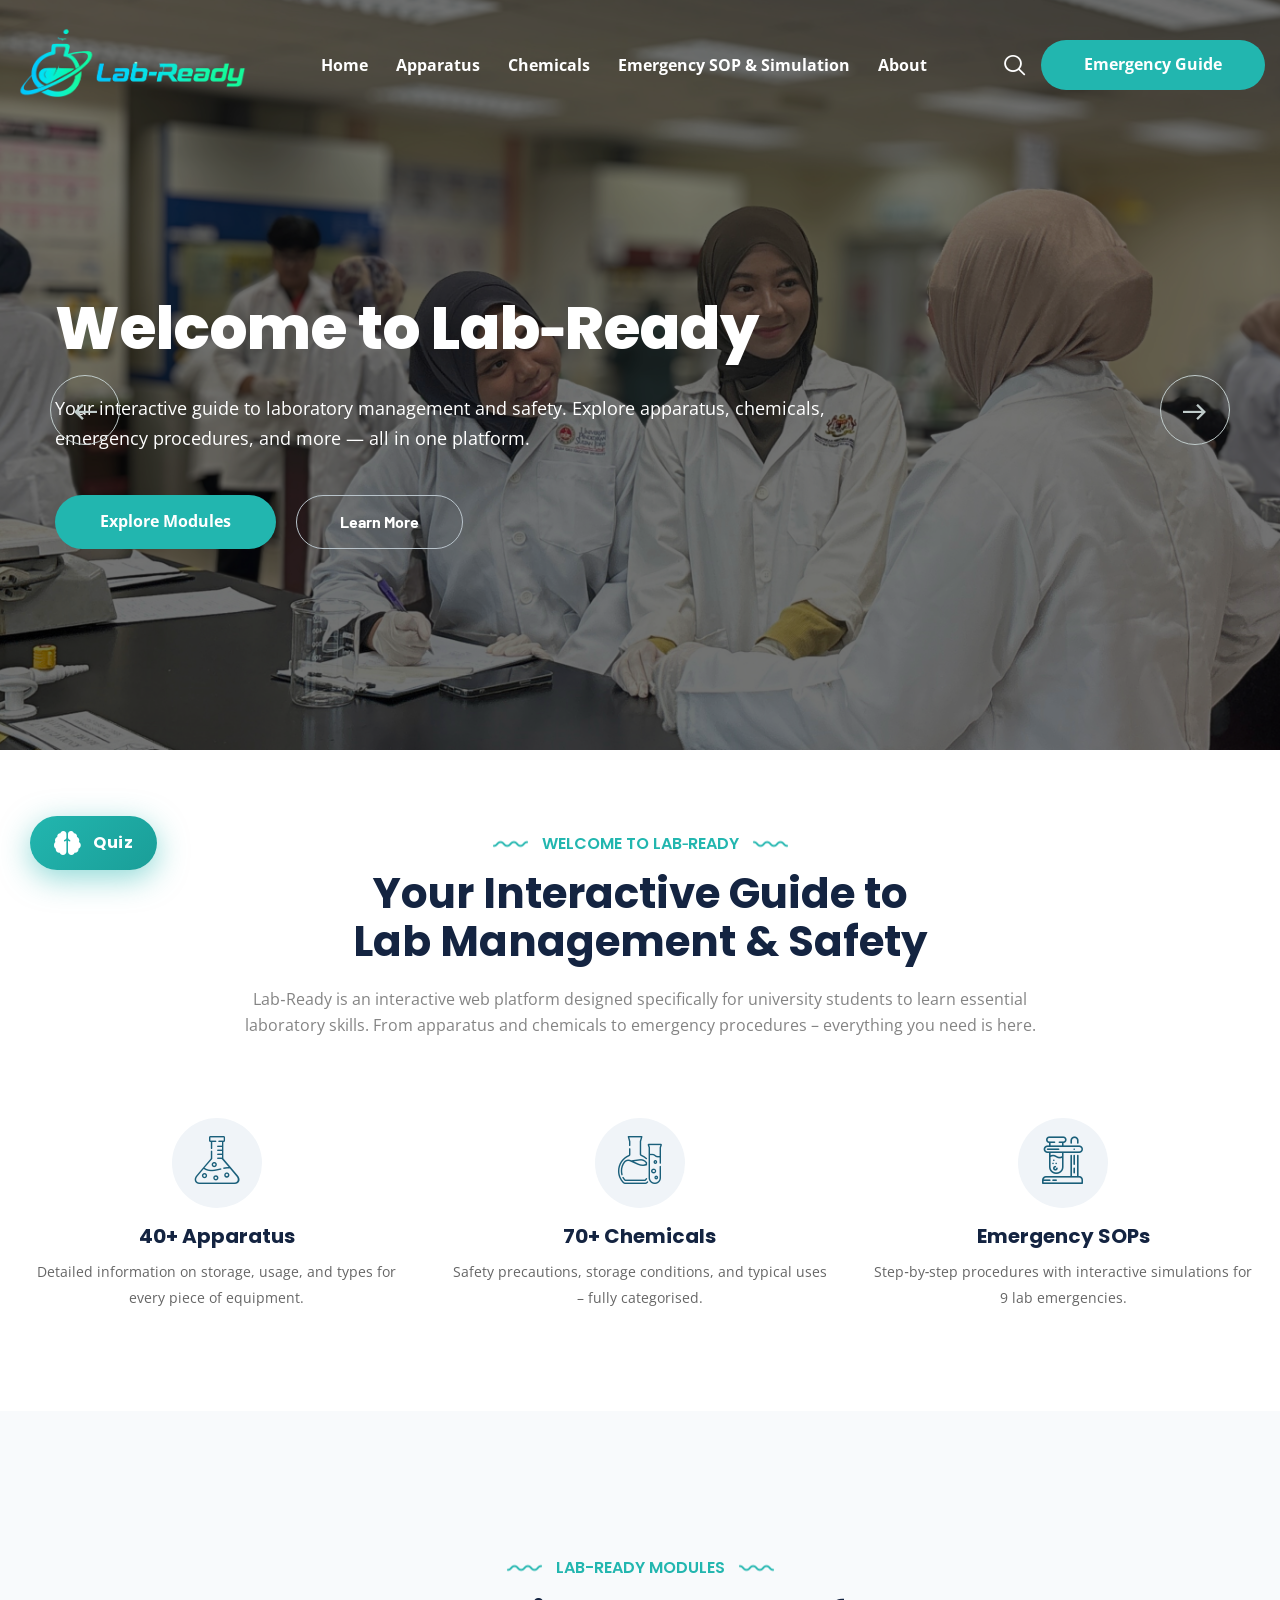
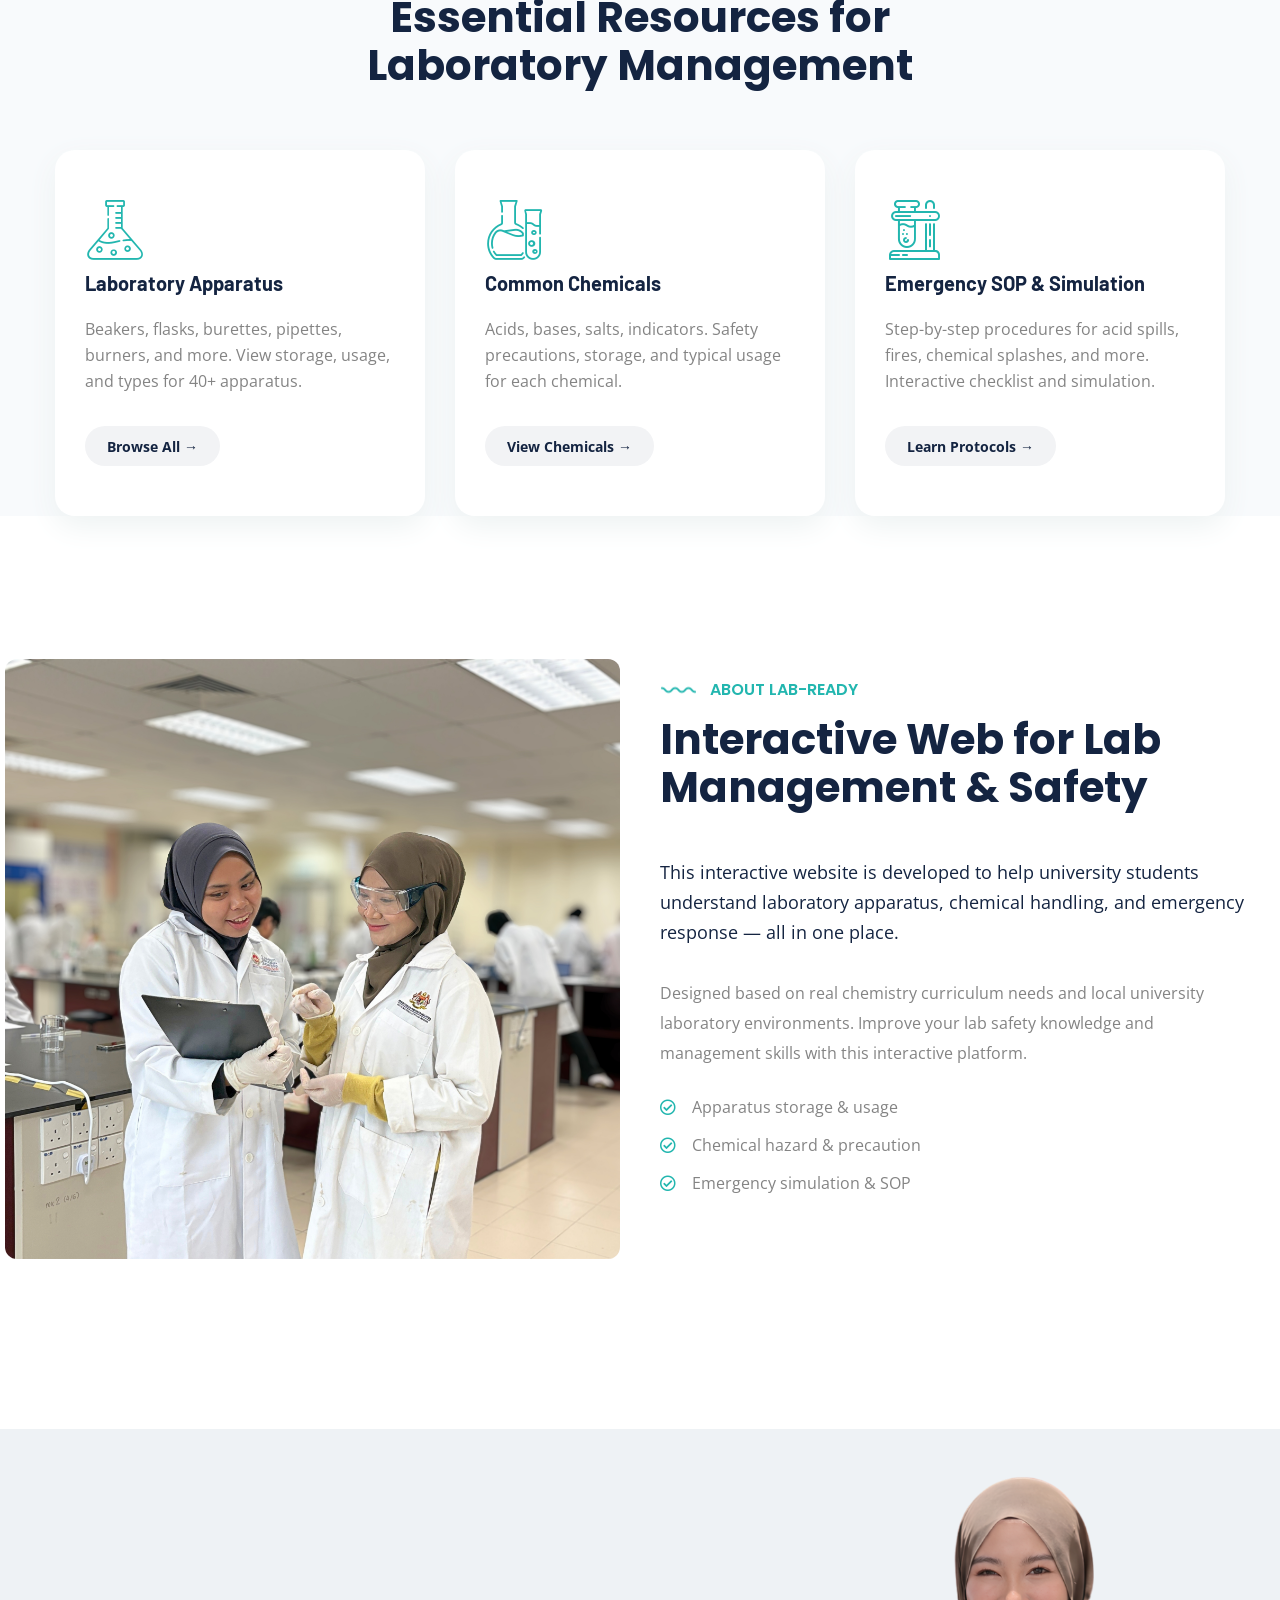
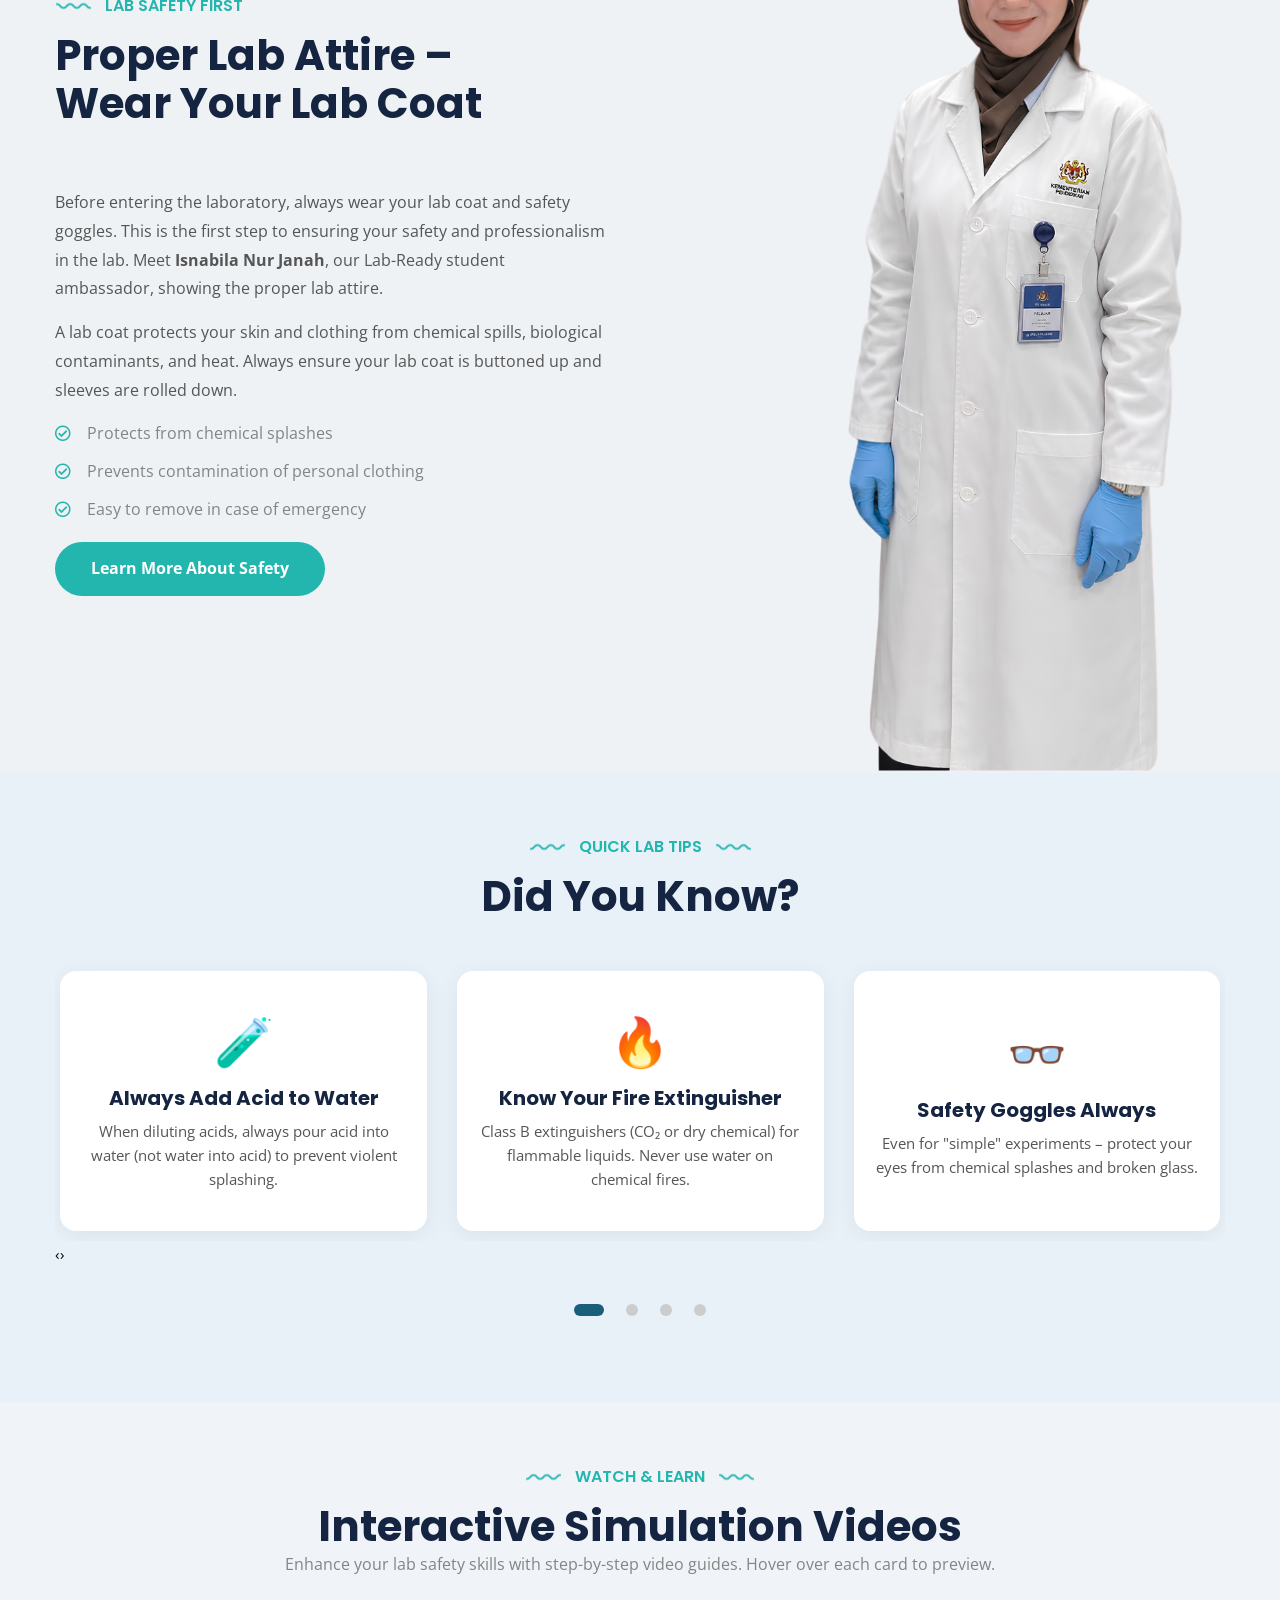
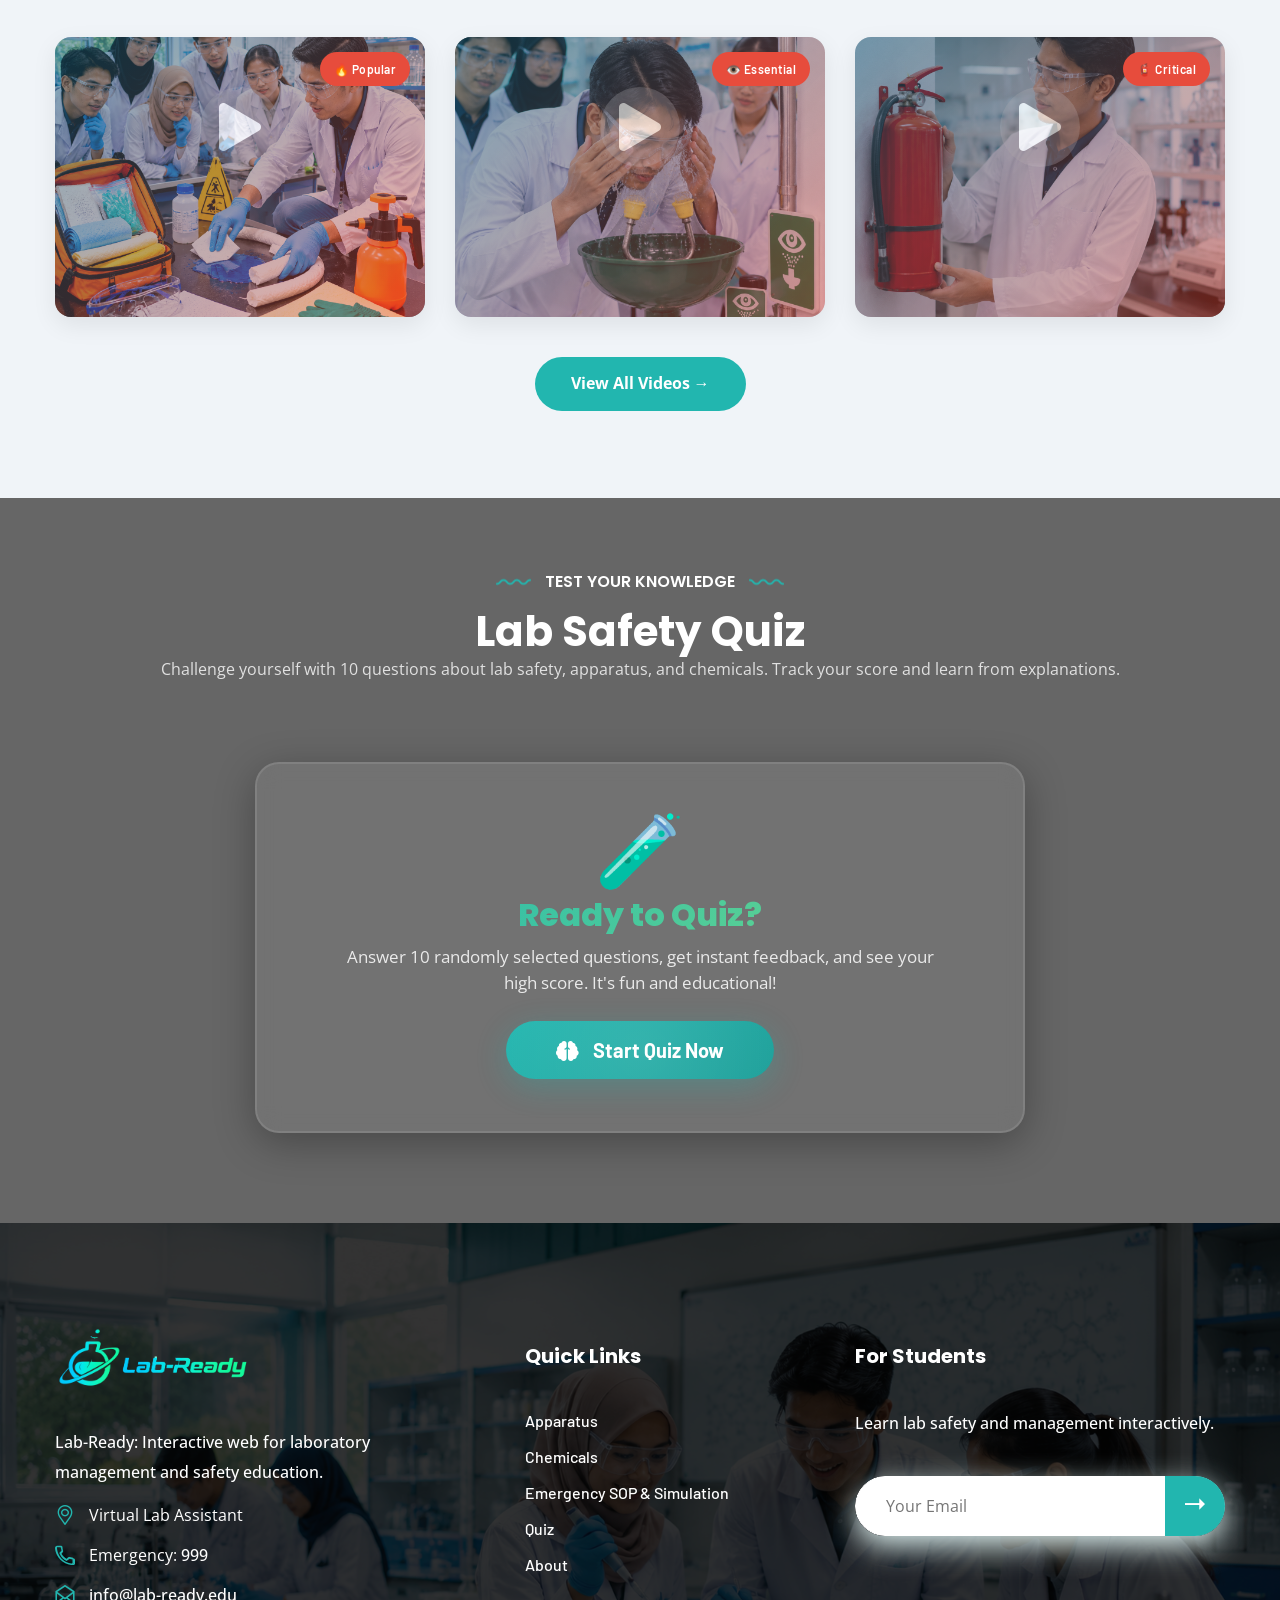
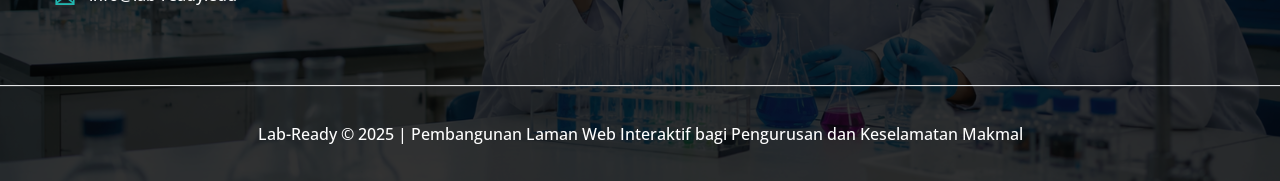
<file: Laborex Pack/Laborex/index.html>
<!DOCTYPE html>
<html lang="en">
<head>
<meta charset="utf-8">
<meta http-equiv="X-UA-Compatible" content="IE=edge">
<meta name="viewport" content="width=device-width, initial-scale=1.0, maximum-scale=1.0, user-scalable=0">
<title>Lab-Ready | Interactive Lab Management & Safety</title>

<!-- Fav Icon -->
<link rel="icon" href="assets/images/favicon.ico" type="image/x-icon">

<!-- Google Fonts -->
<link href="https://fonts.googleapis.com/css2?family=Barlow:ital,wght@0,300;0,400;0,500;0,600;0,700;0,800;0,900;1,300;1,400;1,500;1,600;1,700;1,800;1,900&display=swap" rel="stylesheet">
<link href="https://fonts.googleapis.com/css2?family=Open+Sans:ital,wght@0,300;0,400;0,600;0,700;0,800;1,300;1,400;1,600;1,700;1,800&display=swap" rel="stylesheet">
<link href="https://fonts.googleapis.com/css2?family=Poppins:wght@400;500;600;700;800;900&display=swap" rel="stylesheet">

<!-- Stylesheets -->
<link href="assets/css/font-awesome-all.css" rel="stylesheet">
<link href="assets/css/flaticon.css" rel="stylesheet">
<link href="assets/css/owl.css" rel="stylesheet">
<link href="assets/css/bootstrap.css" rel="stylesheet">
<link href="assets/css/jquery.fancybox.min.css" rel="stylesheet">
<link href="assets/css/animate.css" rel="stylesheet">
<link href="assets/css/color.css" rel="stylesheet">
<link href="assets/css/style.css" rel="stylesheet">
<link href="assets/css/responsive.css" rel="stylesheet">

<style>
/* ====== Override fonts for chemistry theme ====== */
h1, h2, h3, h4, h5, h6,
.sec-title h2,
.banner-section .content-box h2,
.page-title .title h1,
.quiz-promo-card h3,
.floating-quiz-btn .btn-text {
    font-family: 'Poppins', 'Barlow', sans-serif !important;
    font-weight: 700;
}
body, p, li, .btn, .theme-btn-one, .theme-btn-two {
    font-family: 'Inter', 'Open Sans', sans-serif;
}

/* ====== Base & existing styles ====== */
.btn-page-link {
    transition: all 0.3s ease;
}
.btn-page-link:hover {
    transform: translateY(-3px);
}
.service-block-one .inner-box {
    transition: transform 0.3s ease, box-shadow 0.3s ease;
}
.service-block-one .inner-box:hover {
    transform: translateY(-8px);
    box-shadow: 0 15px 30px rgba(0,0,0,0.1);
}
.loader-wrap {
    display: none;
}

/* ====== Banner ====== */
.banner-carousel .slide-item {
    position: relative;
    overflow: hidden;
}
.banner-carousel .slide-item .bg-img {
    position: absolute;
    top: 0;
    left: 0;
    width: 100%;
    height: 100%;
    background-size: cover;
    background-position: center;
    transition: transform 10s ease-in;
    transform: scale(1);
    z-index: 0;
}
.banner-carousel .active .slide-item .bg-img {
    transform: scale(1.4);
}
.banner-carousel .slide-item .auto-container {
    position: relative;
    z-index: 2;
}
.banner-carousel .slide-item:before {
    content: '';
    position: absolute;
    top: 0;
    left: 0;
    width: 100%;
    height: 100%;
    background: rgba(0,0,0,0.6);
    z-index: 1;
}
.banner-section.style-four.style-five {
    padding: 0 !important;
    position: relative;
    overflow: hidden;
}
.banner-section .banner-carousel .slide-item {
    min-height: 750px;
    display: flex;
    align-items: center;
}
.banner-section .banner-carousel .slide-item .bg-img {
    position: absolute;
    top: 0;
    left: 0;
    width: 100%;
    height: 100%;
    background-size: cover;
    background-position: center;
    z-index: 0;
}
.banner-section .banner-carousel .slide-item:before {
    content: '';
    position: absolute;
    top: 0;
    left: 0;
    width: 100%;
    height: 100%;
    background: rgba(0,0,0,0.55);
    z-index: 1;
}
.banner-section .banner-carousel .auto-container {
    position: relative;
    z-index: 2;
}
.banner-section.style-five .image-box {
    padding: 0 !important;
    margin: 0 !important;
}
.banner-section.style-five .image-box .image {
    z-index: auto;
}
.banner-section.style-five .image-box .image:before,
.banner-section.style-five .image-box .admin-box,
.banner-section.style-five .pattern-layer {
    display: none !important;
}

/* ====== Section Backgrounds ====== */
.bg-white {
    background: #ffffff;
}
.bg-light-gray {
    background: #f8fafc;
}
.bg-mid-gray {
    background: #eef2f5;
}
.bg-soft-blue {
    background: #f0f4f8;
}
.bg-lighter-blue {
    background: #e8f0f8;
}

/* ====== Introduction ====== */
.intro-feature-item {
    text-align: center;
    padding: 20px;
    transition: all 0.3s ease;
}
.intro-feature-item:hover {
    transform: translateY(-5px);
}
.intro-feature-icon {
    font-size: 48px;
    margin-bottom: 15px;
    display: inline-block;
    background: #f0f4f8;
    width: 90px;
    height: 90px;
    line-height: 90px;
    border-radius: 50%;
    color: #1a5f7a;
    transition: 0.3s;
}
.intro-feature-item:hover .intro-feature-icon {
    background: #1a5f7a;
    color: #fff;
}
.intro-feature-item h4 {
    font-size: 20px;
    margin-bottom: 10px;
}
.intro-feature-item p {
    font-size: 14px;
    color: #666;
}

/* ====== About Section – Fixed Height Columns with Gap ====== */
.about-style-two .auto-container {
    max-width: 1320px;
    padding: 0 20px;
}

.about-fixed-row {
    display: flex;
    align-items: stretch;
    height: 600px;
    gap: 40px;
}
@media (max-width: 991px) {
    .about-fixed-row {
        height: auto;
        flex-direction: column;
        gap: 30px;
    }
}

.about-fixed-row .image-column,
.about-fixed-row .content-column {
    flex: 0 0 calc(50% - 20px);
    max-width: calc(50% - 20px);
    height: 100%;
    overflow: hidden;
}
@media (max-width: 991px) {
    .about-fixed-row .image-column,
    .about-fixed-row .content-column {
        flex: 0 0 100%;
        max-width: 100%;
        height: auto;
    }
}

.about-image-wrapper {
    width: 100%;
    height: 100%;
    overflow: hidden;
    border-radius: 12px;
    position: relative;
}
.about-image-wrapper img {
    width: 100%;
    height: 100%;
    object-fit: cover;
    display: block;
    transition: transform 0.6s cubic-bezier(0.25, 0.46, 0.45, 0.94);
}
.about-image-wrapper:hover img {
    transform: scale(1.08);
}
@media (max-width: 991px) {
    .about-image-wrapper {
        height: 300px;
    }
}

.about-content-wrapper {
    display: flex;
    align-items: center;
    height: 100%;
    padding: 20px 0;
}
@media (max-width: 991px) {
    .about-content-wrapper {
        height: auto;
        padding: 20px 0;
    }
}
.about-content-wrapper .content-box {
    padding-right: 20px;
}
@media (max-width: 991px) {
    .about-content-wrapper .content-box {
        padding-right: 0;
    }
}

/* ====== LAB ATTIRE – Gambar di Kanan (Foreground) ====== */
.lab-attire-section .auto-container {
    position: relative;
    overflow: visible;
}
.lab-attire-section .attire-foreground-image {
    position: absolute;
    right: -5%;
    top: 45%;
    transform: translateY(-50%);
    width: 600px;
    z-index: 10;
    pointer-events: none;
}
.lab-attire-section .attire-foreground-image img {
    display: block;
    width: 100%;
    height: auto;
}
.lab-attire-section .attire-content {
    padding: 20px 20px 20px 0;
}
.lab-attire-section .attire-desc {
    font-size: 16px;
    line-height: 1.8;
    color: #555;
    margin-bottom: 15px;
}
@media (max-width: 991px) {
    .lab-attire-section .attire-foreground-image {
        position: relative;
        right: auto;
        top: auto;
        transform: none;
        width: 60%;
        margin: 0 auto 30px;
        pointer-events: auto;
    }
    .lab-attire-section .row {
        flex-direction: column-reverse;
    }
    .lab-attire-section .attire-content {
        padding: 0;
    }
}
@media (max-width: 576px) {
    .lab-attire-section .attire-foreground-image {
        width: 80%;
    }
}
@media (max-width: 400px) {
    .lab-attire-section .attire-foreground-image {
        width: 90%;
    }
}

/* ====== Quick Tips – Auto-scroll Carousel ====== */
.quick-tips-carousel {
    padding: 60px 0 80px;
}
.quick-tips-carousel .sec-title {
    margin-bottom: 40px;
}
.quick-tips-carousel-owl .slider-tip-item {
    padding: 10px 5px;
}
.quick-tips-carousel-owl .slider-tip-item .inner-box {
    padding: 30px 20px;
    min-height: 260px;
    background: #fff;
    border-radius: 16px;
    box-shadow: 0 5px 25px rgba(0,0,0,0.06);
    transition: transform 0.35s cubic-bezier(0.25, 0.46, 0.45, 0.94),
                box-shadow 0.35s ease;
    display: flex;
    flex-direction: column;
    justify-content: center;
    text-align: center;
    height: 100%;
}
.quick-tips-carousel-owl .slider-tip-item .inner-box .icon-box {
    font-size: 48px;
    display: block;
    margin-bottom: 18px;
    line-height: 1.2;
    transition: transform 0.3s ease;
}
.quick-tips-carousel-owl .slider-tip-item .inner-box h4 {
    font-size: 20px;
    font-weight: 700;
    margin-bottom: 8px;
}
.quick-tips-carousel-owl .slider-tip-item .inner-box p {
    font-size: 15px;
    line-height: 1.6;
    margin-bottom: 0;
    color: #555;
}
.quick-tips-carousel-owl .slider-tip-item .inner-box:hover {
    transform: scale(1.05) translateY(-4px);
    box-shadow: 0 20px 40px rgba(0,0,0,0.12);
    z-index: 10;
}
.quick-tips-carousel-owl .slider-tip-item .inner-box:hover .icon-box {
    transform: scale(1.1);
}
.quick-tips-carousel-owl .owl-dots {
    margin-top: 30px;
    text-align: center;
}
.quick-tips-carousel-owl .owl-dots .owl-dot {
    display: inline-block;
    margin: 0 6px;
}
.quick-tips-carousel-owl .owl-dots .owl-dot span {
    width: 12px;
    height: 12px;
    border-radius: 50%;
    background: #ccc;
    display: block;
    transition: 0.3s;
}
.quick-tips-carousel-owl .owl-dots .owl-dot.active span {
    background: #1a5f7a;
    width: 30px;
    border-radius: 30px;
}

@media (max-width: 768px) {
    .quick-tips-carousel-owl .slider-tip-item .inner-box {
        padding: 25px 16px;
        min-height: 230px;
    }
    .quick-tips-carousel-owl .slider-tip-item .inner-box .icon-box {
        font-size: 40px;
    }
    .quick-tips-carousel-owl .slider-tip-item .inner-box h4 {
        font-size: 18px;
    }
    .quick-tips-carousel-owl .slider-tip-item .inner-box p {
        font-size: 14px;
    }
}
@media (max-width: 480px) {
    .quick-tips-carousel-owl .slider-tip-item .inner-box {
        padding: 20px 14px;
        min-height: 200px;
    }
}

/* ================================================================ */
/* ====== VIDEO CARDS – HOVER EFFECT ====== */
.video-showcase-section {
    padding: 60px 0 80px;
    background: #f0f4f8;
}
.video-card-grid {
    display: grid;
    grid-template-columns: repeat(3, 1fr);
    gap: 30px;
    margin-top: 30px;
}
@media (max-width: 992px) {
    .video-card-grid {
        grid-template-columns: repeat(2, 1fr);
    }
}
@media (max-width: 576px) {
    .video-card-grid {
        grid-template-columns: 1fr;
    }
}
.video-card {
    position: relative;
    border-radius: 16px;
    overflow: hidden;
    box-shadow: 0 8px 25px rgba(0,0,0,0.08);
    transition: transform 0.4s cubic-bezier(0.25, 0.46, 0.45, 0.94),
                box-shadow 0.4s ease;
    background: #fff;
    height: 280px;
    background-size: cover;
    background-position: center;
    cursor: pointer;
    text-decoration: none;
    display: block;
}
.video-card:hover {
    transform: translateY(-12px) scale(1.02);
    box-shadow: 0 20px 45px rgba(0,0,0,0.15);
}
.video-card .card-overlay {
    position: absolute;
    top: 0;
    left: 0;
    width: 100%;
    height: 100%;
    background: linear-gradient(135deg, rgba(26, 95, 122, 0.75), rgba(231, 76, 60, 0.65));
    opacity: 0.7;
    transition: opacity 0.4s ease;
    display: flex;
    flex-direction: column;
    align-items: center;
    justify-content: center;
    padding: 20px;
    text-align: center;
    color: #fff;
}
.video-card:hover .card-overlay {
    opacity: 0.95;
}
.video-card .play-icon {
    font-size: 48px;
    color: #fff;
    background: rgba(255,255,255,0.2);
    width: 80px;
    height: 80px;
    border-radius: 50%;
    display: flex;
    align-items: center;
    justify-content: center;
    transition: 0.4s;
    backdrop-filter: blur(4px);
    margin-bottom: 15px;
}
.video-card:hover .play-icon {
    transform: scale(1.15);
    background: rgba(231, 76, 60, 0.9);
}
.video-card .card-title {
    font-size: 22px;
    font-weight: 700;
    margin-bottom: 6px;
    transform: translateY(10px);
    transition: 0.4s;
    opacity: 0;
}
.video-card .card-desc {
    font-size: 14px;
    opacity: 0;
    transform: translateY(15px);
    transition: 0.4s 0.1s;
    max-width: 90%;
}
.video-card:hover .card-title,
.video-card:hover .card-desc {
    opacity: 1;
    transform: translateY(0);
}
.video-card .card-tag {
    position: absolute;
    top: 15px;
    right: 15px;
    background: #e74c3c;
    color: #fff;
    padding: 4px 14px;
    border-radius: 30px;
    font-size: 12px;
    font-weight: 600;
    z-index: 2;
    letter-spacing: 0.5px;
}

/* ================================================================ */
/* ====== QUIZ SECTION – Video Background ====== */
.quiz-promo-section {
    position: relative;
    overflow: hidden;
    padding: 70px 0 90px;
    color: #fff;
}
.quiz-promo-section .video-bg {
    position: absolute;
    inset: 0;
    z-index: 0;
    overflow: hidden;
}
.quiz-promo-section .video-bg video {
    position: absolute;
    top: 50%;
    left: 50%;
    transform: translate(-50%, -50%);
    min-width: 100%;
    min-height: 100%;
    width: auto;
    height: auto;
    object-fit: cover;
}
.quiz-promo-section .overlay {
    position: absolute;
    inset: 0;
    background: rgba(0, 0, 0, 0.6);
    z-index: 1;
}
.quiz-promo-section .auto-container {
    position: relative;
    z-index: 2;
}
.quiz-promo-section .sec-title h6,
.quiz-promo-section .sec-title h2 {
    color: #fff;
}
.quiz-promo-section .sec-title p {
    color: rgba(255,255,255,0.8);
}
.quiz-promo-card {
    background: rgba(255,255,255,0.08);
    backdrop-filter: blur(12px);
    border: 2px solid rgba(255,255,255,0.1);
    border-radius: 24px;
    padding: 45px 35px;
    text-align: center;
    transition: all 0.5s cubic-bezier(0.25, 0.46, 0.45, 0.94);
    margin-top: 20px;
    box-shadow: 0 10px 40px rgba(0,0,0,0.3);
}
.quiz-promo-card:hover {
    transform: translateY(-8px) scale(1.01);
    border-color: rgba(34, 182, 175, 0.5);
    box-shadow: 0 20px 60px rgba(34,182,175,0.2);
    background: rgba(255,255,255,0.12);
}
.quiz-promo-card .icon-big {
    font-size: 72px;
    margin-bottom: 15px;
    display: inline-block;
    animation: pulseIcon 3s infinite ease-in-out;
}
@keyframes pulseIcon {
    0%, 100% { transform: scale(1); }
    50% { transform: scale(1.1); }
}
.quiz-promo-card h3 {
    font-size: 32px;
    font-weight: 800;
    margin-bottom: 10px;
    background: linear-gradient(135deg, #22b6af, #6fda8a);
    -webkit-background-clip: text;
    -webkit-text-fill-color: transparent;
    background-clip: text;
}
.quiz-promo-card p {
    font-size: 17px;
    color: rgba(255,255,255,0.85);
    max-width: 600px;
    margin: 0 auto 25px;
}
.btn-quiz-cta {
    background: linear-gradient(135deg, #22b6af, #1a9e98);
    color: #fff;
    padding: 16px 50px;
    border-radius: 60px;
    font-weight: 700;
    font-size: 20px;
    border: none;
    transition: all 0.4s cubic-bezier(0.25, 0.46, 0.45, 0.94);
    display: inline-block;
    text-decoration: none;
    box-shadow: 0 8px 30px rgba(34,182,175,0.3);
    position: relative;
    overflow: hidden;
}
.btn-quiz-cta::after {
    content: '';
    position: absolute;
    top: -50%;
    left: -50%;
    width: 200%;
    height: 200%;
    background: radial-gradient(circle, rgba(255,255,255,0.1) 0%, transparent 70%);
    animation: shimmer 4s infinite linear;
}
@keyframes shimmer {
    0% { transform: translateX(-100%) rotate(45deg); }
    100% { transform: translateX(100%) rotate(45deg); }
}
.btn-quiz-cta:hover {
    transform: scale(1.05);
    box-shadow: 0 12px 45px rgba(34,182,175,0.5);
    color: #fff;
}
.btn-quiz-cta i {
    margin-right: 10px;
}

/* ================================================================ */
/* ====== FLOATING QUIZ BUTTON – BOTTOM LEFT ====== */
.floating-quiz-btn {
    position: fixed;
    bottom: 30px;
    left: 30px;
    z-index: 999;
    background: linear-gradient(135deg, #22b6af, #1a9e98);
    color: #fff;
    padding: 14px 24px;
    border-radius: 60px;
    display: flex;
    align-items: center;
    gap: 12px;
    box-shadow: 0 8px 30px rgba(34,182,175,0.5);
    text-decoration: none;
    transition: all 0.3s cubic-bezier(0.25, 0.46, 0.45, 0.94);
    animation: pulse-glow 2.5s infinite;
    font-weight: 600;
    font-size: 16px;
}
.floating-quiz-btn i {
    font-size: 24px;
}
.floating-quiz-btn .btn-text {
    font-family: 'Poppins', sans-serif;
    font-weight: 700;
    letter-spacing: 0.5px;
}
.floating-quiz-btn:hover {
    transform: scale(1.08);
    background: linear-gradient(135deg, #1a9e98, #0f7a75);
    box-shadow: 0 12px 45px rgba(34,182,175,0.7);
    color: #fff;
}
@keyframes pulse-glow {
    0% { box-shadow: 0 0 0 0 rgba(34,182,175,0.5); }
    70% { box-shadow: 0 0 0 20px rgba(34,182,175,0); }
    100% { box-shadow: 0 0 0 0 rgba(34,182,175,0); }
}
@media (max-width: 576px) {
    .floating-quiz-btn {
        padding: 12px 18px;
        font-size: 14px;
        bottom: 16px;
        left: 16px;
    }
    .floating-quiz-btn i {
        font-size: 20px;
    }
}

/* ================================================================ */
/* ====== FOOTER – Background Image + Overlay ====== */
.main-footer.footer-with-bg {
    background-image: url('assets/images/local/local-2.png');
    background-size: cover;
    background-position: center;
    position: relative;
    background-color: transparent !important;
}
.main-footer.footer-with-bg::before {
    content: '';
    position: absolute;
    inset: 0;
    background: rgba(0, 0, 0, 0.8);
    z-index: 0;
}
.main-footer.footer-with-bg .footer-top,
.main-footer.footer-with-bg .footer-bottom {
    position: relative;
    z-index: 1;
}
.main-footer.footer-with-bg .footer-widget .text p,
.main-footer.footer-with-bg .footer-widget .text ul.info li,
.main-footer.footer-with-bg .footer-widget .text ul.info li a,
.main-footer.footer-with-bg .widget-title h4,
.main-footer.footer-with-bg .links-list li a,
.main-footer.footer-with-bg .subscribe-widget p,
.main-footer.footer-with-bg .copyright p {
    color: #fff;
}
.main-footer.footer-with-bg .footer-widget .text ul.info li i {
    color: #22b6af;
}
.main-footer.footer-with-bg .footer-bottom {
    border-top: 1px solid rgba(255,255,255,0.1);
}

/* ================================================================ */
/* ====== SEARCH OVERLAY ====== */
.search-overlay {
    position: fixed;
    top: 0;
    left: 0;
    width: 100%;
    height: 100%;
    background: rgba(0, 0, 0, 0.85);
    backdrop-filter: blur(12px);
    z-index: 1000;
    display: none;
    align-items: flex-start;
    justify-content: center;
    padding-top: 100px;
    animation: fadeIn 0.3s ease;
}
.search-overlay.active {
    display: flex;
}
.search-overlay .search-container {
    width: 100%;
    max-width: 720px;
    padding: 0 20px;
}
.search-overlay .search-input-wrap {
    position: relative;
    margin-bottom: 30px;
}
.search-overlay .search-input-wrap i {
    position: absolute;
    left: 20px;
    top: 50%;
    transform: translateY(-50%);
    color: rgba(255,255,255,0.4);
    font-size: 20px;
}
.search-overlay .search-input-wrap input {
    width: 100%;
    padding: 18px 20px 18px 55px;
    border: 2px solid rgba(255,255,255,0.1);
    border-radius: 60px;
    background: rgba(255,255,255,0.06);
    color: #fff;
    font-size: 18px;
    font-weight: 500;
    outline: none;
    transition: 0.3s;
    font-family: 'Inter', sans-serif;
}
.search-overlay .search-input-wrap input::placeholder {
    color: rgba(255,255,255,0.35);
}
.search-overlay .search-input-wrap input:focus {
    border-color: rgba(34, 182, 175, 0.5);
    background: rgba(255,255,255,0.08);
}
.search-overlay .search-input-wrap .clear-btn {
    position: absolute;
    right: 20px;
    top: 50%;
    transform: translateY(-50%);
    background: none;
    border: none;
    color: rgba(255,255,255,0.3);
    font-size: 18px;
    cursor: pointer;
    display: none;
    transition: 0.2s;
}
.search-overlay .search-input-wrap .clear-btn:hover {
    color: #fff;
}
.search-overlay .search-input-wrap .clear-btn.show {
    display: block;
}
.search-overlay .search-results {
    max-height: 55vh;
    overflow-y: auto;
    margin-top: 10px;
}
.search-overlay .search-results::-webkit-scrollbar {
    width: 4px;
}
.search-overlay .search-results::-webkit-scrollbar-track {
    background: rgba(255,255,255,0.05);
    border-radius: 10px;
}
.search-overlay .search-results::-webkit-scrollbar-thumb {
    background: rgba(34, 182, 175, 0.4);
    border-radius: 10px;
}
.search-overlay .result-item {
    display: flex;
    align-items: center;
    gap: 16px;
    padding: 14px 20px;
    border-radius: 12px;
    background: rgba(255,255,255,0.03);
    cursor: pointer;
    transition: 0.2s;
    margin-bottom: 4px;
    text-decoration: none;
    color: #fff;
}
.search-overlay .result-item:hover {
    background: rgba(255,255,255,0.08);
    transform: translateX(4px);
}
.search-overlay .result-item .result-icon {
    width: 40px;
    height: 40px;
    display: flex;
    align-items: center;
    justify-content: center;
    background: rgba(34, 182, 175, 0.15);
    border-radius: 10px;
    color: #22b6af;
    font-size: 18px;
    flex-shrink: 0;
}
.search-overlay .result-item .result-info {
    flex: 1;
    min-width: 0;
}
.search-overlay .result-item .result-info .result-title {
    font-size: 15px;
    font-weight: 600;
    color: #fff;
    margin-bottom: 2px;
}
.search-overlay .result-item .result-info .result-desc {
    font-size: 13px;
    color: rgba(255,255,255,0.5);
    white-space: nowrap;
    overflow: hidden;
    text-overflow: ellipsis;
}
.search-overlay .result-item .result-info .result-category {
    font-size: 11px;
    color: rgba(255,255,255,0.3);
    background: rgba(255,255,255,0.06);
    padding: 2px 10px;
    border-radius: 20px;
    display: inline-block;
    margin-top: 2px;
}
.search-overlay .no-results {
    text-align: center;
    color: rgba(255,255,255,0.4);
    font-size: 16px;
    padding: 40px 0;
}
.search-overlay .search-hint {
    text-align: center;
    color: rgba(255,255,255,0.2);
    font-size: 13px;
    margin-top: 20px;
    letter-spacing: 0.5px;
}
.search-overlay .close-search-btn {
    position: absolute;
    top: 30px;
    right: 40px;
    background: none;
    border: none;
    color: rgba(255,255,255,0.5);
    font-size: 28px;
    cursor: pointer;
    transition: 0.2s;
}
.search-overlay .close-search-btn:hover {
    color: #fff;
    transform: rotate(90deg);
}

/* ===== MOST SEARCHED / POPULAR SUGGESTIONS ===== */
.search-suggestions {
    display: grid;
    grid-template-columns: repeat(5, 1fr);
    gap: 12px;
    margin-top: 16px;
}
.search-suggestions .suggestion-card {
    background: rgba(255,255,255,0.05);
    border: 1px solid rgba(255,255,255,0.06);
    border-radius: 12px;
    padding: 16px 12px;
    text-align: center;
    cursor: pointer;
    transition: all 0.3s ease;
    text-decoration: none;
    color: #fff;
}
.search-suggestions .suggestion-card:hover {
    background: rgba(34, 182, 175, 0.15);
    border-color: rgba(34, 182, 175, 0.3);
    transform: translateY(-4px);
    box-shadow: 0 8px 30px rgba(34, 182, 175, 0.1);
}
.search-suggestions .suggestion-card .suggestion-icon {
    font-size: 28px;
    display: block;
    margin-bottom: 8px;
    opacity: 0.7;
}
.search-suggestions .suggestion-card .suggestion-label {
    font-size: 13px;
    font-weight: 600;
    color: rgba(255,255,255,0.8);
}
.search-suggestions .suggestion-card .suggestion-desc {
    font-size: 11px;
    color: rgba(255,255,255,0.35);
    margin-top: 4px;
}
.search-suggestions .suggestion-card .suggestion-badge {
    display: inline-block;
    background: rgba(231, 76, 60, 0.2);
    color: #e74c3c;
    font-size: 9px;
    font-weight: 700;
    padding: 1px 8px;
    border-radius: 20px;
    margin-top: 6px;
    text-transform: uppercase;
    letter-spacing: 0.5px;
}
@media (max-width: 768px) {
    .search-suggestions {
        grid-template-columns: repeat(3, 1fr);
    }
}
@media (max-width: 480px) {
    .search-suggestions {
        grid-template-columns: repeat(2, 1fr);
    }
    .search-suggestions .suggestion-card {
        padding: 12px 8px;
    }
    .search-suggestions .suggestion-card .suggestion-icon {
        font-size: 22px;
    }
}
@media (max-width: 576px) {
    .search-overlay {
        padding-top: 60px;
    }
    .search-overlay .close-search-btn {
        top: 16px;
        right: 20px;
        font-size: 22px;
    }
    .search-overlay .search-input-wrap input {
        padding: 14px 16px 14px 48px;
        font-size: 16px;
    }
}
</style>
</head>
<body>

<div class="boxed_wrapper">

    <!-- preloader -->
    <div class="loader-wrap">
        <div class="preloader">
            <div class="preloader-close">Preloader Close</div>
            <div id="handle-preloader" class="handle-preloader">
                <div class="animation-preloader">
                    <div class="spinner"></div>
                    <div class="txt-loading">
                        <span data-text-preloader="L" class="letters-loading">L</span>
                        <span data-text-preloader="a" class="letters-loading">a</span>
                        <span data-text-preloader="b" class="letters-loading">b</span>
                        <span data-text-preloader="-" class="letters-loading">-</span>
                        <span data-text-preloader="R" class="letters-loading">R</span>
                        <span data-text-preloader="e" class="letters-loading">e</span>
                        <span data-text-preloader="a" class="letters-loading">a</span>
                        <span data-text-preloader="d" class="letters-loading">d</span>
                        <span data-text-preloader="y" class="letters-loading">y</span>
                    </div>
                </div>  
            </div>
        </div>
    </div>
    <!-- preloader end -->

    <!-- ===== SEARCH OVERLAY ===== -->
    <div class="search-overlay" id="searchOverlay">
        <button class="close-search-btn" id="closeSearchBtn"><i class="fas fa-times"></i></button>
        <div class="search-container">
            <div class="search-input-wrap">
                <i class="fas fa-search"></i>
                <input type="text" id="searchInput" placeholder="Search apparatus, chemicals, emergencies..." autofocus>
                <button class="clear-btn" id="clearSearchBtn"><i class="fas fa-times-circle"></i></button>
            </div>
            <div class="search-results" id="searchResults">
                <!-- Popular Suggestions will be shown here by default -->
            </div>
        </div>
    </div>

    <!-- search-popup (old – hidden) -->
    <div id="search-popup" class="search-popup" style="display:none;">
        <div class="close-search"><span>x</span></div>
        <div class="popup-inner">
            <div class="overlay-layer"></div>
            <div class="search-form">
                <form method="post" action="#">
                    <div class="form-group">
                        <fieldset>
                            <input type="search" class="form-control" name="search-input" value="" placeholder="Search apparatus, chemicals..." required>
                            <input type="submit" value="Search Now!" class="theme-btn style-four">
                        </fieldset>
                    </div>
                </form>
            </div>
        </div>
    </div>

    <!-- main header -->
    <header class="main-header style-four style-five">
        <div class="header-lower">
            <div class="outer-box">
                <div class="logo-box">
                    <figure class="logo"><a href="index.html"><img src="assets/images/lab-ready3.png" alt="Lab-Ready"></a></figure>
                </div>
                <div class="menu-area clearfix">
                    <div class="mobile-nav-toggler">
                        <i class="icon-bar"></i>
                        <i class="icon-bar"></i>
                        <i class="icon-bar"></i>
                    </div>
                    <nav class="main-menu navbar-expand-md navbar-light">
                        <div class="collapse navbar-collapse show clearfix" id="navbarSupportedContent">
                            <ul class="navigation scroll-nav clearfix">
                                <li class="current"><a href="index.html">Home</a></li>
                                <li><a href="apparatus.html">Apparatus</a></li>
                                <li><a href="chemicals.html">Chemicals</a></li>
                                <li><a href="emergency.html">Emergency SOP & Simulation</a></li>
                                <li><a href="#about">About</a></li>
                            </ul>
                        </div>
                    </nav>
                </div>
                <ul class="menu-right-content clearfix">
                    <li class="search-btn">
                        <button type="button" class="search-toggler" id="searchToggler"><i class="icon-1"></i></button>
                    </li>
                    <li class="btn-box">
                        <a href="emergency.html" class="theme-btn-one">Emergency Guide</a>
                    </li>
                </ul>
            </div>
        </div>
        <div class="sticky-header">
            <div class="auto-container">
                <div class="outer-box clearfix">
                    <div class="menu-area pull-left">
                        <nav class="main-menu clearfix"></nav>
                    </div>
                    <ul class="menu-right-content pull-right clearfix">
                        <li class="search-btn"><button type="button" class="search-toggler" id="searchTogglerSticky"><i class="icon-1"></i></button></li>
                        <li class="btn-box"><a href="emergency.html" class="theme-btn-one">Emergency Guide</a></li>
                    </ul>
                </div>
            </div>
        </div>
    </header>

    <!-- Mobile Menu -->
    <div class="mobile-menu">
        <div class="menu-backdrop"></div>
        <div class="close-btn"><i class="fas fa-times"></i></div>
        <nav class="menu-box">
            <div class="nav-logo"><a href="index.html"><img src="assets/images/lab-ready3.png" alt=""></a></div>
            <div class="menu-outer"></div>
        </nav>
    </div>

    <!-- ============================================================ -->
    <!-- MULTI‑SLIDE BANNER – 4 SLIDES (1 INTRO + 3 MODULES) -->
    <!-- ============================================================ -->
    <section class="banner-section style-four style-five">
        <div class="banner-carousel owl-theme owl-carousel owl-dots-none">
            
            <!-- SLIDE 1: INTRO TO LAB-READY -->
            <div class="slide-item">
                <div class="bg-img" style="background-image: url('assets/images/clients/enhanced/lab-1.png');"></div>
                <div class="auto-container">
                    <div class="row align-items-center clearfix">
                        <div class="col-lg-8 col-md-12 col-sm-12 content-column" style="margin-top: 100px;">
                            <div class="content-box">
                                <h2>Welcome to Lab‑Ready</h2>
                                <p>Your interactive guide to laboratory management and safety. Explore apparatus, chemicals, emergency procedures, and more — all in one platform.</p>
                                <div class="btn-box">
                                    <a href="#modules" class="theme-btn-one">Explore Modules</a>
                                    <a href="#about" class="banner-btn">Learn More</a>
                                </div>
                            </div>
                        </div>
                    </div>
                </div>
            </div>

            <!-- SLIDE 2: APPARATUS -->
            <div class="slide-item">
                <div class="bg-img" style="background-image: url('assets/images/clients/enhanced/lab-2.png');"></div>
                <div class="auto-container">
                    <div class="row align-items-center clearfix">
                        <div class="col-lg-8 col-md-12 col-sm-12 content-column" style="margin-top: 100px;">
                            <div class="content-box">
                                <h2>Laboratory Apparatus</h2>
                                <p>Explore 40+ essential lab equipment – beakers, flasks, burettes, pipettes, and more. View storage, usage, and types for each apparatus.</p>
                                <div class="btn-box">
                                    <a href="apparatus.html" class="theme-btn-one">Browse Apparatus</a>
                                    <a href="apparatus.html" class="banner-btn">Learn More</a>
                                </div>
                            </div>
                        </div>
                    </div>
                </div>
            </div>

            <!-- SLIDE 3: CHEMICALS -->
            <div class="slide-item">
                <div class="bg-img" style="background-image: url('assets/images/clients/enhanced/lab-3.png');"></div>
                <div class="auto-container">
                    <div class="row align-items-center clearfix">
                        <div class="col-lg-9 col-md-12 col-sm-12 content-column" style="margin-top: 100px; margin-right: 70px;">
                            <div class="content-box">
                                <h2>Common Chemicals</h2>
                                <p>Learn safety precautions, storage, and usage for 70+ common lab chemicals – acids, bases, salts, indicators, and more.</p>
                                <div class="btn-box">
                                    <a href="chemicals.html" class="theme-btn-one">View Chemicals</a>
                                    <a href="chemicals.html" class="banner-btn">Learn More</a>
                                </div>
                            </div>
                        </div>
                    </div>
                </div>
            </div>

            <!-- SLIDE 4: EMERGENCY SOP & SIMULATION -->
            <div class="slide-item">
                <div class="bg-img" style="background-image: url('assets/images/clients/enhanced/lab-5.png');"></div>
                <div class="auto-container">
                    <div class="row align-items-center clearfix">
                        <div class="col-lg-8 col-md-12 col-sm-12 content-column" style="margin-top: 100px;">
                            <div class="content-box">
                                <h2>Emergency SOP & Simulation</h2>
                                <p>Step-by-step procedures for 9 lab emergencies – acid spills, fires, chemical splashes. Interactive simulation with checklists and video guides.</p>
                                <div class="btn-box">
                                    <a href="emergency.html" class="theme-btn-one">View SOPs</a>
                                    <a href="emergency.html" class="banner-btn">Start Simulation</a>
                                </div>
                            </div>
                        </div>
                    </div>
                </div>
            </div>

        </div>
    </section>

    <!-- INTRODUCTION -->
    <section class="about-style-two sec-pad bg-white" style="padding: 80px 0;">
        <div class="auto-container">
            <div class="sec-title centred">
                <h6>Welcome to Lab‑Ready</h6>
                <h2>Your Interactive Guide to <br />Lab Management & Safety</h2>
                <p style="max-width: 800px; margin: 20px auto 0;">Lab‑Ready is an interactive web platform designed specifically for university students to learn essential laboratory skills. From apparatus and chemicals to emergency procedures – everything you need is here.</p>
            </div>
            <div class="row clearfix" style="margin-top: 40px;">
                <div class="col-lg-4 col-md-6 col-sm-12 intro-feature-item">
                    <div class="intro-feature-icon"><i class="icon-5"></i></div>
                    <h4>40+ Apparatus</h4>
                    <p>Detailed information on storage, usage, and types for every piece of equipment.</p>
                </div>
                <div class="col-lg-4 col-md-6 col-sm-12 intro-feature-item">
                    <div class="intro-feature-icon"><i class="icon-6"></i></div>
                    <h4>70+ Chemicals</h4>
                    <p>Safety precautions, storage conditions, and typical uses – fully categorised.</p>
                </div>
                <div class="col-lg-4 col-md-6 col-sm-12 intro-feature-item">
                    <div class="intro-feature-icon"><i class="icon-8"></i></div>
                    <h4>Emergency SOPs</h4>
                    <p>Step‑by‑step procedures with interactive simulations for 9 lab emergencies.</p>
                </div>
            </div>
        </div>
    </section>

    <!-- MODULES -->
    <section class="service-section alternat-2 bg-light-gray" id="modules">
        <div class="pattern-layer"></div>
        <div class="auto-container">
            <div class="sec-title centred">
                <h6>Lab-Ready Modules</h6>
                <h2>Essential Resources for <br />Laboratory Management</h2>
            </div>
            <div class="row clearfix">
                <div class="col-lg-4 col-md-6 col-sm-12 service-block">
                    <div class="service-block-one wow fadeInUp animated" data-wow-delay="00ms">
                        <div class="inner-box">
                            <div class="icon-box"><i class="icon-5"></i></div>
                            <h4><a href="apparatus.html">Laboratory Apparatus</a></h4>
                            <p>Beakers, flasks, burettes, pipettes, burners, and more. View storage, usage, and types for 40+ apparatus.</p>
                            <div class="btn-box"><a href="apparatus.html" class="theme-btn-two btn-page-link">Browse All →</a></div>
                        </div>
                    </div>
                </div>
                <div class="col-lg-4 col-md-6 col-sm-12 service-block">
                    <div class="service-block-one wow fadeInUp animated" data-wow-delay="200ms">
                        <div class="inner-box">
                            <div class="icon-box"><i class="icon-6"></i></div>
                            <h4><a href="chemicals.html">Common Chemicals</a></h4>
                            <p>Acids, bases, salts, indicators. Safety precautions, storage, and typical usage for each chemical.</p>
                            <div class="btn-box"><a href="chemicals.html" class="theme-btn-two btn-page-link">View Chemicals →</a></div>
                        </div>
                    </div>
                </div>
                <div class="col-lg-4 col-md-6 col-sm-12 service-block">
                    <div class="service-block-one wow fadeInUp animated" data-wow-delay="400ms">
                        <div class="inner-box">
                            <div class="icon-box"><i class="icon-8"></i></div>
                            <h4><a href="emergency.html">Emergency SOP & Simulation</a></h4>
                            <p>Step-by-step procedures for acid spills, fires, chemical splashes, and more. Interactive checklist and simulation.</p>
                            <div class="btn-box"><a href="emergency.html" class="theme-btn-two btn-page-link">Learn Protocols →</a></div>
                        </div>
                    </div>
                </div>
            </div>
        </div>
    </section>

    <!-- ============================================================ -->
    <!-- ABOUT – Updated with Local Context (bg-white) + Zoom Effect -->
    <!-- ============================================================ -->
    <section class="about-style-two sec-pad bg-white" id="about">
        <div class="auto-container">
            <div class="row about-fixed-row">
                <div class="image-column">
                    <div class="about-image-wrapper">
                        <img src="assets/images/clients/enhanced/lab-4.png" alt="Laboratory environment at our university">
                    </div>
                </div>
                <div class="content-column">
                    <div class="about-content-wrapper">
                        <div class="content_block_1 w-100">
                            <div class="content-box">
                                <div class="sec-title">
                                    <h6>About Lab-Ready</h6>
                                    <h2>Interactive Web for Lab Management & Safety</h2>
                                </div>
                                <div class="bold-text">
                                    <p>This interactive website is developed to help university students understand laboratory apparatus, chemical handling, and emergency response — all in one place.</p>
                                </div>
                                <div class="text">
                                    <p>Designed based on real chemistry curriculum needs and local university laboratory environments. Improve your lab safety knowledge and management skills with this interactive platform.</p>
                                    <ul class="list-style-one clearfix">
                                        <li>Apparatus storage & usage</li>
                                        <li>Chemical hazard & precaution</li>
                                        <li>Emergency simulation & SOP</li>
                                    </ul>
                                </div>
                            </div>
                        </div>
                    </div>
                </div>
            </div>
        </div>
    </section>

    <!-- ============================================================ -->
    <!-- PROPER LAB ATTIRE – bg-mid-gray (lebih gelap) -->
    <!-- ============================================================ -->
    <section class="lab-attire-section sec-pad bg-mid-gray" id="lab-attire">
        <div class="auto-container" style="position: relative; overflow: visible; min-height: 500px;">
            
            <!-- GAMBAR FOREGROUND (di sebelah kanan) -->
            <div class="attire-foreground-image">
                <img src="assets/images/clients/isketambola-1.PNG" alt="Student wearing lab coat" class="img-fluid">
            </div>

            <!-- KOLUM: TEKS DI KIRI, KOSONG DI KANAN UNTUK GAMBAR -->
            <div class="row align-items-center" style="min-height: 500px;">
                <!-- Kolom kiri – TEKS -->
                <div class="col-lg-6 col-md-12">
                    <div class="attire-content">
                        <div class="sec-title">
                            <h6>Lab Safety First</h6>
                            <h2>Proper Lab Attire – <br>Wear Your Lab Coat</h2>
                        </div>
                        <p class="attire-desc">
                            Before entering the laboratory, always wear your lab coat and safety goggles. 
                            This is the first step to ensuring your safety and professionalism in the lab. 
                            Meet <strong>Isnabila Nur Janah</strong>, our Lab-Ready student ambassador, showing the proper lab attire.
                        </p>
                        <p class="attire-desc">
                            A lab coat protects your skin and clothing from chemical spills, biological contaminants, 
                            and heat. Always ensure your lab coat is buttoned up and sleeves are rolled down.
                        </p>
                        <ul class="list-style-one clearfix">
                            <li>Protects from chemical splashes</li>
                            <li>Prevents contamination of personal clothing</li>
                            <li>Easy to remove in case of emergency</li>
                        </ul>
                        <div class="btn-box" style="margin-top: 20px;">
                            <a href="emergency.html" class="theme-btn-one">Learn More About Safety</a>
                        </div>
                    </div>
                </div>
                
                <!-- Kolom kanan – kosong (untuk ruang gambar) -->
                <div class="col-lg-6 col-md-12">
                    <!-- Biarkan kosong – gambar akan overlap di sini -->
                </div>
            </div>
        </div>
    </section>

    <!-- QUICK TIPS -->
    <section class="quick-tips-carousel research-section bg-lighter-blue">
        <div class="auto-container">
            <div class="sec-title centred">
                <h6>Quick Lab Tips</h6>
                <h2>Did You Know?</h2>
            </div>
            <div class="quick-tips-owl-wrap">
                <div class="quick-tips-carousel-owl owl-carousel owl-theme" id="tipsCarousel">
                    <!-- Tips will be injected by JavaScript -->
                </div>
            </div>
        </div>
    </section>

    <!-- ============================================================ -->
    <!-- INTERACTIVE SIMULATION VIDEOS – ATTRACTIVE CARDS -->
    <!-- ============================================================ -->
    <section class="video-showcase-section">
        <div class="auto-container">
            <div class="sec-title centred">
                <h6>Watch & Learn</h6>
                <h2>Interactive Simulation Videos</h2>
                <p>Enhance your lab safety skills with step-by-step video guides. Hover over each card to preview.</p>
            </div>
            <div class="video-card-grid">
                <a href="emergency.html" class="video-card" style="background-image: url('assets/images/local/local-6.png');">
                    <span class="card-tag">🔥 Popular</span>
                    <div class="card-overlay">
                        <div class="play-icon"><i class="fas fa-play"></i></div>
                        <div class="card-title">Chemical Spill Response</div>
                        <div class="card-desc">Step-by-step demonstration of handling acid spills safely.</div>
                    </div>
                </a>
                <a href="emergency.html" class="video-card" style="background-image: url('assets/images/local/local-7.png');">
                    <span class="card-tag">👁️ Essential</span>
                    <div class="card-overlay">
                        <div class="play-icon"><i class="fas fa-play"></i></div>
                        <div class="card-title">Using Eyewash Station</div>
                        <div class="card-desc">Proper technique for flushing eyes after chemical splash.</div>
                    </div>
                </a>
                <a href="emergency.html" class="video-card" style="background-image: url('assets/images/local/local-8.png');">
                    <span class="card-tag">🧯 Critical</span>
                    <div class="card-overlay">
                        <div class="play-icon"><i class="fas fa-play"></i></div>
                        <div class="card-title">Fire Extinguisher Usage</div>
                        <div class="card-desc">Learn which extinguisher to use for different fire types.</div>
                    </div>
                </a>
            </div>
            <div class="text-center" style="margin-top: 40px;">
                <a href="emergency.html" class="theme-btn-one">View All Videos →</a>
            </div>
        </div>
    </section>

    <!-- ============================================================ -->
    <!-- QUIZ PROMO SECTION – Video Background -->
    <!-- ============================================================ -->
    <section class="quiz-promo-section">
        <!-- Video Background -->
        <div class="video-bg">
            <video autoplay loop muted playsinline>
                <source src="assets/images/video/quiz-bg.mp4" type="video/mp4">
                <div class="fallback-bg" style="position:absolute;inset:0;background:linear-gradient(135deg,#0f1a2e,#1a2b4c);"></div>
            </video>
        </div>
        <!-- Overlay gelap -->
        <div class="overlay"></div>

        <!-- Content -->
        <div class="auto-container">
            <div class="sec-title centred">
                <h6>Test Your Knowledge</h6>
                <h2>Lab Safety Quiz</h2>
                <p>Challenge yourself with 10 questions about lab safety, apparatus, and chemicals. Track your score and learn from explanations.</p>
            </div>
            <div class="row justify-content-center">
                <div class="col-lg-8">
                    <div class="quiz-promo-card">
                        <div class="icon-big">🧪</div>
                        <h3>Ready to Quiz?</h3>
                        <p>Answer 10 randomly selected questions, get instant feedback, and see your high score. It's fun and educational!</p>
                        <a href="quiz.html" class="btn-quiz-cta"><i class="fas fa-brain"></i> Start Quiz Now</a>
                    </div>
                </div>
            </div>
        </div>
    </section>

    <!-- ============================================================ -->
    <!-- FOOTER – Background Image + Overlay -->
    <!-- ============================================================ -->
    <footer class="main-footer footer-with-bg">
        <div class="footer-top">
            <div class="auto-container">
                <div class="row clearfix">
                    <div class="col-lg-4 col-md-6 col-sm-12 footer-column">
                        <div class="footer-widget logo-widget">
                            <div class="footer-logo">
                                <figure class="logo"><a href="index.html"><img src="assets/images/lab-ready3.png" alt=""></a></figure>
                            </div>
                            <div class="text">
                                <p>Lab-Ready: Interactive web for laboratory management and safety education.</p>
                                <ul class="info clearfix">
                                    <li><i class="icon-26"></i>Virtual Lab Assistant</li>
                                    <li><i class="icon-24"></i>Emergency: <a href="tel:999">999</a></li>
                                    <li><i class="icon-25"></i><a href="mailto:info@lab-ready.edu">info@lab-ready.edu</a></li>
                                </ul>
                            </div>
                        </div>
                    </div>
                    <div class="col-lg-4 col-md-6 col-sm-12 footer-column">
                        <div class="footer-widget links-widget ml-70">
                            <div class="widget-title"><h4>Quick Links</h4></div>
                            <div class="widget-content">
                                <ul class="links-list clearfix">
                                    <li><a href="apparatus.html">Apparatus</a></li>
                                    <li><a href="chemicals.html">Chemicals</a></li>
                                    <li><a href="emergency.html">Emergency SOP & Simulation</a></li>
                                    <li><a href="quiz.html">Quiz</a></li>
                                    <li><a href="#about">About</a></li>
                                </ul>
                            </div>
                        </div>
                    </div>
                    <div class="col-lg-4 col-md-6 col-sm-12 footer-column">
                        <div class="footer-widget subscribe-widget">
                            <div class="widget-title"><h4>For Students</h4></div>
                            <div class="widget-content">
                                <p>Learn lab safety and management interactively.</p>
                                <form action="#" method="post" class="subscribe-form">
                                    <div class="form-group">
                                        <input type="email" name="email" placeholder="Your Email" required="">
                                        <button type="submit"><i class="icon-27"></i></button>
                                    </div>
                                </form>
                            </div>
                        </div>
                    </div>
                </div>
            </div>
        </div>
        <div class="footer-bottom centred">
            <div class="auto-container">
                <div class="copyright">
                    <p>Lab-Ready © 2025 | Pembangunan Laman Web Interaktif bagi Pengurusan dan Keselamatan Makmal</p>
                </div>
            </div>
        </div>
    </footer>

    <button class="scroll-top scroll-to-target" data-target="html">
        <span class="fal fa-angle-up"></span>
    </button>

    <!-- ============================================================ -->
    <!-- FLOATING QUIZ BUTTON – BOTTOM LEFT -->
    <!-- ============================================================ -->
    <a href="quiz.html" class="floating-quiz-btn">
        <i class="fas fa-brain"></i>
        <span class="btn-text">Quiz</span>
    </a>

</div>

<!-- Scripts -->
<script src="assets/js/jquery.js"></script>
<script src="assets/js/popper.min.js"></script>
<script src="assets/js/bootstrap.min.js"></script>
<script src="assets/js/owl.js"></script>
<script src="assets/js/wow.js"></script>
<script src="assets/js/validation.js"></script>
<script src="assets/js/jquery.fancybox.js"></script>
<script src="assets/js/appear.js"></script>
<script src="assets/js/isotope.js"></script>
<script src="assets/js/jquery.nice-select.min.js"></script>
<script src="assets/js/nav-tool.js"></script>
<script src="assets/js/jquery.paroller.min.js"></script>
<script src="assets/js/pagenav.js"></script>
<script src="assets/js/script.js"></script>

<script>
// ================================================================
// SEARCH ENGINE – Lab-Ready Site-wide Search
// ================================================================

// ===== POPULAR SUGGESTIONS =====
const popularSuggestions = [
    { icon: "fa-flask", label: "Apparatus", desc: "Browse 40+ lab equipment", url: "apparatus.html", badge: "Most Searched" },
    { icon: "fa-vial", label: "Chemicals", desc: "70+ chemicals with safety data", url: "chemicals.html", badge: "Popular" },
    { icon: "fa-triangle-exclamation", label: "Emergency SOP", desc: "9 emergencies with simulation", url: "emergency.html", badge: "Critical" },
    { icon: "fa-brain", label: "Quiz", desc: "Test your lab knowledge", url: "quiz.html", badge: "Try Now" },
    { icon: "fa-info-circle", label: "About", desc: "Learn about Lab-Ready", url: "#about", badge: "" }
];

// ===== SEARCH DATA =====
const searchData = [
    // === PAGES ===
    { title: "Home", url: "index.html", category: "Page", icon: "fa-home", desc: "Lab-Ready homepage – interactive lab management and safety" },
    { title: "Apparatus", url: "apparatus.html", category: "Page", icon: "fa-flask", desc: "Browse 40+ laboratory apparatus with storage, usage, and types" },
    { title: "Chemicals", url: "chemicals.html", category: "Page", icon: "fa-vial", desc: "70+ common lab chemicals – safety precautions, storage, and usage" },
    { title: "Emergency SOP", url: "emergency.html", category: "Page", icon: "fa-triangle-exclamation", desc: "Step-by-step emergency procedures with interactive simulation" },
    { title: "Quiz", url: "quiz.html", category: "Page", icon: "fa-brain", desc: "Test your knowledge with 10 questions on lab safety" },
    { title: "About", url: "#about", category: "Page", icon: "fa-info-circle", desc: "Learn about the Lab-Ready project" },
    { title: "Modules", url: "#modules", category: "Page", icon: "fa-th-large", desc: "Lab-Ready modules – Apparatus, Chemicals, Emergency" },
    // === APPARATUS (samples) ===
    { title: "Beaker", url: "apparatus.html", category: "Apparatus", icon: "fa-flask", desc: "Mixing, heating liquids. Borosilicate glass, sizes 50-1000mL." },
    { title: "Erlenmeyer Flask", url: "apparatus.html", category: "Apparatus", icon: "fa-flask", desc: "Conical shape, narrow neck. Used for swirling liquids, titration." },
    { title: "Volumetric Flask", url: "apparatus.html", category: "Apparatus", icon: "fa-flask", desc: "Precise solution preparation. Glass, single calibration mark." },
    { title: "Bunsen Burner", url: "apparatus.html", category: "Apparatus", icon: "fa-fire", desc: "Heating, sterilizing, combustion. Adjustable air hole." },
    { title: "Hot Plate", url: "apparatus.html", category: "Apparatus", icon: "fa-fire", desc: "Heating liquids indirectly. Electric, ceramic top." },
    { title: "Analytical Balance", url: "apparatus.html", category: "Apparatus", icon: "fa-weight-scale", desc: "Precise mass measurement (0.0001g). Digital, enclosed draft shield." },
    { title: "pH Meter", url: "apparatus.html", category: "Apparatus", icon: "fa-flask", desc: "Measuring pH of solutions. Electronic with probe." },
    { title: "Spectrophotometer", url: "apparatus.html", category: "Apparatus", icon: "fa-flask", desc: "Measuring light absorbance. UV-Vis, single beam." },
    { title: "Safety Goggles", url: "apparatus.html", category: "Apparatus", icon: "fa-eye", desc: "Protecting eyes from splashes. Chemical splash goggles." },
    { title: "Laboratory Coat", url: "apparatus.html", category: "Apparatus", icon: "fa-shirt", desc: "Protecting skin and clothing. Cotton, polyester." },
    { title: "Fume Hood", url: "apparatus.html", category: "Apparatus", icon: "fa-wind", desc: "Removing toxic fumes. Ducted or recirculating." },
    { title: "Fire Extinguisher", url: "apparatus.html", category: "Apparatus", icon: "fa-fire-extinguisher", desc: "Putting out small fires. Class ABC, CO2." },
    { title: "Eyewash Station", url: "apparatus.html", category: "Apparatus", icon: "fa-eye", desc: "Flushing eyes after chemical splash. Plumbed or portable." },
    { title: "Magnetic Stirrer", url: "apparatus.html", category: "Apparatus", icon: "fa-flask", desc: "Stirring liquids using magnetic field." },
    { title: "UV-Visible Spectrophotometer", url: "apparatus.html", category: "Apparatus", icon: "fa-flask", desc: "Measuring absorbance/transmittance of UV and visible light." },
    { title: "HPLC", url: "apparatus.html", category: "Apparatus", icon: "fa-flask", desc: "High-Performance Liquid Chromatograph – non-volatile compounds." },
    // === CHEMICALS ===
    { title: "Hydrochloric Acid", url: "chemicals.html", category: "Chemical", icon: "fa-vial", desc: "HCl – Strong acid. Corrosive. Use fume hood, wear PPE." },
    { title: "Sulfuric Acid", url: "chemicals.html", category: "Chemical", icon: "fa-vial", desc: "H₂SO₄ – Strong acid, dehydrating agent. Use fume hood." },
    { title: "Nitric Acid", url: "chemicals.html", category: "Chemical", icon: "fa-vial", desc: "HNO₃ – Strong acid, oxidizer. Use fume hood." },
    { title: "Sodium Hydroxide", url: "chemicals.html", category: "Chemical", icon: "fa-vial", desc: "NaOH – Strong base. Causes severe burns. Wear PPE." },
    { title: "Potassium Hydroxide", url: "chemicals.html", category: "Chemical", icon: "fa-vial", desc: "KOH – Strong base. Corrosive. Absorbent for CO₂." },
    { title: "Ammonia", url: "chemicals.html", category: "Chemical", icon: "fa-vial", desc: "NH₃ – Aqueous ammonia. Toxic, irritant. Use fume hood." },
    { title: "Ethanol", url: "chemicals.html", category: "Chemical", icon: "fa-vial", desc: "C₂H₅OH – Flammable. Solvent, disinfectant, extraction." },
    { title: "Acetone", url: "chemicals.html", category: "Chemical", icon: "fa-vial", desc: "C₃H₆O – Highly flammable. Cleaning glassware, solvent." },
    { title: "Copper Sulfate", url: "chemicals.html", category: "Chemical", icon: "fa-vial", desc: "CuSO₄·5H₂O – Blue salt. Hydrate experiments, electroplating." },
    { title: "Silver Nitrate", url: "chemicals.html", category: "Chemical", icon: "fa-vial", desc: "AgNO₃ – Corrosive, stains skin black. Light sensitive." },
    { title: "Phenolphthalein", url: "chemicals.html", category: "Chemical", icon: "fa-vial", desc: "pH indicator – colourless in acid, pink in base." },
    { title: "Methyl Orange", url: "chemicals.html", category: "Chemical", icon: "fa-vial", desc: "pH indicator – red in acid, yellow in base." },
    // === EMERGENCY ===
    { title: "Acid Spill", url: "emergency.html", category: "Emergency", icon: "fa-triangle-exclamation", desc: "Neutralize with sodium bicarbonate, contain spill, dispose safely." },
    { title: "Chemical Spill", url: "emergency.html", category: "Emergency", icon: "fa-triangle-exclamation", desc: "Evacuate, neutralize with appropriate agent, dispose safely." },
    { title: "Skin Splash", url: "emergency.html", category: "Emergency", icon: "fa-hand-holding-water", desc: "Rinse with copious water for 15 minutes, remove contaminated clothing." },
    { title: "Eye Splash", url: "emergency.html", category: "Emergency", icon: "fa-eye", desc: "Use eyewash station for 15+ minutes, keep eyelids open." },
    { title: "Fire", url: "emergency.html", category: "Emergency", icon: "fa-fire", desc: "Activate alarm, smother small fires, evacuate if large." },
    { title: "Clothing Fire", url: "emergency.html", category: "Emergency", icon: "fa-fire", desc: "STOP, DROP, and ROLL. Use safety shower if available." },
    { title: "Mercury Spill", url: "emergency.html", category: "Emergency", icon: "fa-tint", desc: "Contain droplets, use mercury vacuum or amalgamation." }
];

// ===== RENDER SUGGESTIONS =====
function renderSuggestions() {
    const container = document.getElementById('searchResults');
    let html = `
        <div class="search-suggestions">
    `;
    popularSuggestions.forEach(item => {
        html += `
            <a href="${item.url}" class="suggestion-card" onclick="closeSearch()">
                <span class="suggestion-icon"><i class="fas ${item.icon}"></i></span>
                <div class="suggestion-label">${item.label}</div>
                <div class="suggestion-desc">${item.desc}</div>
                ${item.badge ? `<span class="suggestion-badge">${item.badge}</span>` : ''}
            </a>
        `;
    });
    html += `</div>`;
    // Also add a small hint below
    html += `<div class="search-hint">✨ Popular searches — click to navigate</div>`;
    container.innerHTML = html;
}

// ===== SEARCH FUNCTION =====
function performSearch(query) {
    if (!query || query.length < 1) {
        return [];
    }
    const q = query.toLowerCase().trim();
    const results = searchData.filter(item => {
        return item.title.toLowerCase().includes(q) || 
               item.desc.toLowerCase().includes(q) ||
               item.category.toLowerCase().includes(q);
    });
    results.sort((a, b) => {
        const aTitle = a.title.toLowerCase();
        const bTitle = b.title.toLowerCase();
        if (aTitle === q && bTitle !== q) return -1;
        if (bTitle === q && aTitle !== q) return 1;
        if (a.category === "Page" && b.category !== "Page") return -1;
        if (b.category === "Page" && a.category !== "Page") return 1;
        return 0;
    });
    return results.slice(0, 20);
}

// ===== RENDER RESULTS =====
function renderResults(results) {
    const container = document.getElementById('searchResults');
    if (results.length === 0) {
        container.innerHTML = `<div class="no-results"><i class="fas fa-search" style="font-size:32px;display:block;margin-bottom:12px;opacity:0.3;"></i>No results found. Try a different keyword.</div>`;
        return;
    }
    let html = '';
    results.forEach(item => {
        const icon = item.icon || 'fa-circle';
        const url = item.url || '#';
        html += `
            <a href="${url}" class="result-item" onclick="closeSearch()">
                <div class="result-icon"><i class="fas ${icon}"></i></div>
                <div class="result-info">
                    <div class="result-title">${highlightMatch(item.title)}</div>
                    <div class="result-desc">${highlightMatch(item.desc)}</div>
                    <span class="result-category">${item.category}</span>
                </div>
            </a>
        `;
    });
    container.innerHTML = html;
}

// ===== HIGHLIGHT MATCH =====
function highlightMatch(text) {
    const query = document.getElementById('searchInput').value.trim();
    if (!query || query.length < 2) return text;
    const regex = new RegExp(`(${query.replace(/[.*+?^${}()|[\]\\]/g, '\\$&')})`, 'gi');
    return text.replace(regex, '<mark style="background:rgba(34,182,175,0.3);color:#fff;padding:1px 4px;border-radius:3px;">$1</mark>');
}

// ===== SEARCH OVERLAY CONTROLS =====
function openSearch() {
    const overlay = document.getElementById('searchOverlay');
    overlay.classList.add('active');
    document.body.style.overflow = 'hidden';
    renderSuggestions();
    setTimeout(() => {
        document.getElementById('searchInput').focus();
    }, 200);
}

function closeSearch() {
    const overlay = document.getElementById('searchOverlay');
    overlay.classList.remove('active');
    document.body.style.overflow = '';
    document.getElementById('searchInput').value = '';
    document.getElementById('clearSearchBtn').classList.remove('show');
    renderSuggestions();
}

// ===== EVENT LISTENERS =====
document.addEventListener('DOMContentLoaded', function() {
    // Init suggestions
    renderSuggestions();

    // Search togglers
    document.querySelectorAll('.search-toggler').forEach(el => {
        el.addEventListener('click', function(e) {
            e.preventDefault();
            openSearch();
        });
    });

    // Close button
    document.getElementById('closeSearchBtn').addEventListener('click', closeSearch);

    // Clear button
    document.getElementById('clearSearchBtn').addEventListener('click', function() {
        document.getElementById('searchInput').value = '';
        this.classList.remove('show');
        renderSuggestions();
        document.getElementById('searchInput').focus();
    });

    // Input handler
    document.getElementById('searchInput').addEventListener('input', function() {
        const query = this.value.trim();
        const clearBtn = document.getElementById('clearSearchBtn');
        if (query.length > 0) {
            clearBtn.classList.add('show');
        } else {
            clearBtn.classList.remove('show');
        }
        if (query.length > 0) {
            const results = performSearch(query);
            renderResults(results);
        } else {
            renderSuggestions();
        }
    });

    // Keyboard shortcuts
    document.addEventListener('keydown', function(e) {
        if ((e.ctrlKey || e.metaKey) && e.key === 'k') {
            e.preventDefault();
            openSearch();
        }
        if (e.key === 'Escape') {
            if (document.getElementById('searchOverlay').classList.contains('active')) {
                closeSearch();
            }
        }
    });

    // Click outside to close
    document.getElementById('searchOverlay').addEventListener('click', function(e) {
        if (e.target === this) {
            closeSearch();
        }
    });
});

// ================================================================
// EXISTING SCRIPTS (Banner Carousel + Quick Tips)
// ================================================================
$(document).ready(function(){

    // ===== BANNER CAROUSEL =====
    if ($('.banner-carousel').length) {
        $('.banner-carousel').trigger('destroy.owl.carousel');
        $('.banner-carousel').owlCarousel({
            loop: true,
            margin: 0,
            nav: true,
            animateOut: 'fadeOut',
            animateIn: 'fadeIn',
            smartSpeed: 1000,
            autoplay: true,
            autoplayTimeout: 10000,
            autoplayHoverPause: false,
            navText: [ '<span class="icon-19"></span>', '<span class="icon-18"></span>' ],
            responsive: {
                0: { items: 1 },
                600: { items: 1 },
                800: { items: 1 },
                1024: { items: 1 }
            }
        });
    }

    // ===== QUICK TIPS – AUTO-SCROLL CAROUSEL =====
    var tipsData = [
        { icon: '🧪', title: 'Always Add Acid to Water', desc: 'When diluting acids, always pour acid into water (not water into acid) to prevent violent splashing.' },
        { icon: '🔥', title: 'Know Your Fire Extinguisher', desc: 'Class B extinguishers (CO₂ or dry chemical) for flammable liquids. Never use water on chemical fires.' },
        { icon: '👓', title: 'Safety Goggles Always', desc: 'Even for "simple" experiments – protect your eyes from chemical splashes and broken glass.' },
        { icon: '🧤', title: 'Choose the Right Gloves', desc: 'Nitrile for chemicals, latex for biological, vinyl for light tasks. Never use damaged gloves.' },
        { icon: '🧯', title: 'Know Your Exits', desc: 'Always locate the nearest fire exit, eyewash station, and safety shower before starting any experiment.' },
        { icon: '🗑️', title: 'Dispose Waste Properly', desc: 'Separate chemical waste by type – acids, bases, organic solvents, and heavy metals. Never mix incompatible waste.' },
        { icon: '📋', title: 'Label Everything', desc: 'Always label containers with chemical name, concentration, date, and your initials. Never use unlabelled bottles.' },
        { icon: '🧬', title: 'Never Pipette by Mouth', desc: 'Use a pipette filler or automatic pipette. Mouth pipetting is extremely dangerous and strictly prohibited.' },
        { icon: '🌡️', title: 'Check Temperature Limits', desc: 'Know the boiling and flash points of chemicals. Never heat flammable liquids without a water bath.' },
        { icon: '📞', title: 'Emergency Contacts', desc: 'Keep emergency numbers (fire, medical, lab supervisor) visible near your workstation at all times.' }
    ];

    function buildTipHTML(tip) {
        return `
            <div class="slider-tip-item">
                <div class="inner-box">
                    <div class="icon-box">${tip.icon}</div>
                    <h4>${tip.title}</h4>
                    <p>${tip.desc}</p>
                </div>
            </div>
        `;
    }

    var carouselContainer = $('#tipsCarousel');
    var html = '';
    tipsData.forEach(function(tip) { html += buildTipHTML(tip); });
    carouselContainer.html(html);

    carouselContainer.owlCarousel({
        loop: true,
        margin: 20,
        nav: false,
        dots: true,
        autoplay: true,
        autoplayTimeout: 4000,
        autoplayHoverPause: true,
        smartSpeed: 600,
        responsive: {
            0: { items: 1 },
            600: { items: 2 },
            992: { items: 3 }
        }
    });

});
</script>

</body>
</html>
</file>
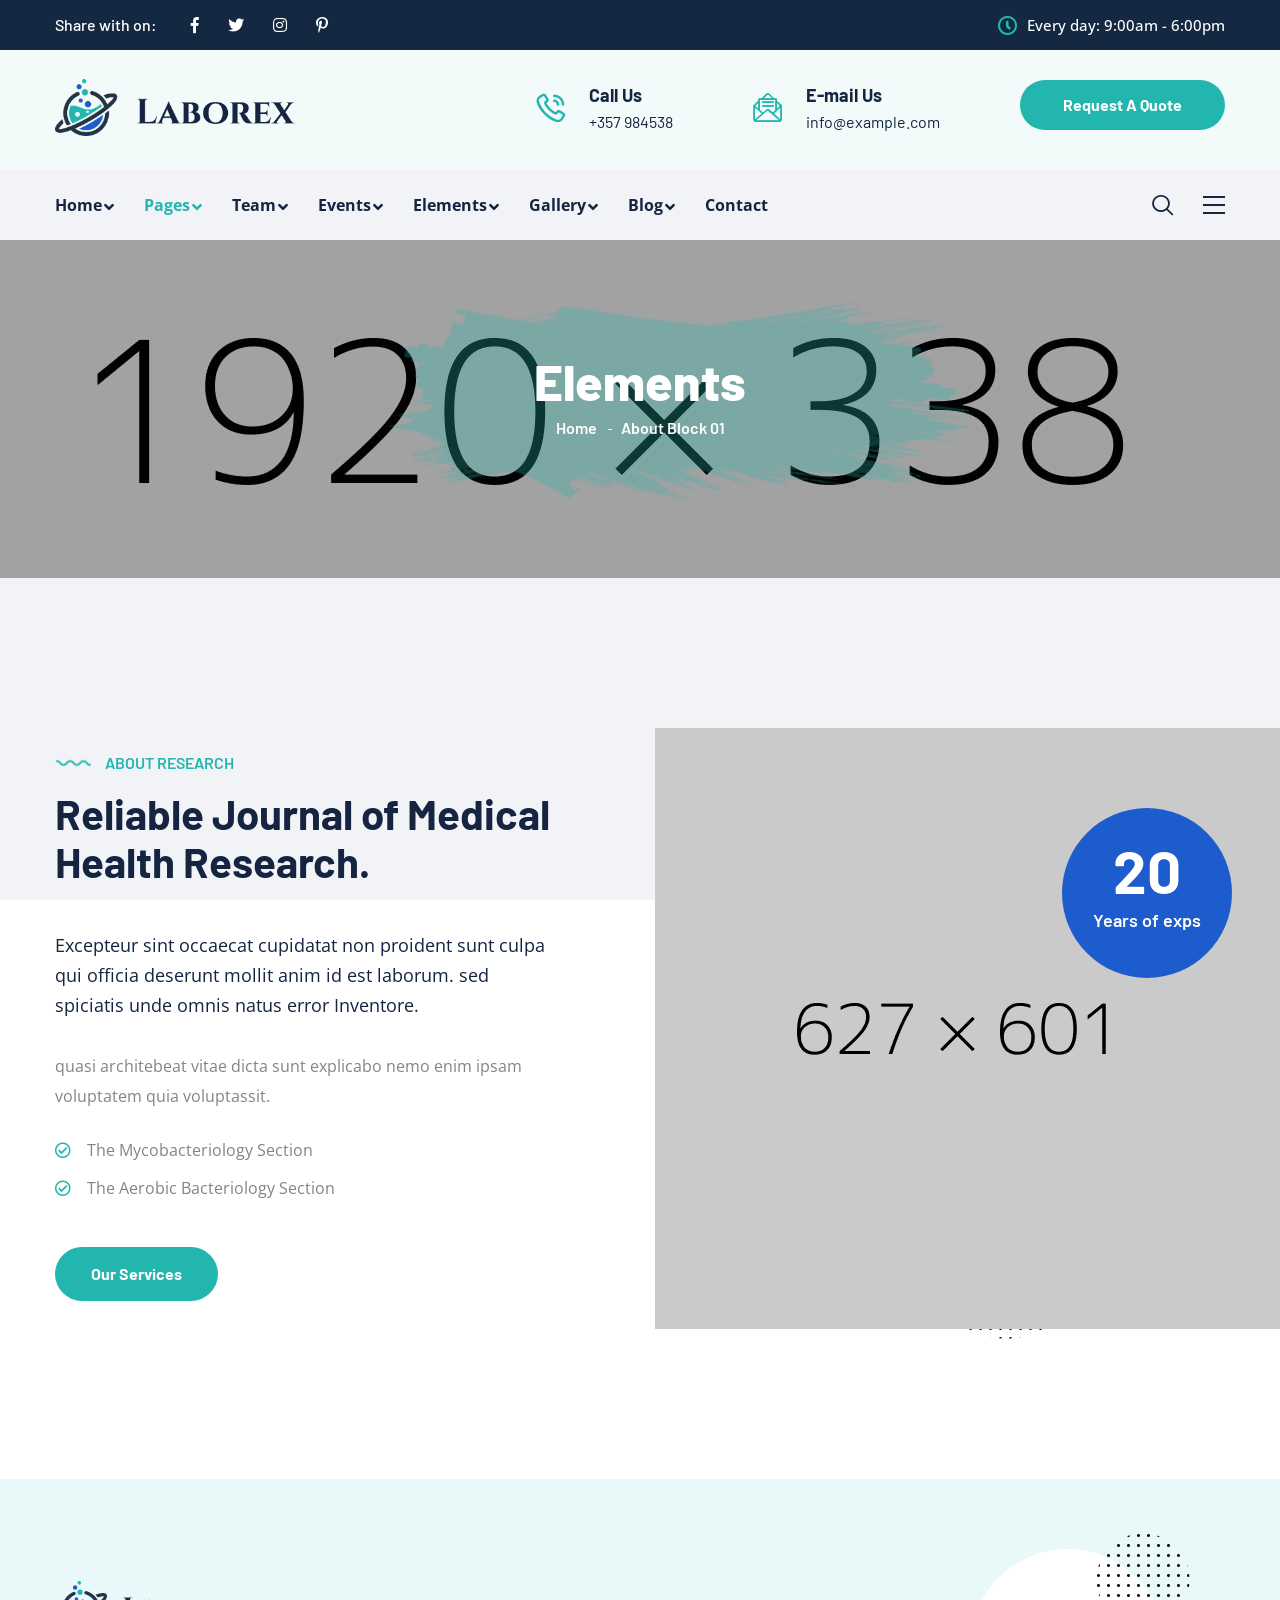
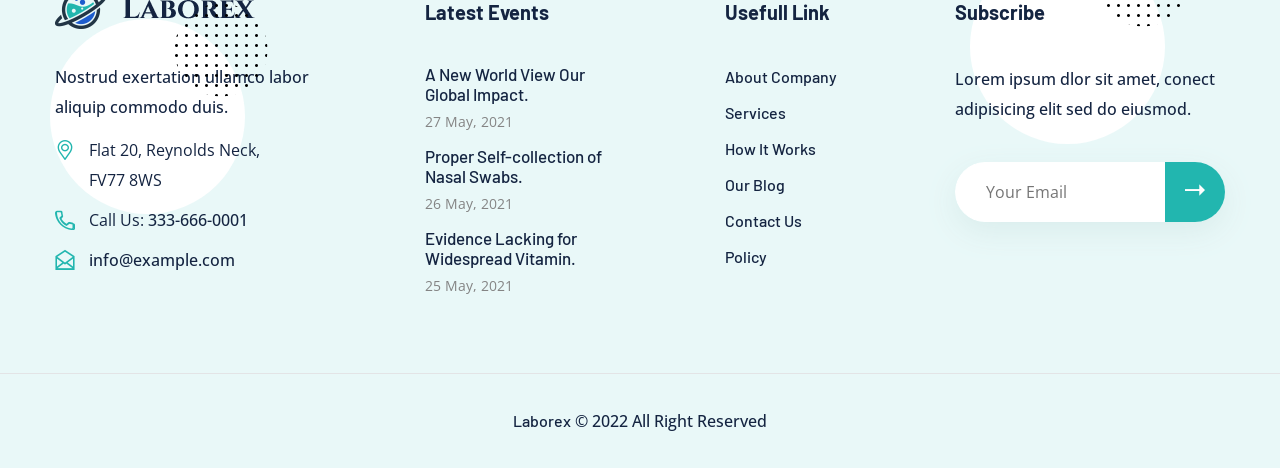
<file: Laborex Pack/Laborex/about-element-1.html>
<!DOCTYPE html>
<html lang="en">
<head>
<meta charset="utf-8">
<meta http-equiv="X-UA-Compatible" content="IE=edge">
<meta name="viewport" content="width=device-width, initial-scale=1.0, maximum-scale=1.0, user-scalable=0">

<title>Laborex - HTML 5 Template Preview</title>

<!-- Fav Icon -->
<link rel="icon" href="assets/images/favicon.ico" type="image/x-icon">

<!-- Google Fonts -->
<link href="https://fonts.googleapis.com/css2?family=Barlow:ital,wght@0,300;0,400;0,500;0,600;0,700;0,800;0,900;1,300;1,400;1,500;1,600;1,700;1,800;1,900&display=swap" rel="stylesheet">
<link href="https://fonts.googleapis.com/css2?family=Open+Sans:ital,wght@0,300;0,400;0,600;0,700;0,800;1,300;1,400;1,600;1,700;1,800&display=swap" rel="stylesheet">

<!-- Stylesheets -->
<link href="assets/css/font-awesome-all.css" rel="stylesheet">
<link href="assets/css/flaticon.css" rel="stylesheet">
<link href="assets/css/owl.css" rel="stylesheet">
<link href="assets/css/bootstrap.css" rel="stylesheet">
<link href="assets/css/jquery.fancybox.min.css" rel="stylesheet">
<link href="assets/css/animate.css" rel="stylesheet">
<link href="assets/css/color.css" rel="stylesheet">
<link href="assets/css/style.css" rel="stylesheet">
<link href="assets/css/responsive.css" rel="stylesheet">

</head>


<!-- page wrapper -->
<body>

    <div class="boxed_wrapper">


        <!-- preloader -->
        <div class="loader-wrap">
            <div class="preloader">
                <div class="preloader-close">Preloader Close</div>
                <div id="handle-preloader" class="handle-preloader">
                    <div class="animation-preloader">
                        <div class="spinner"></div>
                        <div class="txt-loading">
                            <span data-text-preloader="l" class="letters-loading">
                                l
                            </span>
                            <span data-text-preloader="a" class="letters-loading">
                                a
                            </span>
                            <span data-text-preloader="b" class="letters-loading">
                                b
                            </span>
                            <span data-text-preloader="o" class="letters-loading">
                                o
                            </span>
                            <span data-text-preloader="r" class="letters-loading">
                                r
                            </span>
                            <span data-text-preloader="e" class="letters-loading">
                                e
                            </span>
                            <span data-text-preloader="x" class="letters-loading">
                                x
                            </span>
                        </div>
                    </div>  
                </div>
            </div>
        </div>
        <!-- preloader end -->


        <!-- search-popup -->
        <div id="search-popup" class="search-popup">
            <div class="close-search"><span>x</span></div>
            <div class="popup-inner">
                <div class="overlay-layer"></div>
                <div class="search-form">
                    <form method="post" action="index.html">
                        <div class="form-group">
                            <fieldset>
                                <input type="search" class="form-control" name="search-input" value="" placeholder="Search Here" required >
                                <input type="submit" value="Search Now!" class="theme-btn style-four">
                            </fieldset>
                        </div>
                    </form>
                    <h3>Recent Search Keywords</h3>
                    <ul class="recent-searches">
                        <li><a href="index.html">Finance</a></li>
                        <li><a href="index.html">Idea</a></li>
                        <li><a href="index.html">Service</a></li>
                        <li><a href="index.html">Growth</a></li>
                        <li><a href="index.html">Plan</a></li>
                    </ul>
                </div>
            </div>
        </div>
        <!-- search-popup end -->


        <!-- sidebar cart item -->
        <div class="xs-sidebar-group info-group info-sidebar">
            <div class="xs-overlay xs-bg-black"></div>
            <div class="xs-sidebar-widget">
                <div class="sidebar-widget-container">
                    <div class="widget-heading">
                        <a href="#" class="close-side-widget"><i class="fal fa-times"></i></a>
                    </div>
                    <div class="sidebar-textwidget">
                        <div class="sidebar-info-contents">
                            <div class="content-inner">
                                <div class="logo">
                                    <a href="index.html"><img src="assets/images/logo-2.png" alt="" /></a>
                                </div>
                                <div class="content-box">
                                    <h4>Book Now</h4>
                                    <form action="index-2.html" method="post" class="booking-form">
                                        <div class="form-group">
                                            <input type="text" name="name" placeholder="Name" required="">
                                        </div>
                                        <div class="form-group">
                                            <input type="email" name="email" placeholder="Email" required="">
                                        </div>
                                        <div class="form-group">
                                            <textarea name="message" placeholder="Text"></textarea>
                                        </div>
                                        <div class="form-group message-btn">
                                            <button type="submit" class="theme-btn-one">Send Now</button>
                                        </div>
                                    </form>
                                </div>
                                <div class="contact-info">
                                    <h4>Contact Info</h4>
                                    <ul>
                                        <li>Chicago 12, Melborne City, USA</li>
                                        <li><a href="tel:+8801682648101">+88 01682648101</a></li>
                                        <li><a href="mailto:info@example.com">info@example.com</a></li>
                                    </ul>
                                </div>
                                <ul class="social-box">
                                    <li class="facebook"><a href="index.html" class="fab fa-facebook-f"></a></li>
                                    <li class="twitter"><a href="index.html" class="fab fa-twitter"></a></li>
                                    <li class="linkedin"><a href="index.html" class="fab fa-linkedin-in"></a></li>
                                    <li class="instagram"><a href="index.html" class="fab fa-instagram"></a></li>
                                </ul>
                            </div>
                        </div>
                    </div>
                </div>
            </div>
        </div>
        <!-- END sidebar widget item -->


        <!-- main header -->
        <header class="main-header style-two">
            <!-- header-top -->
            <div class="header-top">
                <div class="auto-container">
                    <div class="top-inner clearfix">
                        <ul class="social-links pull-left clearfix">
                            <li><h6>Share with on:</h6></li>
                            <li><a href="index.html"><i class="fab fa-facebook-f"></i></a></li>
                            <li><a href="index.html"><i class="fab fa-twitter"></i></a></li>
                            <li><a href="index.html"><i class="fab fa-instagram"></i></a></li>
                            <li><a href="index.html"><i class="fab fa-pinterest-p"></i></a></li>
                        </ul>
                        <div class="text pull-right">
                            <p><i class="icon-22"></i>Every day: 9:00am - 6:00pm</p>
                        </div>
                    </div>
                </div>
            </div>
            <!-- header-upper -->
            <div class="header-upper-two">
                <div class="auto-container">
                    <div class="upper-inner clearfix">
                        <div class="logo-box pull-left">
                            <figure class="logo"><a href="index.html"><img src="assets/images/logo.png" alt=""></a></figure>
                        </div>
                        <ul class="info-box pull-right clearfix">
                            <li>
                                <i class="icon-28"></i>
                                <h5>Call Us</h5>
                                <p><a href="tel:357984538">+357 984538</a></p>
                            </li>
                            <li>
                                <i class="icon-29"></i>
                                <h5>E-mail Us</h5>
                                <p><a href="mailto:info@example.com">info@example.com</a></p>
                            </li>
                            <li class="btn-box"><a href="research.html" class="theme-btn-one">Request A Quote</a></li>
                        </ul>
                    </div>
                </div>
            </div>
            <!-- header-lower -->
            <div class="header-lower">
                <div class="auto-container">
                    <div class="outer-box clearfix">
                        <div class="menu-area pull-left clearfix">
                            <!--Mobile Navigation Toggler-->
                            <div class="mobile-nav-toggler">
                                <i class="icon-bar"></i>
                                <i class="icon-bar"></i>
                                <i class="icon-bar"></i>
                            </div>
                            <nav class="main-menu navbar-expand-md navbar-light">
                                <div class="collapse navbar-collapse show clearfix" id="navbarSupportedContent">
                                    <ul class="navigation clearfix">
                                        <li class="dropdown"><a href="index.html">Home</a>
                                            <ul>
                                                <li><a href="index.html">Home Page 01</a></li>
                                                <li><a href="index-2.html">Home Page 02</a></li>
                                                <li><a href="index-3.html">Home Page 03</a></li>
                                                <li><a href="index-4.html">Home Page 04</a></li>
                                                <li><a href="index-5.html">Home Page 05</a></li>
                                                <li><a href="index-onepage.html">OnePage Home</a></li>
                                                <li><a href="index-rtl.html">RTL Home</a></li>
                                                <li class="dropdown"><a href="index.html">Header Style</a>
                                                    <ul>
                                                        <li><a href="index.html">Header Style 01</a></li>
                                                        <li><a href="index-2.html">Header Style 02</a></li>
                                                        <li><a href="index-4.html">Header Style 03</a></li>
                                                    </ul>
                                                </li>
                                            </ul>
                                        </li>
                                        <li class="current dropdown"><a href="index.html">Pages</a>
                                            <ul>
                                                <li><a href="about.html">About Us</a></li>
                                                <li><a href="research.html">Research</a></li>
                                                <li><a href="books.html">Our Books</a></li>
                                                <li><a href="journal-article.html">Journal Article</a></li>
                                                <li><a href="future-member.html">Future Member</a></li>
                                                <li><a href="testimonial.html">Testimonials</a></li>
                                                <li><a href="faq.html">Faq's</a></li>
                                                <li><a href="error.html">404</a></li>
                                            </ul>
                                        </li>
                                        <li class="dropdown"><a href="index.html">Team</a>
                                            <ul>
                                                <li><a href="team.html">Our Team</a></li>
                                                <li><a href="team-details.html">Team Details</a></li>
                                            </ul>
                                        </li> 
                                        <li class="dropdown"><a href="index.html">Events</a>
                                            <ul>
                                                <li><a href="events.html">Our Events</a></li>
                                                <li><a href="event-details.html">Event Details</a></li>
                                            </ul>
                                        </li> 
                                        <li class="dropdown"><a href="index.html">Elements</a>
                                            <div class="megamenu">
                                                <div class="row clearfix">
                                                    <div class="col-xl-4 column">
                                                        <ul>
                                                            <li><h4>Elements 1</h4></li>
                                                            <li><a href="about-element-1.html">About Block 01</a></li>
                                                            <li><a href="about-element-2.html">About Block 02</a></li>
                                                            <li><a href="about-element-3.html">About Block 03</a></li>
                                                            <li><a href="about-element-4.html">About Block 04</a></li>
                                                            <li><a href="about-element-5.html">About Block 05</a></li>
                                                            <li><a href="service-element-1.html">Service Block 01</a></li>
                                                            <li><a href="service-element-2.html">Service Block 02</a></li>
                                                            <li><a href="service-element-3.html">Service Block 03</a></li>
                                                        </ul>
                                                    </div>
                                                    <div class="col-xl-4 column">
                                                        <ul>
                                                            <li><h4>Elements 2</h4></li>
                                                            <li><a href="service-element-4.html">Service Block 04</a></li>
                                                            <li><a href="team-element-1.html">Team Block 01</a></li>
                                                            <li><a href="team-element-2.html">Team Block 02</a></li>
                                                            <li><a href="team-element-3.html">Team Block 03</a></li>
                                                            <li><a href="team-element-4.html">Team Block 04</a></li>
                                                            <li><a href="event-element-1.html">Event Block 01</a></li>
                                                            <li><a href="event-element-2.html">Event Block 02</a></li>
                                                            <li><a href="news-element-1.html">News Block 01</a></li>
                                                        </ul>
                                                    </div>
                                                    <div class="col-xl-4 column">
                                                        <ul>
                                                            <li><h4>Elements 3</h4></li>
                                                            <li><a href="news-element-2.html">News Block 02</a></li>
                                                            <li><a href="news-element-3.html">News Block 03</a></li>
                                                            <li><a href="news-element-4.html">News Block 04</a></li>
                                                            <li><a href="funfact-element-1.html">Funfact Block 01</a></li>
                                                            <li><a href="funfact-element-2.html">Funfact Block 02</a></li>
                                                            <li><a href="chooseus-element.html">Chooseus Block</a></li>
                                                            <li><a href="video-element.html">Video Block</a></li>
                                                            <li><a href="cta-element.html">Cta Block</a></li>
                                                        </ul>
                                                    </div>                                   
                                                </div>                                        
                                            </div>
                                        </li> 
                                        <li class="dropdown"><a href="index.html">Gallery</a>
                                            <ul>
                                                <li><a href="gallery.html">Gallery 01</a></li>
                                                <li><a href="gallery-2.html">Gallery 02</a></li>
                                            </ul>
                                        </li>
                                        <li class="dropdown"><a href="index.html">Blog</a>
                                            <ul>
                                                <li><a href="blog.html">Blog 01</a></li>
                                                <li><a href="blog-2.html">Blog 02</a></li>
                                                <li><a href="blog-3.html">Blog 03</a></li>
                                                <li><a href="blog-details.html">Blog Details</a></li>
                                            </ul>
                                        </li>  
                                        <li><a href="contact.html">Contact</a></li>   
                                    </ul>
                                </div>
                            </nav>
                        </div>
                        <ul class="menu-right-content pull-right clearfix">
                            <li class="search-btn">
                                <button type="button" class="search-toggler"><i class="icon-1"></i></button>
                            </li>
                            <li class="nav-btn nav-toggler navSidebar-button clearfix">
                                <button><i class="icon-30"></i></button>
                            </li>
                        </ul>
                    </div>
                </div>
            </div>

            <!--sticky Header-->
            <div class="sticky-header">
                <div class="auto-container">
                    <div class="outer-box clearfix">
                        <div class="menu-area pull-left">
                            <nav class="main-menu clearfix">
                                <!--Keep This Empty / Menu will come through Javascript-->
                            </nav>
                        </div>
                        <ul class="menu-right-content pull-right clearfix">
                            <li class="search-btn">
                                <button type="button" class="search-toggler"><i class="icon-1"></i></button>
                            </li>
                            <li class="nav-btn nav-toggler navSidebar-button clearfix">
                                <button><i class="icon-30"></i></button>
                            </li>
                        </ul>
                    </div>
                </div>
            </div>
        </header>
        <!-- main-header end -->

        <!-- Mobile Menu  -->
        <div class="mobile-menu">
            <div class="menu-backdrop"></div>
            <div class="close-btn"><i class="fas fa-times"></i></div>
            
            <nav class="menu-box">
                <div class="nav-logo"><a href="index.html"><img src="assets/images/logo-2.png" alt="" title=""></a></div>
                <div class="menu-outer"><!--Here Menu Will Come Automatically Via Javascript / Same Menu as in Header--></div>
                <div class="contact-info">
                    <h4>Contact Info</h4>
                    <ul>
                        <li>Chicago 12, Melborne City, USA</li>
                        <li><a href="tel:+8801682648101">+88 01682648101</a></li>
                        <li><a href="mailto:info@example.com">info@example.com</a></li>
                    </ul>
                </div>
                <div class="social-links">
                    <ul class="clearfix">
                        <li><a href="index.html"><span class="fab fa-twitter"></span></a></li>
                        <li><a href="index.html"><span class="fab fa-facebook-square"></span></a></li>
                        <li><a href="index.html"><span class="fab fa-pinterest-p"></span></a></li>
                        <li><a href="index.html"><span class="fab fa-instagram"></span></a></li>
                        <li><a href="index.html"><span class="fab fa-youtube"></span></a></li>
                    </ul>
                </div>
            </nav>
        </div>
        <!-- End Mobile Menu -->


        <!-- Page Title -->
        <section class="page-title centred" style="background-image: url(assets/images/background/page-title.jpg);">
            <div class="auto-container">
                <div class="content-box">
                    <div class="shape" style="background-image: url(assets/images/shape/shape-63.png);"></div>
                    <div class="title">
                        <h1>Elements</h1>
                    </div>
                    <ul class="bread-crumb clearfix">
                        <li><a href="index.html">Home</a></li>
                        <li>About Block 01</li>
                    </ul>
                </div>
            </div>
        </section>
        <!-- End Page Title -->


        <!-- about-section -->
        <section class="about-section sec-pad-2">
            <div class="auto-container">
                <div class="row align-items-center clearfix">
                    <div class="col-lg-6 col-md-12 col-sm-12 content-column">
                        <div class="content_block_1">
                            <div class="content-box">
                                <div class="sec-title">
                                    <h6>About Research</h6>
                                    <h2>Reliable Journal of Medical Health Research.</h2>
                                </div>
                                <div class="bold-text">
                                    <p>Excepteur sint occaecat cupidatat non proident sunt culpa qui officia deserunt mollit anim id est laborum. sed  spiciatis unde omnis natus error Inventore.</p>
                                </div>
                                <div class="text">
                                    <p>quasi architebeat vitae dicta sunt explicabo nemo enim ipsam voluptatem quia voluptassit.</p>
                                    <ul class="list-style-one clearfix">
                                        <li>The Mycobacteriology Section</li>
                                        <li>The Aerobic Bacteriology Section</li>
                                    </ul>
                                </div>
                                <div class="btn-box">
                                    <a href="index.html" class="theme-btn-one">Our Services</a>
                                </div>
                            </div>
                        </div>
                    </div>
                    <div class="col-lg-6 col-md-12 col-sm-12 image-column">
                        <div class="image_block_1">
                            <div class="image-box">
                                <div class="shape">
                                    <div class="shape-1" style="background-image: url(assets/images/shape/shape-5.png);"></div>
                                    <div class="shape-2" style="background-image: url(assets/images/shape/shape-2.png);"></div>
                                </div>
                                <figure class="image"><img src="assets/images/resource/about-1.png" alt=""></figure>
                                <div class="text">
                                    <h2>20</h2>
                                    <h5>Years of exps</h5>
                                </div>
                            </div>
                        </div>
                    </div>
                </div>
            </div>
        </section>
        <!-- about-section end -->


        <!-- main-footer -->
        <footer class="main-footer bg-color-1">
            <div class="footer-top">
                <div class="shape">
                    <div class="shape-1 rotate-me" style="background-image: url(assets/images/shape/shape-14.png);"></div>
                    <div class="shape-2 rotate-me" style="background-image: url(assets/images/shape/shape-14.png);"></div>
                    <div class="shape-3"></div>
                    <div class="shape-4"></div>
                </div>
                <div class="auto-container">
                    <div class="row clearfix">
                        <div class="col-lg-3 col-md-6 col-sm-12 footer-column">
                            <div class="footer-widget logo-widget">
                                <div class="footer-logo">
                                    <figure class="logo"><a href="index.html"><img src="assets/images/footer-logo.png" alt=""></a></figure>
                                </div>
                                <div class="text">
                                    <p>Nostrud exertation ullamco labor aliquip commodo duis.</p>
                                    <ul class="info clearfix">
                                        <li><i class="icon-26"></i>Flat 20, Reynolds Neck, <br />FV77 8WS</li>
                                        <li><i class="icon-24"></i>Call Us: <a href="tel:3336660001">333-666-0001</a></li>
                                        <li><i class="icon-25"></i><a href="mailto:info@example.com">info@example.com</a></li>
                                    </ul>
                                </div>
                            </div>
                        </div>
                        <div class="col-lg-3 col-md-6 col-sm-12 footer-column">
                            <div class="footer-widget post-widget ml-70">
                                <div class="widget-title">
                                    <h4>Latest Events</h4>
                                </div>
                                <div class="post-inner">
                                    <div class="post">
                                        <h5><a href="blog-details.html">A New World View Our Global Impact.</a></h5>
                                        <span class="post-date">27 May, 2021</span>
                                    </div>
                                    <div class="post">
                                        <h5><a href="blog-details.html">Proper Self-collection of Nasal Swabs.</a></h5>
                                        <span class="post-date">26 May, 2021</span>
                                    </div>
                                    <div class="post">
                                        <h5><a href="blog-details.html">Evidence Lacking for Widespread Vitamin.</a></h5>
                                        <span class="post-date">25 May, 2021</span>
                                    </div>
                                </div>
                            </div>
                        </div>
                        <div class="col-lg-3 col-md-6 col-sm-12 footer-column">
                            <div class="footer-widget links-widget ml-70">
                                <div class="widget-title">
                                    <h4>Usefull Link</h4>
                                </div>
                                <div class="widget-content">
                                    <ul class="links-list clearfix">
                                        <li><a href="index.html">About Company</a></li>
                                        <li><a href="index.html">Services</a></li>
                                        <li><a href="index.html">How It Works</a></li>
                                        <li><a href="index.html">Our Blog</a></li>
                                        <li><a href="index.html">Contact Us</a></li>
                                        <li><a href="index.html">Policy</a></li>
                                    </ul>
                                </div>
                            </div>
                        </div>
                        <div class="col-lg-3 col-md-6 col-sm-12 footer-column">
                            <div class="footer-widget subscribe-widget">
                                <div class="widget-title">
                                    <h4>Subscribe</h4>
                                </div>
                                <div class="widget-content">
                                    <p>Lorem ipsum dlor sit amet, conect adipisicing elit sed do eiusmod.</p>
                                    <form action="contact.html" method="post" class="subscribe-form">
                                        <div class="form-group">
                                            <input type="email" name="email" placeholder="Your Email" required="">
                                            <button type="submit"><i class="icon-27"></i></button>
                                        </div>
                                    </form>
                                </div>
                            </div>
                        </div>
                    </div>
                </div>
            </div>
            <div class="footer-bottom centred">
                <div class="auto-container">
                    <div class="copyright">
                        <p><a href="index.html">Laborex</a> &copy; 2022 All Right Reserved</p>
                    </div>
                </div>
            </div>
        </footer>
        <!-- main-footer end -->



        <!--Scroll to top-->
        <button class="scroll-top scroll-to-target" data-target="html">
            <span class="fal fa-angle-up"></span>
        </button>
    </div>


    <!-- jequery plugins -->
    <script src="assets/js/jquery.js"></script>
    <script src="assets/js/popper.min.js"></script>
    <script src="assets/js/bootstrap.min.js"></script>
    <script src="assets/js/owl.js"></script>
    <script src="assets/js/wow.js"></script>
    <script src="assets/js/validation.js"></script>
    <script src="assets/js/jquery.fancybox.js"></script>
    <script src="assets/js/appear.js"></script>
    <script src="assets/js/isotope.js"></script>
    <script src="assets/js/jquery.nice-select.min.js"></script>
    <script src="assets/js/nav-tool.js"></script>
    <script src="assets/js/jquery.paroller.min.js"></script>

    <!-- main-js -->
    <script src="assets/js/script.js"></script>

</body><!-- End of .page_wrapper -->
</html>
</file>
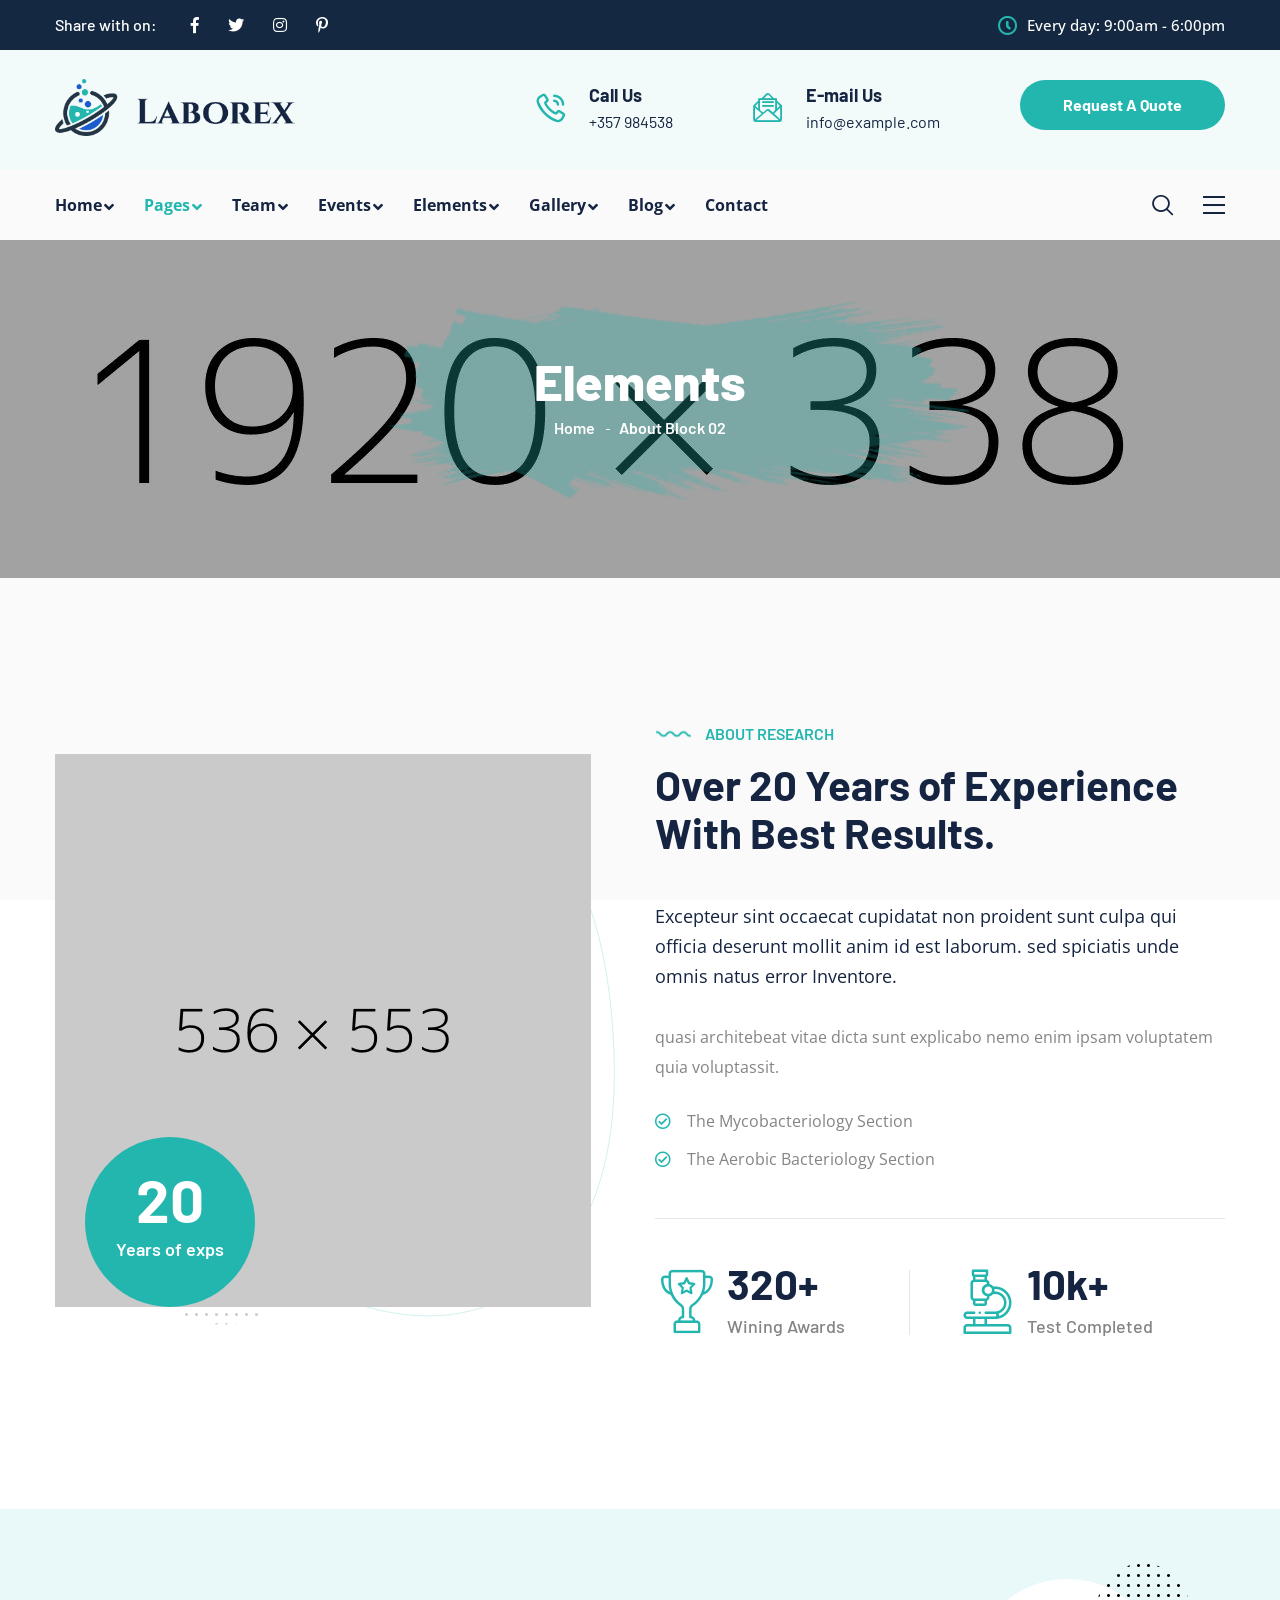
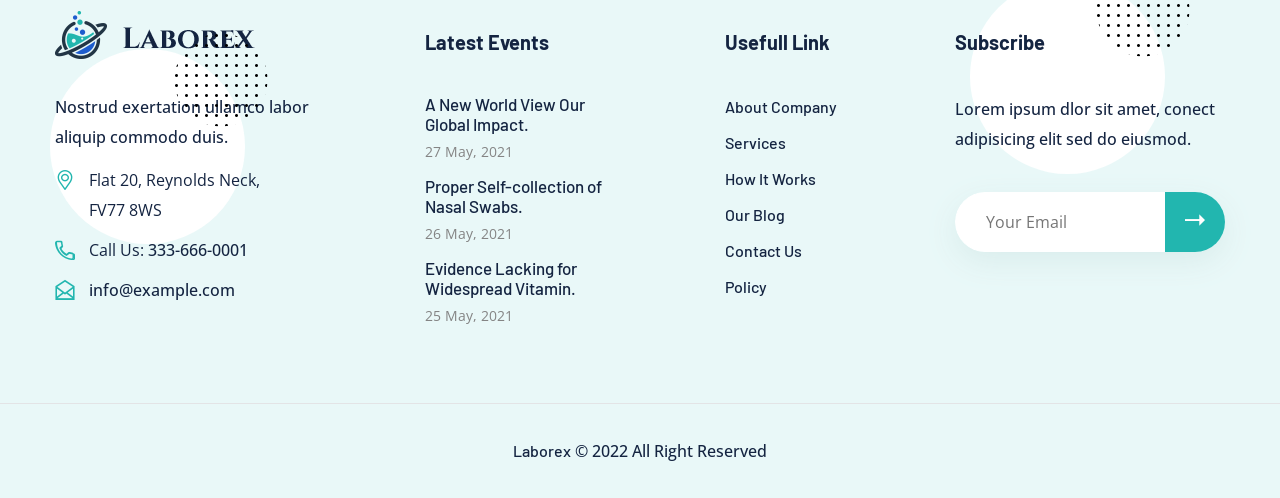
<file: Laborex Pack/Laborex/about-element-2.html>
<!DOCTYPE html>
<html lang="en">
<head>
<meta charset="utf-8">
<meta http-equiv="X-UA-Compatible" content="IE=edge">
<meta name="viewport" content="width=device-width, initial-scale=1.0, maximum-scale=1.0, user-scalable=0">

<title>Laborex - HTML 5 Template Preview</title>

<!-- Fav Icon -->
<link rel="icon" href="assets/images/favicon.ico" type="image/x-icon">

<!-- Google Fonts -->
<link href="https://fonts.googleapis.com/css2?family=Barlow:ital,wght@0,300;0,400;0,500;0,600;0,700;0,800;0,900;1,300;1,400;1,500;1,600;1,700;1,800;1,900&display=swap" rel="stylesheet">
<link href="https://fonts.googleapis.com/css2?family=Open+Sans:ital,wght@0,300;0,400;0,600;0,700;0,800;1,300;1,400;1,600;1,700;1,800&display=swap" rel="stylesheet">

<!-- Stylesheets -->
<link href="assets/css/font-awesome-all.css" rel="stylesheet">
<link href="assets/css/flaticon.css" rel="stylesheet">
<link href="assets/css/owl.css" rel="stylesheet">
<link href="assets/css/bootstrap.css" rel="stylesheet">
<link href="assets/css/jquery.fancybox.min.css" rel="stylesheet">
<link href="assets/css/animate.css" rel="stylesheet">
<link href="assets/css/color.css" rel="stylesheet">
<link href="assets/css/style.css" rel="stylesheet">
<link href="assets/css/responsive.css" rel="stylesheet">

</head>


<!-- page wrapper -->
<body>

    <div class="boxed_wrapper">


        <!-- preloader -->
        <div class="loader-wrap">
            <div class="preloader">
                <div class="preloader-close">Preloader Close</div>
                <div id="handle-preloader" class="handle-preloader">
                    <div class="animation-preloader">
                        <div class="spinner"></div>
                        <div class="txt-loading">
                            <span data-text-preloader="l" class="letters-loading">
                                l
                            </span>
                            <span data-text-preloader="a" class="letters-loading">
                                a
                            </span>
                            <span data-text-preloader="b" class="letters-loading">
                                b
                            </span>
                            <span data-text-preloader="o" class="letters-loading">
                                o
                            </span>
                            <span data-text-preloader="r" class="letters-loading">
                                r
                            </span>
                            <span data-text-preloader="e" class="letters-loading">
                                e
                            </span>
                            <span data-text-preloader="x" class="letters-loading">
                                x
                            </span>
                        </div>
                    </div>  
                </div>
            </div>
        </div>
        <!-- preloader end -->


        <!-- search-popup -->
        <div id="search-popup" class="search-popup">
            <div class="close-search"><span>x</span></div>
            <div class="popup-inner">
                <div class="overlay-layer"></div>
                <div class="search-form">
                    <form method="post" action="index.html">
                        <div class="form-group">
                            <fieldset>
                                <input type="search" class="form-control" name="search-input" value="" placeholder="Search Here" required >
                                <input type="submit" value="Search Now!" class="theme-btn style-four">
                            </fieldset>
                        </div>
                    </form>
                    <h3>Recent Search Keywords</h3>
                    <ul class="recent-searches">
                        <li><a href="index.html">Finance</a></li>
                        <li><a href="index.html">Idea</a></li>
                        <li><a href="index.html">Service</a></li>
                        <li><a href="index.html">Growth</a></li>
                        <li><a href="index.html">Plan</a></li>
                    </ul>
                </div>
            </div>
        </div>
        <!-- search-popup end -->


        <!-- sidebar cart item -->
        <div class="xs-sidebar-group info-group info-sidebar">
            <div class="xs-overlay xs-bg-black"></div>
            <div class="xs-sidebar-widget">
                <div class="sidebar-widget-container">
                    <div class="widget-heading">
                        <a href="#" class="close-side-widget"><i class="fal fa-times"></i></a>
                    </div>
                    <div class="sidebar-textwidget">
                        <div class="sidebar-info-contents">
                            <div class="content-inner">
                                <div class="logo">
                                    <a href="index.html"><img src="assets/images/logo-2.png" alt="" /></a>
                                </div>
                                <div class="content-box">
                                    <h4>Book Now</h4>
                                    <form action="index-2.html" method="post" class="booking-form">
                                        <div class="form-group">
                                            <input type="text" name="name" placeholder="Name" required="">
                                        </div>
                                        <div class="form-group">
                                            <input type="email" name="email" placeholder="Email" required="">
                                        </div>
                                        <div class="form-group">
                                            <textarea name="message" placeholder="Text"></textarea>
                                        </div>
                                        <div class="form-group message-btn">
                                            <button type="submit" class="theme-btn-one">Send Now</button>
                                        </div>
                                    </form>
                                </div>
                                <div class="contact-info">
                                    <h4>Contact Info</h4>
                                    <ul>
                                        <li>Chicago 12, Melborne City, USA</li>
                                        <li><a href="tel:+8801682648101">+88 01682648101</a></li>
                                        <li><a href="mailto:info@example.com">info@example.com</a></li>
                                    </ul>
                                </div>
                                <ul class="social-box">
                                    <li class="facebook"><a href="index.html" class="fab fa-facebook-f"></a></li>
                                    <li class="twitter"><a href="index.html" class="fab fa-twitter"></a></li>
                                    <li class="linkedin"><a href="index.html" class="fab fa-linkedin-in"></a></li>
                                    <li class="instagram"><a href="index.html" class="fab fa-instagram"></a></li>
                                </ul>
                            </div>
                        </div>
                    </div>
                </div>
            </div>
        </div>
        <!-- END sidebar widget item -->


        <!-- main header -->
        <header class="main-header style-two">
            <!-- header-top -->
            <div class="header-top">
                <div class="auto-container">
                    <div class="top-inner clearfix">
                        <ul class="social-links pull-left clearfix">
                            <li><h6>Share with on:</h6></li>
                            <li><a href="index.html"><i class="fab fa-facebook-f"></i></a></li>
                            <li><a href="index.html"><i class="fab fa-twitter"></i></a></li>
                            <li><a href="index.html"><i class="fab fa-instagram"></i></a></li>
                            <li><a href="index.html"><i class="fab fa-pinterest-p"></i></a></li>
                        </ul>
                        <div class="text pull-right">
                            <p><i class="icon-22"></i>Every day: 9:00am - 6:00pm</p>
                        </div>
                    </div>
                </div>
            </div>
            <!-- header-upper -->
            <div class="header-upper-two">
                <div class="auto-container">
                    <div class="upper-inner clearfix">
                        <div class="logo-box pull-left">
                            <figure class="logo"><a href="index.html"><img src="assets/images/logo.png" alt=""></a></figure>
                        </div>
                        <ul class="info-box pull-right clearfix">
                            <li>
                                <i class="icon-28"></i>
                                <h5>Call Us</h5>
                                <p><a href="tel:357984538">+357 984538</a></p>
                            </li>
                            <li>
                                <i class="icon-29"></i>
                                <h5>E-mail Us</h5>
                                <p><a href="mailto:info@example.com">info@example.com</a></p>
                            </li>
                            <li class="btn-box"><a href="research.html" class="theme-btn-one">Request A Quote</a></li>
                        </ul>
                    </div>
                </div>
            </div>
            <!-- header-lower -->
            <div class="header-lower">
                <div class="auto-container">
                    <div class="outer-box clearfix">
                        <div class="menu-area pull-left clearfix">
                            <!--Mobile Navigation Toggler-->
                            <div class="mobile-nav-toggler">
                                <i class="icon-bar"></i>
                                <i class="icon-bar"></i>
                                <i class="icon-bar"></i>
                            </div>
                            <nav class="main-menu navbar-expand-md navbar-light">
                                <div class="collapse navbar-collapse show clearfix" id="navbarSupportedContent">
                                    <ul class="navigation clearfix">
                                        <li class="dropdown"><a href="index.html">Home</a>
                                            <ul>
                                                <li><a href="index.html">Home Page 01</a></li>
                                                <li><a href="index-2.html">Home Page 02</a></li>
                                                <li><a href="index-3.html">Home Page 03</a></li>
                                                <li><a href="index-4.html">Home Page 04</a></li>
                                                <li><a href="index-5.html">Home Page 05</a></li>
                                                <li><a href="index-onepage.html">OnePage Home</a></li>
                                                <li><a href="index-rtl.html">RTL Home</a></li>
                                                <li class="dropdown"><a href="index.html">Header Style</a>
                                                    <ul>
                                                        <li><a href="index.html">Header Style 01</a></li>
                                                        <li><a href="index-2.html">Header Style 02</a></li>
                                                        <li><a href="index-4.html">Header Style 03</a></li>
                                                    </ul>
                                                </li>
                                            </ul>
                                        </li>
                                        <li class="current dropdown"><a href="index.html">Pages</a>
                                            <ul>
                                                <li><a href="about.html">About Us</a></li>
                                                <li><a href="research.html">Research</a></li>
                                                <li><a href="books.html">Our Books</a></li>
                                                <li><a href="journal-article.html">Journal Article</a></li>
                                                <li><a href="future-member.html">Future Member</a></li>
                                                <li><a href="testimonial.html">Testimonials</a></li>
                                                <li><a href="faq.html">Faq's</a></li>
                                                <li><a href="error.html">404</a></li>
                                            </ul>
                                        </li>
                                        <li class="dropdown"><a href="index.html">Team</a>
                                            <ul>
                                                <li><a href="team.html">Our Team</a></li>
                                                <li><a href="team-details.html">Team Details</a></li>
                                            </ul>
                                        </li> 
                                        <li class="dropdown"><a href="index.html">Events</a>
                                            <ul>
                                                <li><a href="events.html">Our Events</a></li>
                                                <li><a href="event-details.html">Event Details</a></li>
                                            </ul>
                                        </li> 
                                        <li class="dropdown"><a href="index.html">Elements</a>
                                            <div class="megamenu">
                                                <div class="row clearfix">
                                                    <div class="col-xl-4 column">
                                                        <ul>
                                                            <li><h4>Elements 1</h4></li>
                                                            <li><a href="about-element-1.html">About Block 01</a></li>
                                                            <li><a href="about-element-2.html">About Block 02</a></li>
                                                            <li><a href="about-element-3.html">About Block 03</a></li>
                                                            <li><a href="about-element-4.html">About Block 04</a></li>
                                                            <li><a href="about-element-5.html">About Block 05</a></li>
                                                            <li><a href="service-element-1.html">Service Block 01</a></li>
                                                            <li><a href="service-element-2.html">Service Block 02</a></li>
                                                            <li><a href="service-element-3.html">Service Block 03</a></li>
                                                        </ul>
                                                    </div>
                                                    <div class="col-xl-4 column">
                                                        <ul>
                                                            <li><h4>Elements 2</h4></li>
                                                            <li><a href="service-element-4.html">Service Block 04</a></li>
                                                            <li><a href="team-element-1.html">Team Block 01</a></li>
                                                            <li><a href="team-element-2.html">Team Block 02</a></li>
                                                            <li><a href="team-element-3.html">Team Block 03</a></li>
                                                            <li><a href="team-element-4.html">Team Block 04</a></li>
                                                            <li><a href="event-element-1.html">Event Block 01</a></li>
                                                            <li><a href="event-element-2.html">Event Block 02</a></li>
                                                            <li><a href="news-element-1.html">News Block 01</a></li>
                                                        </ul>
                                                    </div>
                                                    <div class="col-xl-4 column">
                                                        <ul>
                                                            <li><h4>Elements 3</h4></li>
                                                            <li><a href="news-element-2.html">News Block 02</a></li>
                                                            <li><a href="news-element-3.html">News Block 03</a></li>
                                                            <li><a href="news-element-4.html">News Block 04</a></li>
                                                            <li><a href="funfact-element-1.html">Funfact Block 01</a></li>
                                                            <li><a href="funfact-element-2.html">Funfact Block 02</a></li>
                                                            <li><a href="chooseus-element.html">Chooseus Block</a></li>
                                                            <li><a href="video-element.html">Video Block</a></li>
                                                            <li><a href="cta-element.html">Cta Block</a></li>
                                                        </ul>
                                                    </div>                                   
                                                </div>                                        
                                            </div>
                                        </li> 
                                        <li class="dropdown"><a href="index.html">Gallery</a>
                                            <ul>
                                                <li><a href="gallery.html">Gallery 01</a></li>
                                                <li><a href="gallery-2.html">Gallery 02</a></li>
                                            </ul>
                                        </li>
                                        <li class="dropdown"><a href="index.html">Blog</a>
                                            <ul>
                                                <li><a href="blog.html">Blog 01</a></li>
                                                <li><a href="blog-2.html">Blog 02</a></li>
                                                <li><a href="blog-3.html">Blog 03</a></li>
                                                <li><a href="blog-details.html">Blog Details</a></li>
                                            </ul>
                                        </li>  
                                        <li><a href="contact.html">Contact</a></li>   
                                    </ul>
                                </div>
                            </nav>
                        </div>
                        <ul class="menu-right-content pull-right clearfix">
                            <li class="search-btn">
                                <button type="button" class="search-toggler"><i class="icon-1"></i></button>
                            </li>
                            <li class="nav-btn nav-toggler navSidebar-button clearfix">
                                <button><i class="icon-30"></i></button>
                            </li>
                        </ul>
                    </div>
                </div>
            </div>

            <!--sticky Header-->
            <div class="sticky-header">
                <div class="auto-container">
                    <div class="outer-box clearfix">
                        <div class="menu-area pull-left">
                            <nav class="main-menu clearfix">
                                <!--Keep This Empty / Menu will come through Javascript-->
                            </nav>
                        </div>
                        <ul class="menu-right-content pull-right clearfix">
                            <li class="search-btn">
                                <button type="button" class="search-toggler"><i class="icon-1"></i></button>
                            </li>
                            <li class="nav-btn nav-toggler navSidebar-button clearfix">
                                <button><i class="icon-30"></i></button>
                            </li>
                        </ul>
                    </div>
                </div>
            </div>
        </header>
        <!-- main-header end -->

        <!-- Mobile Menu  -->
        <div class="mobile-menu">
            <div class="menu-backdrop"></div>
            <div class="close-btn"><i class="fas fa-times"></i></div>
            
            <nav class="menu-box">
                <div class="nav-logo"><a href="index.html"><img src="assets/images/logo-2.png" alt="" title=""></a></div>
                <div class="menu-outer"><!--Here Menu Will Come Automatically Via Javascript / Same Menu as in Header--></div>
                <div class="contact-info">
                    <h4>Contact Info</h4>
                    <ul>
                        <li>Chicago 12, Melborne City, USA</li>
                        <li><a href="tel:+8801682648101">+88 01682648101</a></li>
                        <li><a href="mailto:info@example.com">info@example.com</a></li>
                    </ul>
                </div>
                <div class="social-links">
                    <ul class="clearfix">
                        <li><a href="index.html"><span class="fab fa-twitter"></span></a></li>
                        <li><a href="index.html"><span class="fab fa-facebook-square"></span></a></li>
                        <li><a href="index.html"><span class="fab fa-pinterest-p"></span></a></li>
                        <li><a href="index.html"><span class="fab fa-instagram"></span></a></li>
                        <li><a href="index.html"><span class="fab fa-youtube"></span></a></li>
                    </ul>
                </div>
            </nav>
        </div>
        <!-- End Mobile Menu -->


        <!-- Page Title -->
        <section class="page-title centred" style="background-image: url(assets/images/background/page-title.jpg);">
            <div class="auto-container">
                <div class="content-box">
                    <div class="shape" style="background-image: url(assets/images/shape/shape-63.png);"></div>
                    <div class="title">
                        <h1>Elements</h1>
                    </div>
                    <ul class="bread-crumb clearfix">
                        <li><a href="index.html">Home</a></li>
                        <li>About Block 02</li>
                    </ul>
                </div>
            </div>
        </section>
        <!-- End Page Title -->


        <!-- about-style-two -->
        <section class="about-style-two sec-pad">
            <div class="auto-container">
                <div class="row align-items-center clearfix">
                    <div class="col-lg-6 col-md-12 col-sm-12 image-column">
                        <div class="image_block_3">
                            <div class="image-box">
                                <div class="shape">
                                    <div class="shape-1 rotate-me" style="background-image: url(assets/images/shape/shape-18.png);"></div>
                                    <div class="shape-2" style="background-image: url(assets/images/shape/shape-19.png);"></div>
                                    <div class="shape-3" style="background-image: url(assets/images/shape/shape-20.png);"></div>
                                </div>
                                <figure class="image"><img src="assets/images/resource/about-2.png" alt=""></figure>
                                <div class="text">
                                    <h2>20</h2>
                                    <h5>Years of exps</h5>
                                </div>
                            </div>
                        </div>
                    </div>
                    <div class="col-lg-6 col-md-12 col-sm-12 content-column">
                        <div class="content_block_1">
                            <div class="content-box">
                                <div class="sec-title">
                                    <h6>About Research</h6>
                                    <h2>Over 20 Years of Experience With Best Results.</h2>
                                </div>
                                <div class="bold-text">
                                    <p>Excepteur sint occaecat cupidatat non proident sunt culpa qui officia deserunt mollit anim id est laborum. sed  spiciatis unde omnis natus error Inventore.</p>
                                </div>
                                <div class="text">
                                    <p>quasi architebeat vitae dicta sunt explicabo nemo enim ipsam voluptatem quia voluptassit.</p>
                                    <ul class="list-style-one clearfix">
                                        <li>The Mycobacteriology Section</li>
                                        <li>The Aerobic Bacteriology Section</li>
                                    </ul>
                                </div>
                                <div class="inner-box">
                                    <div class="row clearfix">
                                        <div class="col-lg-6 col-md-6 col-sm-12 single-column">
                                            <div class="single-item">
                                                <div class="icon-box"><i class="icon-34"></i></div>
                                                <h2>320+</h2>
                                                <h5>Wining Awards</h5>
                                            </div>
                                        </div>
                                        <div class="col-lg-6 col-md-6 col-sm-12 single-column">
                                            <div class="single-item">
                                                <div class="icon-box"><i class="icon-35"></i></div>
                                                <h2>10k+</h2>
                                                <h5>Test Completed</h5>
                                            </div>
                                        </div>
                                    </div>
                                </div>
                            </div>
                        </div>
                    </div>
                </div>
            </div>
        </section>
        <!-- about-style-two end -->


        <!-- main-footer -->
        <footer class="main-footer bg-color-1">
            <div class="footer-top">
                <div class="shape">
                    <div class="shape-1 rotate-me" style="background-image: url(assets/images/shape/shape-14.png);"></div>
                    <div class="shape-2 rotate-me" style="background-image: url(assets/images/shape/shape-14.png);"></div>
                    <div class="shape-3"></div>
                    <div class="shape-4"></div>
                </div>
                <div class="auto-container">
                    <div class="row clearfix">
                        <div class="col-lg-3 col-md-6 col-sm-12 footer-column">
                            <div class="footer-widget logo-widget">
                                <div class="footer-logo">
                                    <figure class="logo"><a href="index.html"><img src="assets/images/footer-logo.png" alt=""></a></figure>
                                </div>
                                <div class="text">
                                    <p>Nostrud exertation ullamco labor aliquip commodo duis.</p>
                                    <ul class="info clearfix">
                                        <li><i class="icon-26"></i>Flat 20, Reynolds Neck, <br />FV77 8WS</li>
                                        <li><i class="icon-24"></i>Call Us: <a href="tel:3336660001">333-666-0001</a></li>
                                        <li><i class="icon-25"></i><a href="mailto:info@example.com">info@example.com</a></li>
                                    </ul>
                                </div>
                            </div>
                        </div>
                        <div class="col-lg-3 col-md-6 col-sm-12 footer-column">
                            <div class="footer-widget post-widget ml-70">
                                <div class="widget-title">
                                    <h4>Latest Events</h4>
                                </div>
                                <div class="post-inner">
                                    <div class="post">
                                        <h5><a href="blog-details.html">A New World View Our Global Impact.</a></h5>
                                        <span class="post-date">27 May, 2021</span>
                                    </div>
                                    <div class="post">
                                        <h5><a href="blog-details.html">Proper Self-collection of Nasal Swabs.</a></h5>
                                        <span class="post-date">26 May, 2021</span>
                                    </div>
                                    <div class="post">
                                        <h5><a href="blog-details.html">Evidence Lacking for Widespread Vitamin.</a></h5>
                                        <span class="post-date">25 May, 2021</span>
                                    </div>
                                </div>
                            </div>
                        </div>
                        <div class="col-lg-3 col-md-6 col-sm-12 footer-column">
                            <div class="footer-widget links-widget ml-70">
                                <div class="widget-title">
                                    <h4>Usefull Link</h4>
                                </div>
                                <div class="widget-content">
                                    <ul class="links-list clearfix">
                                        <li><a href="index.html">About Company</a></li>
                                        <li><a href="index.html">Services</a></li>
                                        <li><a href="index.html">How It Works</a></li>
                                        <li><a href="index.html">Our Blog</a></li>
                                        <li><a href="index.html">Contact Us</a></li>
                                        <li><a href="index.html">Policy</a></li>
                                    </ul>
                                </div>
                            </div>
                        </div>
                        <div class="col-lg-3 col-md-6 col-sm-12 footer-column">
                            <div class="footer-widget subscribe-widget">
                                <div class="widget-title">
                                    <h4>Subscribe</h4>
                                </div>
                                <div class="widget-content">
                                    <p>Lorem ipsum dlor sit amet, conect adipisicing elit sed do eiusmod.</p>
                                    <form action="contact.html" method="post" class="subscribe-form">
                                        <div class="form-group">
                                            <input type="email" name="email" placeholder="Your Email" required="">
                                            <button type="submit"><i class="icon-27"></i></button>
                                        </div>
                                    </form>
                                </div>
                            </div>
                        </div>
                    </div>
                </div>
            </div>
            <div class="footer-bottom centred">
                <div class="auto-container">
                    <div class="copyright">
                        <p><a href="index.html">Laborex</a> &copy; 2022 All Right Reserved</p>
                    </div>
                </div>
            </div>
        </footer>
        <!-- main-footer end -->



        <!--Scroll to top-->
        <button class="scroll-top scroll-to-target" data-target="html">
            <span class="fal fa-angle-up"></span>
        </button>
    </div>


    <!-- jequery plugins -->
    <script src="assets/js/jquery.js"></script>
    <script src="assets/js/popper.min.js"></script>
    <script src="assets/js/bootstrap.min.js"></script>
    <script src="assets/js/owl.js"></script>
    <script src="assets/js/wow.js"></script>
    <script src="assets/js/validation.js"></script>
    <script src="assets/js/jquery.fancybox.js"></script>
    <script src="assets/js/appear.js"></script>
    <script src="assets/js/isotope.js"></script>
    <script src="assets/js/jquery.nice-select.min.js"></script>
    <script src="assets/js/nav-tool.js"></script>
    <script src="assets/js/jquery.paroller.min.js"></script>

    <!-- main-js -->
    <script src="assets/js/script.js"></script>

</body><!-- End of .page_wrapper -->
</html>
</file>
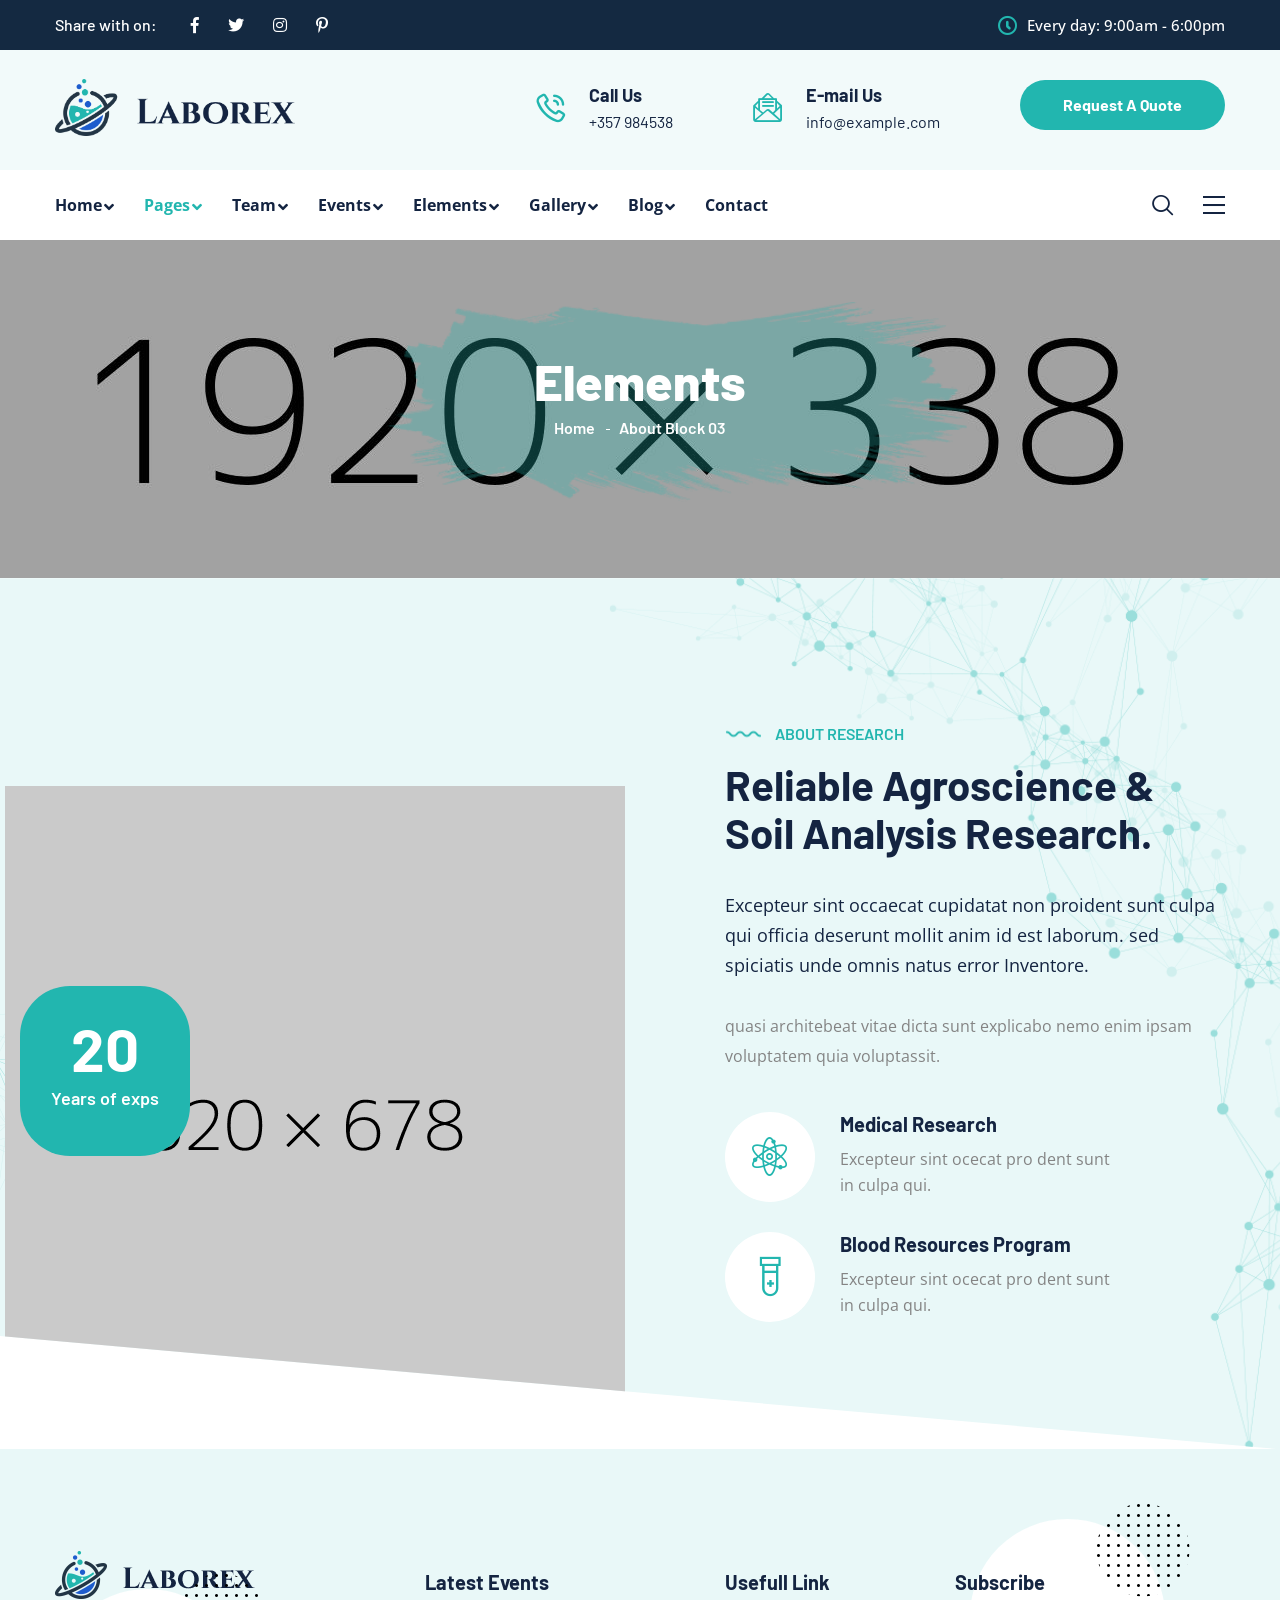
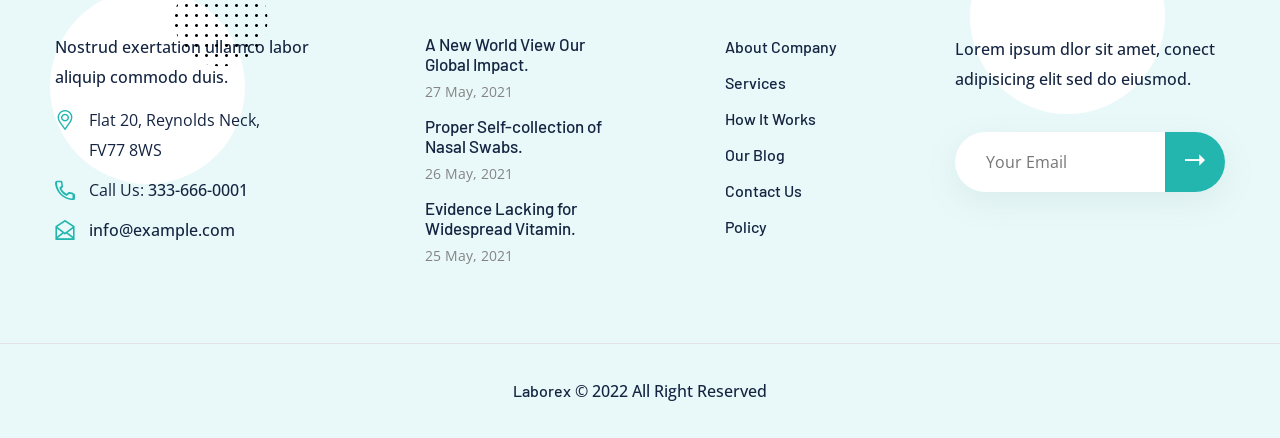
<file: Laborex Pack/Laborex/about-element-3.html>
<!DOCTYPE html>
<html lang="en">
<head>
<meta charset="utf-8">
<meta http-equiv="X-UA-Compatible" content="IE=edge">
<meta name="viewport" content="width=device-width, initial-scale=1.0, maximum-scale=1.0, user-scalable=0">

<title>Laborex - HTML 5 Template Preview</title>

<!-- Fav Icon -->
<link rel="icon" href="assets/images/favicon.ico" type="image/x-icon">

<!-- Google Fonts -->
<link href="https://fonts.googleapis.com/css2?family=Barlow:ital,wght@0,300;0,400;0,500;0,600;0,700;0,800;0,900;1,300;1,400;1,500;1,600;1,700;1,800;1,900&display=swap" rel="stylesheet">
<link href="https://fonts.googleapis.com/css2?family=Open+Sans:ital,wght@0,300;0,400;0,600;0,700;0,800;1,300;1,400;1,600;1,700;1,800&display=swap" rel="stylesheet">

<!-- Stylesheets -->
<link href="assets/css/font-awesome-all.css" rel="stylesheet">
<link href="assets/css/flaticon.css" rel="stylesheet">
<link href="assets/css/owl.css" rel="stylesheet">
<link href="assets/css/bootstrap.css" rel="stylesheet">
<link href="assets/css/jquery.fancybox.min.css" rel="stylesheet">
<link href="assets/css/animate.css" rel="stylesheet">
<link href="assets/css/color.css" rel="stylesheet">
<link href="assets/css/style.css" rel="stylesheet">
<link href="assets/css/responsive.css" rel="stylesheet">

</head>


<!-- page wrapper -->
<body>

    <div class="boxed_wrapper">


        <!-- preloader -->
        <div class="loader-wrap">
            <div class="preloader">
                <div class="preloader-close">Preloader Close</div>
                <div id="handle-preloader" class="handle-preloader">
                    <div class="animation-preloader">
                        <div class="spinner"></div>
                        <div class="txt-loading">
                            <span data-text-preloader="l" class="letters-loading">
                                l
                            </span>
                            <span data-text-preloader="a" class="letters-loading">
                                a
                            </span>
                            <span data-text-preloader="b" class="letters-loading">
                                b
                            </span>
                            <span data-text-preloader="o" class="letters-loading">
                                o
                            </span>
                            <span data-text-preloader="r" class="letters-loading">
                                r
                            </span>
                            <span data-text-preloader="e" class="letters-loading">
                                e
                            </span>
                            <span data-text-preloader="x" class="letters-loading">
                                x
                            </span>
                        </div>
                    </div>  
                </div>
            </div>
        </div>
        <!-- preloader end -->


        <!-- search-popup -->
        <div id="search-popup" class="search-popup">
            <div class="close-search"><span>x</span></div>
            <div class="popup-inner">
                <div class="overlay-layer"></div>
                <div class="search-form">
                    <form method="post" action="index.html">
                        <div class="form-group">
                            <fieldset>
                                <input type="search" class="form-control" name="search-input" value="" placeholder="Search Here" required >
                                <input type="submit" value="Search Now!" class="theme-btn style-four">
                            </fieldset>
                        </div>
                    </form>
                    <h3>Recent Search Keywords</h3>
                    <ul class="recent-searches">
                        <li><a href="index.html">Finance</a></li>
                        <li><a href="index.html">Idea</a></li>
                        <li><a href="index.html">Service</a></li>
                        <li><a href="index.html">Growth</a></li>
                        <li><a href="index.html">Plan</a></li>
                    </ul>
                </div>
            </div>
        </div>
        <!-- search-popup end -->


        <!-- sidebar cart item -->
        <div class="xs-sidebar-group info-group info-sidebar">
            <div class="xs-overlay xs-bg-black"></div>
            <div class="xs-sidebar-widget">
                <div class="sidebar-widget-container">
                    <div class="widget-heading">
                        <a href="#" class="close-side-widget"><i class="fal fa-times"></i></a>
                    </div>
                    <div class="sidebar-textwidget">
                        <div class="sidebar-info-contents">
                            <div class="content-inner">
                                <div class="logo">
                                    <a href="index.html"><img src="assets/images/logo-2.png" alt="" /></a>
                                </div>
                                <div class="content-box">
                                    <h4>Book Now</h4>
                                    <form action="index-2.html" method="post" class="booking-form">
                                        <div class="form-group">
                                            <input type="text" name="name" placeholder="Name" required="">
                                        </div>
                                        <div class="form-group">
                                            <input type="email" name="email" placeholder="Email" required="">
                                        </div>
                                        <div class="form-group">
                                            <textarea name="message" placeholder="Text"></textarea>
                                        </div>
                                        <div class="form-group message-btn">
                                            <button type="submit" class="theme-btn-one">Send Now</button>
                                        </div>
                                    </form>
                                </div>
                                <div class="contact-info">
                                    <h4>Contact Info</h4>
                                    <ul>
                                        <li>Chicago 12, Melborne City, USA</li>
                                        <li><a href="tel:+8801682648101">+88 01682648101</a></li>
                                        <li><a href="mailto:info@example.com">info@example.com</a></li>
                                    </ul>
                                </div>
                                <ul class="social-box">
                                    <li class="facebook"><a href="index.html" class="fab fa-facebook-f"></a></li>
                                    <li class="twitter"><a href="index.html" class="fab fa-twitter"></a></li>
                                    <li class="linkedin"><a href="index.html" class="fab fa-linkedin-in"></a></li>
                                    <li class="instagram"><a href="index.html" class="fab fa-instagram"></a></li>
                                </ul>
                            </div>
                        </div>
                    </div>
                </div>
            </div>
        </div>
        <!-- END sidebar widget item -->


        <!-- main header -->
        <header class="main-header style-two">
            <!-- header-top -->
            <div class="header-top">
                <div class="auto-container">
                    <div class="top-inner clearfix">
                        <ul class="social-links pull-left clearfix">
                            <li><h6>Share with on:</h6></li>
                            <li><a href="index.html"><i class="fab fa-facebook-f"></i></a></li>
                            <li><a href="index.html"><i class="fab fa-twitter"></i></a></li>
                            <li><a href="index.html"><i class="fab fa-instagram"></i></a></li>
                            <li><a href="index.html"><i class="fab fa-pinterest-p"></i></a></li>
                        </ul>
                        <div class="text pull-right">
                            <p><i class="icon-22"></i>Every day: 9:00am - 6:00pm</p>
                        </div>
                    </div>
                </div>
            </div>
            <!-- header-upper -->
            <div class="header-upper-two">
                <div class="auto-container">
                    <div class="upper-inner clearfix">
                        <div class="logo-box pull-left">
                            <figure class="logo"><a href="index.html"><img src="assets/images/logo.png" alt=""></a></figure>
                        </div>
                        <ul class="info-box pull-right clearfix">
                            <li>
                                <i class="icon-28"></i>
                                <h5>Call Us</h5>
                                <p><a href="tel:357984538">+357 984538</a></p>
                            </li>
                            <li>
                                <i class="icon-29"></i>
                                <h5>E-mail Us</h5>
                                <p><a href="mailto:info@example.com">info@example.com</a></p>
                            </li>
                            <li class="btn-box"><a href="research.html" class="theme-btn-one">Request A Quote</a></li>
                        </ul>
                    </div>
                </div>
            </div>
            <!-- header-lower -->
            <div class="header-lower">
                <div class="auto-container">
                    <div class="outer-box clearfix">
                        <div class="menu-area pull-left clearfix">
                            <!--Mobile Navigation Toggler-->
                            <div class="mobile-nav-toggler">
                                <i class="icon-bar"></i>
                                <i class="icon-bar"></i>
                                <i class="icon-bar"></i>
                            </div>
                            <nav class="main-menu navbar-expand-md navbar-light">
                                <div class="collapse navbar-collapse show clearfix" id="navbarSupportedContent">
                                    <ul class="navigation clearfix">
                                        <li class="dropdown"><a href="index.html">Home</a>
                                            <ul>
                                                <li><a href="index.html">Home Page 01</a></li>
                                                <li><a href="index-2.html">Home Page 02</a></li>
                                                <li><a href="index-3.html">Home Page 03</a></li>
                                                <li><a href="index-4.html">Home Page 04</a></li>
                                                <li><a href="index-5.html">Home Page 05</a></li>
                                                <li><a href="index-onepage.html">OnePage Home</a></li>
                                                <li><a href="index-rtl.html">RTL Home</a></li>
                                                <li class="dropdown"><a href="index.html">Header Style</a>
                                                    <ul>
                                                        <li><a href="index.html">Header Style 01</a></li>
                                                        <li><a href="index-2.html">Header Style 02</a></li>
                                                        <li><a href="index-4.html">Header Style 03</a></li>
                                                    </ul>
                                                </li>
                                            </ul>
                                        </li>
                                        <li class="current dropdown"><a href="index.html">Pages</a>
                                            <ul>
                                                <li><a href="about.html">About Us</a></li>
                                                <li><a href="research.html">Research</a></li>
                                                <li><a href="books.html">Our Books</a></li>
                                                <li><a href="journal-article.html">Journal Article</a></li>
                                                <li><a href="future-member.html">Future Member</a></li>
                                                <li><a href="testimonial.html">Testimonials</a></li>
                                                <li><a href="faq.html">Faq's</a></li>
                                                <li><a href="error.html">404</a></li>
                                            </ul>
                                        </li>
                                        <li class="dropdown"><a href="index.html">Team</a>
                                            <ul>
                                                <li><a href="team.html">Our Team</a></li>
                                                <li><a href="team-details.html">Team Details</a></li>
                                            </ul>
                                        </li> 
                                        <li class="dropdown"><a href="index.html">Events</a>
                                            <ul>
                                                <li><a href="events.html">Our Events</a></li>
                                                <li><a href="event-details.html">Event Details</a></li>
                                            </ul>
                                        </li> 
                                        <li class="dropdown"><a href="index.html">Elements</a>
                                            <div class="megamenu">
                                                <div class="row clearfix">
                                                    <div class="col-xl-4 column">
                                                        <ul>
                                                            <li><h4>Elements 1</h4></li>
                                                            <li><a href="about-element-1.html">About Block 01</a></li>
                                                            <li><a href="about-element-2.html">About Block 02</a></li>
                                                            <li><a href="about-element-3.html">About Block 03</a></li>
                                                            <li><a href="about-element-4.html">About Block 04</a></li>
                                                            <li><a href="about-element-5.html">About Block 05</a></li>
                                                            <li><a href="service-element-1.html">Service Block 01</a></li>
                                                            <li><a href="service-element-2.html">Service Block 02</a></li>
                                                            <li><a href="service-element-3.html">Service Block 03</a></li>
                                                        </ul>
                                                    </div>
                                                    <div class="col-xl-4 column">
                                                        <ul>
                                                            <li><h4>Elements 2</h4></li>
                                                            <li><a href="service-element-4.html">Service Block 04</a></li>
                                                            <li><a href="team-element-1.html">Team Block 01</a></li>
                                                            <li><a href="team-element-2.html">Team Block 02</a></li>
                                                            <li><a href="team-element-3.html">Team Block 03</a></li>
                                                            <li><a href="team-element-4.html">Team Block 04</a></li>
                                                            <li><a href="event-element-1.html">Event Block 01</a></li>
                                                            <li><a href="event-element-2.html">Event Block 02</a></li>
                                                            <li><a href="news-element-1.html">News Block 01</a></li>
                                                        </ul>
                                                    </div>
                                                    <div class="col-xl-4 column">
                                                        <ul>
                                                            <li><h4>Elements 3</h4></li>
                                                            <li><a href="news-element-2.html">News Block 02</a></li>
                                                            <li><a href="news-element-3.html">News Block 03</a></li>
                                                            <li><a href="news-element-4.html">News Block 04</a></li>
                                                            <li><a href="funfact-element-1.html">Funfact Block 01</a></li>
                                                            <li><a href="funfact-element-2.html">Funfact Block 02</a></li>
                                                            <li><a href="chooseus-element.html">Chooseus Block</a></li>
                                                            <li><a href="video-element.html">Video Block</a></li>
                                                            <li><a href="cta-element.html">Cta Block</a></li>
                                                        </ul>
                                                    </div>                                   
                                                </div>                                        
                                            </div>
                                        </li> 
                                        <li class="dropdown"><a href="index.html">Gallery</a>
                                            <ul>
                                                <li><a href="gallery.html">Gallery 01</a></li>
                                                <li><a href="gallery-2.html">Gallery 02</a></li>
                                            </ul>
                                        </li>
                                        <li class="dropdown"><a href="index.html">Blog</a>
                                            <ul>
                                                <li><a href="blog.html">Blog 01</a></li>
                                                <li><a href="blog-2.html">Blog 02</a></li>
                                                <li><a href="blog-3.html">Blog 03</a></li>
                                                <li><a href="blog-details.html">Blog Details</a></li>
                                            </ul>
                                        </li>  
                                        <li><a href="contact.html">Contact</a></li>   
                                    </ul>
                                </div>
                            </nav>
                        </div>
                        <ul class="menu-right-content pull-right clearfix">
                            <li class="search-btn">
                                <button type="button" class="search-toggler"><i class="icon-1"></i></button>
                            </li>
                            <li class="nav-btn nav-toggler navSidebar-button clearfix">
                                <button><i class="icon-30"></i></button>
                            </li>
                        </ul>
                    </div>
                </div>
            </div>

            <!--sticky Header-->
            <div class="sticky-header">
                <div class="auto-container">
                    <div class="outer-box clearfix">
                        <div class="menu-area pull-left">
                            <nav class="main-menu clearfix">
                                <!--Keep This Empty / Menu will come through Javascript-->
                            </nav>
                        </div>
                        <ul class="menu-right-content pull-right clearfix">
                            <li class="search-btn">
                                <button type="button" class="search-toggler"><i class="icon-1"></i></button>
                            </li>
                            <li class="nav-btn nav-toggler navSidebar-button clearfix">
                                <button><i class="icon-30"></i></button>
                            </li>
                        </ul>
                    </div>
                </div>
            </div>
        </header>
        <!-- main-header end -->

        <!-- Mobile Menu  -->
        <div class="mobile-menu">
            <div class="menu-backdrop"></div>
            <div class="close-btn"><i class="fas fa-times"></i></div>
            
            <nav class="menu-box">
                <div class="nav-logo"><a href="index.html"><img src="assets/images/logo-2.png" alt="" title=""></a></div>
                <div class="menu-outer"><!--Here Menu Will Come Automatically Via Javascript / Same Menu as in Header--></div>
                <div class="contact-info">
                    <h4>Contact Info</h4>
                    <ul>
                        <li>Chicago 12, Melborne City, USA</li>
                        <li><a href="tel:+8801682648101">+88 01682648101</a></li>
                        <li><a href="mailto:info@example.com">info@example.com</a></li>
                    </ul>
                </div>
                <div class="social-links">
                    <ul class="clearfix">
                        <li><a href="index.html"><span class="fab fa-twitter"></span></a></li>
                        <li><a href="index.html"><span class="fab fa-facebook-square"></span></a></li>
                        <li><a href="index.html"><span class="fab fa-pinterest-p"></span></a></li>
                        <li><a href="index.html"><span class="fab fa-instagram"></span></a></li>
                        <li><a href="index.html"><span class="fab fa-youtube"></span></a></li>
                    </ul>
                </div>
            </nav>
        </div>
        <!-- End Mobile Menu -->


        <!-- Page Title -->
        <section class="page-title centred" style="background-image: url(assets/images/background/page-title.jpg);">
            <div class="auto-container">
                <div class="content-box">
                    <div class="shape" style="background-image: url(assets/images/shape/shape-63.png);"></div>
                    <div class="title">
                        <h1>Elements</h1>
                    </div>
                    <ul class="bread-crumb clearfix">
                        <li><a href="index.html">Home</a></li>
                        <li>About Block 03</li>
                    </ul>
                </div>
            </div>
        </section>
        <!-- End Page Title -->


        <!-- about-style-three -->
        <section class="about-style-three bg-color-1">
            <div class="pattern-layer">
                <div class="pattern-1 wow zoomIn animated animated" data-wow-delay="00ms" data-wow-duration="1500ms" style="background-image: url(assets/images/shape/shape-24.png);"></div>
                <div class="pattern-2  wow zoomIn animated animated" data-wow-delay="300ms" data-wow-duration="1500ms" style="background-image: url(assets/images/shape/shape-25.png);"></div>
            </div>
            <div class="auto-container">
                <div class="row clearfix">
                    <div class="col-lg-6 col-md-12 col-sm-12 image-column">
                        <div class="image_block_4">
                            <div class="image-box">
                                <div class="shape">
                                    <div class="shape-1"></div>
                                    <div class="shape-2"></div>
                                </div>
                                <figure class="image"><img src="assets/images/resource/about-3.png" alt=""></figure>
                                <div class="text">
                                    <h2>20</h2>
                                    <h5>Years of exps</h5>
                                </div>
                            </div>
                        </div>
                    </div>
                    <div class="col-lg-6 col-md-12 col-sm-12 content-column">
                        <div class="content_block_1">
                            <div class="content-box ml-70">
                                <div class="sec-title">
                                    <h6>About Research</h6>
                                    <h2>Reliable Agroscience & Soil Analysis Research.</h2>
                                </div>
                                <div class="bold-text">
                                    <p>Excepteur sint occaecat cupidatat non proident sunt culpa qui officia deserunt mollit anim id est laborum. sed  spiciatis unde omnis natus error Inventore.</p>
                                </div>
                                <div class="text">
                                    <p>quasi architebeat vitae dicta sunt explicabo nemo enim ipsam voluptatem quia voluptassit.</p>
                                </div>
                                <div class="singl-block">
                                    <div class="single-item">
                                        <div class="icon-box"><i class="icon-36"></i></div>
                                        <h4>Medical Research</h4>
                                        <p>Excepteur sint ocecat pro dent sunt in culpa qui.</p>
                                    </div>
                                    <div class="single-item">
                                        <div class="icon-box"><i class="icon-37"></i></div>
                                        <h4>Blood Resources Program</h4>
                                        <p>Excepteur sint ocecat pro dent sunt in culpa qui.</p>
                                    </div>
                                </div>
                            </div>
                        </div>
                    </div>
                </div>
            </div>
        </section>
        <!-- about-style-three end -->


        <!-- main-footer -->
        <footer class="main-footer bg-color-1">
            <div class="footer-top">
                <div class="shape">
                    <div class="shape-1 rotate-me" style="background-image: url(assets/images/shape/shape-14.png);"></div>
                    <div class="shape-2 rotate-me" style="background-image: url(assets/images/shape/shape-14.png);"></div>
                    <div class="shape-3"></div>
                    <div class="shape-4"></div>
                </div>
                <div class="auto-container">
                    <div class="row clearfix">
                        <div class="col-lg-3 col-md-6 col-sm-12 footer-column">
                            <div class="footer-widget logo-widget">
                                <div class="footer-logo">
                                    <figure class="logo"><a href="index.html"><img src="assets/images/footer-logo.png" alt=""></a></figure>
                                </div>
                                <div class="text">
                                    <p>Nostrud exertation ullamco labor aliquip commodo duis.</p>
                                    <ul class="info clearfix">
                                        <li><i class="icon-26"></i>Flat 20, Reynolds Neck, <br />FV77 8WS</li>
                                        <li><i class="icon-24"></i>Call Us: <a href="tel:3336660001">333-666-0001</a></li>
                                        <li><i class="icon-25"></i><a href="mailto:info@example.com">info@example.com</a></li>
                                    </ul>
                                </div>
                            </div>
                        </div>
                        <div class="col-lg-3 col-md-6 col-sm-12 footer-column">
                            <div class="footer-widget post-widget ml-70">
                                <div class="widget-title">
                                    <h4>Latest Events</h4>
                                </div>
                                <div class="post-inner">
                                    <div class="post">
                                        <h5><a href="blog-details.html">A New World View Our Global Impact.</a></h5>
                                        <span class="post-date">27 May, 2021</span>
                                    </div>
                                    <div class="post">
                                        <h5><a href="blog-details.html">Proper Self-collection of Nasal Swabs.</a></h5>
                                        <span class="post-date">26 May, 2021</span>
                                    </div>
                                    <div class="post">
                                        <h5><a href="blog-details.html">Evidence Lacking for Widespread Vitamin.</a></h5>
                                        <span class="post-date">25 May, 2021</span>
                                    </div>
                                </div>
                            </div>
                        </div>
                        <div class="col-lg-3 col-md-6 col-sm-12 footer-column">
                            <div class="footer-widget links-widget ml-70">
                                <div class="widget-title">
                                    <h4>Usefull Link</h4>
                                </div>
                                <div class="widget-content">
                                    <ul class="links-list clearfix">
                                        <li><a href="index.html">About Company</a></li>
                                        <li><a href="index.html">Services</a></li>
                                        <li><a href="index.html">How It Works</a></li>
                                        <li><a href="index.html">Our Blog</a></li>
                                        <li><a href="index.html">Contact Us</a></li>
                                        <li><a href="index.html">Policy</a></li>
                                    </ul>
                                </div>
                            </div>
                        </div>
                        <div class="col-lg-3 col-md-6 col-sm-12 footer-column">
                            <div class="footer-widget subscribe-widget">
                                <div class="widget-title">
                                    <h4>Subscribe</h4>
                                </div>
                                <div class="widget-content">
                                    <p>Lorem ipsum dlor sit amet, conect adipisicing elit sed do eiusmod.</p>
                                    <form action="contact.html" method="post" class="subscribe-form">
                                        <div class="form-group">
                                            <input type="email" name="email" placeholder="Your Email" required="">
                                            <button type="submit"><i class="icon-27"></i></button>
                                        </div>
                                    </form>
                                </div>
                            </div>
                        </div>
                    </div>
                </div>
            </div>
            <div class="footer-bottom centred">
                <div class="auto-container">
                    <div class="copyright">
                        <p><a href="index.html">Laborex</a> &copy; 2022 All Right Reserved</p>
                    </div>
                </div>
            </div>
        </footer>
        <!-- main-footer end -->



        <!--Scroll to top-->
        <button class="scroll-top scroll-to-target" data-target="html">
            <span class="fal fa-angle-up"></span>
        </button>
    </div>


    <!-- jequery plugins -->
    <script src="assets/js/jquery.js"></script>
    <script src="assets/js/popper.min.js"></script>
    <script src="assets/js/bootstrap.min.js"></script>
    <script src="assets/js/owl.js"></script>
    <script src="assets/js/wow.js"></script>
    <script src="assets/js/validation.js"></script>
    <script src="assets/js/jquery.fancybox.js"></script>
    <script src="assets/js/appear.js"></script>
    <script src="assets/js/isotope.js"></script>
    <script src="assets/js/jquery.nice-select.min.js"></script>
    <script src="assets/js/nav-tool.js"></script>
    <script src="assets/js/jquery.paroller.min.js"></script>

    <!-- main-js -->
    <script src="assets/js/script.js"></script>

</body><!-- End of .page_wrapper -->
</html>
</file>
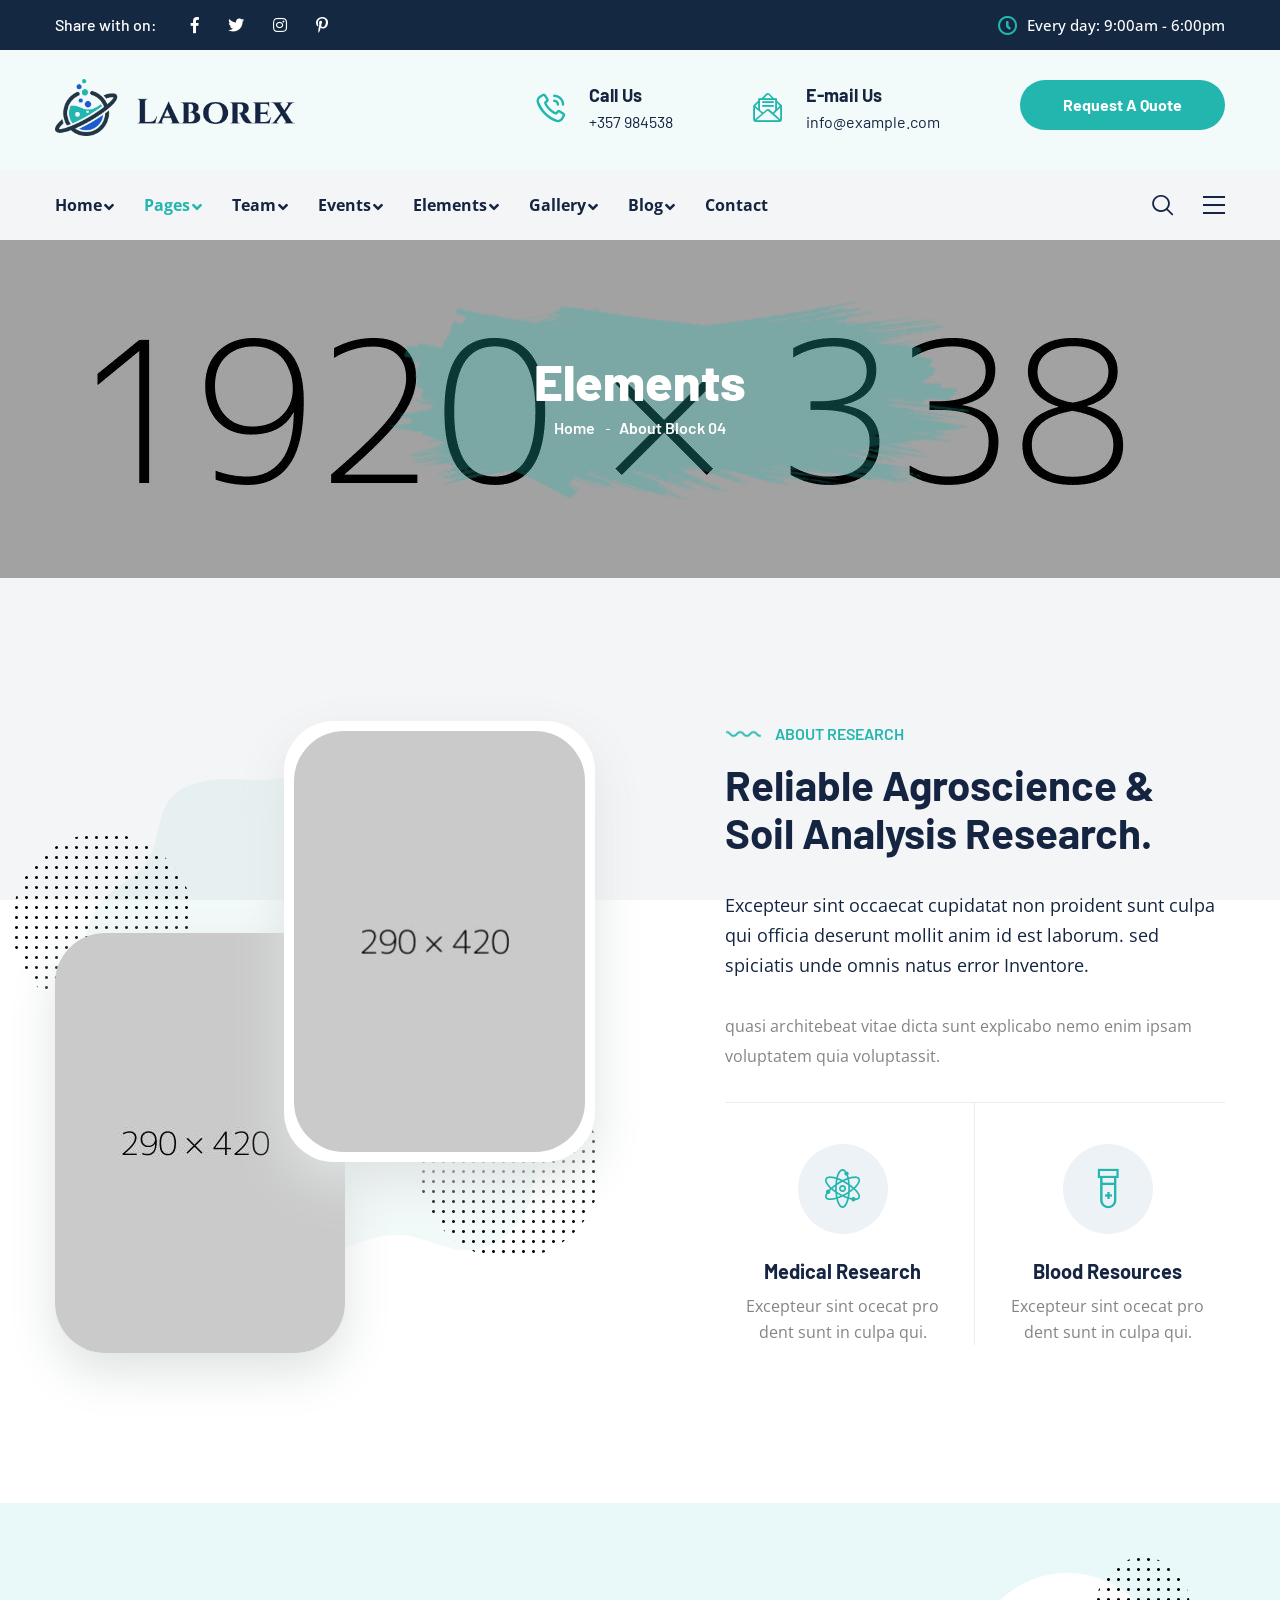
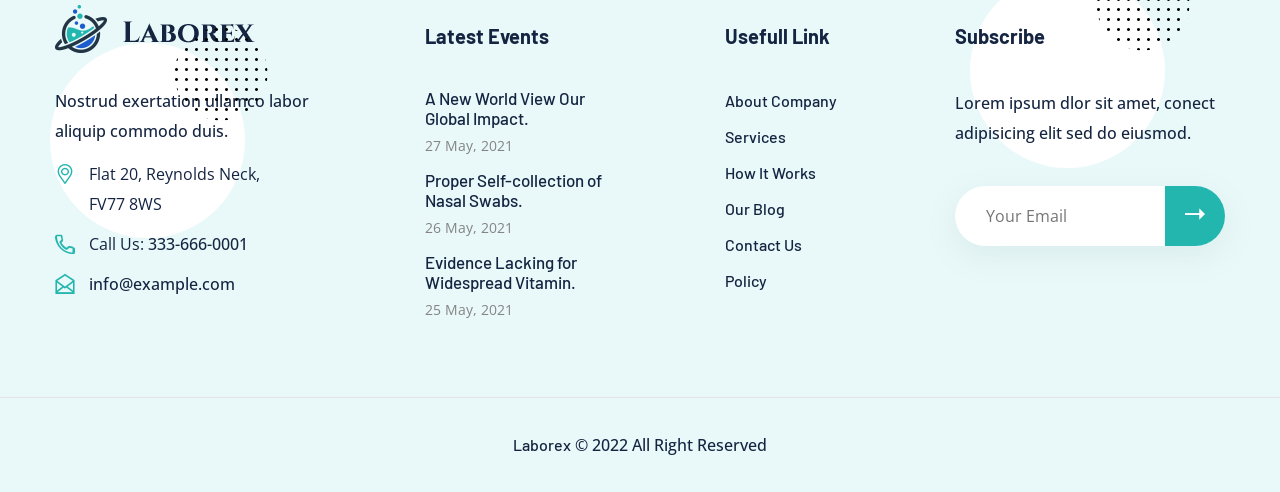
<file: Laborex Pack/Laborex/about-element-4.html>
<!DOCTYPE html>
<html lang="en">
<head>
<meta charset="utf-8">
<meta http-equiv="X-UA-Compatible" content="IE=edge">
<meta name="viewport" content="width=device-width, initial-scale=1.0, maximum-scale=1.0, user-scalable=0">

<title>Laborex - HTML 5 Template Preview</title>

<!-- Fav Icon -->
<link rel="icon" href="assets/images/favicon.ico" type="image/x-icon">

<!-- Google Fonts -->
<link href="https://fonts.googleapis.com/css2?family=Barlow:ital,wght@0,300;0,400;0,500;0,600;0,700;0,800;0,900;1,300;1,400;1,500;1,600;1,700;1,800;1,900&display=swap" rel="stylesheet">
<link href="https://fonts.googleapis.com/css2?family=Open+Sans:ital,wght@0,300;0,400;0,600;0,700;0,800;1,300;1,400;1,600;1,700;1,800&display=swap" rel="stylesheet">

<!-- Stylesheets -->
<link href="assets/css/font-awesome-all.css" rel="stylesheet">
<link href="assets/css/flaticon.css" rel="stylesheet">
<link href="assets/css/owl.css" rel="stylesheet">
<link href="assets/css/bootstrap.css" rel="stylesheet">
<link href="assets/css/jquery.fancybox.min.css" rel="stylesheet">
<link href="assets/css/animate.css" rel="stylesheet">
<link href="assets/css/color.css" rel="stylesheet">
<link href="assets/css/style.css" rel="stylesheet">
<link href="assets/css/responsive.css" rel="stylesheet">

</head>


<!-- page wrapper -->
<body>

    <div class="boxed_wrapper">


        <!-- preloader -->
        <div class="loader-wrap">
            <div class="preloader">
                <div class="preloader-close">Preloader Close</div>
                <div id="handle-preloader" class="handle-preloader">
                    <div class="animation-preloader">
                        <div class="spinner"></div>
                        <div class="txt-loading">
                            <span data-text-preloader="l" class="letters-loading">
                                l
                            </span>
                            <span data-text-preloader="a" class="letters-loading">
                                a
                            </span>
                            <span data-text-preloader="b" class="letters-loading">
                                b
                            </span>
                            <span data-text-preloader="o" class="letters-loading">
                                o
                            </span>
                            <span data-text-preloader="r" class="letters-loading">
                                r
                            </span>
                            <span data-text-preloader="e" class="letters-loading">
                                e
                            </span>
                            <span data-text-preloader="x" class="letters-loading">
                                x
                            </span>
                        </div>
                    </div>  
                </div>
            </div>
        </div>
        <!-- preloader end -->


        <!-- search-popup -->
        <div id="search-popup" class="search-popup">
            <div class="close-search"><span>x</span></div>
            <div class="popup-inner">
                <div class="overlay-layer"></div>
                <div class="search-form">
                    <form method="post" action="index.html">
                        <div class="form-group">
                            <fieldset>
                                <input type="search" class="form-control" name="search-input" value="" placeholder="Search Here" required >
                                <input type="submit" value="Search Now!" class="theme-btn style-four">
                            </fieldset>
                        </div>
                    </form>
                    <h3>Recent Search Keywords</h3>
                    <ul class="recent-searches">
                        <li><a href="index.html">Finance</a></li>
                        <li><a href="index.html">Idea</a></li>
                        <li><a href="index.html">Service</a></li>
                        <li><a href="index.html">Growth</a></li>
                        <li><a href="index.html">Plan</a></li>
                    </ul>
                </div>
            </div>
        </div>
        <!-- search-popup end -->


        <!-- sidebar cart item -->
        <div class="xs-sidebar-group info-group info-sidebar">
            <div class="xs-overlay xs-bg-black"></div>
            <div class="xs-sidebar-widget">
                <div class="sidebar-widget-container">
                    <div class="widget-heading">
                        <a href="#" class="close-side-widget"><i class="fal fa-times"></i></a>
                    </div>
                    <div class="sidebar-textwidget">
                        <div class="sidebar-info-contents">
                            <div class="content-inner">
                                <div class="logo">
                                    <a href="index.html"><img src="assets/images/logo-2.png" alt="" /></a>
                                </div>
                                <div class="content-box">
                                    <h4>Book Now</h4>
                                    <form action="index-2.html" method="post" class="booking-form">
                                        <div class="form-group">
                                            <input type="text" name="name" placeholder="Name" required="">
                                        </div>
                                        <div class="form-group">
                                            <input type="email" name="email" placeholder="Email" required="">
                                        </div>
                                        <div class="form-group">
                                            <textarea name="message" placeholder="Text"></textarea>
                                        </div>
                                        <div class="form-group message-btn">
                                            <button type="submit" class="theme-btn-one">Send Now</button>
                                        </div>
                                    </form>
                                </div>
                                <div class="contact-info">
                                    <h4>Contact Info</h4>
                                    <ul>
                                        <li>Chicago 12, Melborne City, USA</li>
                                        <li><a href="tel:+8801682648101">+88 01682648101</a></li>
                                        <li><a href="mailto:info@example.com">info@example.com</a></li>
                                    </ul>
                                </div>
                                <ul class="social-box">
                                    <li class="facebook"><a href="index.html" class="fab fa-facebook-f"></a></li>
                                    <li class="twitter"><a href="index.html" class="fab fa-twitter"></a></li>
                                    <li class="linkedin"><a href="index.html" class="fab fa-linkedin-in"></a></li>
                                    <li class="instagram"><a href="index.html" class="fab fa-instagram"></a></li>
                                </ul>
                            </div>
                        </div>
                    </div>
                </div>
            </div>
        </div>
        <!-- END sidebar widget item -->


        <!-- main header -->
        <header class="main-header style-two">
            <!-- header-top -->
            <div class="header-top">
                <div class="auto-container">
                    <div class="top-inner clearfix">
                        <ul class="social-links pull-left clearfix">
                            <li><h6>Share with on:</h6></li>
                            <li><a href="index.html"><i class="fab fa-facebook-f"></i></a></li>
                            <li><a href="index.html"><i class="fab fa-twitter"></i></a></li>
                            <li><a href="index.html"><i class="fab fa-instagram"></i></a></li>
                            <li><a href="index.html"><i class="fab fa-pinterest-p"></i></a></li>
                        </ul>
                        <div class="text pull-right">
                            <p><i class="icon-22"></i>Every day: 9:00am - 6:00pm</p>
                        </div>
                    </div>
                </div>
            </div>
            <!-- header-upper -->
            <div class="header-upper-two">
                <div class="auto-container">
                    <div class="upper-inner clearfix">
                        <div class="logo-box pull-left">
                            <figure class="logo"><a href="index.html"><img src="assets/images/logo.png" alt=""></a></figure>
                        </div>
                        <ul class="info-box pull-right clearfix">
                            <li>
                                <i class="icon-28"></i>
                                <h5>Call Us</h5>
                                <p><a href="tel:357984538">+357 984538</a></p>
                            </li>
                            <li>
                                <i class="icon-29"></i>
                                <h5>E-mail Us</h5>
                                <p><a href="mailto:info@example.com">info@example.com</a></p>
                            </li>
                            <li class="btn-box"><a href="research.html" class="theme-btn-one">Request A Quote</a></li>
                        </ul>
                    </div>
                </div>
            </div>
            <!-- header-lower -->
            <div class="header-lower">
                <div class="auto-container">
                    <div class="outer-box clearfix">
                        <div class="menu-area pull-left clearfix">
                            <!--Mobile Navigation Toggler-->
                            <div class="mobile-nav-toggler">
                                <i class="icon-bar"></i>
                                <i class="icon-bar"></i>
                                <i class="icon-bar"></i>
                            </div>
                            <nav class="main-menu navbar-expand-md navbar-light">
                                <div class="collapse navbar-collapse show clearfix" id="navbarSupportedContent">
                                    <ul class="navigation clearfix">
                                        <li class="dropdown"><a href="index.html">Home</a>
                                            <ul>
                                                <li><a href="index.html">Home Page 01</a></li>
                                                <li><a href="index-2.html">Home Page 02</a></li>
                                                <li><a href="index-3.html">Home Page 03</a></li>
                                                <li><a href="index-4.html">Home Page 04</a></li>
                                                <li><a href="index-5.html">Home Page 05</a></li>
                                                <li><a href="index-onepage.html">OnePage Home</a></li>
                                                <li><a href="index-rtl.html">RTL Home</a></li>
                                                <li class="dropdown"><a href="index.html">Header Style</a>
                                                    <ul>
                                                        <li><a href="index.html">Header Style 01</a></li>
                                                        <li><a href="index-2.html">Header Style 02</a></li>
                                                        <li><a href="index-4.html">Header Style 03</a></li>
                                                    </ul>
                                                </li>
                                            </ul>
                                        </li>
                                        <li class="current dropdown"><a href="index.html">Pages</a>
                                            <ul>
                                                <li><a href="about.html">About Us</a></li>
                                                <li><a href="research.html">Research</a></li>
                                                <li><a href="books.html">Our Books</a></li>
                                                <li><a href="journal-article.html">Journal Article</a></li>
                                                <li><a href="future-member.html">Future Member</a></li>
                                                <li><a href="testimonial.html">Testimonials</a></li>
                                                <li><a href="faq.html">Faq's</a></li>
                                                <li><a href="error.html">404</a></li>
                                            </ul>
                                        </li>
                                        <li class="dropdown"><a href="index.html">Team</a>
                                            <ul>
                                                <li><a href="team.html">Our Team</a></li>
                                                <li><a href="team-details.html">Team Details</a></li>
                                            </ul>
                                        </li> 
                                        <li class="dropdown"><a href="index.html">Events</a>
                                            <ul>
                                                <li><a href="events.html">Our Events</a></li>
                                                <li><a href="event-details.html">Event Details</a></li>
                                            </ul>
                                        </li> 
                                        <li class="dropdown"><a href="index.html">Elements</a>
                                            <div class="megamenu">
                                                <div class="row clearfix">
                                                    <div class="col-xl-4 column">
                                                        <ul>
                                                            <li><h4>Elements 1</h4></li>
                                                            <li><a href="about-element-1.html">About Block 01</a></li>
                                                            <li><a href="about-element-2.html">About Block 02</a></li>
                                                            <li><a href="about-element-3.html">About Block 03</a></li>
                                                            <li><a href="about-element-4.html">About Block 04</a></li>
                                                            <li><a href="about-element-5.html">About Block 05</a></li>
                                                            <li><a href="service-element-1.html">Service Block 01</a></li>
                                                            <li><a href="service-element-2.html">Service Block 02</a></li>
                                                            <li><a href="service-element-3.html">Service Block 03</a></li>
                                                        </ul>
                                                    </div>
                                                    <div class="col-xl-4 column">
                                                        <ul>
                                                            <li><h4>Elements 2</h4></li>
                                                            <li><a href="service-element-4.html">Service Block 04</a></li>
                                                            <li><a href="team-element-1.html">Team Block 01</a></li>
                                                            <li><a href="team-element-2.html">Team Block 02</a></li>
                                                            <li><a href="team-element-3.html">Team Block 03</a></li>
                                                            <li><a href="team-element-4.html">Team Block 04</a></li>
                                                            <li><a href="event-element-1.html">Event Block 01</a></li>
                                                            <li><a href="event-element-2.html">Event Block 02</a></li>
                                                            <li><a href="news-element-1.html">News Block 01</a></li>
                                                        </ul>
                                                    </div>
                                                    <div class="col-xl-4 column">
                                                        <ul>
                                                            <li><h4>Elements 3</h4></li>
                                                            <li><a href="news-element-2.html">News Block 02</a></li>
                                                            <li><a href="news-element-3.html">News Block 03</a></li>
                                                            <li><a href="news-element-4.html">News Block 04</a></li>
                                                            <li><a href="funfact-element-1.html">Funfact Block 01</a></li>
                                                            <li><a href="funfact-element-2.html">Funfact Block 02</a></li>
                                                            <li><a href="chooseus-element.html">Chooseus Block</a></li>
                                                            <li><a href="video-element.html">Video Block</a></li>
                                                            <li><a href="cta-element.html">Cta Block</a></li>
                                                        </ul>
                                                    </div>                                   
                                                </div>                                        
                                            </div>
                                        </li> 
                                        <li class="dropdown"><a href="index.html">Gallery</a>
                                            <ul>
                                                <li><a href="gallery.html">Gallery 01</a></li>
                                                <li><a href="gallery-2.html">Gallery 02</a></li>
                                            </ul>
                                        </li>
                                        <li class="dropdown"><a href="index.html">Blog</a>
                                            <ul>
                                                <li><a href="blog.html">Blog 01</a></li>
                                                <li><a href="blog-2.html">Blog 02</a></li>
                                                <li><a href="blog-3.html">Blog 03</a></li>
                                                <li><a href="blog-details.html">Blog Details</a></li>
                                            </ul>
                                        </li>  
                                        <li><a href="contact.html">Contact</a></li>   
                                    </ul>
                                </div>
                            </nav>
                        </div>
                        <ul class="menu-right-content pull-right clearfix">
                            <li class="search-btn">
                                <button type="button" class="search-toggler"><i class="icon-1"></i></button>
                            </li>
                            <li class="nav-btn nav-toggler navSidebar-button clearfix">
                                <button><i class="icon-30"></i></button>
                            </li>
                        </ul>
                    </div>
                </div>
            </div>

            <!--sticky Header-->
            <div class="sticky-header">
                <div class="auto-container">
                    <div class="outer-box clearfix">
                        <div class="menu-area pull-left">
                            <nav class="main-menu clearfix">
                                <!--Keep This Empty / Menu will come through Javascript-->
                            </nav>
                        </div>
                        <ul class="menu-right-content pull-right clearfix">
                            <li class="search-btn">
                                <button type="button" class="search-toggler"><i class="icon-1"></i></button>
                            </li>
                            <li class="nav-btn nav-toggler navSidebar-button clearfix">
                                <button><i class="icon-30"></i></button>
                            </li>
                        </ul>
                    </div>
                </div>
            </div>
        </header>
        <!-- main-header end -->

        <!-- Mobile Menu  -->
        <div class="mobile-menu">
            <div class="menu-backdrop"></div>
            <div class="close-btn"><i class="fas fa-times"></i></div>
            
            <nav class="menu-box">
                <div class="nav-logo"><a href="index.html"><img src="assets/images/logo-2.png" alt="" title=""></a></div>
                <div class="menu-outer"><!--Here Menu Will Come Automatically Via Javascript / Same Menu as in Header--></div>
                <div class="contact-info">
                    <h4>Contact Info</h4>
                    <ul>
                        <li>Chicago 12, Melborne City, USA</li>
                        <li><a href="tel:+8801682648101">+88 01682648101</a></li>
                        <li><a href="mailto:info@example.com">info@example.com</a></li>
                    </ul>
                </div>
                <div class="social-links">
                    <ul class="clearfix">
                        <li><a href="index.html"><span class="fab fa-twitter"></span></a></li>
                        <li><a href="index.html"><span class="fab fa-facebook-square"></span></a></li>
                        <li><a href="index.html"><span class="fab fa-pinterest-p"></span></a></li>
                        <li><a href="index.html"><span class="fab fa-instagram"></span></a></li>
                        <li><a href="index.html"><span class="fab fa-youtube"></span></a></li>
                    </ul>
                </div>
            </nav>
        </div>
        <!-- End Mobile Menu -->


        <!-- Page Title -->
        <section class="page-title centred" style="background-image: url(assets/images/background/page-title.jpg);">
            <div class="auto-container">
                <div class="content-box">
                    <div class="shape" style="background-image: url(assets/images/shape/shape-63.png);"></div>
                    <div class="title">
                        <h1>Elements</h1>
                    </div>
                    <ul class="bread-crumb clearfix">
                        <li><a href="index.html">Home</a></li>
                        <li>About Block 04</li>
                    </ul>
                </div>
            </div>
        </section>
        <!-- End Page Title -->


        <!-- about-style-four -->
        <section class="about-style-four sec-pad">
            <div class="auto-container">
                <div class="row clearfix">
                    <div class="col-lg-6 col-md-12 col-sm-12 image-column">
                        <div class="image_block_5">
                            <div class="image-box">
                                <div class="shape">
                                    <div class="shape-3" style="background-image: url(assets/images/shape/shape-40.png);"></div>
                                    <div class="shape-4" style="background-image: url(assets/images/shape/shape-40.png);"></div>
                                    <div class="shape-5" style="background-image: url(assets/images/shape/shape-41.png);"></div>
                                </div>
                                <figure class="image image-1 paroller"><img src="assets/images/resource/about-1.jpg" alt=""></figure>
                                <figure class="image image-2 paroller-2"><img src="assets/images/resource/about-2.jpg" alt=""></figure>
                            </div>
                        </div>
                    </div>
                    <div class="col-lg-6 col-md-12 col-sm-12 content-column">
                        <div class="content_block_1">
                            <div class="content-box ml-70">
                                <div class="sec-title">
                                    <h6>About Research</h6>
                                    <h2>Reliable Agroscience & Soil Analysis Research.</h2>
                                </div>
                                <div class="bold-text">
                                    <p>Excepteur sint occaecat cupidatat non proident sunt culpa qui officia deserunt mollit anim id est laborum. sed  spiciatis unde omnis natus error Inventore.</p>
                                </div>
                                <div class="text">
                                    <p>quasi architebeat vitae dicta sunt explicabo nemo enim ipsam voluptatem quia voluptassit.</p>
                                </div>
                                <div class="singl-block centred">
                                    <div class="row clearfix">
                                        <div class="col-lg-6 col-md-6 col-sm-12 single-column">
                                            <div class="single-item">
                                                <div class="icon-box"><i class="icon-36"></i></div>
                                                <h4>Medical Research</h4>
                                                <p>Excepteur sint ocecat pro dent sunt in culpa qui.</p>
                                            </div>
                                        </div>
                                        <div class="col-lg-6 col-md-6 col-sm-12 single-column">
                                            <div class="single-item">
                                                <div class="icon-box"><i class="icon-37"></i></div>
                                                <h4>Blood Resources</h4>
                                                <p>Excepteur sint ocecat pro dent sunt in culpa qui.</p>
                                            </div>
                                        </div>
                                    </div>
                                </div>
                            </div>
                        </div>
                    </div>
                </div>
            </div>
        </section>
        <!-- about-style-four end -->


        <!-- main-footer -->
        <footer class="main-footer bg-color-1">
            <div class="footer-top">
                <div class="shape">
                    <div class="shape-1 rotate-me" style="background-image: url(assets/images/shape/shape-14.png);"></div>
                    <div class="shape-2 rotate-me" style="background-image: url(assets/images/shape/shape-14.png);"></div>
                    <div class="shape-3"></div>
                    <div class="shape-4"></div>
                </div>
                <div class="auto-container">
                    <div class="row clearfix">
                        <div class="col-lg-3 col-md-6 col-sm-12 footer-column">
                            <div class="footer-widget logo-widget">
                                <div class="footer-logo">
                                    <figure class="logo"><a href="index.html"><img src="assets/images/footer-logo.png" alt=""></a></figure>
                                </div>
                                <div class="text">
                                    <p>Nostrud exertation ullamco labor aliquip commodo duis.</p>
                                    <ul class="info clearfix">
                                        <li><i class="icon-26"></i>Flat 20, Reynolds Neck, <br />FV77 8WS</li>
                                        <li><i class="icon-24"></i>Call Us: <a href="tel:3336660001">333-666-0001</a></li>
                                        <li><i class="icon-25"></i><a href="mailto:info@example.com">info@example.com</a></li>
                                    </ul>
                                </div>
                            </div>
                        </div>
                        <div class="col-lg-3 col-md-6 col-sm-12 footer-column">
                            <div class="footer-widget post-widget ml-70">
                                <div class="widget-title">
                                    <h4>Latest Events</h4>
                                </div>
                                <div class="post-inner">
                                    <div class="post">
                                        <h5><a href="blog-details.html">A New World View Our Global Impact.</a></h5>
                                        <span class="post-date">27 May, 2021</span>
                                    </div>
                                    <div class="post">
                                        <h5><a href="blog-details.html">Proper Self-collection of Nasal Swabs.</a></h5>
                                        <span class="post-date">26 May, 2021</span>
                                    </div>
                                    <div class="post">
                                        <h5><a href="blog-details.html">Evidence Lacking for Widespread Vitamin.</a></h5>
                                        <span class="post-date">25 May, 2021</span>
                                    </div>
                                </div>
                            </div>
                        </div>
                        <div class="col-lg-3 col-md-6 col-sm-12 footer-column">
                            <div class="footer-widget links-widget ml-70">
                                <div class="widget-title">
                                    <h4>Usefull Link</h4>
                                </div>
                                <div class="widget-content">
                                    <ul class="links-list clearfix">
                                        <li><a href="index.html">About Company</a></li>
                                        <li><a href="index.html">Services</a></li>
                                        <li><a href="index.html">How It Works</a></li>
                                        <li><a href="index.html">Our Blog</a></li>
                                        <li><a href="index.html">Contact Us</a></li>
                                        <li><a href="index.html">Policy</a></li>
                                    </ul>
                                </div>
                            </div>
                        </div>
                        <div class="col-lg-3 col-md-6 col-sm-12 footer-column">
                            <div class="footer-widget subscribe-widget">
                                <div class="widget-title">
                                    <h4>Subscribe</h4>
                                </div>
                                <div class="widget-content">
                                    <p>Lorem ipsum dlor sit amet, conect adipisicing elit sed do eiusmod.</p>
                                    <form action="contact.html" method="post" class="subscribe-form">
                                        <div class="form-group">
                                            <input type="email" name="email" placeholder="Your Email" required="">
                                            <button type="submit"><i class="icon-27"></i></button>
                                        </div>
                                    </form>
                                </div>
                            </div>
                        </div>
                    </div>
                </div>
            </div>
            <div class="footer-bottom centred">
                <div class="auto-container">
                    <div class="copyright">
                        <p><a href="index.html">Laborex</a> &copy; 2022 All Right Reserved</p>
                    </div>
                </div>
            </div>
        </footer>
        <!-- main-footer end -->



        <!--Scroll to top-->
        <button class="scroll-top scroll-to-target" data-target="html">
            <span class="fal fa-angle-up"></span>
        </button>
    </div>


    <!-- jequery plugins -->
    <script src="assets/js/jquery.js"></script>
    <script src="assets/js/popper.min.js"></script>
    <script src="assets/js/bootstrap.min.js"></script>
    <script src="assets/js/owl.js"></script>
    <script src="assets/js/wow.js"></script>
    <script src="assets/js/validation.js"></script>
    <script src="assets/js/jquery.fancybox.js"></script>
    <script src="assets/js/appear.js"></script>
    <script src="assets/js/isotope.js"></script>
    <script src="assets/js/jquery.nice-select.min.js"></script>
    <script src="assets/js/nav-tool.js"></script>
    <script src="assets/js/jquery.paroller.min.js"></script>

    <!-- main-js -->
    <script src="assets/js/script.js"></script>

</body><!-- End of .page_wrapper -->
</html>
</file>
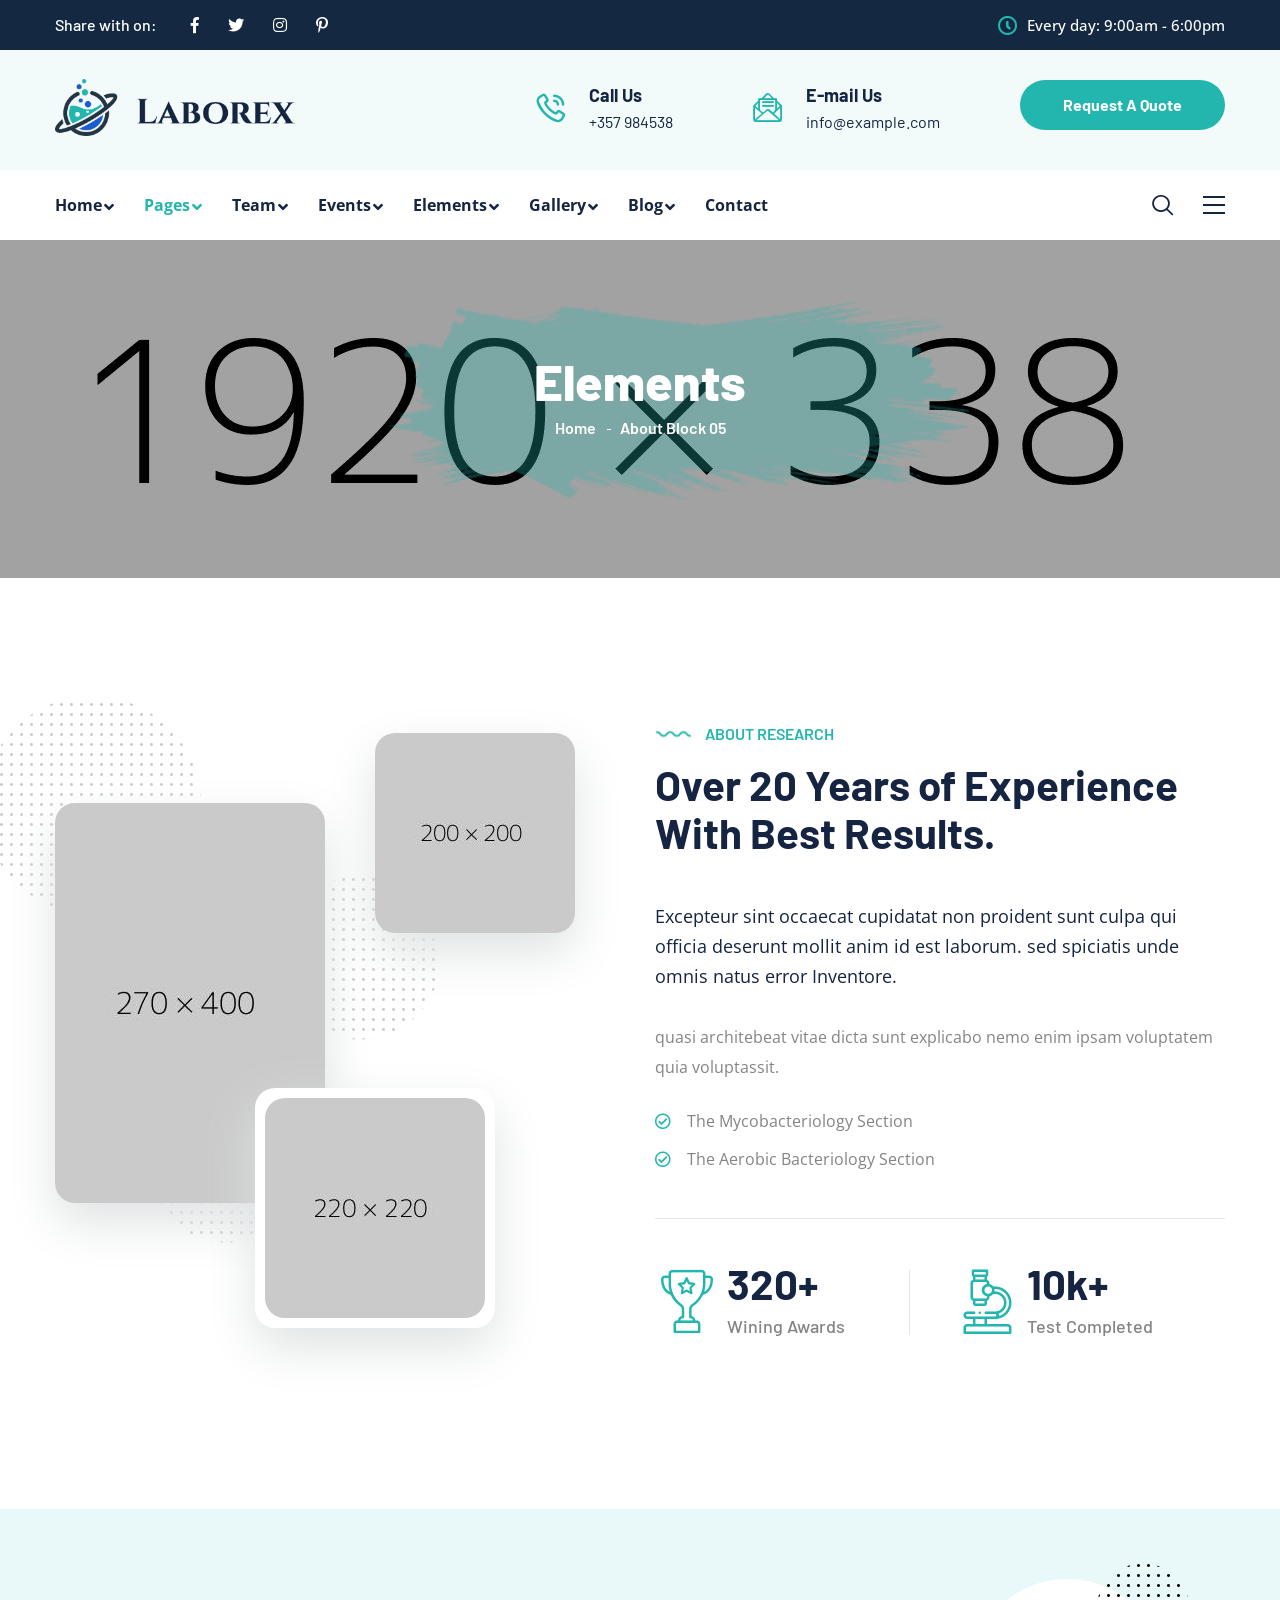
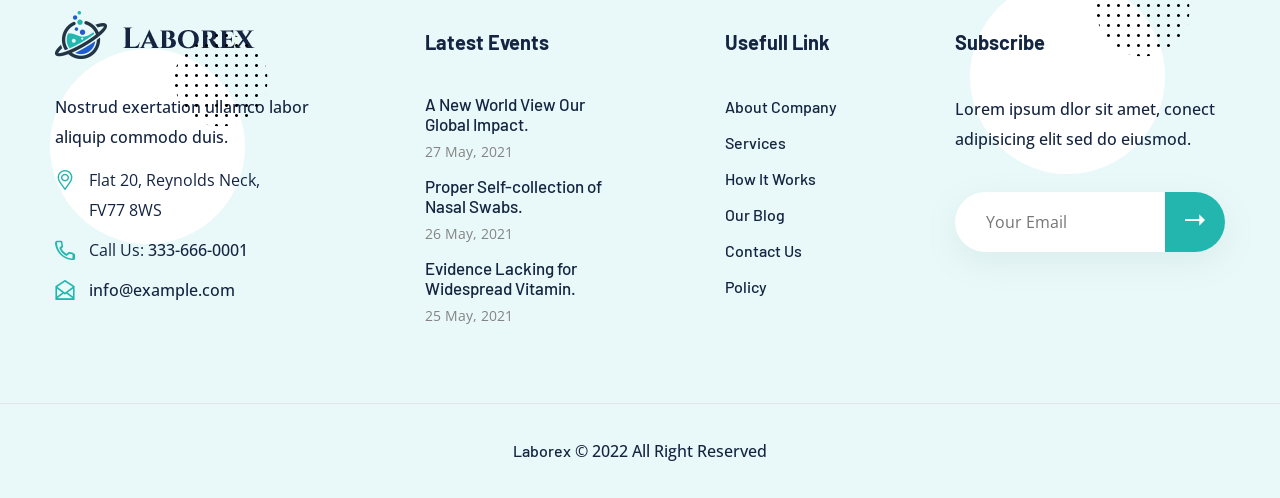
<file: Laborex Pack/Laborex/about-element-5.html>
<!DOCTYPE html>
<html lang="en">
<head>
<meta charset="utf-8">
<meta http-equiv="X-UA-Compatible" content="IE=edge">
<meta name="viewport" content="width=device-width, initial-scale=1.0, maximum-scale=1.0, user-scalable=0">

<title>Laborex - HTML 5 Template Preview</title>

<!-- Fav Icon -->
<link rel="icon" href="assets/images/favicon.ico" type="image/x-icon">

<!-- Google Fonts -->
<link href="https://fonts.googleapis.com/css2?family=Barlow:ital,wght@0,300;0,400;0,500;0,600;0,700;0,800;0,900;1,300;1,400;1,500;1,600;1,700;1,800;1,900&display=swap" rel="stylesheet">
<link href="https://fonts.googleapis.com/css2?family=Open+Sans:ital,wght@0,300;0,400;0,600;0,700;0,800;1,300;1,400;1,600;1,700;1,800&display=swap" rel="stylesheet">

<!-- Stylesheets -->
<link href="assets/css/font-awesome-all.css" rel="stylesheet">
<link href="assets/css/flaticon.css" rel="stylesheet">
<link href="assets/css/owl.css" rel="stylesheet">
<link href="assets/css/bootstrap.css" rel="stylesheet">
<link href="assets/css/jquery.fancybox.min.css" rel="stylesheet">
<link href="assets/css/animate.css" rel="stylesheet">
<link href="assets/css/color.css" rel="stylesheet">
<link href="assets/css/style.css" rel="stylesheet">
<link href="assets/css/responsive.css" rel="stylesheet">

</head>


<!-- page wrapper -->
<body>

    <div class="boxed_wrapper">


        <!-- preloader -->
        <div class="loader-wrap">
            <div class="preloader">
                <div class="preloader-close">Preloader Close</div>
                <div id="handle-preloader" class="handle-preloader">
                    <div class="animation-preloader">
                        <div class="spinner"></div>
                        <div class="txt-loading">
                            <span data-text-preloader="l" class="letters-loading">
                                l
                            </span>
                            <span data-text-preloader="a" class="letters-loading">
                                a
                            </span>
                            <span data-text-preloader="b" class="letters-loading">
                                b
                            </span>
                            <span data-text-preloader="o" class="letters-loading">
                                o
                            </span>
                            <span data-text-preloader="r" class="letters-loading">
                                r
                            </span>
                            <span data-text-preloader="e" class="letters-loading">
                                e
                            </span>
                            <span data-text-preloader="x" class="letters-loading">
                                x
                            </span>
                        </div>
                    </div>  
                </div>
            </div>
        </div>
        <!-- preloader end -->


        <!-- search-popup -->
        <div id="search-popup" class="search-popup">
            <div class="close-search"><span>x</span></div>
            <div class="popup-inner">
                <div class="overlay-layer"></div>
                <div class="search-form">
                    <form method="post" action="index.html">
                        <div class="form-group">
                            <fieldset>
                                <input type="search" class="form-control" name="search-input" value="" placeholder="Search Here" required >
                                <input type="submit" value="Search Now!" class="theme-btn style-four">
                            </fieldset>
                        </div>
                    </form>
                    <h3>Recent Search Keywords</h3>
                    <ul class="recent-searches">
                        <li><a href="index.html">Finance</a></li>
                        <li><a href="index.html">Idea</a></li>
                        <li><a href="index.html">Service</a></li>
                        <li><a href="index.html">Growth</a></li>
                        <li><a href="index.html">Plan</a></li>
                    </ul>
                </div>
            </div>
        </div>
        <!-- search-popup end -->


        <!-- sidebar cart item -->
        <div class="xs-sidebar-group info-group info-sidebar">
            <div class="xs-overlay xs-bg-black"></div>
            <div class="xs-sidebar-widget">
                <div class="sidebar-widget-container">
                    <div class="widget-heading">
                        <a href="#" class="close-side-widget"><i class="fal fa-times"></i></a>
                    </div>
                    <div class="sidebar-textwidget">
                        <div class="sidebar-info-contents">
                            <div class="content-inner">
                                <div class="logo">
                                    <a href="index.html"><img src="assets/images/logo-2.png" alt="" /></a>
                                </div>
                                <div class="content-box">
                                    <h4>Book Now</h4>
                                    <form action="index-2.html" method="post" class="booking-form">
                                        <div class="form-group">
                                            <input type="text" name="name" placeholder="Name" required="">
                                        </div>
                                        <div class="form-group">
                                            <input type="email" name="email" placeholder="Email" required="">
                                        </div>
                                        <div class="form-group">
                                            <textarea name="message" placeholder="Text"></textarea>
                                        </div>
                                        <div class="form-group message-btn">
                                            <button type="submit" class="theme-btn-one">Send Now</button>
                                        </div>
                                    </form>
                                </div>
                                <div class="contact-info">
                                    <h4>Contact Info</h4>
                                    <ul>
                                        <li>Chicago 12, Melborne City, USA</li>
                                        <li><a href="tel:+8801682648101">+88 01682648101</a></li>
                                        <li><a href="mailto:info@example.com">info@example.com</a></li>
                                    </ul>
                                </div>
                                <ul class="social-box">
                                    <li class="facebook"><a href="index.html" class="fab fa-facebook-f"></a></li>
                                    <li class="twitter"><a href="index.html" class="fab fa-twitter"></a></li>
                                    <li class="linkedin"><a href="index.html" class="fab fa-linkedin-in"></a></li>
                                    <li class="instagram"><a href="index.html" class="fab fa-instagram"></a></li>
                                </ul>
                            </div>
                        </div>
                    </div>
                </div>
            </div>
        </div>
        <!-- END sidebar widget item -->


        <!-- main header -->
        <header class="main-header style-two">
            <!-- header-top -->
            <div class="header-top">
                <div class="auto-container">
                    <div class="top-inner clearfix">
                        <ul class="social-links pull-left clearfix">
                            <li><h6>Share with on:</h6></li>
                            <li><a href="index.html"><i class="fab fa-facebook-f"></i></a></li>
                            <li><a href="index.html"><i class="fab fa-twitter"></i></a></li>
                            <li><a href="index.html"><i class="fab fa-instagram"></i></a></li>
                            <li><a href="index.html"><i class="fab fa-pinterest-p"></i></a></li>
                        </ul>
                        <div class="text pull-right">
                            <p><i class="icon-22"></i>Every day: 9:00am - 6:00pm</p>
                        </div>
                    </div>
                </div>
            </div>
            <!-- header-upper -->
            <div class="header-upper-two">
                <div class="auto-container">
                    <div class="upper-inner clearfix">
                        <div class="logo-box pull-left">
                            <figure class="logo"><a href="index.html"><img src="assets/images/logo.png" alt=""></a></figure>
                        </div>
                        <ul class="info-box pull-right clearfix">
                            <li>
                                <i class="icon-28"></i>
                                <h5>Call Us</h5>
                                <p><a href="tel:357984538">+357 984538</a></p>
                            </li>
                            <li>
                                <i class="icon-29"></i>
                                <h5>E-mail Us</h5>
                                <p><a href="mailto:info@example.com">info@example.com</a></p>
                            </li>
                            <li class="btn-box"><a href="research.html" class="theme-btn-one">Request A Quote</a></li>
                        </ul>
                    </div>
                </div>
            </div>
            <!-- header-lower -->
            <div class="header-lower">
                <div class="auto-container">
                    <div class="outer-box clearfix">
                        <div class="menu-area pull-left clearfix">
                            <!--Mobile Navigation Toggler-->
                            <div class="mobile-nav-toggler">
                                <i class="icon-bar"></i>
                                <i class="icon-bar"></i>
                                <i class="icon-bar"></i>
                            </div>
                            <nav class="main-menu navbar-expand-md navbar-light">
                                <div class="collapse navbar-collapse show clearfix" id="navbarSupportedContent">
                                    <ul class="navigation clearfix">
                                        <li class="dropdown"><a href="index.html">Home</a>
                                            <ul>
                                                <li><a href="index.html">Home Page 01</a></li>
                                                <li><a href="index-2.html">Home Page 02</a></li>
                                                <li><a href="index-3.html">Home Page 03</a></li>
                                                <li><a href="index-4.html">Home Page 04</a></li>
                                                <li><a href="index-5.html">Home Page 05</a></li>
                                                <li><a href="index-onepage.html">OnePage Home</a></li>
                                                <li><a href="index-rtl.html">RTL Home</a></li>
                                                <li class="dropdown"><a href="index.html">Header Style</a>
                                                    <ul>
                                                        <li><a href="index.html">Header Style 01</a></li>
                                                        <li><a href="index-2.html">Header Style 02</a></li>
                                                        <li><a href="index-4.html">Header Style 03</a></li>
                                                    </ul>
                                                </li>
                                            </ul>
                                        </li>
                                        <li class="current dropdown"><a href="index.html">Pages</a>
                                            <ul>
                                                <li><a href="about.html">About Us</a></li>
                                                <li><a href="research.html">Research</a></li>
                                                <li><a href="books.html">Our Books</a></li>
                                                <li><a href="journal-article.html">Journal Article</a></li>
                                                <li><a href="future-member.html">Future Member</a></li>
                                                <li><a href="testimonial.html">Testimonials</a></li>
                                                <li><a href="faq.html">Faq's</a></li>
                                                <li><a href="error.html">404</a></li>
                                            </ul>
                                        </li>
                                        <li class="dropdown"><a href="index.html">Team</a>
                                            <ul>
                                                <li><a href="team.html">Our Team</a></li>
                                                <li><a href="team-details.html">Team Details</a></li>
                                            </ul>
                                        </li> 
                                        <li class="dropdown"><a href="index.html">Events</a>
                                            <ul>
                                                <li><a href="events.html">Our Events</a></li>
                                                <li><a href="event-details.html">Event Details</a></li>
                                            </ul>
                                        </li> 
                                        <li class="dropdown"><a href="index.html">Elements</a>
                                            <div class="megamenu">
                                                <div class="row clearfix">
                                                    <div class="col-xl-4 column">
                                                        <ul>
                                                            <li><h4>Elements 1</h4></li>
                                                            <li><a href="about-element-1.html">About Block 01</a></li>
                                                            <li><a href="about-element-2.html">About Block 02</a></li>
                                                            <li><a href="about-element-3.html">About Block 03</a></li>
                                                            <li><a href="about-element-4.html">About Block 04</a></li>
                                                            <li><a href="about-element-5.html">About Block 05</a></li>
                                                            <li><a href="service-element-1.html">Service Block 01</a></li>
                                                            <li><a href="service-element-2.html">Service Block 02</a></li>
                                                            <li><a href="service-element-3.html">Service Block 03</a></li>
                                                        </ul>
                                                    </div>
                                                    <div class="col-xl-4 column">
                                                        <ul>
                                                            <li><h4>Elements 2</h4></li>
                                                            <li><a href="service-element-4.html">Service Block 04</a></li>
                                                            <li><a href="team-element-1.html">Team Block 01</a></li>
                                                            <li><a href="team-element-2.html">Team Block 02</a></li>
                                                            <li><a href="team-element-3.html">Team Block 03</a></li>
                                                            <li><a href="team-element-4.html">Team Block 04</a></li>
                                                            <li><a href="event-element-1.html">Event Block 01</a></li>
                                                            <li><a href="event-element-2.html">Event Block 02</a></li>
                                                            <li><a href="news-element-1.html">News Block 01</a></li>
                                                        </ul>
                                                    </div>
                                                    <div class="col-xl-4 column">
                                                        <ul>
                                                            <li><h4>Elements 3</h4></li>
                                                            <li><a href="news-element-2.html">News Block 02</a></li>
                                                            <li><a href="news-element-3.html">News Block 03</a></li>
                                                            <li><a href="news-element-4.html">News Block 04</a></li>
                                                            <li><a href="funfact-element-1.html">Funfact Block 01</a></li>
                                                            <li><a href="funfact-element-2.html">Funfact Block 02</a></li>
                                                            <li><a href="chooseus-element.html">Chooseus Block</a></li>
                                                            <li><a href="video-element.html">Video Block</a></li>
                                                            <li><a href="cta-element.html">Cta Block</a></li>
                                                        </ul>
                                                    </div>                                   
                                                </div>                                        
                                            </div>
                                        </li> 
                                        <li class="dropdown"><a href="index.html">Gallery</a>
                                            <ul>
                                                <li><a href="gallery.html">Gallery 01</a></li>
                                                <li><a href="gallery-2.html">Gallery 02</a></li>
                                            </ul>
                                        </li>
                                        <li class="dropdown"><a href="index.html">Blog</a>
                                            <ul>
                                                <li><a href="blog.html">Blog 01</a></li>
                                                <li><a href="blog-2.html">Blog 02</a></li>
                                                <li><a href="blog-3.html">Blog 03</a></li>
                                                <li><a href="blog-details.html">Blog Details</a></li>
                                            </ul>
                                        </li>  
                                        <li><a href="contact.html">Contact</a></li>   
                                    </ul>
                                </div>
                            </nav>
                        </div>
                        <ul class="menu-right-content pull-right clearfix">
                            <li class="search-btn">
                                <button type="button" class="search-toggler"><i class="icon-1"></i></button>
                            </li>
                            <li class="nav-btn nav-toggler navSidebar-button clearfix">
                                <button><i class="icon-30"></i></button>
                            </li>
                        </ul>
                    </div>
                </div>
            </div>

            <!--sticky Header-->
            <div class="sticky-header">
                <div class="auto-container">
                    <div class="outer-box clearfix">
                        <div class="menu-area pull-left">
                            <nav class="main-menu clearfix">
                                <!--Keep This Empty / Menu will come through Javascript-->
                            </nav>
                        </div>
                        <ul class="menu-right-content pull-right clearfix">
                            <li class="search-btn">
                                <button type="button" class="search-toggler"><i class="icon-1"></i></button>
                            </li>
                            <li class="nav-btn nav-toggler navSidebar-button clearfix">
                                <button><i class="icon-30"></i></button>
                            </li>
                        </ul>
                    </div>
                </div>
            </div>
        </header>
        <!-- main-header end -->

        <!-- Mobile Menu  -->
        <div class="mobile-menu">
            <div class="menu-backdrop"></div>
            <div class="close-btn"><i class="fas fa-times"></i></div>
            
            <nav class="menu-box">
                <div class="nav-logo"><a href="index.html"><img src="assets/images/logo-2.png" alt="" title=""></a></div>
                <div class="menu-outer"><!--Here Menu Will Come Automatically Via Javascript / Same Menu as in Header--></div>
                <div class="contact-info">
                    <h4>Contact Info</h4>
                    <ul>
                        <li>Chicago 12, Melborne City, USA</li>
                        <li><a href="tel:+8801682648101">+88 01682648101</a></li>
                        <li><a href="mailto:info@example.com">info@example.com</a></li>
                    </ul>
                </div>
                <div class="social-links">
                    <ul class="clearfix">
                        <li><a href="index.html"><span class="fab fa-twitter"></span></a></li>
                        <li><a href="index.html"><span class="fab fa-facebook-square"></span></a></li>
                        <li><a href="index.html"><span class="fab fa-pinterest-p"></span></a></li>
                        <li><a href="index.html"><span class="fab fa-instagram"></span></a></li>
                        <li><a href="index.html"><span class="fab fa-youtube"></span></a></li>
                    </ul>
                </div>
            </nav>
        </div>
        <!-- End Mobile Menu -->


        <!-- Page Title -->
        <section class="page-title centred" style="background-image: url(assets/images/background/page-title.jpg);">
            <div class="auto-container">
                <div class="content-box">
                    <div class="shape" style="background-image: url(assets/images/shape/shape-63.png);"></div>
                    <div class="title">
                        <h1>Elements</h1>
                    </div>
                    <ul class="bread-crumb clearfix">
                        <li><a href="index.html">Home</a></li>
                        <li>About Block 05</li>
                    </ul>
                </div>
            </div>
        </section>
        <!-- End Page Title -->


        <!-- about-style-two -->
        <section class="about-style-two sec-pad">
            <div class="auto-container">
                <div class="row align-items-center clearfix">
                    <div class="col-lg-6 col-md-12 col-sm-12 image-column">
                        <div class="image_block_8">
                            <div class="image-box">
                                <div class="shape">
                                    <div class="shape-1 rotate-me" style="background-image: url(assets/images/shape/shape-56.png);"></div>
                                    <div class="shape-2" style="background-image: url(assets/images/shape/shape-57.png);"></div>
                                    <div class="shape-3" style="background-image: url(assets/images/shape/shape-57.png);"></div>
                                </div>
                                <figure class="image image-1"><img src="assets/images/resource/about-3.jpg" alt=""></figure>
                                <figure class="image image-2 paroller"><img src="assets/images/resource/about-4.jpg" alt=""></figure>
                                <figure class="image image-3 paroller-2"><img src="assets/images/resource/about-5.jpg" alt=""></figure>
                            </div>
                        </div>
                    </div>
                    <div class="col-lg-6 col-md-12 col-sm-12 content-column">
                        <div class="content_block_1">
                            <div class="content-box">
                                <div class="sec-title">
                                    <h6>About Research</h6>
                                    <h2>Over 20 Years of Experience With Best Results.</h2>
                                </div>
                                <div class="bold-text">
                                    <p>Excepteur sint occaecat cupidatat non proident sunt culpa qui officia deserunt mollit anim id est laborum. sed  spiciatis unde omnis natus error Inventore.</p>
                                </div>
                                <div class="text">
                                    <p>quasi architebeat vitae dicta sunt explicabo nemo enim ipsam voluptatem quia voluptassit.</p>
                                    <ul class="list-style-one clearfix">
                                        <li>The Mycobacteriology Section</li>
                                        <li>The Aerobic Bacteriology Section</li>
                                    </ul>
                                </div>
                                <div class="inner-box">
                                    <div class="row clearfix">
                                        <div class="col-lg-6 col-md-6 col-sm-12 single-column">
                                            <div class="single-item">
                                                <div class="icon-box"><i class="icon-34"></i></div>
                                                <h2>320+</h2>
                                                <h5>Wining Awards</h5>
                                            </div>
                                        </div>
                                        <div class="col-lg-6 col-md-6 col-sm-12 single-column">
                                            <div class="single-item">
                                                <div class="icon-box"><i class="icon-35"></i></div>
                                                <h2>10k+</h2>
                                                <h5>Test Completed</h5>
                                            </div>
                                        </div>
                                    </div>
                                </div>
                            </div>
                        </div>
                    </div>
                </div>
            </div>
        </section>
        <!-- about-style-two end -->


        <!-- main-footer -->
        <footer class="main-footer bg-color-1">
            <div class="footer-top">
                <div class="shape">
                    <div class="shape-1 rotate-me" style="background-image: url(assets/images/shape/shape-14.png);"></div>
                    <div class="shape-2 rotate-me" style="background-image: url(assets/images/shape/shape-14.png);"></div>
                    <div class="shape-3"></div>
                    <div class="shape-4"></div>
                </div>
                <div class="auto-container">
                    <div class="row clearfix">
                        <div class="col-lg-3 col-md-6 col-sm-12 footer-column">
                            <div class="footer-widget logo-widget">
                                <div class="footer-logo">
                                    <figure class="logo"><a href="index.html"><img src="assets/images/footer-logo.png" alt=""></a></figure>
                                </div>
                                <div class="text">
                                    <p>Nostrud exertation ullamco labor aliquip commodo duis.</p>
                                    <ul class="info clearfix">
                                        <li><i class="icon-26"></i>Flat 20, Reynolds Neck, <br />FV77 8WS</li>
                                        <li><i class="icon-24"></i>Call Us: <a href="tel:3336660001">333-666-0001</a></li>
                                        <li><i class="icon-25"></i><a href="mailto:info@example.com">info@example.com</a></li>
                                    </ul>
                                </div>
                            </div>
                        </div>
                        <div class="col-lg-3 col-md-6 col-sm-12 footer-column">
                            <div class="footer-widget post-widget ml-70">
                                <div class="widget-title">
                                    <h4>Latest Events</h4>
                                </div>
                                <div class="post-inner">
                                    <div class="post">
                                        <h5><a href="blog-details.html">A New World View Our Global Impact.</a></h5>
                                        <span class="post-date">27 May, 2021</span>
                                    </div>
                                    <div class="post">
                                        <h5><a href="blog-details.html">Proper Self-collection of Nasal Swabs.</a></h5>
                                        <span class="post-date">26 May, 2021</span>
                                    </div>
                                    <div class="post">
                                        <h5><a href="blog-details.html">Evidence Lacking for Widespread Vitamin.</a></h5>
                                        <span class="post-date">25 May, 2021</span>
                                    </div>
                                </div>
                            </div>
                        </div>
                        <div class="col-lg-3 col-md-6 col-sm-12 footer-column">
                            <div class="footer-widget links-widget ml-70">
                                <div class="widget-title">
                                    <h4>Usefull Link</h4>
                                </div>
                                <div class="widget-content">
                                    <ul class="links-list clearfix">
                                        <li><a href="index.html">About Company</a></li>
                                        <li><a href="index.html">Services</a></li>
                                        <li><a href="index.html">How It Works</a></li>
                                        <li><a href="index.html">Our Blog</a></li>
                                        <li><a href="index.html">Contact Us</a></li>
                                        <li><a href="index.html">Policy</a></li>
                                    </ul>
                                </div>
                            </div>
                        </div>
                        <div class="col-lg-3 col-md-6 col-sm-12 footer-column">
                            <div class="footer-widget subscribe-widget">
                                <div class="widget-title">
                                    <h4>Subscribe</h4>
                                </div>
                                <div class="widget-content">
                                    <p>Lorem ipsum dlor sit amet, conect adipisicing elit sed do eiusmod.</p>
                                    <form action="contact.html" method="post" class="subscribe-form">
                                        <div class="form-group">
                                            <input type="email" name="email" placeholder="Your Email" required="">
                                            <button type="submit"><i class="icon-27"></i></button>
                                        </div>
                                    </form>
                                </div>
                            </div>
                        </div>
                    </div>
                </div>
            </div>
            <div class="footer-bottom centred">
                <div class="auto-container">
                    <div class="copyright">
                        <p><a href="index.html">Laborex</a> &copy; 2022 All Right Reserved</p>
                    </div>
                </div>
            </div>
        </footer>
        <!-- main-footer end -->



        <!--Scroll to top-->
        <button class="scroll-top scroll-to-target" data-target="html">
            <span class="fal fa-angle-up"></span>
        </button>
    </div>


    <!-- jequery plugins -->
    <script src="assets/js/jquery.js"></script>
    <script src="assets/js/popper.min.js"></script>
    <script src="assets/js/bootstrap.min.js"></script>
    <script src="assets/js/owl.js"></script>
    <script src="assets/js/wow.js"></script>
    <script src="assets/js/validation.js"></script>
    <script src="assets/js/jquery.fancybox.js"></script>
    <script src="assets/js/appear.js"></script>
    <script src="assets/js/isotope.js"></script>
    <script src="assets/js/jquery.nice-select.min.js"></script>
    <script src="assets/js/nav-tool.js"></script>
    <script src="assets/js/jquery.paroller.min.js"></script>

    <!-- main-js -->
    <script src="assets/js/script.js"></script>

</body><!-- End of .page_wrapper -->
</html>
</file>
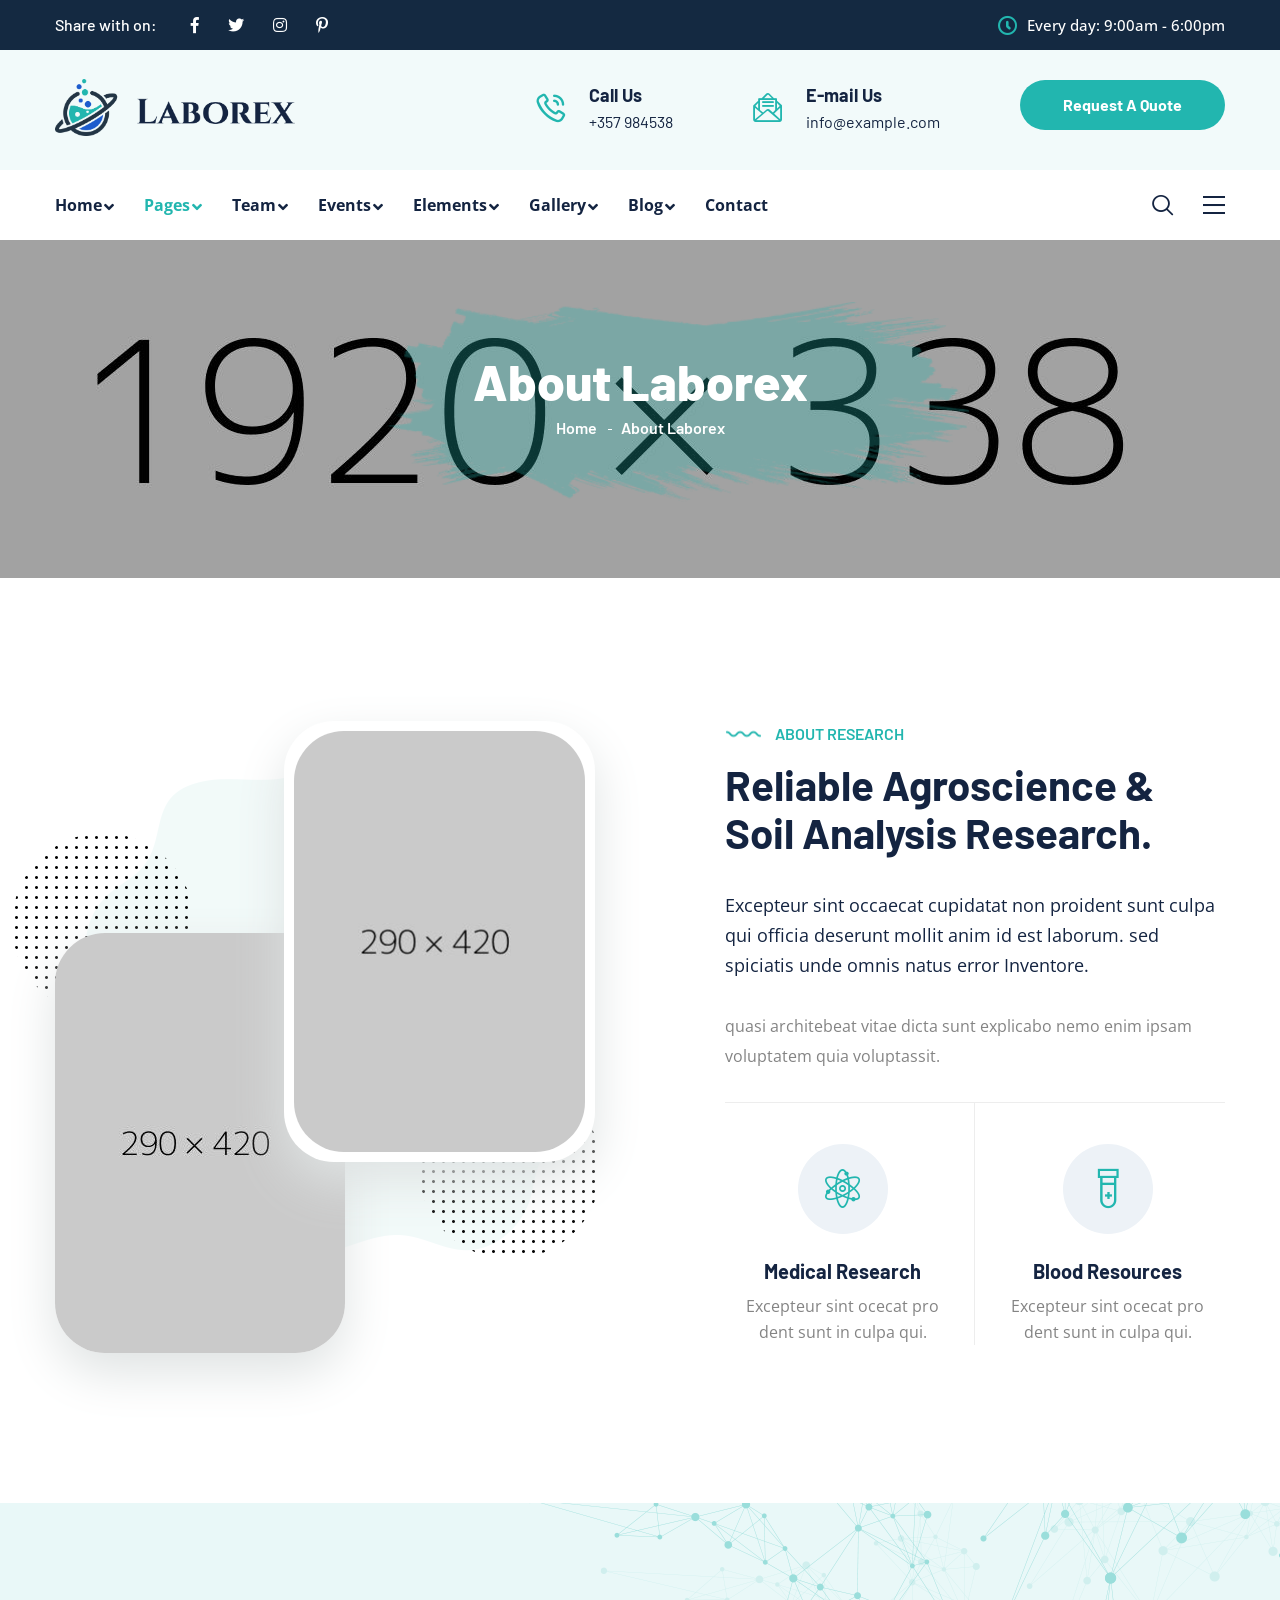
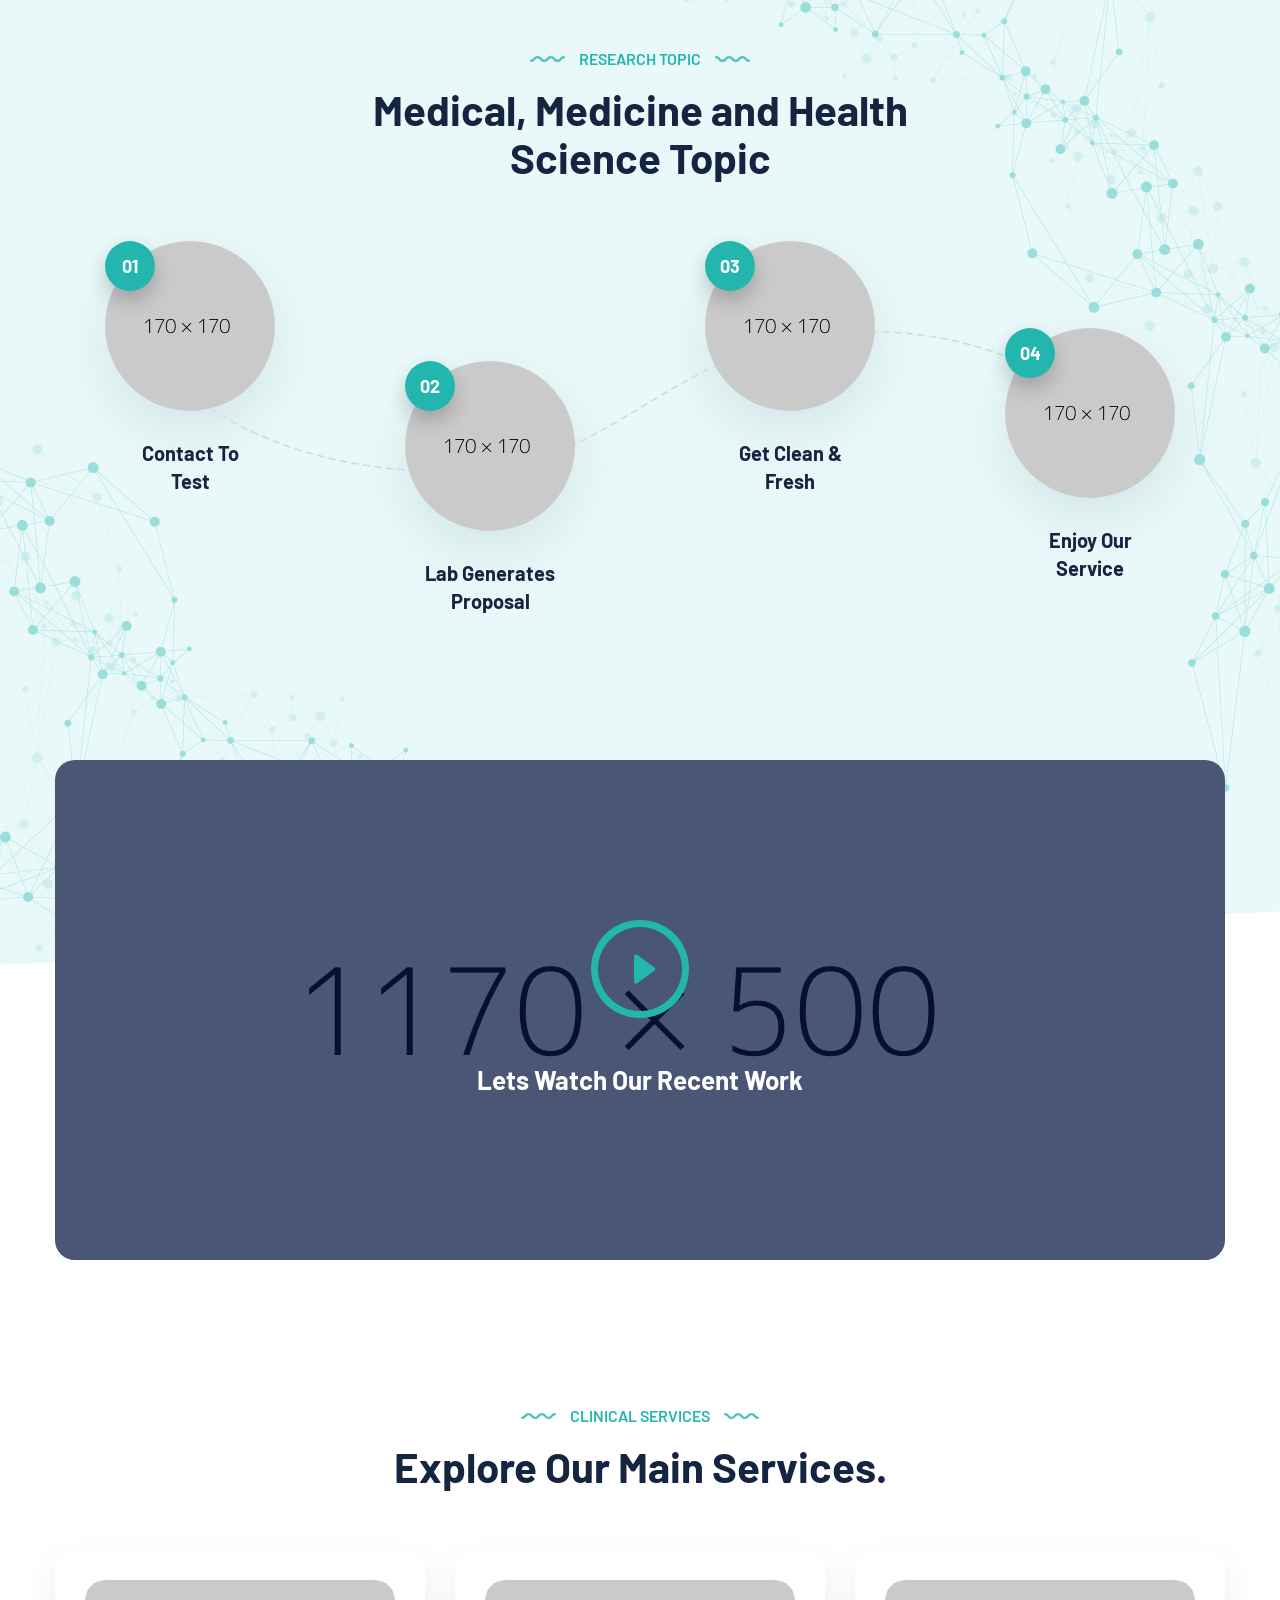
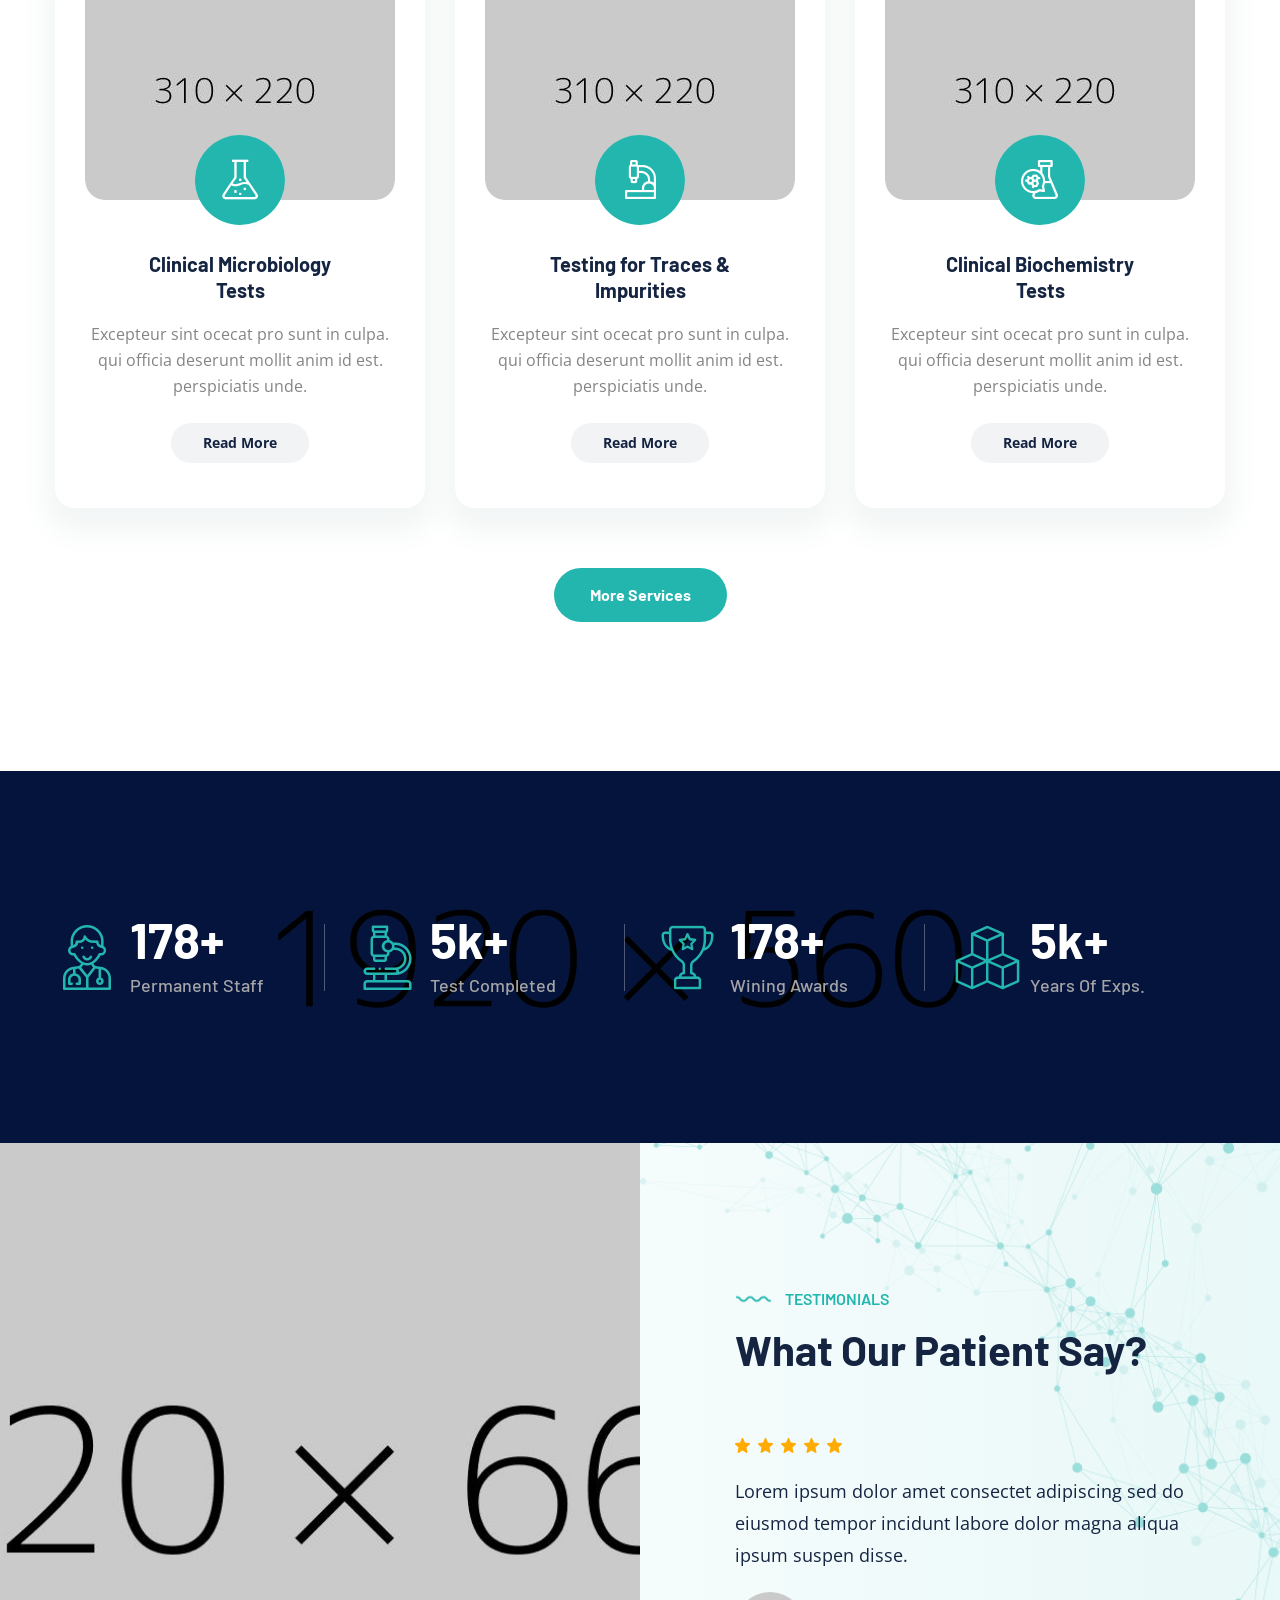
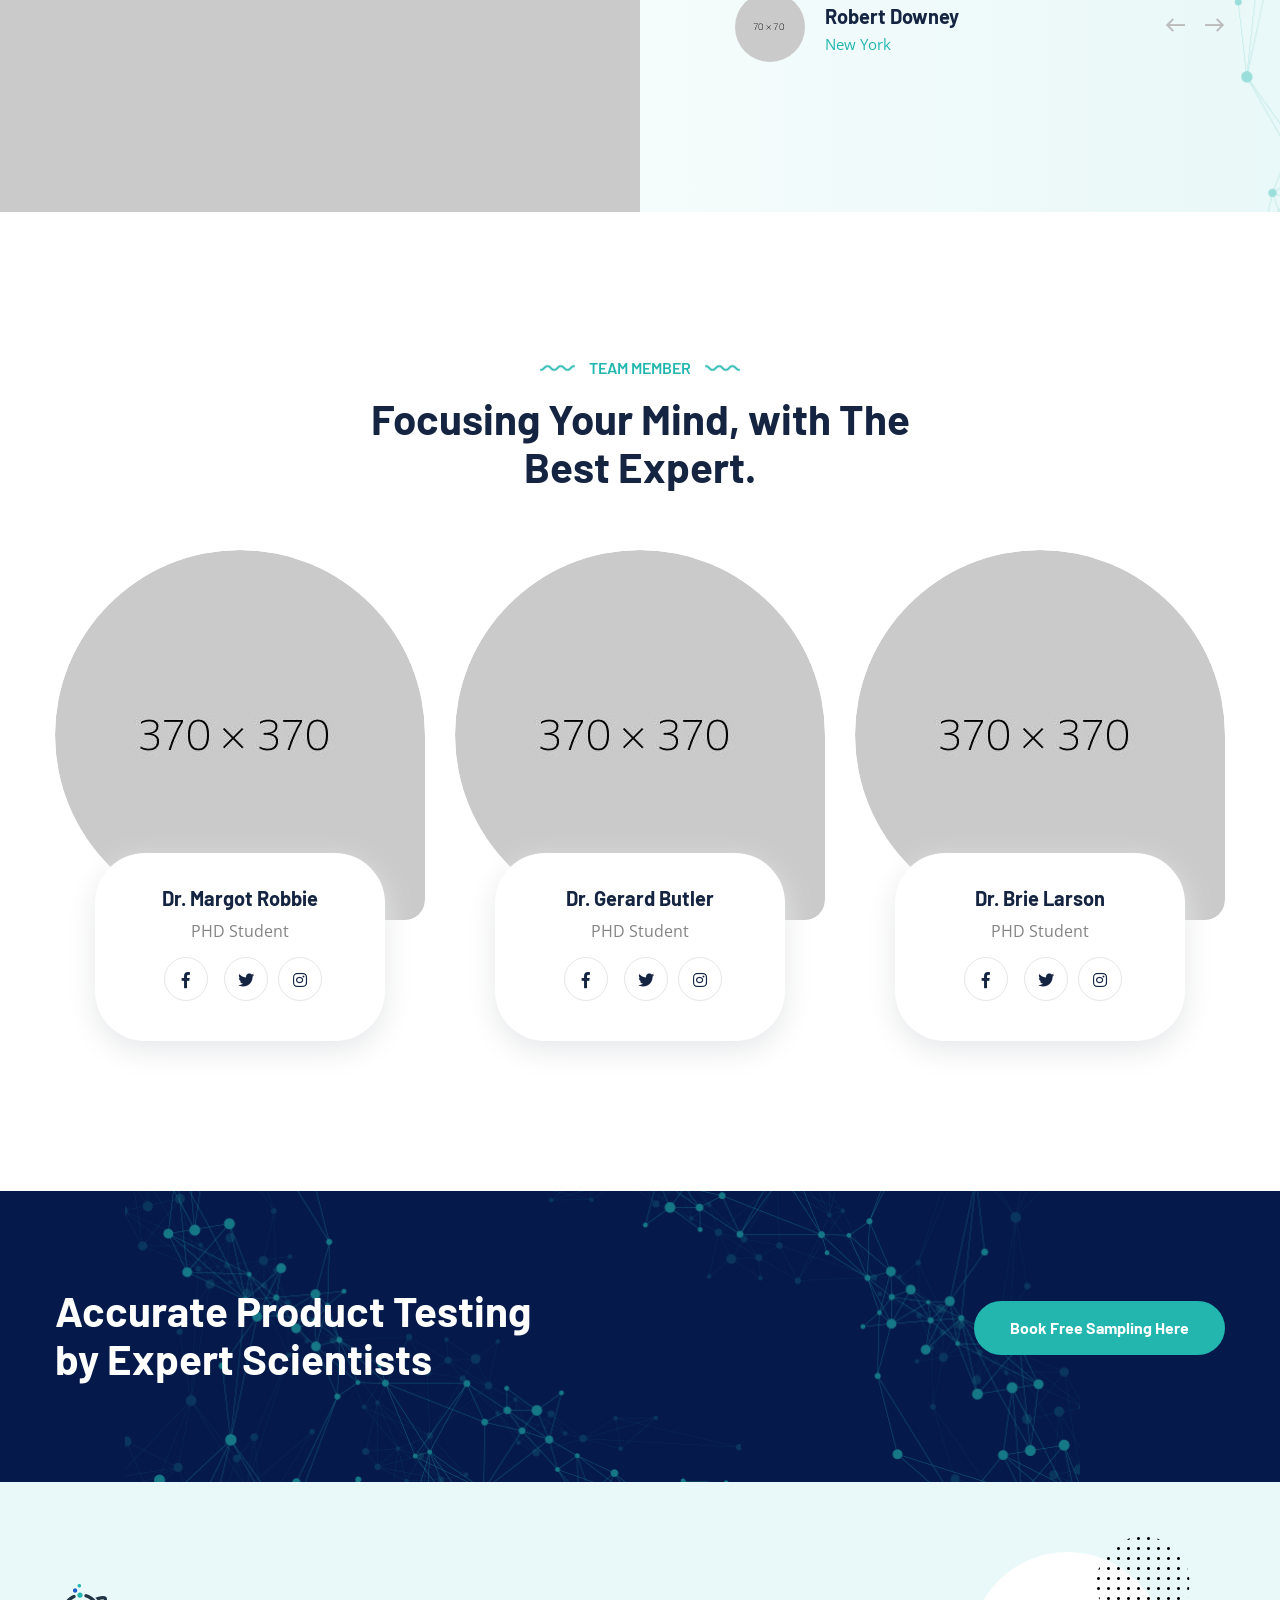
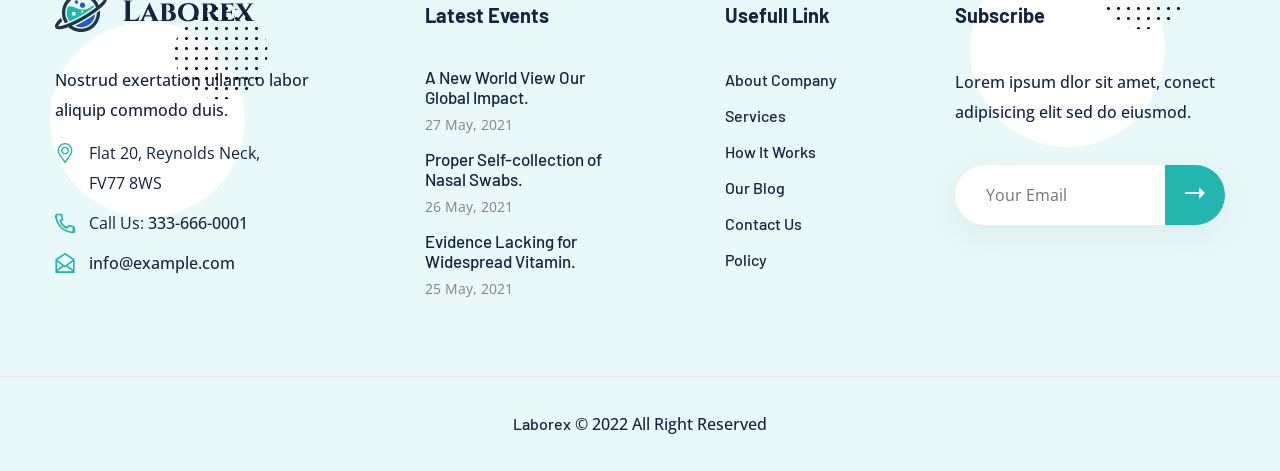
<file: Laborex Pack/Laborex/about.html>
<!DOCTYPE html>
<html lang="en">
<head>
<meta charset="utf-8">
<meta http-equiv="X-UA-Compatible" content="IE=edge">
<meta name="viewport" content="width=device-width, initial-scale=1.0, maximum-scale=1.0, user-scalable=0">

<title>Laborex - HTML 5 Template Preview</title>

<!-- Fav Icon -->
<link rel="icon" href="assets/images/favicon.ico" type="image/x-icon">

<!-- Google Fonts -->
<link href="https://fonts.googleapis.com/css2?family=Barlow:ital,wght@0,300;0,400;0,500;0,600;0,700;0,800;0,900;1,300;1,400;1,500;1,600;1,700;1,800;1,900&display=swap" rel="stylesheet">
<link href="https://fonts.googleapis.com/css2?family=Open+Sans:ital,wght@0,300;0,400;0,600;0,700;0,800;1,300;1,400;1,600;1,700;1,800&display=swap" rel="stylesheet">

<!-- Stylesheets -->
<link href="assets/css/font-awesome-all.css" rel="stylesheet">
<link href="assets/css/flaticon.css" rel="stylesheet">
<link href="assets/css/owl.css" rel="stylesheet">
<link href="assets/css/bootstrap.css" rel="stylesheet">
<link href="assets/css/jquery.fancybox.min.css" rel="stylesheet">
<link href="assets/css/animate.css" rel="stylesheet">
<link href="assets/css/color.css" rel="stylesheet">
<link href="assets/css/style.css" rel="stylesheet">
<link href="assets/css/responsive.css" rel="stylesheet">

</head>


<!-- page wrapper -->
<body>

    <div class="boxed_wrapper about-page">


        <!-- preloader -->
        <div class="loader-wrap">
            <div class="preloader">
                <div class="preloader-close">Preloader Close</div>
                <div id="handle-preloader" class="handle-preloader">
                    <div class="animation-preloader">
                        <div class="spinner"></div>
                        <div class="txt-loading">
                            <span data-text-preloader="l" class="letters-loading">
                                l
                            </span>
                            <span data-text-preloader="a" class="letters-loading">
                                a
                            </span>
                            <span data-text-preloader="b" class="letters-loading">
                                b
                            </span>
                            <span data-text-preloader="o" class="letters-loading">
                                o
                            </span>
                            <span data-text-preloader="r" class="letters-loading">
                                r
                            </span>
                            <span data-text-preloader="e" class="letters-loading">
                                e
                            </span>
                            <span data-text-preloader="x" class="letters-loading">
                                x
                            </span>
                        </div>
                    </div>  
                </div>
            </div>
        </div>
        <!-- preloader end -->


        <!-- search-popup -->
        <div id="search-popup" class="search-popup">
            <div class="close-search"><span>x</span></div>
            <div class="popup-inner">
                <div class="overlay-layer"></div>
                <div class="search-form">
                    <form method="post" action="index.html">
                        <div class="form-group">
                            <fieldset>
                                <input type="search" class="form-control" name="search-input" value="" placeholder="Search Here" required >
                                <input type="submit" value="Search Now!" class="theme-btn style-four">
                            </fieldset>
                        </div>
                    </form>
                    <h3>Recent Search Keywords</h3>
                    <ul class="recent-searches">
                        <li><a href="index.html">Finance</a></li>
                        <li><a href="index.html">Idea</a></li>
                        <li><a href="index.html">Service</a></li>
                        <li><a href="index.html">Growth</a></li>
                        <li><a href="index.html">Plan</a></li>
                    </ul>
                </div>
            </div>
        </div>
        <!-- search-popup end -->


        <!-- sidebar cart item -->
        <div class="xs-sidebar-group info-group info-sidebar">
            <div class="xs-overlay xs-bg-black"></div>
            <div class="xs-sidebar-widget">
                <div class="sidebar-widget-container">
                    <div class="widget-heading">
                        <a href="#" class="close-side-widget"><i class="fal fa-times"></i></a>
                    </div>
                    <div class="sidebar-textwidget">
                        <div class="sidebar-info-contents">
                            <div class="content-inner">
                                <div class="logo">
                                    <a href="index.html"><img src="assets/images/logo-2.png" alt="" /></a>
                                </div>
                                <div class="content-box">
                                    <h4>Book Now</h4>
                                    <form action="index-2.html" method="post" class="booking-form">
                                        <div class="form-group">
                                            <input type="text" name="name" placeholder="Name" required="">
                                        </div>
                                        <div class="form-group">
                                            <input type="email" name="email" placeholder="Email" required="">
                                        </div>
                                        <div class="form-group">
                                            <textarea name="message" placeholder="Text"></textarea>
                                        </div>
                                        <div class="form-group message-btn">
                                            <button type="submit" class="theme-btn-one">Send Now</button>
                                        </div>
                                    </form>
                                </div>
                                <div class="contact-info">
                                    <h4>Contact Info</h4>
                                    <ul>
                                        <li>Chicago 12, Melborne City, USA</li>
                                        <li><a href="tel:+8801682648101">+88 01682648101</a></li>
                                        <li><a href="mailto:info@example.com">info@example.com</a></li>
                                    </ul>
                                </div>
                                <ul class="social-box">
                                    <li class="facebook"><a href="index.html" class="fab fa-facebook-f"></a></li>
                                    <li class="twitter"><a href="index.html" class="fab fa-twitter"></a></li>
                                    <li class="linkedin"><a href="index.html" class="fab fa-linkedin-in"></a></li>
                                    <li class="instagram"><a href="index.html" class="fab fa-instagram"></a></li>
                                </ul>
                            </div>
                        </div>
                    </div>
                </div>
            </div>
        </div>
        <!-- END sidebar widget item -->


        <!-- main header -->
        <header class="main-header style-two">
            <!-- header-top -->
            <div class="header-top">
                <div class="auto-container">
                    <div class="top-inner clearfix">
                        <ul class="social-links pull-left clearfix">
                            <li><h6>Share with on:</h6></li>
                            <li><a href="index.html"><i class="fab fa-facebook-f"></i></a></li>
                            <li><a href="index.html"><i class="fab fa-twitter"></i></a></li>
                            <li><a href="index.html"><i class="fab fa-instagram"></i></a></li>
                            <li><a href="index.html"><i class="fab fa-pinterest-p"></i></a></li>
                        </ul>
                        <div class="text pull-right">
                            <p><i class="icon-22"></i>Every day: 9:00am - 6:00pm</p>
                        </div>
                    </div>
                </div>
            </div>
            <!-- header-upper -->
            <div class="header-upper-two">
                <div class="auto-container">
                    <div class="upper-inner clearfix">
                        <div class="logo-box pull-left">
                            <figure class="logo"><a href="index.html"><img src="assets/images/logo.png" alt=""></a></figure>
                        </div>
                        <ul class="info-box pull-right clearfix">
                            <li>
                                <i class="icon-28"></i>
                                <h5>Call Us</h5>
                                <p><a href="tel:357984538">+357 984538</a></p>
                            </li>
                            <li>
                                <i class="icon-29"></i>
                                <h5>E-mail Us</h5>
                                <p><a href="mailto:info@example.com">info@example.com</a></p>
                            </li>
                            <li class="btn-box"><a href="research.html" class="theme-btn-one">Request A Quote</a></li>
                        </ul>
                    </div>
                </div>
            </div>
            <!-- header-lower -->
            <div class="header-lower">
                <div class="auto-container">
                    <div class="outer-box clearfix">
                        <div class="menu-area pull-left clearfix">
                            <!--Mobile Navigation Toggler-->
                            <div class="mobile-nav-toggler">
                                <i class="icon-bar"></i>
                                <i class="icon-bar"></i>
                                <i class="icon-bar"></i>
                            </div>
                            <nav class="main-menu navbar-expand-md navbar-light">
                                <div class="collapse navbar-collapse show clearfix" id="navbarSupportedContent">
                                    <ul class="navigation clearfix">
                                        <li class="dropdown"><a href="index.html">Home</a>
                                            <ul>
                                                <li><a href="index.html">Home Page 01</a></li>
                                                <li><a href="index-2.html">Home Page 02</a></li>
                                                <li><a href="index-3.html">Home Page 03</a></li>
                                                <li><a href="index-4.html">Home Page 04</a></li>
                                                <li><a href="index-5.html">Home Page 05</a></li>
                                                <li><a href="index-onepage.html">OnePage Home</a></li>
                                                <li><a href="index-rtl.html">RTL Home</a></li>
                                                <li class="dropdown"><a href="index.html">Header Style</a>
                                                    <ul>
                                                        <li><a href="index.html">Header Style 01</a></li>
                                                        <li><a href="index-2.html">Header Style 02</a></li>
                                                        <li><a href="index-4.html">Header Style 03</a></li>
                                                    </ul>
                                                </li>
                                            </ul>
                                        </li>
                                        <li class="current dropdown"><a href="index.html">Pages</a>
                                            <ul>
                                                <li><a href="about.html">About Us</a></li>
                                                <li><a href="research.html">Research</a></li>
                                                <li><a href="books.html">Our Books</a></li>
                                                <li><a href="journal-article.html">Journal Article</a></li>
                                                <li><a href="future-member.html">Future Member</a></li>
                                                <li><a href="testimonial.html">Testimonials</a></li>
                                                <li><a href="faq.html">Faq's</a></li>
                                                <li><a href="error.html">404</a></li>
                                            </ul>
                                        </li>
                                        <li class="dropdown"><a href="index.html">Team</a>
                                            <ul>
                                                <li><a href="team.html">Our Team</a></li>
                                                <li><a href="team-details.html">Team Details</a></li>
                                            </ul>
                                        </li> 
                                        <li class="dropdown"><a href="index.html">Events</a>
                                            <ul>
                                                <li><a href="events.html">Our Events</a></li>
                                                <li><a href="event-details.html">Event Details</a></li>
                                            </ul>
                                        </li> 
                                        <li class="dropdown"><a href="index.html">Elements</a>
                                            <div class="megamenu">
                                                <div class="row clearfix">
                                                    <div class="col-xl-4 column">
                                                        <ul>
                                                            <li><h4>Elements 1</h4></li>
                                                            <li><a href="about-element-1.html">About Block 01</a></li>
                                                            <li><a href="about-element-2.html">About Block 02</a></li>
                                                            <li><a href="about-element-3.html">About Block 03</a></li>
                                                            <li><a href="about-element-4.html">About Block 04</a></li>
                                                            <li><a href="about-element-5.html">About Block 05</a></li>
                                                            <li><a href="service-element-1.html">Service Block 01</a></li>
                                                            <li><a href="service-element-2.html">Service Block 02</a></li>
                                                            <li><a href="service-element-3.html">Service Block 03</a></li>
                                                        </ul>
                                                    </div>
                                                    <div class="col-xl-4 column">
                                                        <ul>
                                                            <li><h4>Elements 2</h4></li>
                                                            <li><a href="service-element-4.html">Service Block 04</a></li>
                                                            <li><a href="team-element-1.html">Team Block 01</a></li>
                                                            <li><a href="team-element-2.html">Team Block 02</a></li>
                                                            <li><a href="team-element-3.html">Team Block 03</a></li>
                                                            <li><a href="team-element-4.html">Team Block 04</a></li>
                                                            <li><a href="event-element-1.html">Event Block 01</a></li>
                                                            <li><a href="event-element-2.html">Event Block 02</a></li>
                                                            <li><a href="news-element-1.html">News Block 01</a></li>
                                                        </ul>
                                                    </div>
                                                    <div class="col-xl-4 column">
                                                        <ul>
                                                            <li><h4>Elements 3</h4></li>
                                                            <li><a href="news-element-2.html">News Block 02</a></li>
                                                            <li><a href="news-element-3.html">News Block 03</a></li>
                                                            <li><a href="news-element-4.html">News Block 04</a></li>
                                                            <li><a href="funfact-element-1.html">Funfact Block 01</a></li>
                                                            <li><a href="funfact-element-2.html">Funfact Block 02</a></li>
                                                            <li><a href="chooseus-element.html">Chooseus Block</a></li>
                                                            <li><a href="video-element.html">Video Block</a></li>
                                                            <li><a href="cta-element.html">Cta Block</a></li>
                                                        </ul>
                                                    </div>                                   
                                                </div>                                        
                                            </div>
                                        </li> 
                                        <li class="dropdown"><a href="index.html">Gallery</a>
                                            <ul>
                                                <li><a href="gallery.html">Gallery 01</a></li>
                                                <li><a href="gallery-2.html">Gallery 02</a></li>
                                            </ul>
                                        </li>
                                        <li class="dropdown"><a href="index.html">Blog</a>
                                            <ul>
                                                <li><a href="blog.html">Blog 01</a></li>
                                                <li><a href="blog-2.html">Blog 02</a></li>
                                                <li><a href="blog-3.html">Blog 03</a></li>
                                                <li><a href="blog-details.html">Blog Details</a></li>
                                            </ul>
                                        </li>  
                                        <li><a href="contact.html">Contact</a></li>   
                                    </ul>
                                </div>
                            </nav>
                        </div>
                        <ul class="menu-right-content pull-right clearfix">
                            <li class="search-btn">
                                <button type="button" class="search-toggler"><i class="icon-1"></i></button>
                            </li>
                            <li class="nav-btn nav-toggler navSidebar-button clearfix">
                                <button><i class="icon-30"></i></button>
                            </li>
                        </ul>
                    </div>
                </div>
            </div>

            <!--sticky Header-->
            <div class="sticky-header">
                <div class="auto-container">
                    <div class="outer-box clearfix">
                        <div class="menu-area pull-left">
                            <nav class="main-menu clearfix">
                                <!--Keep This Empty / Menu will come through Javascript-->
                            </nav>
                        </div>
                        <ul class="menu-right-content pull-right clearfix">
                            <li class="search-btn">
                                <button type="button" class="search-toggler"><i class="icon-1"></i></button>
                            </li>
                            <li class="nav-btn nav-toggler navSidebar-button clearfix">
                                <button><i class="icon-30"></i></button>
                            </li>
                        </ul>
                    </div>
                </div>
            </div>
        </header>
        <!-- main-header end -->

        <!-- Mobile Menu  -->
        <div class="mobile-menu">
            <div class="menu-backdrop"></div>
            <div class="close-btn"><i class="fas fa-times"></i></div>
            
            <nav class="menu-box">
                <div class="nav-logo"><a href="index.html"><img src="assets/images/logo-2.png" alt="" title=""></a></div>
                <div class="menu-outer"><!--Here Menu Will Come Automatically Via Javascript / Same Menu as in Header--></div>
                <div class="contact-info">
                    <h4>Contact Info</h4>
                    <ul>
                        <li>Chicago 12, Melborne City, USA</li>
                        <li><a href="tel:+8801682648101">+88 01682648101</a></li>
                        <li><a href="mailto:info@example.com">info@example.com</a></li>
                    </ul>
                </div>
                <div class="social-links">
                    <ul class="clearfix">
                        <li><a href="index.html"><span class="fab fa-twitter"></span></a></li>
                        <li><a href="index.html"><span class="fab fa-facebook-square"></span></a></li>
                        <li><a href="index.html"><span class="fab fa-pinterest-p"></span></a></li>
                        <li><a href="index.html"><span class="fab fa-instagram"></span></a></li>
                        <li><a href="index.html"><span class="fab fa-youtube"></span></a></li>
                    </ul>
                </div>
            </nav>
        </div>
        <!-- End Mobile Menu -->


        <!-- Page Title -->
        <section class="page-title centred" style="background-image: url(assets/images/background/page-title.jpg);">
            <div class="auto-container">
                <div class="content-box">
                    <div class="shape" style="background-image: url(assets/images/shape/shape-63.png);"></div>
                    <div class="title">
                        <h1>About Laborex</h1>
                    </div>
                    <ul class="bread-crumb clearfix">
                        <li><a href="index.html">Home</a></li>
                        <li>About Laborex</li>
                    </ul>
                </div>
            </div>
        </section>
        <!-- End Page Title -->


        <!-- about-style-four -->
        <section class="about-style-four sec-pad">
            <div class="auto-container">
                <div class="row clearfix">
                    <div class="col-lg-6 col-md-12 col-sm-12 image-column">
                        <div class="image_block_5">
                            <div class="image-box">
                                <div class="shape">
                                    <div class="shape-3" style="background-image: url(assets/images/shape/shape-40.png);"></div>
                                    <div class="shape-4" style="background-image: url(assets/images/shape/shape-40.png);"></div>
                                    <div class="shape-5" style="background-image: url(assets/images/shape/shape-41.png);"></div>
                                </div>
                                <figure class="image image-1 paroller"><img src="assets/images/resource/about-1.jpg" alt=""></figure>
                                <figure class="image image-2 paroller-2"><img src="assets/images/resource/about-2.jpg" alt=""></figure>
                            </div>
                        </div>
                    </div>
                    <div class="col-lg-6 col-md-12 col-sm-12 content-column">
                        <div class="content_block_1">
                            <div class="content-box ml-70">
                                <div class="sec-title">
                                    <h6>About Research</h6>
                                    <h2>Reliable Agroscience & Soil Analysis Research.</h2>
                                </div>
                                <div class="bold-text">
                                    <p>Excepteur sint occaecat cupidatat non proident sunt culpa qui officia deserunt mollit anim id est laborum. sed  spiciatis unde omnis natus error Inventore.</p>
                                </div>
                                <div class="text">
                                    <p>quasi architebeat vitae dicta sunt explicabo nemo enim ipsam voluptatem quia voluptassit.</p>
                                </div>
                                <div class="singl-block centred">
                                    <div class="row clearfix">
                                        <div class="col-lg-6 col-md-6 col-sm-12 single-column">
                                            <div class="single-item">
                                                <div class="icon-box"><i class="icon-36"></i></div>
                                                <h4>Medical Research</h4>
                                                <p>Excepteur sint ocecat pro dent sunt in culpa qui.</p>
                                            </div>
                                        </div>
                                        <div class="col-lg-6 col-md-6 col-sm-12 single-column">
                                            <div class="single-item">
                                                <div class="icon-box"><i class="icon-37"></i></div>
                                                <h4>Blood Resources</h4>
                                                <p>Excepteur sint ocecat pro dent sunt in culpa qui.</p>
                                            </div>
                                        </div>
                                    </div>
                                </div>
                            </div>
                        </div>
                    </div>
                </div>
            </div>
        </section>
        <!-- about-style-four end -->


        <!-- research-style-two -->
        <section class="research-style-two centred bg-color-1">
            <div class="pattern-layer">
                <div class="pattern-1" style="background-image: url(assets/images/shape/shape-65.png);"></div>
                <div class="pattern-2" style="background-image: url(assets/images/shape/shape-66.png);"></div>
            </div>
            <div class="auto-container">
                <div class="sec-title centred">
                    <h6>Research Topic</h6>
                    <h2>Medical, Medicine and Health <br />Science Topic</h2>
                </div>
                <div class="inner-content">
                    <div class="shape" style="background-image: url(assets/images/shape/shape-64.png);"></div>
                    <div class="row clearfix">
                        <div class="col-lg-3 col-md-6 col-sm-12 research-block">
                            <div class="research-block-two wow fadeInUp animated" data-wow-delay="00ms" data-wow-duration="1500ms">
                                <div class="inner-box">
                                    <figure class="image-box">
                                        <img src="assets/images/resource/research-1.png" alt="">
                                        <h5>01</h5>
                                    </figure>
                                    <div class="text">
                                        <h4>Contact To <br />Test</h4>
                                    </div>
                                </div>
                            </div>
                        </div>
                        <div class="col-lg-3 col-md-6 col-sm-12 research-block">
                            <div class="research-block-two wow fadeInUp animated" data-wow-delay="200ms" data-wow-duration="1500ms">
                                <div class="inner-box">
                                    <figure class="image-box">
                                        <img src="assets/images/resource/research-2.png" alt="">
                                        <h5>02</h5>
                                    </figure>
                                    <div class="text">
                                        <h4>Lab Generates <br />Proposal</h4>
                                    </div>
                                </div>
                            </div>
                        </div>
                        <div class="col-lg-3 col-md-6 col-sm-12 research-block">
                            <div class="research-block-two wow fadeInUp animated" data-wow-delay="400ms" data-wow-duration="1500ms">
                                <div class="inner-box">
                                    <figure class="image-box">
                                        <img src="assets/images/resource/research-3.png" alt="">
                                        <h5>03</h5>
                                    </figure>
                                    <div class="text">
                                        <h4>Get Clean & <br />Fresh</h4>
                                    </div>
                                </div>
                            </div>
                        </div>
                        <div class="col-lg-3 col-md-6 col-sm-12 research-block">
                            <div class="research-block-two wow fadeInUp animated" data-wow-delay="600ms" data-wow-duration="1500ms">
                                <div class="inner-box">
                                    <figure class="image-box">
                                        <img src="assets/images/resource/research-4.png" alt="">
                                        <h5>04</h5>
                                    </figure>
                                    <div class="text">
                                        <h4>Enjoy Our <br />Service</h4>
                                    </div>
                                </div>
                            </div>
                        </div>
                    </div>
                </div>
            </div>
        </section>
        <!-- research-style-two end -->


        <!-- video-style-two -->
        <section class="video-style-two centred">
            <div class="auto-container">
                <div class="inner-box" style="background-image: url(assets/images/background/video-2.jpg);">
                    <div class="content-box">
                        <div class="video-btn">
                            <a href="https://www.youtube.com/watch?v=nfP5N9Yc72A&amp;t=28s" class="lightbox-image" data-caption=""><i class="icon-4"></i></a>
                        </div>
                        <h3>Lets Watch Our Recent Work</h3>
                    </div>
                </div>
            </div>
        </section>
        <!-- video-style-two end -->


        <!-- service-style-two -->
        <section class="service-style-two sec-pad centred">
            <div class="auto-container">
                <div class="sec-title centred">
                    <h6>Clinical Services</h6>
                    <h2>Explore Our Main Services.</h2>
                </div>
                <div class="row clearfix">
                    <div class="col-lg-4 col-md-6 col-sm-12 service-block">
                        <div class="service-block-two wow fadeInUp animated" data-wow-delay="00ms" data-wow-duration="1500ms">
                            <div class="inner-box">
                                <figure class="image-box"><img src="assets/images/service/service-1.jpg" alt=""></figure>
                                <div class="lower-content">
                                    <div class="icon-box"><i class="icon-39"></i></div>
                                    <h4><a href="index-2.html">Clinical Microbiology <br />Tests</a></h4>
                                    <p>Excepteur sint ocecat pro sunt in culpa. qui officia deserunt mollit anim id est. perspiciatis unde.</p>
                                    <div class="btn-box"><a href="index-2.html" class="theme-btn-two">Read More</a></div>
                                </div>
                            </div>
                        </div>
                    </div>
                    <div class="col-lg-4 col-md-6 col-sm-12 service-block">
                        <div class="service-block-two wow fadeInUp animated" data-wow-delay="300ms" data-wow-duration="1500ms">
                            <div class="inner-box">
                                <figure class="image-box"><img src="assets/images/service/service-2.jpg" alt=""></figure>
                                <div class="lower-content">
                                    <div class="icon-box"><i class="icon-40"></i></div>
                                    <h4><a href="index-2.html">Testing for Traces & <br />Impurities</a></h4>
                                    <p>Excepteur sint ocecat pro sunt in culpa. qui officia deserunt mollit anim id est. perspiciatis unde.</p>
                                    <div class="btn-box"><a href="index-2.html" class="theme-btn-two">Read More</a></div>
                                </div>
                            </div>
                        </div>
                    </div>
                    <div class="col-lg-4 col-md-6 col-sm-12 service-block">
                        <div class="service-block-two wow fadeInUp animated" data-wow-delay="600ms" data-wow-duration="1500ms">
                            <div class="inner-box">
                                <figure class="image-box"><img src="assets/images/service/service-3.jpg" alt=""></figure>
                                <div class="lower-content">
                                    <div class="icon-box"><i class="icon-41"></i></div>
                                    <h4><a href="index-2.html">Clinical Biochemistry <br />Tests</a></h4>
                                    <p>Excepteur sint ocecat pro sunt in culpa. qui officia deserunt mollit anim id est. perspiciatis unde.</p>
                                    <div class="btn-box"><a href="index-2.html" class="theme-btn-two">Read More</a></div>
                                </div>
                            </div>
                        </div>
                    </div>
                </div>
                <div class="more-btn">
                    <a href="index-2.html" class="theme-btn-one">More Services</a>
                </div>
            </div>
        </section>
        <!-- service-style-two end -->


        <!-- funfact-style-two -->
        <section class="funfact-style-two" style="background-image: url(assets/images/background/funfact-1.jpg);">
            <div class="auto-container">
                <div class="row clearfix">
                    <div class="col-lg-3 col-md-6 col-sm-12 counter-block">
                        <div class="counter-block-two">
                            <div class="inner-box">
                                <div class="icon-box"><i class="icon-42"></i></div>
                                <div class="count-outer count-box">
                                    <span class="count-text" data-speed="1500" data-stop="320">0</span><span>+</span>
                                </div>
                                <h5>Permanent Staff</h5>
                            </div>
                        </div>
                    </div>
                    <div class="col-lg-3 col-md-6 col-sm-12 counter-block">
                        <div class="counter-block-two">
                            <div class="inner-box">
                                <div class="icon-box"><i class="icon-43"></i></div>
                                <div class="count-outer count-box">
                                    <span class="count-text" data-speed="1500" data-stop="10">0</span><span>k+</span>
                                </div>
                                <h5>Test Completed</h5>
                            </div>
                        </div>
                    </div>
                    <div class="col-lg-3 col-md-6 col-sm-12 counter-block">
                        <div class="counter-block-two">
                            <div class="inner-box">
                                <div class="icon-box"><i class="icon-44"></i></div>
                                <div class="count-outer count-box">
                                    <span class="count-text" data-speed="1500" data-stop="320">0</span><span>+</span>
                                </div>
                                <h5>Wining Awards</h5>
                            </div>
                        </div>
                    </div>
                    <div class="col-lg-3 col-md-6 col-sm-12 counter-block">
                        <div class="counter-block-two">
                            <div class="inner-box">
                                <div class="icon-box"><i class="icon-45"></i></div>
                                <div class="count-outer count-box">
                                    <span class="count-text" data-speed="1500" data-stop="10">0</span><span>k+</span>
                                </div>
                                <h5>Years Of Exps.</h5>
                            </div>
                        </div>
                    </div>
                </div>
            </div>
        </section>
        <!-- funfact-style-two end -->


        <!-- testimonial-section -->
        <section class="testimonial-section alternat-4 bg-color-1">
            <div class="bg-layer" style="background-image: url(assets/images/background/testimonial-3.jpg);"></div>
            <div class="pattern-layer" style="background-image: url(assets/images/shape/shape-59.png);"></div>
            <div class="auto-container">
                <div class="row clearfix">
                    <div class="col-lg-6 col-md-12 col-sm-12 offset-lg-6 inner-column">
                        <div class="inner-box">
                            <div class="sec-title">
                                <h6>Testimonials</h6>
                                <h2>What Our Patient Say?</h2>
                            </div>
                            <div class="single-item-carousel owl-carousel owl-theme owl-dots-none">
                                <div class="content_block_3">
                                    <div class="content-box">
                                        <ul class="rating clearfix">
                                            <li><i class="icon-20"></i></li>
                                            <li><i class="icon-20"></i></li>
                                            <li><i class="icon-20"></i></li>
                                            <li><i class="icon-20"></i></li>
                                            <li><i class="icon-20"></i></li>
                                        </ul>
                                        <div class="text">
                                            <p>Lorem ipsum dolor amet consectet adipiscing sed do eiusmod tempor incidunt labore dolor magna aliqua ipsum suspen disse.</p>
                                        </div>
                                        <div class="author-box">
                                            <figure class="author-thumb"><img src="assets/images/resource/testimonial-1.png" alt=""></figure>
                                            <h4>Robert Downey</h4>
                                            <span class="designation">New York</span>
                                        </div>
                                    </div>
                                </div>
                                <div class="content_block_3">
                                    <div class="content-box">
                                        <ul class="rating clearfix">
                                            <li><i class="icon-20"></i></li>
                                            <li><i class="icon-20"></i></li>
                                            <li><i class="icon-20"></i></li>
                                            <li><i class="icon-20"></i></li>
                                            <li><i class="icon-20"></i></li>
                                        </ul>
                                        <div class="text">
                                            <p>Lorem ipsum dolor amet consectet adipiscing sed do eiusmod tempor incidunt labore dolor magna aliqua ipsum suspen disse.</p>
                                        </div>
                                        <div class="author-box">
                                            <figure class="author-thumb"><img src="assets/images/resource/testimonial-1.png" alt=""></figure>
                                            <h4>Robert Downey</h4>
                                            <span class="designation">New York</span>
                                        </div>
                                    </div>
                                </div>
                                <div class="content_block_3">
                                    <div class="content-box">
                                        <ul class="rating clearfix">
                                            <li><i class="icon-20"></i></li>
                                            <li><i class="icon-20"></i></li>
                                            <li><i class="icon-20"></i></li>
                                            <li><i class="icon-20"></i></li>
                                            <li><i class="icon-20"></i></li>
                                        </ul>
                                        <div class="text">
                                            <p>Lorem ipsum dolor amet consectet adipiscing sed do eiusmod tempor incidunt labore dolor magna aliqua ipsum suspen disse.</p>
                                        </div>
                                        <div class="author-box">
                                            <figure class="author-thumb"><img src="assets/images/resource/testimonial-1.png" alt=""></figure>
                                            <h4>Robert Downey</h4>
                                            <span class="designation">New York</span>
                                        </div>
                                    </div>
                                </div>
                            </div>
                        </div>
                    </div>
                </div>
            </div>
        </section>
        <!-- testimonial-section end -->


        <!-- team-style-three -->
        <section class="team-style-three sec-pad centred">
            <div class="auto-container">
                <div class="sec-title centred">
                    <h6>Team Member</h6>
                    <h2>Focusing Your Mind, with The <br />Best Expert.</h2>
                </div>
                <div class="row clearfix"> 
                    <div class="col-lg-4 col-md-6 col-sm-12 team-block">
                        <div class="team-block-two wow fadeInUp animated" data-wow-delay="00ms" data-wow-duration="1500ms">
                            <div class="inner-box">
                                <figure class="image-box"><img src="assets/images/team/team-9.jpg" alt=""></figure>
                                <div class="lower-content">
                                    <div class="inner">
                                        <h4><a href="team-details.html">Dr. Margot Robbie</a></h4>
                                        <span class="designation">PHD Student</span>
                                        <ul class="social-style-one">
                                            <li><a href="index-3.html"><i class="fab fa-facebook-f"></i></a></li>
                                            <li><a href="index-3.html"><i class="fab fa-twitter"></i></a></li>
                                            <li><a href="index-3.html"><i class="fab fa-instagram"></i></a></li>
                                        </ul>
                                    </div>
                                </div>
                            </div>
                        </div>
                    </div>
                    <div class="col-lg-4 col-md-6 col-sm-12 team-block">
                        <div class="team-block-two wow fadeInUp animated" data-wow-delay="300ms" data-wow-duration="1500ms">
                            <div class="inner-box">
                                <figure class="image-box"><img src="assets/images/team/team-10.jpg" alt=""></figure>
                                <div class="lower-content">
                                    <div class="inner">
                                        <h4><a href="team-details.html">Dr. Gerard Butler</a></h4>
                                        <span class="designation">PHD Student</span>
                                        <ul class="social-style-one">
                                            <li><a href="index-3.html"><i class="fab fa-facebook-f"></i></a></li>
                                            <li><a href="index-3.html"><i class="fab fa-twitter"></i></a></li>
                                            <li><a href="index-3.html"><i class="fab fa-instagram"></i></a></li>
                                        </ul>
                                    </div>
                                </div>
                            </div>
                        </div>
                    </div>
                    <div class="col-lg-4 col-md-6 col-sm-12 team-block">
                        <div class="team-block-two wow fadeInUp animated" data-wow-delay="600ms" data-wow-duration="1500ms">
                            <div class="inner-box">
                                <figure class="image-box"><img src="assets/images/team/team-11.jpg" alt=""></figure>
                                <div class="lower-content">
                                    <div class="inner">
                                        <h4><a href="team-details.html">Dr. Brie Larson</a></h4>
                                        <span class="designation">PHD Student</span>
                                        <ul class="social-style-one">
                                            <li><a href="index-3.html"><i class="fab fa-facebook-f"></i></a></li>
                                            <li><a href="index-3.html"><i class="fab fa-twitter"></i></a></li>
                                            <li><a href="index-3.html"><i class="fab fa-instagram"></i></a></li>
                                        </ul>
                                    </div>
                                </div>
                            </div>
                        </div>
                    </div>
                </div>
            </div>
        </section>
        <!-- team-style-three end -->


        <!-- cta-style-two -->
        <section class="cta-style-two bg-color-4">
            <div class="pattern-layer">
                <div class="pattern-1" style="background-image: url(assets/images/shape/shape-61.png);"></div>
                <div class="pattern-2" style="background-image: url(assets/images/shape/shape-62.png);"></div>
            </div>
            <div class="auto-container">
                <div class="inner-box clearfix">
                    <div class="text pull-left">
                        <h2>Accurate Product Testing <br />by Expert Scientists</h2>
                    </div>
                    <div class="btn-box pull-right">
                        <a href="index-4.html" class="theme-btn-one">Book Free Sampling Here</a>
                    </div>
                </div>
            </div>
        </section>
        <!-- cta-style-two end -->


        <!-- main-footer -->
        <footer class="main-footer bg-color-1">
            <div class="footer-top">
                <div class="shape">
                    <div class="shape-1 rotate-me" style="background-image: url(assets/images/shape/shape-14.png);"></div>
                    <div class="shape-2 rotate-me" style="background-image: url(assets/images/shape/shape-14.png);"></div>
                    <div class="shape-3"></div>
                    <div class="shape-4"></div>
                </div>
                <div class="auto-container">
                    <div class="row clearfix">
                        <div class="col-lg-3 col-md-6 col-sm-12 footer-column">
                            <div class="footer-widget logo-widget">
                                <div class="footer-logo">
                                    <figure class="logo"><a href="index.html"><img src="assets/images/footer-logo.png" alt=""></a></figure>
                                </div>
                                <div class="text">
                                    <p>Nostrud exertation ullamco labor aliquip commodo duis.</p>
                                    <ul class="info clearfix">
                                        <li><i class="icon-26"></i>Flat 20, Reynolds Neck, <br />FV77 8WS</li>
                                        <li><i class="icon-24"></i>Call Us: <a href="tel:3336660001">333-666-0001</a></li>
                                        <li><i class="icon-25"></i><a href="mailto:info@example.com">info@example.com</a></li>
                                    </ul>
                                </div>
                            </div>
                        </div>
                        <div class="col-lg-3 col-md-6 col-sm-12 footer-column">
                            <div class="footer-widget post-widget ml-70">
                                <div class="widget-title">
                                    <h4>Latest Events</h4>
                                </div>
                                <div class="post-inner">
                                    <div class="post">
                                        <h5><a href="blog-details.html">A New World View Our Global Impact.</a></h5>
                                        <span class="post-date">27 May, 2021</span>
                                    </div>
                                    <div class="post">
                                        <h5><a href="blog-details.html">Proper Self-collection of Nasal Swabs.</a></h5>
                                        <span class="post-date">26 May, 2021</span>
                                    </div>
                                    <div class="post">
                                        <h5><a href="blog-details.html">Evidence Lacking for Widespread Vitamin.</a></h5>
                                        <span class="post-date">25 May, 2021</span>
                                    </div>
                                </div>
                            </div>
                        </div>
                        <div class="col-lg-3 col-md-6 col-sm-12 footer-column">
                            <div class="footer-widget links-widget ml-70">
                                <div class="widget-title">
                                    <h4>Usefull Link</h4>
                                </div>
                                <div class="widget-content">
                                    <ul class="links-list clearfix">
                                        <li><a href="index.html">About Company</a></li>
                                        <li><a href="index.html">Services</a></li>
                                        <li><a href="index.html">How It Works</a></li>
                                        <li><a href="index.html">Our Blog</a></li>
                                        <li><a href="index.html">Contact Us</a></li>
                                        <li><a href="index.html">Policy</a></li>
                                    </ul>
                                </div>
                            </div>
                        </div>
                        <div class="col-lg-3 col-md-6 col-sm-12 footer-column">
                            <div class="footer-widget subscribe-widget">
                                <div class="widget-title">
                                    <h4>Subscribe</h4>
                                </div>
                                <div class="widget-content">
                                    <p>Lorem ipsum dlor sit amet, conect adipisicing elit sed do eiusmod.</p>
                                    <form action="contact.html" method="post" class="subscribe-form">
                                        <div class="form-group">
                                            <input type="email" name="email" placeholder="Your Email" required="">
                                            <button type="submit"><i class="icon-27"></i></button>
                                        </div>
                                    </form>
                                </div>
                            </div>
                        </div>
                    </div>
                </div>
            </div>
            <div class="footer-bottom centred">
                <div class="auto-container">
                    <div class="copyright">
                        <p><a href="index.html">Laborex</a> &copy; 2022 All Right Reserved</p>
                    </div>
                </div>
            </div>
        </footer>
        <!-- main-footer end -->



        <!--Scroll to top-->
        <button class="scroll-top scroll-to-target" data-target="html">
            <span class="fal fa-angle-up"></span>
        </button>
    </div>


    <!-- jequery plugins -->
    <script src="assets/js/jquery.js"></script>
    <script src="assets/js/popper.min.js"></script>
    <script src="assets/js/bootstrap.min.js"></script>
    <script src="assets/js/owl.js"></script>
    <script src="assets/js/wow.js"></script>
    <script src="assets/js/validation.js"></script>
    <script src="assets/js/jquery.fancybox.js"></script>
    <script src="assets/js/appear.js"></script>
    <script src="assets/js/isotope.js"></script>
    <script src="assets/js/jquery.nice-select.min.js"></script>
    <script src="assets/js/nav-tool.js"></script>
    <script src="assets/js/jquery.paroller.min.js"></script>

    <!-- main-js -->
    <script src="assets/js/script.js"></script>

</body><!-- End of .page_wrapper -->
</html>
</file>
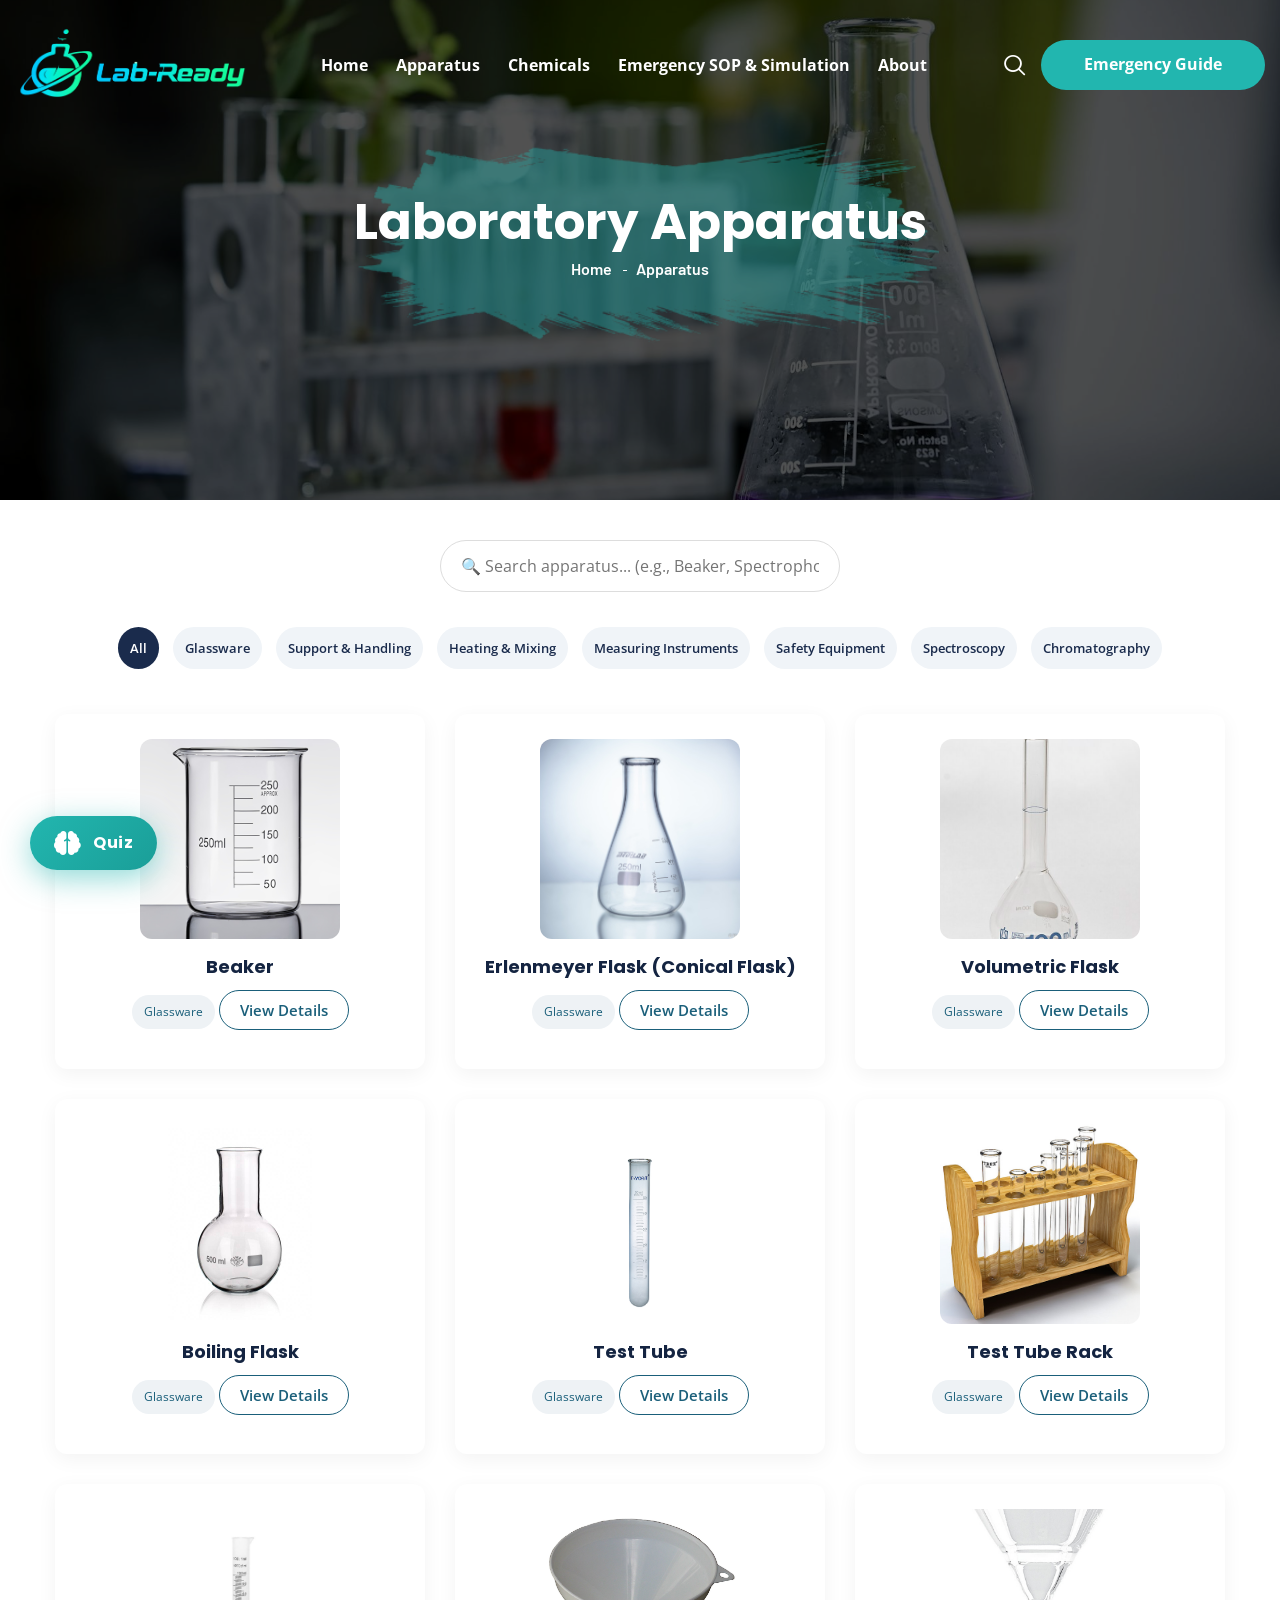
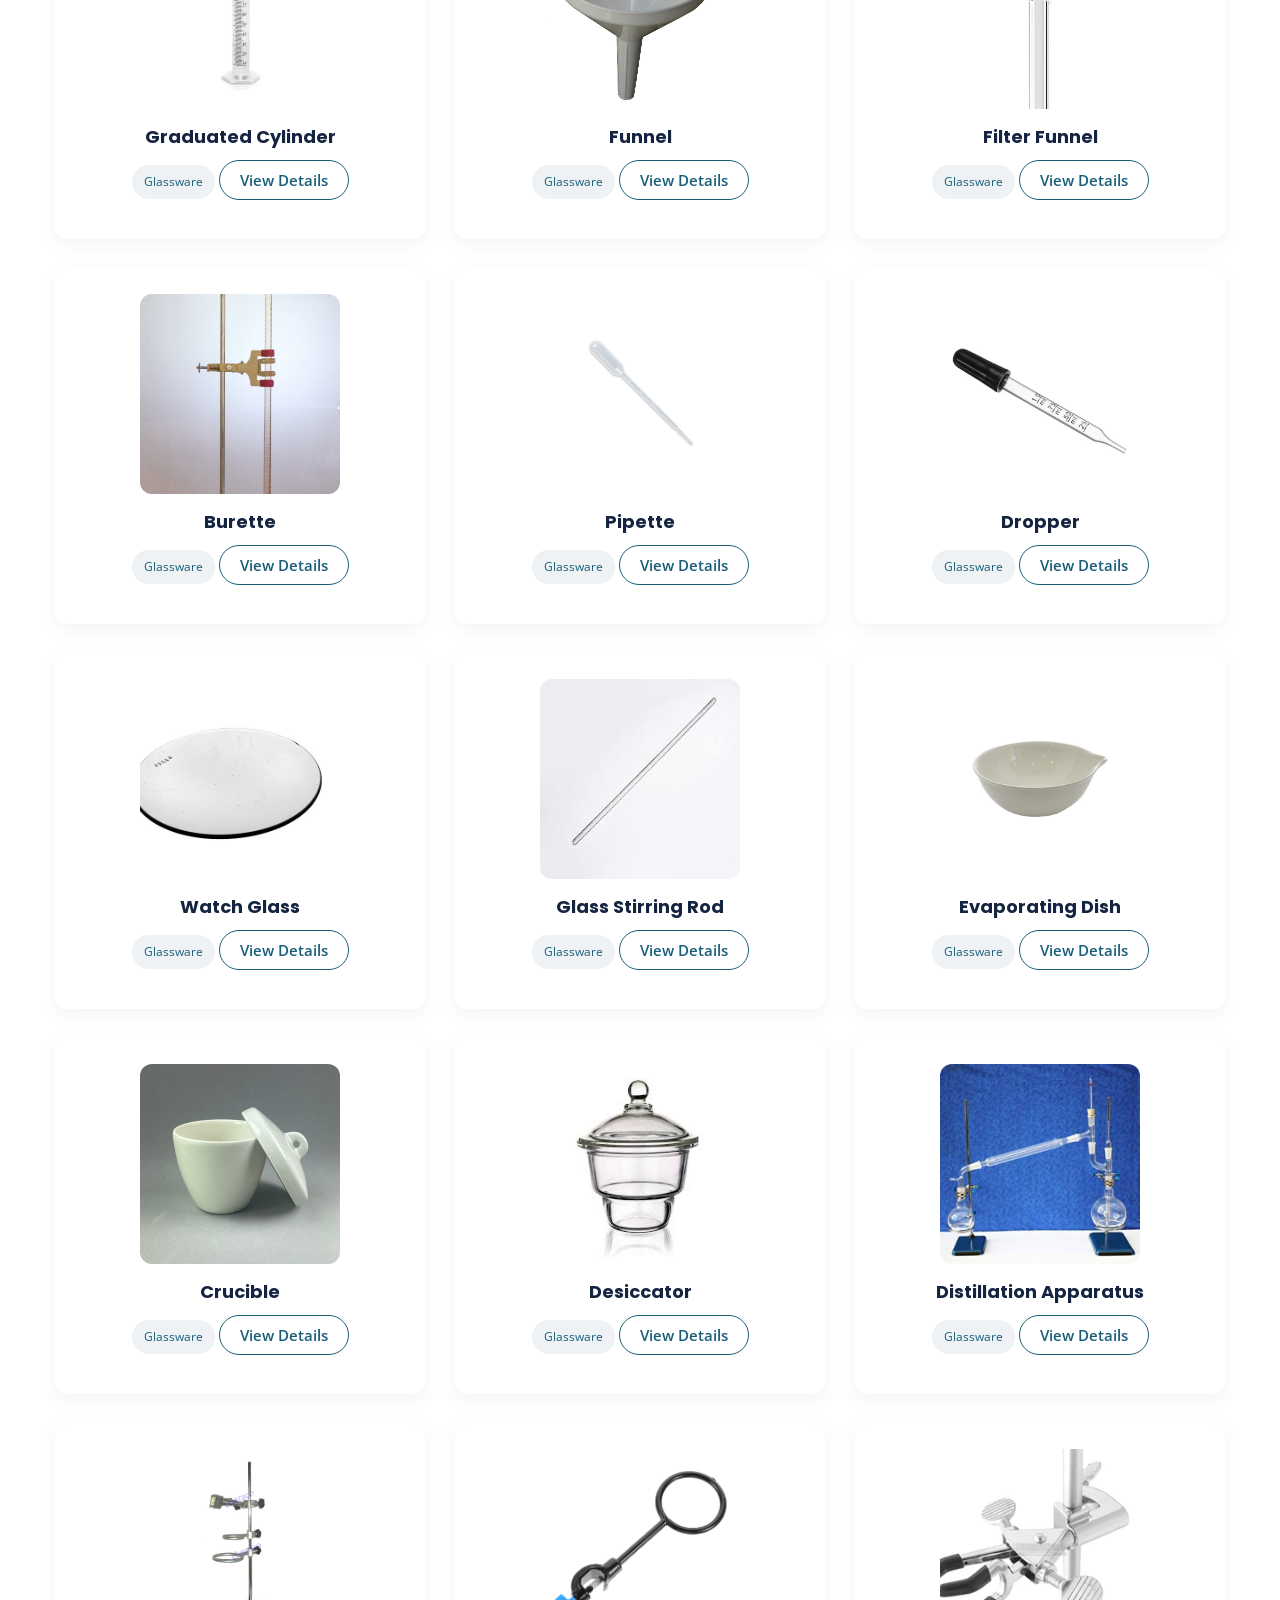
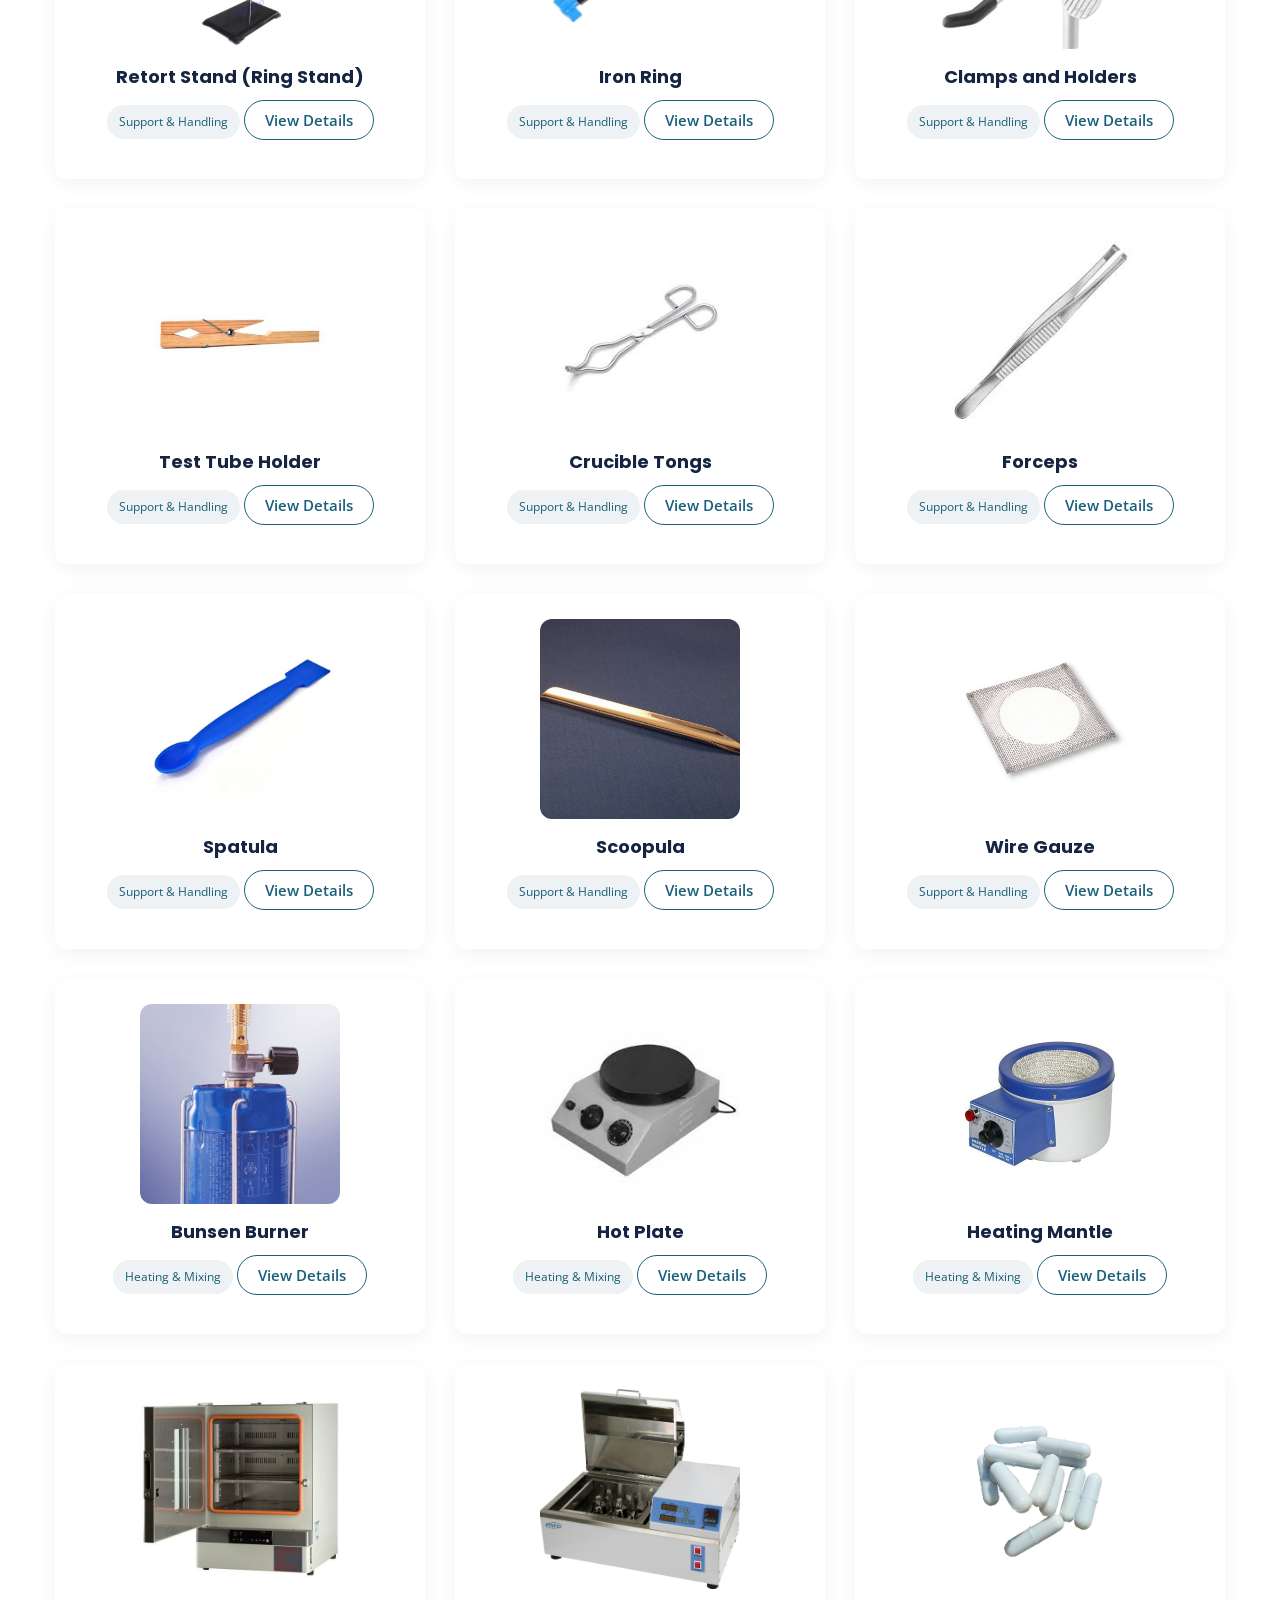
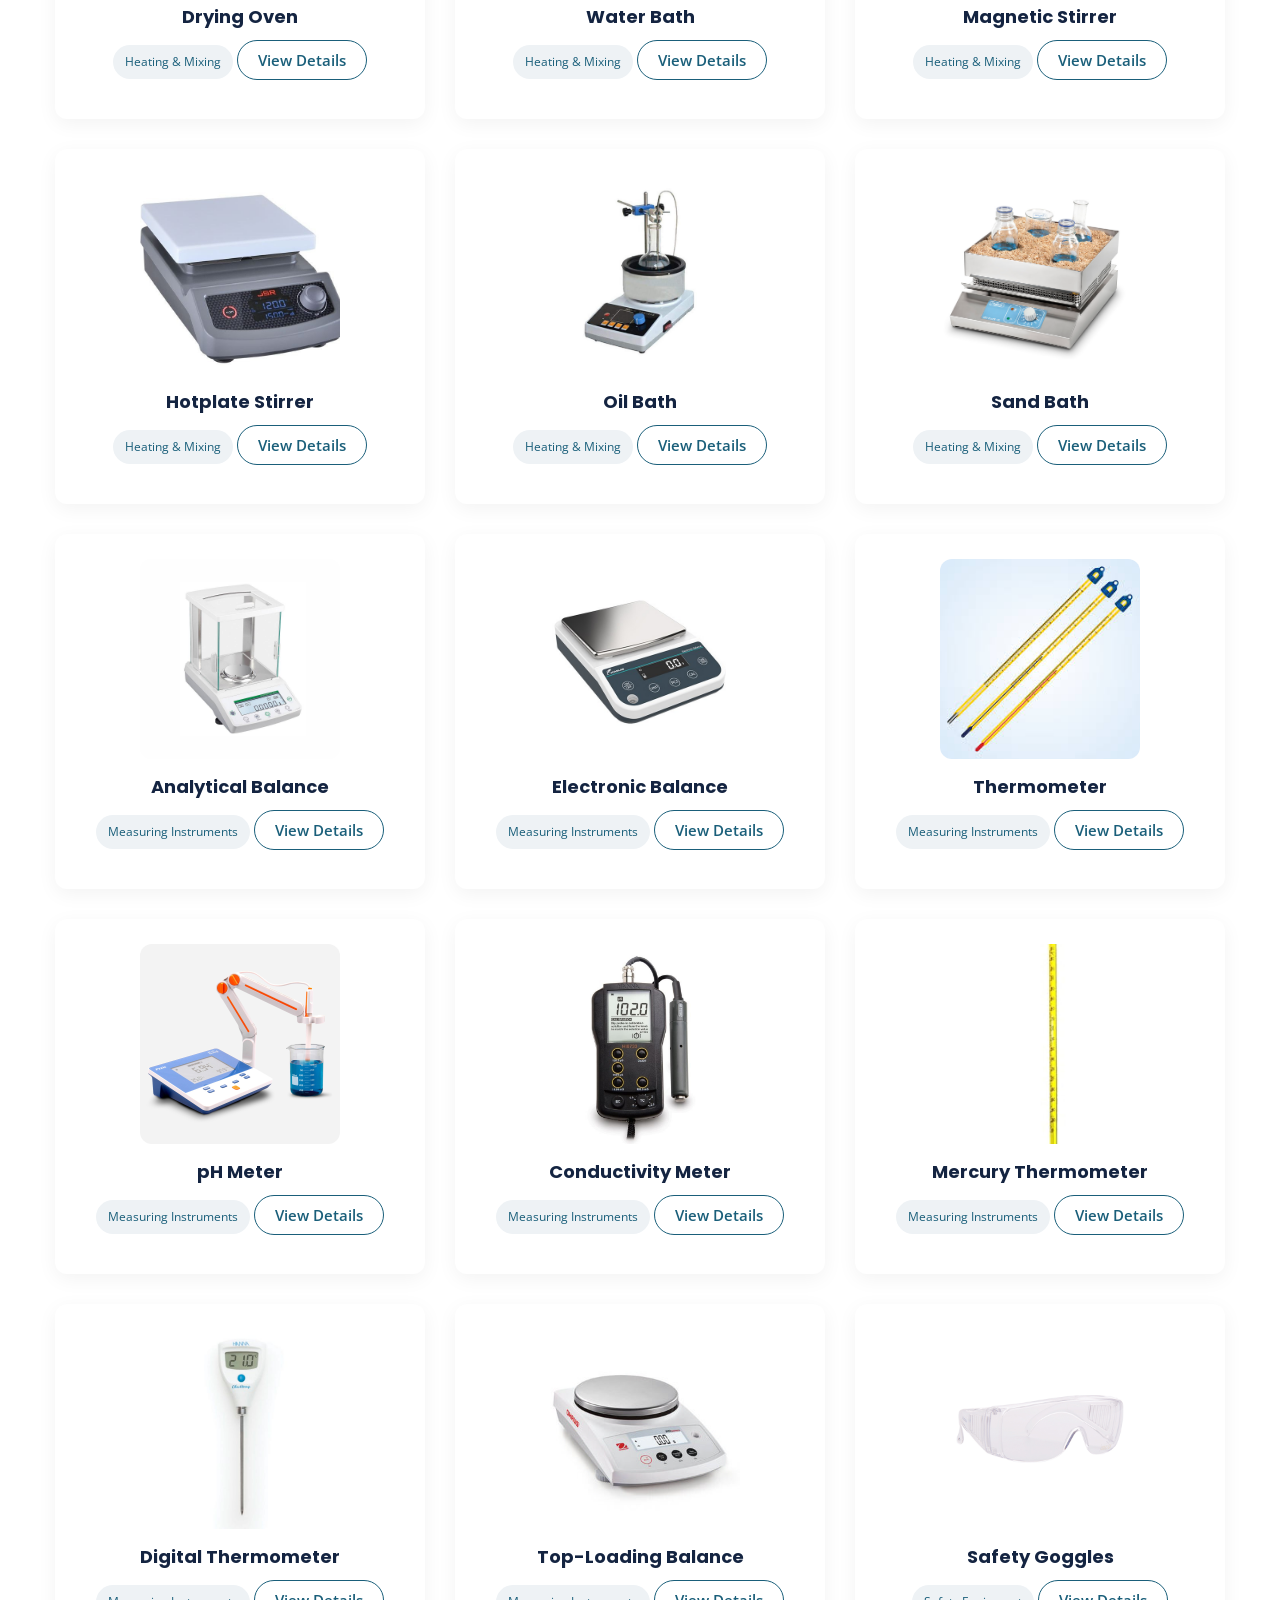
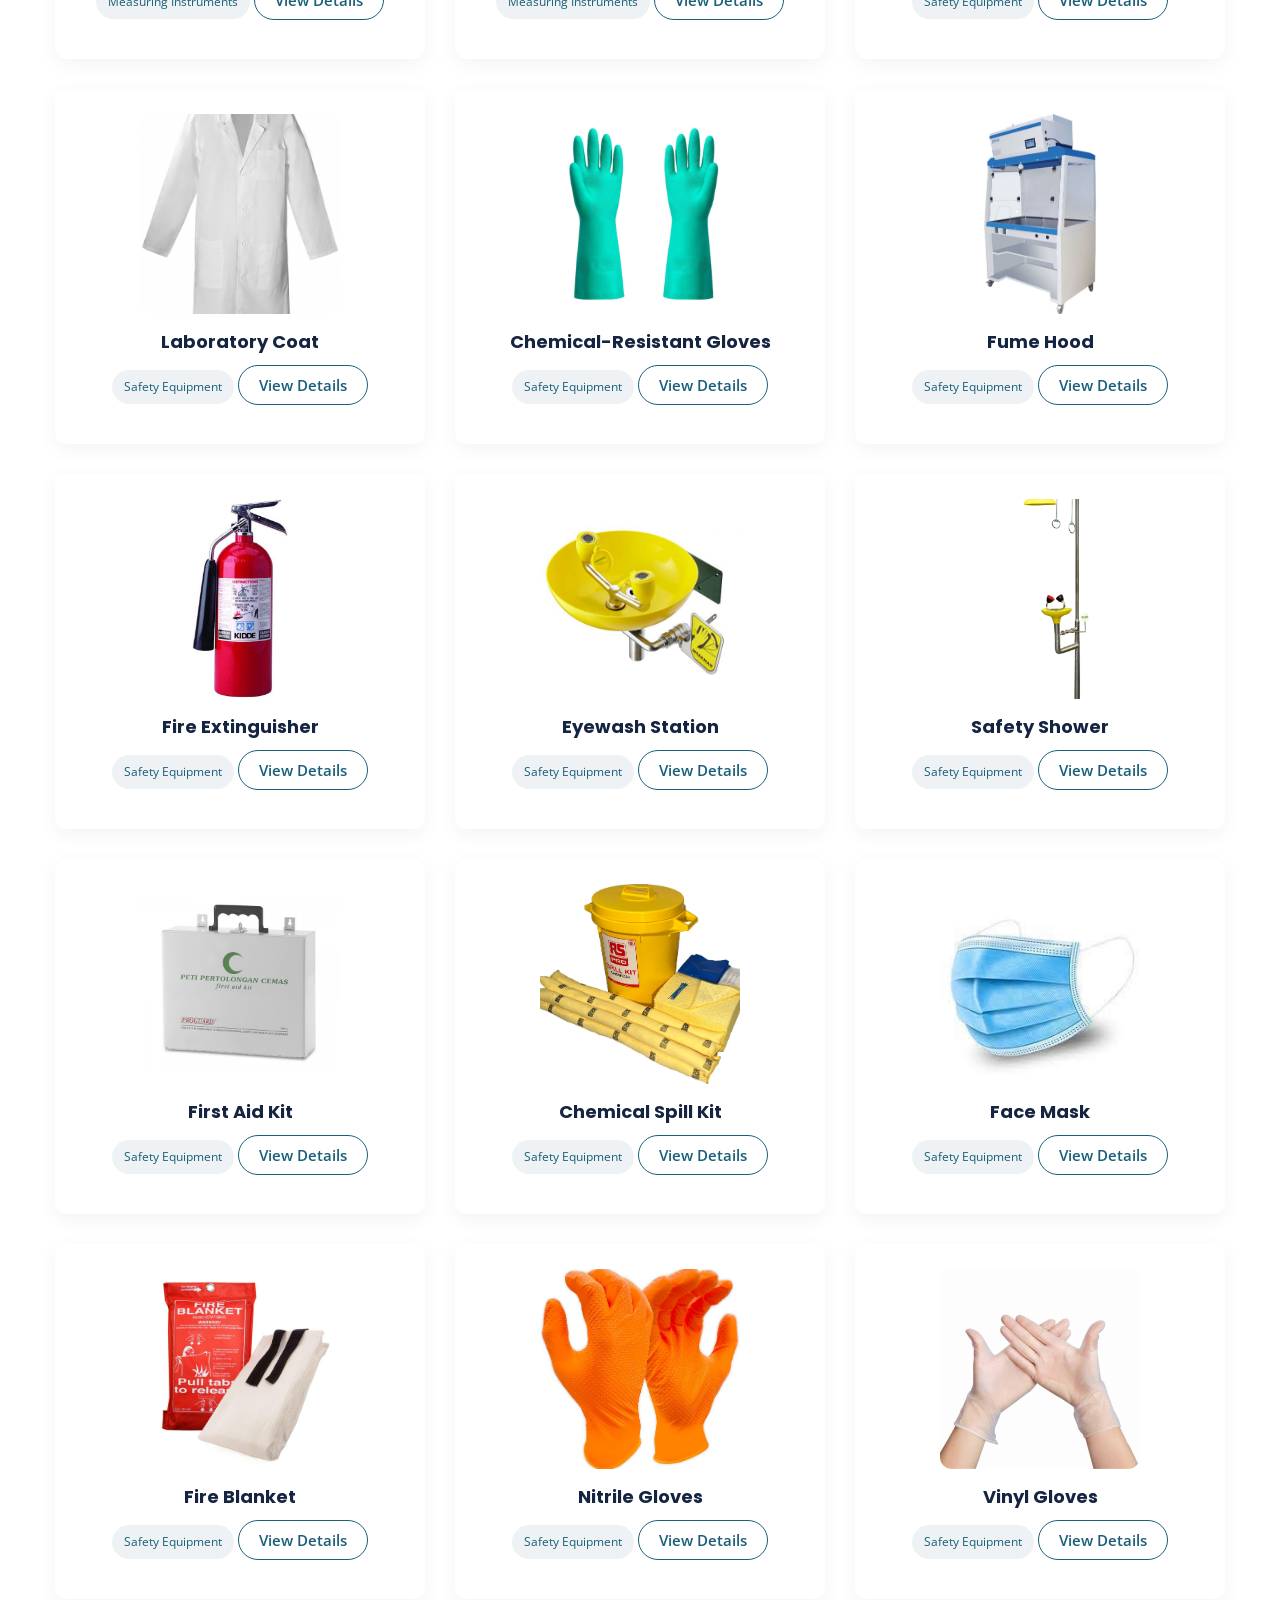
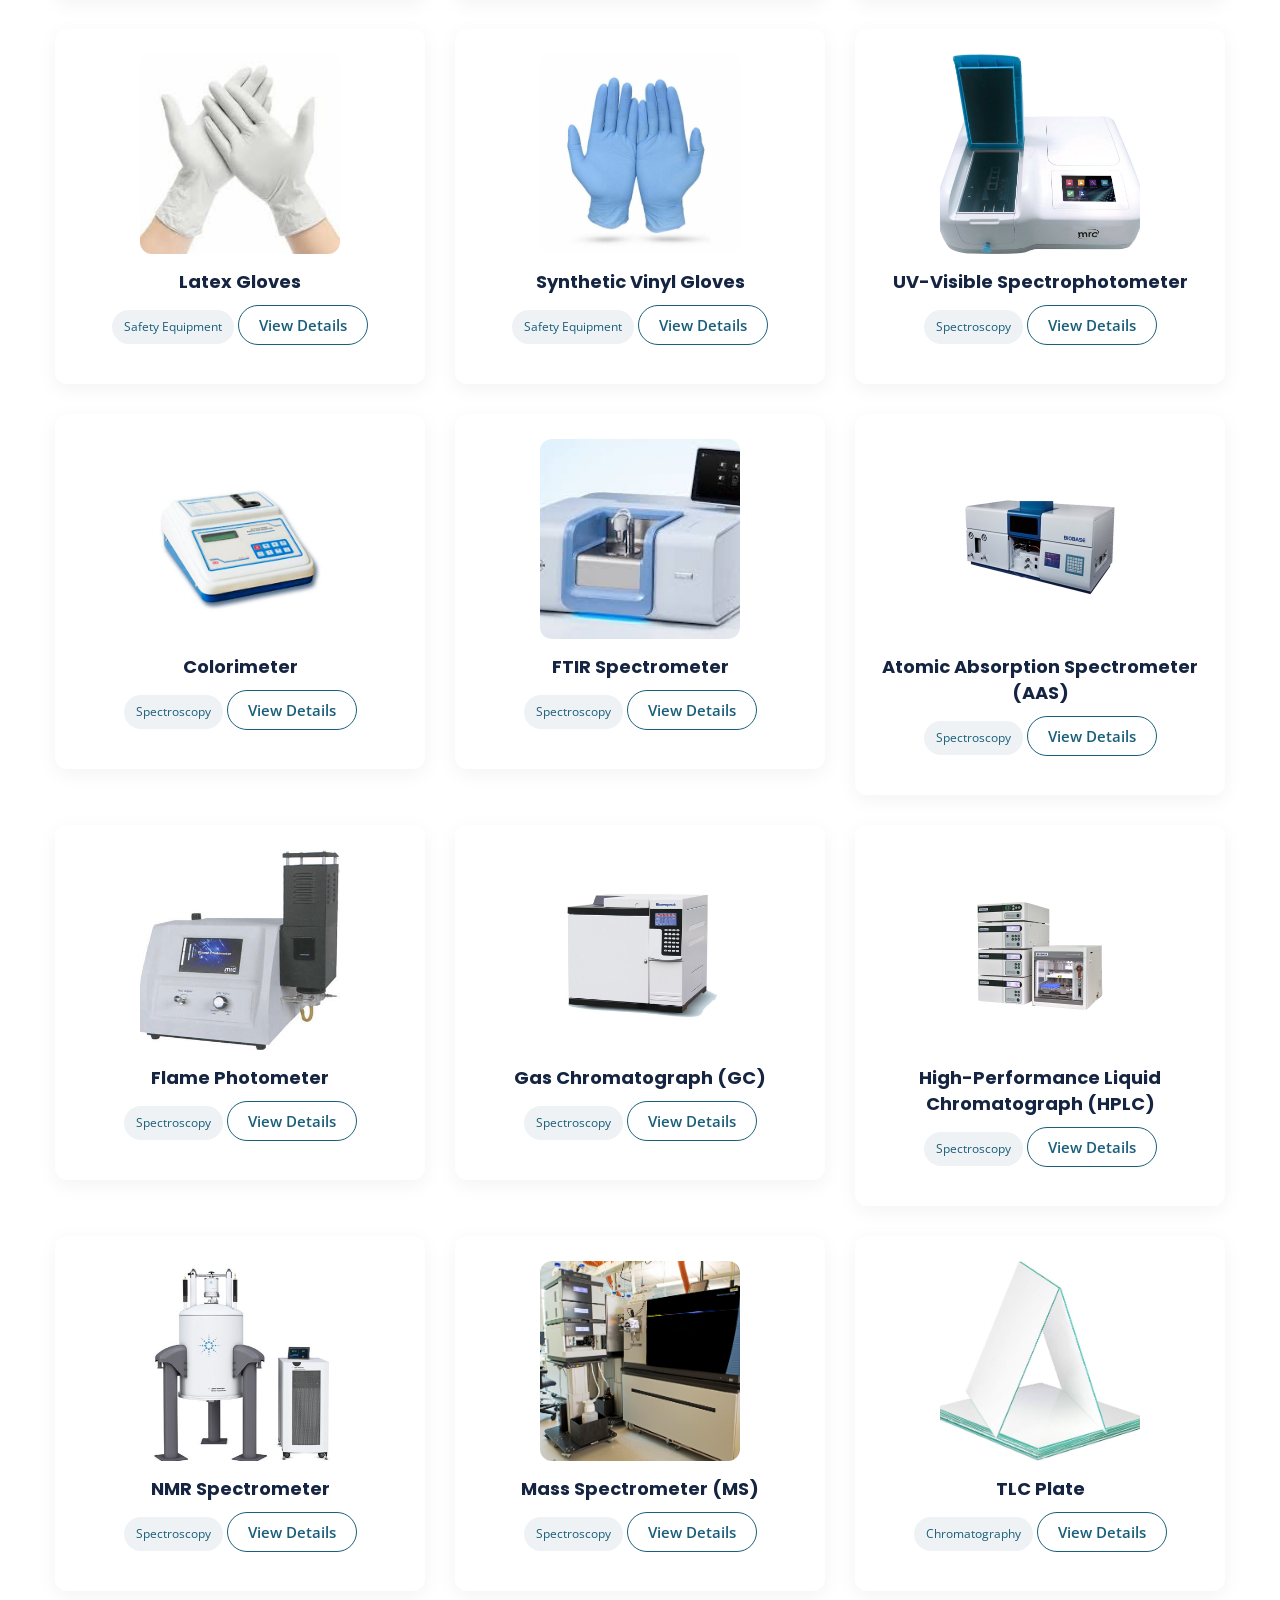
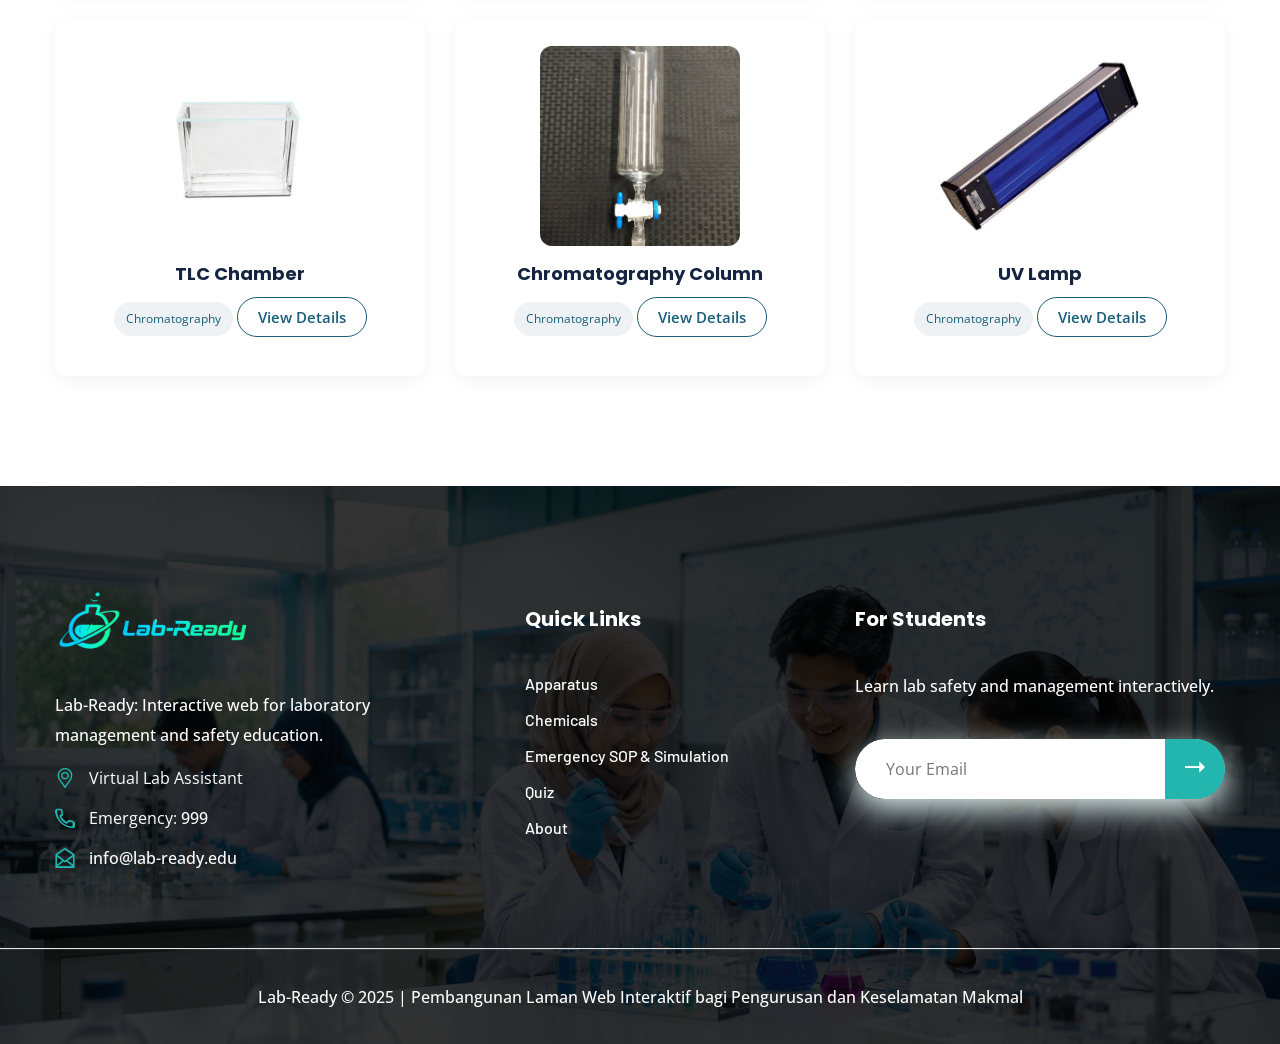
<file: Laborex Pack/Laborex/apparatus.html>
<!DOCTYPE html>
<html lang="en">
<head>
<meta charset="utf-8">
<meta http-equiv="X-UA-Compatible" content="IE=edge">
<meta name="viewport" content="width=device-width, initial-scale=1.0, maximum-scale=1.0, user-scalable=0">
<title>Lab-Ready | Laboratory Apparatus</title>

<!-- Fav Icon -->
<link rel="icon" href="assets/images/favicon.ico" type="image/x-icon">

<!-- Google Fonts -->
<link href="https://fonts.googleapis.com/css2?family=Barlow:ital,wght@0,300;0,400;0,500;0,600;0,700;0,800;0,900;1,300;1,400;1,500;1,600;1,700;1,800;1,900&display=swap" rel="stylesheet">
<link href="https://fonts.googleapis.com/css2?family=Open+Sans:ital,wght@0,300;0,400;0,600;0,700;0,800;1,300;1,400;1,600;1,700;1,800&display=swap" rel="stylesheet">
<!-- ADD: Poppins for modern/chemistry feel -->
<link href="https://fonts.googleapis.com/css2?family=Poppins:wght@400;500;600;700;800;900&display=swap" rel="stylesheet">

<!-- Stylesheets -->
<link href="assets/css/font-awesome-all.css" rel="stylesheet">
<link href="assets/css/flaticon.css" rel="stylesheet">
<link href="assets/css/owl.css" rel="stylesheet">
<link href="assets/css/bootstrap.css" rel="stylesheet">
<link href="assets/css/jquery.fancybox.min.css" rel="stylesheet">
<link href="assets/css/animate.css" rel="stylesheet">
<link href="assets/css/color.css" rel="stylesheet">
<link href="assets/css/style.css" rel="stylesheet">
<link href="assets/css/responsive.css" rel="stylesheet">

<style>
/* ====== Override fonts for chemistry theme ====== */
h1, h2, h3, h4, h5, h6,
.sec-title h2,
.page-title .title h1,
.floating-quiz-btn .btn-text {
    font-family: 'Poppins', 'Barlow', sans-serif !important;
    font-weight: 700;
}
body, p, li, .btn, .theme-btn-one, .theme-btn-two {
    font-family: 'Inter', 'Open Sans', sans-serif;
}

/* ====== Custom styles ====== */
.apparatus-grid {
    padding: 40px 0 80px;
}
.filter-bar {
    margin: 30px 0 40px;
    text-align: center;
}
.filter-btn {
    display: inline-block;
    background: #f0f4f8;
    color: #1a2b4c;
    border: none;
    padding: 8px 12px;
    margin: 5px;
    border-radius: 30px;
    font-weight: 600;
    transition: 0.3s;
    cursor: pointer;
    font-size: 13px;
}
.filter-btn.active, .filter-btn:hover {
    background: #1a2b4c;
    color: #fff;
}
.search-box {
    max-width: 400px;
    margin: 0 auto 30px;
}
.search-box input {
    width: 100%;
    padding: 12px 20px;
    border-radius: 40px;
    border: 1px solid #ddd;
    font-size: 16px;
}
.apparatus-card {
    background: #fff;
    border-radius: 12px;
    box-shadow: 0 5px 20px rgba(0,0,0,0.05);
    transition: transform 0.3s, box-shadow 0.3s;
    margin-bottom: 30px;
    overflow: hidden;
    text-align: center;
    padding: 25px 15px;
}
.apparatus-card:hover {
    transform: translateY(-8px);
    box-shadow: 0 15px 30px rgba(0,0,0,0.1);
}
.apparatus-img {
    width: 200px;
    height: 200px;
    object-fit: cover;
    border-radius: 12px;
    margin-bottom: 15px;
    cursor: pointer;
    transition: transform 0.2s;
}
.apparatus-img:hover {
    transform: scale(1.02);
}
.apparatus-card h4 {
    font-size: 18px;
    font-weight: 700;
    margin-bottom: 10px;
}
.category-badge {
    display: inline-block;
    background: #eef2f5;
    color: #1a5f7a;
    font-size: 12px;
    padding: 4px 12px;
    border-radius: 20px;
    margin-bottom: 15px;
}
.btn-details {
    background: transparent;
    border: 1px solid #1a5f7a;
    color: #1a5f7a;
    padding: 6px 20px;
    border-radius: 30px;
    font-weight: 600;
    transition: 0.3s;
}
.btn-details:hover {
    background: #1a5f7a;
    color: #fff;
}
.modal-body p {
    margin-bottom: 10px;
}
.loader-wrap {
    display: none;
}

/* ====== Page Title with Image Background ====== */
.page-title.centred {
    position: relative;
    background-size: cover;
    background-position: center;
    background-repeat: no-repeat;
    min-height: 500px;
    display: flex;
    align-items: center;
}
.page-title .video-background {
    display: none !important;
}
.page-title .overlay {
    position: absolute;
    top: 0;
    left: 0;
    width: 100%;
    height: 100%;
    background: rgba(0, 0, 0, 0.6);
    z-index: 1;
}
.page-title .auto-container {
    position: relative;
    z-index: 2;
}
.page-title .title h1,
.page-title .bread-crumb li,
.page-title .bread-crumb li a {
    color: #fff;
}
.page-title .content-box .shape {
    opacity: 0.8;
}

/* ================================================================ */
/* ====== FOOTER – Background Image + Overlay ====== */
.main-footer.footer-with-bg {
    background-image: url('assets/images/local/local-2.png');
    background-size: cover;
    background-position: center;
    position: relative;
    background-color: transparent !important;
}
.main-footer.footer-with-bg::before {
    content: '';
    position: absolute;
    inset: 0;
    background: rgba(0, 0, 0, 0.8);
    z-index: 0;
}
.main-footer.footer-with-bg .footer-top,
.main-footer.footer-with-bg .footer-bottom {
    position: relative;
    z-index: 1;
}
.main-footer.footer-with-bg .footer-widget .text p,
.main-footer.footer-with-bg .footer-widget .text ul.info li,
.main-footer.footer-with-bg .footer-widget .text ul.info li a,
.main-footer.footer-with-bg .widget-title h4,
.main-footer.footer-with-bg .links-list li a,
.main-footer.footer-with-bg .subscribe-widget p,
.main-footer.footer-with-bg .copyright p {
    color: #fff;
}
.main-footer.footer-with-bg .footer-widget .text ul.info li i {
    color: #22b6af;
}
.main-footer.footer-with-bg .footer-bottom {
    border-top: 1px solid rgba(255,255,255,0.1);
}

/* ================================================================ */
/* ====== FLOATING QUIZ BUTTON – BOTTOM LEFT ====== */
.floating-quiz-btn {
    position: fixed;
    bottom: 30px;
    left: 30px;
    z-index: 999;
    background: linear-gradient(135deg, #22b6af, #1a9e98);
    color: #fff;
    padding: 14px 24px;
    border-radius: 60px;
    display: flex;
    align-items: center;
    gap: 12px;
    box-shadow: 0 8px 30px rgba(34,182,175,0.5);
    text-decoration: none;
    transition: all 0.3s cubic-bezier(0.25, 0.46, 0.45, 0.94);
    animation: pulse-glow 2.5s infinite;
    font-weight: 600;
    font-size: 16px;
}
.floating-quiz-btn i {
    font-size: 24px;
}
.floating-quiz-btn .btn-text {
    font-family: 'Poppins', sans-serif;
    font-weight: 700;
    letter-spacing: 0.5px;
}
.floating-quiz-btn:hover {
    transform: scale(1.08);
    background: linear-gradient(135deg, #1a9e98, #0f7a75);
    box-shadow: 0 12px 45px rgba(34,182,175,0.7);
    color: #fff;
}
@keyframes pulse-glow {
    0% { box-shadow: 0 0 0 0 rgba(34,182,175,0.5); }
    70% { box-shadow: 0 0 0 20px rgba(34,182,175,0); }
    100% { box-shadow: 0 0 0 0 rgba(34,182,175,0); }
}
@media (max-width: 576px) {
    .floating-quiz-btn {
        padding: 12px 18px;
        font-size: 14px;
        bottom: 16px;
        left: 16px;
    }
    .floating-quiz-btn i {
        font-size: 20px;
    }
}

/* ================================================================ */
/* ====== SEARCH OVERLAY ====== */
.search-overlay {
    position: fixed;
    top: 0;
    left: 0;
    width: 100%;
    height: 100%;
    background: rgba(0, 0, 0, 0.85);
    backdrop-filter: blur(12px);
    z-index: 1000;
    display: none;
    align-items: flex-start;
    justify-content: center;
    padding-top: 100px;
    animation: fadeIn 0.3s ease;
}
.search-overlay.active {
    display: flex;
}
.search-overlay .search-container {
    width: 100%;
    max-width: 720px;
    padding: 0 20px;
}
.search-overlay .search-input-wrap {
    position: relative;
    margin-bottom: 30px;
}
.search-overlay .search-input-wrap i {
    position: absolute;
    left: 20px;
    top: 50%;
    transform: translateY(-50%);
    color: rgba(255,255,255,0.4);
    font-size: 20px;
}
.search-overlay .search-input-wrap input {
    width: 100%;
    padding: 18px 20px 18px 55px;
    border: 2px solid rgba(255,255,255,0.1);
    border-radius: 60px;
    background: rgba(255,255,255,0.06);
    color: #fff;
    font-size: 18px;
    font-weight: 500;
    outline: none;
    transition: 0.3s;
    font-family: 'Inter', sans-serif;
}
.search-overlay .search-input-wrap input::placeholder {
    color: rgba(255,255,255,0.35);
}
.search-overlay .search-input-wrap input:focus {
    border-color: rgba(34, 182, 175, 0.5);
    background: rgba(255,255,255,0.08);
}
.search-overlay .search-input-wrap .clear-btn {
    position: absolute;
    right: 20px;
    top: 50%;
    transform: translateY(-50%);
    background: none;
    border: none;
    color: rgba(255,255,255,0.3);
    font-size: 18px;
    cursor: pointer;
    display: none;
    transition: 0.2s;
}
.search-overlay .search-input-wrap .clear-btn:hover {
    color: #fff;
}
.search-overlay .search-input-wrap .clear-btn.show {
    display: block;
}
.search-overlay .search-results {
    max-height: 55vh;
    overflow-y: auto;
    margin-top: 10px;
}
.search-overlay .search-results::-webkit-scrollbar {
    width: 4px;
}
.search-overlay .search-results::-webkit-scrollbar-track {
    background: rgba(255,255,255,0.05);
    border-radius: 10px;
}
.search-overlay .search-results::-webkit-scrollbar-thumb {
    background: rgba(34, 182, 175, 0.4);
    border-radius: 10px;
}
.search-overlay .result-item {
    display: flex;
    align-items: center;
    gap: 16px;
    padding: 14px 20px;
    border-radius: 12px;
    background: rgba(255,255,255,0.03);
    cursor: pointer;
    transition: 0.2s;
    margin-bottom: 4px;
    text-decoration: none;
    color: #fff;
}
.search-overlay .result-item:hover {
    background: rgba(255,255,255,0.08);
    transform: translateX(4px);
}
.search-overlay .result-item .result-icon {
    width: 40px;
    height: 40px;
    display: flex;
    align-items: center;
    justify-content: center;
    background: rgba(34, 182, 175, 0.15);
    border-radius: 10px;
    color: #22b6af;
    font-size: 18px;
    flex-shrink: 0;
}
.search-overlay .result-item .result-info {
    flex: 1;
    min-width: 0;
}
.search-overlay .result-item .result-info .result-title {
    font-size: 15px;
    font-weight: 600;
    color: #fff;
    margin-bottom: 2px;
}
.search-overlay .result-item .result-info .result-desc {
    font-size: 13px;
    color: rgba(255,255,255,0.5);
    white-space: nowrap;
    overflow: hidden;
    text-overflow: ellipsis;
}
.search-overlay .result-item .result-info .result-category {
    font-size: 11px;
    color: rgba(255,255,255,0.3);
    background: rgba(255,255,255,0.06);
    padding: 2px 10px;
    border-radius: 20px;
    display: inline-block;
    margin-top: 2px;
}
.search-overlay .no-results {
    text-align: center;
    color: rgba(255,255,255,0.4);
    font-size: 16px;
    padding: 40px 0;
}
.search-overlay .search-hint {
    text-align: center;
    color: rgba(255,255,255,0.2);
    font-size: 13px;
    margin-top: 20px;
    letter-spacing: 0.5px;
}
.search-overlay .close-search-btn {
    position: absolute;
    top: 30px;
    right: 40px;
    background: none;
    border: none;
    color: rgba(255,255,255,0.5);
    font-size: 28px;
    cursor: pointer;
    transition: 0.2s;
}
.search-overlay .close-search-btn:hover {
    color: #fff;
    transform: rotate(90deg);
}

/* ===== MOST SEARCHED / POPULAR SUGGESTIONS ===== */
.search-suggestions {
    display: grid;
    grid-template-columns: repeat(5, 1fr);
    gap: 12px;
    margin-top: 16px;
}
.search-suggestions .suggestion-card {
    background: rgba(255,255,255,0.05);
    border: 1px solid rgba(255,255,255,0.06);
    border-radius: 12px;
    padding: 16px 12px;
    text-align: center;
    cursor: pointer;
    transition: all 0.3s ease;
    text-decoration: none;
    color: #fff;
}
.search-suggestions .suggestion-card:hover {
    background: rgba(34, 182, 175, 0.15);
    border-color: rgba(34, 182, 175, 0.3);
    transform: translateY(-4px);
    box-shadow: 0 8px 30px rgba(34, 182, 175, 0.1);
}
.search-suggestions .suggestion-card .suggestion-icon {
    font-size: 28px;
    display: block;
    margin-bottom: 8px;
    opacity: 0.7;
}
.search-suggestions .suggestion-card .suggestion-label {
    font-size: 13px;
    font-weight: 600;
    color: rgba(255,255,255,0.8);
}
.search-suggestions .suggestion-card .suggestion-desc {
    font-size: 11px;
    color: rgba(255,255,255,0.35);
    margin-top: 4px;
}
.search-suggestions .suggestion-card .suggestion-badge {
    display: inline-block;
    background: rgba(231, 76, 60, 0.2);
    color: #e74c3c;
    font-size: 9px;
    font-weight: 700;
    padding: 1px 8px;
    border-radius: 20px;
    margin-top: 6px;
    text-transform: uppercase;
    letter-spacing: 0.5px;
}
@media (max-width: 768px) {
    .search-suggestions {
        grid-template-columns: repeat(3, 1fr);
    }
}
@media (max-width: 480px) {
    .search-suggestions {
        grid-template-columns: repeat(2, 1fr);
    }
    .search-suggestions .suggestion-card {
        padding: 12px 8px;
    }
    .search-suggestions .suggestion-card .suggestion-icon {
        font-size: 22px;
    }
}
@media (max-width: 576px) {
    .search-overlay {
        padding-top: 60px;
    }
    .search-overlay .close-search-btn {
        top: 16px;
        right: 20px;
        font-size: 22px;
    }
    .search-overlay .search-input-wrap input {
        padding: 14px 16px 14px 48px;
        font-size: 16px;
    }
}
</style>
</head>
<body>

<div class="boxed_wrapper">

    <!-- preloader -->
    <div class="loader-wrap">
        <div class="preloader">
            <div class="preloader-close">Preloader Close</div>
            <div id="handle-preloader" class="handle-preloader">
                <div class="animation-preloader">
                    <div class="spinner"></div>
                    <div class="txt-loading">
                        <span data-text-preloader="L" class="letters-loading">L</span>
                        <span data-text-preloader="a" class="letters-loading">a</span>
                        <span data-text-preloader="b" class="letters-loading">b</span>
                        <span data-text-preloader="-" class="letters-loading">-</span>
                        <span data-text-preloader="R" class="letters-loading">R</span>
                        <span data-text-preloader="e" class="letters-loading">e</span>
                        <span data-text-preloader="a" class="letters-loading">a</span>
                        <span data-text-preloader="d" class="letters-loading">d</span>
                        <span data-text-preloader="y" class="letters-loading">y</span>
                    </div>
                </div>  
            </div>
        </div>
    </div>
    <!-- preloader end -->

    <!-- ===== SEARCH OVERLAY ===== -->
    <div class="search-overlay" id="searchOverlay">
        <button class="close-search-btn" id="closeSearchBtn"><i class="fas fa-times"></i></button>
        <div class="search-container">
            <div class="search-input-wrap">
                <i class="fas fa-search"></i>
                <input type="text" id="searchInput" placeholder="Search apparatus..." autofocus>
                <button class="clear-btn" id="clearSearchBtn"><i class="fas fa-times-circle"></i></button>
            </div>
            <div class="search-results" id="searchResults">
                <!-- Popular Suggestions will be shown here by default -->
            </div>
        </div>
    </div>

    <!-- search-popup (old – hidden) -->
    <div id="search-popup" class="search-popup" style="display:none;">
        <div class="close-search"><span>x</span></div>
        <div class="popup-inner">
            <div class="overlay-layer"></div>
            <div class="search-form">
                <form method="post" action="#">
                    <div class="form-group">
                        <fieldset>
                            <input type="search" class="form-control" name="search-input" value="" placeholder="Search apparatus..." required>
                            <input type="submit" value="Search Now!" class="theme-btn style-four">
                        </fieldset>
                    </div>
                </form>
            </div>
        </div>
    </div>

    <!-- ===== HEADER ===== -->
    <header class="main-header style-four style-five">
        <div class="header-lower">
            <div class="outer-box">
                <div class="logo-box">
                    <figure class="logo"><a href="index.html"><img src="assets/images/lab-ready3.png" alt="Lab-Ready"></a></figure>
                </div>
                <div class="menu-area clearfix">
                    <div class="mobile-nav-toggler">
                        <i class="icon-bar"></i>
                        <i class="icon-bar"></i>
                        <i class="icon-bar"></i>
                    </div>
                    <nav class="main-menu navbar-expand-md navbar-light">
                        <div class="collapse navbar-collapse show clearfix" id="navbarSupportedContent">
                            <ul class="navigation scroll-nav clearfix">
                                <li><a href="index.html">Home</a></li>
                                <li class="current"><a href="apparatus.html">Apparatus</a></li>
                                <li><a href="chemicals.html">Chemicals</a></li>
                                <li><a href="emergency.html">Emergency SOP & Simulation</a></li>
                                <li><a href="index.html#about">About</a></li>
                            </ul>
                        </div>
                    </nav>
                </div>
                <ul class="menu-right-content clearfix">
                    <li class="search-btn">
                        <button type="button" class="search-toggler" id="searchToggler"><i class="icon-1"></i></button>
                    </li>
                    <li class="btn-box">
                        <a href="emergency.html" class="theme-btn-one">Emergency Guide</a>
                    </li>
                </ul>
            </div>
        </div>
        <div class="sticky-header">
            <div class="auto-container">
                <div class="outer-box clearfix">
                    <div class="menu-area pull-left">
                        <nav class="main-menu clearfix"></nav>
                    </div>
                    <ul class="menu-right-content pull-right clearfix">
                        <li class="search-btn"><button type="button" class="search-toggler" id="searchTogglerSticky"><i class="icon-1"></i></button></li>
                        <li class="btn-box"><a href="emergency.html" class="theme-btn-one">Emergency Guide</a></li>
                    </ul>
                </div>
            </div>
        </div>
    </header>

    <!-- Mobile Menu -->
    <div class="mobile-menu">
        <div class="menu-backdrop"></div>
        <div class="close-btn"><i class="fas fa-times"></i></div>
        <nav class="menu-box">
            <div class="nav-logo"><a href="index.html"><img src="assets/images/lab-ready3.png" alt=""></a></div>
            <div class="menu-outer"></div>
        </nav>
    </div>

    <!-- ===== PAGE TITLE ===== -->
    <section class="page-title centred" style="background-image: url('assets/images/banner/apparatus-1.jpg');">
        <div class="overlay"></div>
        <div class="auto-container">
            <div class="content-box">
                <div class="shape" style="background-image: url(assets/images/shape/shape-63.png);"></div>
                <div class="title">
                    <h1>Laboratory Apparatus</h1>
                </div>
                <ul class="bread-crumb clearfix">
                    <li><a href="index.html">Home</a></li>
                    <li>Apparatus</li>
                </ul>
            </div>
        </div>
    </section>

    <!-- ===== SEARCH & FILTER ===== -->
    <section class="apparatus-grid">
        <div class="auto-container">
            <div class="search-box">
                <input type="text" id="pageSearchInput" placeholder="🔍 Search apparatus... (e.g., Beaker, Spectrophotometer)">
            </div>
            <div class="filter-bar" id="filterBar">
                <button class="filter-btn active" data-category="all">All</button>
                <button class="filter-btn" data-category="Glassware">Glassware</button>
                <button class="filter-btn" data-category="Support & Handling">Support & Handling</button>
                <button class="filter-btn" data-category="Heating & Mixing">Heating & Mixing</button>
                <button class="filter-btn" data-category="Measuring Instruments">Measuring Instruments</button>
                <button class="filter-btn" data-category="Safety Equipment">Safety Equipment</button>
                <button class="filter-btn" data-category="Spectroscopy">Spectroscopy</button>
                <button class="filter-btn" data-category="Chromatography">Chromatography</button>
            </div>
            <div class="row" id="apparatusContainer">
                <!-- Cards injected by JS -->
            </div>
        </div>
    </section>

    <!-- ===== FOOTER – Background Image + Overlay ===== -->
    <footer class="main-footer footer-with-bg">
        <div class="footer-top">
            <div class="auto-container">
                <div class="row clearfix">
                    <div class="col-lg-4 col-md-6 col-sm-12 footer-column">
                        <div class="footer-widget logo-widget">
                            <div class="footer-logo">
                                <figure class="logo"><a href="index.html"><img src="assets/images/lab-ready3.png" alt=""></a></figure>
                            </div>
                            <div class="text">
                                <p>Lab-Ready: Interactive web for laboratory management and safety education.</p>
                                <ul class="info clearfix">
                                    <li><i class="icon-26"></i>Virtual Lab Assistant</li>
                                    <li><i class="icon-24"></i>Emergency: <a href="tel:999">999</a></li>
                                    <li><i class="icon-25"></i><a href="mailto:info@lab-ready.edu">info@lab-ready.edu</a></li>
                                </ul>
                            </div>
                        </div>
                    </div>
                    <div class="col-lg-4 col-md-6 col-sm-12 footer-column">
                        <div class="footer-widget links-widget ml-70">
                            <div class="widget-title"><h4>Quick Links</h4></div>
                            <div class="widget-content">
                                <ul class="links-list clearfix">
                                    <li><a href="apparatus.html">Apparatus</a></li>
                                    <li><a href="chemicals.html">Chemicals</a></li>
                                    <li><a href="emergency.html">Emergency SOP & Simulation</a></li>
                                    <li><a href="quiz.html">Quiz</a></li>
                                    <li><a href="index.html#about">About</a></li>
                                </ul>
                            </div>
                        </div>
                    </div>
                    <div class="col-lg-4 col-md-6 col-sm-12 footer-column">
                        <div class="footer-widget subscribe-widget">
                            <div class="widget-title"><h4>For Students</h4></div>
                            <div class="widget-content">
                                <p>Learn lab safety and management interactively.</p>
                                <form action="#" method="post" class="subscribe-form">
                                    <div class="form-group">
                                        <input type="email" name="email" placeholder="Your Email" required="">
                                        <button type="submit"><i class="icon-27"></i></button>
                                    </div>
                                </form>
                            </div>
                        </div>
                    </div>
                </div>
            </div>
        </div>
        <div class="footer-bottom centred">
            <div class="auto-container">
                <div class="copyright">
                    <p>Lab-Ready © 2025 | Pembangunan Laman Web Interaktif bagi Pengurusan dan Keselamatan Makmal</p>
                </div>
            </div>
        </div>
    </footer>

    <button class="scroll-top scroll-to-target" data-target="html">
        <span class="fal fa-angle-up"></span>
    </button>

    <!-- ============================================================ -->
    <!-- FLOATING QUIZ BUTTON – BOTTOM LEFT -->
    <!-- ============================================================ -->
    <a href="quiz.html" class="floating-quiz-btn">
        <i class="fas fa-brain"></i>
        <span class="btn-text">Quiz</span>
    </a>

</div>

<!-- ===== MODAL ===== -->
<div class="modal fade" id="apparatusDetailModal" tabindex="-1" role="dialog">
    <div class="modal-dialog" role="document">
        <div class="modal-content">
            <div class="modal-header">
                <h5 class="modal-title">Apparatus Details</h5>
                <button type="button" class="close" data-dismiss="modal">&times;</button>
            </div>
            <div class="modal-body" id="modalBody">
                <!-- dynamic -->
            </div>
        </div>
    </div>
</div>

<!-- ===== SCRIPTS ===== -->
<script src="assets/js/jquery.js"></script>
<script src="assets/js/popper.min.js"></script>
<script src="assets/js/bootstrap.min.js"></script>
<script src="assets/js/owl.js"></script>
<script src="assets/js/wow.js"></script>
<script src="assets/js/validation.js"></script>
<script src="assets/js/jquery.fancybox.js"></script>
<script src="assets/js/appear.js"></script>
<script src="assets/js/isotope.js"></script>
<script src="assets/js/jquery.nice-select.min.js"></script>
<script src="assets/js/nav-tool.js"></script>
<script src="assets/js/jquery.paroller.min.js"></script>
<script src="assets/js/script.js"></script>

<script>
// ================================================================
// SEARCH ENGINE – Apparatus Page Search
// ================================================================

// ===== POPULAR SUGGESTIONS =====
const popularSuggestions = [
    { icon: "fa-flask", label: "Glassware", desc: "Beakers, flasks, burettes", url: "#", badge: "Most Used" },
    { icon: "fa-microscope", label: "Spectroscopy", desc: "UV-Vis, FTIR, AAS, HPLC", url: "#", badge: "Analytical" },
    { icon: "fa-eye", label: "Safety Equipment", desc: "Goggles, gloves, fume hood", url: "#", badge: "Essential" },
    { icon: "fa-fire", label: "Heating & Mixing", desc: "Bunsen, hot plate, stirrer", url: "#", badge: "Popular" },
    { icon: "fa-weight-scale", label: "Measuring", desc: "Balances, pH meter, thermometer", url: "#", badge: "Lab Tools" }
];

// ===== BUILD SEARCH DATA FROM APPARATUS =====
function buildSearchData() {
    const data = [];
    // Add page entry
    data.push({
        title: "Apparatus",
        url: "apparatus.html",
        category: "Page",
        icon: "fa-flask",
        desc: "Browse 40+ laboratory apparatus with storage, usage, and types"
    });
    // Add all apparatus items
    apparatusData.forEach(item => {
        data.push({
            title: item.name,
            url: "apparatus.html",
            category: item.category,
            icon: getCategoryIcon(item.category),
            desc: item.usage.substring(0, 80) + (item.usage.length > 80 ? '...' : '')
        });
    });
    return data;
}

function getCategoryIcon(category) {
    const icons = {
        "Glassware": "fa-flask",
        "Support & Handling": "fa-tools",
        "Heating & Mixing": "fa-fire",
        "Measuring Instruments": "fa-weight-scale",
        "Safety Equipment": "fa-eye",
        "Spectroscopy": "fa-microscope",
        "Chromatography": "fa-vial"
    };
    return icons[category] || "fa-circle";
}

// ===== SEARCH DATA =====
let searchData = [];

// ===== RENDER SUGGESTIONS =====
function renderSuggestions() {
    const container = document.getElementById('searchResults');
    let html = `
        <div class="search-suggestions">
    `;
    popularSuggestions.forEach(item => {
        // For suggestions, we'll filter by category when clicked
        const filterCategory = item.label;
        html += `
            <div class="suggestion-card" onclick="applyFilter('${filterCategory}')">
                <span class="suggestion-icon"><i class="fas ${item.icon}"></i></span>
                <div class="suggestion-label">${item.label}</div>
                <div class="suggestion-desc">${item.desc}</div>
                ${item.badge ? `<span class="suggestion-badge">${item.badge}</span>` : ''}
            </div>
        `;
    });
    html += `</div>`;
    html += `<div class="search-hint">✨ Popular categories — click to filter apparatus</div>`;
    container.innerHTML = html;
}

// ===== APPLY FILTER FROM SUGGESTION =====
function applyFilter(category) {
    closeSearch();
    // Map suggestion label to category
    const categoryMap = {
        "Glassware": "Glassware",
        "Spectroscopy": "Spectroscopy",
        "Safety Equipment": "Safety Equipment",
        "Heating & Mixing": "Heating & Mixing",
        "Measuring": "Measuring Instruments"
    };
    const targetCategory = categoryMap[category] || category;
    
    // Click the corresponding filter button
    const buttons = document.querySelectorAll('.filter-btn');
    buttons.forEach(btn => {
        btn.classList.remove('active');
        if (btn.getAttribute('data-category') === targetCategory) {
            btn.classList.add('active');
            btn.click();
        }
    });
    
    // If "All" button, click it
    if (category === "All") {
        document.querySelector('.filter-btn[data-category="all"]')?.click();
    }
}

// ===== PERFORM SEARCH =====
function performSearch(query) {
    if (!query || query.length < 1) {
        return [];
    }
    const q = query.toLowerCase().trim();
    const results = searchData.filter(item => {
        return item.title.toLowerCase().includes(q) || 
               item.desc.toLowerCase().includes(q) ||
               item.category.toLowerCase().includes(q);
    });
    results.sort((a, b) => {
        const aTitle = a.title.toLowerCase();
        const bTitle = b.title.toLowerCase();
        if (aTitle === q && bTitle !== q) return -1;
        if (bTitle === q && aTitle !== q) return 1;
        return 0;
    });
    return results.slice(0, 20);
}

// ===== RENDER RESULTS =====
function renderResults(results) {
    const container = document.getElementById('searchResults');
    if (results.length === 0) {
        container.innerHTML = `<div class="no-results"><i class="fas fa-search" style="font-size:32px;display:block;margin-bottom:12px;opacity:0.3;"></i>No apparatus found. Try a different keyword.</div>`;
        return;
    }
    let html = '';
    results.forEach(item => {
        const icon = item.icon || 'fa-circle';
        const url = item.url || '#';
        html += `
            <a href="${url}" class="result-item" onclick="closeSearch()">
                <div class="result-icon"><i class="fas ${icon}"></i></div>
                <div class="result-info">
                    <div class="result-title">${highlightMatch(item.title)}</div>
                    <div class="result-desc">${highlightMatch(item.desc)}</div>
                    <span class="result-category">${item.category}</span>
                </div>
            </a>
        `;
    });
    container.innerHTML = html;
}

// ===== HIGHLIGHT MATCH =====
function highlightMatch(text) {
    const query = document.getElementById('searchInput').value.trim();
    if (!query || query.length < 2) return text;
    const regex = new RegExp(`(${query.replace(/[.*+?^${}()|[\]\\]/g, '\\$&')})`, 'gi');
    return text.replace(regex, '<mark style="background:rgba(34,182,175,0.3);color:#fff;padding:1px 4px;border-radius:3px;">$1</mark>');
}

// ===== SEARCH OVERLAY CONTROLS =====
function openSearch() {
    const overlay = document.getElementById('searchOverlay');
    overlay.classList.add('active');
    document.body.style.overflow = 'hidden';
    renderSuggestions();
    setTimeout(() => {
        document.getElementById('searchInput').focus();
    }, 200);
}

function closeSearch() {
    const overlay = document.getElementById('searchOverlay');
    overlay.classList.remove('active');
    document.body.style.overflow = '';
    document.getElementById('searchInput').value = '';
    document.getElementById('clearSearchBtn').classList.remove('show');
    renderSuggestions();
}

// ================================================================
// SEARCH EVENT LISTENERS
// ================================================================
document.addEventListener('DOMContentLoaded', function() {
    // Build search data from apparatus
    searchData = buildSearchData();
    renderSuggestions();

    // Search togglers
    document.querySelectorAll('.search-toggler').forEach(el => {
        el.addEventListener('click', function(e) {
            e.preventDefault();
            openSearch();
        });
    });

    // Close button
    document.getElementById('closeSearchBtn').addEventListener('click', closeSearch);

    // Clear button
    document.getElementById('clearSearchBtn').addEventListener('click', function() {
        document.getElementById('searchInput').value = '';
        this.classList.remove('show');
        renderSuggestions();
        document.getElementById('searchInput').focus();
    });

    // Input handler
    document.getElementById('searchInput').addEventListener('input', function() {
        const query = this.value.trim();
        const clearBtn = document.getElementById('clearSearchBtn');
        if (query.length > 0) {
            clearBtn.classList.add('show');
        } else {
            clearBtn.classList.remove('show');
        }
        if (query.length > 0) {
            const results = performSearch(query);
            renderResults(results);
        } else {
            renderSuggestions();
        }
    });

    // Keyboard shortcuts
    document.addEventListener('keydown', function(e) {
        if ((e.ctrlKey || e.metaKey) && e.key === 'k') {
            e.preventDefault();
            openSearch();
        }
        if (e.key === 'Escape') {
            if (document.getElementById('searchOverlay').classList.contains('active')) {
                closeSearch();
            }
        }
    });

    // Click outside to close
    document.getElementById('searchOverlay').addEventListener('click', function(e) {
        if (e.target === this) {
            closeSearch();
        }
    });
});

// ================================================================
// APPARATUS DATA & RENDER (Existing)
// ================================================================

// Helper to convert apparatus name to image filename
function getImageFileName(name) {
    return name
        .toLowerCase()
        .replace(/[\(\)]/g, '')
        .replace(/[^a-z0-9]+/g, '-')
        .replace(/^-|-$/g, '')
        + '.jpg';
}

// Hide preloader after page load
window.addEventListener('load', function() {
    var preloader = document.querySelector('.loader-wrap');
    if (preloader) preloader.style.display = 'none';
});

// ============================================================
// APPARATUS DATA
// ============================================================
const apparatusData = [
    // ===== GLASSWARE (18) =====
    { name: "Beaker", category: "Glassware", storage: "Stack upside down on drying rack.", usage: "Mixing, heating liquids. Not for precise volume.", type: "Borosilicate glass, plastic. Sizes: 50-1000mL." },
    { name: "Erlenmeyer Flask (Conical Flask)", category: "Glassware", storage: "On shelves, avoid rim chipping.", usage: "Swirling liquids, titration.", type: "Conical shape, narrow neck." },
    { name: "Volumetric Flask", category: "Glassware", storage: "Stoppered, upright in cabinet.", usage: "Precise solution preparation.", type: "Glass, single calibration mark." },
    { name: "Boiling Flask", category: "Glassware", storage: "On padded shelves.", usage: "Heating liquids to boiling.", type: "Round bottom, flat bottom available." },
    { name: "Test Tube", category: "Glassware", storage: "In test tube racks.", usage: "Small reactions, heating.", type: "Borosilicate, rimmed." },
    { name: "Test Tube Rack", category: "Glassware", storage: "On shelf, dry.", usage: "Holding test tubes upright.", type: "Wood, plastic, wire." },
    { name: "Graduated Cylinder", category: "Glassware", storage: "Upright, away from edge.", usage: "Measuring liquid volumes.", type: "Glass or plastic, various sizes." },
    { name: "Funnel", category: "Glassware", storage: "Nested, on shelf.", usage: "Pouring liquids into narrow openings.", type: "Glass, plastic, porcelain." },
    { name: "Filter Funnel", category: "Glassware", storage: "With filter paper nearby.", usage: "Filtration with filter paper.", type: "Angled stem." },
    { name: "Burette", category: "Glassware", storage: "Hang vertically or lay flat.", usage: "Precise volume dispensing for titration.", type: "Glass, PTFE stopcock." },
    { name: "Pipette", category: "Glassware", storage: "Vertical in pipette stand.", usage: "Transfer exact liquid volumes.", type: "Volumetric, serological, micropipette." },
    { name: "Dropper", category: "Glassware", storage: "In container, upright.", usage: "Transfer small drops.", type: "Glass or plastic." },
    { name: "Watch Glass", category: "Glassware", storage: "Stacked in cabinet.", usage: "Covering beakers, evaporating small amounts.", type: "Concave glass." },
    { name: "Glass Stirring Rod", category: "Glassware", storage: "In beaker or drawer.", usage: "Stirring solutions.", type: "Solid glass rod." },
    { name: "Evaporating Dish", category: "Glassware", storage: "Stacked carefully.", usage: "Evaporating liquids to leave solids.", type: "Porcelain or glass." },
    { name: "Crucible", category: "Glassware", storage: "With lid, in desiccator.", usage: "Heating solids to high temperatures.", type: "Porcelain, metal." },
    { name: "Desiccator", category: "Glassware", storage: "On bench with lid sealed.", usage: "Drying substances.", type: "Glass with airtight lid." },
    { name: "Distillation Apparatus", category: "Glassware", storage: "Disassembled in padded box.", usage: "Separating liquids by boiling point.", type: "Glass set with condenser." },

    // ===== SUPPORT & HANDLING (9) =====
    { name: "Retort Stand (Ring Stand)", category: "Support & Handling", storage: "Upright on shelf.", usage: "Supporting clamps and apparatus.", type: "Metal rod + heavy base." },
    { name: "Iron Ring", category: "Support & Handling", storage: "Hanging on pegboard.", usage: "Holding wire gauze or clay triangle.", type: "Cast iron with clamp." },
    { name: "Clamps and Holders", category: "Support & Handling", storage: "Organised by size.", usage: "Holding burettes, flasks.", type: "Metal with rubber grips." },
    { name: "Test Tube Holder", category: "Support & Handling", storage: "In drawer.", usage: "Holding test tube over flame.", type: "Metal spring clamp." },
    { name: "Crucible Tongs", category: "Support & Handling", storage: "Hanging.", usage: "Handling hot crucibles.", type: "Stainless steel." },
    { name: "Forceps", category: "Support & Handling", storage: "In drawer.", usage: "Picking small items.", type: "Metal, plastic tips." },
    { name: "Spatula", category: "Support & Handling", storage: "In drawer or beaker.", usage: "Transferring solids.", type: "Stainless steel, porcelain." },
    { name: "Scoopula", category: "Support & Handling", storage: "In drawer.", usage: "Scooping powders.", type: "Metal." },
    { name: "Wire Gauze", category: "Support & Handling", storage: "Flat on shelf.", usage: "Supporting beakers on tripod.", type: "Metal mesh with ceramic centre." },

    // ===== HEATING & MIXING (10) =====
    { name: "Bunsen Burner", category: "Heating & Mixing", storage: "Securely on base, gas hose attached.", usage: "Heating, sterilizing, combustion.", type: "Adjustable air hole." },
    { name: "Hot Plate", category: "Heating & Mixing", storage: "On bench, cord wrapped.", usage: "Heating liquids indirectly.", type: "Electric, ceramic top." },
    { name: "Heating Mantle", category: "Heating & Mixing", storage: "Hanging or on shelf.", usage: "Heating round-bottom flasks.", type: "Fiberglass, electric." },
    { name: "Drying Oven", category: "Heating & Mixing", storage: "On bench, vented.", usage: "Drying glassware or samples.", type: "Electric, temperature controlled." },
    { name: "Water Bath", category: "Heating & Mixing", storage: "Empty, dry.", usage: "Incubation at constant temperature.", type: "Electric or simple container." },
    { name: "Magnetic Stirrer", category: "Heating & Mixing", storage: "With stir bar stored nearby.", usage: "Stirring liquids using magnetic field.", type: "Single position, multi-position." },
    { name: "Hotplate Stirrer", category: "Heating & Mixing", storage: "On bench, away from flammables.", usage: "Heating and stirring simultaneously.", type: "Combined unit." },
    { name: "Oil Bath", category: "Heating & Mixing", storage: "Covered, with oil inside.", usage: "High‑temperature heating (>100°C).", type: "Silicone oil, mineral oil." },
    { name: "Sand Bath", category: "Heating & Mixing", storage: "Sand filled container.", usage: "Uniform heating for irregular vessels.", type: "Simple metal pan with sand." },

    // ===== MEASURING INSTRUMENTS (8) =====
    { name: "Analytical Balance", category: "Measuring Instruments", storage: "On vibration-free bench, levelled.", usage: "Precise mass measurement (0.0001g).", type: "Digital, enclosed draft shield." },
    { name: "Electronic Balance", category: "Measuring Instruments", storage: "On flat surface.", usage: "Mass measurement (0.01g - 0.1g).", type: "Digital." },
    { name: "Thermometer", category: "Measuring Instruments", storage: "In protective case.", usage: "Measuring temperature.", type: "Mercury, alcohol, digital." },
    { name: "pH Meter", category: "Measuring Instruments", storage: "Electrode stored in buffer.", usage: "Measuring pH of solutions.", type: "Electronic with probe." },
    { name: "Conductivity Meter", category: "Measuring Instruments", storage: "Electrode clean and dry.", usage: "Measuring electrical conductivity.", type: "Portable or benchtop." },
    { name: "Mercury Thermometer", category: "Measuring Instruments", storage: "In protective case, upright.", usage: "Accurate temperature measurement (mercury).", type: "Mercury-in-glass, various ranges." },
    { name: "Digital Thermometer", category: "Measuring Instruments", storage: "With probe, clean.", usage: "Accurate temperature monitoring.", type: "Thermocouple, thermistor." },
    { name: "Top-Loading Balance", category: "Measuring Instruments", storage: "On bench, calibrated.", usage: "General mass measurement (0.1g–0.01g).", type: "Digital, mechanical." },

    // ===== SAFETY EQUIPMENT (16) =====
    { name: "Safety Goggles", category: "Safety Equipment", storage: "Clean, in case.", usage: "Protecting eyes from splashes.", type: "Chemical splash goggles." },
    { name: "Laboratory Coat", category: "Safety Equipment", storage: "Hanging.", usage: "Protecting skin and clothing.", type: "Cotton, polyester." },
    { name: "Chemical-Resistant Gloves", category: "Safety Equipment", storage: "Dry, away from sunlight.", usage: "Handling hazardous chemicals.", type: "Nitrile, neoprene." },
    { name: "Fume Hood", category: "Safety Equipment", storage: "Working area clear, sash down when not in use.", usage: "Removing toxic fumes.", type: "Ducted or recirculating." },
    { name: "Fire Extinguisher", category: "Safety Equipment", storage: "Mounted on wall, accessible.", usage: "Putting out small fires.", type: "Class ABC, CO2." },
    { name: "Eyewash Station", category: "Safety Equipment", storage: "Unobstructed, tested weekly.", usage: "Flushing eyes after chemical splash.", type: "Plumbed or portable." },
    { name: "Safety Shower", category: "Safety Equipment", storage: "Clear access.", usage: "Emergency body rinse.", type: "Plumbed." },
    { name: "First Aid Kit", category: "Safety Equipment", storage: "Visible, accessible.", usage: "Treating minor injuries.", type: "Wall-mounted box." },
    { name: "Chemical Spill Kit", category: "Safety Equipment", storage: "Near chemical storage.", usage: "Containing and neutralising spills.", type: "Contains absorbents, neutralisers, PPE." },
    { name: "Face Mask", category: "Safety Equipment", storage: "Clean, dry area.", usage: "Protecting from inhalation of dust or vapours.", type: "Surgical, N95, reusable cloth." },
    { name: "Fire Blanket", category: "Safety Equipment", storage: "Visible, accessible wall mount.", usage: "Smothering small fires or wrapping around person on fire.", type: "Wool, fiberglass." },
    { name: "Nitrile Gloves", category: "Safety Equipment", storage: "Box, away from sunlight.", usage: "Chemical resistance, puncture resistant.", type: "Nitrile, powder-free." },
    { name: "Vinyl Gloves", category: "Safety Equipment", storage: "Box, room temperature.", usage: "General protection, low chemical resistance.", type: "Vinyl, disposable." },
    { name: "Latex Gloves", category: "Safety Equipment", storage: "Box, away from heat.", usage: "Good dexterity, allergen risk.", type: "Natural rubber latex." },
    { name: "Synthetic Vinyl Gloves", category: "Safety Equipment", storage: "Box, room temperature, away from heat.", usage: "Latex-free alternative, good for general lab work.", type: "Synthetic vinyl, powder-free, disposable." },

    // ===== SPECTROSCOPY (9) =====
    { name: "UV-Visible Spectrophotometer", category: "Spectroscopy", storage: "Covered, dust-free, away from vibrations.", usage: "Measuring absorbance/transmittance of UV and visible light.", type: "Double beam, single beam." },
    { name: "Colorimeter", category: "Spectroscopy", storage: "Clean, dry, with calibration standards.", usage: "Measuring colour intensity for concentration analysis.", type: "Filter-based, LED." },
    { name: "FTIR Spectrometer", category: "Spectroscopy", storage: "Dry environment (moisture sensitive).", usage: "Identifying functional groups via infrared absorption.", type: "Benchtop, portable." },
    { name: "Atomic Absorption Spectrometer (AAS)", category: "Spectroscopy", storage: "Stable bench, with gas supply.", usage: "Quantitative metal analysis.", type: "Flame, graphite furnace." },
    { name: "Flame Photometer", category: "Spectroscopy", storage: "Dust-free, with fuel gas connected.", usage: "Measuring alkali and alkaline earth metals.", type: "Single-channel, multi-channel." },
    { name: "Gas Chromatograph (GC)", category: "Spectroscopy", storage: "Clean, with carrier gas supply.", usage: "Separating and analysing volatile compounds.", type: "With FID, TCD detector." },
    { name: "High-Performance Liquid Chromatograph (HPLC)", category: "Spectroscopy", storage: "Stable bench, solvent bottles attached.", usage: "Separating and analysing non-volatile compounds.", type: "Isocratic, gradient." },
    { name: "NMR Spectrometer", category: "Spectroscopy", storage: "Shielded room, cryogen filled.", usage: "Structural elucidation of organic compounds.", type: "300MHz, 400MHz, 600MHz." },
    { name: "Mass Spectrometer (MS)", category: "Spectroscopy", storage: "Clean, vibration-free bench.", usage: "Determining molecular mass and structure.", type: "Quadrupole, TOF, ion trap." },

    // ===== CHROMATOGRAPHY (4) =====
    { name: "TLC Plate", category: "Chromatography", storage: "In closed container, away from moisture.", usage: "Thin Layer Chromatography – compound separation.", type: "Silica gel, alumina, cellulose." },
    { name: "TLC Chamber", category: "Chromatography", storage: "Clean, with lid.", usage: "Solvent development for TLC plates.", type: "Glass or metal with lid." },
    { name: "Chromatography Column", category: "Chromatography", storage: "Vertical, with stopcock closed.", usage: "Column chromatography – purification of compounds.", type: "Glass with frit, PTFE stopcock." },
    { name: "UV Lamp", category: "Chromatography", storage: "In protective housing.", usage: "Visualising spots on TLC plates.", type: "254nm, 365nm dual wavelength." }
];

// ============================================================
// RENDER CARDS
// ============================================================
function renderCards(filterCategory = "all", searchTerm = "") {
    const container = document.getElementById("apparatusContainer");
    container.innerHTML = "";
    const filtered = apparatusData.filter(item => {
        const matchesCategory = (filterCategory === "all" || item.category === filterCategory);
        const matchesSearch = item.name.toLowerCase().includes(searchTerm.toLowerCase());
        return matchesCategory && matchesSearch;
    });
    if (filtered.length === 0) {
        container.innerHTML = '<div class="col-12 text-center"><p>No apparatus found.</p></div>';
        return;
    }
    filtered.forEach(item => {
        const imageName = getImageFileName(item.name);
        const imgPath = `assets/images/apparatus/${imageName}`;
        const fallbackPlaceholder = `https://placehold.co/200x200?text=${encodeURIComponent(item.name.substring(0,20))}`;
        
        const col = document.createElement("div");
        col.className = "col-lg-4 col-md-6 col-sm-12";
        col.innerHTML = `
            <div class="apparatus-card">
                <a href="${imgPath}" data-fancybox="apparatus-gallery" data-caption="${item.name}">
                    <img src="${imgPath}" alt="${item.name}" class="apparatus-img" onerror="this.src='${fallbackPlaceholder}'; this.onerror=null;">
                </a>
                <h4>${item.name}</h4>
                <div class="category-badge">${item.category}</div>
                <button class="btn-details" data-name="${item.name}" data-storage="${item.storage}" data-usage="${item.usage}" data-type="${item.type}">View Details</button>
            </div>
        `;
        container.appendChild(col);
    });
    // attach detail button events
    document.querySelectorAll(".btn-details").forEach(btn => {
        btn.addEventListener("click", function() {
            const name = this.getAttribute("data-name");
            const storage = this.getAttribute("data-storage");
            const usage = this.getAttribute("data-usage");
            const type = this.getAttribute("data-type");
            document.getElementById("modalBody").innerHTML = `
                <h4>${name}</h4>
                <hr>
                <p><strong>Storage:</strong> ${storage}</p>
                <p><strong>Usage:</strong> ${usage}</p>
                <p><strong>Type/Material:</strong> ${type}</p>
            `;
            $("#apparatusDetailModal").modal("show");
        });
    });
    // re-init fancybox for the new images
    if ($.fancybox) {
        $.fancybox.defaults.buttons = ["zoom","slideShow","fullScreen","thumbs","close"];
        $('[data-fancybox="apparatus-gallery"]').fancybox();
    }
}

let currentCategory = "all";
let currentSearch = "";

function updateDisplay() {
    renderCards(currentCategory, currentSearch);
}

// ===== FILTER BUTTONS =====
document.querySelectorAll(".filter-btn").forEach(btn => {
    btn.addEventListener("click", function() {
        document.querySelectorAll(".filter-btn").forEach(b => b.classList.remove("active"));
        this.classList.add("active");
        currentCategory = this.getAttribute("data-category");
        updateDisplay();
    });
});

// ===== PAGE SEARCH =====
document.getElementById("pageSearchInput").addEventListener("keyup", function(e) {
    currentSearch = this.value;
    updateDisplay();
});

// ===== INITIAL RENDER =====
renderCards();
</script>

</body>
</html>
</file>
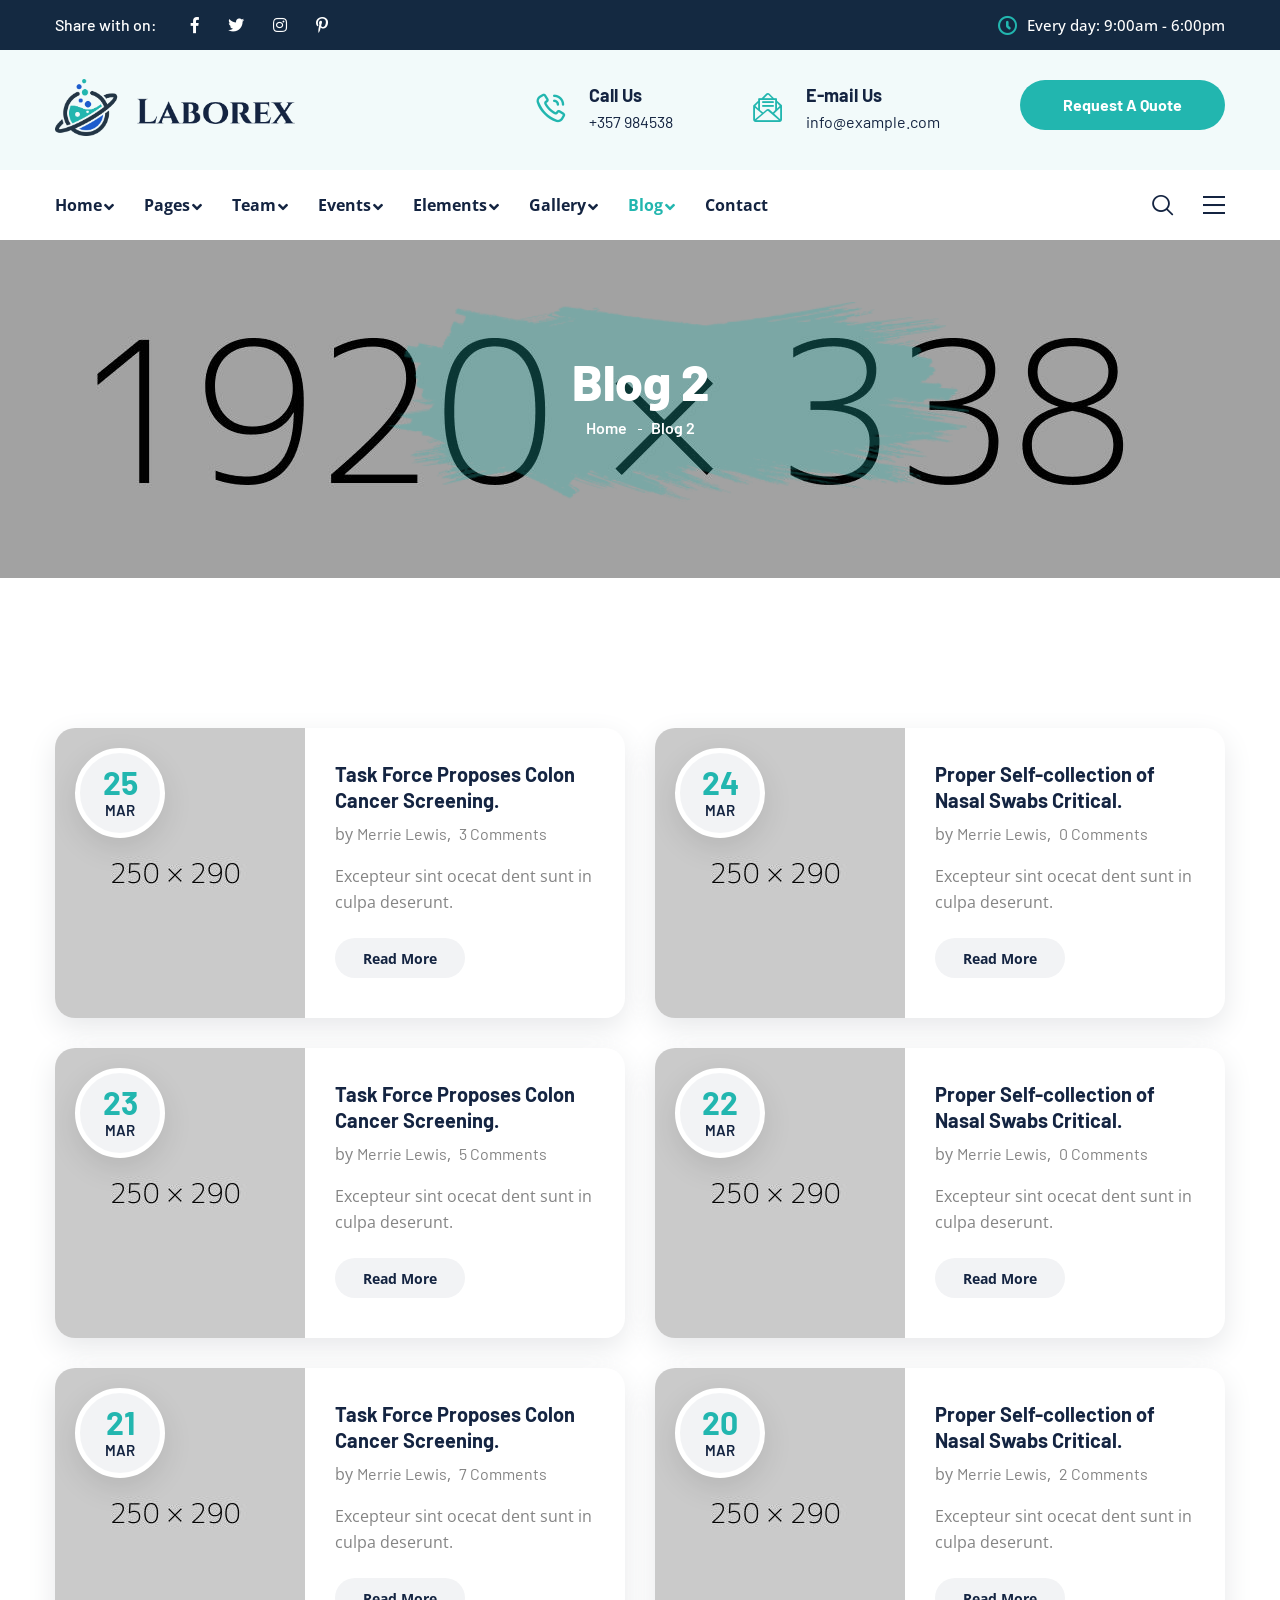
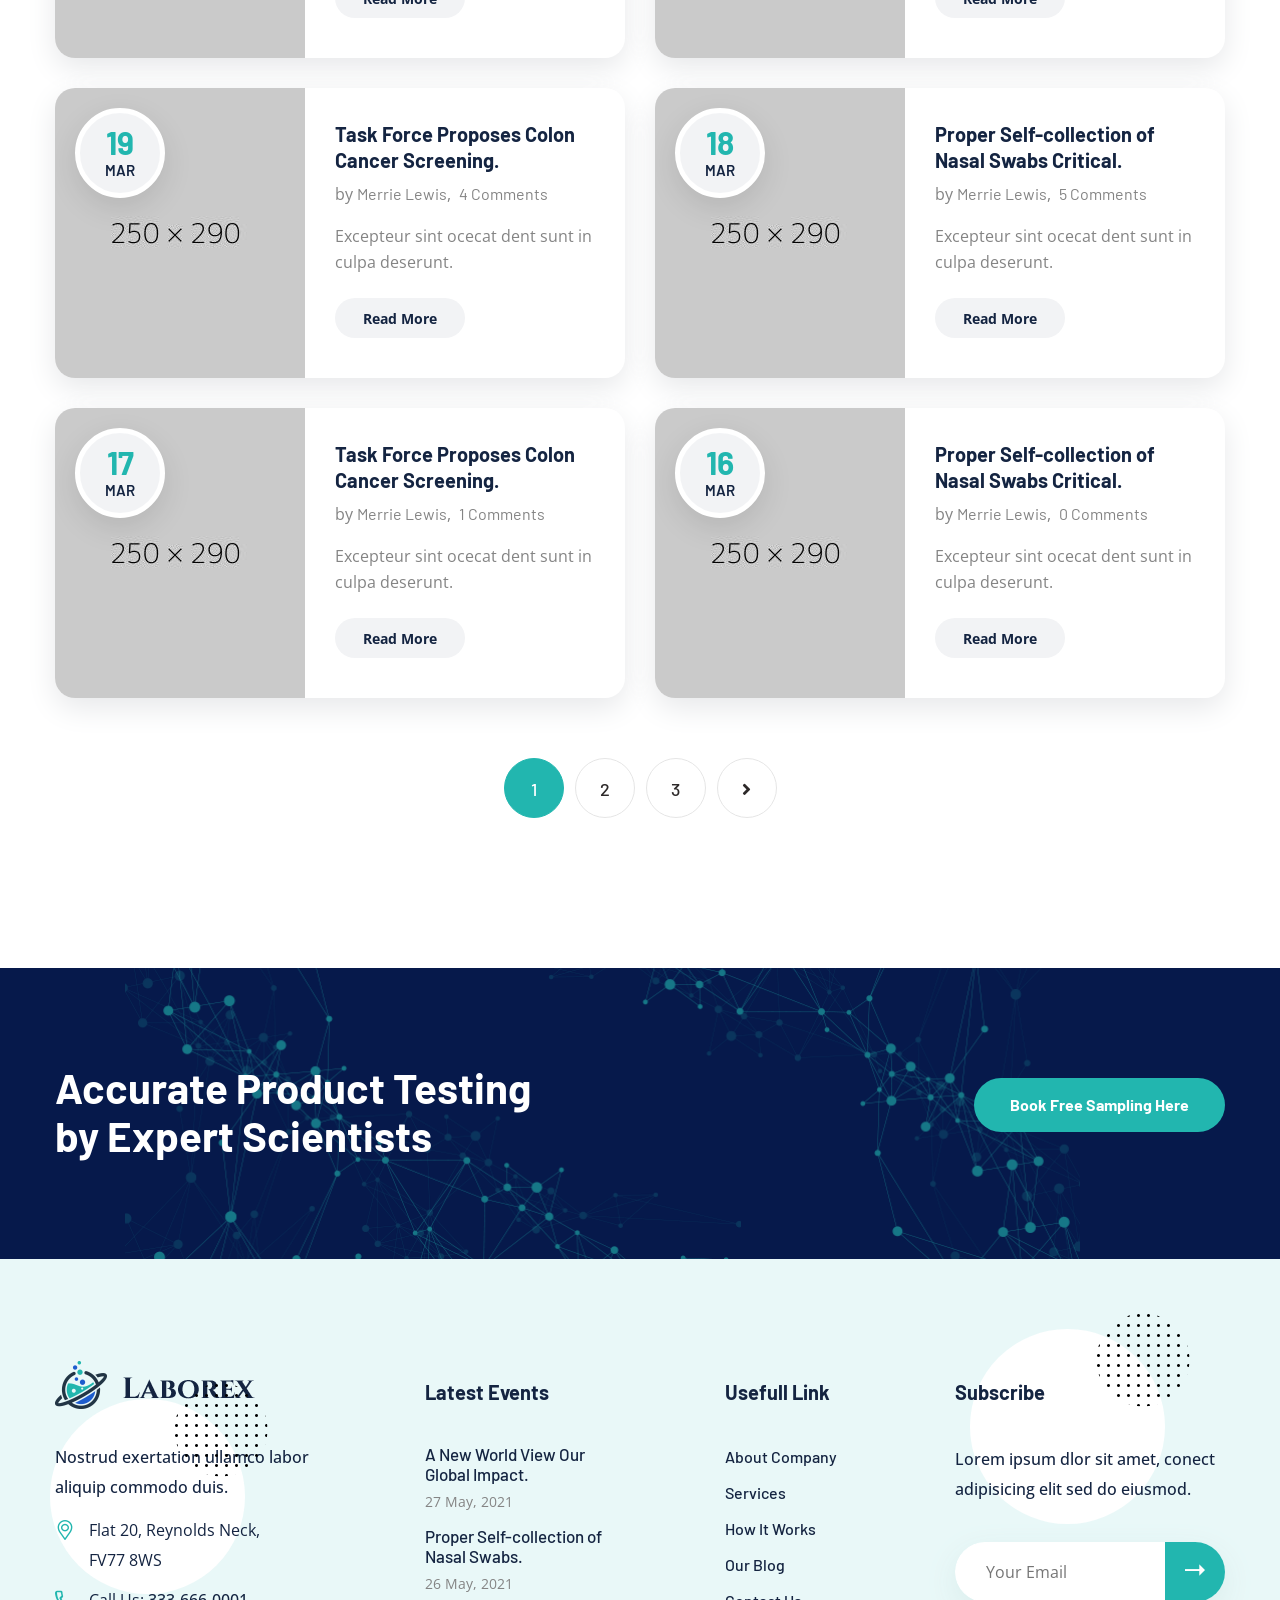
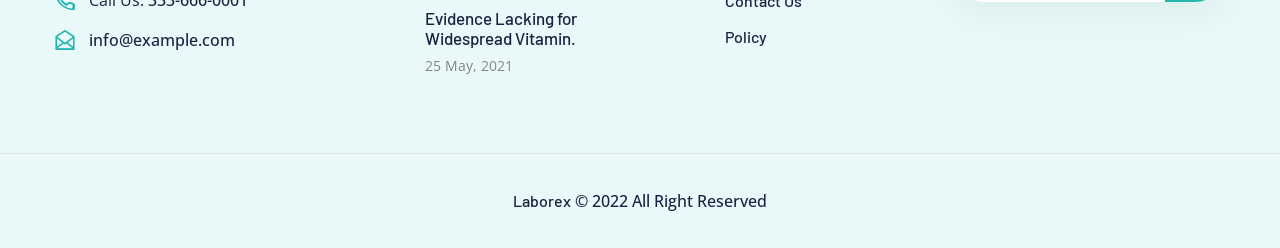
<file: Laborex Pack/Laborex/blog-2.html>
<!DOCTYPE html>
<html lang="en">
<head>
<meta charset="utf-8">
<meta http-equiv="X-UA-Compatible" content="IE=edge">
<meta name="viewport" content="width=device-width, initial-scale=1.0, maximum-scale=1.0, user-scalable=0">

<title>Laborex - HTML 5 Template Preview</title>

<!-- Fav Icon -->
<link rel="icon" href="assets/images/favicon.ico" type="image/x-icon">

<!-- Google Fonts -->
<link href="https://fonts.googleapis.com/css2?family=Barlow:ital,wght@0,300;0,400;0,500;0,600;0,700;0,800;0,900;1,300;1,400;1,500;1,600;1,700;1,800;1,900&display=swap" rel="stylesheet">
<link href="https://fonts.googleapis.com/css2?family=Open+Sans:ital,wght@0,300;0,400;0,600;0,700;0,800;1,300;1,400;1,600;1,700;1,800&display=swap" rel="stylesheet">

<!-- Stylesheets -->
<link href="assets/css/font-awesome-all.css" rel="stylesheet">
<link href="assets/css/flaticon.css" rel="stylesheet">
<link href="assets/css/owl.css" rel="stylesheet">
<link href="assets/css/bootstrap.css" rel="stylesheet">
<link href="assets/css/jquery.fancybox.min.css" rel="stylesheet">
<link href="assets/css/animate.css" rel="stylesheet">
<link href="assets/css/color.css" rel="stylesheet">
<link href="assets/css/style.css" rel="stylesheet">
<link href="assets/css/responsive.css" rel="stylesheet">

</head>


<!-- page wrapper -->
<body>

    <div class="boxed_wrapper">


        <!-- preloader -->
        <div class="loader-wrap">
            <div class="preloader">
                <div class="preloader-close">Preloader Close</div>
                <div id="handle-preloader" class="handle-preloader">
                    <div class="animation-preloader">
                        <div class="spinner"></div>
                        <div class="txt-loading">
                            <span data-text-preloader="l" class="letters-loading">
                                l
                            </span>
                            <span data-text-preloader="a" class="letters-loading">
                                a
                            </span>
                            <span data-text-preloader="b" class="letters-loading">
                                b
                            </span>
                            <span data-text-preloader="o" class="letters-loading">
                                o
                            </span>
                            <span data-text-preloader="r" class="letters-loading">
                                r
                            </span>
                            <span data-text-preloader="e" class="letters-loading">
                                e
                            </span>
                            <span data-text-preloader="x" class="letters-loading">
                                x
                            </span>
                        </div>
                    </div>  
                </div>
            </div>
        </div>
        <!-- preloader end -->


        <!-- search-popup -->
        <div id="search-popup" class="search-popup">
            <div class="close-search"><span>x</span></div>
            <div class="popup-inner">
                <div class="overlay-layer"></div>
                <div class="search-form">
                    <form method="post" action="index.html">
                        <div class="form-group">
                            <fieldset>
                                <input type="search" class="form-control" name="search-input" value="" placeholder="Search Here" required >
                                <input type="submit" value="Search Now!" class="theme-btn style-four">
                            </fieldset>
                        </div>
                    </form>
                    <h3>Recent Search Keywords</h3>
                    <ul class="recent-searches">
                        <li><a href="index.html">Finance</a></li>
                        <li><a href="index.html">Idea</a></li>
                        <li><a href="index.html">Service</a></li>
                        <li><a href="index.html">Growth</a></li>
                        <li><a href="index.html">Plan</a></li>
                    </ul>
                </div>
            </div>
        </div>
        <!-- search-popup end -->


        <!-- sidebar cart item -->
        <div class="xs-sidebar-group info-group info-sidebar">
            <div class="xs-overlay xs-bg-black"></div>
            <div class="xs-sidebar-widget">
                <div class="sidebar-widget-container">
                    <div class="widget-heading">
                        <a href="#" class="close-side-widget"><i class="fal fa-times"></i></a>
                    </div>
                    <div class="sidebar-textwidget">
                        <div class="sidebar-info-contents">
                            <div class="content-inner">
                                <div class="logo">
                                    <a href="index.html"><img src="assets/images/logo-2.png" alt="" /></a>
                                </div>
                                <div class="content-box">
                                    <h4>Book Now</h4>
                                    <form action="index-2.html" method="post" class="booking-form">
                                        <div class="form-group">
                                            <input type="text" name="name" placeholder="Name" required="">
                                        </div>
                                        <div class="form-group">
                                            <input type="email" name="email" placeholder="Email" required="">
                                        </div>
                                        <div class="form-group">
                                            <textarea name="message" placeholder="Text"></textarea>
                                        </div>
                                        <div class="form-group message-btn">
                                            <button type="submit" class="theme-btn-one">Send Now</button>
                                        </div>
                                    </form>
                                </div>
                                <div class="contact-info">
                                    <h4>Contact Info</h4>
                                    <ul>
                                        <li>Chicago 12, Melborne City, USA</li>
                                        <li><a href="tel:+8801682648101">+88 01682648101</a></li>
                                        <li><a href="mailto:info@example.com">info@example.com</a></li>
                                    </ul>
                                </div>
                                <ul class="social-box">
                                    <li class="facebook"><a href="index.html" class="fab fa-facebook-f"></a></li>
                                    <li class="twitter"><a href="index.html" class="fab fa-twitter"></a></li>
                                    <li class="linkedin"><a href="index.html" class="fab fa-linkedin-in"></a></li>
                                    <li class="instagram"><a href="index.html" class="fab fa-instagram"></a></li>
                                </ul>
                            </div>
                        </div>
                    </div>
                </div>
            </div>
        </div>
        <!-- END sidebar widget item -->


        <!-- main header -->
        <header class="main-header style-two">
            <!-- header-top -->
            <div class="header-top">
                <div class="auto-container">
                    <div class="top-inner clearfix">
                        <ul class="social-links pull-left clearfix">
                            <li><h6>Share with on:</h6></li>
                            <li><a href="index.html"><i class="fab fa-facebook-f"></i></a></li>
                            <li><a href="index.html"><i class="fab fa-twitter"></i></a></li>
                            <li><a href="index.html"><i class="fab fa-instagram"></i></a></li>
                            <li><a href="index.html"><i class="fab fa-pinterest-p"></i></a></li>
                        </ul>
                        <div class="text pull-right">
                            <p><i class="icon-22"></i>Every day: 9:00am - 6:00pm</p>
                        </div>
                    </div>
                </div>
            </div>
            <!-- header-upper -->
            <div class="header-upper-two">
                <div class="auto-container">
                    <div class="upper-inner clearfix">
                        <div class="logo-box pull-left">
                            <figure class="logo"><a href="index.html"><img src="assets/images/logo.png" alt=""></a></figure>
                        </div>
                        <ul class="info-box pull-right clearfix">
                            <li>
                                <i class="icon-28"></i>
                                <h5>Call Us</h5>
                                <p><a href="tel:357984538">+357 984538</a></p>
                            </li>
                            <li>
                                <i class="icon-29"></i>
                                <h5>E-mail Us</h5>
                                <p><a href="mailto:info@example.com">info@example.com</a></p>
                            </li>
                            <li class="btn-box"><a href="research.html" class="theme-btn-one">Request A Quote</a></li>
                        </ul>
                    </div>
                </div>
            </div>
            <!-- header-lower -->
            <div class="header-lower">
                <div class="auto-container">
                    <div class="outer-box clearfix">
                        <div class="menu-area pull-left clearfix">
                            <!--Mobile Navigation Toggler-->
                            <div class="mobile-nav-toggler">
                                <i class="icon-bar"></i>
                                <i class="icon-bar"></i>
                                <i class="icon-bar"></i>
                            </div>
                            <nav class="main-menu navbar-expand-md navbar-light">
                                <div class="collapse navbar-collapse show clearfix" id="navbarSupportedContent">
                                    <ul class="navigation clearfix">
                                        <li class="dropdown"><a href="index.html">Home</a>
                                            <ul>
                                                <li><a href="index.html">Home Page 01</a></li>
                                                <li><a href="index-2.html">Home Page 02</a></li>
                                                <li><a href="index-3.html">Home Page 03</a></li>
                                                <li><a href="index-4.html">Home Page 04</a></li>
                                                <li><a href="index-5.html">Home Page 05</a></li>
                                                <li><a href="index-onepage.html">OnePage Home</a></li>
                                                <li><a href="index-rtl.html">RTL Home</a></li>
                                                <li class="dropdown"><a href="index.html">Header Style</a>
                                                    <ul>
                                                        <li><a href="index.html">Header Style 01</a></li>
                                                        <li><a href="index-2.html">Header Style 02</a></li>
                                                        <li><a href="index-4.html">Header Style 03</a></li>
                                                    </ul>
                                                </li>
                                            </ul>
                                        </li>
                                        <li class="dropdown"><a href="index.html">Pages</a>
                                            <ul>
                                                <li><a href="about.html">About Us</a></li>
                                                <li><a href="research.html">Research</a></li>
                                                <li><a href="books.html">Our Books</a></li>
                                                <li><a href="journal-article.html">Journal Article</a></li>
                                                <li><a href="future-member.html">Future Member</a></li>
                                                <li><a href="testimonial.html">Testimonials</a></li>
                                                <li><a href="faq.html">Faq's</a></li>
                                                <li><a href="error.html">404</a></li>
                                            </ul>
                                        </li>
                                        <li class="dropdown"><a href="index.html">Team</a>
                                            <ul>
                                                <li><a href="team.html">Our Team</a></li>
                                                <li><a href="team-details.html">Team Details</a></li>
                                            </ul>
                                        </li> 
                                        <li class="dropdown"><a href="index.html">Events</a>
                                            <ul>
                                                <li><a href="events.html">Our Events</a></li>
                                                <li><a href="event-details.html">Event Details</a></li>
                                            </ul>
                                        </li> 
                                        <li class="dropdown"><a href="index.html">Elements</a>
                                            <div class="megamenu">
                                                <div class="row clearfix">
                                                    <div class="col-xl-4 column">
                                                        <ul>
                                                            <li><h4>Elements 1</h4></li>
                                                            <li><a href="about-element-1.html">About Block 01</a></li>
                                                            <li><a href="about-element-2.html">About Block 02</a></li>
                                                            <li><a href="about-element-3.html">About Block 03</a></li>
                                                            <li><a href="about-element-4.html">About Block 04</a></li>
                                                            <li><a href="about-element-5.html">About Block 05</a></li>
                                                            <li><a href="service-element-1.html">Service Block 01</a></li>
                                                            <li><a href="service-element-2.html">Service Block 02</a></li>
                                                            <li><a href="service-element-3.html">Service Block 03</a></li>
                                                        </ul>
                                                    </div>
                                                    <div class="col-xl-4 column">
                                                        <ul>
                                                            <li><h4>Elements 2</h4></li>
                                                            <li><a href="service-element-4.html">Service Block 04</a></li>
                                                            <li><a href="team-element-1.html">Team Block 01</a></li>
                                                            <li><a href="team-element-2.html">Team Block 02</a></li>
                                                            <li><a href="team-element-3.html">Team Block 03</a></li>
                                                            <li><a href="team-element-4.html">Team Block 04</a></li>
                                                            <li><a href="event-element-1.html">Event Block 01</a></li>
                                                            <li><a href="event-element-2.html">Event Block 02</a></li>
                                                            <li><a href="news-element-1.html">News Block 01</a></li>
                                                        </ul>
                                                    </div>
                                                    <div class="col-xl-4 column">
                                                        <ul>
                                                            <li><h4>Elements 3</h4></li>
                                                            <li><a href="news-element-2.html">News Block 02</a></li>
                                                            <li><a href="news-element-3.html">News Block 03</a></li>
                                                            <li><a href="news-element-4.html">News Block 04</a></li>
                                                            <li><a href="funfact-element-1.html">Funfact Block 01</a></li>
                                                            <li><a href="funfact-element-2.html">Funfact Block 02</a></li>
                                                            <li><a href="chooseus-element.html">Chooseus Block</a></li>
                                                            <li><a href="video-element.html">Video Block</a></li>
                                                            <li><a href="cta-element.html">Cta Block</a></li>
                                                        </ul>
                                                    </div>                                   
                                                </div>                                        
                                            </div>
                                        </li> 
                                        <li class="dropdown"><a href="index.html">Gallery</a>
                                            <ul>
                                                <li><a href="gallery.html">Gallery 01</a></li>
                                                <li><a href="gallery-2.html">Gallery 02</a></li>
                                            </ul>
                                        </li>
                                        <li class="current dropdown"><a href="index.html">Blog</a>
                                            <ul>
                                                <li><a href="blog.html">Blog 01</a></li>
                                                <li><a href="blog-2.html">Blog 02</a></li>
                                                <li><a href="blog-3.html">Blog 03</a></li>
                                                <li><a href="blog-details.html">Blog Details</a></li>
                                            </ul>
                                        </li>  
                                        <li><a href="contact.html">Contact</a></li>   
                                    </ul>
                                </div>
                            </nav>
                        </div>
                        <ul class="menu-right-content pull-right clearfix">
                            <li class="search-btn">
                                <button type="button" class="search-toggler"><i class="icon-1"></i></button>
                            </li>
                            <li class="nav-btn nav-toggler navSidebar-button clearfix">
                                <button><i class="icon-30"></i></button>
                            </li>
                        </ul>
                    </div>
                </div>
            </div>

            <!--sticky Header-->
            <div class="sticky-header">
                <div class="auto-container">
                    <div class="outer-box clearfix">
                        <div class="menu-area pull-left">
                            <nav class="main-menu clearfix">
                                <!--Keep This Empty / Menu will come through Javascript-->
                            </nav>
                        </div>
                        <ul class="menu-right-content pull-right clearfix">
                            <li class="search-btn">
                                <button type="button" class="search-toggler"><i class="icon-1"></i></button>
                            </li>
                            <li class="nav-btn nav-toggler navSidebar-button clearfix">
                                <button><i class="icon-30"></i></button>
                            </li>
                        </ul>
                    </div>
                </div>
            </div>
        </header>
        <!-- main-header end -->

        <!-- Mobile Menu  -->
        <div class="mobile-menu">
            <div class="menu-backdrop"></div>
            <div class="close-btn"><i class="fas fa-times"></i></div>
            
            <nav class="menu-box">
                <div class="nav-logo"><a href="index.html"><img src="assets/images/logo-2.png" alt="" title=""></a></div>
                <div class="menu-outer"><!--Here Menu Will Come Automatically Via Javascript / Same Menu as in Header--></div>
                <div class="contact-info">
                    <h4>Contact Info</h4>
                    <ul>
                        <li>Chicago 12, Melborne City, USA</li>
                        <li><a href="tel:+8801682648101">+88 01682648101</a></li>
                        <li><a href="mailto:info@example.com">info@example.com</a></li>
                    </ul>
                </div>
                <div class="social-links">
                    <ul class="clearfix">
                        <li><a href="index.html"><span class="fab fa-twitter"></span></a></li>
                        <li><a href="index.html"><span class="fab fa-facebook-square"></span></a></li>
                        <li><a href="index.html"><span class="fab fa-pinterest-p"></span></a></li>
                        <li><a href="index.html"><span class="fab fa-instagram"></span></a></li>
                        <li><a href="index.html"><span class="fab fa-youtube"></span></a></li>
                    </ul>
                </div>
            </nav>
        </div>
        <!-- End Mobile Menu -->


        <!-- Page Title -->
        <section class="page-title centred" style="background-image: url(assets/images/background/page-title.jpg);">
            <div class="auto-container">
                <div class="content-box">
                    <div class="shape" style="background-image: url(assets/images/shape/shape-63.png);"></div>
                    <div class="title">
                        <h1>Blog 2</h1>
                    </div>
                    <ul class="bread-crumb clearfix">
                        <li><a href="index.html">Home</a></li>
                        <li>Blog 2</li>
                    </ul>
                </div>
            </div>
        </section>
        <!-- End Page Title -->


        <!-- blog-page-section -->
        <section class="blog-page-section sec-pad-2">
            <div class="auto-container">
                <div class="row clearfix">
                    <div class="col-lg-6 col-md-6 col-sm-12 news-block">
                        <div class="news-block-two">
                            <div class="inner-box">
                                <figure class="image-box">
                                    <img src="assets/images/news/news-4.jpg" alt="">
                                    <a href="blog-details.html" class="link"><i class="fas fa-link"></i></a>
                                    <div class="post-date"><h3>25<span>MAR</span></h3></div>
                                </figure>
                                <div class="content-box">
                                    <h4><a href="blog-details.html">Task Force Proposes Colon Cancer Screening.</a></h4>
                                    <ul class="post-info clearfix">
                                        <li>by <a href="blog-details.html">Merrie Lewis</a>,</li>
                                        <li><a href="blog-details.html">3 Comments</a></li>
                                    </ul>
                                    <p>Excepteur sint ocecat dent sunt in culpa deserunt.</p>
                                    <div class="btn-box"><a href="blog-details.html" class="theme-btn-two">Read More</a></div>
                                </div>
                            </div>
                        </div>
                    </div>
                    <div class="col-lg-6 col-md-6 col-sm-12 news-block">
                        <div class="news-block-two">
                            <div class="inner-box">
                                <figure class="image-box">
                                    <img src="assets/images/news/news-5.jpg" alt="">
                                    <a href="blog-details.html" class="link"><i class="fas fa-link"></i></a>
                                    <div class="post-date"><h3>24<span>MAR</span></h3></div>
                                </figure>
                                <div class="content-box">
                                    <h4><a href="blog-details.html">Proper Self-collection of Nasal Swabs Critical.</a></h4>
                                    <ul class="post-info clearfix">
                                        <li>by <a href="blog-details.html">Merrie Lewis</a>,</li>
                                        <li><a href="blog-details.html">0 Comments</a></li>
                                    </ul>
                                    <p>Excepteur sint ocecat dent sunt in culpa deserunt.</p>
                                    <div class="btn-box"><a href="blog-details.html" class="theme-btn-two">Read More</a></div>
                                </div>
                            </div>
                        </div>
                    </div>
                    <div class="col-lg-6 col-md-6 col-sm-12 news-block">
                        <div class="news-block-two">
                            <div class="inner-box">
                                <figure class="image-box">
                                    <img src="assets/images/news/news-13.jpg" alt="">
                                    <a href="blog-details.html" class="link"><i class="fas fa-link"></i></a>
                                    <div class="post-date"><h3>23<span>MAR</span></h3></div>
                                </figure>
                                <div class="content-box">
                                    <h4><a href="blog-details.html">Task Force Proposes Colon Cancer Screening.</a></h4>
                                    <ul class="post-info clearfix">
                                        <li>by <a href="blog-details.html">Merrie Lewis</a>,</li>
                                        <li><a href="blog-details.html">5 Comments</a></li>
                                    </ul>
                                    <p>Excepteur sint ocecat dent sunt in culpa deserunt.</p>
                                    <div class="btn-box"><a href="blog-details.html" class="theme-btn-two">Read More</a></div>
                                </div>
                            </div>
                        </div>
                    </div>
                    <div class="col-lg-6 col-md-6 col-sm-12 news-block">
                        <div class="news-block-two">
                            <div class="inner-box">
                                <figure class="image-box">
                                    <img src="assets/images/news/news-14.jpg" alt="">
                                    <a href="blog-details.html" class="link"><i class="fas fa-link"></i></a>
                                    <div class="post-date"><h3>22<span>MAR</span></h3></div>
                                </figure>
                                <div class="content-box">
                                    <h4><a href="blog-details.html">Proper Self-collection of Nasal Swabs Critical.</a></h4>
                                    <ul class="post-info clearfix">
                                        <li>by <a href="blog-details.html">Merrie Lewis</a>,</li>
                                        <li><a href="blog-details.html">0 Comments</a></li>
                                    </ul>
                                    <p>Excepteur sint ocecat dent sunt in culpa deserunt.</p>
                                    <div class="btn-box"><a href="blog-details.html" class="theme-btn-two">Read More</a></div>
                                </div>
                            </div>
                        </div>
                    </div>
                    <div class="col-lg-6 col-md-6 col-sm-12 news-block">
                        <div class="news-block-two">
                            <div class="inner-box">
                                <figure class="image-box">
                                    <img src="assets/images/news/news-15.jpg" alt="">
                                    <a href="blog-details.html" class="link"><i class="fas fa-link"></i></a>
                                    <div class="post-date"><h3>21<span>MAR</span></h3></div>
                                </figure>
                                <div class="content-box">
                                    <h4><a href="blog-details.html">Task Force Proposes Colon Cancer Screening.</a></h4>
                                    <ul class="post-info clearfix">
                                        <li>by <a href="blog-details.html">Merrie Lewis</a>,</li>
                                        <li><a href="blog-details.html">7 Comments</a></li>
                                    </ul>
                                    <p>Excepteur sint ocecat dent sunt in culpa deserunt.</p>
                                    <div class="btn-box"><a href="blog-details.html" class="theme-btn-two">Read More</a></div>
                                </div>
                            </div>
                        </div>
                    </div>
                    <div class="col-lg-6 col-md-6 col-sm-12 news-block">
                        <div class="news-block-two">
                            <div class="inner-box">
                                <figure class="image-box">
                                    <img src="assets/images/news/news-16.jpg" alt="">
                                    <a href="blog-details.html" class="link"><i class="fas fa-link"></i></a>
                                    <div class="post-date"><h3>20<span>MAR</span></h3></div>
                                </figure>
                                <div class="content-box">
                                    <h4><a href="blog-details.html">Proper Self-collection of Nasal Swabs Critical.</a></h4>
                                    <ul class="post-info clearfix">
                                        <li>by <a href="blog-details.html">Merrie Lewis</a>,</li>
                                        <li><a href="blog-details.html">2 Comments</a></li>
                                    </ul>
                                    <p>Excepteur sint ocecat dent sunt in culpa deserunt.</p>
                                    <div class="btn-box"><a href="blog-details.html" class="theme-btn-two">Read More</a></div>
                                </div>
                            </div>
                        </div>
                    </div>
                    <div class="col-lg-6 col-md-6 col-sm-12 news-block">
                        <div class="news-block-two">
                            <div class="inner-box">
                                <figure class="image-box">
                                    <img src="assets/images/news/news-17.jpg" alt="">
                                    <a href="blog-details.html" class="link"><i class="fas fa-link"></i></a>
                                    <div class="post-date"><h3>19<span>MAR</span></h3></div>
                                </figure>
                                <div class="content-box">
                                    <h4><a href="blog-details.html">Task Force Proposes Colon Cancer Screening.</a></h4>
                                    <ul class="post-info clearfix">
                                        <li>by <a href="blog-details.html">Merrie Lewis</a>,</li>
                                        <li><a href="blog-details.html">4 Comments</a></li>
                                    </ul>
                                    <p>Excepteur sint ocecat dent sunt in culpa deserunt.</p>
                                    <div class="btn-box"><a href="blog-details.html" class="theme-btn-two">Read More</a></div>
                                </div>
                            </div>
                        </div>
                    </div>
                    <div class="col-lg-6 col-md-6 col-sm-12 news-block">
                        <div class="news-block-two">
                            <div class="inner-box">
                                <figure class="image-box">
                                    <img src="assets/images/news/news-18.jpg" alt="">
                                    <a href="blog-details.html" class="link"><i class="fas fa-link"></i></a>
                                    <div class="post-date"><h3>18<span>MAR</span></h3></div>
                                </figure>
                                <div class="content-box">
                                    <h4><a href="blog-details.html">Proper Self-collection of Nasal Swabs Critical.</a></h4>
                                    <ul class="post-info clearfix">
                                        <li>by <a href="blog-details.html">Merrie Lewis</a>,</li>
                                        <li><a href="blog-details.html">5 Comments</a></li>
                                    </ul>
                                    <p>Excepteur sint ocecat dent sunt in culpa deserunt.</p>
                                    <div class="btn-box"><a href="blog-details.html" class="theme-btn-two">Read More</a></div>
                                </div>
                            </div>
                        </div>
                    </div>
                    <div class="col-lg-6 col-md-6 col-sm-12 news-block">
                        <div class="news-block-two">
                            <div class="inner-box">
                                <figure class="image-box">
                                    <img src="assets/images/news/news-19.jpg" alt="">
                                    <a href="blog-details.html" class="link"><i class="fas fa-link"></i></a>
                                    <div class="post-date"><h3>17<span>MAR</span></h3></div>
                                </figure>
                                <div class="content-box">
                                    <h4><a href="blog-details.html">Task Force Proposes Colon Cancer Screening.</a></h4>
                                    <ul class="post-info clearfix">
                                        <li>by <a href="blog-details.html">Merrie Lewis</a>,</li>
                                        <li><a href="blog-details.html">1 Comments</a></li>
                                    </ul>
                                    <p>Excepteur sint ocecat dent sunt in culpa deserunt.</p>
                                    <div class="btn-box"><a href="blog-details.html" class="theme-btn-two">Read More</a></div>
                                </div>
                            </div>
                        </div>
                    </div>
                    <div class="col-lg-6 col-md-6 col-sm-12 news-block">
                        <div class="news-block-two">
                            <div class="inner-box">
                                <figure class="image-box">
                                    <img src="assets/images/news/news-20.jpg" alt="">
                                    <a href="blog-details.html" class="link"><i class="fas fa-link"></i></a>
                                    <div class="post-date"><h3>16<span>MAR</span></h3></div>
                                </figure>
                                <div class="content-box">
                                    <h4><a href="blog-details.html">Proper Self-collection of Nasal Swabs Critical.</a></h4>
                                    <ul class="post-info clearfix">
                                        <li>by <a href="blog-details.html">Merrie Lewis</a>,</li>
                                        <li><a href="blog-details.html">0 Comments</a></li>
                                    </ul>
                                    <p>Excepteur sint ocecat dent sunt in culpa deserunt.</p>
                                    <div class="btn-box"><a href="blog-details.html" class="theme-btn-two">Read More</a></div>
                                </div>
                            </div>
                        </div>
                    </div>
                </div>
                <div class="pagination-wrapper centred">
                    <ul class="pagination clearfix">
                        <li><a href="blog-2.html" class="current">1</a></li>
                        <li><a href="blog-2.html">2</a></li>
                        <li><a href="blog-2.html">3</a></li>
                        <li><a href="blog-2.html"><i class="fas fa-angle-right"></i></a></li>
                    </ul>
                </div>
            </div>
        </section>
        <!-- blog-page-section end -->


        <!-- cta-style-two -->
        <section class="cta-style-two bg-color-4">
            <div class="pattern-layer">
                <div class="pattern-1" style="background-image: url(assets/images/shape/shape-61.png);"></div>
                <div class="pattern-2" style="background-image: url(assets/images/shape/shape-62.png);"></div>
            </div>
            <div class="auto-container">
                <div class="inner-box clearfix">
                    <div class="text pull-left">
                        <h2>Accurate Product Testing <br />by Expert Scientists</h2>
                    </div>
                    <div class="btn-box pull-right">
                        <a href="index-4.html" class="theme-btn-one">Book Free Sampling Here</a>
                    </div>
                </div>
            </div>
        </section>
        <!-- cta-style-two end -->


        <!-- main-footer -->
        <footer class="main-footer bg-color-1">
            <div class="footer-top">
                <div class="shape">
                    <div class="shape-1 rotate-me" style="background-image: url(assets/images/shape/shape-14.png);"></div>
                    <div class="shape-2 rotate-me" style="background-image: url(assets/images/shape/shape-14.png);"></div>
                    <div class="shape-3"></div>
                    <div class="shape-4"></div>
                </div>
                <div class="auto-container">
                    <div class="row clearfix">
                        <div class="col-lg-3 col-md-6 col-sm-12 footer-column">
                            <div class="footer-widget logo-widget">
                                <div class="footer-logo">
                                    <figure class="logo"><a href="index.html"><img src="assets/images/footer-logo.png" alt=""></a></figure>
                                </div>
                                <div class="text">
                                    <p>Nostrud exertation ullamco labor aliquip commodo duis.</p>
                                    <ul class="info clearfix">
                                        <li><i class="icon-26"></i>Flat 20, Reynolds Neck, <br />FV77 8WS</li>
                                        <li><i class="icon-24"></i>Call Us: <a href="tel:3336660001">333-666-0001</a></li>
                                        <li><i class="icon-25"></i><a href="mailto:info@example.com">info@example.com</a></li>
                                    </ul>
                                </div>
                            </div>
                        </div>
                        <div class="col-lg-3 col-md-6 col-sm-12 footer-column">
                            <div class="footer-widget post-widget ml-70">
                                <div class="widget-title">
                                    <h4>Latest Events</h4>
                                </div>
                                <div class="post-inner">
                                    <div class="post">
                                        <h5><a href="blog-details.html">A New World View Our Global Impact.</a></h5>
                                        <span class="post-date">27 May, 2021</span>
                                    </div>
                                    <div class="post">
                                        <h5><a href="blog-details.html">Proper Self-collection of Nasal Swabs.</a></h5>
                                        <span class="post-date">26 May, 2021</span>
                                    </div>
                                    <div class="post">
                                        <h5><a href="blog-details.html">Evidence Lacking for Widespread Vitamin.</a></h5>
                                        <span class="post-date">25 May, 2021</span>
                                    </div>
                                </div>
                            </div>
                        </div>
                        <div class="col-lg-3 col-md-6 col-sm-12 footer-column">
                            <div class="footer-widget links-widget ml-70">
                                <div class="widget-title">
                                    <h4>Usefull Link</h4>
                                </div>
                                <div class="widget-content">
                                    <ul class="links-list clearfix">
                                        <li><a href="index.html">About Company</a></li>
                                        <li><a href="index.html">Services</a></li>
                                        <li><a href="index.html">How It Works</a></li>
                                        <li><a href="index.html">Our Blog</a></li>
                                        <li><a href="index.html">Contact Us</a></li>
                                        <li><a href="index.html">Policy</a></li>
                                    </ul>
                                </div>
                            </div>
                        </div>
                        <div class="col-lg-3 col-md-6 col-sm-12 footer-column">
                            <div class="footer-widget subscribe-widget">
                                <div class="widget-title">
                                    <h4>Subscribe</h4>
                                </div>
                                <div class="widget-content">
                                    <p>Lorem ipsum dlor sit amet, conect adipisicing elit sed do eiusmod.</p>
                                    <form action="contact.html" method="post" class="subscribe-form">
                                        <div class="form-group">
                                            <input type="email" name="email" placeholder="Your Email" required="">
                                            <button type="submit"><i class="icon-27"></i></button>
                                        </div>
                                    </form>
                                </div>
                            </div>
                        </div>
                    </div>
                </div>
            </div>
            <div class="footer-bottom centred">
                <div class="auto-container">
                    <div class="copyright">
                        <p><a href="index.html">Laborex</a> &copy; 2022 All Right Reserved</p>
                    </div>
                </div>
            </div>
        </footer>
        <!-- main-footer end -->



        <!--Scroll to top-->
        <button class="scroll-top scroll-to-target" data-target="html">
            <span class="fal fa-angle-up"></span>
        </button>
    </div>


    <!-- jequery plugins -->
    <script src="assets/js/jquery.js"></script>
    <script src="assets/js/popper.min.js"></script>
    <script src="assets/js/bootstrap.min.js"></script>
    <script src="assets/js/owl.js"></script>
    <script src="assets/js/wow.js"></script>
    <script src="assets/js/validation.js"></script>
    <script src="assets/js/jquery.fancybox.js"></script>
    <script src="assets/js/appear.js"></script>
    <script src="assets/js/isotope.js"></script>
    <script src="assets/js/jquery.nice-select.min.js"></script>
    <script src="assets/js/nav-tool.js"></script>
    <script src="assets/js/jquery.paroller.min.js"></script>

    <!-- main-js -->
    <script src="assets/js/script.js"></script>

</body><!-- End of .page_wrapper -->
</html>
</file>
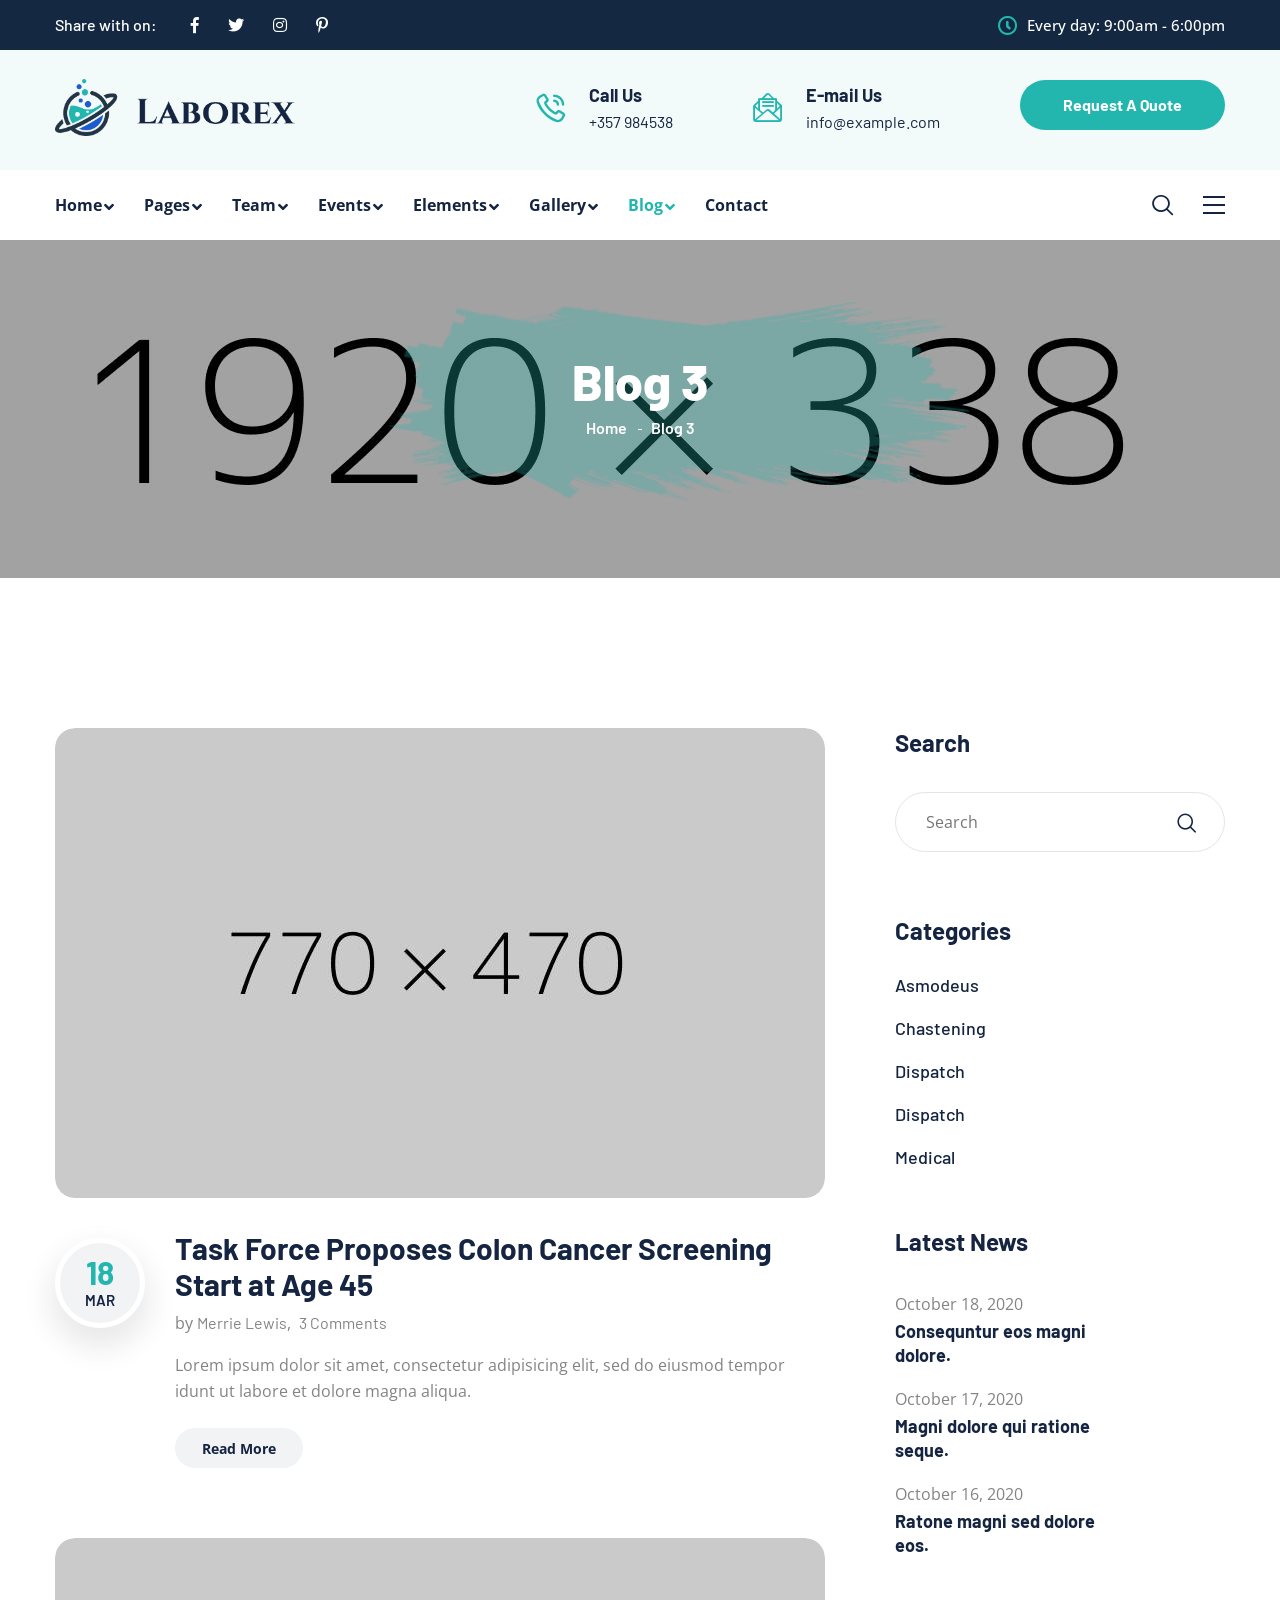
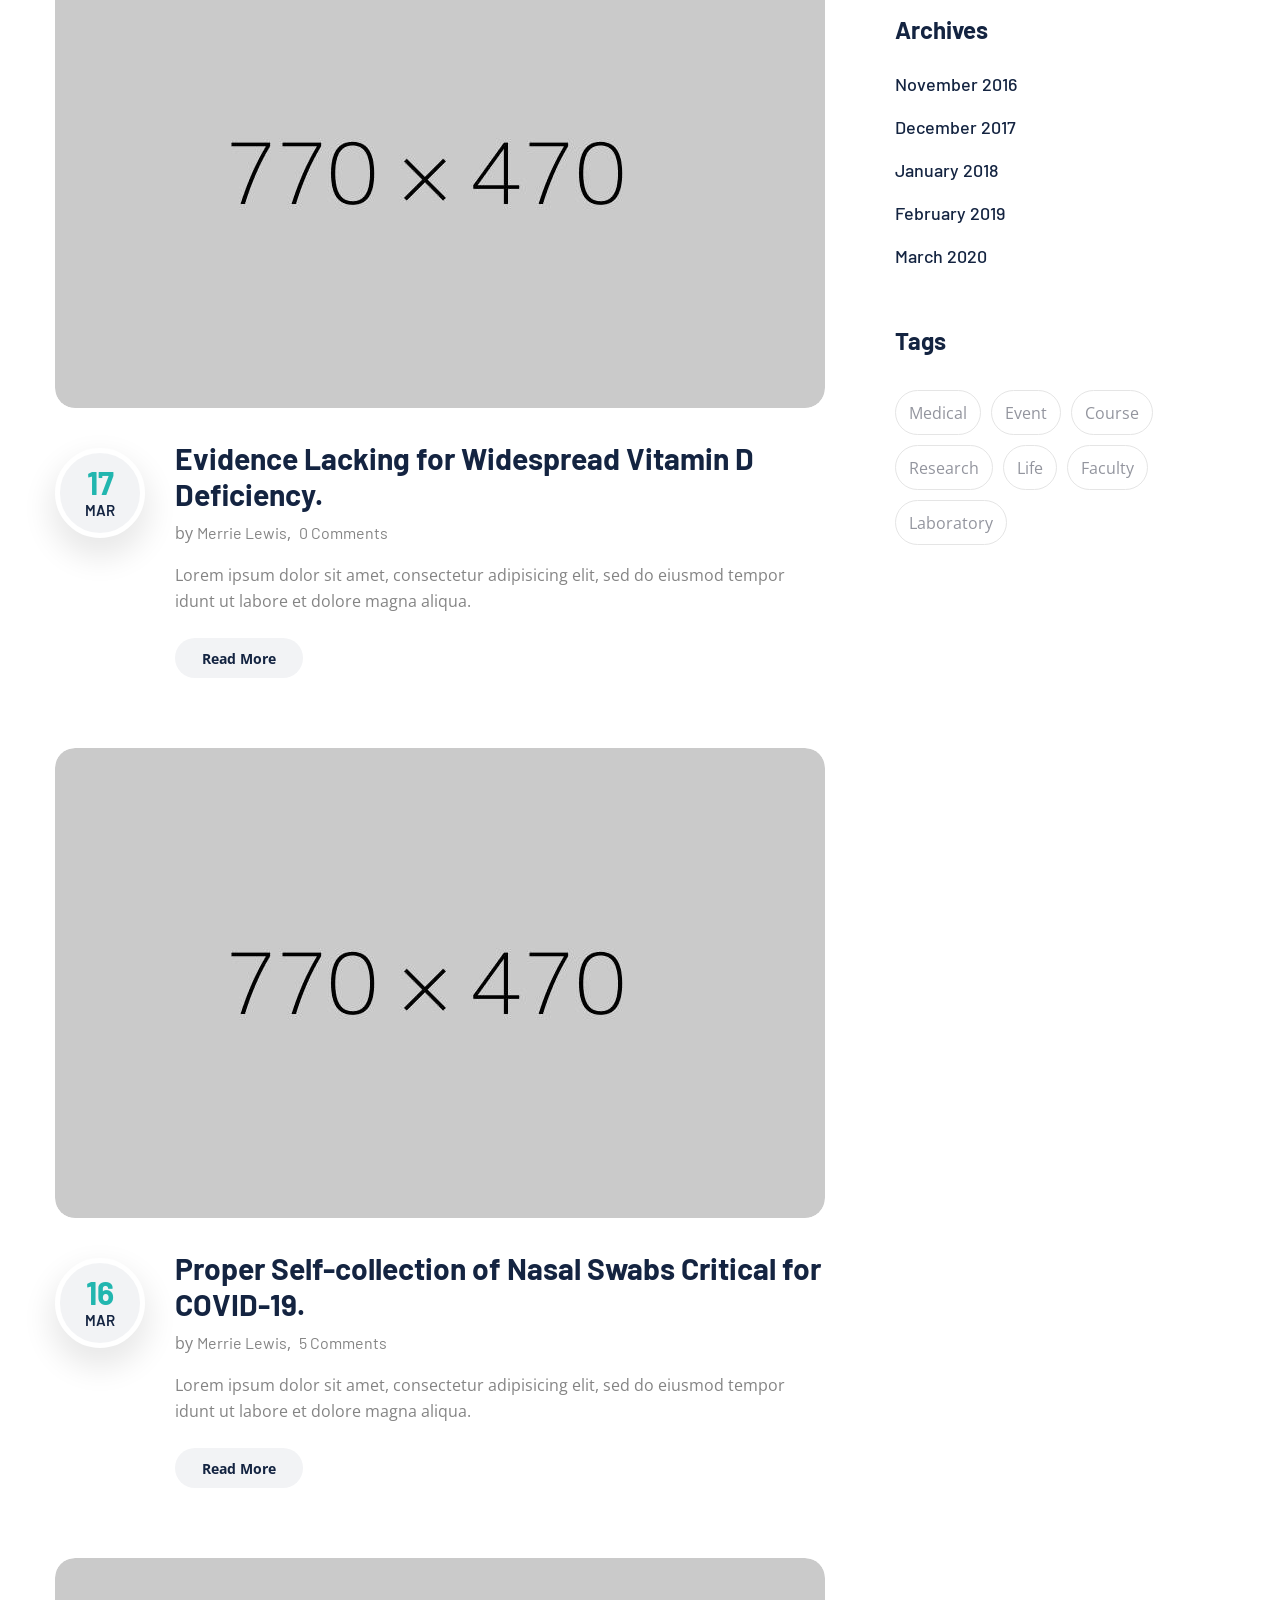
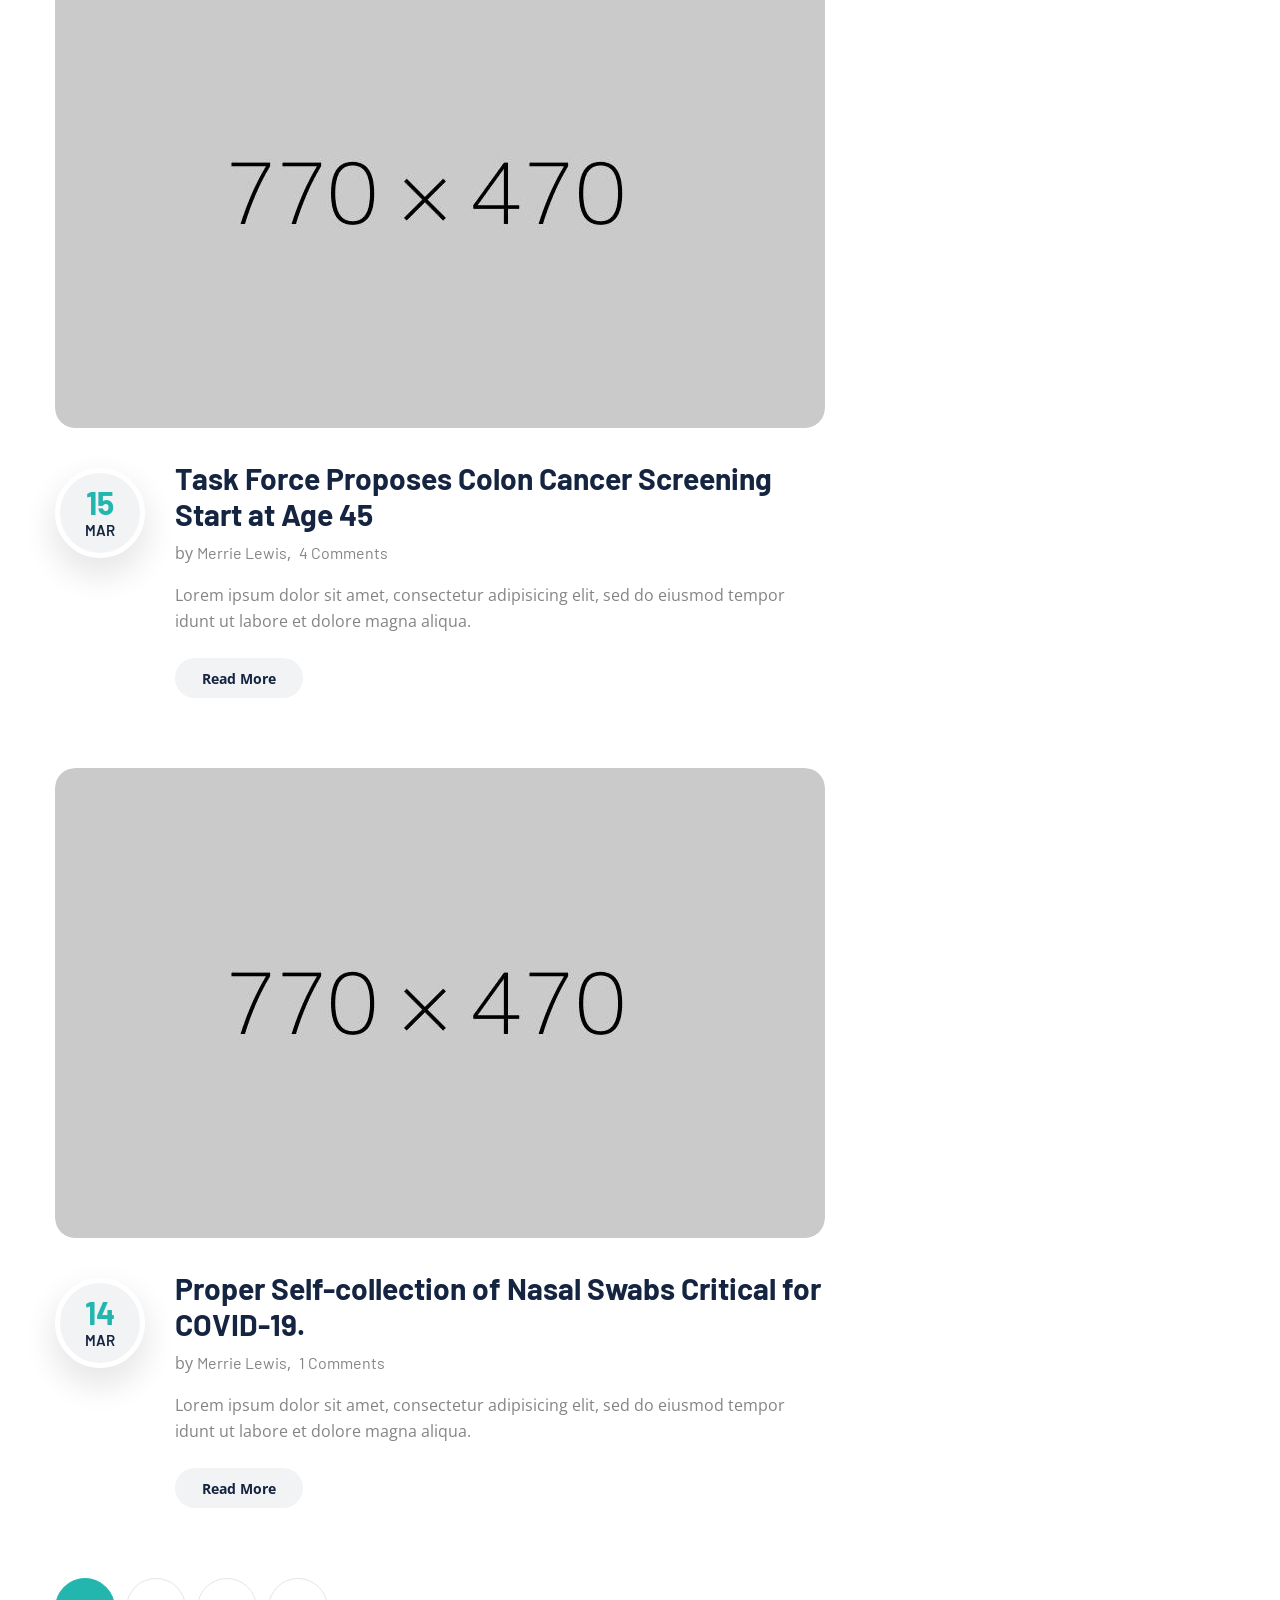
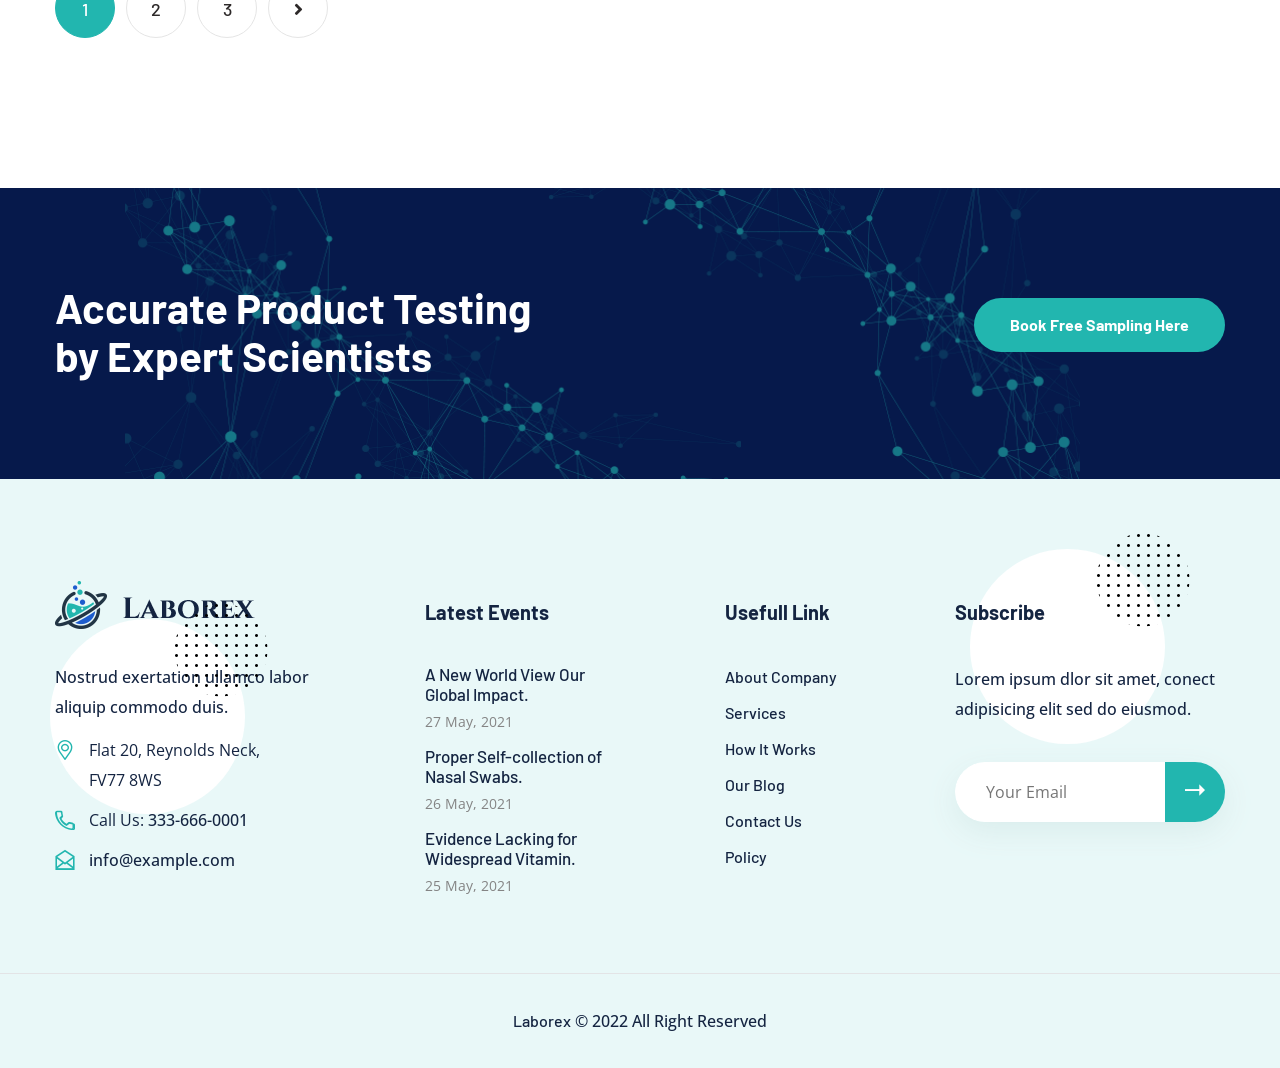
<file: Laborex Pack/Laborex/blog-3.html>
<!DOCTYPE html>
<html lang="en">
<head>
<meta charset="utf-8">
<meta http-equiv="X-UA-Compatible" content="IE=edge">
<meta name="viewport" content="width=device-width, initial-scale=1.0, maximum-scale=1.0, user-scalable=0">

<title>Laborex - HTML 5 Template Preview</title>

<!-- Fav Icon -->
<link rel="icon" href="assets/images/favicon.ico" type="image/x-icon">

<!-- Google Fonts -->
<link href="https://fonts.googleapis.com/css2?family=Barlow:ital,wght@0,300;0,400;0,500;0,600;0,700;0,800;0,900;1,300;1,400;1,500;1,600;1,700;1,800;1,900&display=swap" rel="stylesheet">
<link href="https://fonts.googleapis.com/css2?family=Open+Sans:ital,wght@0,300;0,400;0,600;0,700;0,800;1,300;1,400;1,600;1,700;1,800&display=swap" rel="stylesheet">

<!-- Stylesheets -->
<link href="assets/css/font-awesome-all.css" rel="stylesheet">
<link href="assets/css/flaticon.css" rel="stylesheet">
<link href="assets/css/owl.css" rel="stylesheet">
<link href="assets/css/bootstrap.css" rel="stylesheet">
<link href="assets/css/jquery.fancybox.min.css" rel="stylesheet">
<link href="assets/css/animate.css" rel="stylesheet">
<link href="assets/css/color.css" rel="stylesheet">
<link href="assets/css/style.css" rel="stylesheet">
<link href="assets/css/responsive.css" rel="stylesheet">

</head>


<!-- page wrapper -->
<body>

    <div class="boxed_wrapper">


        <!-- preloader -->
        <div class="loader-wrap">
            <div class="preloader">
                <div class="preloader-close">Preloader Close</div>
                <div id="handle-preloader" class="handle-preloader">
                    <div class="animation-preloader">
                        <div class="spinner"></div>
                        <div class="txt-loading">
                            <span data-text-preloader="l" class="letters-loading">
                                l
                            </span>
                            <span data-text-preloader="a" class="letters-loading">
                                a
                            </span>
                            <span data-text-preloader="b" class="letters-loading">
                                b
                            </span>
                            <span data-text-preloader="o" class="letters-loading">
                                o
                            </span>
                            <span data-text-preloader="r" class="letters-loading">
                                r
                            </span>
                            <span data-text-preloader="e" class="letters-loading">
                                e
                            </span>
                            <span data-text-preloader="x" class="letters-loading">
                                x
                            </span>
                        </div>
                    </div>  
                </div>
            </div>
        </div>
        <!-- preloader end -->


        <!-- search-popup -->
        <div id="search-popup" class="search-popup">
            <div class="close-search"><span>x</span></div>
            <div class="popup-inner">
                <div class="overlay-layer"></div>
                <div class="search-form">
                    <form method="post" action="index.html">
                        <div class="form-group">
                            <fieldset>
                                <input type="search" class="form-control" name="search-input" value="" placeholder="Search Here" required >
                                <input type="submit" value="Search Now!" class="theme-btn style-four">
                            </fieldset>
                        </div>
                    </form>
                    <h3>Recent Search Keywords</h3>
                    <ul class="recent-searches">
                        <li><a href="index.html">Finance</a></li>
                        <li><a href="index.html">Idea</a></li>
                        <li><a href="index.html">Service</a></li>
                        <li><a href="index.html">Growth</a></li>
                        <li><a href="index.html">Plan</a></li>
                    </ul>
                </div>
            </div>
        </div>
        <!-- search-popup end -->


        <!-- sidebar cart item -->
        <div class="xs-sidebar-group info-group info-sidebar">
            <div class="xs-overlay xs-bg-black"></div>
            <div class="xs-sidebar-widget">
                <div class="sidebar-widget-container">
                    <div class="widget-heading">
                        <a href="#" class="close-side-widget"><i class="fal fa-times"></i></a>
                    </div>
                    <div class="sidebar-textwidget">
                        <div class="sidebar-info-contents">
                            <div class="content-inner">
                                <div class="logo">
                                    <a href="index.html"><img src="assets/images/logo-2.png" alt="" /></a>
                                </div>
                                <div class="content-box">
                                    <h4>Book Now</h4>
                                    <form action="index-2.html" method="post" class="booking-form">
                                        <div class="form-group">
                                            <input type="text" name="name" placeholder="Name" required="">
                                        </div>
                                        <div class="form-group">
                                            <input type="email" name="email" placeholder="Email" required="">
                                        </div>
                                        <div class="form-group">
                                            <textarea name="message" placeholder="Text"></textarea>
                                        </div>
                                        <div class="form-group message-btn">
                                            <button type="submit" class="theme-btn-one">Send Now</button>
                                        </div>
                                    </form>
                                </div>
                                <div class="contact-info">
                                    <h4>Contact Info</h4>
                                    <ul>
                                        <li>Chicago 12, Melborne City, USA</li>
                                        <li><a href="tel:+8801682648101">+88 01682648101</a></li>
                                        <li><a href="mailto:info@example.com">info@example.com</a></li>
                                    </ul>
                                </div>
                                <ul class="social-box">
                                    <li class="facebook"><a href="index.html" class="fab fa-facebook-f"></a></li>
                                    <li class="twitter"><a href="index.html" class="fab fa-twitter"></a></li>
                                    <li class="linkedin"><a href="index.html" class="fab fa-linkedin-in"></a></li>
                                    <li class="instagram"><a href="index.html" class="fab fa-instagram"></a></li>
                                </ul>
                            </div>
                        </div>
                    </div>
                </div>
            </div>
        </div>
        <!-- END sidebar widget item -->


        <!-- main header -->
        <header class="main-header style-two">
            <!-- header-top -->
            <div class="header-top">
                <div class="auto-container">
                    <div class="top-inner clearfix">
                        <ul class="social-links pull-left clearfix">
                            <li><h6>Share with on:</h6></li>
                            <li><a href="index.html"><i class="fab fa-facebook-f"></i></a></li>
                            <li><a href="index.html"><i class="fab fa-twitter"></i></a></li>
                            <li><a href="index.html"><i class="fab fa-instagram"></i></a></li>
                            <li><a href="index.html"><i class="fab fa-pinterest-p"></i></a></li>
                        </ul>
                        <div class="text pull-right">
                            <p><i class="icon-22"></i>Every day: 9:00am - 6:00pm</p>
                        </div>
                    </div>
                </div>
            </div>
            <!-- header-upper -->
            <div class="header-upper-two">
                <div class="auto-container">
                    <div class="upper-inner clearfix">
                        <div class="logo-box pull-left">
                            <figure class="logo"><a href="index.html"><img src="assets/images/logo.png" alt=""></a></figure>
                        </div>
                        <ul class="info-box pull-right clearfix">
                            <li>
                                <i class="icon-28"></i>
                                <h5>Call Us</h5>
                                <p><a href="tel:357984538">+357 984538</a></p>
                            </li>
                            <li>
                                <i class="icon-29"></i>
                                <h5>E-mail Us</h5>
                                <p><a href="mailto:info@example.com">info@example.com</a></p>
                            </li>
                            <li class="btn-box"><a href="research.html" class="theme-btn-one">Request A Quote</a></li>
                        </ul>
                    </div>
                </div>
            </div>
            <!-- header-lower -->
            <div class="header-lower">
                <div class="auto-container">
                    <div class="outer-box clearfix">
                        <div class="menu-area pull-left clearfix">
                            <!--Mobile Navigation Toggler-->
                            <div class="mobile-nav-toggler">
                                <i class="icon-bar"></i>
                                <i class="icon-bar"></i>
                                <i class="icon-bar"></i>
                            </div>
                            <nav class="main-menu navbar-expand-md navbar-light">
                                <div class="collapse navbar-collapse show clearfix" id="navbarSupportedContent">
                                    <ul class="navigation clearfix">
                                        <li class="dropdown"><a href="index.html">Home</a>
                                            <ul>
                                                <li><a href="index.html">Home Page 01</a></li>
                                                <li><a href="index-2.html">Home Page 02</a></li>
                                                <li><a href="index-3.html">Home Page 03</a></li>
                                                <li><a href="index-4.html">Home Page 04</a></li>
                                                <li><a href="index-5.html">Home Page 05</a></li>
                                                <li><a href="index-onepage.html">OnePage Home</a></li>
                                                <li><a href="index-rtl.html">RTL Home</a></li>
                                                <li class="dropdown"><a href="index.html">Header Style</a>
                                                    <ul>
                                                        <li><a href="index.html">Header Style 01</a></li>
                                                        <li><a href="index-2.html">Header Style 02</a></li>
                                                        <li><a href="index-4.html">Header Style 03</a></li>
                                                    </ul>
                                                </li>
                                            </ul>
                                        </li>
                                        <li class="dropdown"><a href="index.html">Pages</a>
                                            <ul>
                                                <li><a href="about.html">About Us</a></li>
                                                <li><a href="research.html">Research</a></li>
                                                <li><a href="books.html">Our Books</a></li>
                                                <li><a href="journal-article.html">Journal Article</a></li>
                                                <li><a href="future-member.html">Future Member</a></li>
                                                <li><a href="testimonial.html">Testimonials</a></li>
                                                <li><a href="faq.html">Faq's</a></li>
                                                <li><a href="error.html">404</a></li>
                                            </ul>
                                        </li>
                                        <li class="dropdown"><a href="index.html">Team</a>
                                            <ul>
                                                <li><a href="team.html">Our Team</a></li>
                                                <li><a href="team-details.html">Team Details</a></li>
                                            </ul>
                                        </li> 
                                        <li class="dropdown"><a href="index.html">Events</a>
                                            <ul>
                                                <li><a href="events.html">Our Events</a></li>
                                                <li><a href="event-details.html">Event Details</a></li>
                                            </ul>
                                        </li> 
                                        <li class="dropdown"><a href="index.html">Elements</a>
                                            <div class="megamenu">
                                                <div class="row clearfix">
                                                    <div class="col-xl-4 column">
                                                        <ul>
                                                            <li><h4>Elements 1</h4></li>
                                                            <li><a href="about-element-1.html">About Block 01</a></li>
                                                            <li><a href="about-element-2.html">About Block 02</a></li>
                                                            <li><a href="about-element-3.html">About Block 03</a></li>
                                                            <li><a href="about-element-4.html">About Block 04</a></li>
                                                            <li><a href="about-element-5.html">About Block 05</a></li>
                                                            <li><a href="service-element-1.html">Service Block 01</a></li>
                                                            <li><a href="service-element-2.html">Service Block 02</a></li>
                                                            <li><a href="service-element-3.html">Service Block 03</a></li>
                                                        </ul>
                                                    </div>
                                                    <div class="col-xl-4 column">
                                                        <ul>
                                                            <li><h4>Elements 2</h4></li>
                                                            <li><a href="service-element-4.html">Service Block 04</a></li>
                                                            <li><a href="team-element-1.html">Team Block 01</a></li>
                                                            <li><a href="team-element-2.html">Team Block 02</a></li>
                                                            <li><a href="team-element-3.html">Team Block 03</a></li>
                                                            <li><a href="team-element-4.html">Team Block 04</a></li>
                                                            <li><a href="event-element-1.html">Event Block 01</a></li>
                                                            <li><a href="event-element-2.html">Event Block 02</a></li>
                                                            <li><a href="news-element-1.html">News Block 01</a></li>
                                                        </ul>
                                                    </div>
                                                    <div class="col-xl-4 column">
                                                        <ul>
                                                            <li><h4>Elements 3</h4></li>
                                                            <li><a href="news-element-2.html">News Block 02</a></li>
                                                            <li><a href="news-element-3.html">News Block 03</a></li>
                                                            <li><a href="news-element-4.html">News Block 04</a></li>
                                                            <li><a href="funfact-element-1.html">Funfact Block 01</a></li>
                                                            <li><a href="funfact-element-2.html">Funfact Block 02</a></li>
                                                            <li><a href="chooseus-element.html">Chooseus Block</a></li>
                                                            <li><a href="video-element.html">Video Block</a></li>
                                                            <li><a href="cta-element.html">Cta Block</a></li>
                                                        </ul>
                                                    </div>                                   
                                                </div>                                        
                                            </div>
                                        </li> 
                                        <li class="dropdown"><a href="index.html">Gallery</a>
                                            <ul>
                                                <li><a href="gallery.html">Gallery 01</a></li>
                                                <li><a href="gallery-2.html">Gallery 02</a></li>
                                            </ul>
                                        </li>
                                        <li class="current dropdown"><a href="index.html">Blog</a>
                                            <ul>
                                                <li><a href="blog.html">Blog 01</a></li>
                                                <li><a href="blog-2.html">Blog 02</a></li>
                                                <li><a href="blog-3.html">Blog 03</a></li>
                                                <li><a href="blog-details.html">Blog Details</a></li>
                                            </ul>
                                        </li>  
                                        <li><a href="contact.html">Contact</a></li>   
                                    </ul>
                                </div>
                            </nav>
                        </div>
                        <ul class="menu-right-content pull-right clearfix">
                            <li class="search-btn">
                                <button type="button" class="search-toggler"><i class="icon-1"></i></button>
                            </li>
                            <li class="nav-btn nav-toggler navSidebar-button clearfix">
                                <button><i class="icon-30"></i></button>
                            </li>
                        </ul>
                    </div>
                </div>
            </div>

            <!--sticky Header-->
            <div class="sticky-header">
                <div class="auto-container">
                    <div class="outer-box clearfix">
                        <div class="menu-area pull-left">
                            <nav class="main-menu clearfix">
                                <!--Keep This Empty / Menu will come through Javascript-->
                            </nav>
                        </div>
                        <ul class="menu-right-content pull-right clearfix">
                            <li class="search-btn">
                                <button type="button" class="search-toggler"><i class="icon-1"></i></button>
                            </li>
                            <li class="nav-btn nav-toggler navSidebar-button clearfix">
                                <button><i class="icon-30"></i></button>
                            </li>
                        </ul>
                    </div>
                </div>
            </div>
        </header>
        <!-- main-header end -->

        <!-- Mobile Menu  -->
        <div class="mobile-menu">
            <div class="menu-backdrop"></div>
            <div class="close-btn"><i class="fas fa-times"></i></div>
            
            <nav class="menu-box">
                <div class="nav-logo"><a href="index.html"><img src="assets/images/logo-2.png" alt="" title=""></a></div>
                <div class="menu-outer"><!--Here Menu Will Come Automatically Via Javascript / Same Menu as in Header--></div>
                <div class="contact-info">
                    <h4>Contact Info</h4>
                    <ul>
                        <li>Chicago 12, Melborne City, USA</li>
                        <li><a href="tel:+8801682648101">+88 01682648101</a></li>
                        <li><a href="mailto:info@example.com">info@example.com</a></li>
                    </ul>
                </div>
                <div class="social-links">
                    <ul class="clearfix">
                        <li><a href="index.html"><span class="fab fa-twitter"></span></a></li>
                        <li><a href="index.html"><span class="fab fa-facebook-square"></span></a></li>
                        <li><a href="index.html"><span class="fab fa-pinterest-p"></span></a></li>
                        <li><a href="index.html"><span class="fab fa-instagram"></span></a></li>
                        <li><a href="index.html"><span class="fab fa-youtube"></span></a></li>
                    </ul>
                </div>
            </nav>
        </div>
        <!-- End Mobile Menu -->


        <!-- Page Title -->
        <section class="page-title centred" style="background-image: url(assets/images/background/page-title.jpg);">
            <div class="auto-container">
                <div class="content-box">
                    <div class="shape" style="background-image: url(assets/images/shape/shape-63.png);"></div>
                    <div class="title">
                        <h1>Blog 3</h1>
                    </div>
                    <ul class="bread-crumb clearfix">
                        <li><a href="index.html">Home</a></li>
                        <li>Blog 3</li>
                    </ul>
                </div>
            </div>
        </section>
        <!-- End Page Title -->


        <!-- sidebar-page-container -->
        <section class="sidebar-page-container sec-pad-2">
            <div class="auto-container">
                <div class="row clearfix">
                    <div class="col-lg-8 col-md-12 col-sm-12 content-side">
                        <div class="blog-classic-content">
                            <div class="news-block-three">
                                <div class="inner-box">
                                    <figure class="image-box">
                                        <img src="assets/images/news/news-21.jpg" alt="">
                                        <a href="blog-details.html"><i class="fas fa-link"></i></a>
                                    </figure>
                                    <div class="lower-content">
                                        <div class="post-date"><h3>18<span>MAR</span></h3></div>
                                        <div class="inner">
                                            <h3><a href="blog-details.html">Task Force Proposes Colon Cancer Screening Start at Age 45</a></h3>
                                            <div class="post-info">
                                                <p>by <a href="blog-details.html">Merrie Lewis</a>,&nbsp;&nbsp;<a href="blog-details.html">3 Comments</a></p>
                                            </div>
                                            <p>Lorem ipsum dolor sit amet, consectetur adipisicing elit, sed do eiusmod tempor idunt ut labore et dolore magna aliqua.</p>
                                            <div class="btn-box">
                                                <a href="blog-details.html" class="theme-btn-two">Read More</a>
                                            </div>
                                        </div>
                                    </div>
                                </div>
                            </div>
                            <div class="news-block-three">
                                <div class="inner-box">
                                    <figure class="image-box">
                                        <img src="assets/images/news/news-22.jpg" alt="">
                                        <a href="blog-details.html"><i class="fas fa-link"></i></a>
                                    </figure>
                                    <div class="lower-content">
                                        <div class="post-date"><h3>17<span>MAR</span></h3></div>
                                        <div class="inner">
                                            <h3><a href="blog-details.html">Evidence Lacking for Widespread Vitamin D Deficiency.</a></h3>
                                            <div class="post-info">
                                                <p>by <a href="blog-details.html">Merrie Lewis</a>,&nbsp;&nbsp;<a href="blog-details.html">0 Comments</a></p>
                                            </div>
                                            <p>Lorem ipsum dolor sit amet, consectetur adipisicing elit, sed do eiusmod tempor idunt ut labore et dolore magna aliqua.</p>
                                            <div class="btn-box">
                                                <a href="blog-details.html" class="theme-btn-two">Read More</a>
                                            </div>
                                        </div>
                                    </div>
                                </div>
                            </div>
                            <div class="news-block-three">
                                <div class="inner-box">
                                    <figure class="image-box">
                                        <img src="assets/images/news/news-23.jpg" alt="">
                                        <a href="blog-details.html"><i class="fas fa-link"></i></a>
                                    </figure>
                                    <div class="lower-content">
                                        <div class="post-date"><h3>16<span>MAR</span></h3></div>
                                        <div class="inner">
                                            <h3><a href="blog-details.html">Proper Self-collection of Nasal Swabs Critical for COVID-19.</a></h3>
                                            <div class="post-info">
                                                <p>by <a href="blog-details.html">Merrie Lewis</a>,&nbsp;&nbsp;<a href="blog-details.html">5 Comments</a></p>
                                            </div>
                                            <p>Lorem ipsum dolor sit amet, consectetur adipisicing elit, sed do eiusmod tempor idunt ut labore et dolore magna aliqua.</p>
                                            <div class="btn-box">
                                                <a href="blog-details.html" class="theme-btn-two">Read More</a>
                                            </div>
                                        </div>
                                    </div>
                                </div>
                            </div>
                            <div class="news-block-three">
                                <div class="inner-box">
                                    <figure class="image-box">
                                        <img src="assets/images/news/news-24.jpg" alt="">
                                        <a href="blog-details.html"><i class="fas fa-link"></i></a>
                                    </figure>
                                    <div class="lower-content">
                                        <div class="post-date"><h3>15<span>MAR</span></h3></div>
                                        <div class="inner">
                                            <h3><a href="blog-details.html">Task Force Proposes Colon Cancer Screening Start at Age 45</a></h3>
                                            <div class="post-info">
                                                <p>by <a href="blog-details.html">Merrie Lewis</a>,&nbsp;&nbsp;<a href="blog-details.html">4 Comments</a></p>
                                            </div>
                                            <p>Lorem ipsum dolor sit amet, consectetur adipisicing elit, sed do eiusmod tempor idunt ut labore et dolore magna aliqua.</p>
                                            <div class="btn-box">
                                                <a href="blog-details.html" class="theme-btn-two">Read More</a>
                                            </div>
                                        </div>
                                    </div>
                                </div>
                            </div>
                            <div class="news-block-three">
                                <div class="inner-box">
                                    <figure class="image-box">
                                        <img src="assets/images/news/news-25.jpg" alt="">
                                        <a href="blog-details.html"><i class="fas fa-link"></i></a>
                                    </figure>
                                    <div class="lower-content">
                                        <div class="post-date"><h3>14<span>MAR</span></h3></div>
                                        <div class="inner">
                                            <h3><a href="blog-details.html">Proper Self-collection of Nasal Swabs Critical for COVID-19.</a></h3>
                                            <div class="post-info">
                                                <p>by <a href="blog-details.html">Merrie Lewis</a>,&nbsp;&nbsp;<a href="blog-details.html">1 Comments</a></p>
                                            </div>
                                            <p>Lorem ipsum dolor sit amet, consectetur adipisicing elit, sed do eiusmod tempor idunt ut labore et dolore magna aliqua.</p>
                                            <div class="btn-box">
                                                <a href="blog-details.html" class="theme-btn-two">Read More</a>
                                            </div>
                                        </div>
                                    </div>
                                </div>
                            </div>
                            <div class="pagination-wrapper">
                                <ul class="pagination clearfix">
                                    <li><a href="blog.html" class="current">1</a></li>
                                    <li><a href="blog.html">2</a></li>
                                    <li><a href="blog.html">3</a></li>
                                    <li><a href="blog.html"><i class="fas fa-angle-right"></i></a></li>
                                </ul>
                            </div>
                        </div>
                    </div>
                    <div class="col-lg-4 col-md-12 col-sm-12 sidebar-side">
                        <div class="blog-sidebar">
                            <div class="sidebar-widget search-widget">
                                <div class="widget-title">
                                    <h3>Search</h3>
                                </div>
                                <form action="blog.html" method="post" class="search-form">
                                    <div class="form-group">
                                        <input type="search" name="search-field" placeholder="Search" required="">
                                        <button type="submit"><i class="icon-1"></i></button>
                                    </div>
                                </form>
                            </div>
                            <div class="sidebar-widget category-widget">
                                <div class="widget-title">
                                    <h3>Categories</h3>
                                </div>
                                <div class="widget-content">
                                    <ul class="category-list clearfix">
                                        <li><a href="blog-details.html">Asmodeus</a></li>
                                        <li><a href="blog-details.html">Chastening</a></li>
                                        <li><a href="blog-details.html">Dispatch</a></li>
                                        <li><a href="blog-details.html">Dispatch</a></li>
                                        <li><a href="blog-details.html">Medical</a></li>
                                    </ul>
                                </div>
                            </div>
                            <div class="sidebar-widget post-widget">
                                <div class="widget-title">
                                    <h3>Latest News</h3>
                                </div>
                                <div class="post-inner">
                                    <div class="post">
                                        <p>October 18, 2020</p>
                                        <h5><a href="blog-details.html">Consequntur eos magni dolore.</a></h5>
                                    </div>
                                    <div class="post">
                                        <p>October 17, 2020</p>
                                        <h5><a href="blog-details.html">Magni dolore qui ratione seque.</a></h5>
                                    </div>
                                    <div class="post">
                                        <p>October 16, 2020</p>
                                        <h5><a href="blog-details.html">Ratone magni sed dolore eos.</a></h5>
                                    </div>
                                </div>
                            </div>
                            <div class="sidebar-widget category-widget">
                                <div class="widget-title">
                                    <h3>Archives</h3>
                                </div>
                                <div class="widget-content">
                                    <ul class="category-list clearfix">
                                        <li><a href="blog-details.html">November 2016</a></li>
                                        <li><a href="blog-details.html">December 2017</a></li>
                                        <li><a href="blog-details.html">January 2018</a></li>
                                        <li><a href="blog-details.html">February 2019</a></li>
                                        <li><a href="blog-details.html">March 2020</a></li>
                                    </ul>
                                </div>
                            </div>
                            <div class="sidebar-widget tags-widget">
                                <div class="widget-title">
                                    <h3>Tags</h3>
                                </div>
                                <div class="widget-content">
                                    <ul class="tags-list clearfix">
                                        <li><a href="blog-details.html">Medical</a></li>
                                        <li><a href="blog-details.html">Event</a></li>
                                        <li><a href="blog-details.html">Course</a></li>
                                        <li><a href="blog-details.html">Research</a></li>
                                        <li><a href="blog-details.html">Life</a></li>
                                        <li><a href="blog-details.html">Faculty</a></li>
                                        <li><a href="blog-details.html">Laboratory</a></li>
                                    </ul>
                                </div>
                            </div>
                        </div>
                    </div>
                </div>
            </div>
        </section>
        <!-- sidebar-page-container end -->


        <!-- cta-style-two -->
        <section class="cta-style-two bg-color-4">
            <div class="pattern-layer">
                <div class="pattern-1" style="background-image: url(assets/images/shape/shape-61.png);"></div>
                <div class="pattern-2" style="background-image: url(assets/images/shape/shape-62.png);"></div>
            </div>
            <div class="auto-container">
                <div class="inner-box clearfix">
                    <div class="text pull-left">
                        <h2>Accurate Product Testing <br />by Expert Scientists</h2>
                    </div>
                    <div class="btn-box pull-right">
                        <a href="index-4.html" class="theme-btn-one">Book Free Sampling Here</a>
                    </div>
                </div>
            </div>
        </section>
        <!-- cta-style-two end -->


        <!-- main-footer -->
        <footer class="main-footer bg-color-1">
            <div class="footer-top">
                <div class="shape">
                    <div class="shape-1 rotate-me" style="background-image: url(assets/images/shape/shape-14.png);"></div>
                    <div class="shape-2 rotate-me" style="background-image: url(assets/images/shape/shape-14.png);"></div>
                    <div class="shape-3"></div>
                    <div class="shape-4"></div>
                </div>
                <div class="auto-container">
                    <div class="row clearfix">
                        <div class="col-lg-3 col-md-6 col-sm-12 footer-column">
                            <div class="footer-widget logo-widget">
                                <div class="footer-logo">
                                    <figure class="logo"><a href="index.html"><img src="assets/images/footer-logo.png" alt=""></a></figure>
                                </div>
                                <div class="text">
                                    <p>Nostrud exertation ullamco labor aliquip commodo duis.</p>
                                    <ul class="info clearfix">
                                        <li><i class="icon-26"></i>Flat 20, Reynolds Neck, <br />FV77 8WS</li>
                                        <li><i class="icon-24"></i>Call Us: <a href="tel:3336660001">333-666-0001</a></li>
                                        <li><i class="icon-25"></i><a href="mailto:info@example.com">info@example.com</a></li>
                                    </ul>
                                </div>
                            </div>
                        </div>
                        <div class="col-lg-3 col-md-6 col-sm-12 footer-column">
                            <div class="footer-widget post-widget ml-70">
                                <div class="widget-title">
                                    <h4>Latest Events</h4>
                                </div>
                                <div class="post-inner">
                                    <div class="post">
                                        <h5><a href="blog-details.html">A New World View Our Global Impact.</a></h5>
                                        <span class="post-date">27 May, 2021</span>
                                    </div>
                                    <div class="post">
                                        <h5><a href="blog-details.html">Proper Self-collection of Nasal Swabs.</a></h5>
                                        <span class="post-date">26 May, 2021</span>
                                    </div>
                                    <div class="post">
                                        <h5><a href="blog-details.html">Evidence Lacking for Widespread Vitamin.</a></h5>
                                        <span class="post-date">25 May, 2021</span>
                                    </div>
                                </div>
                            </div>
                        </div>
                        <div class="col-lg-3 col-md-6 col-sm-12 footer-column">
                            <div class="footer-widget links-widget ml-70">
                                <div class="widget-title">
                                    <h4>Usefull Link</h4>
                                </div>
                                <div class="widget-content">
                                    <ul class="links-list clearfix">
                                        <li><a href="index.html">About Company</a></li>
                                        <li><a href="index.html">Services</a></li>
                                        <li><a href="index.html">How It Works</a></li>
                                        <li><a href="index.html">Our Blog</a></li>
                                        <li><a href="index.html">Contact Us</a></li>
                                        <li><a href="index.html">Policy</a></li>
                                    </ul>
                                </div>
                            </div>
                        </div>
                        <div class="col-lg-3 col-md-6 col-sm-12 footer-column">
                            <div class="footer-widget subscribe-widget">
                                <div class="widget-title">
                                    <h4>Subscribe</h4>
                                </div>
                                <div class="widget-content">
                                    <p>Lorem ipsum dlor sit amet, conect adipisicing elit sed do eiusmod.</p>
                                    <form action="contact.html" method="post" class="subscribe-form">
                                        <div class="form-group">
                                            <input type="email" name="email" placeholder="Your Email" required="">
                                            <button type="submit"><i class="icon-27"></i></button>
                                        </div>
                                    </form>
                                </div>
                            </div>
                        </div>
                    </div>
                </div>
            </div>
            <div class="footer-bottom centred">
                <div class="auto-container">
                    <div class="copyright">
                        <p><a href="index.html">Laborex</a> &copy; 2022 All Right Reserved</p>
                    </div>
                </div>
            </div>
        </footer>
        <!-- main-footer end -->



        <!--Scroll to top-->
        <button class="scroll-top scroll-to-target" data-target="html">
            <span class="fal fa-angle-up"></span>
        </button>
    </div>


    <!-- jequery plugins -->
    <script src="assets/js/jquery.js"></script>
    <script src="assets/js/popper.min.js"></script>
    <script src="assets/js/bootstrap.min.js"></script>
    <script src="assets/js/owl.js"></script>
    <script src="assets/js/wow.js"></script>
    <script src="assets/js/validation.js"></script>
    <script src="assets/js/jquery.fancybox.js"></script>
    <script src="assets/js/appear.js"></script>
    <script src="assets/js/isotope.js"></script>
    <script src="assets/js/jquery.nice-select.min.js"></script>
    <script src="assets/js/nav-tool.js"></script>
    <script src="assets/js/jquery.paroller.min.js"></script>

    <!-- main-js -->
    <script src="assets/js/script.js"></script>

</body><!-- End of .page_wrapper -->
</html>
</file>
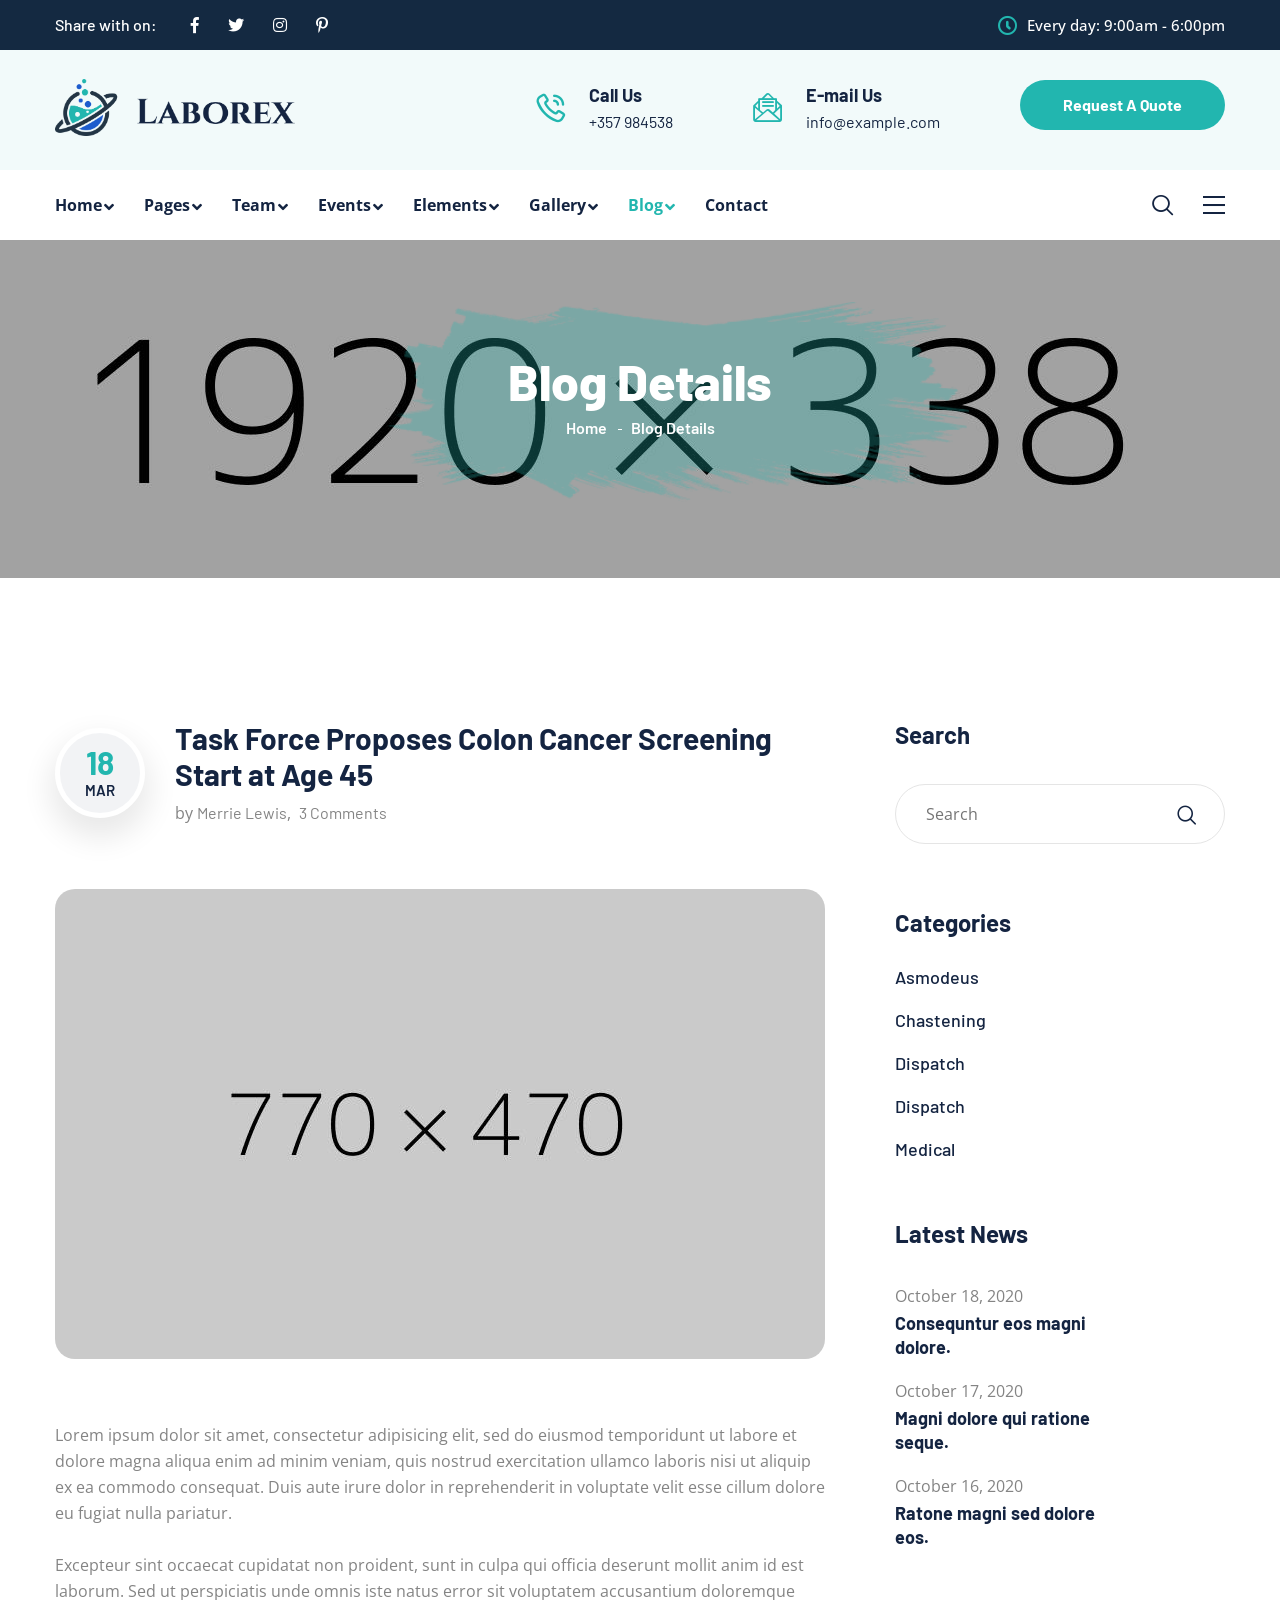
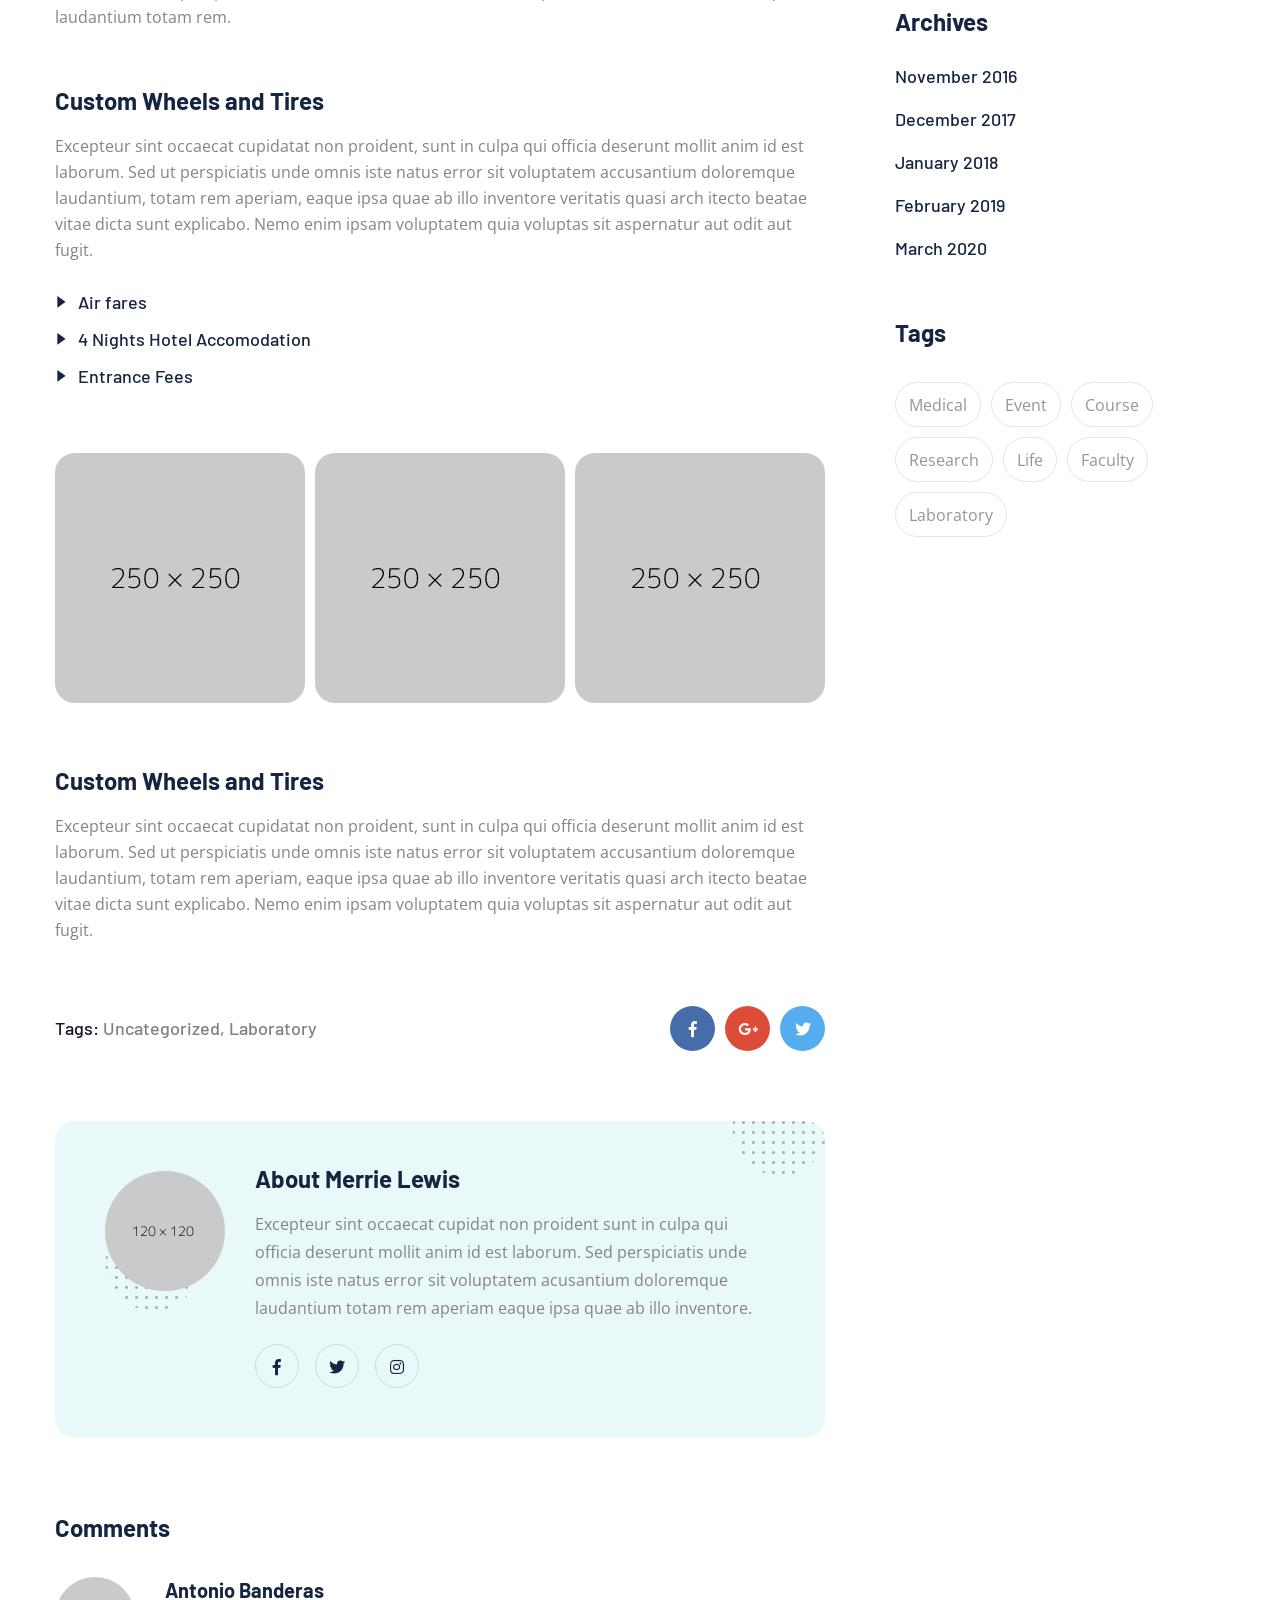
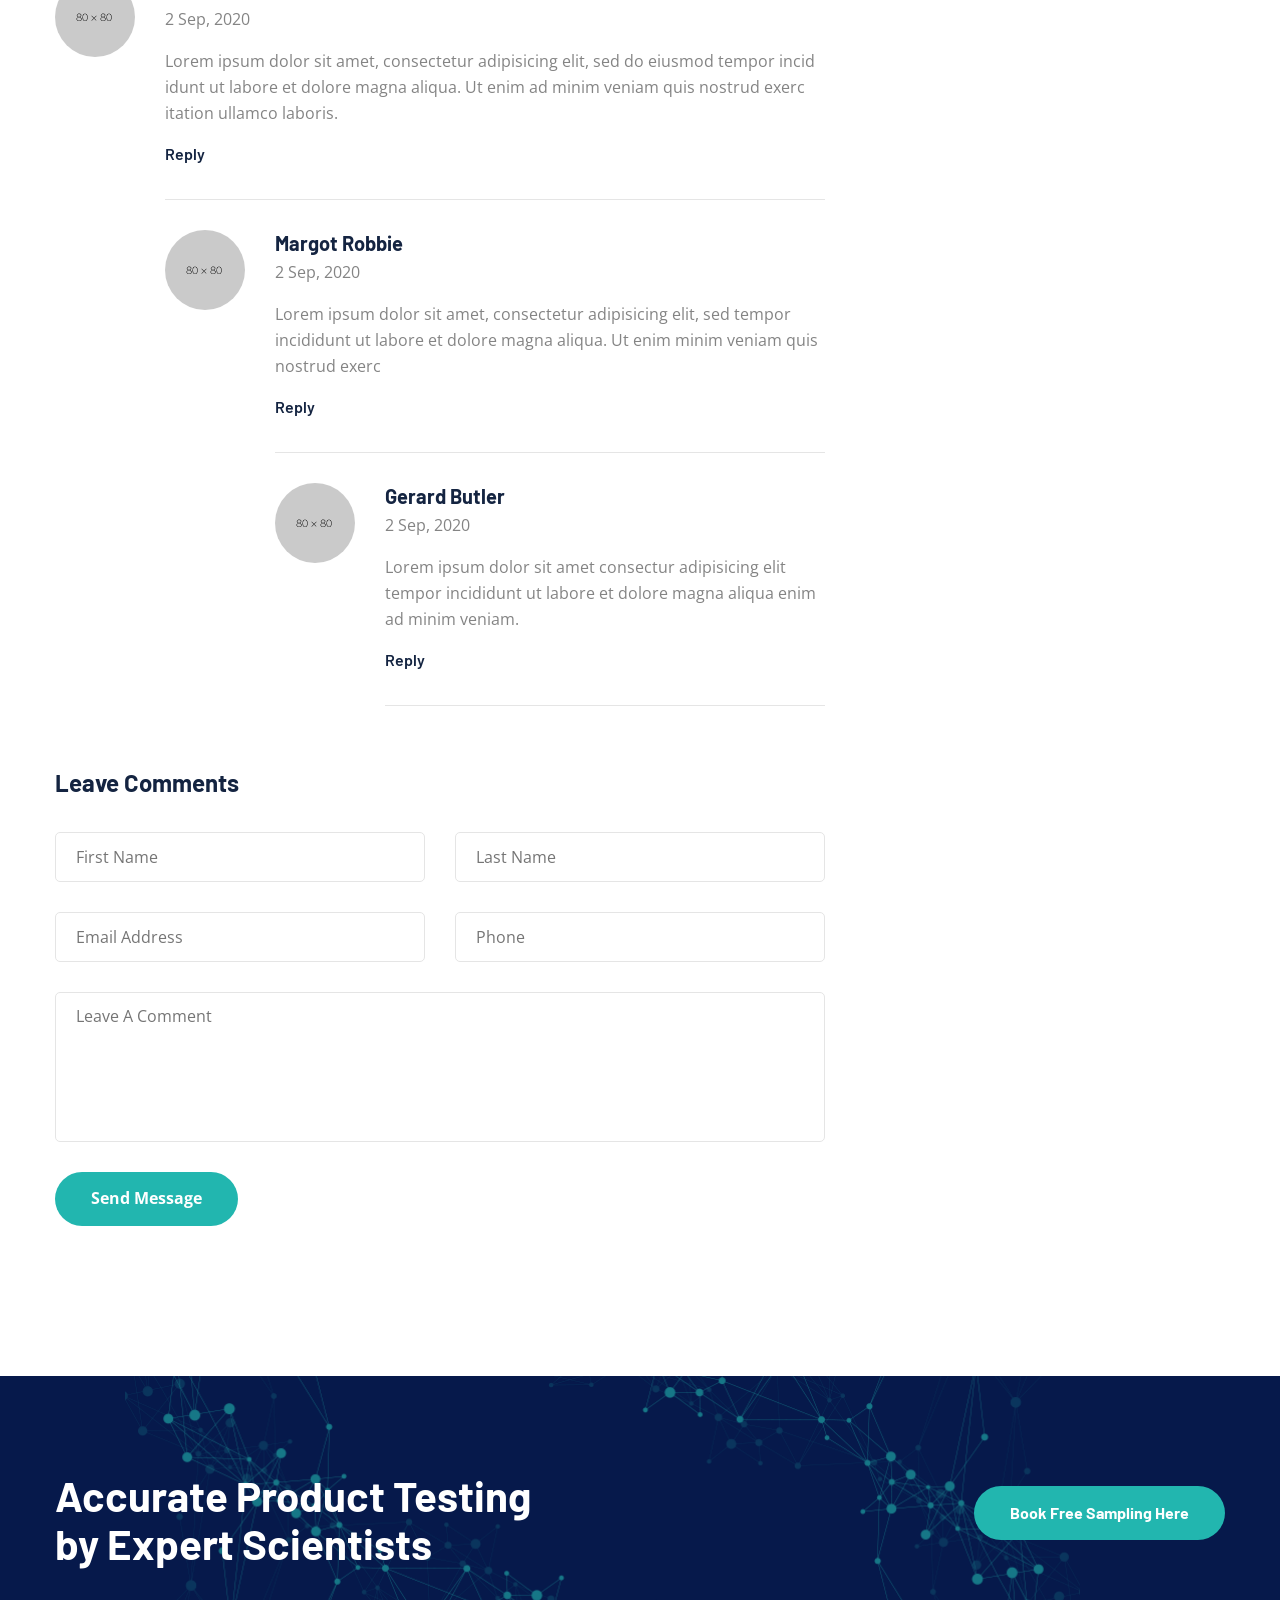
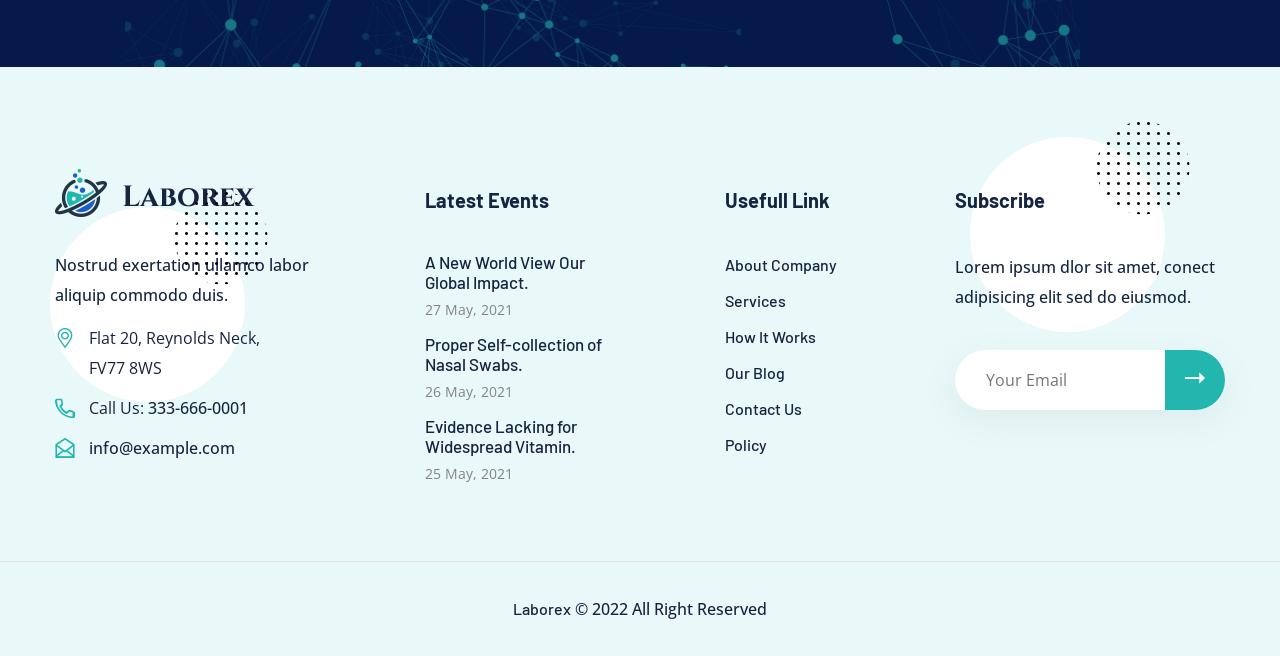
<file: Laborex Pack/Laborex/blog-details.html>
<!DOCTYPE html>
<html lang="en">
<head>
<meta charset="utf-8">
<meta http-equiv="X-UA-Compatible" content="IE=edge">
<meta name="viewport" content="width=device-width, initial-scale=1.0, maximum-scale=1.0, user-scalable=0">

<title>Laborex - HTML 5 Template Preview</title>

<!-- Fav Icon -->
<link rel="icon" href="assets/images/favicon.ico" type="image/x-icon">

<!-- Google Fonts -->
<link href="https://fonts.googleapis.com/css2?family=Barlow:ital,wght@0,300;0,400;0,500;0,600;0,700;0,800;0,900;1,300;1,400;1,500;1,600;1,700;1,800;1,900&display=swap" rel="stylesheet">
<link href="https://fonts.googleapis.com/css2?family=Open+Sans:ital,wght@0,300;0,400;0,600;0,700;0,800;1,300;1,400;1,600;1,700;1,800&display=swap" rel="stylesheet">

<!-- Stylesheets -->
<link href="assets/css/font-awesome-all.css" rel="stylesheet">
<link href="assets/css/flaticon.css" rel="stylesheet">
<link href="assets/css/owl.css" rel="stylesheet">
<link href="assets/css/bootstrap.css" rel="stylesheet">
<link href="assets/css/jquery.fancybox.min.css" rel="stylesheet">
<link href="assets/css/animate.css" rel="stylesheet">
<link href="assets/css/color.css" rel="stylesheet">
<link href="assets/css/style.css" rel="stylesheet">
<link href="assets/css/responsive.css" rel="stylesheet">

</head>


<!-- page wrapper -->
<body>

    <div class="boxed_wrapper">


        <!-- preloader -->
        <div class="loader-wrap">
            <div class="preloader">
                <div class="preloader-close">Preloader Close</div>
                <div id="handle-preloader" class="handle-preloader">
                    <div class="animation-preloader">
                        <div class="spinner"></div>
                        <div class="txt-loading">
                            <span data-text-preloader="l" class="letters-loading">
                                l
                            </span>
                            <span data-text-preloader="a" class="letters-loading">
                                a
                            </span>
                            <span data-text-preloader="b" class="letters-loading">
                                b
                            </span>
                            <span data-text-preloader="o" class="letters-loading">
                                o
                            </span>
                            <span data-text-preloader="r" class="letters-loading">
                                r
                            </span>
                            <span data-text-preloader="e" class="letters-loading">
                                e
                            </span>
                            <span data-text-preloader="x" class="letters-loading">
                                x
                            </span>
                        </div>
                    </div>  
                </div>
            </div>
        </div>
        <!-- preloader end -->


        <!-- search-popup -->
        <div id="search-popup" class="search-popup">
            <div class="close-search"><span>x</span></div>
            <div class="popup-inner">
                <div class="overlay-layer"></div>
                <div class="search-form">
                    <form method="post" action="index.html">
                        <div class="form-group">
                            <fieldset>
                                <input type="search" class="form-control" name="search-input" value="" placeholder="Search Here" required >
                                <input type="submit" value="Search Now!" class="theme-btn style-four">
                            </fieldset>
                        </div>
                    </form>
                    <h3>Recent Search Keywords</h3>
                    <ul class="recent-searches">
                        <li><a href="index.html">Finance</a></li>
                        <li><a href="index.html">Idea</a></li>
                        <li><a href="index.html">Service</a></li>
                        <li><a href="index.html">Growth</a></li>
                        <li><a href="index.html">Plan</a></li>
                    </ul>
                </div>
            </div>
        </div>
        <!-- search-popup end -->


        <!-- sidebar cart item -->
        <div class="xs-sidebar-group info-group info-sidebar">
            <div class="xs-overlay xs-bg-black"></div>
            <div class="xs-sidebar-widget">
                <div class="sidebar-widget-container">
                    <div class="widget-heading">
                        <a href="#" class="close-side-widget"><i class="fal fa-times"></i></a>
                    </div>
                    <div class="sidebar-textwidget">
                        <div class="sidebar-info-contents">
                            <div class="content-inner">
                                <div class="logo">
                                    <a href="index.html"><img src="assets/images/logo-2.png" alt="" /></a>
                                </div>
                                <div class="content-box">
                                    <h4>Book Now</h4>
                                    <form action="index-2.html" method="post" class="booking-form">
                                        <div class="form-group">
                                            <input type="text" name="name" placeholder="Name" required="">
                                        </div>
                                        <div class="form-group">
                                            <input type="email" name="email" placeholder="Email" required="">
                                        </div>
                                        <div class="form-group">
                                            <textarea name="message" placeholder="Text"></textarea>
                                        </div>
                                        <div class="form-group message-btn">
                                            <button type="submit" class="theme-btn-one">Send Now</button>
                                        </div>
                                    </form>
                                </div>
                                <div class="contact-info">
                                    <h4>Contact Info</h4>
                                    <ul>
                                        <li>Chicago 12, Melborne City, USA</li>
                                        <li><a href="tel:+8801682648101">+88 01682648101</a></li>
                                        <li><a href="mailto:info@example.com">info@example.com</a></li>
                                    </ul>
                                </div>
                                <ul class="social-box">
                                    <li class="facebook"><a href="index.html" class="fab fa-facebook-f"></a></li>
                                    <li class="twitter"><a href="index.html" class="fab fa-twitter"></a></li>
                                    <li class="linkedin"><a href="index.html" class="fab fa-linkedin-in"></a></li>
                                    <li class="instagram"><a href="index.html" class="fab fa-instagram"></a></li>
                                </ul>
                            </div>
                        </div>
                    </div>
                </div>
            </div>
        </div>
        <!-- END sidebar widget item -->


        <!-- main header -->
        <header class="main-header style-two">
            <!-- header-top -->
            <div class="header-top">
                <div class="auto-container">
                    <div class="top-inner clearfix">
                        <ul class="social-links pull-left clearfix">
                            <li><h6>Share with on:</h6></li>
                            <li><a href="index.html"><i class="fab fa-facebook-f"></i></a></li>
                            <li><a href="index.html"><i class="fab fa-twitter"></i></a></li>
                            <li><a href="index.html"><i class="fab fa-instagram"></i></a></li>
                            <li><a href="index.html"><i class="fab fa-pinterest-p"></i></a></li>
                        </ul>
                        <div class="text pull-right">
                            <p><i class="icon-22"></i>Every day: 9:00am - 6:00pm</p>
                        </div>
                    </div>
                </div>
            </div>
            <!-- header-upper -->
            <div class="header-upper-two">
                <div class="auto-container">
                    <div class="upper-inner clearfix">
                        <div class="logo-box pull-left">
                            <figure class="logo"><a href="index.html"><img src="assets/images/logo.png" alt=""></a></figure>
                        </div>
                        <ul class="info-box pull-right clearfix">
                            <li>
                                <i class="icon-28"></i>
                                <h5>Call Us</h5>
                                <p><a href="tel:357984538">+357 984538</a></p>
                            </li>
                            <li>
                                <i class="icon-29"></i>
                                <h5>E-mail Us</h5>
                                <p><a href="mailto:info@example.com">info@example.com</a></p>
                            </li>
                            <li class="btn-box"><a href="research.html" class="theme-btn-one">Request A Quote</a></li>
                        </ul>
                    </div>
                </div>
            </div>
            <!-- header-lower -->
            <div class="header-lower">
                <div class="auto-container">
                    <div class="outer-box clearfix">
                        <div class="menu-area pull-left clearfix">
                            <!--Mobile Navigation Toggler-->
                            <div class="mobile-nav-toggler">
                                <i class="icon-bar"></i>
                                <i class="icon-bar"></i>
                                <i class="icon-bar"></i>
                            </div>
                            <nav class="main-menu navbar-expand-md navbar-light">
                                <div class="collapse navbar-collapse show clearfix" id="navbarSupportedContent">
                                    <ul class="navigation clearfix">
                                        <li class="dropdown"><a href="index.html">Home</a>
                                            <ul>
                                                <li><a href="index.html">Home Page 01</a></li>
                                                <li><a href="index-2.html">Home Page 02</a></li>
                                                <li><a href="index-3.html">Home Page 03</a></li>
                                                <li><a href="index-4.html">Home Page 04</a></li>
                                                <li><a href="index-5.html">Home Page 05</a></li>
                                                <li><a href="index-onepage.html">OnePage Home</a></li>
                                                <li><a href="index-rtl.html">RTL Home</a></li>
                                                <li class="dropdown"><a href="index.html">Header Style</a>
                                                    <ul>
                                                        <li><a href="index.html">Header Style 01</a></li>
                                                        <li><a href="index-2.html">Header Style 02</a></li>
                                                        <li><a href="index-4.html">Header Style 03</a></li>
                                                    </ul>
                                                </li>
                                            </ul>
                                        </li>
                                        <li class="dropdown"><a href="index.html">Pages</a>
                                            <ul>
                                                <li><a href="about.html">About Us</a></li>
                                                <li><a href="research.html">Research</a></li>
                                                <li><a href="books.html">Our Books</a></li>
                                                <li><a href="journal-article.html">Journal Article</a></li>
                                                <li><a href="future-member.html">Future Member</a></li>
                                                <li><a href="testimonial.html">Testimonials</a></li>
                                                <li><a href="faq.html">Faq's</a></li>
                                                <li><a href="error.html">404</a></li>
                                            </ul>
                                        </li>
                                        <li class="dropdown"><a href="index.html">Team</a>
                                            <ul>
                                                <li><a href="team.html">Our Team</a></li>
                                                <li><a href="team-details.html">Team Details</a></li>
                                            </ul>
                                        </li> 
                                        <li class="dropdown"><a href="index.html">Events</a>
                                            <ul>
                                                <li><a href="events.html">Our Events</a></li>
                                                <li><a href="event-details.html">Event Details</a></li>
                                            </ul>
                                        </li> 
                                        <li class="dropdown"><a href="index.html">Elements</a>
                                            <div class="megamenu">
                                                <div class="row clearfix">
                                                    <div class="col-xl-4 column">
                                                        <ul>
                                                            <li><h4>Elements 1</h4></li>
                                                            <li><a href="about-element-1.html">About Block 01</a></li>
                                                            <li><a href="about-element-2.html">About Block 02</a></li>
                                                            <li><a href="about-element-3.html">About Block 03</a></li>
                                                            <li><a href="about-element-4.html">About Block 04</a></li>
                                                            <li><a href="about-element-5.html">About Block 05</a></li>
                                                            <li><a href="service-element-1.html">Service Block 01</a></li>
                                                            <li><a href="service-element-2.html">Service Block 02</a></li>
                                                            <li><a href="service-element-3.html">Service Block 03</a></li>
                                                        </ul>
                                                    </div>
                                                    <div class="col-xl-4 column">
                                                        <ul>
                                                            <li><h4>Elements 2</h4></li>
                                                            <li><a href="service-element-4.html">Service Block 04</a></li>
                                                            <li><a href="team-element-1.html">Team Block 01</a></li>
                                                            <li><a href="team-element-2.html">Team Block 02</a></li>
                                                            <li><a href="team-element-3.html">Team Block 03</a></li>
                                                            <li><a href="team-element-4.html">Team Block 04</a></li>
                                                            <li><a href="event-element-1.html">Event Block 01</a></li>
                                                            <li><a href="event-element-2.html">Event Block 02</a></li>
                                                            <li><a href="news-element-1.html">News Block 01</a></li>
                                                        </ul>
                                                    </div>
                                                    <div class="col-xl-4 column">
                                                        <ul>
                                                            <li><h4>Elements 3</h4></li>
                                                            <li><a href="news-element-2.html">News Block 02</a></li>
                                                            <li><a href="news-element-3.html">News Block 03</a></li>
                                                            <li><a href="news-element-4.html">News Block 04</a></li>
                                                            <li><a href="funfact-element-1.html">Funfact Block 01</a></li>
                                                            <li><a href="funfact-element-2.html">Funfact Block 02</a></li>
                                                            <li><a href="chooseus-element.html">Chooseus Block</a></li>
                                                            <li><a href="video-element.html">Video Block</a></li>
                                                            <li><a href="cta-element.html">Cta Block</a></li>
                                                        </ul>
                                                    </div>                                   
                                                </div>                                        
                                            </div>
                                        </li> 
                                        <li class="dropdown"><a href="index.html">Gallery</a>
                                            <ul>
                                                <li><a href="gallery.html">Gallery 01</a></li>
                                                <li><a href="gallery-2.html">Gallery 02</a></li>
                                            </ul>
                                        </li>
                                        <li class="current dropdown"><a href="index.html">Blog</a>
                                            <ul>
                                                <li><a href="blog.html">Blog 01</a></li>
                                                <li><a href="blog-2.html">Blog 02</a></li>
                                                <li><a href="blog-3.html">Blog 03</a></li>
                                                <li><a href="blog-details.html">Blog Details</a></li>
                                            </ul>
                                        </li>  
                                        <li><a href="contact.html">Contact</a></li>   
                                    </ul>
                                </div>
                            </nav>
                        </div>
                        <ul class="menu-right-content pull-right clearfix">
                            <li class="search-btn">
                                <button type="button" class="search-toggler"><i class="icon-1"></i></button>
                            </li>
                            <li class="nav-btn nav-toggler navSidebar-button clearfix">
                                <button><i class="icon-30"></i></button>
                            </li>
                        </ul>
                    </div>
                </div>
            </div>

            <!--sticky Header-->
            <div class="sticky-header">
                <div class="auto-container">
                    <div class="outer-box clearfix">
                        <div class="menu-area pull-left">
                            <nav class="main-menu clearfix">
                                <!--Keep This Empty / Menu will come through Javascript-->
                            </nav>
                        </div>
                        <ul class="menu-right-content pull-right clearfix">
                            <li class="search-btn">
                                <button type="button" class="search-toggler"><i class="icon-1"></i></button>
                            </li>
                            <li class="nav-btn nav-toggler navSidebar-button clearfix">
                                <button><i class="icon-30"></i></button>
                            </li>
                        </ul>
                    </div>
                </div>
            </div>
        </header>
        <!-- main-header end -->

        <!-- Mobile Menu  -->
        <div class="mobile-menu">
            <div class="menu-backdrop"></div>
            <div class="close-btn"><i class="fas fa-times"></i></div>
            
            <nav class="menu-box">
                <div class="nav-logo"><a href="index.html"><img src="assets/images/logo-2.png" alt="" title=""></a></div>
                <div class="menu-outer"><!--Here Menu Will Come Automatically Via Javascript / Same Menu as in Header--></div>
                <div class="contact-info">
                    <h4>Contact Info</h4>
                    <ul>
                        <li>Chicago 12, Melborne City, USA</li>
                        <li><a href="tel:+8801682648101">+88 01682648101</a></li>
                        <li><a href="mailto:info@example.com">info@example.com</a></li>
                    </ul>
                </div>
                <div class="social-links">
                    <ul class="clearfix">
                        <li><a href="index.html"><span class="fab fa-twitter"></span></a></li>
                        <li><a href="index.html"><span class="fab fa-facebook-square"></span></a></li>
                        <li><a href="index.html"><span class="fab fa-pinterest-p"></span></a></li>
                        <li><a href="index.html"><span class="fab fa-instagram"></span></a></li>
                        <li><a href="index.html"><span class="fab fa-youtube"></span></a></li>
                    </ul>
                </div>
            </nav>
        </div>
        <!-- End Mobile Menu -->


        <!-- Page Title -->
        <section class="page-title centred" style="background-image: url(assets/images/background/page-title.jpg);">
            <div class="auto-container">
                <div class="content-box">
                    <div class="shape" style="background-image: url(assets/images/shape/shape-63.png);"></div>
                    <div class="title">
                        <h1>Blog Details</h1>
                    </div>
                    <ul class="bread-crumb clearfix">
                        <li><a href="index.html">Home</a></li>
                        <li>Blog Details</li>
                    </ul>
                </div>
            </div>
        </section>
        <!-- End Page Title -->


        <!-- sidebar-page-container -->
        <section class="sidebar-page-container blog-details sec-pad-2">
            <div class="auto-container">
                <div class="row clearfix">
                    <div class="col-lg-8 col-md-12 col-sm-12 content-side">
                        <div class="blog-details-content">
                            <div class="news-block-three">
                                <div class="inner-box">
                                    <div class="lower-content">
                                        <div class="post-date"><h3>18<span>MAR</span></h3></div>
                                        <div class="inner">
                                            <h3>Task Force Proposes Colon Cancer Screening Start at Age 45</h3>
                                            <div class="post-info">
                                                <p>by <a href="blog-details.html">Merrie Lewis</a>,&nbsp;&nbsp;<a href="blog-details.html">3 Comments</a></p>
                                            </div>
                                        </div>
                                    </div>
                                </div>
                            </div>
                            <div class="content-one">
                                <figure class="image"><img src="assets/images/news/news-21.jpg" alt=""></figure>
                                <div class="text">
                                    <p>Lorem ipsum dolor sit amet, consectetur adipisicing elit, sed do eiusmod temporidunt ut labore et dolore magna aliqua enim ad minim veniam, quis nostrud exercitation ullamco laboris nisi ut aliquip ex ea commodo consequat. Duis aute irure dolor in reprehenderit in voluptate velit esse cillum dolore eu fugiat nulla pariatur.</p>
                                    <p>Excepteur sint occaecat cupidatat non proident, sunt in culpa qui officia deserunt mollit anim id est laborum. Sed ut perspiciatis unde omnis iste natus error sit voluptatem accusantium doloremque laudantium totam rem.</p>
                                    <h3>Custom Wheels and Tires</h3>
                                    <p>Excepteur sint occaecat cupidatat non proident, sunt in culpa qui officia deserunt mollit anim id est laborum. Sed ut perspiciatis unde omnis iste natus error sit voluptatem accusantium doloremque laudantium, totam rem aperiam, eaque ipsa quae ab illo inventore veritatis quasi arch itecto beatae vitae dicta sunt explicabo. Nemo enim ipsam voluptatem quia voluptas sit aspernatur aut odit aut fugit.</p>
                                    <ul class="list-item clearfix">
                                        <li>Air fares</li>
                                        <li>4 Nights Hotel Accomodation</li>
                                        <li>Entrance Fees</li>
                                    </ul>
                                </div>
                            </div>
                            <div class="content-two">
                                <div class="image-box clearfix">
                                    <figure class="image"><img src="assets/images/news/news-26.jpg" alt=""></figure>
                                    <figure class="image"><img src="assets/images/news/news-27.jpg" alt=""></figure>
                                    <figure class="image"><img src="assets/images/news/news-28.jpg" alt=""></figure>
                                </div>
                                <div class="text">
                                    <h3>Custom Wheels and Tires</h3>
                                    <p>Excepteur sint occaecat cupidatat non proident, sunt in culpa qui officia deserunt mollit anim id est laborum. Sed ut perspiciatis unde omnis iste natus error sit voluptatem accusantium doloremque laudantium, totam rem aperiam, eaque ipsa quae ab illo inventore veritatis quasi arch itecto beatae vitae dicta sunt explicabo. Nemo enim ipsam voluptatem quia voluptas sit aspernatur aut odit aut fugit.</p>
                                </div>
                            </div>
                            <div class="post-share-option clearfix">
                                <ul class="tags-list clearfix pull-left">
                                    <li><h5>Tags:</h5></li>
                                    <li><a href="blog-details.html">Uncategorized</a>,</li>
                                    <li><a href="blog-details.html">Laboratory</a></li>
                                </ul>
                                <ul class="social-links clearfix pull-right"> 
                                    <li><a href="blog-details.html"><i class="fab fa-facebook-f"></i></a></li>
                                    <li><a href="blog-details.html"><i class="fab fa-google-plus-g"></i></a></li>
                                    <li><a href="blog-details.html"><i class="fab fa-twitter"></i></a></li>
                                </ul>
                            </div>
                            <div class="author-box">
                                <div class="shape">
                                    <div class="shape-1" style="background-image: url(assets/images/shape/shape-73.png);"></div>
                                    <div class="shape-2" style="background-image: url(assets/images/shape/shape-74.png);"></div>
                                </div>
                                <figure class="author-thumb"><img src="assets/images/news/author-1.png" alt=""></figure>
                                <div class="inner">
                                    <h3>About Merrie Lewis</h3>
                                    <p>Excepteur sint occaecat cupidat non proident sunt in culpa qui officia deserunt mollit anim id est laborum. Sed perspiciatis unde omnis iste natus error sit voluptatem acusantium doloremque laudantium totam rem aperiam eaque ipsa quae ab illo inventore.</p>
                                    <ul class="social-links clearfix">
                                        <li><a href="blog-details.html"><i class="fab fa-facebook-f"></i></a></li>
                                        <li><a href="blog-details.html"><i class="fab fa-twitter"></i></a></li>
                                        <li><a href="blog-details.html"><i class="fab fa-instagram"></i></a></li>
                                    </ul>
                                </div>
                            </div>
                            <div class="comment-box">
                                <h3>Comments</h3>
                                <div class="comment">
                                    <figure class="thumb-box">
                                        <img src="assets/images/news/comment-1.png" alt="">
                                    </figure>
                                    <div class="comment-inner">
                                        <div class="comment-info clearfix">
                                            <h4>Antonio Banderas</h4>
                                            <span class="post-date">2 Sep, 2020</span>
                                        </div>
                                        <p>Lorem ipsum dolor sit amet, consectetur adipisicing elit, sed do eiusmod tempor incid idunt ut labore et dolore magna aliqua. Ut enim ad minim veniam quis nostrud exerc itation ullamco laboris.</p>
                                        <a href="blog-details.html" class="reply-btn">Reply</a>
                                    </div>
                                </div>
                                <div class="comment reply-comment">
                                    <figure class="thumb-box">
                                        <img src="assets/images/news/comment-2.png" alt="">
                                    </figure>
                                    <div class="comment-inner">
                                        <div class="comment-info clearfix">
                                            <h4>Margot Robbie</h4>
                                            <span class="post-date">2 Sep, 2020</span>
                                        </div>
                                        <p>Lorem ipsum dolor sit amet, consectetur adipisicing elit, sed tempor incididunt ut labore et dolore magna aliqua. Ut enim minim veniam quis nostrud exerc</p>
                                        <a href="blog-details.html" class="reply-btn">Reply</a>
                                    </div>
                                </div>
                                <div class="comment reply-comment sub-replay">
                                    <figure class="thumb-box">
                                        <img src="assets/images/news/comment-3.png" alt="">
                                    </figure>
                                    <div class="comment-inner">
                                        <div class="comment-info clearfix">
                                            <h4>Gerard Butler</h4>
                                            <span class="post-date">2 Sep, 2020</span>
                                        </div>
                                        <p>Lorem ipsum dolor sit amet  consectur adipisicing elit tempor incididunt ut labore et dolore magna aliqua enim ad minim veniam.</p>
                                        <a href="blog-details.html" class="reply-btn">Reply</a>
                                    </div>
                                </div>
                            </div>
                            <div class="comments-form-area">
                                <h3>Leave Comments</h3>
                                <form method="post" action="blog-details.html" class="default-form"> 
                                    <div class="row clearfix">
                                        <div class="col-lg-6 col-md-6 col-sm-12 form-group">
                                            <input type="text" name="fname" placeholder="First Name" required="">
                                        </div>
                                        <div class="col-lg-6 col-md-6 col-sm-12 form-group">
                                            <input type="text" name="lname" placeholder="Last Name" required="">
                                        </div>
                                        <div class="col-lg-6 col-md-6 col-sm-12 form-group">
                                            <input type="email" name="email" placeholder="Email Address" required="">
                                        </div>
                                        <div class="col-lg-6 col-md-6 col-sm-12 form-group">
                                            <input type="text" name="phone" placeholder="Phone" required="">
                                        </div>
                                        <div class="col-lg-12 col-md-12 col-sm-12 form-group">
                                            <textarea name="message" placeholder="Leave A Comment"></textarea>
                                        </div>
                                        <div class="col-lg-12 col-md-12 col-sm-12 form-group message-btn">
                                            <button class="theme-btn-one" type="submit" name="submit-form">Send Message</button>
                                        </div>
                                    </div>
                                </form>
                            </div>
                        </div>
                    </div>
                    <div class="col-lg-4 col-md-12 col-sm-12 sidebar-side">
                        <div class="blog-sidebar">
                            <div class="sidebar-widget search-widget">
                                <div class="widget-title">
                                    <h3>Search</h3>
                                </div>
                                <form action="blog.html" method="post" class="search-form">
                                    <div class="form-group">
                                        <input type="search" name="search-field" placeholder="Search" required="">
                                        <button type="submit"><i class="icon-1"></i></button>
                                    </div>
                                </form>
                            </div>
                            <div class="sidebar-widget category-widget">
                                <div class="widget-title">
                                    <h3>Categories</h3>
                                </div>
                                <div class="widget-content">
                                    <ul class="category-list clearfix">
                                        <li><a href="blog-details.html">Asmodeus</a></li>
                                        <li><a href="blog-details.html">Chastening</a></li>
                                        <li><a href="blog-details.html">Dispatch</a></li>
                                        <li><a href="blog-details.html">Dispatch</a></li>
                                        <li><a href="blog-details.html">Medical</a></li>
                                    </ul>
                                </div>
                            </div>
                            <div class="sidebar-widget post-widget">
                                <div class="widget-title">
                                    <h3>Latest News</h3>
                                </div>
                                <div class="post-inner">
                                    <div class="post">
                                        <p>October 18, 2020</p>
                                        <h5><a href="blog-details.html">Consequntur eos magni dolore.</a></h5>
                                    </div>
                                    <div class="post">
                                        <p>October 17, 2020</p>
                                        <h5><a href="blog-details.html">Magni dolore qui ratione seque.</a></h5>
                                    </div>
                                    <div class="post">
                                        <p>October 16, 2020</p>
                                        <h5><a href="blog-details.html">Ratone magni sed dolore eos.</a></h5>
                                    </div>
                                </div>
                            </div>
                            <div class="sidebar-widget category-widget">
                                <div class="widget-title">
                                    <h3>Archives</h3>
                                </div>
                                <div class="widget-content">
                                    <ul class="category-list clearfix">
                                        <li><a href="blog-details.html">November 2016</a></li>
                                        <li><a href="blog-details.html">December 2017</a></li>
                                        <li><a href="blog-details.html">January 2018</a></li>
                                        <li><a href="blog-details.html">February 2019</a></li>
                                        <li><a href="blog-details.html">March 2020</a></li>
                                    </ul>
                                </div>
                            </div>
                            <div class="sidebar-widget tags-widget">
                                <div class="widget-title">
                                    <h3>Tags</h3>
                                </div>
                                <div class="widget-content">
                                    <ul class="tags-list clearfix">
                                        <li><a href="blog-details.html">Medical</a></li>
                                        <li><a href="blog-details.html">Event</a></li>
                                        <li><a href="blog-details.html">Course</a></li>
                                        <li><a href="blog-details.html">Research</a></li>
                                        <li><a href="blog-details.html">Life</a></li>
                                        <li><a href="blog-details.html">Faculty</a></li>
                                        <li><a href="blog-details.html">Laboratory</a></li>
                                    </ul>
                                </div>
                            </div>
                        </div>
                    </div>
                </div>
            </div>
        </section>
        <!-- sidebar-page-container end -->


        <!-- cta-style-two -->
        <section class="cta-style-two bg-color-4">
            <div class="pattern-layer">
                <div class="pattern-1" style="background-image: url(assets/images/shape/shape-61.png);"></div>
                <div class="pattern-2" style="background-image: url(assets/images/shape/shape-62.png);"></div>
            </div>
            <div class="auto-container">
                <div class="inner-box clearfix">
                    <div class="text pull-left">
                        <h2>Accurate Product Testing <br />by Expert Scientists</h2>
                    </div>
                    <div class="btn-box pull-right">
                        <a href="index-4.html" class="theme-btn-one">Book Free Sampling Here</a>
                    </div>
                </div>
            </div>
        </section>
        <!-- cta-style-two end -->


        <!-- main-footer -->
        <footer class="main-footer bg-color-1">
            <div class="footer-top">
                <div class="shape">
                    <div class="shape-1 rotate-me" style="background-image: url(assets/images/shape/shape-14.png);"></div>
                    <div class="shape-2 rotate-me" style="background-image: url(assets/images/shape/shape-14.png);"></div>
                    <div class="shape-3"></div>
                    <div class="shape-4"></div>
                </div>
                <div class="auto-container">
                    <div class="row clearfix">
                        <div class="col-lg-3 col-md-6 col-sm-12 footer-column">
                            <div class="footer-widget logo-widget">
                                <div class="footer-logo">
                                    <figure class="logo"><a href="index.html"><img src="assets/images/footer-logo.png" alt=""></a></figure>
                                </div>
                                <div class="text">
                                    <p>Nostrud exertation ullamco labor aliquip commodo duis.</p>
                                    <ul class="info clearfix">
                                        <li><i class="icon-26"></i>Flat 20, Reynolds Neck, <br />FV77 8WS</li>
                                        <li><i class="icon-24"></i>Call Us: <a href="tel:3336660001">333-666-0001</a></li>
                                        <li><i class="icon-25"></i><a href="mailto:info@example.com">info@example.com</a></li>
                                    </ul>
                                </div>
                            </div>
                        </div>
                        <div class="col-lg-3 col-md-6 col-sm-12 footer-column">
                            <div class="footer-widget post-widget ml-70">
                                <div class="widget-title">
                                    <h4>Latest Events</h4>
                                </div>
                                <div class="post-inner">
                                    <div class="post">
                                        <h5><a href="blog-details.html">A New World View Our Global Impact.</a></h5>
                                        <span class="post-date">27 May, 2021</span>
                                    </div>
                                    <div class="post">
                                        <h5><a href="blog-details.html">Proper Self-collection of Nasal Swabs.</a></h5>
                                        <span class="post-date">26 May, 2021</span>
                                    </div>
                                    <div class="post">
                                        <h5><a href="blog-details.html">Evidence Lacking for Widespread Vitamin.</a></h5>
                                        <span class="post-date">25 May, 2021</span>
                                    </div>
                                </div>
                            </div>
                        </div>
                        <div class="col-lg-3 col-md-6 col-sm-12 footer-column">
                            <div class="footer-widget links-widget ml-70">
                                <div class="widget-title">
                                    <h4>Usefull Link</h4>
                                </div>
                                <div class="widget-content">
                                    <ul class="links-list clearfix">
                                        <li><a href="index.html">About Company</a></li>
                                        <li><a href="index.html">Services</a></li>
                                        <li><a href="index.html">How It Works</a></li>
                                        <li><a href="index.html">Our Blog</a></li>
                                        <li><a href="index.html">Contact Us</a></li>
                                        <li><a href="index.html">Policy</a></li>
                                    </ul>
                                </div>
                            </div>
                        </div>
                        <div class="col-lg-3 col-md-6 col-sm-12 footer-column">
                            <div class="footer-widget subscribe-widget">
                                <div class="widget-title">
                                    <h4>Subscribe</h4>
                                </div>
                                <div class="widget-content">
                                    <p>Lorem ipsum dlor sit amet, conect adipisicing elit sed do eiusmod.</p>
                                    <form action="contact.html" method="post" class="subscribe-form">
                                        <div class="form-group">
                                            <input type="email" name="email" placeholder="Your Email" required="">
                                            <button type="submit"><i class="icon-27"></i></button>
                                        </div>
                                    </form>
                                </div>
                            </div>
                        </div>
                    </div>
                </div>
            </div>
            <div class="footer-bottom centred">
                <div class="auto-container">
                    <div class="copyright">
                        <p><a href="index.html">Laborex</a> &copy; 2022 All Right Reserved</p>
                    </div>
                </div>
            </div>
        </footer>
        <!-- main-footer end -->



        <!--Scroll to top-->
        <button class="scroll-top scroll-to-target" data-target="html">
            <span class="fal fa-angle-up"></span>
        </button>
    </div>


    <!-- jequery plugins -->
    <script src="assets/js/jquery.js"></script>
    <script src="assets/js/popper.min.js"></script>
    <script src="assets/js/bootstrap.min.js"></script>
    <script src="assets/js/owl.js"></script>
    <script src="assets/js/wow.js"></script>
    <script src="assets/js/validation.js"></script>
    <script src="assets/js/jquery.fancybox.js"></script>
    <script src="assets/js/appear.js"></script>
    <script src="assets/js/isotope.js"></script>
    <script src="assets/js/jquery.nice-select.min.js"></script>
    <script src="assets/js/nav-tool.js"></script>
    <script src="assets/js/jquery.paroller.min.js"></script>

    <!-- main-js -->
    <script src="assets/js/script.js"></script>

</body><!-- End of .page_wrapper -->
</html>
</file>
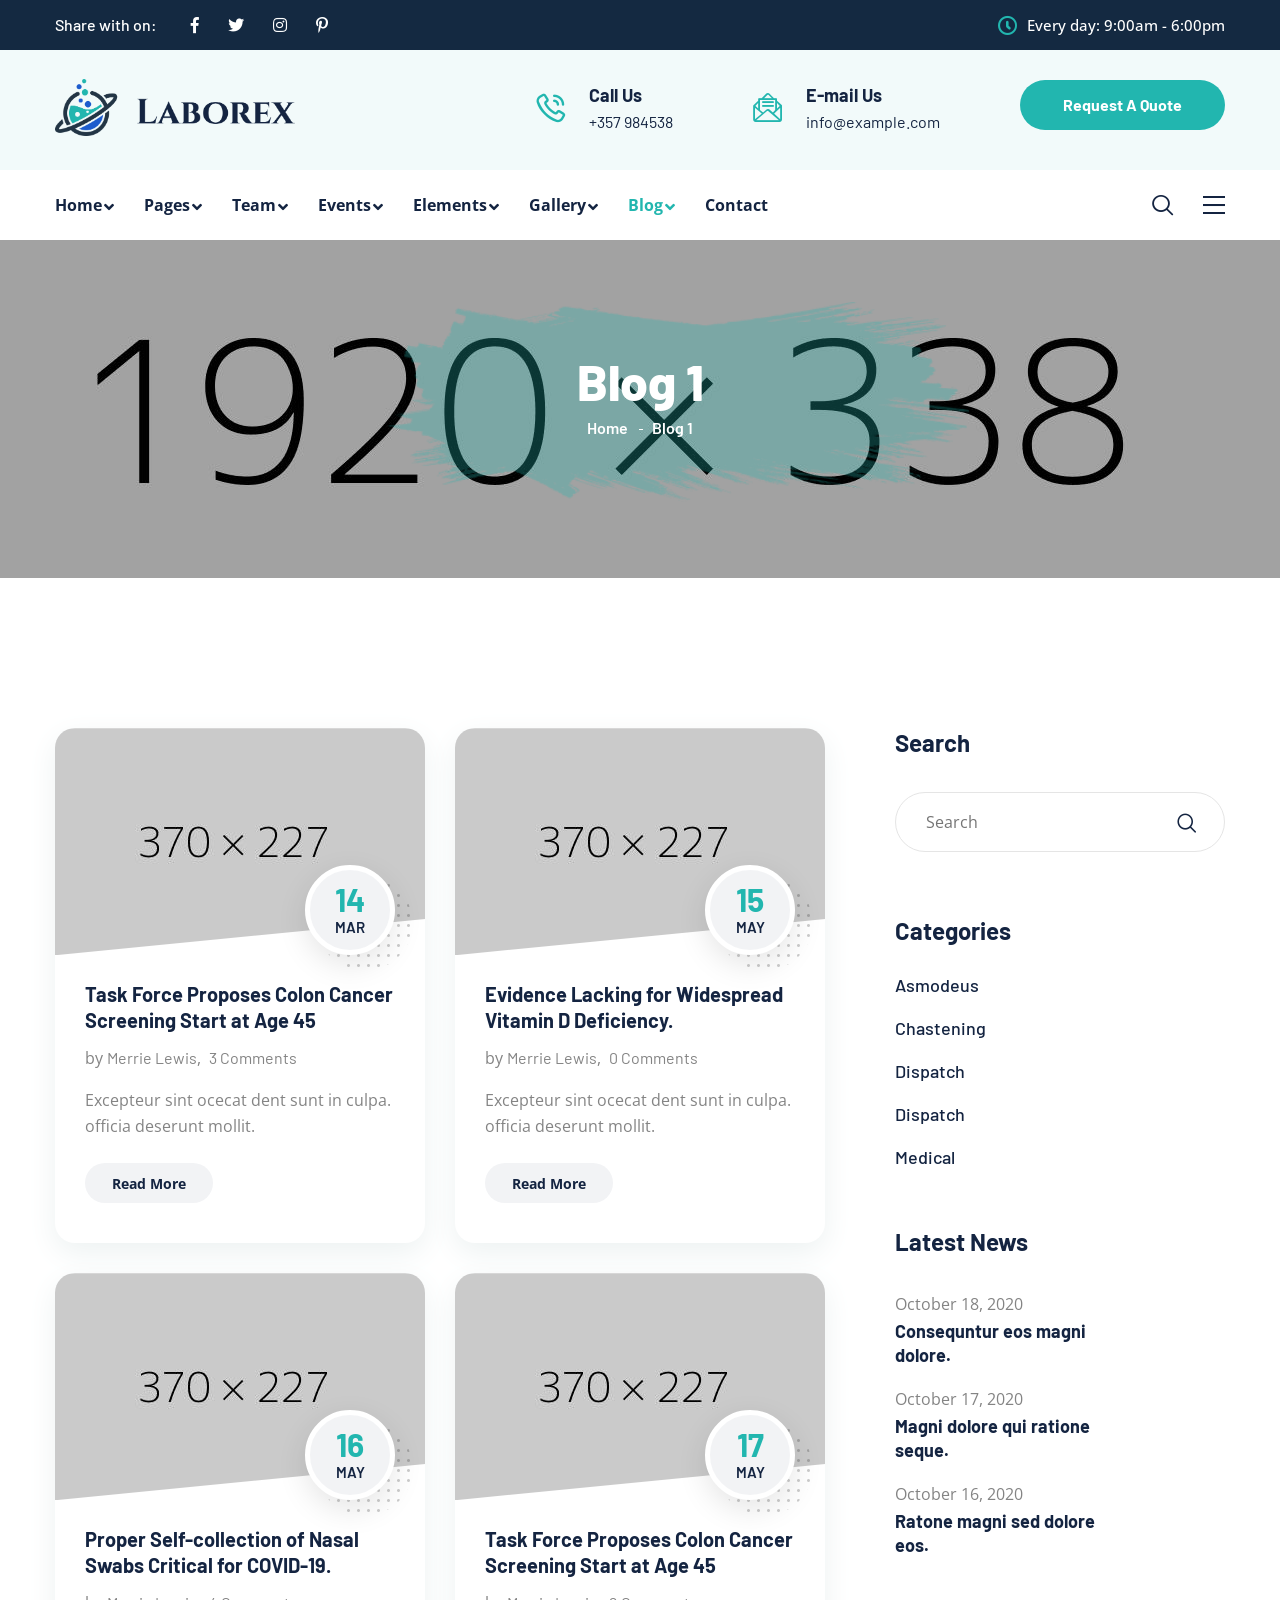
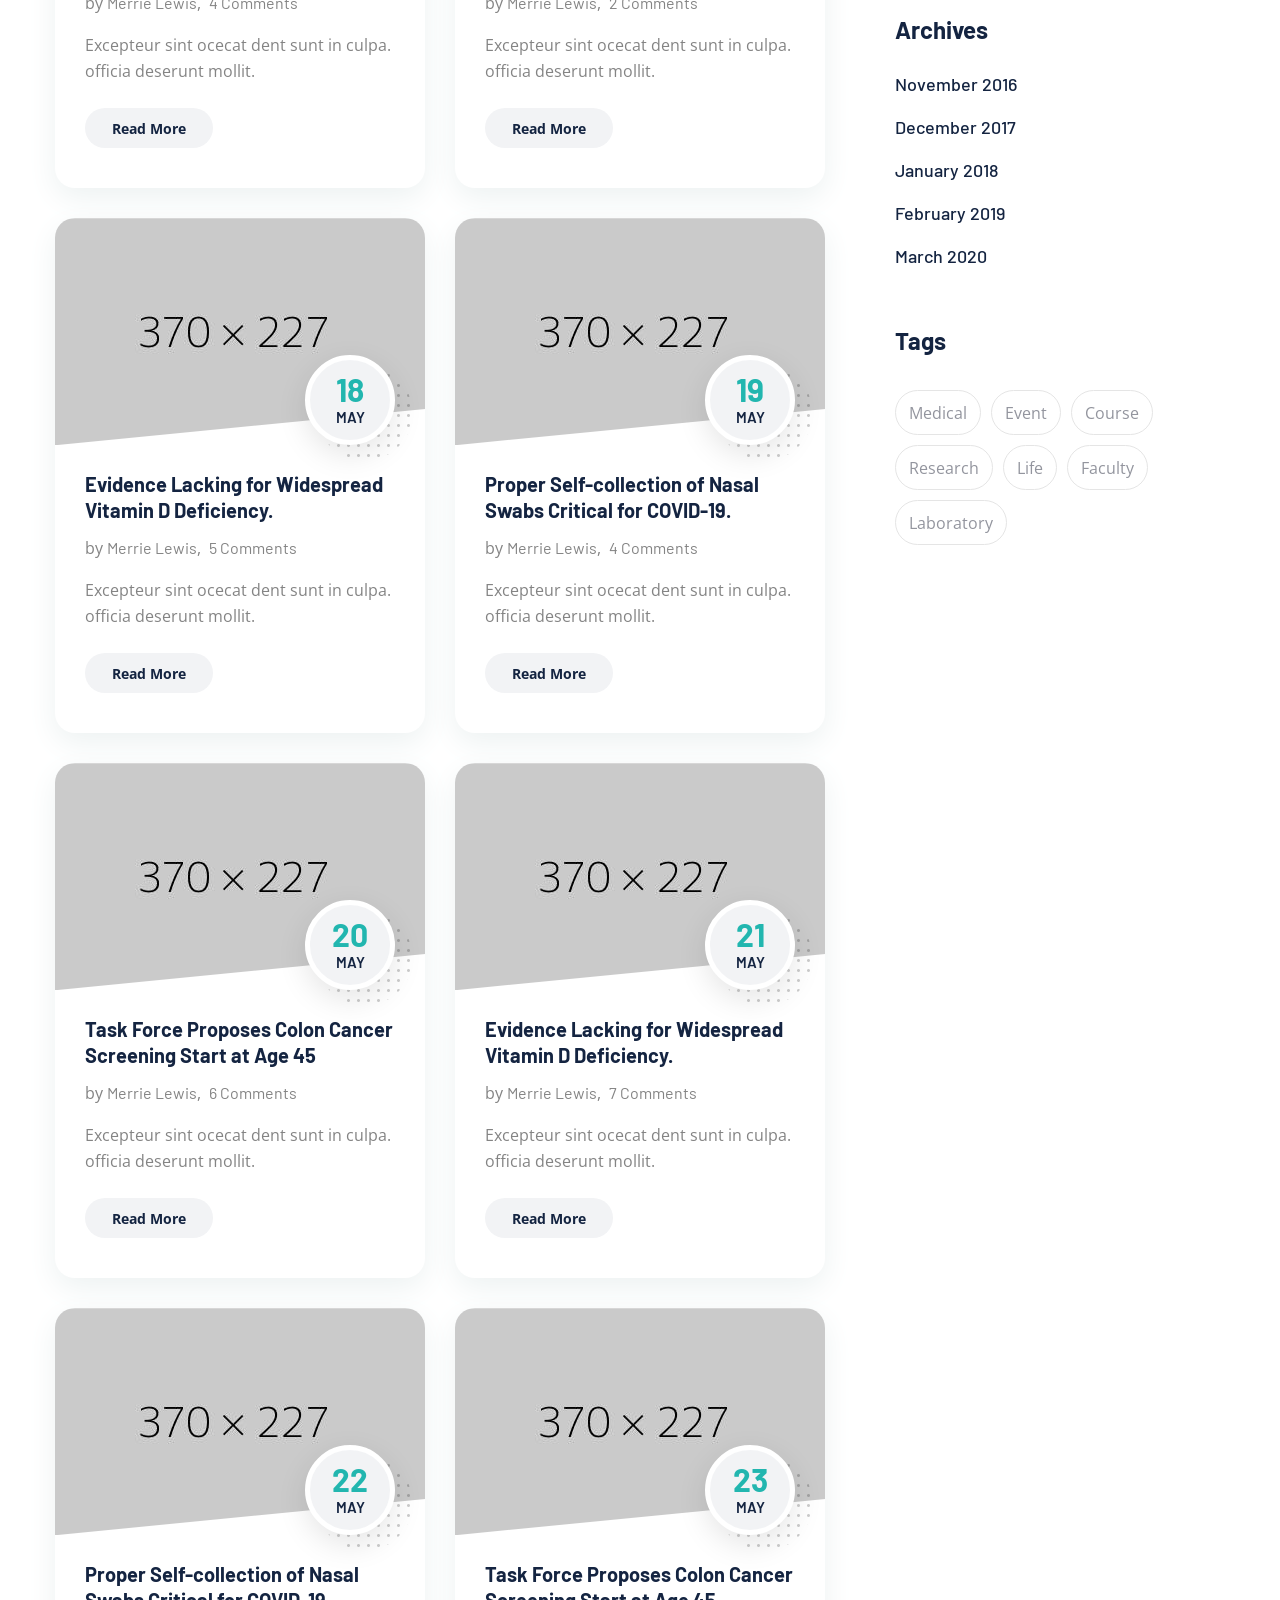
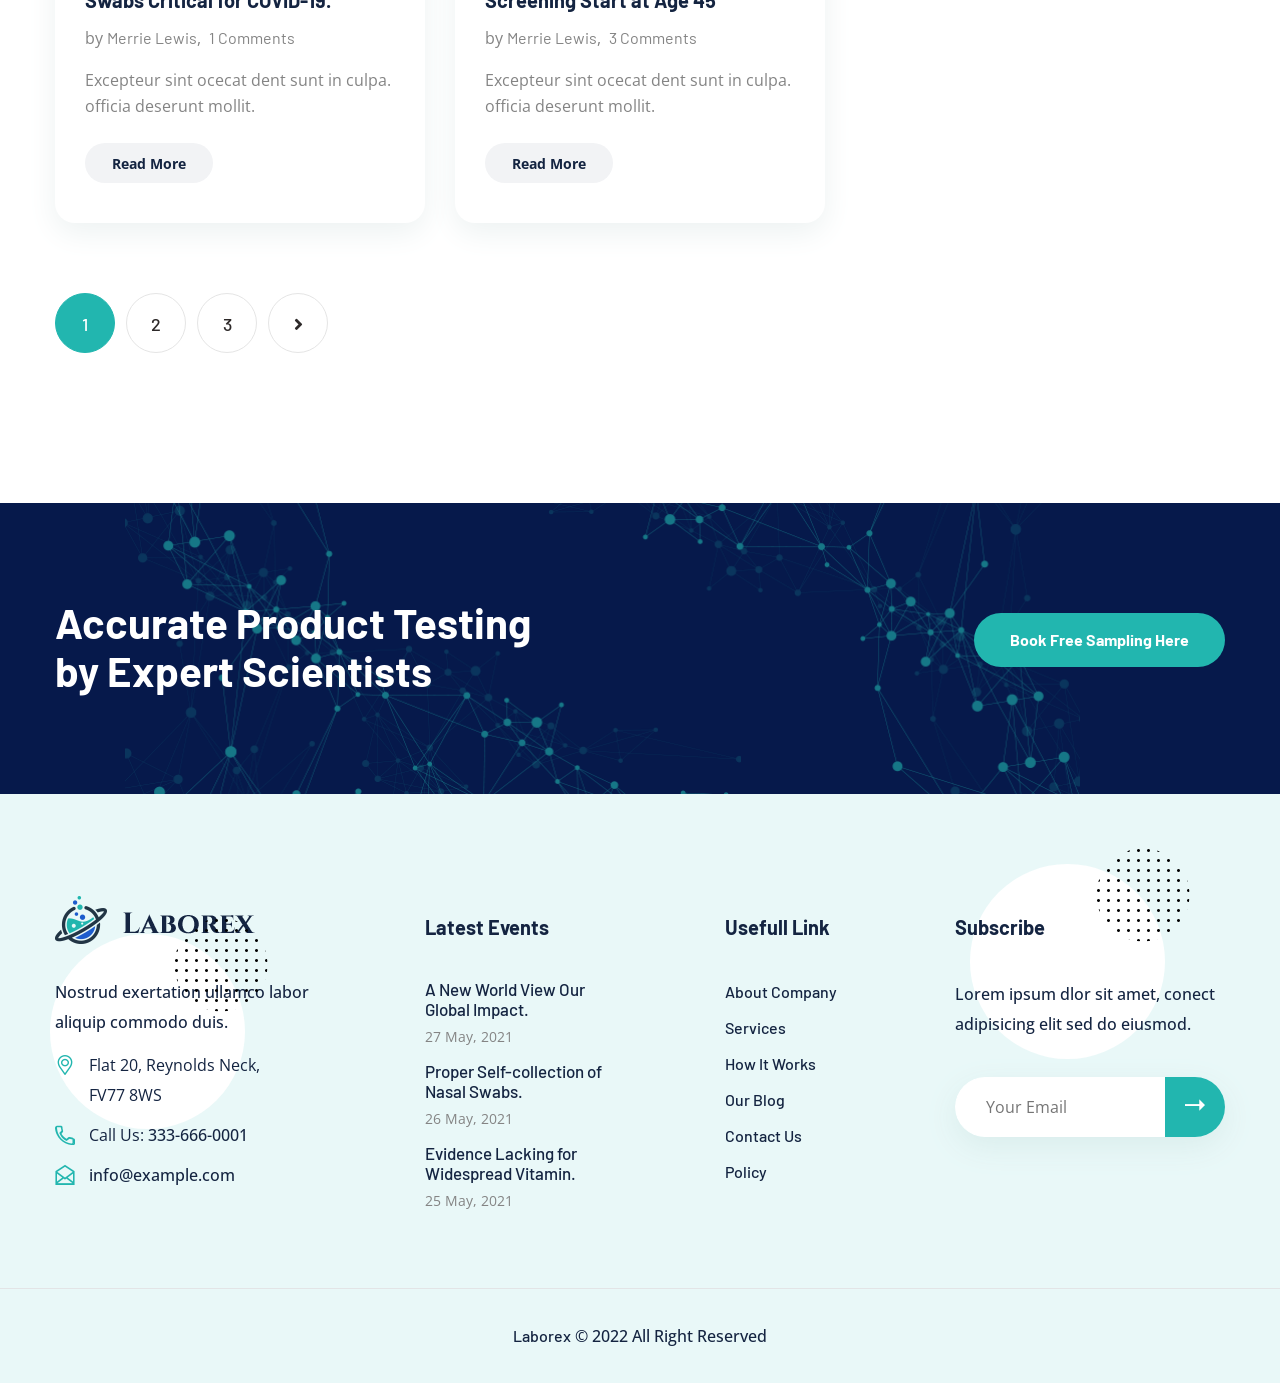
<file: Laborex Pack/Laborex/blog.html>
<!DOCTYPE html>
<html lang="en">
<head>
<meta charset="utf-8">
<meta http-equiv="X-UA-Compatible" content="IE=edge">
<meta name="viewport" content="width=device-width, initial-scale=1.0, maximum-scale=1.0, user-scalable=0">

<title>Laborex - HTML 5 Template Preview</title>

<!-- Fav Icon -->
<link rel="icon" href="assets/images/favicon.ico" type="image/x-icon">

<!-- Google Fonts -->
<link href="https://fonts.googleapis.com/css2?family=Barlow:ital,wght@0,300;0,400;0,500;0,600;0,700;0,800;0,900;1,300;1,400;1,500;1,600;1,700;1,800;1,900&display=swap" rel="stylesheet">
<link href="https://fonts.googleapis.com/css2?family=Open+Sans:ital,wght@0,300;0,400;0,600;0,700;0,800;1,300;1,400;1,600;1,700;1,800&display=swap" rel="stylesheet">

<!-- Stylesheets -->
<link href="assets/css/font-awesome-all.css" rel="stylesheet">
<link href="assets/css/flaticon.css" rel="stylesheet">
<link href="assets/css/owl.css" rel="stylesheet">
<link href="assets/css/bootstrap.css" rel="stylesheet">
<link href="assets/css/jquery.fancybox.min.css" rel="stylesheet">
<link href="assets/css/animate.css" rel="stylesheet">
<link href="assets/css/color.css" rel="stylesheet">
<link href="assets/css/style.css" rel="stylesheet">
<link href="assets/css/responsive.css" rel="stylesheet">

</head>


<!-- page wrapper -->
<body>

    <div class="boxed_wrapper">


        <!-- preloader -->
        <div class="loader-wrap">
            <div class="preloader">
                <div class="preloader-close">Preloader Close</div>
                <div id="handle-preloader" class="handle-preloader">
                    <div class="animation-preloader">
                        <div class="spinner"></div>
                        <div class="txt-loading">
                            <span data-text-preloader="l" class="letters-loading">
                                l
                            </span>
                            <span data-text-preloader="a" class="letters-loading">
                                a
                            </span>
                            <span data-text-preloader="b" class="letters-loading">
                                b
                            </span>
                            <span data-text-preloader="o" class="letters-loading">
                                o
                            </span>
                            <span data-text-preloader="r" class="letters-loading">
                                r
                            </span>
                            <span data-text-preloader="e" class="letters-loading">
                                e
                            </span>
                            <span data-text-preloader="x" class="letters-loading">
                                x
                            </span>
                        </div>
                    </div>  
                </div>
            </div>
        </div>
        <!-- preloader end -->


        <!-- search-popup -->
        <div id="search-popup" class="search-popup">
            <div class="close-search"><span>x</span></div>
            <div class="popup-inner">
                <div class="overlay-layer"></div>
                <div class="search-form">
                    <form method="post" action="index.html">
                        <div class="form-group">
                            <fieldset>
                                <input type="search" class="form-control" name="search-input" value="" placeholder="Search Here" required >
                                <input type="submit" value="Search Now!" class="theme-btn style-four">
                            </fieldset>
                        </div>
                    </form>
                    <h3>Recent Search Keywords</h3>
                    <ul class="recent-searches">
                        <li><a href="index.html">Finance</a></li>
                        <li><a href="index.html">Idea</a></li>
                        <li><a href="index.html">Service</a></li>
                        <li><a href="index.html">Growth</a></li>
                        <li><a href="index.html">Plan</a></li>
                    </ul>
                </div>
            </div>
        </div>
        <!-- search-popup end -->


        <!-- sidebar cart item -->
        <div class="xs-sidebar-group info-group info-sidebar">
            <div class="xs-overlay xs-bg-black"></div>
            <div class="xs-sidebar-widget">
                <div class="sidebar-widget-container">
                    <div class="widget-heading">
                        <a href="#" class="close-side-widget"><i class="fal fa-times"></i></a>
                    </div>
                    <div class="sidebar-textwidget">
                        <div class="sidebar-info-contents">
                            <div class="content-inner">
                                <div class="logo">
                                    <a href="index.html"><img src="assets/images/logo-2.png" alt="" /></a>
                                </div>
                                <div class="content-box">
                                    <h4>Book Now</h4>
                                    <form action="index-2.html" method="post" class="booking-form">
                                        <div class="form-group">
                                            <input type="text" name="name" placeholder="Name" required="">
                                        </div>
                                        <div class="form-group">
                                            <input type="email" name="email" placeholder="Email" required="">
                                        </div>
                                        <div class="form-group">
                                            <textarea name="message" placeholder="Text"></textarea>
                                        </div>
                                        <div class="form-group message-btn">
                                            <button type="submit" class="theme-btn-one">Send Now</button>
                                        </div>
                                    </form>
                                </div>
                                <div class="contact-info">
                                    <h4>Contact Info</h4>
                                    <ul>
                                        <li>Chicago 12, Melborne City, USA</li>
                                        <li><a href="tel:+8801682648101">+88 01682648101</a></li>
                                        <li><a href="mailto:info@example.com">info@example.com</a></li>
                                    </ul>
                                </div>
                                <ul class="social-box">
                                    <li class="facebook"><a href="index.html" class="fab fa-facebook-f"></a></li>
                                    <li class="twitter"><a href="index.html" class="fab fa-twitter"></a></li>
                                    <li class="linkedin"><a href="index.html" class="fab fa-linkedin-in"></a></li>
                                    <li class="instagram"><a href="index.html" class="fab fa-instagram"></a></li>
                                </ul>
                            </div>
                        </div>
                    </div>
                </div>
            </div>
        </div>
        <!-- END sidebar widget item -->


        <!-- main header -->
        <header class="main-header style-two">
            <!-- header-top -->
            <div class="header-top">
                <div class="auto-container">
                    <div class="top-inner clearfix">
                        <ul class="social-links pull-left clearfix">
                            <li><h6>Share with on:</h6></li>
                            <li><a href="index.html"><i class="fab fa-facebook-f"></i></a></li>
                            <li><a href="index.html"><i class="fab fa-twitter"></i></a></li>
                            <li><a href="index.html"><i class="fab fa-instagram"></i></a></li>
                            <li><a href="index.html"><i class="fab fa-pinterest-p"></i></a></li>
                        </ul>
                        <div class="text pull-right">
                            <p><i class="icon-22"></i>Every day: 9:00am - 6:00pm</p>
                        </div>
                    </div>
                </div>
            </div>
            <!-- header-upper -->
            <div class="header-upper-two">
                <div class="auto-container">
                    <div class="upper-inner clearfix">
                        <div class="logo-box pull-left">
                            <figure class="logo"><a href="index.html"><img src="assets/images/logo.png" alt=""></a></figure>
                        </div>
                        <ul class="info-box pull-right clearfix">
                            <li>
                                <i class="icon-28"></i>
                                <h5>Call Us</h5>
                                <p><a href="tel:357984538">+357 984538</a></p>
                            </li>
                            <li>
                                <i class="icon-29"></i>
                                <h5>E-mail Us</h5>
                                <p><a href="mailto:info@example.com">info@example.com</a></p>
                            </li>
                            <li class="btn-box"><a href="research.html" class="theme-btn-one">Request A Quote</a></li>
                        </ul>
                    </div>
                </div>
            </div>
            <!-- header-lower -->
            <div class="header-lower">
                <div class="auto-container">
                    <div class="outer-box clearfix">
                        <div class="menu-area pull-left clearfix">
                            <!--Mobile Navigation Toggler-->
                            <div class="mobile-nav-toggler">
                                <i class="icon-bar"></i>
                                <i class="icon-bar"></i>
                                <i class="icon-bar"></i>
                            </div>
                            <nav class="main-menu navbar-expand-md navbar-light">
                                <div class="collapse navbar-collapse show clearfix" id="navbarSupportedContent">
                                    <ul class="navigation clearfix">
                                        <li class="dropdown"><a href="index.html">Home</a>
                                            <ul>
                                                <li><a href="index.html">Home Page 01</a></li>
                                                <li><a href="index-2.html">Home Page 02</a></li>
                                                <li><a href="index-3.html">Home Page 03</a></li>
                                                <li><a href="index-4.html">Home Page 04</a></li>
                                                <li><a href="index-5.html">Home Page 05</a></li>
                                                <li><a href="index-onepage.html">OnePage Home</a></li>
                                                <li><a href="index-rtl.html">RTL Home</a></li>
                                                <li class="dropdown"><a href="index.html">Header Style</a>
                                                    <ul>
                                                        <li><a href="index.html">Header Style 01</a></li>
                                                        <li><a href="index-2.html">Header Style 02</a></li>
                                                        <li><a href="index-4.html">Header Style 03</a></li>
                                                    </ul>
                                                </li>
                                            </ul>
                                        </li>
                                        <li class="dropdown"><a href="index.html">Pages</a>
                                            <ul>
                                                <li><a href="about.html">About Us</a></li>
                                                <li><a href="research.html">Research</a></li>
                                                <li><a href="books.html">Our Books</a></li>
                                                <li><a href="journal-article.html">Journal Article</a></li>
                                                <li><a href="future-member.html">Future Member</a></li>
                                                <li><a href="testimonial.html">Testimonials</a></li>
                                                <li><a href="faq.html">Faq's</a></li>
                                                <li><a href="error.html">404</a></li>
                                            </ul>
                                        </li>
                                        <li class="dropdown"><a href="index.html">Team</a>
                                            <ul>
                                                <li><a href="team.html">Our Team</a></li>
                                                <li><a href="team-details.html">Team Details</a></li>
                                            </ul>
                                        </li> 
                                        <li class="dropdown"><a href="index.html">Events</a>
                                            <ul>
                                                <li><a href="events.html">Our Events</a></li>
                                                <li><a href="event-details.html">Event Details</a></li>
                                            </ul>
                                        </li> 
                                        <li class="dropdown"><a href="index.html">Elements</a>
                                            <div class="megamenu">
                                                <div class="row clearfix">
                                                    <div class="col-xl-4 column">
                                                        <ul>
                                                            <li><h4>Elements 1</h4></li>
                                                            <li><a href="about-element-1.html">About Block 01</a></li>
                                                            <li><a href="about-element-2.html">About Block 02</a></li>
                                                            <li><a href="about-element-3.html">About Block 03</a></li>
                                                            <li><a href="about-element-4.html">About Block 04</a></li>
                                                            <li><a href="about-element-5.html">About Block 05</a></li>
                                                            <li><a href="service-element-1.html">Service Block 01</a></li>
                                                            <li><a href="service-element-2.html">Service Block 02</a></li>
                                                            <li><a href="service-element-3.html">Service Block 03</a></li>
                                                        </ul>
                                                    </div>
                                                    <div class="col-xl-4 column">
                                                        <ul>
                                                            <li><h4>Elements 2</h4></li>
                                                            <li><a href="service-element-4.html">Service Block 04</a></li>
                                                            <li><a href="team-element-1.html">Team Block 01</a></li>
                                                            <li><a href="team-element-2.html">Team Block 02</a></li>
                                                            <li><a href="team-element-3.html">Team Block 03</a></li>
                                                            <li><a href="team-element-4.html">Team Block 04</a></li>
                                                            <li><a href="event-element-1.html">Event Block 01</a></li>
                                                            <li><a href="event-element-2.html">Event Block 02</a></li>
                                                            <li><a href="news-element-1.html">News Block 01</a></li>
                                                        </ul>
                                                    </div>
                                                    <div class="col-xl-4 column">
                                                        <ul>
                                                            <li><h4>Elements 3</h4></li>
                                                            <li><a href="news-element-2.html">News Block 02</a></li>
                                                            <li><a href="news-element-3.html">News Block 03</a></li>
                                                            <li><a href="news-element-4.html">News Block 04</a></li>
                                                            <li><a href="funfact-element-1.html">Funfact Block 01</a></li>
                                                            <li><a href="funfact-element-2.html">Funfact Block 02</a></li>
                                                            <li><a href="chooseus-element.html">Chooseus Block</a></li>
                                                            <li><a href="video-element.html">Video Block</a></li>
                                                            <li><a href="cta-element.html">Cta Block</a></li>
                                                        </ul>
                                                    </div>                                   
                                                </div>                                        
                                            </div>
                                        </li> 
                                        <li class="dropdown"><a href="index.html">Gallery</a>
                                            <ul>
                                                <li><a href="gallery.html">Gallery 01</a></li>
                                                <li><a href="gallery-2.html">Gallery 02</a></li>
                                            </ul>
                                        </li>
                                        <li class="current dropdown"><a href="index.html">Blog</a>
                                            <ul>
                                                <li><a href="blog.html">Blog 01</a></li>
                                                <li><a href="blog-2.html">Blog 02</a></li>
                                                <li><a href="blog-3.html">Blog 03</a></li>
                                                <li><a href="blog-details.html">Blog Details</a></li>
                                            </ul>
                                        </li>  
                                        <li><a href="contact.html">Contact</a></li>   
                                    </ul>
                                </div>
                            </nav>
                        </div>
                        <ul class="menu-right-content pull-right clearfix">
                            <li class="search-btn">
                                <button type="button" class="search-toggler"><i class="icon-1"></i></button>
                            </li>
                            <li class="nav-btn nav-toggler navSidebar-button clearfix">
                                <button><i class="icon-30"></i></button>
                            </li>
                        </ul>
                    </div>
                </div>
            </div>

            <!--sticky Header-->
            <div class="sticky-header">
                <div class="auto-container">
                    <div class="outer-box clearfix">
                        <div class="menu-area pull-left">
                            <nav class="main-menu clearfix">
                                <!--Keep This Empty / Menu will come through Javascript-->
                            </nav>
                        </div>
                        <ul class="menu-right-content pull-right clearfix">
                            <li class="search-btn">
                                <button type="button" class="search-toggler"><i class="icon-1"></i></button>
                            </li>
                            <li class="nav-btn nav-toggler navSidebar-button clearfix">
                                <button><i class="icon-30"></i></button>
                            </li>
                        </ul>
                    </div>
                </div>
            </div>
        </header>
        <!-- main-header end -->

        <!-- Mobile Menu  -->
        <div class="mobile-menu">
            <div class="menu-backdrop"></div>
            <div class="close-btn"><i class="fas fa-times"></i></div>
            
            <nav class="menu-box">
                <div class="nav-logo"><a href="index.html"><img src="assets/images/logo-2.png" alt="" title=""></a></div>
                <div class="menu-outer"><!--Here Menu Will Come Automatically Via Javascript / Same Menu as in Header--></div>
                <div class="contact-info">
                    <h4>Contact Info</h4>
                    <ul>
                        <li>Chicago 12, Melborne City, USA</li>
                        <li><a href="tel:+8801682648101">+88 01682648101</a></li>
                        <li><a href="mailto:info@example.com">info@example.com</a></li>
                    </ul>
                </div>
                <div class="social-links">
                    <ul class="clearfix">
                        <li><a href="index.html"><span class="fab fa-twitter"></span></a></li>
                        <li><a href="index.html"><span class="fab fa-facebook-square"></span></a></li>
                        <li><a href="index.html"><span class="fab fa-pinterest-p"></span></a></li>
                        <li><a href="index.html"><span class="fab fa-instagram"></span></a></li>
                        <li><a href="index.html"><span class="fab fa-youtube"></span></a></li>
                    </ul>
                </div>
            </nav>
        </div>
        <!-- End Mobile Menu -->


        <!-- Page Title -->
        <section class="page-title centred" style="background-image: url(assets/images/background/page-title.jpg);">
            <div class="auto-container">
                <div class="content-box">
                    <div class="shape" style="background-image: url(assets/images/shape/shape-63.png);"></div>
                    <div class="title">
                        <h1>Blog 1</h1>
                    </div>
                    <ul class="bread-crumb clearfix">
                        <li><a href="index.html">Home</a></li>
                        <li>Blog 1</li>
                    </ul>
                </div>
            </div>
        </section>
        <!-- End Page Title -->


        <!-- sidebar-page-container -->
        <section class="sidebar-page-container sec-pad-2">
            <div class="auto-container">
                <div class="row clearfix">
                    <div class="col-lg-8 col-md-12 col-sm-12 content-side">
                        <div class="blog-grid-content">
                            <div class="row clearfix">
                                <div class="col-lg-6 col-md-6 col-sm-12 news-block">
                                    <div class="news-block-one">
                                        <div class="inner-box">
                                            <figure class="image-box">
                                                <a href="blog-details.html"><i class="fas fa-link"></i></a>
                                                <img src="assets/images/news/news-1.jpg" alt="">
                                            </figure>
                                            <div class="lower-content">
                                                <div class="shape" style="background-image: url(assets/images/shape/shape-13.png);"></div>
                                                <div class="post-date"><h3>14<span>MAR</span></h3></div>
                                                <h4><a href="blog-details.html">Task Force Proposes Colon Cancer Screening Start at Age 45</a></h4>
                                                <div class="post-info">
                                                    <p>by <a href="blog-details.html">Merrie Lewis</a>,&nbsp;&nbsp;<a href="blog-details.html">3 Comments</a></p>
                                                </div>
                                                <p>Excepteur sint ocecat dent sunt in culpa. officia deserunt mollit.</p>
                                                <div class="btn-box"><a href="blog-details.html" class="theme-btn-two">Read More</a></div>
                                            </div>
                                        </div>
                                    </div>
                                </div>
                                <div class="col-lg-6 col-md-6 col-sm-12 news-block">
                                    <div class="news-block-one">
                                        <div class="inner-box">
                                            <figure class="image-box">
                                                <a href="blog-details.html"><i class="fas fa-link"></i></a>
                                                <img src="assets/images/news/news-2.jpg" alt="">
                                            </figure>
                                            <div class="lower-content">
                                                <div class="shape" style="background-image: url(assets/images/shape/shape-13.png);"></div>
                                                <div class="post-date"><h3>15<span>MAY</span></h3></div>
                                                <h4><a href="blog-details.html">Evidence Lacking for Widespread Vitamin D Deficiency.</a></h4>
                                                <div class="post-info">
                                                    <p>by <a href="blog-details.html">Merrie Lewis</a>,&nbsp;&nbsp;<a href="blog-details.html">0 Comments</a></p>
                                                </div>
                                                <p>Excepteur sint ocecat dent sunt in culpa. officia deserunt mollit.</p>
                                                <div class="btn-box"><a href="blog-details.html" class="theme-btn-two">Read More</a></div>
                                            </div>
                                        </div>
                                    </div>
                                </div>
                                <div class="col-lg-6 col-md-6 col-sm-12 news-block">
                                    <div class="news-block-one">
                                        <div class="inner-box">
                                            <figure class="image-box">
                                                <a href="blog-details.html"><i class="fas fa-link"></i></a>
                                                <img src="assets/images/news/news-3.jpg" alt="">
                                            </figure>
                                            <div class="lower-content">
                                                <div class="shape" style="background-image: url(assets/images/shape/shape-13.png);"></div>
                                                <div class="post-date"><h3>16<span>MAY</span></h3></div>
                                                <h4><a href="blog-details.html">Proper Self-collection of Nasal Swabs Critical for COVID-19.</a></h4>
                                                <div class="post-info">
                                                    <p>by <a href="blog-details.html">Merrie Lewis</a>,&nbsp;&nbsp;<a href="blog-details.html">4 Comments</a></p>
                                                </div>
                                                <p>Excepteur sint ocecat dent sunt in culpa. officia deserunt mollit.</p>
                                                <div class="btn-box"><a href="blog-details.html" class="theme-btn-two">Read More</a></div>
                                            </div>
                                        </div>
                                    </div>
                                </div>
                                <div class="col-lg-6 col-md-6 col-sm-12 news-block">
                                    <div class="news-block-one">
                                        <div class="inner-box">
                                            <figure class="image-box">
                                                <a href="blog-details.html"><i class="fas fa-link"></i></a>
                                                <img src="assets/images/news/news-6.jpg" alt="">
                                            </figure>
                                            <div class="lower-content">
                                                <div class="shape" style="background-image: url(assets/images/shape/shape-13.png);"></div>
                                                <div class="post-date"><h3>17<span>MAY</span></h3></div>
                                                <h4><a href="blog-details.html">Task Force Proposes Colon Cancer Screening Start at Age 45</a></h4>
                                                <div class="post-info">
                                                    <p>by <a href="blog-details.html">Merrie Lewis</a>,&nbsp;&nbsp;<a href="blog-details.html">2 Comments</a></p>
                                                </div>
                                                <p>Excepteur sint ocecat dent sunt in culpa. officia deserunt mollit.</p>
                                                <div class="btn-box"><a href="blog-details.html" class="theme-btn-two">Read More</a></div>
                                            </div>
                                        </div>
                                    </div>
                                </div>
                                <div class="col-lg-6 col-md-6 col-sm-12 news-block">
                                    <div class="news-block-one">
                                        <div class="inner-box">
                                            <figure class="image-box">
                                                <a href="blog-details.html"><i class="fas fa-link"></i></a>
                                                <img src="assets/images/news/news-7.jpg" alt="">
                                            </figure>
                                            <div class="lower-content">
                                                <div class="shape" style="background-image: url(assets/images/shape/shape-13.png);"></div>
                                                <div class="post-date"><h3>18<span>MAY</span></h3></div>
                                                <h4><a href="blog-details.html">Evidence Lacking for Widespread Vitamin D Deficiency.</a></h4>
                                                <div class="post-info">
                                                    <p>by <a href="blog-details.html">Merrie Lewis</a>,&nbsp;&nbsp;<a href="blog-details.html">5 Comments</a></p>
                                                </div>
                                                <p>Excepteur sint ocecat dent sunt in culpa. officia deserunt mollit.</p>
                                                <div class="btn-box"><a href="blog-details.html" class="theme-btn-two">Read More</a></div>
                                            </div>
                                        </div>
                                    </div>
                                </div>
                                <div class="col-lg-6 col-md-6 col-sm-12 news-block">
                                    <div class="news-block-one">
                                        <div class="inner-box">
                                            <figure class="image-box">
                                                <a href="blog-details.html"><i class="fas fa-link"></i></a>
                                                <img src="assets/images/news/news-8.jpg" alt="">
                                            </figure>
                                            <div class="lower-content">
                                                <div class="shape" style="background-image: url(assets/images/shape/shape-13.png);"></div>
                                                <div class="post-date"><h3>19<span>MAY</span></h3></div>
                                                <h4><a href="blog-details.html">Proper Self-collection of Nasal Swabs Critical for COVID-19.</a></h4>
                                                <div class="post-info">
                                                    <p>by <a href="blog-details.html">Merrie Lewis</a>,&nbsp;&nbsp;<a href="blog-details.html">4 Comments</a></p>
                                                </div>
                                                <p>Excepteur sint ocecat dent sunt in culpa. officia deserunt mollit.</p>
                                                <div class="btn-box"><a href="blog-details.html" class="theme-btn-two">Read More</a></div>
                                            </div>
                                        </div>
                                    </div>
                                </div>
                                <div class="col-lg-6 col-md-6 col-sm-12 news-block">
                                    <div class="news-block-one">
                                        <div class="inner-box">
                                            <figure class="image-box">
                                                <a href="blog-details.html"><i class="fas fa-link"></i></a>
                                                <img src="assets/images/news/news-9.jpg" alt="">
                                            </figure>
                                            <div class="lower-content">
                                                <div class="shape" style="background-image: url(assets/images/shape/shape-13.png);"></div>
                                                <div class="post-date"><h3>20<span>MAY</span></h3></div>
                                                <h4><a href="blog-details.html">Task Force Proposes Colon Cancer Screening Start at Age 45</a></h4>
                                                <div class="post-info">
                                                    <p>by <a href="blog-details.html">Merrie Lewis</a>,&nbsp;&nbsp;<a href="blog-details.html">6 Comments</a></p>
                                                </div>
                                                <p>Excepteur sint ocecat dent sunt in culpa. officia deserunt mollit.</p>
                                                <div class="btn-box"><a href="blog-details.html" class="theme-btn-two">Read More</a></div>
                                            </div>
                                        </div>
                                    </div>
                                </div>
                                <div class="col-lg-6 col-md-6 col-sm-12 news-block">
                                    <div class="news-block-one">
                                        <div class="inner-box">
                                            <figure class="image-box">
                                                <a href="blog-details.html"><i class="fas fa-link"></i></a>
                                                <img src="assets/images/news/news-10.jpg" alt="">
                                            </figure>
                                            <div class="lower-content">
                                                <div class="shape" style="background-image: url(assets/images/shape/shape-13.png);"></div>
                                                <div class="post-date"><h3>21<span>MAY</span></h3></div>
                                                <h4><a href="blog-details.html">Evidence Lacking for Widespread Vitamin D Deficiency.</a></h4>
                                                <div class="post-info">
                                                    <p>by <a href="blog-details.html">Merrie Lewis</a>,&nbsp;&nbsp;<a href="blog-details.html">7 Comments</a></p>
                                                </div>
                                                <p>Excepteur sint ocecat dent sunt in culpa. officia deserunt mollit.</p>
                                                <div class="btn-box"><a href="blog-details.html" class="theme-btn-two">Read More</a></div>
                                            </div>
                                        </div>
                                    </div>
                                </div>
                                <div class="col-lg-6 col-md-6 col-sm-12 news-block">
                                    <div class="news-block-one">
                                        <div class="inner-box">
                                            <figure class="image-box">
                                                <a href="blog-details.html"><i class="fas fa-link"></i></a>
                                                <img src="assets/images/news/news-11.jpg" alt="">
                                            </figure>
                                            <div class="lower-content">
                                                <div class="shape" style="background-image: url(assets/images/shape/shape-13.png);"></div>
                                                <div class="post-date"><h3>22<span>MAY</span></h3></div>
                                                <h4><a href="blog-details.html">Proper Self-collection of Nasal Swabs Critical for COVID-19.</a></h4>
                                                <div class="post-info">
                                                    <p>by <a href="blog-details.html">Merrie Lewis</a>,&nbsp;&nbsp;<a href="blog-details.html">1 Comments</a></p>
                                                </div>
                                                <p>Excepteur sint ocecat dent sunt in culpa. officia deserunt mollit.</p>
                                                <div class="btn-box"><a href="blog-details.html" class="theme-btn-two">Read More</a></div>
                                            </div>
                                        </div>
                                    </div>
                                </div>
                                <div class="col-lg-6 col-md-6 col-sm-12 news-block">
                                    <div class="news-block-one">
                                        <div class="inner-box">
                                            <figure class="image-box">
                                                <a href="blog-details.html"><i class="fas fa-link"></i></a>
                                                <img src="assets/images/news/news-12.jpg" alt="">
                                            </figure>
                                            <div class="lower-content">
                                                <div class="shape" style="background-image: url(assets/images/shape/shape-13.png);"></div>
                                                <div class="post-date"><h3>23<span>MAY</span></h3></div>
                                                <h4><a href="blog-details.html">Task Force Proposes Colon Cancer Screening Start at Age 45</a></h4>
                                                <div class="post-info">
                                                    <p>by <a href="blog-details.html">Merrie Lewis</a>,&nbsp;&nbsp;<a href="blog-details.html">3 Comments</a></p>
                                                </div>
                                                <p>Excepteur sint ocecat dent sunt in culpa. officia deserunt mollit.</p>
                                                <div class="btn-box"><a href="blog-details.html" class="theme-btn-two">Read More</a></div>
                                            </div>
                                        </div>
                                    </div>
                                </div>
                            </div>
                            <div class="pagination-wrapper">
                                <ul class="pagination clearfix">
                                    <li><a href="blog.html" class="current">1</a></li>
                                    <li><a href="blog.html">2</a></li>
                                    <li><a href="blog.html">3</a></li>
                                    <li><a href="blog.html"><i class="fas fa-angle-right"></i></a></li>
                                </ul>
                            </div>
                        </div>
                    </div>
                    <div class="col-lg-4 col-md-12 col-sm-12 sidebar-side">
                        <div class="blog-sidebar">
                            <div class="sidebar-widget search-widget">
                                <div class="widget-title">
                                    <h3>Search</h3>
                                </div>
                                <form action="blog.html" method="post" class="search-form">
                                    <div class="form-group">
                                        <input type="search" name="search-field" placeholder="Search" required="">
                                        <button type="submit"><i class="icon-1"></i></button>
                                    </div>
                                </form>
                            </div>
                            <div class="sidebar-widget category-widget">
                                <div class="widget-title">
                                    <h3>Categories</h3>
                                </div>
                                <div class="widget-content">
                                    <ul class="category-list clearfix">
                                        <li><a href="blog-details.html">Asmodeus</a></li>
                                        <li><a href="blog-details.html">Chastening</a></li>
                                        <li><a href="blog-details.html">Dispatch</a></li>
                                        <li><a href="blog-details.html">Dispatch</a></li>
                                        <li><a href="blog-details.html">Medical</a></li>
                                    </ul>
                                </div>
                            </div>
                            <div class="sidebar-widget post-widget">
                                <div class="widget-title">
                                    <h3>Latest News</h3>
                                </div>
                                <div class="post-inner">
                                    <div class="post">
                                        <p>October 18, 2020</p>
                                        <h5><a href="blog-details.html">Consequntur eos magni dolore.</a></h5>
                                    </div>
                                    <div class="post">
                                        <p>October 17, 2020</p>
                                        <h5><a href="blog-details.html">Magni dolore qui ratione seque.</a></h5>
                                    </div>
                                    <div class="post">
                                        <p>October 16, 2020</p>
                                        <h5><a href="blog-details.html">Ratone magni sed dolore eos.</a></h5>
                                    </div>
                                </div>
                            </div>
                            <div class="sidebar-widget category-widget">
                                <div class="widget-title">
                                    <h3>Archives</h3>
                                </div>
                                <div class="widget-content">
                                    <ul class="category-list clearfix">
                                        <li><a href="blog-details.html">November 2016</a></li>
                                        <li><a href="blog-details.html">December 2017</a></li>
                                        <li><a href="blog-details.html">January 2018</a></li>
                                        <li><a href="blog-details.html">February 2019</a></li>
                                        <li><a href="blog-details.html">March 2020</a></li>
                                    </ul>
                                </div>
                            </div>
                            <div class="sidebar-widget tags-widget">
                                <div class="widget-title">
                                    <h3>Tags</h3>
                                </div>
                                <div class="widget-content">
                                    <ul class="tags-list clearfix">
                                        <li><a href="blog-details.html">Medical</a></li>
                                        <li><a href="blog-details.html">Event</a></li>
                                        <li><a href="blog-details.html">Course</a></li>
                                        <li><a href="blog-details.html">Research</a></li>
                                        <li><a href="blog-details.html">Life</a></li>
                                        <li><a href="blog-details.html">Faculty</a></li>
                                        <li><a href="blog-details.html">Laboratory</a></li>
                                    </ul>
                                </div>
                            </div>
                        </div>
                    </div>
                </div>
            </div>
        </section>
        <!-- sidebar-page-container end -->


        <!-- cta-style-two -->
        <section class="cta-style-two bg-color-4">
            <div class="pattern-layer">
                <div class="pattern-1" style="background-image: url(assets/images/shape/shape-61.png);"></div>
                <div class="pattern-2" style="background-image: url(assets/images/shape/shape-62.png);"></div>
            </div>
            <div class="auto-container">
                <div class="inner-box clearfix">
                    <div class="text pull-left">
                        <h2>Accurate Product Testing <br />by Expert Scientists</h2>
                    </div>
                    <div class="btn-box pull-right">
                        <a href="index-4.html" class="theme-btn-one">Book Free Sampling Here</a>
                    </div>
                </div>
            </div>
        </section>
        <!-- cta-style-two end -->


        <!-- main-footer -->
        <footer class="main-footer bg-color-1">
            <div class="footer-top">
                <div class="shape">
                    <div class="shape-1 rotate-me" style="background-image: url(assets/images/shape/shape-14.png);"></div>
                    <div class="shape-2 rotate-me" style="background-image: url(assets/images/shape/shape-14.png);"></div>
                    <div class="shape-3"></div>
                    <div class="shape-4"></div>
                </div>
                <div class="auto-container">
                    <div class="row clearfix">
                        <div class="col-lg-3 col-md-6 col-sm-12 footer-column">
                            <div class="footer-widget logo-widget">
                                <div class="footer-logo">
                                    <figure class="logo"><a href="index.html"><img src="assets/images/footer-logo.png" alt=""></a></figure>
                                </div>
                                <div class="text">
                                    <p>Nostrud exertation ullamco labor aliquip commodo duis.</p>
                                    <ul class="info clearfix">
                                        <li><i class="icon-26"></i>Flat 20, Reynolds Neck, <br />FV77 8WS</li>
                                        <li><i class="icon-24"></i>Call Us: <a href="tel:3336660001">333-666-0001</a></li>
                                        <li><i class="icon-25"></i><a href="mailto:info@example.com">info@example.com</a></li>
                                    </ul>
                                </div>
                            </div>
                        </div>
                        <div class="col-lg-3 col-md-6 col-sm-12 footer-column">
                            <div class="footer-widget post-widget ml-70">
                                <div class="widget-title">
                                    <h4>Latest Events</h4>
                                </div>
                                <div class="post-inner">
                                    <div class="post">
                                        <h5><a href="blog-details.html">A New World View Our Global Impact.</a></h5>
                                        <span class="post-date">27 May, 2021</span>
                                    </div>
                                    <div class="post">
                                        <h5><a href="blog-details.html">Proper Self-collection of Nasal Swabs.</a></h5>
                                        <span class="post-date">26 May, 2021</span>
                                    </div>
                                    <div class="post">
                                        <h5><a href="blog-details.html">Evidence Lacking for Widespread Vitamin.</a></h5>
                                        <span class="post-date">25 May, 2021</span>
                                    </div>
                                </div>
                            </div>
                        </div>
                        <div class="col-lg-3 col-md-6 col-sm-12 footer-column">
                            <div class="footer-widget links-widget ml-70">
                                <div class="widget-title">
                                    <h4>Usefull Link</h4>
                                </div>
                                <div class="widget-content">
                                    <ul class="links-list clearfix">
                                        <li><a href="index.html">About Company</a></li>
                                        <li><a href="index.html">Services</a></li>
                                        <li><a href="index.html">How It Works</a></li>
                                        <li><a href="index.html">Our Blog</a></li>
                                        <li><a href="index.html">Contact Us</a></li>
                                        <li><a href="index.html">Policy</a></li>
                                    </ul>
                                </div>
                            </div>
                        </div>
                        <div class="col-lg-3 col-md-6 col-sm-12 footer-column">
                            <div class="footer-widget subscribe-widget">
                                <div class="widget-title">
                                    <h4>Subscribe</h4>
                                </div>
                                <div class="widget-content">
                                    <p>Lorem ipsum dlor sit amet, conect adipisicing elit sed do eiusmod.</p>
                                    <form action="contact.html" method="post" class="subscribe-form">
                                        <div class="form-group">
                                            <input type="email" name="email" placeholder="Your Email" required="">
                                            <button type="submit"><i class="icon-27"></i></button>
                                        </div>
                                    </form>
                                </div>
                            </div>
                        </div>
                    </div>
                </div>
            </div>
            <div class="footer-bottom centred">
                <div class="auto-container">
                    <div class="copyright">
                        <p><a href="index.html">Laborex</a> &copy; 2022 All Right Reserved</p>
                    </div>
                </div>
            </div>
        </footer>
        <!-- main-footer end -->



        <!--Scroll to top-->
        <button class="scroll-top scroll-to-target" data-target="html">
            <span class="fal fa-angle-up"></span>
        </button>
    </div>


    <!-- jequery plugins -->
    <script src="assets/js/jquery.js"></script>
    <script src="assets/js/popper.min.js"></script>
    <script src="assets/js/bootstrap.min.js"></script>
    <script src="assets/js/owl.js"></script>
    <script src="assets/js/wow.js"></script>
    <script src="assets/js/validation.js"></script>
    <script src="assets/js/jquery.fancybox.js"></script>
    <script src="assets/js/appear.js"></script>
    <script src="assets/js/isotope.js"></script>
    <script src="assets/js/jquery.nice-select.min.js"></script>
    <script src="assets/js/nav-tool.js"></script>
    <script src="assets/js/jquery.paroller.min.js"></script>

    <!-- main-js -->
    <script src="assets/js/script.js"></script>

</body><!-- End of .page_wrapper -->
</html>
</file>
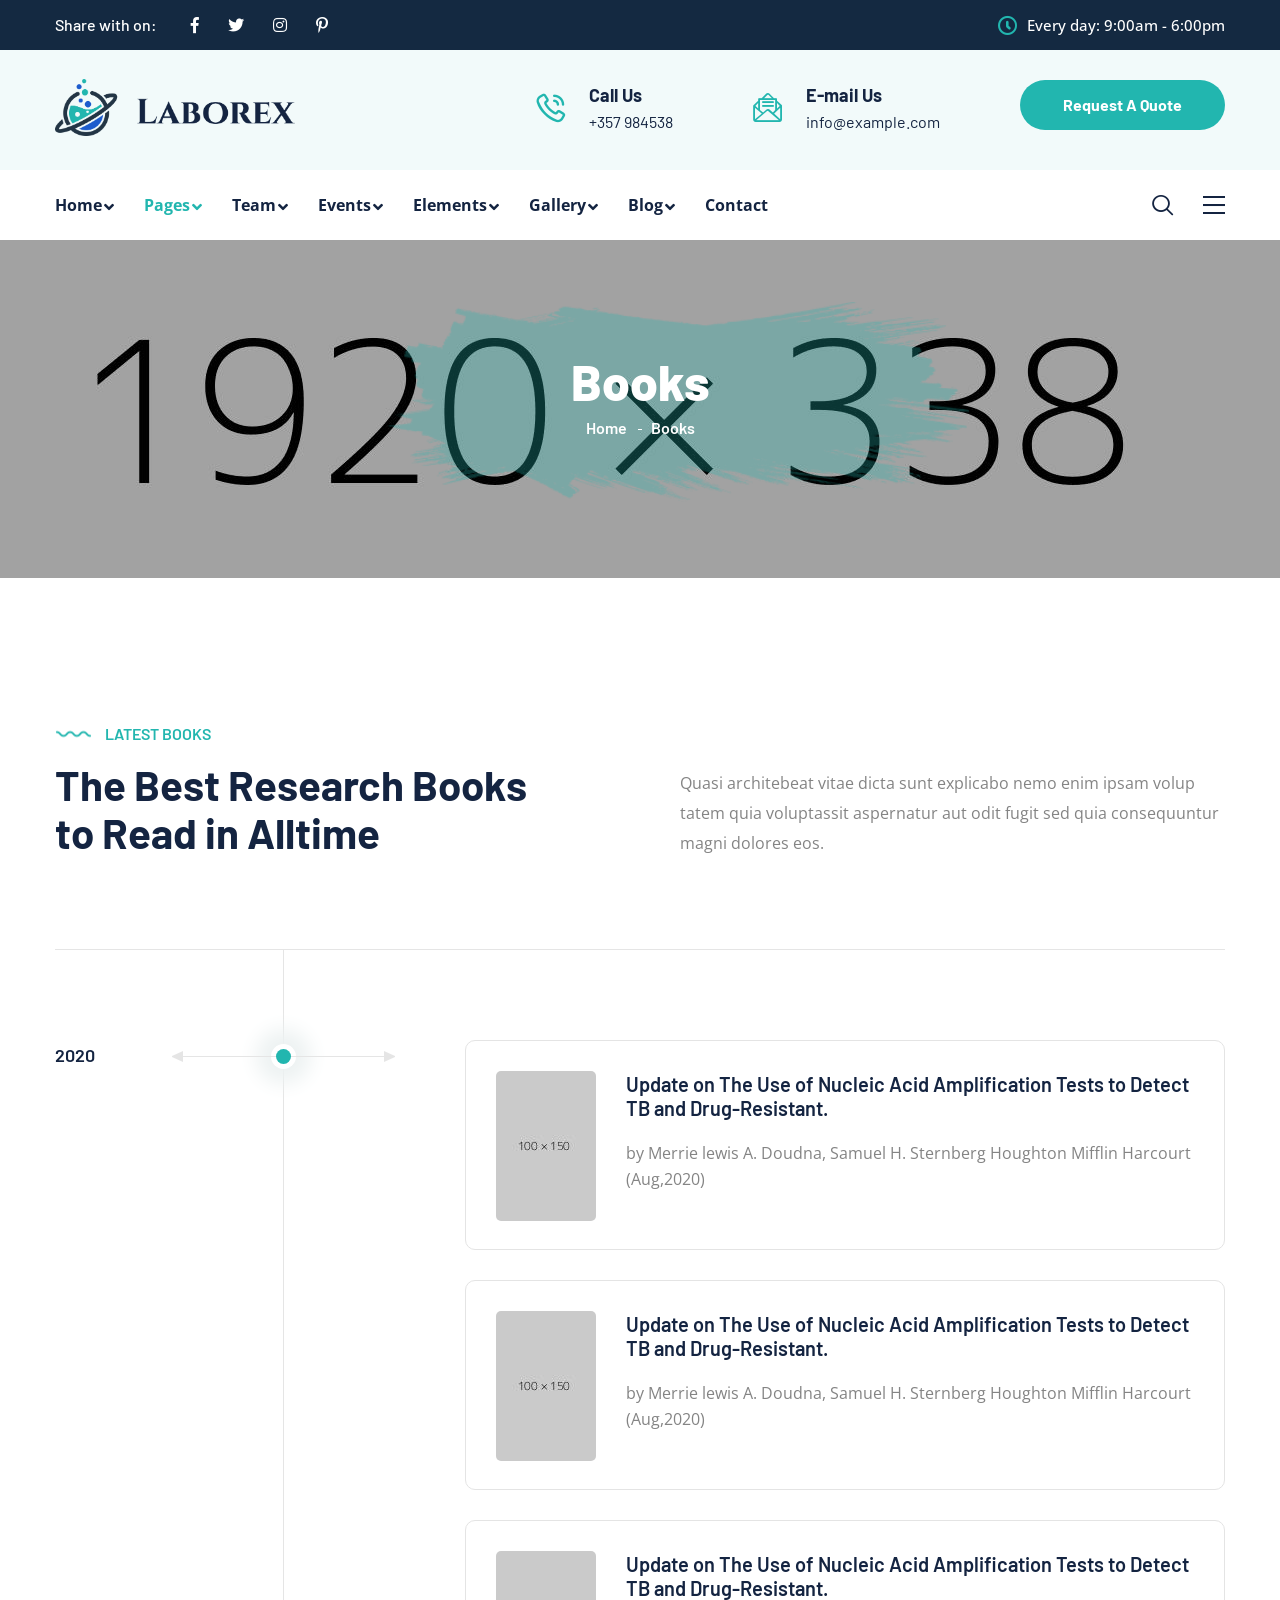
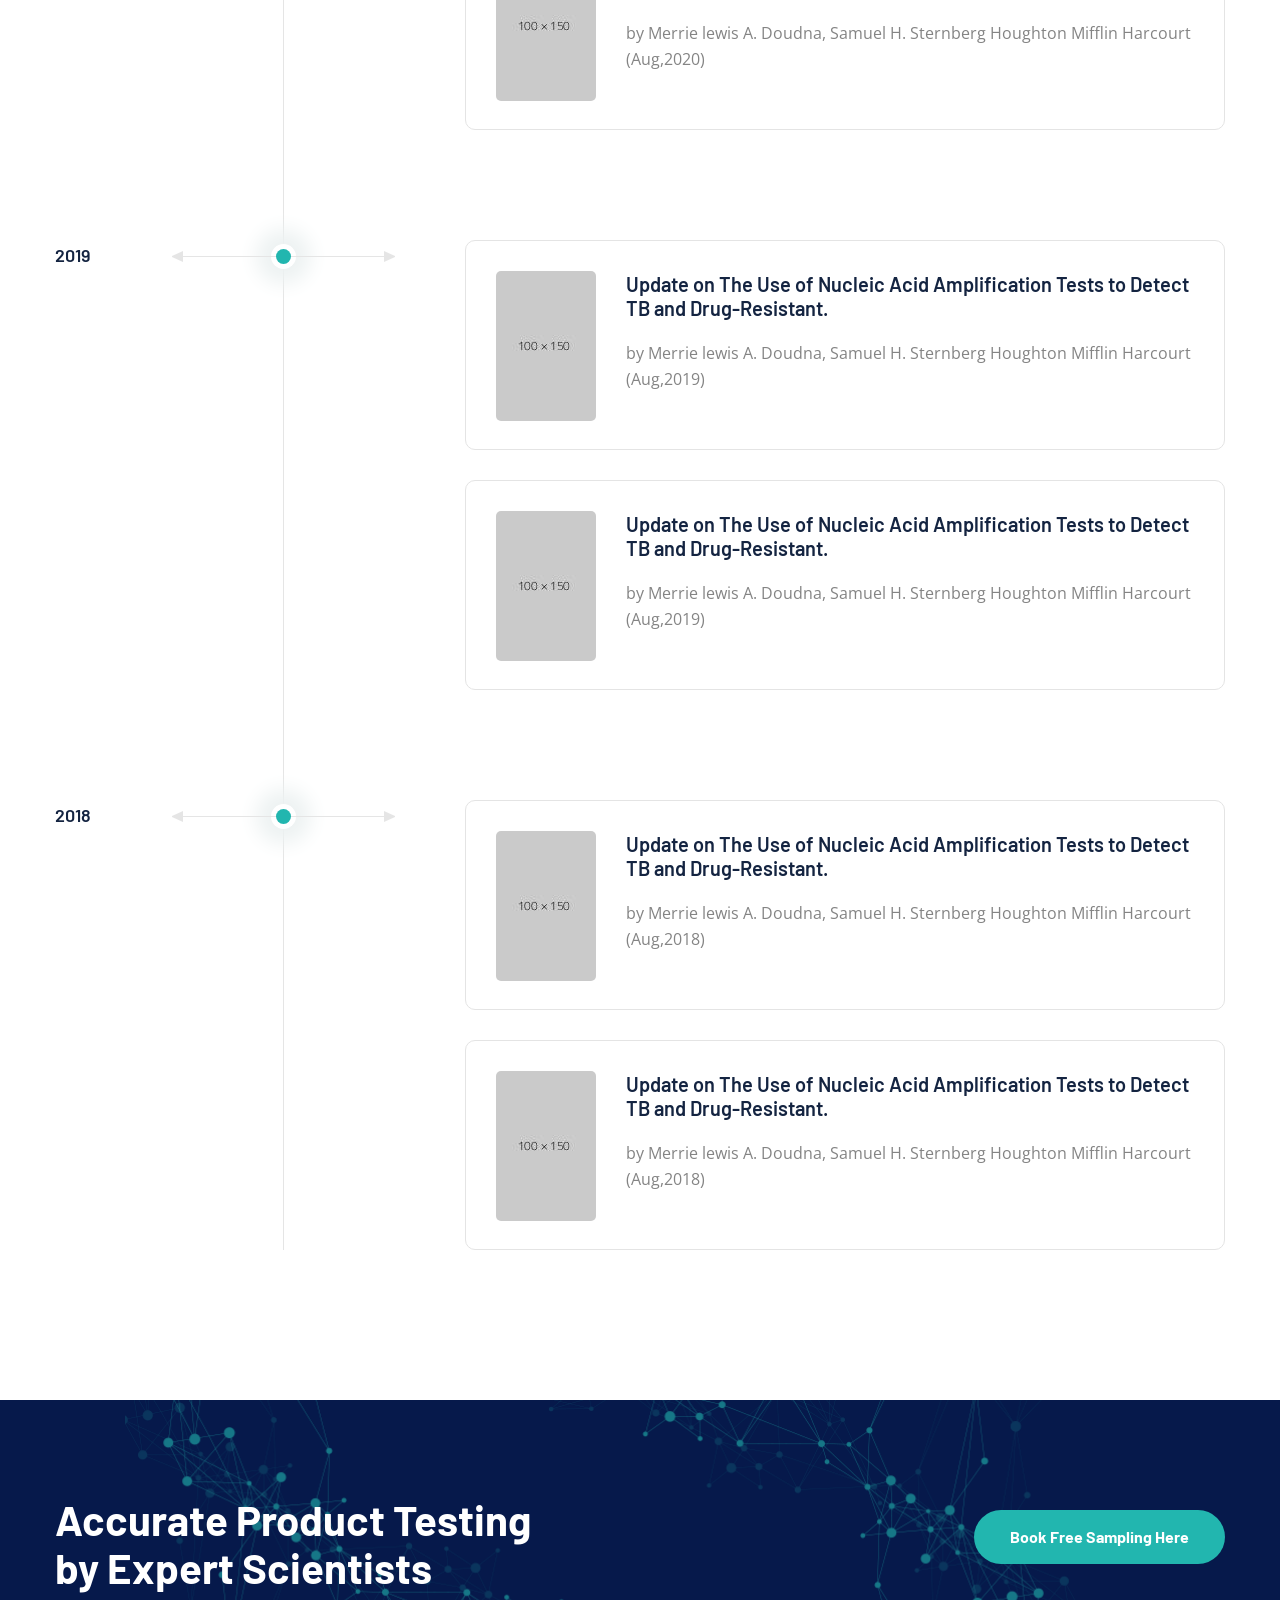
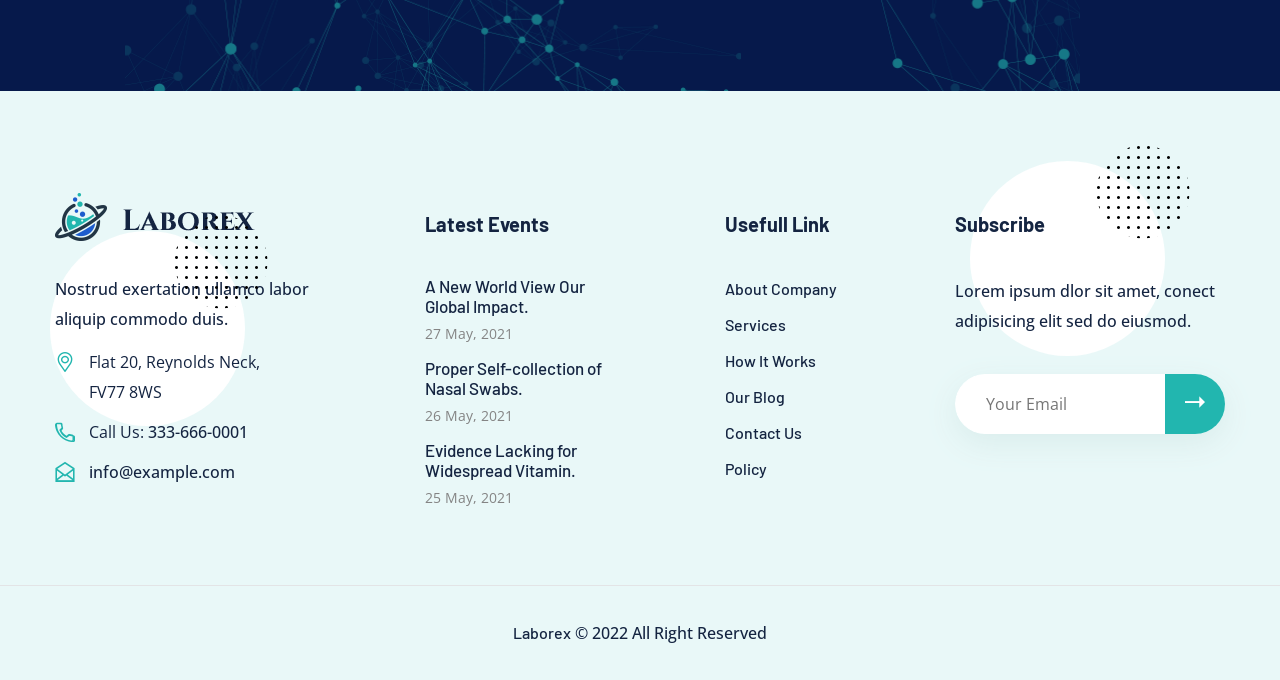
<file: Laborex Pack/Laborex/books.html>
<!DOCTYPE html>
<html lang="en">
<head>
<meta charset="utf-8">
<meta http-equiv="X-UA-Compatible" content="IE=edge">
<meta name="viewport" content="width=device-width, initial-scale=1.0, maximum-scale=1.0, user-scalable=0">

<title>Laborex - HTML 5 Template Preview</title>

<!-- Fav Icon -->
<link rel="icon" href="assets/images/favicon.ico" type="image/x-icon">

<!-- Google Fonts -->
<link href="https://fonts.googleapis.com/css2?family=Barlow:ital,wght@0,300;0,400;0,500;0,600;0,700;0,800;0,900;1,300;1,400;1,500;1,600;1,700;1,800;1,900&display=swap" rel="stylesheet">
<link href="https://fonts.googleapis.com/css2?family=Open+Sans:ital,wght@0,300;0,400;0,600;0,700;0,800;1,300;1,400;1,600;1,700;1,800&display=swap" rel="stylesheet">

<!-- Stylesheets -->
<link href="assets/css/font-awesome-all.css" rel="stylesheet">
<link href="assets/css/flaticon.css" rel="stylesheet">
<link href="assets/css/owl.css" rel="stylesheet">
<link href="assets/css/bootstrap.css" rel="stylesheet">
<link href="assets/css/jquery.fancybox.min.css" rel="stylesheet">
<link href="assets/css/animate.css" rel="stylesheet">
<link href="assets/css/color.css" rel="stylesheet">
<link href="assets/css/style.css" rel="stylesheet">
<link href="assets/css/responsive.css" rel="stylesheet">

</head>


<!-- page wrapper -->
<body>

    <div class="boxed_wrapper">


        <!-- preloader -->
        <div class="loader-wrap">
            <div class="preloader">
                <div class="preloader-close">Preloader Close</div>
                <div id="handle-preloader" class="handle-preloader">
                    <div class="animation-preloader">
                        <div class="spinner"></div>
                        <div class="txt-loading">
                            <span data-text-preloader="l" class="letters-loading">
                                l
                            </span>
                            <span data-text-preloader="a" class="letters-loading">
                                a
                            </span>
                            <span data-text-preloader="b" class="letters-loading">
                                b
                            </span>
                            <span data-text-preloader="o" class="letters-loading">
                                o
                            </span>
                            <span data-text-preloader="r" class="letters-loading">
                                r
                            </span>
                            <span data-text-preloader="e" class="letters-loading">
                                e
                            </span>
                            <span data-text-preloader="x" class="letters-loading">
                                x
                            </span>
                        </div>
                    </div>  
                </div>
            </div>
        </div>
        <!-- preloader end -->


        <!-- search-popup -->
        <div id="search-popup" class="search-popup">
            <div class="close-search"><span>x</span></div>
            <div class="popup-inner">
                <div class="overlay-layer"></div>
                <div class="search-form">
                    <form method="post" action="index.html">
                        <div class="form-group">
                            <fieldset>
                                <input type="search" class="form-control" name="search-input" value="" placeholder="Search Here" required >
                                <input type="submit" value="Search Now!" class="theme-btn style-four">
                            </fieldset>
                        </div>
                    </form>
                    <h3>Recent Search Keywords</h3>
                    <ul class="recent-searches">
                        <li><a href="index.html">Finance</a></li>
                        <li><a href="index.html">Idea</a></li>
                        <li><a href="index.html">Service</a></li>
                        <li><a href="index.html">Growth</a></li>
                        <li><a href="index.html">Plan</a></li>
                    </ul>
                </div>
            </div>
        </div>
        <!-- search-popup end -->


        <!-- sidebar cart item -->
        <div class="xs-sidebar-group info-group info-sidebar">
            <div class="xs-overlay xs-bg-black"></div>
            <div class="xs-sidebar-widget">
                <div class="sidebar-widget-container">
                    <div class="widget-heading">
                        <a href="#" class="close-side-widget"><i class="fal fa-times"></i></a>
                    </div>
                    <div class="sidebar-textwidget">
                        <div class="sidebar-info-contents">
                            <div class="content-inner">
                                <div class="logo">
                                    <a href="index.html"><img src="assets/images/logo-2.png" alt="" /></a>
                                </div>
                                <div class="content-box">
                                    <h4>Book Now</h4>
                                    <form action="index-2.html" method="post" class="booking-form">
                                        <div class="form-group">
                                            <input type="text" name="name" placeholder="Name" required="">
                                        </div>
                                        <div class="form-group">
                                            <input type="email" name="email" placeholder="Email" required="">
                                        </div>
                                        <div class="form-group">
                                            <textarea name="message" placeholder="Text"></textarea>
                                        </div>
                                        <div class="form-group message-btn">
                                            <button type="submit" class="theme-btn-one">Send Now</button>
                                        </div>
                                    </form>
                                </div>
                                <div class="contact-info">
                                    <h4>Contact Info</h4>
                                    <ul>
                                        <li>Chicago 12, Melborne City, USA</li>
                                        <li><a href="tel:+8801682648101">+88 01682648101</a></li>
                                        <li><a href="mailto:info@example.com">info@example.com</a></li>
                                    </ul>
                                </div>
                                <ul class="social-box">
                                    <li class="facebook"><a href="index.html" class="fab fa-facebook-f"></a></li>
                                    <li class="twitter"><a href="index.html" class="fab fa-twitter"></a></li>
                                    <li class="linkedin"><a href="index.html" class="fab fa-linkedin-in"></a></li>
                                    <li class="instagram"><a href="index.html" class="fab fa-instagram"></a></li>
                                </ul>
                            </div>
                        </div>
                    </div>
                </div>
            </div>
        </div>
        <!-- END sidebar widget item -->


        <!-- main header -->
        <header class="main-header style-two">
            <!-- header-top -->
            <div class="header-top">
                <div class="auto-container">
                    <div class="top-inner clearfix">
                        <ul class="social-links pull-left clearfix">
                            <li><h6>Share with on:</h6></li>
                            <li><a href="index.html"><i class="fab fa-facebook-f"></i></a></li>
                            <li><a href="index.html"><i class="fab fa-twitter"></i></a></li>
                            <li><a href="index.html"><i class="fab fa-instagram"></i></a></li>
                            <li><a href="index.html"><i class="fab fa-pinterest-p"></i></a></li>
                        </ul>
                        <div class="text pull-right">
                            <p><i class="icon-22"></i>Every day: 9:00am - 6:00pm</p>
                        </div>
                    </div>
                </div>
            </div>
            <!-- header-upper -->
            <div class="header-upper-two">
                <div class="auto-container">
                    <div class="upper-inner clearfix">
                        <div class="logo-box pull-left">
                            <figure class="logo"><a href="index.html"><img src="assets/images/logo.png" alt=""></a></figure>
                        </div>
                        <ul class="info-box pull-right clearfix">
                            <li>
                                <i class="icon-28"></i>
                                <h5>Call Us</h5>
                                <p><a href="tel:357984538">+357 984538</a></p>
                            </li>
                            <li>
                                <i class="icon-29"></i>
                                <h5>E-mail Us</h5>
                                <p><a href="mailto:info@example.com">info@example.com</a></p>
                            </li>
                            <li class="btn-box"><a href="research.html" class="theme-btn-one">Request A Quote</a></li>
                        </ul>
                    </div>
                </div>
            </div>
            <!-- header-lower -->
            <div class="header-lower">
                <div class="auto-container">
                    <div class="outer-box clearfix">
                        <div class="menu-area pull-left clearfix">
                            <!--Mobile Navigation Toggler-->
                            <div class="mobile-nav-toggler">
                                <i class="icon-bar"></i>
                                <i class="icon-bar"></i>
                                <i class="icon-bar"></i>
                            </div>
                            <nav class="main-menu navbar-expand-md navbar-light">
                                <div class="collapse navbar-collapse show clearfix" id="navbarSupportedContent">
                                    <ul class="navigation clearfix">
                                        <li class="dropdown"><a href="index.html">Home</a>
                                            <ul>
                                                <li><a href="index.html">Home Page 01</a></li>
                                                <li><a href="index-2.html">Home Page 02</a></li>
                                                <li><a href="index-3.html">Home Page 03</a></li>
                                                <li><a href="index-4.html">Home Page 04</a></li>
                                                <li><a href="index-5.html">Home Page 05</a></li>
                                                <li><a href="index-onepage.html">OnePage Home</a></li>
                                                <li><a href="index-rtl.html">RTL Home</a></li>
                                                <li class="dropdown"><a href="index.html">Header Style</a>
                                                    <ul>
                                                        <li><a href="index.html">Header Style 01</a></li>
                                                        <li><a href="index-2.html">Header Style 02</a></li>
                                                        <li><a href="index-4.html">Header Style 03</a></li>
                                                    </ul>
                                                </li>
                                            </ul>
                                        </li>
                                        <li class="current dropdown"><a href="index.html">Pages</a>
                                            <ul>
                                                <li><a href="about.html">About Us</a></li>
                                                <li><a href="research.html">Research</a></li>
                                                <li><a href="books.html">Our Books</a></li>
                                                <li><a href="journal-article.html">Journal Article</a></li>
                                                <li><a href="future-member.html">Future Member</a></li>
                                                <li><a href="testimonial.html">Testimonials</a></li>
                                                <li><a href="faq.html">Faq's</a></li>
                                                <li><a href="error.html">404</a></li>
                                            </ul>
                                        </li>
                                        <li class="dropdown"><a href="index.html">Team</a>
                                            <ul>
                                                <li><a href="team.html">Our Team</a></li>
                                                <li><a href="team-details.html">Team Details</a></li>
                                            </ul>
                                        </li> 
                                        <li class="dropdown"><a href="index.html">Events</a>
                                            <ul>
                                                <li><a href="events.html">Our Events</a></li>
                                                <li><a href="event-details.html">Event Details</a></li>
                                            </ul>
                                        </li> 
                                        <li class="dropdown"><a href="index.html">Elements</a>
                                            <div class="megamenu">
                                                <div class="row clearfix">
                                                    <div class="col-xl-4 column">
                                                        <ul>
                                                            <li><h4>Elements 1</h4></li>
                                                            <li><a href="about-element-1.html">About Block 01</a></li>
                                                            <li><a href="about-element-2.html">About Block 02</a></li>
                                                            <li><a href="about-element-3.html">About Block 03</a></li>
                                                            <li><a href="about-element-4.html">About Block 04</a></li>
                                                            <li><a href="about-element-5.html">About Block 05</a></li>
                                                            <li><a href="service-element-1.html">Service Block 01</a></li>
                                                            <li><a href="service-element-2.html">Service Block 02</a></li>
                                                            <li><a href="service-element-3.html">Service Block 03</a></li>
                                                        </ul>
                                                    </div>
                                                    <div class="col-xl-4 column">
                                                        <ul>
                                                            <li><h4>Elements 2</h4></li>
                                                            <li><a href="service-element-4.html">Service Block 04</a></li>
                                                            <li><a href="team-element-1.html">Team Block 01</a></li>
                                                            <li><a href="team-element-2.html">Team Block 02</a></li>
                                                            <li><a href="team-element-3.html">Team Block 03</a></li>
                                                            <li><a href="team-element-4.html">Team Block 04</a></li>
                                                            <li><a href="event-element-1.html">Event Block 01</a></li>
                                                            <li><a href="event-element-2.html">Event Block 02</a></li>
                                                            <li><a href="news-element-1.html">News Block 01</a></li>
                                                        </ul>
                                                    </div>
                                                    <div class="col-xl-4 column">
                                                        <ul>
                                                            <li><h4>Elements 3</h4></li>
                                                            <li><a href="news-element-2.html">News Block 02</a></li>
                                                            <li><a href="news-element-3.html">News Block 03</a></li>
                                                            <li><a href="news-element-4.html">News Block 04</a></li>
                                                            <li><a href="funfact-element-1.html">Funfact Block 01</a></li>
                                                            <li><a href="funfact-element-2.html">Funfact Block 02</a></li>
                                                            <li><a href="chooseus-element.html">Chooseus Block</a></li>
                                                            <li><a href="video-element.html">Video Block</a></li>
                                                            <li><a href="cta-element.html">Cta Block</a></li>
                                                        </ul>
                                                    </div>                                   
                                                </div>                                        
                                            </div>
                                        </li> 
                                        <li class="dropdown"><a href="index.html">Gallery</a>
                                            <ul>
                                                <li><a href="gallery.html">Gallery 01</a></li>
                                                <li><a href="gallery-2.html">Gallery 02</a></li>
                                            </ul>
                                        </li>
                                        <li class="dropdown"><a href="index.html">Blog</a>
                                            <ul>
                                                <li><a href="blog.html">Blog 01</a></li>
                                                <li><a href="blog-2.html">Blog 02</a></li>
                                                <li><a href="blog-3.html">Blog 03</a></li>
                                                <li><a href="blog-details.html">Blog Details</a></li>
                                            </ul>
                                        </li>  
                                        <li><a href="contact.html">Contact</a></li>   
                                    </ul>
                                </div>
                            </nav>
                        </div>
                        <ul class="menu-right-content pull-right clearfix">
                            <li class="search-btn">
                                <button type="button" class="search-toggler"><i class="icon-1"></i></button>
                            </li>
                            <li class="nav-btn nav-toggler navSidebar-button clearfix">
                                <button><i class="icon-30"></i></button>
                            </li>
                        </ul>
                    </div>
                </div>
            </div>

            <!--sticky Header-->
            <div class="sticky-header">
                <div class="auto-container">
                    <div class="outer-box clearfix">
                        <div class="menu-area pull-left">
                            <nav class="main-menu clearfix">
                                <!--Keep This Empty / Menu will come through Javascript-->
                            </nav>
                        </div>
                        <ul class="menu-right-content pull-right clearfix">
                            <li class="search-btn">
                                <button type="button" class="search-toggler"><i class="icon-1"></i></button>
                            </li>
                            <li class="nav-btn nav-toggler navSidebar-button clearfix">
                                <button><i class="icon-30"></i></button>
                            </li>
                        </ul>
                    </div>
                </div>
            </div>
        </header>
        <!-- main-header end -->

        <!-- Mobile Menu  -->
        <div class="mobile-menu">
            <div class="menu-backdrop"></div>
            <div class="close-btn"><i class="fas fa-times"></i></div>
            
            <nav class="menu-box">
                <div class="nav-logo"><a href="index.html"><img src="assets/images/logo-2.png" alt="" title=""></a></div>
                <div class="menu-outer"><!--Here Menu Will Come Automatically Via Javascript / Same Menu as in Header--></div>
                <div class="contact-info">
                    <h4>Contact Info</h4>
                    <ul>
                        <li>Chicago 12, Melborne City, USA</li>
                        <li><a href="tel:+8801682648101">+88 01682648101</a></li>
                        <li><a href="mailto:info@example.com">info@example.com</a></li>
                    </ul>
                </div>
                <div class="social-links">
                    <ul class="clearfix">
                        <li><a href="index.html"><span class="fab fa-twitter"></span></a></li>
                        <li><a href="index.html"><span class="fab fa-facebook-square"></span></a></li>
                        <li><a href="index.html"><span class="fab fa-pinterest-p"></span></a></li>
                        <li><a href="index.html"><span class="fab fa-instagram"></span></a></li>
                        <li><a href="index.html"><span class="fab fa-youtube"></span></a></li>
                    </ul>
                </div>
            </nav>
        </div>
        <!-- End Mobile Menu -->


        <!-- Page Title -->
        <section class="page-title centred" style="background-image: url(assets/images/background/page-title.jpg);">
            <div class="auto-container">
                <div class="content-box">
                    <div class="shape" style="background-image: url(assets/images/shape/shape-63.png);"></div>
                    <div class="title">
                        <h1>Books</h1>
                    </div>
                    <ul class="bread-crumb clearfix">
                        <li><a href="index.html">Home</a></li>
                        <li>Books</li>
                    </ul>
                </div>
            </div>
        </section>
        <!-- End Page Title -->


        <!-- books-page-section -->
        <section class="books-page-section sec-pad">
            <div class="auto-container">
                <div class="title-inner clearfix">
                    <div class="sec-title pull-left">
                        <h6>Latest Books</h6>
                        <h2>The Best Research Books <br />to Read in Alltime</h2>
                    </div>
                    <div class="text pull-right">
                        <p>Quasi architebeat vitae dicta sunt explicabo nemo enim ipsam volup tatem quia voluptassit aspernatur aut odit fugit sed quia consequuntur magni dolores eos.</p>
                    </div>
                </div>
                <div class="inner-content">
                    <div class="inner-box">
                        <div class="arrow" style="background-image: url(assets/images/icons/decor-3.png);"></div>
                        <h5>2020</h5>
                        <div class="single-item">
                            <figure class="image-box"><img src="assets/images/resource/book-1.jpg" alt=""></figure>
                            <h4><a href="books.html">Update on The Use of Nucleic Acid Amplification Tests to Detect TB and Drug-Resistant.</a></h4>
                            <p>by Merrie lewis A. Doudna, Samuel H. Sternberg Houghton Mifflin Harcourt (Aug,2020)</p>
                        </div>
                        <div class="single-item">
                            <figure class="image-box"><img src="assets/images/resource/book-2.jpg" alt=""></figure>
                            <h4><a href="books.html">Update on The Use of Nucleic Acid Amplification Tests to Detect TB and Drug-Resistant.</a></h4>
                            <p>by Merrie lewis A. Doudna, Samuel H. Sternberg Houghton Mifflin Harcourt (Aug,2020)</p>
                        </div>
                        <div class="single-item">
                            <figure class="image-box"><img src="assets/images/resource/book-3.jpg" alt=""></figure>
                            <h4><a href="books.html">Update on The Use of Nucleic Acid Amplification Tests to Detect TB and Drug-Resistant.</a></h4>
                            <p>by Merrie lewis A. Doudna, Samuel H. Sternberg Houghton Mifflin Harcourt (Aug,2020)</p>
                        </div>
                    </div>
                    <div class="inner-box">
                        <div class="arrow" style="background-image: url(assets/images/icons/decor-3.png);"></div>
                        <h5>2019</h5>
                        <div class="single-item">
                            <figure class="image-box"><img src="assets/images/resource/book-4.jpg" alt=""></figure>
                            <h4><a href="books.html">Update on The Use of Nucleic Acid Amplification Tests to Detect TB and Drug-Resistant.</a></h4>
                            <p>by Merrie lewis A. Doudna, Samuel H. Sternberg Houghton Mifflin Harcourt (Aug,2019)</p>
                        </div>
                        <div class="single-item">
                            <figure class="image-box"><img src="assets/images/resource/book-5.jpg" alt=""></figure>
                            <h4><a href="books.html">Update on The Use of Nucleic Acid Amplification Tests to Detect TB and Drug-Resistant.</a></h4>
                            <p>by Merrie lewis A. Doudna, Samuel H. Sternberg Houghton Mifflin Harcourt (Aug,2019)</p>
                        </div>
                    </div>
                    <div class="inner-box">
                        <div class="arrow" style="background-image: url(assets/images/icons/decor-3.png);"></div>
                        <h5>2018</h5>
                        <div class="single-item">
                            <figure class="image-box"><img src="assets/images/resource/book-6.jpg" alt=""></figure>
                            <h4><a href="books.html">Update on The Use of Nucleic Acid Amplification Tests to Detect TB and Drug-Resistant.</a></h4>
                            <p>by Merrie lewis A. Doudna, Samuel H. Sternberg Houghton Mifflin Harcourt (Aug,2018)</p>
                        </div>
                        <div class="single-item">
                            <figure class="image-box"><img src="assets/images/resource/book-7.jpg" alt=""></figure>
                            <h4><a href="books.html">Update on The Use of Nucleic Acid Amplification Tests to Detect TB and Drug-Resistant.</a></h4>
                            <p>by Merrie lewis A. Doudna, Samuel H. Sternberg Houghton Mifflin Harcourt (Aug,2018)</p>
                        </div>
                    </div>
                </div>
            </div>
        </section>
        <!-- books-page-section end -->


        <!-- cta-style-two -->
        <section class="cta-style-two bg-color-4">
            <div class="pattern-layer">
                <div class="pattern-1" style="background-image: url(assets/images/shape/shape-61.png);"></div>
                <div class="pattern-2" style="background-image: url(assets/images/shape/shape-62.png);"></div>
            </div>
            <div class="auto-container">
                <div class="inner-box clearfix">
                    <div class="text pull-left">
                        <h2>Accurate Product Testing <br />by Expert Scientists</h2>
                    </div>
                    <div class="btn-box pull-right">
                        <a href="index-4.html" class="theme-btn-one">Book Free Sampling Here</a>
                    </div>
                </div>
            </div>
        </section>
        <!-- cta-style-two end -->


        <!-- main-footer -->
        <footer class="main-footer bg-color-1">
            <div class="footer-top">
                <div class="shape">
                    <div class="shape-1 rotate-me" style="background-image: url(assets/images/shape/shape-14.png);"></div>
                    <div class="shape-2 rotate-me" style="background-image: url(assets/images/shape/shape-14.png);"></div>
                    <div class="shape-3"></div>
                    <div class="shape-4"></div>
                </div>
                <div class="auto-container">
                    <div class="row clearfix">
                        <div class="col-lg-3 col-md-6 col-sm-12 footer-column">
                            <div class="footer-widget logo-widget">
                                <div class="footer-logo">
                                    <figure class="logo"><a href="index.html"><img src="assets/images/footer-logo.png" alt=""></a></figure>
                                </div>
                                <div class="text">
                                    <p>Nostrud exertation ullamco labor aliquip commodo duis.</p>
                                    <ul class="info clearfix">
                                        <li><i class="icon-26"></i>Flat 20, Reynolds Neck, <br />FV77 8WS</li>
                                        <li><i class="icon-24"></i>Call Us: <a href="tel:3336660001">333-666-0001</a></li>
                                        <li><i class="icon-25"></i><a href="mailto:info@example.com">info@example.com</a></li>
                                    </ul>
                                </div>
                            </div>
                        </div>
                        <div class="col-lg-3 col-md-6 col-sm-12 footer-column">
                            <div class="footer-widget post-widget ml-70">
                                <div class="widget-title">
                                    <h4>Latest Events</h4>
                                </div>
                                <div class="post-inner">
                                    <div class="post">
                                        <h5><a href="blog-details.html">A New World View Our Global Impact.</a></h5>
                                        <span class="post-date">27 May, 2021</span>
                                    </div>
                                    <div class="post">
                                        <h5><a href="blog-details.html">Proper Self-collection of Nasal Swabs.</a></h5>
                                        <span class="post-date">26 May, 2021</span>
                                    </div>
                                    <div class="post">
                                        <h5><a href="blog-details.html">Evidence Lacking for Widespread Vitamin.</a></h5>
                                        <span class="post-date">25 May, 2021</span>
                                    </div>
                                </div>
                            </div>
                        </div>
                        <div class="col-lg-3 col-md-6 col-sm-12 footer-column">
                            <div class="footer-widget links-widget ml-70">
                                <div class="widget-title">
                                    <h4>Usefull Link</h4>
                                </div>
                                <div class="widget-content">
                                    <ul class="links-list clearfix">
                                        <li><a href="index.html">About Company</a></li>
                                        <li><a href="index.html">Services</a></li>
                                        <li><a href="index.html">How It Works</a></li>
                                        <li><a href="index.html">Our Blog</a></li>
                                        <li><a href="index.html">Contact Us</a></li>
                                        <li><a href="index.html">Policy</a></li>
                                    </ul>
                                </div>
                            </div>
                        </div>
                        <div class="col-lg-3 col-md-6 col-sm-12 footer-column">
                            <div class="footer-widget subscribe-widget">
                                <div class="widget-title">
                                    <h4>Subscribe</h4>
                                </div>
                                <div class="widget-content">
                                    <p>Lorem ipsum dlor sit amet, conect adipisicing elit sed do eiusmod.</p>
                                    <form action="contact.html" method="post" class="subscribe-form">
                                        <div class="form-group">
                                            <input type="email" name="email" placeholder="Your Email" required="">
                                            <button type="submit"><i class="icon-27"></i></button>
                                        </div>
                                    </form>
                                </div>
                            </div>
                        </div>
                    </div>
                </div>
            </div>
            <div class="footer-bottom centred">
                <div class="auto-container">
                    <div class="copyright">
                        <p><a href="index.html">Laborex</a> &copy; 2022 All Right Reserved</p>
                    </div>
                </div>
            </div>
        </footer>
        <!-- main-footer end -->



        <!--Scroll to top-->
        <button class="scroll-top scroll-to-target" data-target="html">
            <span class="fal fa-angle-up"></span>
        </button>
    </div>


    <!-- jequery plugins -->
    <script src="assets/js/jquery.js"></script>
    <script src="assets/js/popper.min.js"></script>
    <script src="assets/js/bootstrap.min.js"></script>
    <script src="assets/js/owl.js"></script>
    <script src="assets/js/wow.js"></script>
    <script src="assets/js/validation.js"></script>
    <script src="assets/js/jquery.fancybox.js"></script>
    <script src="assets/js/appear.js"></script>
    <script src="assets/js/isotope.js"></script>
    <script src="assets/js/jquery.nice-select.min.js"></script>
    <script src="assets/js/nav-tool.js"></script>
    <script src="assets/js/jquery.paroller.min.js"></script>

    <!-- main-js -->
    <script src="assets/js/script.js"></script>

</body><!-- End of .page_wrapper -->
</html>
</file>
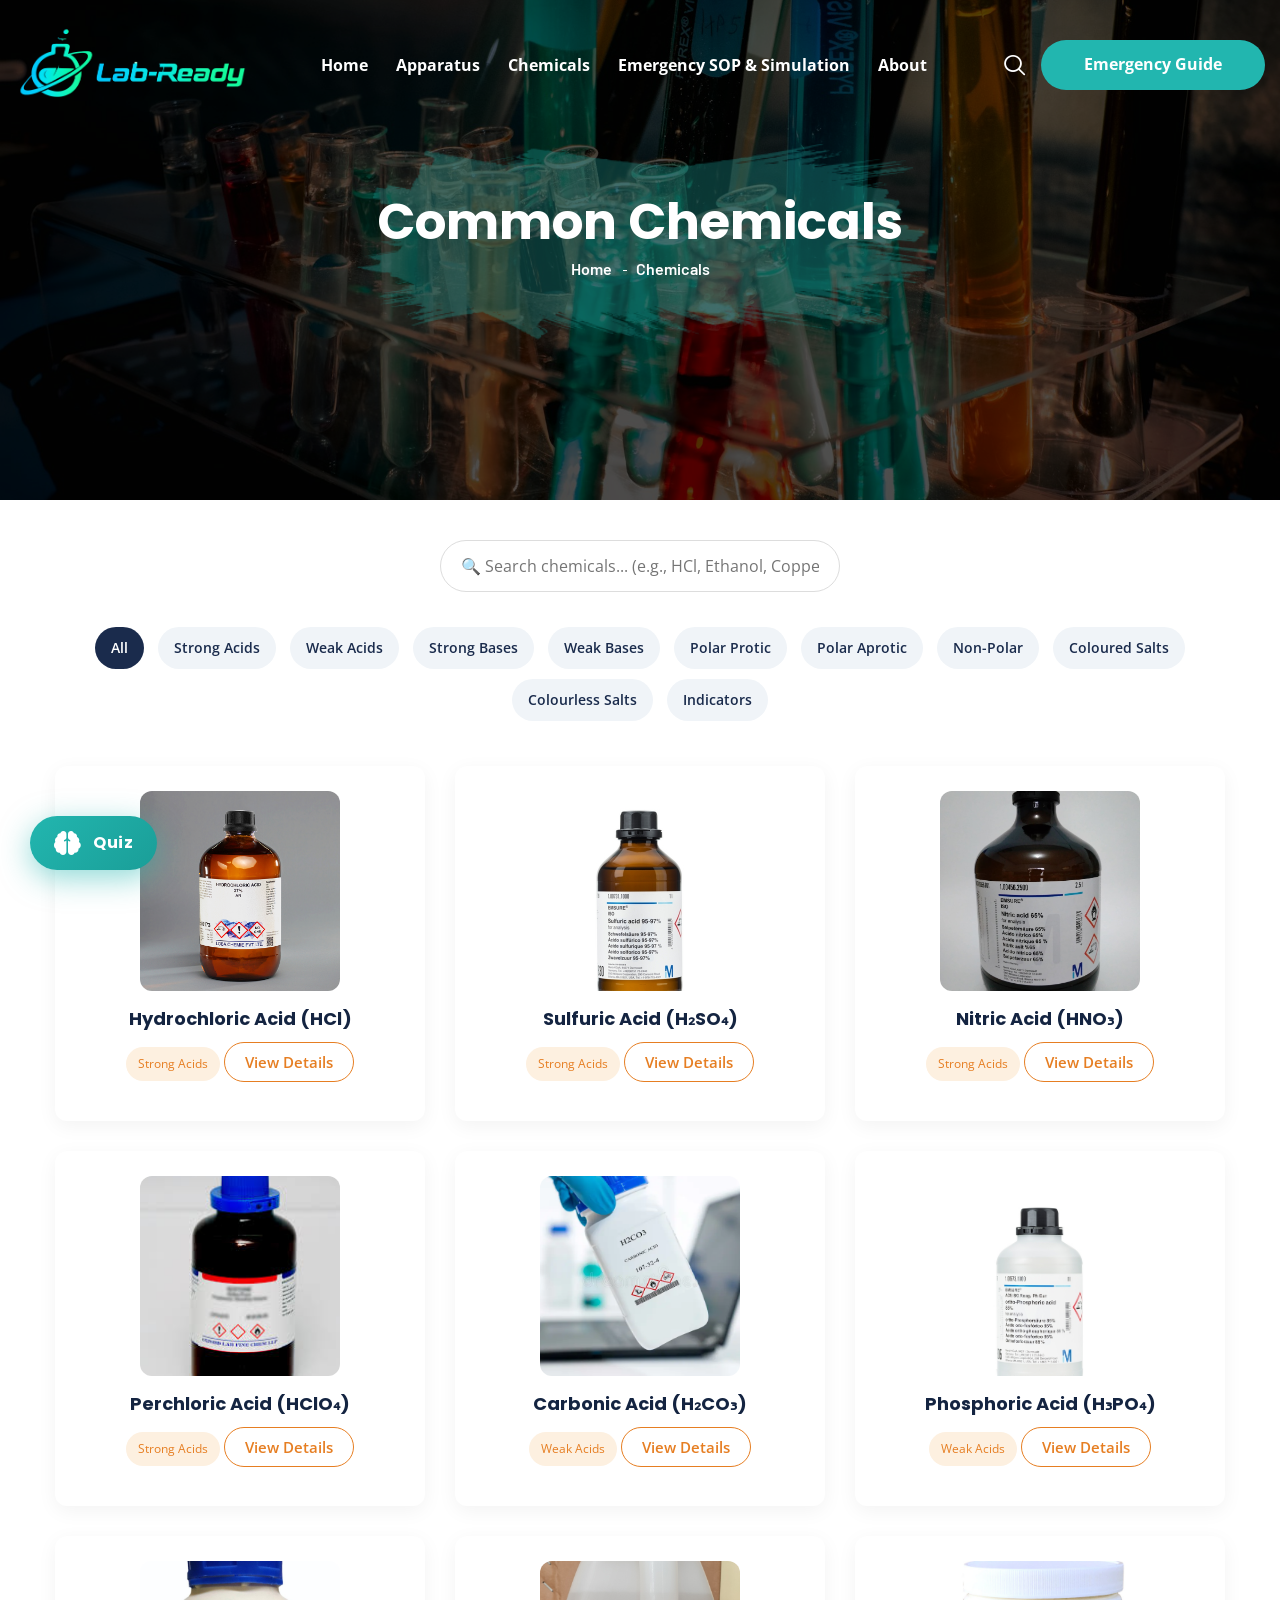
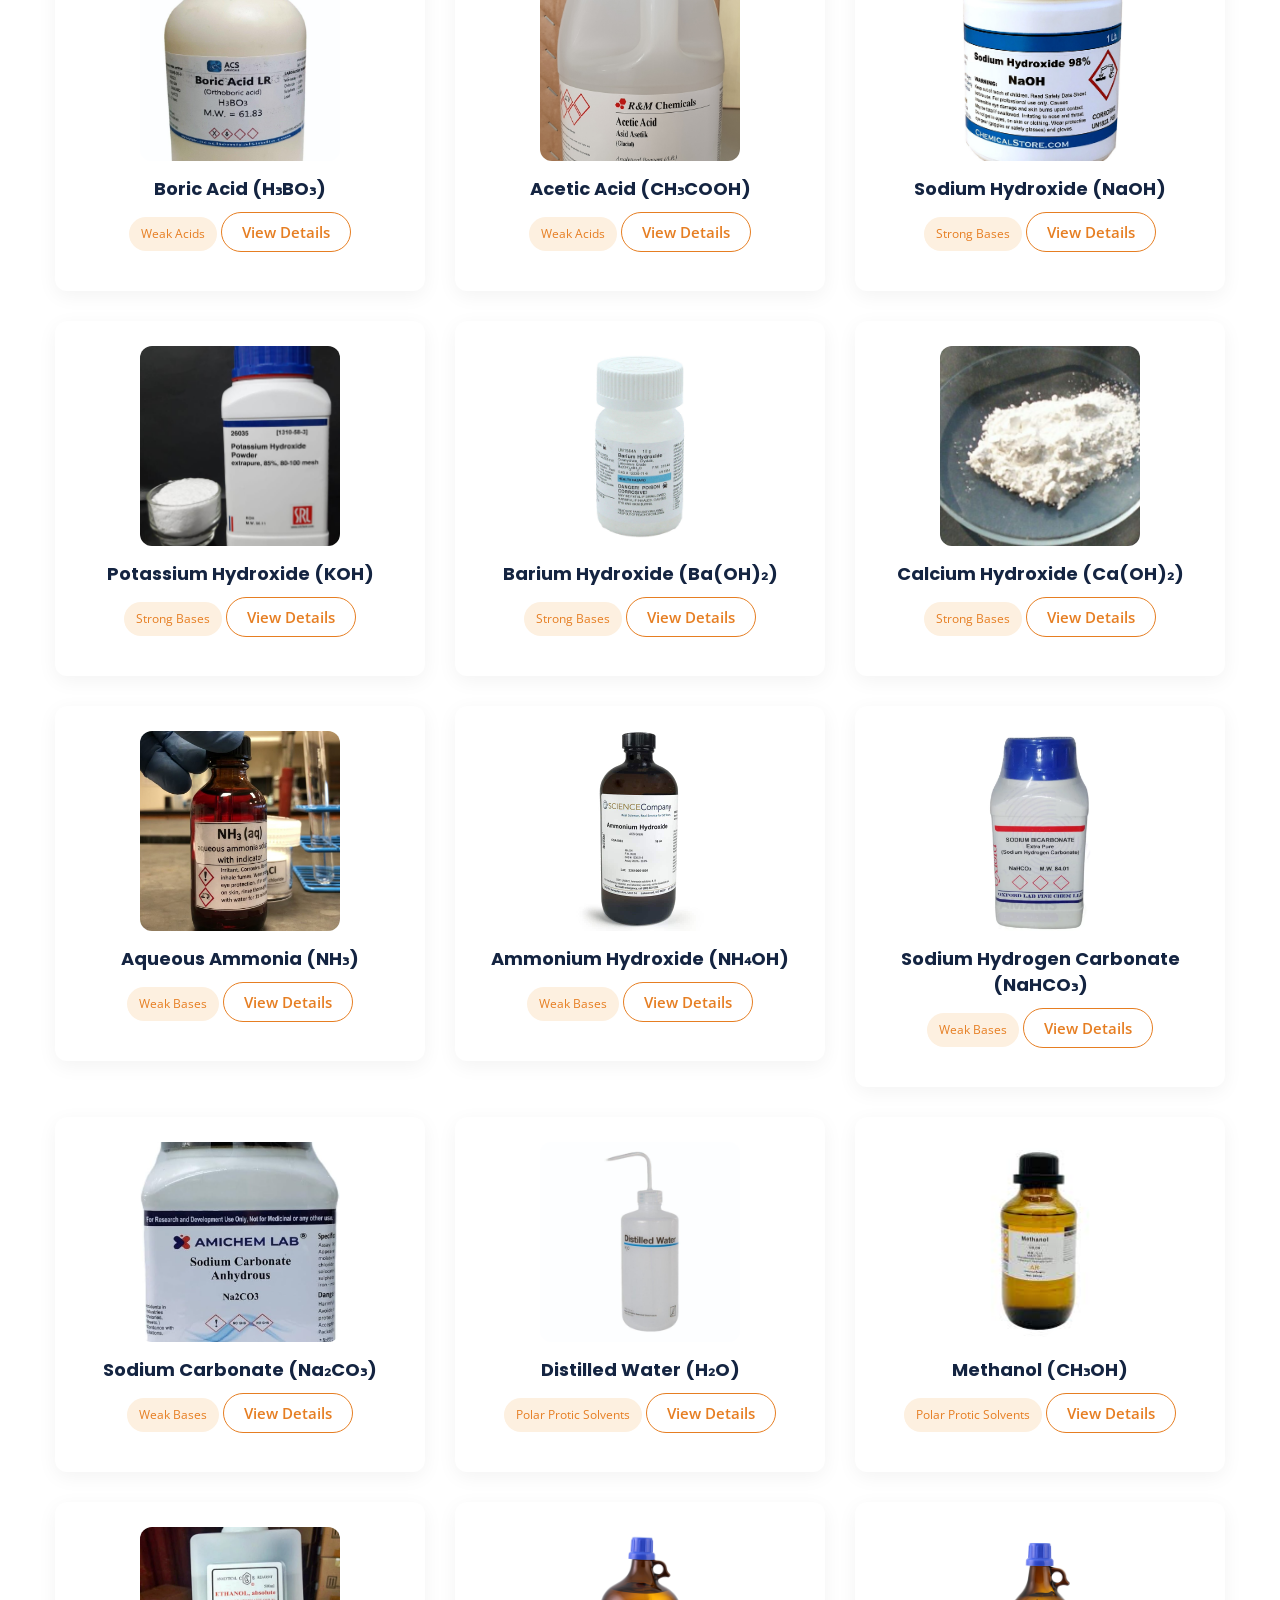
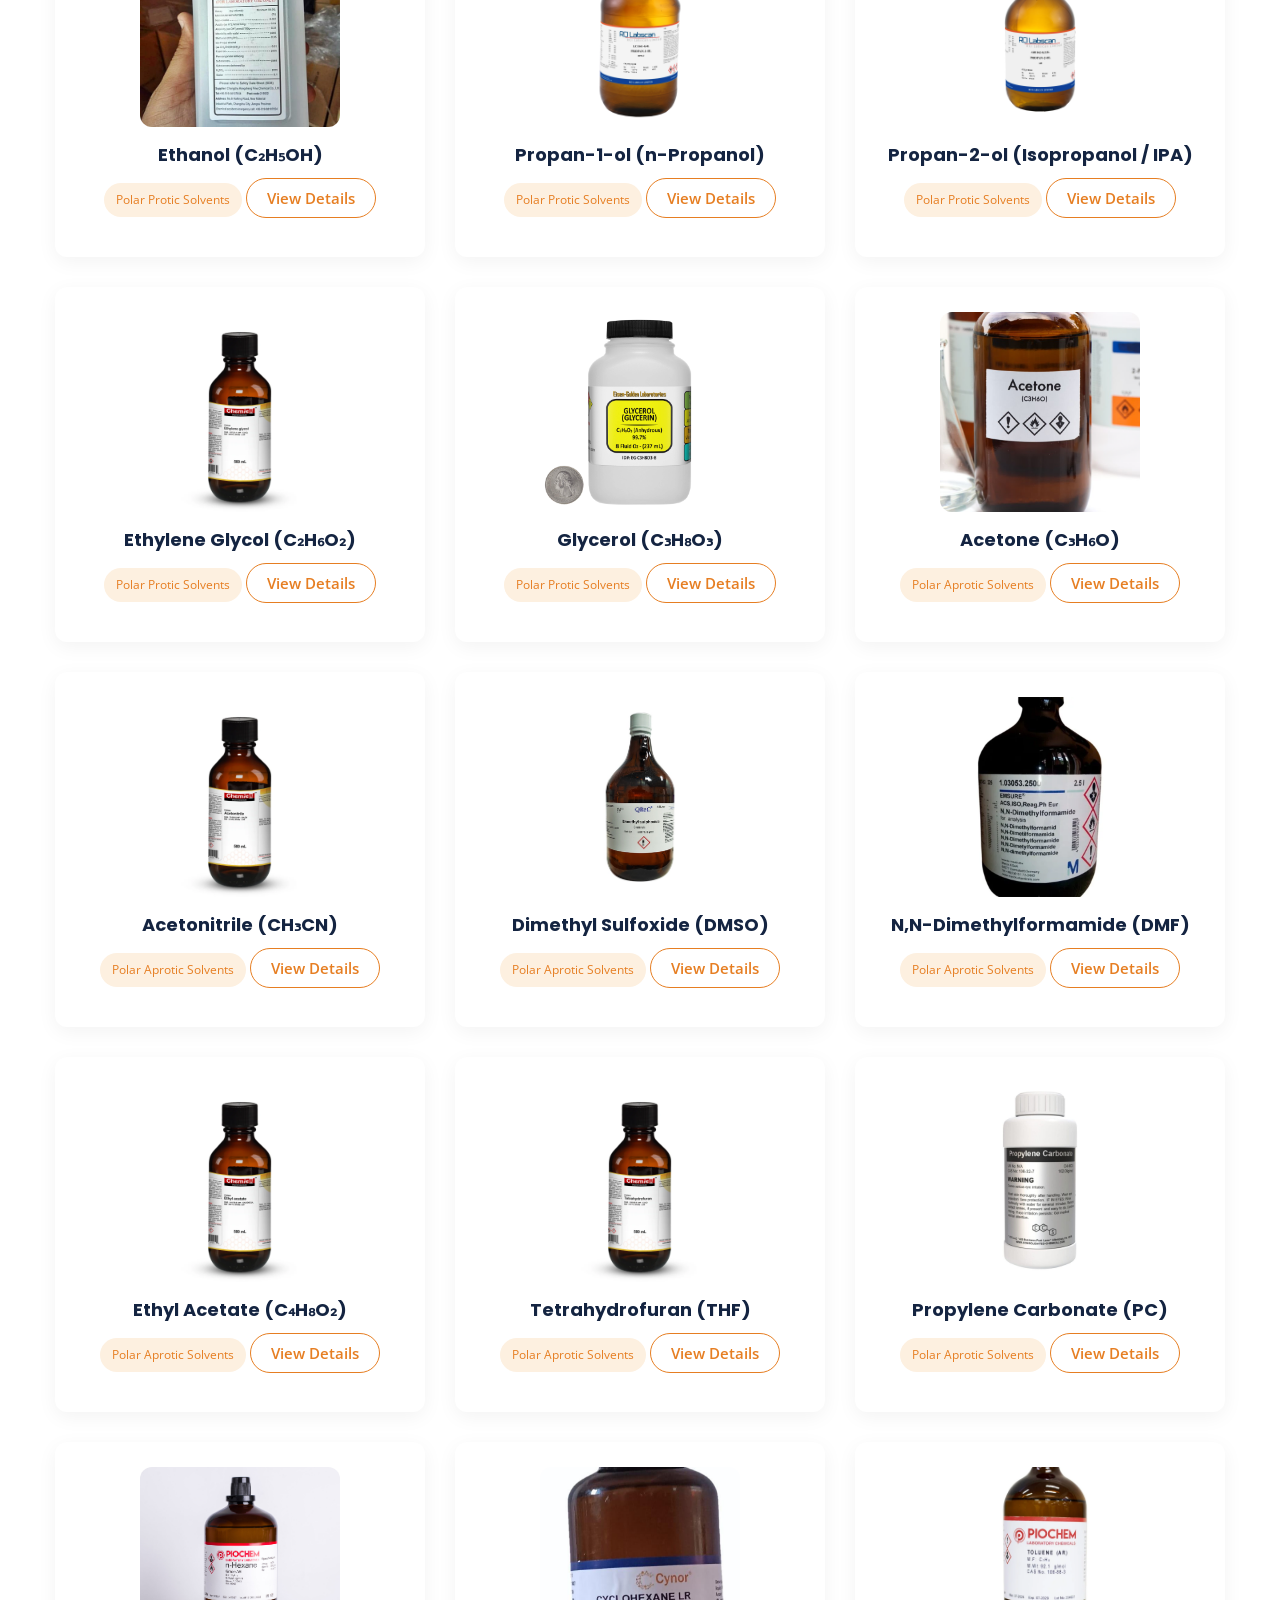
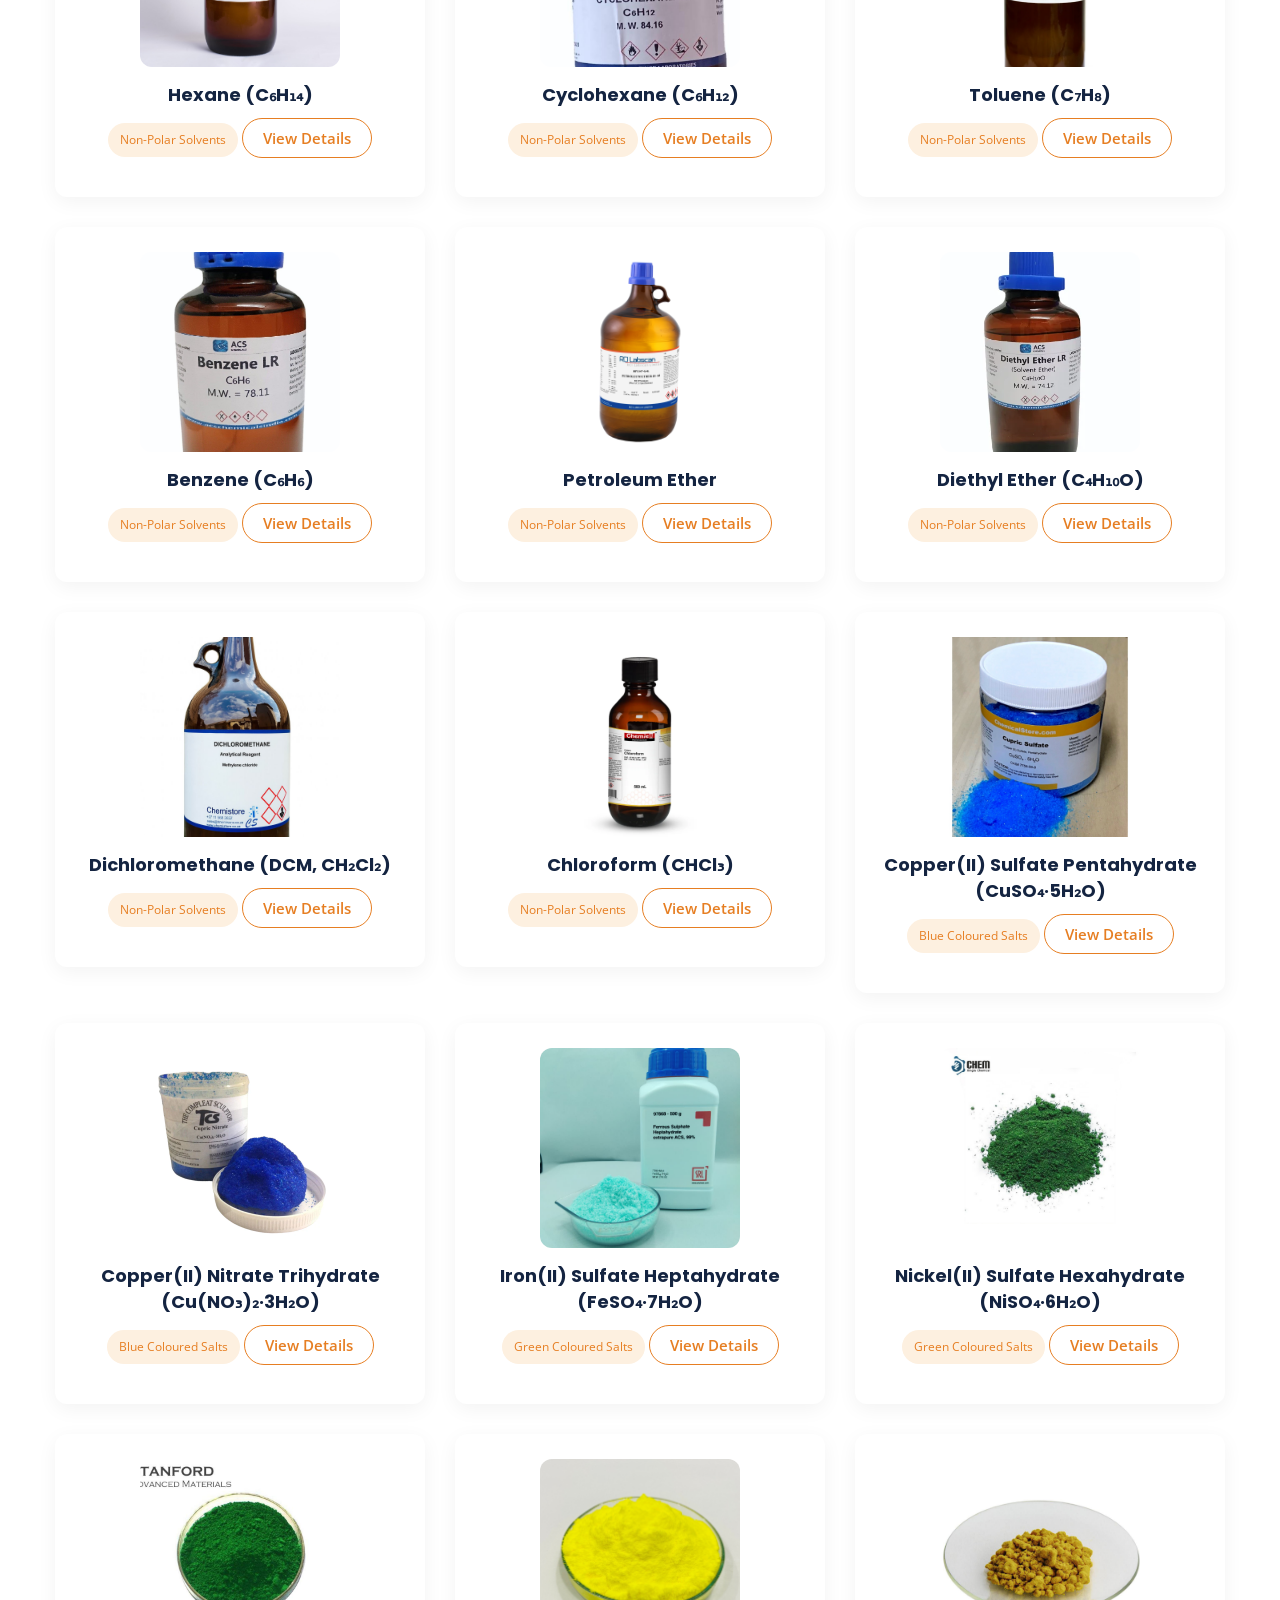
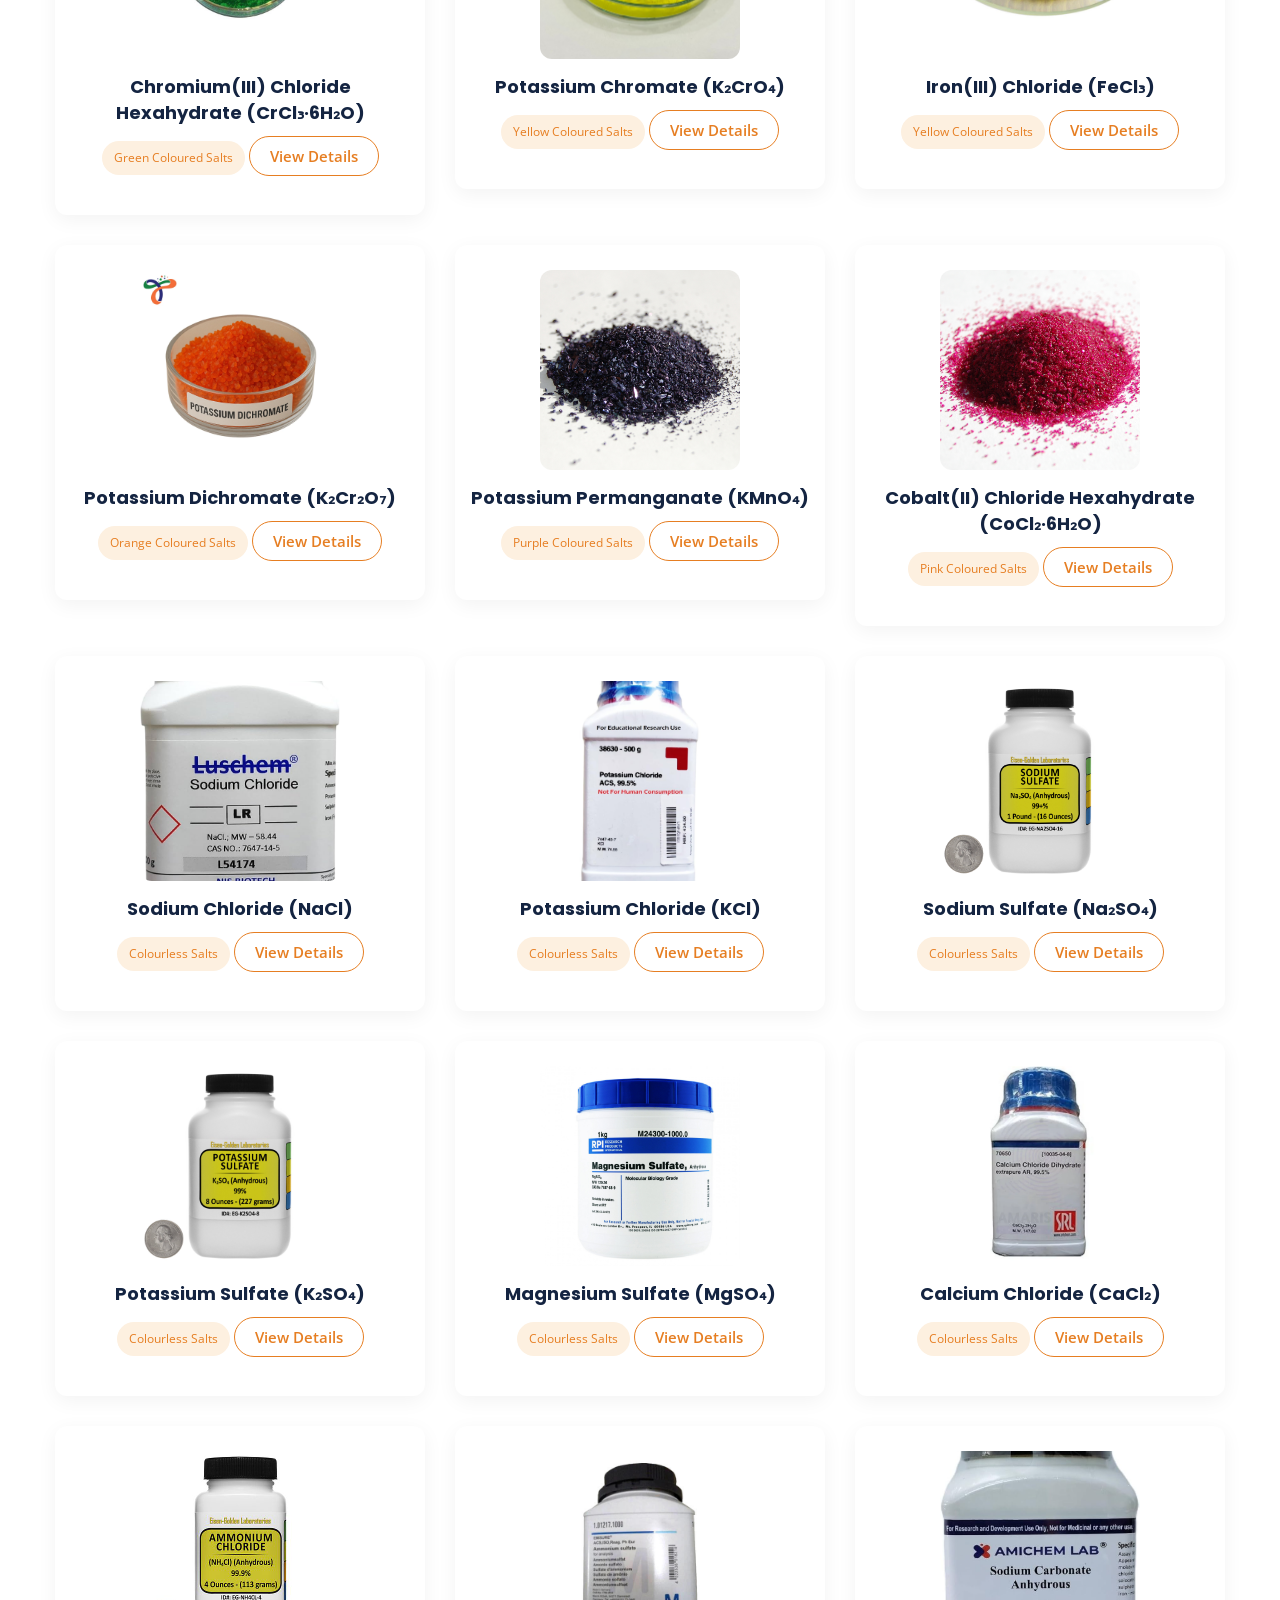
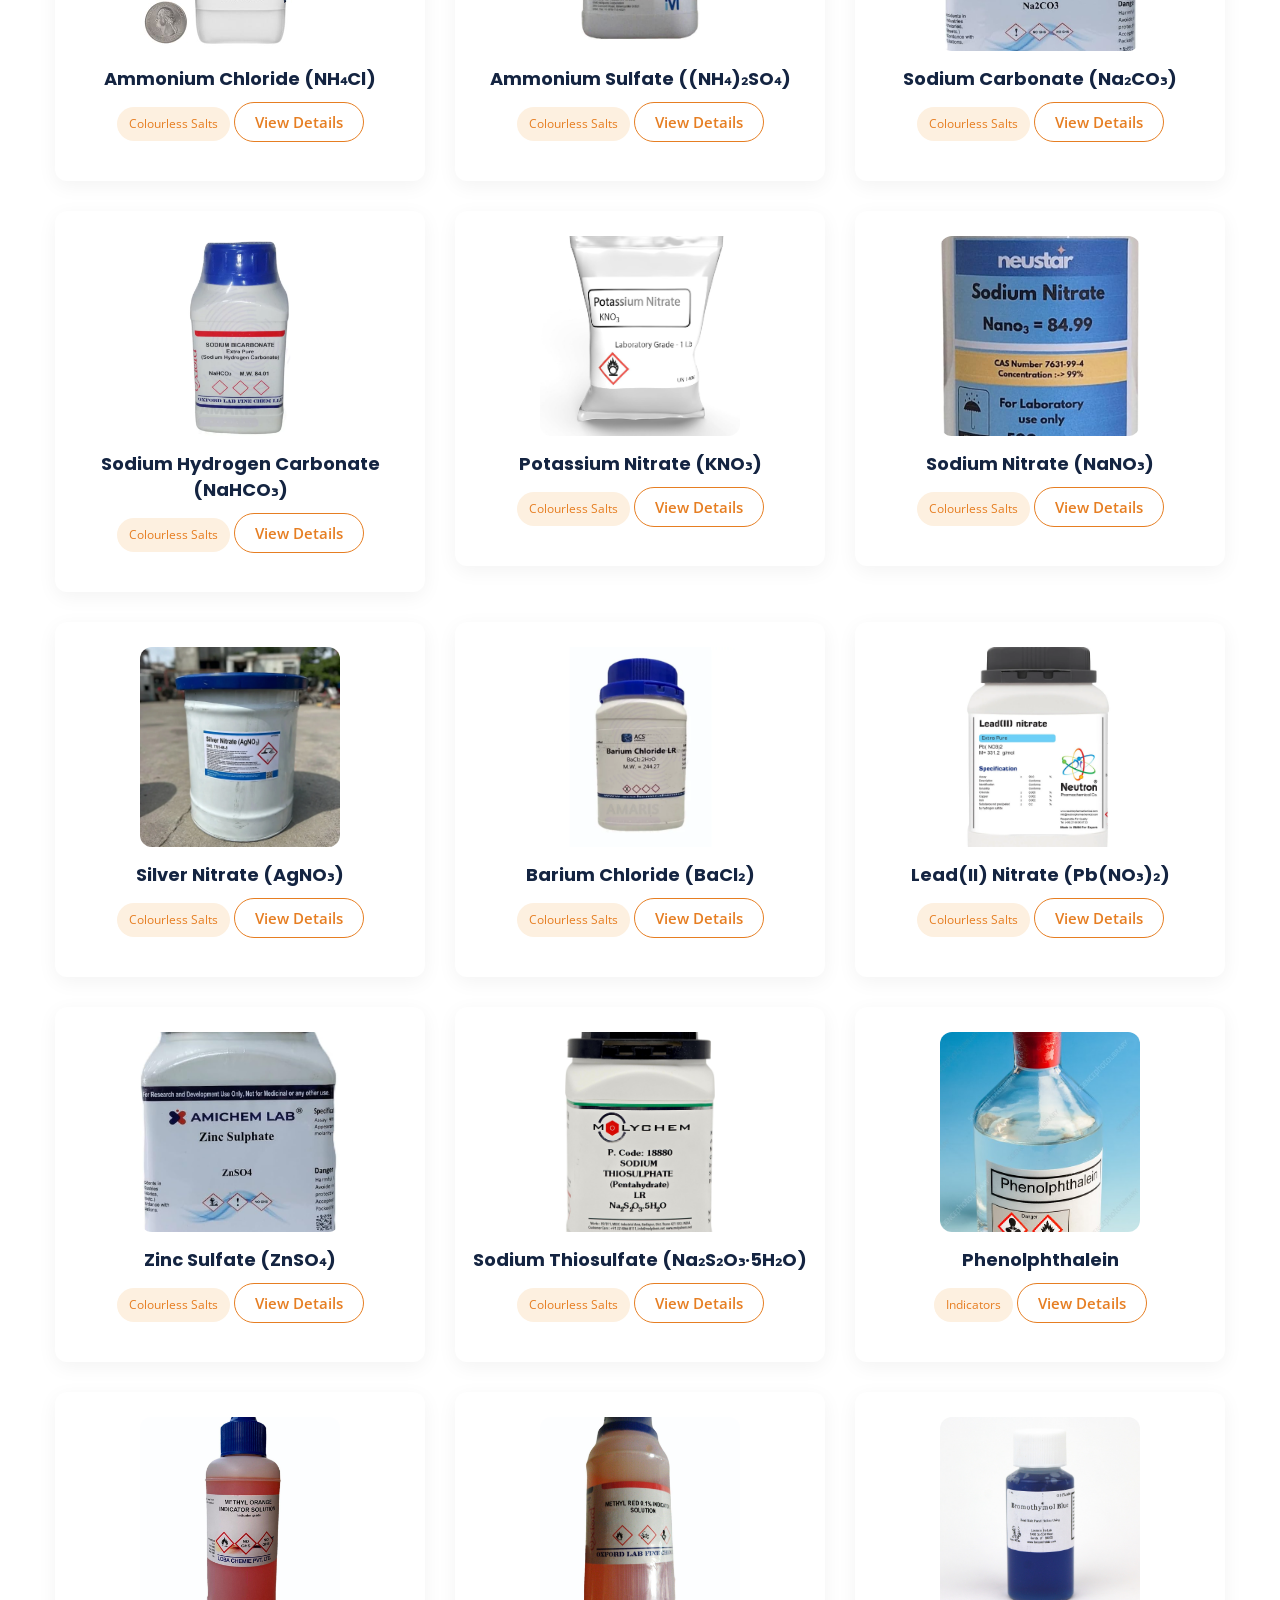
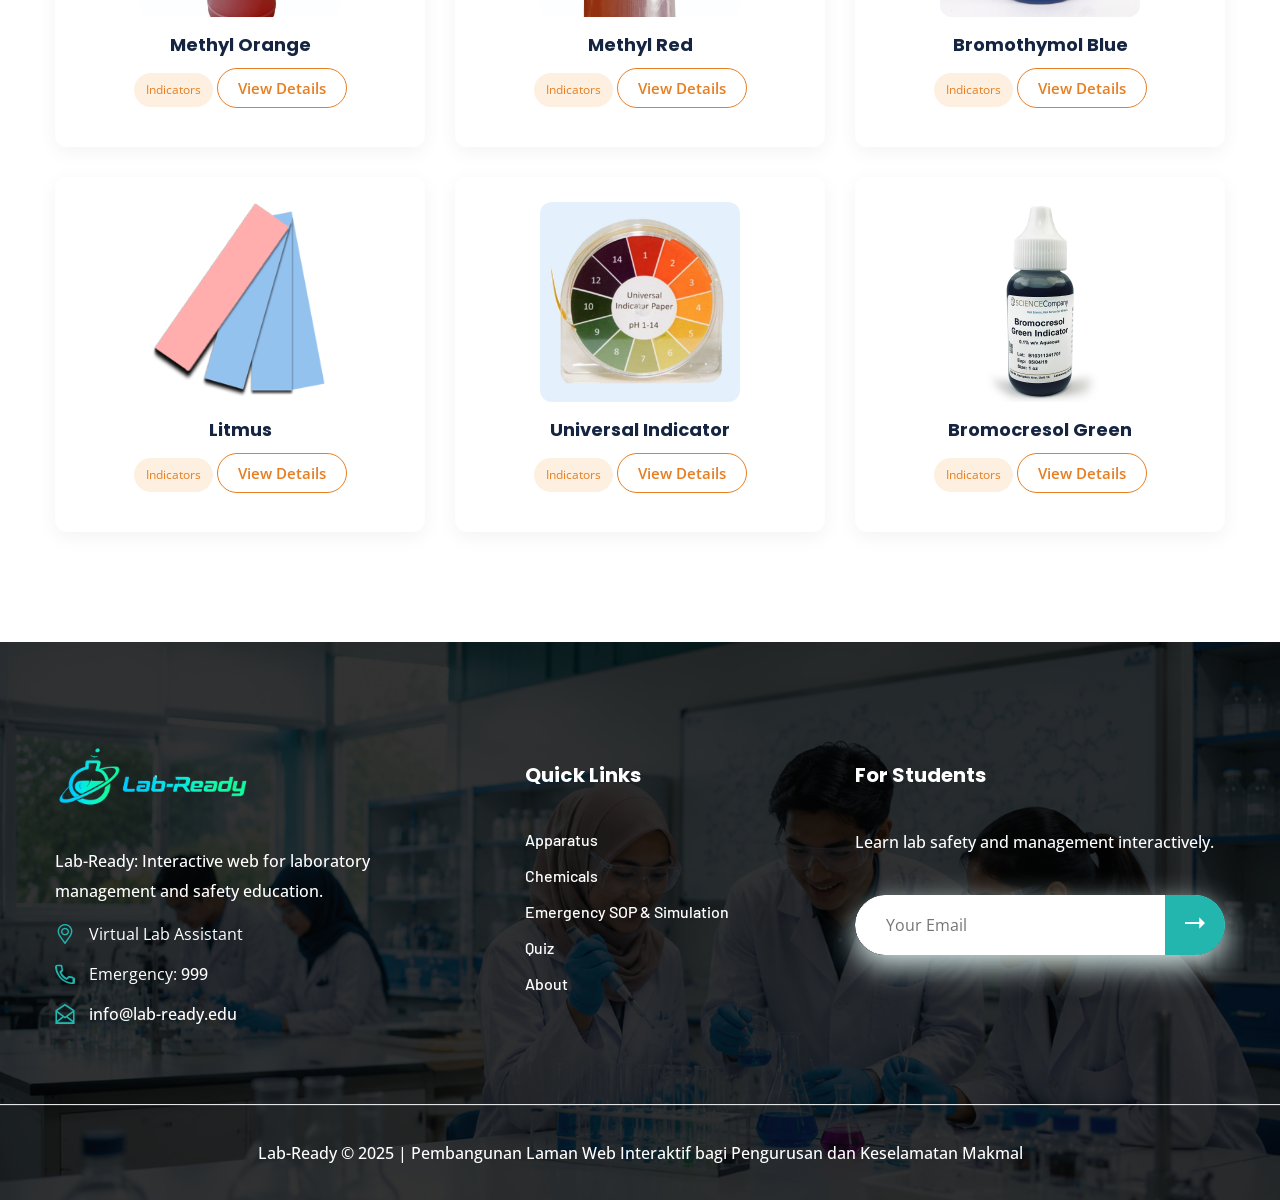
<file: Laborex Pack/Laborex/chemicals.html>
<!DOCTYPE html>
<html lang="en">
<head>
<meta charset="utf-8">
<meta http-equiv="X-UA-Compatible" content="IE=edge">
<meta name="viewport" content="width=device-width, initial-scale=1.0, maximum-scale=1.0, user-scalable=0">
<title>Lab-Ready | Common Chemicals</title>

<!-- Fav Icon -->
<link rel="icon" href="assets/images/favicon.ico" type="image/x-icon">

<!-- Google Fonts -->
<link href="https://fonts.googleapis.com/css2?family=Barlow:ital,wght@0,300;0,400;0,500;0,600;0,700;0,800;0,900;1,300;1,400;1,500;1,600;1,700;1,800;1,900&display=swap" rel="stylesheet">
<link href="https://fonts.googleapis.com/css2?family=Open+Sans:ital,wght@0,300;0,400;0,600;0,700;0,800;1,300;1,400;1,600;1,700;1,800&display=swap" rel="stylesheet">
<!-- ADD: Poppins for modern/chemistry feel -->
<link href="https://fonts.googleapis.com/css2?family=Poppins:wght@400;500;600;700;800;900&display=swap" rel="stylesheet">

<!-- Stylesheets -->
<link href="assets/css/font-awesome-all.css" rel="stylesheet">
<link href="assets/css/flaticon.css" rel="stylesheet">
<link href="assets/css/owl.css" rel="stylesheet">
<link href="assets/css/bootstrap.css" rel="stylesheet">
<link href="assets/css/jquery.fancybox.min.css" rel="stylesheet">
<link href="assets/css/animate.css" rel="stylesheet">
<link href="assets/css/color.css" rel="stylesheet">
<link href="assets/css/style.css" rel="stylesheet">
<link href="assets/css/responsive.css" rel="stylesheet">

<style>
/* ====== Override fonts for chemistry theme ====== */
h1, h2, h3, h4, h5, h6,
.sec-title h2,
.page-title .title h1,
.floating-quiz-btn .btn-text {
    font-family: 'Poppins', 'Barlow', sans-serif !important;
    font-weight: 700;
}
body, p, li, .btn, .theme-btn-one, .theme-btn-two {
    font-family: 'Inter', 'Open Sans', sans-serif;
}

/* ====== Custom styles ====== */
.chemicals-grid {
    padding: 40px 0 80px;
}
.filter-bar {
    margin: 30px 0 40px;
    text-align: center;
}
.filter-btn {
    display: inline-block;
    background: #f0f4f8;
    color: #1a2b4c;
    border: none;
    padding: 8px 16px;
    margin: 5px;
    border-radius: 30px;
    font-weight: 600;
    transition: 0.3s;
    cursor: pointer;
    font-size: 14px;
}
.filter-btn.active, .filter-btn:hover {
    background: #1a2b4c;
    color: #fff;
}
.search-box {
    max-width: 400px;
    margin: 0 auto 30px;
}
.search-box input {
    width: 100%;
    padding: 12px 20px;
    border-radius: 40px;
    border: 1px solid #ddd;
    font-size: 16px;
}
.chemical-card {
    background: #fff;
    border-radius: 12px;
    box-shadow: 0 5px 20px rgba(0,0,0,0.05);
    transition: transform 0.3s, box-shadow 0.3s;
    margin-bottom: 30px;
    overflow: hidden;
    text-align: center;
    padding: 25px 15px;
}
.chemical-card:hover {
    transform: translateY(-8px);
    box-shadow: 0 15px 30px rgba(0,0,0,0.1);
}
.chemical-img {
    width: 200px;
    height: 200px;
    object-fit: cover;
    border-radius: 12px;
    margin-bottom: 15px;
    cursor: pointer;
    transition: transform 0.2s;
}
.chemical-img:hover {
    transform: scale(1.02);
}
.chemical-card h4 {
    font-size: 18px;
    font-weight: 700;
    margin-bottom: 10px;
}
.category-badge {
    display: inline-block;
    background: #fdf0e0;
    color: #e67e22;
    font-size: 12px;
    padding: 4px 12px;
    border-radius: 20px;
    margin-bottom: 15px;
}
.btn-details {
    background: transparent;
    border: 1px solid #e67e22;
    color: #e67e22;
    padding: 6px 20px;
    border-radius: 30px;
    font-weight: 600;
    transition: 0.3s;
}
.btn-details:hover {
    background: #e67e22;
    color: #fff;
}
.modal-body p {
    margin-bottom: 10px;
}
.loader-wrap {
    display: none;
}
.page-title {
    position: relative;
    overflow: hidden;
    min-height: 500px;
    display: flex;
    align-items: center;
    justify-content: center;
    background-size: cover;
    background-position: center;
    background-repeat: no-repeat;
}
.page-title .video-background {
    display: none !important;
}
.page-title .overlay {
    position: absolute;
    top: 0;
    left: 0;
    width: 100%;
    height: 100%;
    background: rgba(0, 0, 0, 0.6);
    z-index: 1;
}
.page-title .auto-container {
    position: relative;
    z-index: 2;
}
.page-title .title h1,
.page-title .bread-crumb li,
.page-title .bread-crumb li a {
    color: #fff;
}

/* ================================================================ */
/* ====== FOOTER – Background Image + Overlay ====== */
.main-footer.footer-with-bg {
    background-image: url('assets/images/local/local-2.png');
    background-size: cover;
    background-position: center;
    position: relative;
    background-color: transparent !important;
}
.main-footer.footer-with-bg::before {
    content: '';
    position: absolute;
    inset: 0;
    background: rgba(0, 0, 0, 0.8);
    z-index: 0;
}
.main-footer.footer-with-bg .footer-top,
.main-footer.footer-with-bg .footer-bottom {
    position: relative;
    z-index: 1;
}
.main-footer.footer-with-bg .footer-widget .text p,
.main-footer.footer-with-bg .footer-widget .text ul.info li,
.main-footer.footer-with-bg .footer-widget .text ul.info li a,
.main-footer.footer-with-bg .widget-title h4,
.main-footer.footer-with-bg .links-list li a,
.main-footer.footer-with-bg .subscribe-widget p,
.main-footer.footer-with-bg .copyright p {
    color: #fff;
}
.main-footer.footer-with-bg .footer-widget .text ul.info li i {
    color: #22b6af;
}
.main-footer.footer-with-bg .footer-bottom {
    border-top: 1px solid rgba(255,255,255,0.1);
}

/* ================================================================ */
/* ====== FLOATING QUIZ BUTTON – BOTTOM LEFT ====== */
.floating-quiz-btn {
    position: fixed;
    bottom: 30px;
    left: 30px;
    z-index: 999;
    background: linear-gradient(135deg, #22b6af, #1a9e98);
    color: #fff;
    padding: 14px 24px;
    border-radius: 60px;
    display: flex;
    align-items: center;
    gap: 12px;
    box-shadow: 0 8px 30px rgba(34,182,175,0.5);
    text-decoration: none;
    transition: all 0.3s cubic-bezier(0.25, 0.46, 0.45, 0.94);
    animation: pulse-glow 2.5s infinite;
    font-weight: 600;
    font-size: 16px;
}
.floating-quiz-btn i {
    font-size: 24px;
}
.floating-quiz-btn .btn-text {
    font-family: 'Poppins', sans-serif;
    font-weight: 700;
    letter-spacing: 0.5px;
}
.floating-quiz-btn:hover {
    transform: scale(1.08);
    background: linear-gradient(135deg, #1a9e98, #0f7a75);
    box-shadow: 0 12px 45px rgba(34,182,175,0.7);
    color: #fff;
}
@keyframes pulse-glow {
    0% { box-shadow: 0 0 0 0 rgba(34,182,175,0.5); }
    70% { box-shadow: 0 0 0 20px rgba(34,182,175,0); }
    100% { box-shadow: 0 0 0 0 rgba(34,182,175,0); }
}
@media (max-width: 576px) {
    .floating-quiz-btn {
        padding: 12px 18px;
        font-size: 14px;
        bottom: 16px;
        left: 16px;
    }
    .floating-quiz-btn i {
        font-size: 20px;
    }
}

/* ================================================================ */
/* ====== SEARCH OVERLAY ====== */
.search-overlay {
    position: fixed;
    top: 0;
    left: 0;
    width: 100%;
    height: 100%;
    background: rgba(0, 0, 0, 0.85);
    backdrop-filter: blur(12px);
    z-index: 1000;
    display: none;
    align-items: flex-start;
    justify-content: center;
    padding-top: 100px;
    animation: fadeIn 0.3s ease;
}
.search-overlay.active {
    display: flex;
}
.search-overlay .search-container {
    width: 100%;
    max-width: 720px;
    padding: 0 20px;
}
.search-overlay .search-input-wrap {
    position: relative;
    margin-bottom: 30px;
}
.search-overlay .search-input-wrap i {
    position: absolute;
    left: 20px;
    top: 50%;
    transform: translateY(-50%);
    color: rgba(255,255,255,0.4);
    font-size: 20px;
}
.search-overlay .search-input-wrap input {
    width: 100%;
    padding: 18px 20px 18px 55px;
    border: 2px solid rgba(255,255,255,0.1);
    border-radius: 60px;
    background: rgba(255,255,255,0.06);
    color: #fff;
    font-size: 18px;
    font-weight: 500;
    outline: none;
    transition: 0.3s;
    font-family: 'Inter', sans-serif;
}
.search-overlay .search-input-wrap input::placeholder {
    color: rgba(255,255,255,0.35);
}
.search-overlay .search-input-wrap input:focus {
    border-color: rgba(34, 182, 175, 0.5);
    background: rgba(255,255,255,0.08);
}
.search-overlay .search-input-wrap .clear-btn {
    position: absolute;
    right: 20px;
    top: 50%;
    transform: translateY(-50%);
    background: none;
    border: none;
    color: rgba(255,255,255,0.3);
    font-size: 18px;
    cursor: pointer;
    display: none;
    transition: 0.2s;
}
.search-overlay .search-input-wrap .clear-btn:hover {
    color: #fff;
}
.search-overlay .search-input-wrap .clear-btn.show {
    display: block;
}
.search-overlay .search-results {
    max-height: 55vh;
    overflow-y: auto;
    margin-top: 10px;
}
.search-overlay .search-results::-webkit-scrollbar {
    width: 4px;
}
.search-overlay .search-results::-webkit-scrollbar-track {
    background: rgba(255,255,255,0.05);
    border-radius: 10px;
}
.search-overlay .search-results::-webkit-scrollbar-thumb {
    background: rgba(34, 182, 175, 0.4);
    border-radius: 10px;
}
.search-overlay .result-item {
    display: flex;
    align-items: center;
    gap: 16px;
    padding: 14px 20px;
    border-radius: 12px;
    background: rgba(255,255,255,0.03);
    cursor: pointer;
    transition: 0.2s;
    margin-bottom: 4px;
    text-decoration: none;
    color: #fff;
}
.search-overlay .result-item:hover {
    background: rgba(255,255,255,0.08);
    transform: translateX(4px);
}
.search-overlay .result-item .result-icon {
    width: 40px;
    height: 40px;
    display: flex;
    align-items: center;
    justify-content: center;
    background: rgba(34, 182, 175, 0.15);
    border-radius: 10px;
    color: #22b6af;
    font-size: 18px;
    flex-shrink: 0;
}
.search-overlay .result-item .result-info {
    flex: 1;
    min-width: 0;
}
.search-overlay .result-item .result-info .result-title {
    font-size: 15px;
    font-weight: 600;
    color: #fff;
    margin-bottom: 2px;
}
.search-overlay .result-item .result-info .result-desc {
    font-size: 13px;
    color: rgba(255,255,255,0.5);
    white-space: nowrap;
    overflow: hidden;
    text-overflow: ellipsis;
}
.search-overlay .result-item .result-info .result-category {
    font-size: 11px;
    color: rgba(255,255,255,0.3);
    background: rgba(255,255,255,0.06);
    padding: 2px 10px;
    border-radius: 20px;
    display: inline-block;
    margin-top: 2px;
}
.search-overlay .no-results {
    text-align: center;
    color: rgba(255,255,255,0.4);
    font-size: 16px;
    padding: 40px 0;
}
.search-overlay .search-hint {
    text-align: center;
    color: rgba(255,255,255,0.2);
    font-size: 13px;
    margin-top: 20px;
    letter-spacing: 0.5px;
}
.search-overlay .close-search-btn {
    position: absolute;
    top: 30px;
    right: 40px;
    background: none;
    border: none;
    color: rgba(255,255,255,0.5);
    font-size: 28px;
    cursor: pointer;
    transition: 0.2s;
}
.search-overlay .close-search-btn:hover {
    color: #fff;
    transform: rotate(90deg);
}

/* ===== MOST SEARCHED / POPULAR SUGGESTIONS ===== */
.search-suggestions {
    display: grid;
    grid-template-columns: repeat(5, 1fr);
    gap: 12px;
    margin-top: 16px;
}
.search-suggestions .suggestion-card {
    background: rgba(255,255,255,0.05);
    border: 1px solid rgba(255,255,255,0.06);
    border-radius: 12px;
    padding: 16px 12px;
    text-align: center;
    cursor: pointer;
    transition: all 0.3s ease;
    text-decoration: none;
    color: #fff;
}
.search-suggestions .suggestion-card:hover {
    background: rgba(34, 182, 175, 0.15);
    border-color: rgba(34, 182, 175, 0.3);
    transform: translateY(-4px);
    box-shadow: 0 8px 30px rgba(34, 182, 175, 0.1);
}
.search-suggestions .suggestion-card .suggestion-icon {
    font-size: 28px;
    display: block;
    margin-bottom: 8px;
    opacity: 0.7;
}
.search-suggestions .suggestion-card .suggestion-label {
    font-size: 13px;
    font-weight: 600;
    color: rgba(255,255,255,0.8);
}
.search-suggestions .suggestion-card .suggestion-desc {
    font-size: 11px;
    color: rgba(255,255,255,0.35);
    margin-top: 4px;
}
.search-suggestions .suggestion-card .suggestion-badge {
    display: inline-block;
    background: rgba(231, 76, 60, 0.2);
    color: #e74c3c;
    font-size: 9px;
    font-weight: 700;
    padding: 1px 8px;
    border-radius: 20px;
    margin-top: 6px;
    text-transform: uppercase;
    letter-spacing: 0.5px;
}
@media (max-width: 768px) {
    .search-suggestions {
        grid-template-columns: repeat(3, 1fr);
    }
}
@media (max-width: 480px) {
    .search-suggestions {
        grid-template-columns: repeat(2, 1fr);
    }
    .search-suggestions .suggestion-card {
        padding: 12px 8px;
    }
    .search-suggestions .suggestion-card .suggestion-icon {
        font-size: 22px;
    }
}
@media (max-width: 576px) {
    .search-overlay {
        padding-top: 60px;
    }
    .search-overlay .close-search-btn {
        top: 16px;
        right: 20px;
        font-size: 22px;
    }
    .search-overlay .search-input-wrap input {
        padding: 14px 16px 14px 48px;
        font-size: 16px;
    }
}
</style>
</head>
<body>

<div class="boxed_wrapper">

    <!-- preloader -->
    <div class="loader-wrap">
        <div class="preloader">
            <div class="preloader-close">Preloader Close</div>
            <div id="handle-preloader" class="handle-preloader">
                <div class="animation-preloader">
                    <div class="spinner"></div>
                    <div class="txt-loading">
                        <span data-text-preloader="L" class="letters-loading">L</span>
                        <span data-text-preloader="a" class="letters-loading">a</span>
                        <span data-text-preloader="b" class="letters-loading">b</span>
                        <span data-text-preloader="-" class="letters-loading">-</span>
                        <span data-text-preloader="R" class="letters-loading">R</span>
                        <span data-text-preloader="e" class="letters-loading">e</span>
                        <span data-text-preloader="a" class="letters-loading">a</span>
                        <span data-text-preloader="d" class="letters-loading">d</span>
                        <span data-text-preloader="y" class="letters-loading">y</span>
                    </div>
                </div>  
            </div>
        </div>
    </div>
    <!-- preloader end -->

    <!-- ===== SEARCH OVERLAY ===== -->
    <div class="search-overlay" id="searchOverlay">
        <button class="close-search-btn" id="closeSearchBtn"><i class="fas fa-times"></i></button>
        <div class="search-container">
            <div class="search-input-wrap">
                <i class="fas fa-search"></i>
                <input type="text" id="searchInput" placeholder="Search chemicals..." autofocus>
                <button class="clear-btn" id="clearSearchBtn"><i class="fas fa-times-circle"></i></button>
            </div>
            <div class="search-results" id="searchResults">
                <!-- Popular Suggestions -->
            </div>
        </div>
    </div>

    <!-- search-popup (old – hidden) -->
    <div id="search-popup" class="search-popup" style="display:none;">
        <div class="close-search"><span>x</span></div>
        <div class="popup-inner">
            <div class="overlay-layer"></div>
            <div class="search-form">
                <form method="post" action="#">
                    <div class="form-group">
                        <fieldset>
                            <input type="search" class="form-control" name="search-input" value="" placeholder="Search chemicals..." required>
                            <input type="submit" value="Search Now!" class="theme-btn style-four">
                        </fieldset>
                    </div>
                </form>
            </div>
        </div>
    </div>

    <!-- ===== HEADER ===== -->
    <header class="main-header style-four style-five">
        <div class="header-lower">
            <div class="outer-box">
                <div class="logo-box">
                    <figure class="logo"><a href="index.html"><img src="assets/images/lab-ready3.png" alt="Lab-Ready"></a></figure>
                </div>
                <div class="menu-area clearfix">
                    <div class="mobile-nav-toggler">
                        <i class="icon-bar"></i>
                        <i class="icon-bar"></i>
                        <i class="icon-bar"></i>
                    </div>
                    <nav class="main-menu navbar-expand-md navbar-light">
                        <div class="collapse navbar-collapse show clearfix" id="navbarSupportedContent">
                            <ul class="navigation scroll-nav clearfix">
                                <li><a href="index.html">Home</a></li>
                                <li><a href="apparatus.html">Apparatus</a></li>
                                <li class="current"><a href="chemicals.html">Chemicals</a></li>
                                <li><a href="emergency.html">Emergency SOP & Simulation</a></li>
                                <li><a href="index.html#about">About</a></li>
                            </ul>
                        </div>
                    </nav>
                </div>
                <ul class="menu-right-content clearfix">
                    <li class="search-btn">
                        <button type="button" class="search-toggler" id="searchToggler"><i class="icon-1"></i></button>
                    </li>
                    <li class="btn-box">
                        <a href="emergency.html" class="theme-btn-one">Emergency Guide</a>
                    </li>
                </ul>
            </div>
        </div>
        <div class="sticky-header">
            <div class="auto-container">
                <div class="outer-box clearfix">
                    <div class="menu-area pull-left">
                        <nav class="main-menu clearfix"></nav>
                    </div>
                    <ul class="menu-right-content pull-right clearfix">
                        <li class="search-btn"><button type="button" class="search-toggler" id="searchTogglerSticky"><i class="icon-1"></i></button></li>
                        <li class="btn-box"><a href="emergency.html" class="theme-btn-one">Emergency Guide</a></li>
                    </ul>
                </div>
            </div>
        </div>
    </header>

    <!-- Mobile Menu -->
    <div class="mobile-menu">
        <div class="menu-backdrop"></div>
        <div class="close-btn"><i class="fas fa-times"></i></div>
        <nav class="menu-box">
            <div class="nav-logo"><a href="index.html"><img src="assets/images/lab-ready3.png" alt=""></a></div>
            <div class="menu-outer"></div>
        </nav>
    </div>

    <!-- ===== PAGE TITLE ===== -->
    <section class="page-title centred" style="background-image: url('assets/images/banner/apparatus-5.jpg'); background-size: cover; background-position: center; background-repeat: no-repeat;">
        <div class="overlay"></div>
        <div class="auto-container">
            <div class="content-box">
                <div class="shape" style="background-image: url(assets/images/shape/shape-63.png);"></div>
                <div class="title">
                    <h1>Common Chemicals</h1>
                </div>
                <ul class="bread-crumb clearfix">
                    <li><a href="index.html">Home</a></li>
                    <li>Chemicals</li>
                </ul>
            </div>
        </div>
    </section>

    <!-- ===== SEARCH & FILTER ===== -->
    <section class="chemicals-grid">
        <div class="auto-container">
            <div class="search-box">
                <input type="text" id="pageSearchInput" placeholder="🔍 Search chemicals... (e.g., HCl, Ethanol, Copper Sulfate)">
            </div>
            <div class="filter-bar" id="filterBar">
                <button class="filter-btn active" data-category="all">All</button>
                <button class="filter-btn" data-category="Strong Acids">Strong Acids</button>
                <button class="filter-btn" data-category="Weak Acids">Weak Acids</button>
                <button class="filter-btn" data-category="Strong Bases">Strong Bases</button>
                <button class="filter-btn" data-category="Weak Bases">Weak Bases</button>
                <button class="filter-btn" data-category="Polar Protic Solvents">Polar Protic</button>
                <button class="filter-btn" data-category="Polar Aprotic Solvents">Polar Aprotic</button>
                <button class="filter-btn" data-category="Non-Polar Solvents">Non-Polar</button>
                <button class="filter-btn" data-category="Coloured Salts">Coloured Salts</button>
                <button class="filter-btn" data-category="Colourless Salts">Colourless Salts</button>
                <button class="filter-btn" data-category="Indicators">Indicators</button>
            </div>
            <div class="row" id="chemicalsContainer">
                <!-- Cards injected by JS -->
            </div>
        </div>
    </section>

    <!-- ===== FOOTER – Background Image + Overlay ===== -->
    <footer class="main-footer footer-with-bg">
        <div class="footer-top">
            <div class="auto-container">
                <div class="row clearfix">
                    <div class="col-lg-4 col-md-6 col-sm-12 footer-column">
                        <div class="footer-widget logo-widget">
                            <div class="footer-logo">
                                <figure class="logo"><a href="index.html"><img src="assets/images/lab-ready3.png" alt=""></a></figure>
                            </div>
                            <div class="text">
                                <p>Lab-Ready: Interactive web for laboratory management and safety education.</p>
                                <ul class="info clearfix">
                                    <li><i class="icon-26"></i>Virtual Lab Assistant</li>
                                    <li><i class="icon-24"></i>Emergency: <a href="tel:999">999</a></li>
                                    <li><i class="icon-25"></i><a href="mailto:info@lab-ready.edu">info@lab-ready.edu</a></li>
                                </ul>
                            </div>
                        </div>
                    </div>
                    <div class="col-lg-4 col-md-6 col-sm-12 footer-column">
                        <div class="footer-widget links-widget ml-70">
                            <div class="widget-title"><h4>Quick Links</h4></div>
                            <div class="widget-content">
                                <ul class="links-list clearfix">
                                    <li><a href="apparatus.html">Apparatus</a></li>
                                    <li><a href="chemicals.html">Chemicals</a></li>
                                    <li><a href="emergency.html">Emergency SOP & Simulation</a></li>
                                    <li><a href="quiz.html">Quiz</a></li>
                                    <li><a href="index.html#about">About</a></li>
                                </ul>
                            </div>
                        </div>
                    </div>
                    <div class="col-lg-4 col-md-6 col-sm-12 footer-column">
                        <div class="footer-widget subscribe-widget">
                            <div class="widget-title"><h4>For Students</h4></div>
                            <div class="widget-content">
                                <p>Learn lab safety and management interactively.</p>
                                <form action="#" method="post" class="subscribe-form">
                                    <div class="form-group">
                                        <input type="email" name="email" placeholder="Your Email" required="">
                                        <button type="submit"><i class="icon-27"></i></button>
                                    </div>
                                </form>
                            </div>
                        </div>
                    </div>
                </div>
            </div>
        </div>
        <div class="footer-bottom centred">
            <div class="auto-container">
                <div class="copyright">
                    <p>Lab-Ready © 2025 | Pembangunan Laman Web Interaktif bagi Pengurusan dan Keselamatan Makmal</p>
                </div>
            </div>
        </div>
    </footer>

    <button class="scroll-top scroll-to-target" data-target="html">
        <span class="fal fa-angle-up"></span>
    </button>

    <!-- ============================================================ -->
    <!-- FLOATING QUIZ BUTTON – BOTTOM LEFT -->
    <!-- ============================================================ -->
    <a href="quiz.html" class="floating-quiz-btn">
        <i class="fas fa-brain"></i>
        <span class="btn-text">Quiz</span>
    </a>

</div>

<!-- ===== MODAL ===== -->
<div class="modal fade" id="chemicalDetailModal" tabindex="-1" role="dialog">
    <div class="modal-dialog" role="document">
        <div class="modal-content">
            <div class="modal-header">
                <h5 class="modal-title">Chemical Details</h5>
                <button type="button" class="close" data-dismiss="modal">&times;</button>
            </div>
            <div class="modal-body" id="modalBody"></div>
        </div>
    </div>
</div>

<!-- ===== SCRIPTS ===== -->
<script src="assets/js/jquery.js"></script>
<script src="assets/js/popper.min.js"></script>
<script src="assets/js/bootstrap.min.js"></script>
<script src="assets/js/owl.js"></script>
<script src="assets/js/wow.js"></script>
<script src="assets/js/validation.js"></script>
<script src="assets/js/jquery.fancybox.js"></script>
<script src="assets/js/appear.js"></script>
<script src="assets/js/isotope.js"></script>
<script src="assets/js/jquery.nice-select.min.js"></script>
<script src="assets/js/nav-tool.js"></script>
<script src="assets/js/jquery.paroller.min.js"></script>
<script src="assets/js/script.js"></script>

<script>
// ================================================================
// SEARCH ENGINE – Chemicals Page Search
// ================================================================

// ===== POPULAR SUGGESTIONS =====
const popularSuggestions = [
    { icon: "fa-vial", label: "Strong Acids", desc: "HCl, H₂SO₄, HNO₃", url: "#", badge: "Corrosive" },
    { icon: "fa-vial", label: "Strong Bases", desc: "NaOH, KOH, Ba(OH)₂", url: "#", badge: "Caustic" },
    { icon: "fa-vial", label: "Solvents", desc: "Acetone, ethanol, hexane", url: "#", badge: "Flammable" },
    { icon: "fa-vial", label: "Coloured Salts", desc: "Blue, green, yellow salts", url: "#", badge: "Lab Tools" },
    { icon: "fa-vial", label: "Indicators", desc: "Phenolphthalein, methyl orange", url: "#", badge: "pH Testing" }
];

// ================================================================
// MANUAL IMAGE FILENAME MAPPING
// ================================================================
const imageNameOverrides = {
    "Hexane (C₆H₁₄)": "hexane-c6h14.jpg",
    "Cyclohexane (C₆H₁₂)": "cyclohexane-c6h12.jpg",
    "Diethyl Ether (C₄H₁₀O)": "diethyl-ether-c4h10o.jpg",
    "Copper(II) Sulfate Pentahydrate (CuSO₄·5H₂O)": "copperii-sulfate-pentahydrate-cuso45h2o.jpg",
    "Copper(II) Nitrate Trihydrate (Cu(NO₃)₂·3H₂O)": "copperii-nitrate-trihydrate-cuno323h2o.jpg",
    "Iron(II) Sulfate Heptahydrate (FeSO₄·7H₂O)": "ironii-sulfate-heptahydrate-feso47h2o.jpg",
    "Nickel(II) Sulfate Hexahydrate (NiSO₄·6H₂O)": "nickelii-sulfate-hexahydrate-niso46h2o.jpg",
    "Chromium(III) Chloride Hexahydrate (CrCl₃·6H₂O)": "chromiumiii-chloride-hexahydrate-crcl36h2o.jpg",
    "Iron(III) Chloride (FeCl₃)": "ironiii-chloride-fecl3.jpg",
    "Cobalt(II) Chloride Hexahydrate (CoCl₂·6H₂O)": "cobaltii-chloride-hexahydrate-cocl26h2o.jpg",
    "Lead(II) Nitrate (Pb(NO₃)₂)": "leadii-nitrate-pbno32.jpg",
    "Sodium Thiosulfate (Na₂S₂O₃·5H₂O)": "sodium-thiosulfate-na2s2o35h2o.jpg"
};

function getChemicalImageFileName(name) {
    if (imageNameOverrides[name]) return imageNameOverrides[name];
    let processed = name
        .toLowerCase()
        .replace(/\(i\)/g, '-i')
        .replace(/\(ii\)/g, '-ii')
        .replace(/\(iii\)/g, '-iii')
        .replace(/\(iv\)/g, '-iv')
        .replace(/[\(\)]/g, '')
        .replace(/₂/g, '2')
        .replace(/₃/g, '3')
        .replace(/₄/g, '4')
        .replace(/₅/g, '5')
        .replace(/₆/g, '6')
        .replace(/₇/g, '7')
        .replace(/₈/g, '8')
        .replace(/₉/g, '9')
        .replace(/[^a-z0-9\s-]/g, '')
        .replace(/\s+/g, '-')
        .replace(/-+/g, '-')
        .replace(/^-|-$/g, '');
    return processed + '.jpg';
}

// ================================================================
// CHEMICALS DATA
// ================================================================
const chemicalsData = [
    // Strong Acids
    { name: "Hydrochloric Acid (HCl)", category: "Strong Acids", precaution: "Corrosive, causes burns. Use fume hood, wear gloves and goggles. Always add acid to water.", storage: "Acid cabinet, separate from bases, in ventilated area.", usage: "pH adjustment, cleaning metals, titration." },
    { name: "Sulfuric Acid (H₂SO₄)", category: "Strong Acids", precaution: "Extremely corrosive, produces heat when mixed with water. Always add acid to water. Use fume hood.", storage: "Acid resistant tray, away from organics.", usage: "Dehydrating agent, electrolyte in batteries, catalyst." },
    { name: "Nitric Acid (HNO₃)", category: "Strong Acids", precaution: "Strong oxidizer, corrosive. Use in fume hood, avoid contact with organics.", storage: "Cool, dark place, separate from flammables.", usage: "Nitration reactions, etching metals." },
    { name: "Perchloric Acid (HClO₄)", category: "Strong Acids", precaution: "Extremely strong oxidizer, corrosive. Handle with extreme care. Use in dedicated fume hood.", storage: "Isolated, acid cabinet, away from organics.", usage: "Digestion, strong oxidizing agent." },
    // Weak Acids
    { name: "Carbonic Acid (H₂CO₃)", category: "Weak Acids", precaution: "Mildly corrosive, decomposes to CO₂. Use ventilation.", storage: "Cool place, sealed container.", usage: "Carbonated solutions, buffer preparation." },
    { name: "Phosphoric Acid (H₃PO₄)", category: "Weak Acids", precaution: "Irritant, avoid skin contact. Use gloves.", storage: "Plastic or glass container, away from bases.", usage: "pH adjustment, rust removal, food additive." },
    { name: "Boric Acid (H₃BO₃)", category: "Weak Acids", precaution: "Low toxicity but irritant. Avoid inhalation.", storage: "Dry area, sealed container.", usage: "Buffer, antiseptic, insecticide." },
    { name: "Acetic Acid (CH₃COOH)", category: "Weak Acids", precaution: "Irritant, flammable when concentrated. Use ventilation.", storage: "Flammables cabinet away from oxidizers.", usage: "Organic synthesis, vinegar substitute, buffer." },
    // Strong Bases
    { name: "Sodium Hydroxide (NaOH)", category: "Strong Bases", precaution: "Causes severe burns, hygroscopic. Wear chemical-resistant gloves, eye protection.", storage: "Polyethylene bottles, away from acids, tightly closed.", usage: "Base for titrations, cleaning glassware, saponification." },
    { name: "Potassium Hydroxide (KOH)", category: "Strong Bases", precaution: "Similar to NaOH, very corrosive. Avoid dust inhalation.", storage: "Dry, cool place, in plastic containers.", usage: "Absorbent for CO₂, soap making." },
    { name: "Barium Hydroxide (Ba(OH)₂)", category: "Strong Bases", precaution: "Toxic, corrosive. Avoid ingestion and skin contact.", storage: "Tightly closed, dry area.", usage: "Titration, analytical chemistry." },
    { name: "Calcium Hydroxide (Ca(OH)₂)", category: "Strong Bases", precaution: "Irritant, can cause burns. Use gloves.", storage: "Dry area, away from acids.", usage: "pH adjustment, water treatment." },
    // Weak Bases
    { name: "Aqueous Ammonia (NH₃)", category: "Weak Bases", precaution: "Toxic, irritant. Use fume hood, avoid mixing with bleach.", storage: "Cool, ventilated area, tightly sealed.", usage: "Base for reactions, cleaning agent." },
    { name: "Ammonium Hydroxide (NH₄OH)", category: "Weak Bases", precaution: "Same as aqueous ammonia. Irritant.", storage: "Cool, ventilated area, tightly sealed.", usage: "Base, cleaning agent." },
    { name: "Sodium Hydrogen Carbonate (NaHCO₃)", category: "Weak Bases", precaution: "Low hazard, but avoid large ingestion.", storage: "Dry cabinet.", usage: "Buffer, baking soda, antacid." },
    { name: "Sodium Carbonate (Na₂CO₃)", category: "Weak Bases", precaution: "Irritant to eyes and skin. Use gloves.", storage: "Dry area.", usage: "pH adjustment, water softening." },
    // Polar Protic Solvents
    { name: "Distilled Water (H₂O)", category: "Polar Protic Solvents", precaution: "Non-hazardous.", storage: "Room temperature, clean container.", usage: "Solvent, rinsing, preparing solutions." },
    { name: "Methanol (CH₃OH)", category: "Polar Protic Solvents", precaution: "Toxic, can cause blindness. Avoid skin contact and inhalation.", storage: "Flammables cabinet, labelled toxic.", usage: "Solvent, fuel, denaturant." },
    { name: "Ethanol (C₂H₅OH)", category: "Polar Protic Solvents", precaution: "Flammable, avoid open flames. Use in well-ventilated area.", storage: "Flammables cabinet, cool place.", usage: "Solvent, disinfectant, extraction." },
    { name: "Propan-1-ol (n-Propanol)", category: "Polar Protic Solvents", precaution: "Flammable, irritant.", storage: "Flammables cabinet.", usage: "Solvent, intermediate." },
    { name: "Propan-2-ol (Isopropanol / IPA)", category: "Polar Protic Solvents", precaution: "Flammable, irritant.", storage: "Flammables cabinet.", usage: "Disinfectant, solvent." },
    { name: "Ethylene Glycol (C₂H₆O₂)", category: "Polar Protic Solvents", precaution: "Toxic if swallowed.", storage: "Closed container, cool place.", usage: "Antifreeze, solvent." },
    { name: "Glycerol (C₃H₈O₃)", category: "Polar Protic Solvents", precaution: "Non-hazardous.", storage: "Room temperature.", usage: "Humectant, solvent." },
    // Polar Aprotic Solvents
    { name: "Acetone (C₃H₆O)", category: "Polar Aprotic Solvents", precaution: "Highly flammable, irritant. Use ventilation.", storage: "Flammables cabinet, tightly closed.", usage: "Cleaning glassware, solvent for organic compounds." },
    { name: "Acetonitrile (CH₃CN)", category: "Polar Aprotic Solvents", precaution: "Toxic, flammable. Use fume hood.", storage: "Flammables cabinet, away from oxidizers.", usage: "HPLC solvent, extraction." },
    { name: "Dimethyl Sulfoxide (DMSO)", category: "Polar Aprotic Solvents", precaution: "Irritant, absorbs through skin.", storage: "Tightly closed, dry area.", usage: "Solvent for reactions, cryoprotectant." },
    { name: "N,N-Dimethylformamide (DMF)", category: "Polar Aprotic Solvents", precaution: "Toxic, reproductive hazard. Use fume hood.", storage: "Dry, away from light.", usage: "Solvent for reactions." },
    { name: "Ethyl Acetate (C₄H₈O₂)", category: "Polar Aprotic Solvents", precaution: "Flammable, irritant.", storage: "Flammables cabinet.", usage: "Solvent, extraction." },
    { name: "Tetrahydrofuran (THF)", category: "Polar Aprotic Solvents", precaution: "Highly flammable, forms peroxides.", storage: "Flammables cabinet, under nitrogen if possible.", usage: "Solvent for polymers, reactions." },
    { name: "Propylene Carbonate (PC)", category: "Polar Aprotic Solvents", precaution: "Low toxicity, but avoid ingestion.", storage: "Room temperature.", usage: "Solvent, electrolyte in batteries." },
    // Non-Polar Solvents
    { name: "Hexane (C₆H₁₄)", category: "Non-Polar Solvents", precaution: "Flammable, neurotoxic. Use ventilation.", storage: "Flammables cabinet.", usage: "Solvent for oils, extraction." },
    { name: "Cyclohexane (C₆H₁₂)", category: "Non-Polar Solvents", precaution: "Flammable, irritant.", storage: "Flammables cabinet.", usage: "Solvent, recrystallization." },
    { name: "Toluene (C₇H₈)", category: "Non-Polar Solvents", precaution: "Flammable, toxic. Use fume hood.", storage: "Flammables cabinet.", usage: "Solvent, paint thinner." },
    { name: "Benzene (C₆H₆)", category: "Non-Polar Solvents", precaution: "Carcinogenic, flammable. Avoid use if possible.", storage: "Flammables cabinet, labelled carcinogen.", usage: "Solvent (limited use)." },
    { name: "Petroleum Ether", category: "Non-Polar Solvents", precaution: "Highly flammable, irritant.", storage: "Flammables cabinet.", usage: "Extraction, chromatography." },
    { name: "Diethyl Ether (C₄H₁₀O)", category: "Non-Polar Solvents", precaution: "Extremely flammable, forms peroxides.", storage: "Flammables cabinet, away from light.", usage: "Extraction, solvent." },
    { name: "Dichloromethane (DCM, CH₂Cl₂)", category: "Non-Polar Solvents", precaution: "Toxic, possible carcinogen. Use fume hood.", storage: "Dark bottle, cool place.", usage: "Solvent, extraction." },
    { name: "Chloroform (CHCl₃)", category: "Non-Polar Solvents", precaution: "Toxic, carcinogenic. Use fume hood.", storage: "Dark bottle, tightly closed.", usage: "Solvent, extraction." },
    // Coloured Salts
    { name: "Copper(II) Sulfate Pentahydrate (CuSO₄·5H₂O)", category: "Coloured Salts", colourGroup: "Blue", precaution: "Harmful if swallowed, irritant.", storage: "Closed container, dry area.", usage: "Hydrate experiments, electroplating." },
    { name: "Copper(II) Nitrate Trihydrate (Cu(NO₃)₂·3H₂O)", category: "Coloured Salts", colourGroup: "Blue", precaution: "Oxidizer, irritant.", storage: "Cool, dry, away from flammables.", usage: "Catalyst, pigment." },
    { name: "Iron(II) Sulfate Heptahydrate (FeSO₄·7H₂O)", category: "Coloured Salts", colourGroup: "Green", precaution: "Irritant, may oxidize.", storage: "Tightly closed, away from air.", usage: "Reducing agent, water treatment." },
    { name: "Nickel(II) Sulfate Hexahydrate (NiSO₄·6H₂O)", category: "Coloured Salts", colourGroup: "Green", precaution: "Toxic, carcinogenic. Use gloves.", storage: "Locked chemical store.", usage: "Electroplating, catalyst." },
    { name: "Chromium(III) Chloride Hexahydrate (CrCl₃·6H₂O)", category: "Coloured Salts", colourGroup: "Green", precaution: "Irritant, may cause sensitization.", storage: "Dry area.", usage: "Catalyst, mordant." },
    { name: "Potassium Chromate (K₂CrO₄)", category: "Coloured Salts", colourGroup: "Yellow", precaution: "Toxic, carcinogenic. Use fume hood.", storage: "Locked chemical store.", usage: "Analytical reagent, indicator." },
    { name: "Iron(III) Chloride (FeCl₃)", category: "Coloured Salts", colourGroup: "Yellow", precaution: "Corrosive, irritant.", storage: "Tightly closed, dry area.", usage: "Etching, water treatment." },
    { name: "Potassium Dichromate (K₂Cr₂O₇)", category: "Coloured Salts", colourGroup: "Orange", precaution: "Toxic, carcinogenic, strong oxidizer.", storage: "Locked chemical store, away from flammables.", usage: "Oxidizing agent, analytical reagent." },
    { name: "Potassium Permanganate (KMnO₄)", category: "Coloured Salts", colourGroup: "Purple", precaution: "Strong oxidizer, stains skin purple.", storage: "Dark bottle, away from organics.", usage: "Oxidizing agent, water treatment." },
    { name: "Cobalt(II) Chloride Hexahydrate (CoCl₂·6H₂O)", category: "Coloured Salts", colourGroup: "Pink", precaution: "Toxic, may cause cancer.", storage: "Locked chemical store.", usage: "Humidity indicator, catalyst." },
    // Colourless Salts
    { name: "Sodium Chloride (NaCl)", category: "Colourless Salts", precaution: "Generally safe, avoid large quantities in eyes.", storage: "Dry cabinet.", usage: "Saline solutions, freezing point depression." },
    { name: "Potassium Chloride (KCl)", category: "Colourless Salts", precaution: "Low hazard.", storage: "Dry cabinet.", usage: "Potassium source, buffer." },
    { name: "Sodium Sulfate (Na₂SO₄)", category: "Colourless Salts", precaution: "Low hazard.", storage: "Dry area.", usage: "Drying agent, laxative." },
    { name: "Potassium Sulfate (K₂SO₄)", category: "Colourless Salts", precaution: "Low hazard.", storage: "Dry area.", usage: "Fertilizer, source of potassium." },
    { name: "Magnesium Sulfate (MgSO₄)", category: "Colourless Salts", precaution: "Low hazard.", storage: "Dry area.", usage: "Drying agent, Epsom salt." },
    { name: "Calcium Chloride (CaCl₂)", category: "Colourless Salts", precaution: "Hygroscopic, irritant.", storage: "Tightly closed, dry area.", usage: "Drying agent, de-icing." },
    { name: "Ammonium Chloride (NH₄Cl)", category: "Colourless Salts", precaution: "Irritant, avoid inhalation.", storage: "Dry area.", usage: "Flux, buffer." },
    { name: "Ammonium Sulfate ((NH₄)₂SO₄)", category: "Colourless Salts", precaution: "Irritant.", storage: "Dry area.", usage: "Fertilizer, protein precipitation." },
    { name: "Sodium Carbonate (Na₂CO₃)", category: "Colourless Salts", precaution: "Irritant.", storage: "Dry area.", usage: "pH adjustment, cleaning." },
    { name: "Sodium Hydrogen Carbonate (NaHCO₃)", category: "Colourless Salts", precaution: "Low hazard.", storage: "Dry cabinet.", usage: "Buffer, baking soda." },
    { name: "Potassium Nitrate (KNO₃)", category: "Colourless Salts", precaution: "Oxidizer, keep away from flammables.", storage: "Cool, dry, away from reducing agents.", usage: "Oxidizer, fertilizer." },
    { name: "Sodium Nitrate (NaNO₃)", category: "Colourless Salts", precaution: "Oxidizer, irritant.", storage: "Cool, dry, away from flammables.", usage: "Preservative, fertilizer." },
    { name: "Silver Nitrate (AgNO₃)", category: "Colourless Salts", precaution: "Corrosive, stains skin black. Light sensitive.", storage: "Dark bottle, locked store.", usage: "Halide testing, silver mirror reaction." },
    { name: "Barium Chloride (BaCl₂)", category: "Colourless Salts", precaution: "Toxic, soluble barium salt.", storage: "Locked chemical store.", usage: "Analytical reagent." },
    { name: "Lead(II) Nitrate (Pb(NO₃)₂)", category: "Colourless Salts", precaution: "Toxic, teratogen. Use gloves.", storage: "Locked chemical store.", usage: "Analytical reagent, pigment." },
    { name: "Zinc Sulfate (ZnSO₄)", category: "Colourless Salts", precaution: "Irritant.", storage: "Dry area.", usage: "Zinc source, astringent." },
    { name: "Sodium Thiosulfate (Na₂S₂O₃·5H₂O)", category: "Colourless Salts", precaution: "Low hazard.", storage: "Dry area.", usage: "Antichlor, photographic fixer." },
    // Indicators
    { name: "Phenolphthalein", category: "Indicators", precaution: "May be carcinogenic (in some forms). Avoid ingestion.", storage: "Dark bottle, away from acids.", usage: "pH indicator (colourless in acid, pink in base)." },
    { name: "Methyl Orange", category: "Indicators", precaution: "Stains skin and clothes. Wear gloves.", storage: "Dropper bottle.", usage: "pH indicator (red in acid, yellow in base)." },
    { name: "Methyl Red", category: "Indicators", precaution: "May be irritant. Use gloves.", storage: "Dark bottle.", usage: "pH indicator (red in acid, yellow in base)." },
    { name: "Bromothymol Blue", category: "Indicators", precaution: "May stain. Avoid contact with eyes.", storage: "Dropper bottle.", usage: "pH indicator (yellow in acid, blue in base)." },
    { name: "Litmus", category: "Indicators", precaution: "Low hazard.", storage: "Dry, away from acids/bases.", usage: "pH test (red in acid, blue in base)." },
    { name: "Universal Indicator", category: "Indicators", precaution: "Can stain, avoid contact with eyes.", storage: "Refrigerate if solution, keep sealed.", usage: "Rough pH measurement (colour change range)." },
    { name: "Bromocresol Green", category: "Indicators", precaution: "May irritate. Use gloves.", storage: "Dark bottle.", usage: "pH indicator (yellow in acid, blue in base)." }
];

// ===== BUILD SEARCH DATA =====
function buildSearchData() {
    const data = [];
    data.push({
        title: "Chemicals",
        url: "chemicals.html",
        category: "Page",
        icon: "fa-vial",
        desc: "70+ common lab chemicals – safety precautions, storage, and usage"
    });
    chemicalsData.forEach(item => {
        data.push({
            title: item.name,
            url: "chemicals.html",
            category: item.category,
            icon: "fa-vial",
            desc: item.usage.substring(0, 60) + (item.usage.length > 60 ? '...' : '')
        });
    });
    return data;
}

let searchData = [];

// ===== RENDER SUGGESTIONS =====
function renderSuggestions() {
    const container = document.getElementById('searchResults');
    let html = `
        <div class="search-suggestions">
    `;
    popularSuggestions.forEach(item => {
        html += `
            <div class="suggestion-card" onclick="applyFilter('${item.label}')">
                <span class="suggestion-icon"><i class="fas ${item.icon}"></i></span>
                <div class="suggestion-label">${item.label}</div>
                <div class="suggestion-desc">${item.desc}</div>
                ${item.badge ? `<span class="suggestion-badge">${item.badge}</span>` : ''}
            </div>
        `;
    });
    html += `</div>`;
    html += `<div class="search-hint">✨ Popular categories — click to filter chemicals</div>`;
    container.innerHTML = html;
}

// ===== APPLY FILTER =====
function applyFilter(category) {
    closeSearch();
    const categoryMap = {
        "Strong Acids": "Strong Acids",
        "Strong Bases": "Strong Bases",
        "Solvents": "Polar Aprotic Solvents",
        "Coloured Salts": "Coloured Salts",
        "Indicators": "Indicators"
    };
    const targetCategory = categoryMap[category] || category;
    const buttons = document.querySelectorAll('.filter-btn');
    buttons.forEach(btn => {
        btn.classList.remove('active');
        if (btn.getAttribute('data-category') === targetCategory) {
            btn.classList.add('active');
            btn.click();
        }
    });
    if (category === "All") {
        document.querySelector('.filter-btn[data-category="all"]')?.click();
    }
}

// ===== PERFORM SEARCH =====
function performSearch(query) {
    if (!query || query.length < 1) return [];
    const q = query.toLowerCase().trim();
    const results = searchData.filter(item => {
        return item.title.toLowerCase().includes(q) || 
               item.desc.toLowerCase().includes(q) ||
               item.category.toLowerCase().includes(q);
    });
    results.sort((a, b) => {
        const aTitle = a.title.toLowerCase();
        const bTitle = b.title.toLowerCase();
        if (aTitle === q && bTitle !== q) return -1;
        if (bTitle === q && aTitle !== q) return 1;
        return 0;
    });
    return results.slice(0, 20);
}

// ===== RENDER RESULTS =====
function renderResults(results) {
    const container = document.getElementById('searchResults');
    if (results.length === 0) {
        container.innerHTML = `<div class="no-results"><i class="fas fa-search" style="font-size:32px;display:block;margin-bottom:12px;opacity:0.3;"></i>No chemicals found. Try a different keyword.</div>`;
        return;
    }
    let html = '';
    results.forEach(item => {
        const icon = item.icon || 'fa-circle';
        const url = item.url || '#';
        html += `
            <a href="${url}" class="result-item" onclick="closeSearch()">
                <div class="result-icon"><i class="fas ${icon}"></i></div>
                <div class="result-info">
                    <div class="result-title">${highlightMatch(item.title)}</div>
                    <div class="result-desc">${highlightMatch(item.desc)}</div>
                    <span class="result-category">${item.category}</span>
                </div>
            </a>
        `;
    });
    container.innerHTML = html;
}

// ===== HIGHLIGHT =====
function highlightMatch(text) {
    const query = document.getElementById('searchInput').value.trim();
    if (!query || query.length < 2) return text;
    const regex = new RegExp(`(${query.replace(/[.*+?^${}()|[\]\\]/g, '\\$&')})`, 'gi');
    return text.replace(regex, '<mark style="background:rgba(34,182,175,0.3);color:#fff;padding:1px 4px;border-radius:3px;">$1</mark>');
}

// ===== SEARCH CONTROLS =====
function openSearch() {
    document.getElementById('searchOverlay').classList.add('active');
    document.body.style.overflow = 'hidden';
    renderSuggestions();
    setTimeout(() => document.getElementById('searchInput').focus(), 200);
}
function closeSearch() {
    document.getElementById('searchOverlay').classList.remove('active');
    document.body.style.overflow = '';
    document.getElementById('searchInput').value = '';
    document.getElementById('clearSearchBtn').classList.remove('show');
    renderSuggestions();
}

document.addEventListener('DOMContentLoaded', function() {
    searchData = buildSearchData();
    renderSuggestions();

    document.querySelectorAll('.search-toggler').forEach(el => {
        el.addEventListener('click', function(e) { e.preventDefault(); openSearch(); });
    });
    document.getElementById('closeSearchBtn').addEventListener('click', closeSearch);
    document.getElementById('clearSearchBtn').addEventListener('click', function() {
        document.getElementById('searchInput').value = '';
        this.classList.remove('show');
        renderSuggestions();
        document.getElementById('searchInput').focus();
    });
    document.getElementById('searchInput').addEventListener('input', function() {
        const query = this.value.trim();
        if (query.length > 0) {
            document.getElementById('clearSearchBtn').classList.add('show');
            renderResults(performSearch(query));
        } else {
            document.getElementById('clearSearchBtn').classList.remove('show');
            renderSuggestions();
        }
    });
    document.addEventListener('keydown', function(e) {
        if ((e.ctrlKey || e.metaKey) && e.key === 'k') { e.preventDefault(); openSearch(); }
        if (e.key === 'Escape' && document.getElementById('searchOverlay').classList.contains('active')) closeSearch();
    });
    document.getElementById('searchOverlay').addEventListener('click', function(e) {
        if (e.target === this) closeSearch();
    });
});

// ================================================================
// Preloader hide
// ================================================================
window.addEventListener('load', () => { 
    const preloader = document.querySelector('.loader-wrap');
    if (preloader) preloader.style.display = 'none';
});

// ================================================================
// RENDER CARDS
// ================================================================
function renderCards(filterCategory = "all", searchTerm = "") {
    const container = document.getElementById("chemicalsContainer");
    container.innerHTML = "";
    const filtered = chemicalsData.filter(item => {
        const matchesCategory = (filterCategory === "all" || item.category === filterCategory);
        const matchesSearch = item.name.toLowerCase().includes(searchTerm.toLowerCase());
        return matchesCategory && matchesSearch;
    });
    if (filtered.length === 0) {
        container.innerHTML = '<div class="col-12 text-center"><p>No chemicals found.</p></div>';
        return;
    }
    filtered.forEach(item => {
        const imageName = getChemicalImageFileName(item.name);
        const imgPath = `assets/images/chemicals/${imageName}`;
        const fallbackPlaceholder = `https://placehold.co/200x200?text=${encodeURIComponent(item.name.substring(0,20))}`;
        
        let displayCategory = item.category;
        if (item.colourGroup) {
            displayCategory = `${item.colourGroup} ${item.category}`;
        }
        
        const col = document.createElement("div");
        col.className = "col-lg-4 col-md-6 col-sm-12";
        col.innerHTML = `
            <div class="chemical-card">
                <a href="${imgPath}" data-fancybox="chemicals-gallery" data-caption="${item.name}">
                    <img src="${imgPath}" alt="${item.name}" class="chemical-img" onerror="this.src='${fallbackPlaceholder}'; this.onerror=null;">
                </a>
                <h4>${item.name}</h4>
                <div class="category-badge">${displayCategory}</div>
                <button class="btn-details" data-name="${item.name}" data-prec="${item.precaution}" data-store="${item.storage}" data-usage="${item.usage}">View Details</button>
            </div>
        `;
        container.appendChild(col);
    });
    document.querySelectorAll(".btn-details").forEach(btn => {
        btn.addEventListener("click", function() {
            document.getElementById("modalBody").innerHTML = `
                <h4>${this.getAttribute("data-name")}</h4><hr>
                <p><strong>Precaution:</strong> ${this.getAttribute("data-prec")}</p>
                <p><strong>Storage:</strong> ${this.getAttribute("data-store")}</p>
                <p><strong>Usage:</strong> ${this.getAttribute("data-usage")}</p>
            `;
            $("#chemicalDetailModal").modal("show");
        });
    });
    if ($.fancybox) {
        $.fancybox.defaults.buttons = ["zoom","slideShow","fullScreen","thumbs","close"];
        $('[data-fancybox="chemicals-gallery"]').fancybox();
    }
}

// ================================================================
// FILTER & SEARCH
// ================================================================
let currentCategory = "all", currentSearch = "";
function update() { renderCards(currentCategory, currentSearch); }
document.querySelectorAll(".filter-btn").forEach(btn => btn.addEventListener("click", function() {
    document.querySelectorAll(".filter-btn").forEach(b => b.classList.remove("active"));
    this.classList.add("active");
    currentCategory = this.getAttribute("data-category");
    update();
}));
document.getElementById("pageSearchInput").addEventListener("keyup", e => { currentSearch = e.target.value; update(); });

// ================================================================
// INITIAL RENDER
// ================================================================
renderCards();
</script>

</body>
</html>
</file>
<file: Laborex Pack/Laborex/assets/css/flaticon.css>
@font-face {
  font-family: 'icomoon';
  src:  url('../fonts/icomoon.eot?axc0in');
  src:  url('../fonts/icomoon.eot?axc0in#iefix') format('embedded-opentype'),
    url('../fonts/icomoon.ttf?axc0in') format('truetype'),
    url('../fonts/icomoon.woff?axc0in') format('woff'),
    url('../fonts/icomoon.svg?axc0in#icomoon') format('svg');
  font-weight: normal;
  font-style: normal;
  font-display: block;
}

[class^="icon-"], [class*=" icon-"] {
  /* use !important to prevent issues with browser extensions that change fonts */
  font-family: 'icomoon' !important;
  speak: never;
  font-style: normal;
  font-weight: normal;
  font-variant: normal;
  text-transform: none;
  line-height: 1;

  /* Better Font Rendering =========== */
  -webkit-font-smoothing: antialiased;
  -moz-osx-font-smoothing: grayscale;
}

.icon-1:before {
  content: "\e900";
}
.icon-2:before {
  content: "\e901";
}
.icon-3:before {
  content: "\e902";
}
.icon-4:before {
  content: "\e903";
}
.icon-5:before {
  content: "\e904";
}
.icon-6:before {
  content: "\e905";
}
.icon-7:before {
  content: "\e906";
}
.icon-8:before {
  content: "\e907";
}
.icon-9:before {
  content: "\e908";
}
.icon-10:before {
  content: "\e909";
}
.icon-11:before {
  content: "\e90a";
}
.icon-12:before {
  content: "\e90b";
}
.icon-13:before {
  content: "\e90c";
}
.icon-14:before {
  content: "\e90d";
}
.icon-15:before {
  content: "\e90e";
}
.icon-16:before {
  content: "\e90f";
}
.icon-17:before {
  content: "\e910";
}
.icon-18:before {
  content: "\e911";
}
.icon-19:before {
  content: "\e912";
}
.icon-20:before {
  content: "\e913";
}
.icon-21:before {
  content: "\e914";
}
.icon-22:before {
  content: "\e915";
}
.icon-23:before {
  content: "\e916";
}
.icon-24:before {
  content: "\e917";
}
.icon-25:before {
  content: "\e918";
}
.icon-26:before {
  content: "\e919";
}
.icon-27:before {
  content: "\e91a";
}
.icon-28:before {
  content: "\e91b";
}
.icon-29:before {
  content: "\e91c";
}
.icon-30:before {
  content: "\e91d";
}
.icon-31:before {
  content: "\e91e";
}
.icon-32:before {
  content: "\e91f";
}
.icon-33:before {
  content: "\e920";
}
.icon-34:before {
  content: "\e921";
}
.icon-35:before {
  content: "\e922";
}
.icon-36:before {
  content: "\e923";
}
.icon-37:before {
  content: "\e924";
}
.icon-38:before {
  content: "\e925";
}
.icon-39:before {
  content: "\e926";
}
.icon-40:before {
  content: "\e927";
}
.icon-41:before {
  content: "\e928";
}
.icon-42:before {
  content: "\e929";
}
.icon-43:before {
  content: "\e92a";
}
.icon-44:before {
  content: "\e92b";
}
.icon-45:before {
  content: "\e92c";
}
.icon-46:before {
  content: "\e92d";
}
.icon-47:before {
  content: "\e92e";
}
.icon-48:before {
  content: "\e92f";
}
.icon-49:before {
  content: "\e930";
}
.icon-50:before {
  content: "\e931";
}
.icon-51:before {
  content: "\e932";
}
.icon-52:before {
  content: "\e933";
}
.icon-53:before {
  content: "\e934";
}
.icon-54:before {
  content: "\e935";
}
.icon-55:before {
  content: "\e936";
}
.icon-56:before {
  content: "\e937";
}
.icon-57:before {
  content: "\e938";
}
.icon-58:before {
  content: "\e939";
}
.icon-59:before {
  content: "\e93a";
}
.icon-60:before {
  content: "\e93b";
}
</file>
<file: Laborex Pack/Laborex/assets/css/color.css>
/* template-color */

.scroll-top{
  border: 2px dashed #22b6af;
  color: #22b6af;
}

.preloader-close{
	color: #22b6af;
}

.theme-btn-one{
	background: #22b6af;
}

.main-header .header-upper .info-box li a:hover{
	color: #22b6af;
}

.main-header .header-upper .info-box li i{
  color: #22b6af;
}

.search-popup .search-form fieldset input[type="submit"]{
	background: #22b6af;
}

.search-popup .recent-searches li a:hover{
	border-color: #22b6af;
	background: #22b6af;
}

.main-menu .navigation > li.current > a,
.main-menu .navigation > li:hover > a{
  color: #22b6af;
}

.main-header .search-btn button:hover{
  color: #22b6af;
}

.main-header .social-links li a:hover{
  color: #22b6af;
}

.main-menu .navigation > li > ul,
.main-menu .navigation > li > .megamenu{
	border-top: 3px solid #22b6af;
}

.main-menu .navigation > li > ul > li > ul{
	border-top: 3px solid #22b6af;
}

.main-menu .navigation > li > ul > li > a:hover,
.main-menu .navigation > li > .megamenu li > a:hover{
	color: #22b6af;
}

.main-menu .navigation > li > ul > li > ul > li > a:hover{
  color: #22b6af;
}

.search-popup .close-search:hover{
	color: #22b6af;
}

.banner-btn:before{
	background: #22b6af;
}

.banner-btn:hover{
	border-color: #22b6af;
}

.sec-title h6{
	color: #22b6af;
}

.banner-section .bg-layer{
	background-color: #1d5ccd;
}

.service-block-one .inner-box .icon-box{
	color: #22b6af;
}

.theme-btn-two:hover{
	background: #22b6af;
}

.service-block-one .inner-box h4 a:hover{
  color: #22b6af;
}

.service-block-one .inner-box:before{
	background: #22b6af;
}

.service-block-one .inner-box .theme-btn-two:hover{
  color: #22b6af !important;
}

.list-style-one li:before{
	color: #22b6af;
}

.image_block_1 .image-box .text{
	background-color: #1d5ccd;
}

.video-section{
	background-color: #1d5ccd;
}

.video-section .video-btn a{
	color: #22b6af;
}

.research-block-one .inner-box .other-option li a:hover{
	background: #22b6af;
	border-color: #22b6af;
}

.social-style-one li a:hover{
	background: #22b6af;
}

.team-block-one .inner-box .lower-content h4 a:hover{
  color: #22b6af;
}

.content_block_3 .content-box .rating li{
	color: #ffab01;
}

.content_block_3 .content-box .author-box .designation{
	color: #22b6af;
}

.testimonial-section .owl-nav .owl-prev:hover,
.testimonial-section .owl-nav .owl-next:hover{
  color: #22b6af;
}

.bg-color-2{
	background: #1d5ccd;
}

.counter-block-one .inner-box .text .bar-inner{
	background: #22b6af;
}

.event-block-one .inner-box h4 a:hover{
  color: #22b6af;
}

.event-block-one .inner-box .post-date h3{
	color: #22b6af;
}

.event-block-one .inner-box .info li i{
	color: #22b6af;
}

.news-block-one .inner-box .lower-content .post-date h3{
	color: #22b6af;
}

.news-block-one .inner-box .lower-content h4 a:hover{
	color: #22b6af;
}

.news-block-one .inner-box .lower-content .post-info a:hover{
  color: #22b6af;
}

.news-section .owl-nav .owl-prev:hover,
.news-section .owl-nav .owl-next:hover{
	color: #22b6af;
}

.content_block_4 .content-box{
	background: #1d5ccd;
}

.border-top-10{
	border-top: 10px solid #22b6af;
}

.content_block_4 .content-box form .form-group input[type='text'],
.content_block_4 .content-box form .form-group input[type='email'],
.content_block_4 .content-box form .form-group textarea{
	border: 1px solid #1d5ccd;
}

.footer-top .logo-widget .text .info li a:hover{
  color: #22b6af;
}

.footer-top .logo-widget .text .info li i{
	color: #22b6af;
}

.footer-top .post-widget .post h5 a:hover{
  color: #22b6af;
}

.footer-top .links-widget .links-list li a:hover{
  color: #22b6af;
}

.footer-top .links-widget .links-list li a:before{
	background: #22b6af;
}

.footer-top .subscribe-widget .widget-content .subscribe-form .form-group input:focus{
  border-color: #22b6af !important;
}

.footer-top .subscribe-widget .widget-content .subscribe-form .form-group button{
	background: #22b6af;
}

.footer-bottom a:hover{
  color: #22b6af;
}

.header-top .text p i{
	color: #22b6af;
}

.header-upper-two .info-box li i{
	color: #22b6af;
}

.header-upper-two .info-box li p a:hover{
  color: #22b6af;
}

.sidebar-info-contents .content-inner .content-box .booking-form .form-group input:focus,
.sidebar-info-contents .content-inner .content-box .booking-form .form-group textarea:focus{
	border-color: #22b6af !important;
}

.close-side-widget:hover{
  color: #22b6af;
}

.sidebar-info-contents .content-inner .contact-info ul li a:hover{
  color: #22b6af;
}

.sidebar-info-contents .content-inner .social-box li a:hover{
  background: #22b6af;
  border-color: #22b6af;
}

.main-header.style-two .menu-right-content li button:hover{
  color: #22b6af;
}

.banner-section.style-two .content-box .image-box .support-box a i{
	color: #22b6af;
}

.banner-section.style-two .content-box .image-box .shape .shape-1{
	background: #22b6af;
}

h4 a:hover{
  color: #22b6af;
}

.feature-block-one .inner-box .icon-box{
	color: #22b6af;
}

.feature-block-one .inner-box .icon-box:before{
	background: #22b6af;
}

.image_block_3 .image-box .text{
	background-color: #22b6af;
}

.content_block_1 .content-box .inner-box .single-item .icon-box{
	color: #22b6af;
}

.content_block_6 .content-box .inner-box .single-item .icon-box{
	color: #22b6af;
}


.content_block_6 .content-box .inner-box .single-item .icon-box:before{
	background: #22b6af;
}

.service-block-two .inner-box .lower-content .icon-box{
	background: #22b6af;
}

.team-style-two .owl-nav .owl-prev:hover,
.team-style-two .owl-nav .owl-next:hover{
	color: #22b6af;
}

.event-block-one .inner-box .image-box:before{
	background: #22b6af;
}

.content_block_5 .content-box form .form-group input:focus,
.content_block_5 .content-box form .form-group textarea:focus{
  border-color: #22b6af !important;
}

.image_block_4 .image-box .text{
	background: #22b6af;
}

.content_block_1 .content-box .singl-block .single-item .icon-box{
	color: #22b6af;
}

.content_block_1 .content-box .singl-block .single-item .icon-box:before{
	background: #22b6af;
}

.service-block-three .inner-box .icon-box{
	color: #22b6af;
}

.service-block-three .inner-box:before{
	background: #22b6af;
}

.funfact-style-two{
	background-color: #06194b;
}

.counter-block-two .inner-box .icon-box{
	color: #22b6af;
}

.event-block-one .inner-box .link a:hover{
  background: #22b6af;
}

.team-block-two .inner-box .lower-content .inner .social-style-one li a:hover{
  border-color: #22b6af;
  background: #22b6af;
}

.main-header.style-four .menu-right-content li.search-btn button:hover{
  color: #22b6af;
}

.banner-section.style-four .image-box .image:before{
	background: #22b6af;
}

.service-style-four .tab-btns li .single-btn-box .icon-box{
	color: #22b6af;
}

.service-style-four .tab-btns li .single-btn-box:before{
	background: #22b6af;
}

.service-style-four .tab-btns li .single-btn-box:hover:after,
.service-style-four .tab-btns li.active-btn .single-btn-box:after{
	background: #22b6af;
}

.project-block-one .inner-box .content-box .view-btn a{
	color: #22b6af;
}

.project-block-one .inner-box .content-box .view-btn a:hover{
  background: #22b6af;
  border-color: #22b6af;
}

.news-block-two .inner-box .image-box .post-date h3{
	color: #22b6af;
}

.news-block-two .inner-box .image-box:before{
	background: #22b6af;
}

.news-block-two .inner-box .content-box .post-info li a:hover{
  color: #22b6af;
}

.news-style-two .owl-nav .owl-prev:hover,
.news-style-two .owl-nav .owl-next:hover{
	color: #22b6af;
}

.bg-color-3{
	background: #22b6af;
}

.banner-section.style-five .image-box .admin-box:before{
	background: #22b6af;
}

.research-block-two .inner-box .image-box h5{
	background: #22b6af;
}

.video-style-two .video-btn a{
	color: #22b6af;
}

.books-page-section .inner-content .inner-box:after{
	background: #22b6af;
}

.journal-section .tab-btn-box .tab-btns li.active-btn,
.journal-section .tab-btn-box .tab-btns li:hover{
  background: #22b6af;
  border-color: #22b6af;
}

.journal-section .tabs-box .single-item .odi-code p span{
	color: #22b6af;
}

.journal-section .tabs-box .single-item .download-option a{
	color: #22b6af;
	border: 1px solid #22b6af;
}

.journal-section .tabs-box .single-item .download-option a:hover{
	background: #22b6af;
}

.default-form .form-group input:focus,
.default-form .form-group textarea:focus{
  border-color: #22b6af !important;
}

.future-member .sidebar-content .info-box ul li a:hover{
  color: #22b6af;
}

.question-form .form-group input:focus,
.question-form .form-group textarea:focus{
  border-color: #22b6af !important;
}

.error-section .inner-box h1{
	color: #22b6af;
}

.team-details .content_block_2 .content-box .info li a:hover{
	color: #22b6af;
}

.education-block-one .inner-box h3{
	color: #22b6af;
}

.education-block-one .inner-box .dot-box:before{
	background: #22b6af;
}

.awards-section .inner-box .single-item h3{
	color: #22b6af;
}

.events-sidebar .speaker-info .info-list li i{
	color: #22b6af;
}

.gallery-page-section .filters .filter-tabs li.active,
.gallery-page-section .filters .filter-tabs li:hover{
  color: #22b6af;
}

.gallery-page-section .filters .filter-tabs li:before{
	background: #22b6af;
}

.pagination li a:hover,
.pagination li a.current{
	background: #22b6af;
	border-color: #22b6af;
}

.blog-sidebar .search-widget .search-form .form-group input:focus{
  border-color: #22b6af !important;
}

.blog-sidebar .search-widget .search-form .form-group input:focus + button,
.blog-sidebar .search-widget .search-form .form-group button:hover{
	color: #22b6af;
}

.blog-sidebar .category-widget .category-list li a:hover{
	color: #22b6af;
}

.blog-sidebar .category-widget .category-list li a:before{
	color: #22b6af;
}

.blog-sidebar .post-widget .post h5 a:hover{
  color: #22b6af;
}

.blog-sidebar .sidebar-widget .tags-list li a:hover{
  background: #22b6af;
  border-color: #22b6af;
}

.news-block-three .inner-box .lower-content .inner h3 a:hover{
	color: #22b6af;
}

.news-block-three .inner-box .lower-content .post-date h3{
	color: #22b6af;
}

.news-block-three .inner-box .lower-content .inner .post-info a:hover{
	color: #22b6af;
}

.blog-details-content .post-share-option .tags-list li a:hover{
  color: #22b6af;
}

.blog-details-content .post-share-option .social-links li:first-child a{
	background: #466ca9;
}

.blog-details-content .post-share-option .social-links li:nth-child(2) a{
  background: #dd4b39;
}

.blog-details-content .post-share-option .social-links li:last-child a{
  background: #55acee;
}

.blog-details-content .author-box .inner .social-links li a:hover{
  background: #22b6af;
  border-color: #22b6af;
}

.blog-details-content .comment-box .comment .comment-inner .reply-btn:hover{
  color: #22b6af;
}

.google-map-section .info-section .info-inner .single-info-box .icon-box{
	color: #22b6af;
}

.google-map-section .info-section .info-inner .single-info-box a:hover{
  color: #22b6af;
}

.menu-area .mobile-nav-toggler{
	background-color: #22b6af;
}
</file>
<file: Laborex Pack/Laborex/assets/css/style.css>
/* Css For Laborex */

/************ TABLE OF CONTENTS ***************
1. Fonts
2. Reset
3. Global
4. Main Header/style-one/style-two
5. Main Slider/style-one/style-two
6. Intro Section
7. Welcome Section
9. Cta Section
8. Research Fields
10. Testimonial Section
11. Researches Section
12. Team Section
14. Video
15. Fact Counter
16. News Section
19. Clients Section
20. Main Footer
21. Footer Bottom
22. Research Style Two
23. Innovative Solution
24. Discover Section
25. Testimonial Section
26. Chooseus Section
27. News Style Two
28. Page Title
29. Research Page Section
30. Research Details
31. Professor Page Section
32. Professor Details
33. About Section
34. Error Section
35. Blog Page Section
36. Blog Details
37. Blog Sidebar
38. Contact Section
39. Google Map


**********************************************/



/*** 

====================================================================
  Reset
====================================================================

 ***/
* {
  margin:0px;
  padding:0px;
  border:none;
  outline:none;
}


/*** 

====================================================================
  Global Settings
====================================================================

 ***/


body {
  font-size:16px;
  color:#848484;
  line-height:26px;
  font-weight:400;
  background:#ffffff;
  font-family: 'Open Sans', sans-serif;
  background-size:cover;
  background-repeat:no-repeat;
  background-position:center top;
  -webkit-font-smoothing: antialiased;
}

  @media (min-width:1200px) {
  .container {
    max-width: 1170px;
    padding: 0px 15px;
  }
}

.large-container{
  max-width: 1550px;
  padding: 0px 15px;
  margin: 0 auto;
}

.container-fluid{
  padding: 0px;
}

.auto-container{
  position:static;
  max-width:1200px;
  padding:0px 15px;
  margin:0 auto;
}

.small-container{
  max-width:680px;
  margin:0 auto;
}

.boxed_wrapper{
  position: relative;
  margin: 0 auto;
  overflow: hidden !important;
  width: 100%;
  min-width: 300px;
}


a{
  font-family: 'Barlow', sans-serif;
  text-decoration:none;
  transition:all 500ms ease;
  -moz-transition:all 500ms ease;
  -webkit-transition:all 500ms ease;
  -ms-transition:all 500ms ease;
  -o-transition:all 500ms ease;
}

a:hover{
  text-decoration:none;
  outline:none;
}

input,button,select,textarea{
  font-family: 'Open Sans', sans-serif;
  font-weight: 400;
  font-size: 15px;
  background: transparent;
}

ul,li{
  list-style:none;
  padding:0px;
  margin:0px; 
}

input{
  transition: all 500ms ease;
}

button:focus,
input:focus,
textarea:focus{
  outline: none;
  box-shadow: none;
  transition: all 500ms ease;
}

p{
  position: relative;
  font-family: 'Open Sans', sans-serif;
  color: #848484;
  font-weight: 400;
  margin: 0px;
  transition: all 500ms ease;
}

h1,h2,h3,h4,h5,h6{
  position:relative;
  font-family: 'Barlow', sans-serif;
  font-weight: 400;
  color: #142441;
  margin: 0px;
  transition: all 500ms ease;
}

/* Preloader */

.handle-preloader {
  align-items: center;
  -webkit-align-items: center;
  display: flex;
  display: -ms-flexbox;
  height: 100%;
  justify-content: center;
  -webkit-justify-content: center;
  position: fixed;
  background-color: #06194b;
  left: 0;
  top: 0;
  width: 100%;
  z-index: 9999999;
}

.preloader-close{
  position: fixed;
  z-index: 99999999;
  font-size: 14px;
  background: #fff;
  padding: 5px 20px;
  cursor: pointer;
  right: 0;
  top: 0;
  font-weight: 600;
  border-bottom-left-radius: 4px;
}

.handle-preloader .animation-preloader {
  position: absolute;
  z-index: 100;
}

.handle-preloader .animation-preloader .spinner{
  animation: spinner 1s infinite linear;
  border-radius: 50%;
  height: 150px;
  margin: 0 auto 45px auto;
  width: 150px;
}

.handle-preloader .animation-preloader .txt-loading {
  text-align: center;
  user-select: none;
}

.handle-preloader .animation-preloader .txt-loading .letters-loading:before{
  animation: letters-loading 4s infinite;
  content: attr(data-text-preloader);
  left: 0;
  opacity: 0;
  top:0;
  position: absolute;
}

.handle-preloader .animation-preloader .txt-loading .letters-loading{
  font-family: "Barlow", sans-serif;
  font-weight: 500;
  letter-spacing: 15px;
  display: inline-block;
  position: relative;
  font-size: 70px;
  line-height: 70px;
  text-transform: uppercase;
}

.handle-preloader .animation-preloader .txt-loading .letters-loading:nth-child(2):before {animation-delay: 0.2s;}
.handle-preloader .animation-preloader .txt-loading .letters-loading:nth-child(3):before {animation-delay: 0.4s;}
.handle-preloader .animation-preloader .txt-loading .letters-loading:nth-child(4):before {animation-delay: 0.6s;}
.handle-preloader .animation-preloader .txt-loading .letters-loading:nth-child(5):before {animation-delay: 0.8s;}
.handle-preloader .animation-preloader .txt-loading .letters-loading:nth-child(6):before { animation-delay: 1s;}
.handle-preloader .animation-preloader .txt-loading .letters-loading:nth-child(7):before { animation-delay: 1.2s;}
.handle-preloader .animation-preloader .txt-loading .letters-loading:nth-child(8):before { animation-delay: 1.4s;}
.handle-preloader .loader-section {
  background-color: #ffffff;
  height: 100%;
  position: fixed;
  top: 0;
  width: calc(50% + 1px);
}

.preloader .loaded .animation-preloader {
  opacity: 0;
  transition: 0.3s ease-out;
}

.handle-preloader .animation-preloader .txt-loading .letters-loading{
  color: #ffffff;
}

.handle-preloader .animation-preloader .txt-loading .letters-loading:before{
  color: #ffffff;
}

.handle-preloader .animation-preloader .spinner{
  border: 3px solid #ffffff;
  border-top-color: rgba(255, 255, 255, 0.5); 
}

/* AnimaciÃ³n del preloader */
@keyframes spinner {
  to {
    transform: rotateZ(360deg);
  }
}
@keyframes letters-loading {
  0%,
  75%,
  100% {
    opacity: 0;
    transform: rotateY(-90deg);
  }

  25%,
  50% {
    opacity: 1;
    transform: rotateY(0deg);
  }
}

@media screen and (max-width: 767px) {
  .handle-preloader .animation-preloader .spinner {
    height: 8em;
    width: 8em;
  }
}
@media screen and (max-width: 500px) {
  .handle-preloader .animation-preloader .spinner {
    height: 7em;
    width: 7em;
  }
  .handle-preloader .animation-preloader .txt-loading .letters-loading {font-size: 40px; letter-spacing: 10px;}
}


.centred{
  text-align: center;
}

.pull-left{
  float: left;
}

.pull-right{
  float: right;
}


figure{
  margin: 0px;
}

img {
  display: inline-block;
  max-width: 100%;
  height: auto;
  transition-delay: .1s;
  transition-timing-function: ease-in-out;
  transition-duration: .7s;
  transition-property: all;
}

/** button **/

.theme-btn-one{
  position: relative;
  display: inline-block;
  overflow: hidden;
  font-size: 16px;
  line-height: 25px;
  font-weight: 700;
  color: #fff !important;
  text-align: center;
  padding: 14px 36px 15px 36px;
  border-radius: 30px;
  z-index: 1;
  transition: all 500ms ease;
}

.theme-btn-one:before{
  webkit-transition-duration: 800ms;
  transition-duration: 800ms;
  position: absolute;
  width: 200%;
  height: 200%;
  content: "";
  bottom: 110%;
  left: 50%;
  background: #111111;
  -webkit-transform: translateX(-50%);
  transform: translateX(-50%);
  border-radius: 50%;
  z-index: -1;
}

.theme-btn-one:hover:before{
  bottom: -40%;
}

.theme-btn-two{
  position: relative;
  display: inline-block;
  font-size: 14px;
  line-height: 25px;
  font-family: 'Open Sans', sans-serif;
  font-weight: 700;
  color: #142441 !important;
  background: #f2f3f5;
  text-align: center;
  border-radius: 30px;
  padding: 7.5px 22px;
  z-index: 1;
  transition: all 500ms ease;
}

.theme-btn-two:hover{
  color: #fff !important;
}


.theme-btn-three{
  position: relative;
  display: inline-block;
  overflow: hidden;
  font-size: 16px;
  line-height: 25px;
  font-family: 'Nunito Sans', sans-serif;
  font-weight: 700;
  color: #fff !important;
  text-align: center;
  border-radius: 3px;
  padding: 14.5px 37px;
  text-transform: capitalize;
  z-index: 1;
  transition: all 500ms ease;
}

.theme-btn-three:before{
  webkit-transition-duration: 800ms;
  transition-duration: 800ms;
  position: absolute;
  width: 200%;
  height: 200%;
  content: "";
  top: 110%;
  left: 50%;
  background: #111111;
  -webkit-transform: translateX(-50%);
  transform: translateX(-50%);
  border-radius: 50%;
  z-index: -1;
}

.theme-btn-three:hover:before{
  top: -40%;
}

.theme-btn-four{
  position: relative;
  display: inline-block;
  overflow: hidden;
  font-size: 16px;
  line-height: 25px;
  font-family: 'Nunito Sans', sans-serif;
  font-weight: 700;
  color: #111 !important;
  border: 2px solid #e5e8ea;
  text-align: center;
  border-radius: 30px;
  padding: 15.5px 33px;
  text-transform: capitalize;
  z-index: 1;
  transition: all 500ms ease;
}

.theme-btn-four:hover{
  color: #ffffff !important;
}

.theme-btn-four:before{
  webkit-transition-duration: 800ms;
  transition-duration: 800ms;
  position: absolute;
  width: 200%;
  height: 200%;
  content: "";
  top: 110%;
  left: 50%;
  -webkit-transform: translateX(-50%);
  transform: translateX(-50%);
  border-radius: 50%;
  z-index: -1;
}

.theme-btn-four:hover:before{
  top: -40%;
}


.pagination{
  position: relative;
  display: block;
}

.pagination li{
  position: relative;
  display: inline-block;
  margin-right: 7px;
}

.pagination li:last-child{
  margin: 0px !important;
}

.pagination li a{
  position: relative;
  display: inline-block;
  font-size: 18px;
  font-weight: 500;
  font-family: 'Barlow', sans-serif;
  height: 60px;
  width: 60px;
  line-height: 60px;
  background: #ffffff;
  text-align: center;
  border: 1px solid #e5e5e5;
  color: #2d2929;
  border-radius: 50%;
  z-index: 1;
  transition: all 500ms ease;
}

.pagination li a:hover,
.pagination li a.current{
  color: #fff;
}

.sec-pad{
  padding: 143px 0px 150px 0px;
}

.sec-pad-2{
  padding: 150px 0px;
}

.mr-0{
  margin: 0px !important;
}

.scroll-top{
  width: 55px;
  height: 55px;
  line-height: 55px;
  position: fixed;
  bottom: 105%;
  right: 30px;
  font-size: 40px;
  z-index: 99;
  border-radius: 50%;
  text-align: center;
  cursor: pointer;
  transition: 1s ease;
}

.scroll-top.open {
  bottom: 50px;
}

.scroll-top:hover{
  border-color: #06194b;
  color: #06194b;
}

.sec-title{
  position: relative;
  display: block;
  margin-bottom: 60px;
}

.sec-title h6{
  display: inline-block;
  font-size: 16px;
  line-height: 26px;
  font-weight: 600;
  padding-left: 50px;
  text-transform: uppercase;
  margin-bottom: 13px;
}

.sec-title.centred h6{
  padding-right: 50px;
}

.sec-title h6:before{
  position: absolute;
  content: '';
  background: url(../images/icons/decor-2.png);
  width: 37px;
  height: 7px;
  left: 0px;
  top: 50%;
  transform: translateY(-50%);
}

.sec-title.centred h6:before{
  background: url(../images/icons/decor-1.png);
}

.sec-title.centred h6:after{
  position: absolute;
  content: '';
  background: url(../images/icons/decor-2.png);
  width: 37px;
  height: 7px;
  right: 0px;
  top: 50%;
  transform: translateY(-50%);
}

.sec-title h2{
  display: block;
  font-size: 42px;
  line-height: 48px;
  font-weight: 700;
  margin: 0px;
}

.sec-title.light h2{
  color: #ffffff;
}




/*** 

====================================================================
                        Home-Page-One
====================================================================

***/


/** main-header **/

.main-header{
  position:relative;
  left:0px;
  top:0px;
  z-index:999;
  width:100%;
  transition:all 500ms ease;
  -moz-transition:all 500ms ease;
  -webkit-transition:all 500ms ease;
  -ms-transition:all 500ms ease;
  -o-transition:all 500ms ease;
}

.sticky-header{
  position:fixed;
  opacity:0;
  visibility:hidden;
  left:0px;
  top:0px;
  width:100%;
  z-index:0;
  background: #ffffff;
  border-bottom: 1px solid rgba(0,0,0,0.1);
  transition:all 500ms ease;
  -moz-transition:all 500ms ease;
  -webkit-transition:all 500ms ease;
  -ms-transition:all 500ms ease;
  -o-transition:all 500ms ease;
}

.fixed-header .sticky-header{
  z-index:999;
  opacity:1;
  visibility:visible;
  -ms-animation-name: fadeInDown;
  -moz-animation-name: fadeInDown;
  -op-animation-name: fadeInDown;
  -webkit-animation-name: fadeInDown;
  animation-name: fadeInDown;
  -ms-animation-duration: 500ms;
  -moz-animation-duration: 500ms;
  -op-animation-duration: 500ms;
  -webkit-animation-duration: 500ms;
  animation-duration: 500ms;
  -ms-animation-timing-function: linear;
  -moz-animation-timing-function: linear;
  -op-animation-timing-function: linear;
  -webkit-animation-timing-function: linear;
  animation-timing-function: linear;
  -ms-animation-iteration-count: 1;
  -moz-animation-iteration-count: 1;
  -op-animation-iteration-count: 1;
  -webkit-animation-iteration-count: 1;
  animation-iteration-count: 1;
}

/** header-upper **/

.main-header .header-upper{
  position: relative;
  background: #e9f2f2;
}

.main-header .header-upper .info-box li.btn-box .theme-btn-one{
  padding: 12px 36px 13px 36px;
}

.main-header .logo-box{
  position: relative;
  padding: 29px 145px 34px 0px;
}

.main-header .logo-box .bg-color{
  position: absolute;
  top: 0px;
  right: 0px;
  width: 5000px;
  height: 100%;
  background: #f2fafa;
  clip-path: polygon(0% 0%, 100% 0%, 99% 100%, 0% 100%, 0% 0%);
}

.main-header .logo-box .logo{
  position: relative;
  max-width: 240px;
  width: 100%;
}

.main-header .logo-box .logo img{
  width: 100%;
}

.main-header .header-upper .info-box li{
  position: relative;
  display: flex;
  float: left;
  color: #222222;
  margin-right: 50px;
}

.main-header .header-upper .info-box li:last-child{
  margin: 0px !important;
}

.main-header .header-upper .info-box li a{
  color: #222;
}

.main-header .header-upper .info-box li a:hover{

}

.main-header .header-upper .info-box li i{
  margin-right: 8px;
  font-size: 22px;
  line-height: 26px;
}

.main-header .header-upper .info-box{
  position: relative;
  display: flex;
  align-items: center;
  padding: 35px 0px;
}

.main-header .search-btn button{
  position: relative;
  display: inline-block;
  font-size: 20px;
  color: #b0b3b9;
  font-weight: 400;
}

.main-header .search-btn button:hover{

}

.main-header .social-links li{
  position: relative;
  display: inline-block;
  margin-right: 25px;
}

.main-header .social-links li:last-child{
  margin: 0px !important;
}

.main-header .social-links li a{
  position: relative;
  display: inline-block;
  font-size: 16px;
  color: #b0b3b9;
}

.main-header .social-links li a:hover{

}

.main-header.style-one .social-links,
.main-header.style-one .search-btn{
  position: relative;
  float: left;
}

.main-header.style-one .search-btn{
  margin-right: 30px;
  padding: 22px 30px 17px 0px;
  border-right: 1px solid #ebedf0;
}

.main-header.style-one .social-links{
  margin-top: 20px;
}


/** main-menu **/

.main-menu{
  float: left;
}

.main-menu .navbar-collapse{
  padding:0px;
  display:block !important;
}

.main-menu .navigation{
  margin:0px;
}

.main-menu .navigation > li{
  position:inherit;
  float:left;
  z-index:2;
  padding:18px 0px;
  margin: 0px 15px;
  -webkit-transition:all 300ms ease;
  -moz-transition:all 300ms ease;
  -ms-transition:all 300ms ease;
  -o-transition:all 300ms ease;
  transition:all 300ms ease;
}

.main-menu .navigation > li:last-child{
  margin-right:0px !important;
}

.main-menu .navigation > li:first-child{
  margin-left: 0px !important;
}

.main-menu .navigation > li > a{
  position:relative;
  display:block;
  text-align:center;
  font-size:16px;
  line-height:30px;
  font-family: 'Open Sans', sans-serif;
  font-weight:700;
  padding-right: 12px;
  opacity:1;
  color: #142441;
  z-index:1;
  -webkit-transition:all 500ms ease;
  -moz-transition:all 500ms ease;
  -ms-transition:all 500ms ease;
  -o-transition:all 500ms ease;
  transition:all 500ms ease;
}

.main-menu .navigation > li.current > a,
.main-menu .navigation > li:hover > a{
  
}

.main-menu .navigation > li.dropdown > a:before{
  position: absolute;
  content: "\f107";
  font-family: 'Font Awesome 5 Pro';
  top: 2px;
  right: 0px;
}

.main-menu .navigation > li > ul,
.main-menu .navigation > li > .megamenu{
  position:absolute;
  left: inherit;
  top:100%;
  width:230px;
  z-index:100;
  display:none;
  opacity: 0;
  visibility: hidden;
  padding: 10px 0px;
  padding-bottom: 15px;
  filter: alpha(opacity=0);
  background: #fff;
  border-radius: 10px;
  -webkit-transition: all 0.2s ease-out;
  transition: all 0.2s ease-out;
  -moz-transition: all 0.2s ease-out;
  -ms-transition: all 0.2s ease-out;
  -webkit-box-shadow: 0px 4px 4px 1px rgba(0,0,0,0.2);
  box-shadow: 0px 4px 4px 1px rgba(0,0,0,0.2);
  -webkit-transform: rotateX(-90deg);
  transform: rotateX(-90deg);
  -webkit-transform-origin: 0 0;
  transform-origin: 0 0;
}

.main-menu .navigation > li > ul.from-right{
  left:auto;
  right:0px;  
}

.main-menu .navigation > li > ul > li{
  position:relative;
  width:100%;
  padding: 0px 30px;
  -webkit-transition: all 0.2s cubic-bezier(0.4,0.28,0.31,1.28) 0s;
  transition: all 0.2s cubic-bezier(0.4,0.28,0.31,1.28) 0s;
  opacity: 0;
  visibility: hidden;
  -webkit-transform: translateY(5px);
  transform: translateY(5px);
}

.main-menu .navigation > li:hover > ul > li{
  opacity: 1;
  visibility: visible;
  -webkit-transform: translateY(0);
  transform: translateY(0);
}

.main-menu .navigation > li > ul > li:nth-child(2n+1) {
  -webkit-transition-delay: 0.1s;
  transition-delay: 0.1s;
}

.main-menu .navigation > li > ul > li:nth-child(2n+2) {
  -webkit-transition-delay: 0.15s;
  transition-delay: 0.15s;
}

.main-menu .navigation > li > ul > li:nth-child(2n+3) {
  -webkit-transition-delay: 0.2s;
  transition-delay: 0.2s;
}

.main-menu .navigation > li > ul > li:nth-child(2n+4) {
  -webkit-transition-delay: 0.25s;
  transition-delay: 0.25s;
}

.main-menu .navigation > li > ul > li:nth-child(2n+5) {
  -webkit-transition-delay: 0.3s;
  transition-delay: 0.3s;
}

.main-menu .navigation > li > ul > li:nth-child(2n+6) {
  -webkit-transition-delay: 0.35s;
  transition-delay: 0.35s;
}

.main-menu .navigation > li > ul > li:nth-child(2n+7) {
  -webkit-transition-delay: 0.4s;
  transition-delay: 0.4s;
}

.main-menu .navigation > li > ul > li:nth-child(2n+8) {
  -webkit-transition-delay: 0.45s;
  transition-delay: 0.45s;
}

.main-menu .navigation > li > ul > li:last-child{
  border-bottom:none; 
}

.main-menu .navigation > li > ul > li > a,
.main-menu .navigation > li > .megamenu li > a{
  position:relative;
  display:block;
  padding:7px 0px;
  line-height:24px;
  font-weight:600;
  font-size:15px;
  font-family: 'Open Sans', sans-serif;
  text-transform:capitalize;
  color:#142441;
  text-align: left;
  transition:all 500ms ease;
  -moz-transition:all 500ms ease;
  -webkit-transition:all 500ms ease;
  -ms-transition:all 500ms ease;
  -o-transition:all 500ms ease;
}

.main-menu .navigation > li > ul > li > a:before,
.main-menu .navigation > li > .megamenu li > a:before{
  position: absolute;
  content: "\f105";
  font-family: 'Font Awesome 5 Pro';
  left: 0px;
  top: 8px;
  opacity: 0;
  transition: all 500ms ease;
}

.main-menu .navigation > li > ul > li > a:hover:before,
.main-menu .navigation > li > .megamenu li > a:hover:before{
  opacity: 1;
}

.main-menu .navigation > li > ul > li > a:hover,
.main-menu .navigation > li > .megamenu li > a:hover{
  padding-left: 15px;
}

.main-menu .navigation > li > ul > li:last-child > a,
.main-menu .navigation > li > .megamenu li:last-child > a{
  border-bottom: none;
}

.main-menu .navigation > li > ul > li.dropdown > a:after{
  font-family: 'Font Awesome 5 Pro';
  content: "\f105";
  position:absolute;
  right:20px;
  top:7px;
  display:block;
  line-height:24px;
  font-size:16px;
  font-weight:800;
  text-align:center;
  z-index:5;  
}

.main-menu .navigation > li > ul > li > ul{
  position:absolute;
  right:100%;
  top:0%;
  width:230px;
  z-index:100;
  display:none;
  padding: 10px 0px;
  padding-bottom: 15px;
  filter: alpha(opacity=0);
  background: #fff;
  border-radius: 10px;
  -webkit-transition: all 0.2s ease-out;
  transition: all 0.2s ease-out;
  -moz-transition: all 0.2s ease-out;
  -ms-transition: all 0.2s ease-out;
  -webkit-box-shadow: 0px 4px 4px 1px rgba(0,0,0,0.2);
  box-shadow: 0px 4px 4px 1px rgba(0,0,0,0.2);
  -webkit-transform: rotateX(-90deg);
  transform: rotateX(-90deg);
  -webkit-transform-origin: 0 0;
  transform-origin: 0 0;
}

.main-menu .navigation > li > ul > li > ul.from-right{
  left:auto;
  right:0px;  
}

.main-menu .navigation > li > ul > li > ul > li{
  position:relative;
  width:100%;
  padding: 0px 30px;
}

.main-menu .navigation > li > ul > li > ul > li{
  position:relative;
  width:100%;
  padding: 0px 30px;
  -webkit-transition: all 0.2s cubic-bezier(0.4,0.28,0.31,1.28) 0s;
  transition: all 0.2s cubic-bezier(0.4,0.28,0.31,1.28) 0s;
  opacity: 0;
  visibility: hidden;
  -webkit-transform: translateY(5px);
  transform: translateY(5px);
}

.main-menu .navigation > li > ul > li:hover > ul > li{
  opacity: 1;
  visibility: visible;
  -webkit-transform: translateY(0);
  transform: translateY(0);
}

.main-menu .navigation > li > ul > li > ul > li:nth-child(2n+1) {
  -webkit-transition-delay: 0.1s;
  transition-delay: 0.1s;
}

.main-menu .navigation > li > ul > li > ul > li:nth-child(2n+2) {
  -webkit-transition-delay: 0.15s;
  transition-delay: 0.15s;
}

.main-menu .navigation > li > ul > li > ul > li:nth-child(2n+3) {
  -webkit-transition-delay: 0.2s;
  transition-delay: 0.2s;
}

.main-menu .navigation > li > ul > li > ul > li:nth-child(2n+4) {
  -webkit-transition-delay: 0.25s;
  transition-delay: 0.25s;
}

.main-menu .navigation > li > ul > li > ul > li:last-child{
  border-bottom:none; 
}

.main-menu .navigation > li > ul > li > ul > li:last-child{
  border-bottom:none; 
}

.main-menu .navigation > li > ul > li > ul > li > a{
  position:relative;
  display:block;
  padding:7px 0px;
  line-height:24px;
  font-weight:600;
  font-size:15px;
  font-family: 'Open Sans', sans-serif;
  text-transform:capitalize;
  color:#142441;
  text-align: left;
  transition:all 500ms ease;
  -moz-transition:all 500ms ease;
  -webkit-transition:all 500ms ease;
  -ms-transition:all 500ms ease;
  -o-transition:all 500ms ease;
}

.main-menu .navigation > li > ul > li > ul > li > a:before{
  position: absolute;
  content: "\f105";
  font-family: 'Font Awesome 5 Pro';
  left: 0px;
  top: 8px;
  opacity: 0;
  transition: all 500ms ease;
}

.main-menu .navigation > li > ul > li > ul > li > a:hover:before{
  opacity: 1;
}

.main-menu .navigation > li > ul > li > ul > li:last-child > a{
  border-bottom: none;
}

.main-menu .navigation > li > ul > li > ul > li > a:hover{
  padding-left: 15px;
}

.main-menu .navigation > li > ul > li > ul > li.dropdown > a:after{
  font-family: 'Font Awesome 5 Pro';
  content: "\f105";
  position:absolute;
  right:20px;
  top:12px;
  display:block;
  line-height:24px;
  font-size:16px;
  font-weight:900;
  z-index:5;  
}

.main-menu .navigation > li.dropdown:hover > ul,
.main-menu .navigation > li.dropdown:hover > .megamenu{
  visibility:visible;
  opacity:1;
  filter: alpha(opacity=100);
  top: 100%;
  -webkit-transform: rotateX(0);
  transform: rotateX(0);
}

.main-menu .navigation li > ul > li.dropdown:hover > ul{
  visibility:visible;
  opacity:1;
  filter: alpha(opacity=100);
  top: 0%;
  -webkit-transform: rotateX(0);
  transform: rotateX(0); 
}

.main-menu .navigation li.dropdown .dropdown-btn{
  position:absolute;
  right:-32px;
  top:66px;
  width:34px;
  height:30px;
  text-align:center;
  font-size:18px;
  line-height:26px;
  color:#3b3b3b;
  cursor:pointer;
  display: none;
  z-index:5;
  transition: all 500ms ease;
}

.main-menu .navigation li.current.dropdown .dropdown-btn,
.main-menu .navigation li:hover .dropdown-btn{
  
}

.main-menu .navigation li.dropdown ul li.dropdown .dropdown-btn{
  display: none;
}

.menu-area .mobile-nav-toggler {
  position: relative;
  float: right;
  font-size: 40px;
  line-height: 50px;
  cursor: pointer;
  color: #3786ff;
  display: none;
}

.menu-area .mobile-nav-toggler .icon-bar{
  position: relative;
  height: 2px;
  width: 30px;
  display: block;
  margin-bottom: 5px;
  background-color: #fff !important;
  -webkit-transition: all 300ms ease;
  -moz-transition: all 300ms ease;
  -ms-transition: all 300ms ease;
  -o-transition: all 300ms ease;
  transition: all 300ms ease;
}

.main-header.style-two .menu-area .mobile-nav-toggler .icon-bar{
  background-color: #222;
}

.menu-area .mobile-nav-toggler .icon-bar:last-child{
  margin-bottom: 0px;
}


/** megamenu-style **/

.main-menu .navigation > li.dropdown > .megamenu{
  position: absolute;
  width: 100%;
  padding: 30px 50px;
  left: 0px;
}

.main-menu .navigation li.dropdown .megamenu li h4{
  font-weight: 700;
  padding: 3px 0px;
  margin-bottom: 10px;
}


/** mobile-menu **/

.nav-outer .mobile-nav-toggler{
  position: relative;
  float: right;
  font-size: 40px;
  line-height: 50px;
  cursor: pointer;
  color:#3786ff;
  display: none;
}

.mobile-menu{
  position: fixed;
  right: 0;
  top: 0;
  width: 300px;
  padding-right:30px;
  max-width:100%;
  height: 100%;
  opacity: 0;
  visibility: hidden;
  z-index: 999999;
  transition: all 900ms ease;
}

.mobile-menu .navbar-collapse{
  display:block !important; 
}

.mobile-menu .nav-logo{
  position:relative;
  padding:50px 25px;
  text-align:left;  
  padding-bottom: 100px;
}

.mobile-menu-visible{
  overflow: hidden;
}

.mobile-menu-visible .mobile-menu{
  opacity: 1;
  visibility: visible;
}

.mobile-menu .menu-backdrop{
  position: fixed;
  left: 0%;
  top: 0;
  width: 100%;
  height: 100%;
  z-index: 1;
  transition: all 900ms ease;
  background-color: #000;
}

.mobile-menu-visible .mobile-menu .menu-backdrop{
  opacity: 0.70;
  visibility: visible;
  right: 100%;
  -webkit-transition: all .8s ease-out 0s;
  -o-transition: all .8s ease-out 0s
}

.mobile-menu .menu-box{
  position: absolute;
  left: 0px;
  top: 0px;
  width: 100%;
  height: 100%;
  max-height: 100%;
  overflow-y: auto;
  background: #061a3a;
  padding: 0px 0px;
  z-index: 5;
  opacity: 0;
  visibility: hidden;
  border-radius: 0px;
  -webkit-transform: translateX(100%);
  -ms-transform: translateX(100%);
  transform: translateX(100%);
  transition: all 900ms ease !important;
}

.mobile-menu-visible .mobile-menu .menu-box{
  opacity: 1;
  visibility: visible;
  -webkit-transition: all 0.7s ease;
  -o-transition: all 0.7s ease;
  transition: all 0.7s ease;
  -webkit-transform: translateX(0%);
  -ms-transform: translateX(0%);
  transform: translateX(0%);
}

.mobile-menu .close-btn{
  position: absolute;
  right: 25px;
  top: 10px;
  line-height: 30px;
  width: 24px;
  text-align: center;
  font-size: 16px;
  color: #ffffff;
  cursor: pointer;
  z-index: 10;
  -webkit-transition:all 0.9s ease;
  -moz-transition:all 0.9s ease;
  -ms-transition:all 0.9s ease;
  -o-transition:all 0.9s ease;
  transition:all 0.9s ease;
}

.mobile-menu-visible .mobile-menu .close-btn{
  -webkit-transform:rotate(360deg);
  -ms-transform:rotate(360deg);
  transform:rotate(360deg);
}

.mobile-menu .close-btn:hover{
  -webkit-transform:rotate(90deg);
  -ms-transform:rotate(90deg);
  transform:rotate(90deg);
}

.mobile-menu .navigation{
  position: relative;
  display: block;
  width: 100%;
  float: none;
}

.mobile-menu .navigation li{
  position: relative;
  display: block;
  border-top: 1px solid rgba(255,255,255,0.10);
}

.mobile-menu .navigation:last-child{
  border-bottom: 1px solid rgba(255,255,255,0.10);
}

.mobile-menu .navigation li > ul > li:first-child{
  border-top: 1px solid rgba(255,255,255,0.10);
}

.mobile-menu .navigation li > a{
  position: relative;
  display: block;
  line-height: 24px;
  padding: 10px 25px;
  font-size: 15px;
  font-weight: 500;
  color: #ffffff;
  text-transform: uppercase;
  -webkit-transition: all 500ms ease;
  -moz-transition: all 500ms ease;
  -ms-transition: all 500ms ease;
  -o-transition: all 500ms ease;
  transition: all 500ms ease; 
}

.mobile-menu .navigation li ul li > a{
  font-size: 16px;
  margin-left: 20px;
  text-transform: capitalize;
}

.mobile-menu .navigation li > a:before{
  content:'';
  position:absolute;
  left:0;
  top:0;
  height:0;
  border-left:5px solid #fff;
  -webkit-transition: all 500ms ease;
  -moz-transition: all 500ms ease;
  -ms-transition: all 500ms ease;
  -o-transition: all 500ms ease;
  transition: all 500ms ease; 
}

.mobile-menu .navigation li.current > a:before{
  height:100%;
}

.mobile-menu .navigation li.dropdown .dropdown-btn{
  position:absolute;
  right:6px;
  top:6px;
  width:32px;
  height:32px;
  text-align:center;
  font-size:16px;
  line-height:32px;
  color:#ffffff;
  background:rgba(255,255,255,0.10);
  cursor:pointer;
  border-radius:2px;
  -webkit-transition: all 500ms ease;
  -moz-transition: all 500ms ease;
  -ms-transition: all 500ms ease;
  -o-transition: all 500ms ease;
  transition: all 500ms ease; 
  z-index:5;
}

.mobile-menu .navigation li.dropdown .dropdown-btn.open{
  color: #ffffff;
  -webkit-transform:rotate(90deg);
  -ms-transform:rotate(90deg);
  transform:rotate(90deg);  
}

.mobile-menu .navigation li > ul,
.mobile-menu .navigation li > ul > li > ul,
.mobile-menu .navigation > li.dropdown > .megamenu{
  display: none;
}

.mobile-menu .social-links{
  position:relative;
  padding:0px 25px;
}

.mobile-menu .social-links li{
  position:relative;
  display:inline-block;
  margin:0px 10px 10px;
}

.mobile-menu .social-links li a{
  position:relative;
  line-height:32px;
  font-size:16px;
  color:#ffffff;
  -webkit-transition: all 500ms ease;
  -moz-transition: all 500ms ease;
  -ms-transition: all 500ms ease;
  -o-transition: all 500ms ease;
  transition: all 500ms ease; 
}

.mobile-menu .social-links li a:hover{
  
}

div#mCSB_1_container{
  top: 0px !important;
}

.mobile-menu .contact-info {
  position: relative;
  padding: 120px 30px 20px 30px;
}

.mobile-menu .contact-info h4 {
  position: relative;
  font-size: 20px;
  color: #ffffff;
  font-weight: 700;
  margin-bottom: 20px;
}

.mobile-menu .contact-info ul li {
  position: relative;
  display: block;
  font-size: 15px;
  color: rgba(255,255,255,0.80);
  margin-bottom: 3px;
}

.mobile-menu .contact-info ul li a{
  color: rgba(255,255,255,0.80);
}

.mobile-menu .contact-info ul li a:hover{
  
}

.mobile-menu .contact-info ul li:last-child{
  margin-bottom: 0px;
}

.main-header .outer-box{
  position: relative;
}

/** search-popup **/

.search-popup{
  position:fixed;
  left:0;
  top:0px;
  width:100%;
  height:100%;
  z-index:99999;
  visibility:hidden;
  opacity:0;
  overflow:auto;
  background: rgba(0, 0, 0, 0.9);
  -webkit-transform:translateY(101%);
  -ms-transform:translateY(101%);
  transform:translateY(101%);
  transition:all 700ms ease;
  -moz-transition:all 700ms ease;
  -webkit-transition:all 700ms ease;
  -ms-transition:all 700ms ease;
  -o-transition:all 700ms ease;
}

.search-popup.popup-visible{
  -webkit-transform:translateY(0%);
  -ms-transform:translateY(0%);
  transform:translateY(0%);
  visibility:visible;
  opacity:1;
}

.search-popup .overlay-layer{
  position:absolute;
  left:0px;
  top:0px;
  right:0px;
  bottom:0px;
  display:block;
}

.search-popup .close-search{
  position:absolute;
  right:25px;
  top:25px;
  font-size:22px;
  color:#ffffff;
  cursor:pointer;
  z-index:5;
  transition: all 500ms ease;
}

.search-popup .search-form{
  position:relative;
  padding:0px 15px 0px;
  max-width:1024px;
  margin:0 auto;  
  margin-top:150px;
  margin-bottom: 100px;
  transition: all 900ms ease;
  -moz-transition: all 900ms ease;
  -webkit-transition: all 900ms ease;
  -ms-transition: all 900ms ease;
  -o-transition: all 900ms ease;
}

.search-popup .search-form fieldset{
  position:relative;
  border-radius:12px;
}

.search-popup .search-form fieldset input[type="search"]{
  position:relative;
  height:70px;
  padding:20px 250px 20px 30px;
  background:#ffffff;
  line-height:30px;
  font-size:24px;
  color:#233145;
  border-radius:7px;
}

.search-popup .search-form fieldset input[type="submit"]{
  position:absolute;
  display:block;
  right:0px;
  top:0px;
  text-align:center;
  width:220px;
  height:70px;
  padding:20px 10px 20px 10px;
  color:#ffffff !important;
  line-height:30px;
  font-size:20px;
  cursor:pointer;
  text-transform:uppercase;
  border-radius:0px 7px 7px 0px;
}

.search-popup .search-form fieldset input[type="submit"]:hover{
  transform: translateY(0px);
}

.search-popup h3{
  text-transform:uppercase;
  font-size:20px;
  font-weight:600;
  color:#ffffff;
  margin-bottom:20px;
  margin-top: 30px;
  letter-spacing:1px;
  text-align:center;  
}

.search-popup .recent-searches{
  font-size:16px;
  color:#ffffff;
  text-align:center;
}

.search-popup .recent-searches li{
  display:inline-block;
  margin:0px 10px 10px 0px; 
}

.search-popup .recent-searches li a{
  display:block;
  line-height:24px;
  border:1px solid #ffffff;
  padding:7px 15px;
  color:#ffffff;
  border-radius:3px;
  -webkit-transition:all 0.5s ease;
  -moz-transition:all 0.5s ease;
  -ms-transition:all 0.5s ease;
  -o-transition:all 0.5s ease;
  transition:all 0.5s ease;
}

.search-popup .recent-searches li a:hover{
  
}


/** banner-section **/

.banner-section{
  position: relative;
  width: 100%;
  padding: 110px 0px;
  background-size: cover;
  background-repeat: no-repeat;
  background-position: center;
}

.banner-section .bg-layer{
  position: absolute;
  left: 0px;
  top: 0px;
  width: 55%;
  height: 100%;
  background-blend-mode: multiply;
  clip-path: polygon(0% 0%, 100% 0%, 83% 100%, 0% 100%, 0% 0%);
  background-repeat: no-repeat;
  background-size: cover;
}

.banner-carousel{
  position: relative;
}

.banner-carousel .slide-item{
  position: relative;
}

.banner-section.style-one .banner-carousel .content-box{
  position: relative;
  display: block;
  background: -webkit-linear-gradient(0deg, #eff4f7, #c0d1d9 100%);
  border-radius: 20px;
  padding: 70px 80px 77px 80px;
  overflow: hidden;
  z-index:5;
  opacity: 0;
  -webkit-transform: translateY(100px);
  -moz-transform: translateY(100px);
  -ms-transform: translateY(100px);
  -o-transform: translateY(100px);
  transform: translateY(100px);
  -webkit-transition: all 1000ms ease;
  -moz-transition: all 1000ms ease;
  -ms-transition: all 1000ms ease;
  -o-transition: all 1000ms ease;
  transition: all 1000ms ease;
}

.banner-section.style-one .banner-carousel .active .content-box{
  opacity: 1;
  -webkit-transform: translateY(0);
  -moz-transform: translateY(0);
  -ms-transform: translateY(0);
  -o-transform: translateY(0);
  transform: translateY(0);
  -webkit-transition-delay: 700ms;
  -moz-transition-delay: 700ms;
  -ms-transition-delay: 700ms;
  -o-transition-delay: 700ms;
  transition-delay: 700ms;
}

.banner-section.style-one .banner-carousel .content-box .text{
  position: relative;
  max-width: 450px;
  width: 100%;
  z-index: 5;
}

.owl-dots-none .owl-dots,
.owl-nav-none .owl-nav{
  display: none !important;
}

.banner-carousel .content-box .content-bg{
  position: absolute;
  bottom: 0px;
  right: 0px;
  z-index: 1;
}

.banner-carousel .content-box h2{
  display: block;
  font-size: 44px;
  line-height: 54px;
  font-weight: 700;
  margin-bottom: 21px;
}

.banner-carousel .content-box p{
  font-size: 18px;
  line-height: 30px;
  color: #222;
  margin-bottom: 32px;
}

.banner-carousel .content-box .theme-btn-one{
  margin-right: 16px;
  padding: 14px 45px 15px 45px;
}

.banner-btn{
  position: relative;
  display: inline-block;
  overflow: hidden;
  font-size: 16px;
  line-height: 25px;
  font-weight: 700;
  color: #002222;
  border: 1px solid #b9c4cb;
  text-align: center;
  padding: 13px 40px 14px 40px;
  border-radius: 30px;
  z-index: 1;
  transition: all 500ms ease;
}

.banner-btn:hover{
  color: #ffffff;
}

.banner-btn:before{
  position: absolute;
  content: '';
  width: 100%;
  height: 100%;
  left: 0px;
  top: 0px;
  right: 0px;
  transform: scale(0,0);
  z-index: -1;
  transition: all 500ms ease;
}

.banner-btn:hover:before{
  transform: scale(1,1);
}

.rotate-me {
  animation-name: rotateme;
  animation-duration: 30s;
  animation-iteration-count: infinite;
  animation-timing-function: linear;
  -webkit-animation-name: rotateme;
  -webkit-animation-duration: 30s;
  -webkit-animation-iteration-count: infinite;
  -webkit-animation-timing-function: linear;
  -moz-animation-name: rotateme;
  -moz-animation-duration: 30s;
  -moz-animation-iteration-count: infinite;
  -moz-animation-timing-function: linear;
  -ms-animation-name: rotateme;
  -ms-animation-duration: 30s;
  -ms-animation-iteration-count: infinite;
  -ms-animation-timing-function: linear;
  -o-animation-name: rotateme;
  -o-animation-duration: 30s;
  -o-animation-iteration-count: infinite;
  -o-animation-timing-function: linear;
}

.banner-section.style-one .banner-carousel .content-box .shape .shape-1{
  position: absolute;
  top: 75px;
  right: 40%;
  width: 113px;
  height: 113px;
  background-repeat: no-repeat;
  z-index: 1;
}

.banner-section.style-one .banner-carousel .content-box .shape .shape-2{
  position: absolute;
  top: 50px;
  right: 180px;
  width: 113px;
  height: 113px;
  background-repeat: no-repeat;
}

.banner-section.style-one .banner-carousel .content-box .shape .shape-3{
  position: absolute;
  right: 280px;
  bottom: 40px;
  width: 211px;
  height: 211px;
  background-repeat: no-repeat;
}

.banner-section.style-one .banner-carousel .content-box .shape .shape-4{
  position: absolute;
  right: 320px;
  bottom: 50px;
  width: 113px;
  height: 113px;
  background-repeat: no-repeat;
}

.banner-section.style-one .banner-carousel .content-box .shape .shape-5{
  position: absolute;
  right: 60px;
  top: 80px;
  width: 211px;
  height: 211px;
  background-repeat: no-repeat;
}

.bg-color-1{
  background: #e9f8f8;
}


/** service-section **/

.service-section{
  position: relative;
  padding-top: 143px;
  background: #ffffff;
}

.service-section:before{
  position: absolute;
  content: '';
  background: #e9f8f8;
  width: 100%;
  height: calc(100% - 40px);
  left: 0px;
  top: 0px;
  clip-path: polygon(0% 0%, 100% 0%, 100% 75%, 0% 100%, 0% 0%);
}

.service-block-one .inner-box{
  position: relative;
  display: block;
  background: #ffffff;
  overflow: hidden;
  border-radius: 20px;
  padding: 50px 30px 50px 30px;
  box-shadow: 0 10px 30px #edf2f2;
}

.service-block-one .inner-box:before{
  position: absolute;
  content: '';
  width: 100%;
  height: 0%;
  left: 0px;
  bottom: 0px;
  transition: all 500ms ease;
}

.service-block-one .inner-box:hover:before{
  height: 100%;
  top: 0px;
}

.service-block-one .inner-box .icon-box{
  position: relative;
  display: inline-block;
  font-size: 60px;
  line-height: 60px;
  margin-bottom: 10px;
  transition: all 500ms ease;
}

.service-block-one .inner-box:hover .icon-box,
.service-block-one .inner-box:hover h4 a,
.service-block-one .inner-box:hover p{
  color: #ffffff;
}

.service-block-one .inner-box h4{
  display: block;
  font-size: 20px;
  line-height: 26px;
  font-weight: 700;
  margin-bottom: 19px;
}

.service-block-one .inner-box h4 a{
  display: inline-block;
  color: #142441;
}

.service-block-one .inner-box h4 a:hover{
  
}

.service-block-one .inner-box p{
  position: relative;
  margin-bottom: 32px;
  transition: all 500ms ease;
}

.service-block-one .inner-box .theme-btn-two{
  background: #f2f3f5;
}

.service-block-one .inner-box .theme-btn-two:hover{

}

.service-section .pattern-layer .pattern-1{
  position: absolute;
  left: 0px;
  top: 0px;
  width: 608px;
  height: 563px;
  background-repeat: no-repeat;
}

.service-section .pattern-layer .pattern-2{
  position: absolute;
  top: 0px;
  right: 0px;
  width: 513px;
  height: 529px;
  background-repeat: no-repeat;
}


/** about-section **/

.about-section{
  position: relative;
}

.content_block_1 .content-box{
  position: relative;
  display: block;
}

.about-section .content_block_1 .content-box{
  margin-right: 75px;
}

.content_block_1 .content-box .bold-text p{
  font-size: 18px;
  line-height: 30px;
  color: #222;
}

.content_block_1 .content-box .bold-text{
  margin-bottom: 31px;
}

.content_block_1 .content-box .text p{
  line-height: 30px;
  margin-bottom: 26px;
}

.list-style-one{
  position: relative;
  display: block;
}

.list-style-one li{
  position: relative;
  display: block;
  padding-left: 32px;
  margin-bottom: 12px;
}

.list-style-one li:last-child{
  margin-bottom: 0px;
}

.list-style-one li:before{
  position: absolute;
  content: "\f058";
  font-family: 'Font Awesome 5 Pro';
  font-weight: 400;
  font-size: 16px;
  left: 0px;
  top: 0px;
}

.content_block_1 .content-box .list-style-one{
  margin-bottom: 46px;
}

.content_block_1 .content-box .sec-title{
  margin-bottom: 45px;
}

.image_block_1 .image-box{
  position: relative;
  display: block;
}

.image_block_1 .image-box .image{
  position: relative;
  display: block;
}

.image_block_1 .image-box .image img{
  width: 100%;
}

.about-section .image_block_1 .image-box{
  margin-right: -57px;
}

.image_block_1 .image-box .text{
  position: absolute;
  top: 80px;
  right: 50px;
  display: inline-block;
  width: 170px;
  height: 170px;
  text-align: center;
  border-radius: 50%;
  background-blend-mode: multiply;
  padding: 32px 0px;
}

.image_block_1 .image-box .text h2{
  font-size: 60px;
  line-height: 60px;
  color: #ffffff;
  font-weight: 700;
  margin-bottom: 6px;
}

.image_block_1 .image-box .text h5{
  font-size: 18px;
  line-height: 28px;
  color: #ffffff;
  font-weight: 600;
}

.image_block_1 .image-box .shape .shape-1{
  position: absolute;
  right: 200px;
  bottom: -10px;
  width: 153px;
  height: 162px;
  background-repeat: no-repeat;
}

.image_block_1 .image-box .shape .shape-2{
  position: absolute;
  left: 10px;
  top: 70px;
  width: 211px;
  height: 211px;
  background-repeat: no-repeat;
}


/** video-section **/

.video-section{
  position: relative;
  padding: 190px 0px 183px 0px;
  width: 100%;
  background-size: cover;
  background-repeat: no-repeat;
  background-position: center;
  background-blend-mode: multiply;
  background-attachment: fixed;
}

.video-section .video-btn{
  position: relative;
  display: block;
  margin-bottom: 44px;
}

.video-section .video-btn a{
  position: relative;
  display: inline-block;
  width: 98px;
  height: 98px;
  font-size: 98px;
  border-radius: 50%;
}

.video-section .video-btn a:after, 
.video-section .video-btn a:before {
  width: 100%;
  height: 100%;
  border-radius: 50%;
  background: transparent;
  position: absolute;
  top: 50%;
  left: 50%;
  -webkit-transform: translate(-50%, -50%);
  transform: translate(-50%, -50%);
  -webkit-animation-delay: .9s;
  animation-delay: .9s;
  content: "";
  position: absolute;
  -webkit-box-shadow: 0 0 0 0 rgba(255, 255, 255, 0.7);
  box-shadow: 0 0 0 0 rgba(255, 255, 255, 0.7);
  -webkit-animation: ripple 3s infinite;
  animation: ripple 3s infinite;
  -webkit-transition: all .4s ease;
  transition: all .4s ease;
}

.video-section .video-btn a:after {
  -webkit-animation-delay: .6s;
  animation-delay: .6s;
}

@-webkit-keyframes ripple {
  70% {
    -webkit-box-shadow: 0 0 0 40px rgba(255, 255, 255, 0);
            box-shadow: 0 0 0 40px rgba(255, 255, 255, 0);
  }
  100% {
    -webkit-box-shadow: 0 0 0 0 rgba(255, 255, 255, 0);
            box-shadow: 0 0 0 0 rgba(255, 255, 255, 0);
  }
}
@keyframes ripple {
  70% {
    -webkit-box-shadow: 0 0 0 40px rgba(255, 255, 255, 0);
            box-shadow: 0 0 0 40px rgba(255, 255, 255, 0);
  }
  100% {
    -webkit-box-shadow: 0 0 0 0 rgba(255, 255, 255, 0);
            box-shadow: 0 0 0 0 rgba(255, 255, 255, 0);
  }
}

.video-section .inner-box h3{
  display: block;
  font-size: 26px;
  line-height: 34px;
  color: #ffffff;
  font-weight: 700;
}


/** research-section **/

.research-section{
  position: relative;
  padding: 143px 0px 120px 0px;
}

.research-section .pattern .pattern-1{
  position: absolute;
  left: 0px;
  bottom: 0px;
  width: 661px;
  height: 560px;
  background-repeat: no-repeat;
}

.research-section .pattern .pattern-2{
  position: absolute;
  top: 0px;
  right: 0px;
  width: 698px;
  height: 877px;
  background-repeat: no-repeat;
}

.research-block-one .inner-box{
  position: relative;
  display: block;
  background: #ffffff;
  border-radius: 20px;
  padding: 32px 40px 40px 40px;
  margin-bottom: 30px;
  transition: all 500ms ease
}

.research-block-one .inner-box:hover{
  box-shadow: 0 10px 30px rgba(0,0,0,0.1);
}

.research-block-one .inner-box h4{
  display: block;
  font-size: 20px;
  line-height: 26px;
  font-weight: 700;
  margin-bottom: 7px;
}

.research-block-one .inner-box span{
  position: relative;
  display: block;
  margin-bottom: 16px;
}

.research-block-one .inner-box p{
  display: block;
  margin-bottom: 22px;
}

.research-block-one .inner-box .theme-btn-two{
  padding: 7.5px 27px;
}

.research-block-one .inner-box .other-option{
  position: absolute;
  right: 40px;
  bottom: 40px;
}

.research-block-one .inner-box .other-option li{
  position: relative;
  display: inline-block;
  float: left;
  margin-right: 10px;
}

.research-block-one .inner-box .other-option li:last-child{
  margin: 0px !important;
}

.research-block-one .inner-box .other-option li a{
  position: relative;
  display: inline-block;
  font-size: 18px;
  color: #aaabad;
  width: 40px;
  height: 40px;
  line-height: 40px;
  border: 1px solid #e5e5e5;
  border-radius: 4px;
  text-align: center;
  z-index: 1;
}

.research-block-one .inner-box .other-option li a:hover{
  color: #ffffff;
}


/** team-section **/

.team-section{
  position: relative;
  padding: 150px 0px 143px 0px;
}

.image_block_2 .image-box{
  position: relative;
  display: block;
  padding-right: 70px;
}

.image_block_2 .image-box .image{
  position: relative;
  display: block;
  border-radius: 20px;
}

.image_block_2 .image-box .image img{
  width: 100%;
  border-radius: 20px;
}

.image_block_2 .image-box .shape .shape-1{
  position: absolute;
  top: -55px;
  right: 35px;
  width: 136px;
  height: 137px;
  background-repeat: no-repeat;
}

.image_block_2 .image-box .shape .shape-2{
  position: absolute;
  top: 90px;
  right: 20px;
  width: 110px;
  height: 99px;
  background-repeat: no-repeat;
  z-index: 1;
}

.image_block_2 .image-box .shape .shape-3{
  position: absolute;
  left: -45px;
  bottom: 150px;
  width: 83px;
  height: 82px;
  background-repeat: no-repeat;
}

.image_block_2 .image-box .shape .shape-4{
  position: absolute;
  left: -80px;
  bottom: 40px;
  width: 160px;
  height: 160px;
  background: #e8f8f7;
  border-radius: 50%;
  z-index: -1;
}

.content_block_2 .content-box{
  position: relative;
  display: block;
  margin-left: 30px;
}

.content_block_2 .content-box .sec-title{
  margin-bottom: 33px;
}

.content_block_2 .content-box .sec-title h2{
  margin-bottom: 20px;
}

.content_block_2 .content-box .sec-title p{
  line-height: 30px;
}

.content_block_2 .content-box .text{
  position: relative;
  display: block;
  margin-bottom: 42px;
}

.content_block_2 .content-box .text h3{
  display: block;
  font-size: 22px;
  line-height: 30px;
  font-weight: 700;
  margin-bottom: 17px;
}

.social-style-one li{
  position: relative;
  display: inline-block;
  float: left;
  margin-right: 15px;
}

.social-style-one li:last-child{
  margin: 0px !important;
}

.social-style-one li a{
  position: relative;
  display: inline-block;
  width: 50px;
  height: 50px;
  line-height: 50px;
  font-size: 16px;
  background: #f2f3f5;
  color: #142441;
  text-align: center;
  border-radius: 50%;
}

.social-style-one li a:hover{
  color: #ffffff;
}

.team-section .our-team{
  position: relative;
  display: block;
  padding-top: 100px;
}

.team-block-one .inner-box{
  position: relative;
  display: block;
}

.team-block-one .inner-box .image-box{
  position: relative;
  display: block;
  overflow: hidden;
  border-radius: 20px;
}

.team-block-one .inner-box .image-box img{
  width: 100%;
  border-radius: 20px;
}

.team-block-one .inner-box .image-box:before{
  position: absolute;
  content: '';
  background: #000;
  width: 100%;
  height: 100%;
  left: 0px;
  top: 0px;
  transform: scale(0,0);
  opacity: 0.6;
  transition: all 500ms ease;
}

.team-block-one .inner-box:hover .image-box:before{
  transform: scale(1,1);
}

.team-block-one .inner-box .image-box .social-style-one{
  position: absolute;
  left: 50%;
  top: 50%;
  transform: translate(-50%,-50%) scale(0,0);
  width: 100%;
  text-align: center;
  transition: all 500ms ease;
}

.team-block-one .inner-box:hover .image-box .social-style-one{
  transform: translate(-50%,-50%) scale(1,1);
}

.team-block-one .inner-box .image-box .social-style-one li{
  float: none;
  margin: 0px 6px;
}

.team-block-one .inner-box .lower-content{
  position: relative;
  display: block;
  padding-top: 22px;
}

.team-block-one .inner-box .lower-content h4{
  display: block;
  font-size: 20px;
  line-height: 28px;
  font-weight: 700;
  margin-bottom: 6px;
}

.team-block-one .inner-box .lower-content h4 a{
  display: inline-block;
  color: #142441;
}

.team-block-one .inner-box .lower-content h4 a:hover{

}

.team-block-one .inner-box .lower-content .designation{
  position: relative;
  display: block;
}


/** testimonial-section **/

.testimonial-section{
  position: relative;
  width: 100%;
  background-size: cover;
  background-repeat: no-repeat;
  background-position: center;
  background-attachment: fixed;
}

.testimonial-section:before{
  position: absolute;
  content: '';
  background: -webkit-linear-gradient(0deg, rgba(255,255,255,1) 10%, rgba(255,255,255,0.0) 100%);
  width: 100%;
  height: 100%;
  left: 0px;
  top: 0px;
  right: 0px;
}

.testimonial-section .inner-content{
  position: relative;
  display: block;
  max-width: 670px;
  width: 100%;
  background: #ffffff;
  padding: 63px 70px 70px 70px;
  border-radius: 20px;
  box-shadow: 0 10px 30px #e2e8ea;
}

.testimonial-section .inner-content .sec-title{
  margin-bottom: 49px;
}

.content_block_3 .content-box{
  position: relative;
  display: block;
}

.content_block_3 .content-box .rating li{
  position: relative;
  display: inline-block;
  float: left;
  margin-right: 8px;
  font-size: 15px;
}

.content_block_3 .content-box .rating li:last-child{
  margin: 0px !important;
}

.content_block_3 .content-box .rating{
  display: block;
  margin-bottom: 16px;
}

.content_block_3 .content-box .text p{
  font-size: 18px;
  line-height: 32px;
  color: #142441;
}

.content_block_3 .content-box .text{
  display: block;
  margin-bottom: 21px;
}

.content_block_3 .content-box .author-box{
  position: relative;
  padding: 10px 0px 5px 90px;
  min-height: 70px;
}

.content_block_3 .content-box .author-box .author-thumb{
  position: absolute;
  left: 0px;
  top: 0px;
  width: 70px;
  height: 70px;
  border-radius: 50%;
}

.content_block_3 .content-box .author-box .author-thumb img{
  width: 100%;
  border-radius: 50%;
}

.content_block_3 .content-box .author-box h4{
  display: block;
  font-size: 20px;
  line-height: 28px;
  font-weight: 700;
  margin-bottom: 1px;
}

.content_block_3 .content-box .author-box .designation{
  position: relative;
  display: block;
  font-size: 15px;
}

.testimonial-section .owl-nav{
  position: absolute;
  right: 0px;
  bottom: 20px;
}

.testimonial-section .owl-nav .owl-prev,
.testimonial-section .owl-nav .owl-next{
  position: relative;
  display: inline-block;
  font-size: 20px;
  line-height: 30px;
  color: #bbbbbb;
  cursor: pointer;
  transition: all 500ms ease;
}

.testimonial-section .owl-nav .owl-prev{
  margin-right: 20px;
}

.testimonial-section .owl-nav .owl-prev:hover,
.testimonial-section .owl-nav .owl-next:hover{

}


/** funfact-section **/

.funfact-section{
  position: relative;
  padding: 94px 0px 105px 0px;
}

.counter-block-one .inner-box{
  position: relative;
  display: block;
}

.counter-block-one .inner-box .count-outer{
  position: absolute;
  left: 0px;
  top: -4px;
  font-size: 60px;
  line-height: 60px;
  font-family: 'Barlow', sans-serif;
  color: #ffffff;
  font-weight: 700;
}

.counter-block-one .inner-box .text{
  position: relative;
  padding-left: 140px;
}

.counter-block-one .inner-box .text p{
  font-weight: 600;
  color: #ffffff;
  margin-bottom: 13px;
}

.counter-block-one .inner-box .text .bar{
  position:relative;
  width:100%;
  height:7px;
  background:#618ddc;
  border-radius:0px;
}

.counter-block-one .inner-box .text .bar-inner{
  position:relative;
  display:block;
  border-radius:0px;
  width:0px;
  height:12px;
  -webkit-transition:all 1500ms ease;
  -ms-transition:all 1500ms ease;
  -o-transition:all 1500ms ease;
  -moz-transition:all 1500ms ease;
  transition:all 1500ms ease; 
}


/** events-section **/

.events-section{
  position: relative;
}

.events-section .sec-title{
  margin-bottom: 100px;
}

.event-block-one .inner-box{
  position: relative;
  display: block;
  background: #ffffff;
  border-radius: 20px;
  padding: 0px 30px 30px 30px;
  transition: all 500ms ease;
}

.event-block-one .inner-box:hover{
  box-shadow: 0 10px 30px rgb(0 0 0 / 10%);
}

.event-block-one .inner-box .post-date{
  position: relative;
  display: inline-block;
  width: 90px;
  height: 90px;
  background: #f2f3f5;
  text-align: center;
  border-radius: 50%;
  border: 5px solid #ffffff;
  padding: 13px 0px 10px 0px;
  box-shadow: 0 10px 30px rgb(0 0 0 / 10%);
  margin-top: -45px;
  margin-bottom: 23px;
}

.event-block-one .inner-box .post-date h3{
  display: block;
  font-size: 32px;
  line-height: 32px;
  font-weight: 700;
}

.event-block-one .inner-box .post-date h3 span{
  display: block;
  font-size: 15px;
  line-height: 16px;
  font-weight: 600;
  color: #142441;
  text-transform: uppercase;
  margin-top: 4px;
}

.event-block-one .inner-box h4{
  display: block;
  font-size: 20px;
  line-height: 26px;
  font-weight: 700;
  margin-bottom: 10px;
}

.event-block-one .inner-box h4 a{
  display: inline-block;
  color: #142441;
}

.event-block-one .inner-box h4 a:hover{

}

.event-block-one .inner-box .info li{
  position: relative;
  display: block;
  font-size: 15px;
  padding-left: 26px;
  margin-bottom: 2px;
}

.event-block-one .inner-box .info li:last-child{
  margin-bottom: 0px;
}

.event-block-one .inner-box .info li i{
  position: absolute;
  left: 0px;
  top: 5px;
  font-size: 18px;
}

.event-block-one .inner-box .info{
  position: relative;
  display: block;
  margin-bottom: 18px;
}

.event-block-one .inner-box p{
  margin-bottom: 24px;
}

.event-block-one .inner-box .thumb-list li{
  position: relative;
  display: inline-block;
  float: left;
  margin-right: 5px;
}

.event-block-one .inner-box .thumb-list li:last-child{
  margin: 0px !important;
}

.event-block-one .inner-box .thumb-list li .image{
  position: relative;
  display: inline-block;
  width: 50px;
  height: 50px;
  background: #ffffff;
  padding: 4px;
  border-radius: 50%;
  box-shadow: 0 10px 30px rgb(0 0 0 / 10%);
}

.event-block-one .inner-box .thumb-list li .image img{
  width: 100%;
  border-radius: 50%;
}

.events-section .pattern .pattern-1{
  position: absolute;
  left: 0px;
  bottom: 0px;
  width: 271px;
  height: 620px;
  background-repeat: no-repeat;
}

.events-section .pattern .pattern-2{
  position: absolute;
  top: 0px;
  right: 0px;
  width: 588px;
  height: 465px;
  background-repeat: no-repeat;
}


/** news-section **/

.news-section{
  position: relative;
}

.news-section .owl-carousel .owl-stage-outer{
  overflow: visible;
}

.news-section .owl-carousel .owl-stage-outer .owl-item{
  opacity: 0;
}

.news-section .owl-carousel .owl-stage-outer .owl-item.active{
  opacity: 1;
}

.news-block-one .inner-box{
  position: relative;
  display: block;
  overflow: hidden;
  background: #ffffff;
  border-radius: 20px;
  box-shadow: 0 10px 30px #edf2f2;
  transition: all 500ms ease;
}

.news-block-one .inner-box:hover{
  box-shadow: 0 10px 30px #e5edec;
}

.news-block-one .inner-box .image-box{
  position: relative;
  display: block;
  overflow: hidden;
  clip-path: polygon(0% 0%, 100% 0%, 100% 84%, 0% 100%, 0% 0%);
}

.news-block-one .inner-box .image-box:before{
  position: absolute;
  content: '';
  background: #000;
  width: 100%;
  height: 0%;
  left: 0px;
  top: 0px;
  opacity: 0.4;
  z-index: 1;
  transition: all 500ms ease;
}

.news-block-one .inner-box:hover .image-box:before{
  height: 100%;
}

.news-block-one .inner-box .image-box img{
  width: 100%;
}

.news-block-one .inner-box .image-box a{
  position: absolute;
  left: 0px;
  top: 0px;
  right: 0px;
  width: 100%;
  height: 100%;
  font-size: 0px;
  color: #ffffff;
  z-index: 2;
}

.news-block-one .inner-box .lower-content{
  position: relative;
  padding: 26px 30px 40px 30px;
}

.news-block-one .inner-box .lower-content .post-date{
  position: absolute;
  display: inline-block;
  right: 30px;
  top: -45px;
  width: 90px;
  height: 90px;
  background: #f2f3f5;
  text-align: center;
  border-radius: 50%;
  border: 5px solid #ffffff;
  padding: 13px 0px 10px 0px;
  box-shadow: 0 10px 30px rgb(0 0 0 / 10%);
  margin-top: -45px;
  margin-bottom: 23px;
}

.news-block-one .inner-box .lower-content .post-date h3{
  display: block;
  font-size: 32px;
  line-height: 32px;
  font-weight: 700;
}

.news-block-one .inner-box .lower-content .post-date h3 span{
  display: block;
  font-size: 15px;
  line-height: 16px;
  font-weight: 600;
  color: #142441;
  text-transform: uppercase;
  margin-top: 4px;
}

.news-block-one .inner-box .lower-content h4{
  display: block;
  font-size: 20px;
  line-height: 26px;
  font-weight: 700;
  margin-bottom: 12px;
}

.news-block-one .inner-box .lower-content h4 a{
  display: inline-block;
  color: #142441;
}

.news-block-one .inner-box .lower-content h4 a:hover{

}

.news-block-one .inner-box .lower-content .post-info{
  position: relative;
  display: block;
  margin-bottom: 16px;
}

.news-block-one .inner-box .lower-content .post-info a{
  color: #848484;
  display: inline-block;
}

.news-block-one .inner-box .lower-content .post-info a:hover{

}

.news-block-one .inner-box .lower-content .post-info p{
  margin: 0px;
}

.news-block-one .inner-box .lower-content p{
  margin-bottom: 24px;
}

.news-block-one .inner-box .lower-content .theme-btn-two{
  padding: 7.5px 27px;
}

.news-block-one .inner-box .lower-content .shape{
  position: absolute;
  top: -80px;
  right: 15px;
  width: 93px;
  height: 92px;
  background-repeat: no-repeat;
}

.news-section .owl-nav{
  position: absolute;
  right: 0px;
  top: -84px;
}

.news-section .owl-nav .owl-prev,
.news-section .owl-nav .owl-next{
  position: relative;
  display: inline-block;
  font-size: 20px;
  line-height: 30px;
  color: #bbbbbb;
  cursor: pointer;
  transition: all 500ms ease;
}

.news-section .owl-nav .owl-prev{
  margin-right: 20px;
}

.news-section .owl-nav .owl-prev:hover,
.news-section .owl-nav .owl-next:hover{

}


/** contact-section **/

.contact-section{
  position: relative;
  padding: 80px 0px;
  min-height: 725px;
}

.contact-section .map-inner{
  position: absolute;
  top: 0px;
  left: 0px;
  right: 0px;
  width: 100%;
  height: 100%;
}

.contact-section .map-inner #contact-google-map{
  position: relative;
  width: 100%;
  height: 730px;
}

.content_block_4 .content-box{
  position: relative;
  display: block;
  z-index: 1;
  padding: 57px 50px 70px 50px;
  border-radius: 20px;
}

.content_block_4 .content-box h2{
  display: block;
  font-size: 42px;
  line-height: 54px;
  color: #fff;
  font-weight: 700;
  margin-bottom: 50px;
}

.content_block_4 .content-box form .form-group{
  position: relative;
  margin-bottom: 20px;
}

.content_block_4 .content-box form .form-group:last-child{
  margin-bottom: 0px;
}

.content_block_4 .content-box form .form-group input[type='text'],
.content_block_4 .content-box form .form-group input[type='email'],
.content_block_4 .content-box form .form-group textarea{
  position: relative;
  display: block;
  width: 100%;
  height: 50px;
  font-size: 16px;
  color: #fff;
  background: rgba(0,0,0,0.10);
  border-radius: 30px;
  padding: 10px 30px;
  font-weight: 300;
  transition: all 500ms ease;
}

.content_block_4 .content-box form .form-group textarea{
  height: 130px;
  resize: none;
  margin-bottom: 10px;
}

.content_block_4 .content-box form .form-group input::-webkit-input-placeholder{
  color:#fff;
}

.content_block_4 .content-box form .form-group textarea::-webkit-input-placeholder{
  color:#fff;
}

.content_block_4 .content-box form .form-group input:focus,
.content_block_4 .content-box form .form-group textarea:focus{
  border-color: rgba(255,255,255,0.5);
}

.ml-70{
  margin-left: 70px;
}


/** main-footer **/

.main-footer{
  position: relative;
}

.footer-top{
  position: relative;
  padding: 120px 0px 75px 0px;
  border-bottom: 1px solid #e3e4e6;
}

.footer-top .logo-widget .footer-logo{
  position: relative;
  margin-bottom: 33px;
}

.footer-top .logo-widget .footer-logo .logo{
  max-width: 200px;
  width: 100%;
}

.footer-top .logo-widget .footer-logo .logo img{
  width: 100%;
}

.footer-top .logo-widget .text p{
  margin-bottom: 13px;
}

.footer-top .logo-widget .text .info li{
  position: relative;
  display: block;
  margin-bottom: 10px;
  padding-left: 34px;
  font-size: 16px;
  line-height: 30px;
  color: #142441;
}

.footer-top .logo-widget .text .info li:last-child{
  margin-bottom: 0px;
}

.footer-top .logo-widget .text .info li a{
  font-family: 'Open Sans', sans-serif;
}

.footer-top .logo-widget .text .info li a:hover{

}

.footer-top .logo-widget .text .info li i{
  position: absolute;
  left: 0px;
  top: 0px;
  font-size: 20px;
  line-height: 30px;
}

.footer-top .logo-widget{
  position: relative;
  margin-top: -18px;
}

.footer-top p,
.footer-top a{
  color: #142441;
  font-weight: 500;
}

.footer-top p{
  line-height: 30px;
}

.footer-top .widget-title{
  position: relative;
  display: block;
  margin-bottom: 39px;
}

.footer-top .widget-title h4{
  font-size: 20px;
  line-height: 26px;
  font-weight: 700;
}

.footer-top .post-widget .post h5{
  display: block;
  font-size: 17px;
  line-height: 20px;
  font-weight: 500;
  margin-bottom: 6px;
}

.footer-top .post-widget .post h5 a:hover{

}

.footer-top .post-widget .post .post-date{
  position: relative;
  display: block;
  font-size: 14px;
  line-height: 24px;
}

.footer-top .post-widget .post{
  position: relative;
  display: block;
  margin-bottom: 12px;
}

.footer-top .post-widget .post:last-child{
  margin-bottom: 0px;
}

.footer-top .links-widget .links-list li{
  position: relative;
  display: block;
  margin-bottom: 10px;
}

.footer-top .links-widget .links-list li:last-child{
  margin-bottom: 0px;
}

.footer-top .links-widget .links-list li a{
  position: relative;
  font-size: 16px;
  display: inline-block;
}

.footer-top .links-widget .links-list li a:hover{

}

.footer-top .links-widget .links-list li a:before{
  position: absolute;
  content: '';
  width: 0%;
  height: 1px;
  left: 0px;
  bottom: 4px;
  transition: all 500ms ease;
}

.footer-top .links-widget .links-list li a:hover:before{
  width: 100%;
}

.footer-top .subscribe-widget .widget-content p{
  margin-bottom: 38px;
}

.footer-top .subscribe-widget .widget-content .subscribe-form .form-group{
  position: relative;
  border-radius: 30px;
  overflow: hidden;
  margin-bottom: 0px;
  box-shadow: 0 10px 30px #daedec;
}

.footer-top .subscribe-widget .widget-content .subscribe-form .form-group input[type='email']{
  position: relative;
  display: block;
  width: 100%;
  height: 60px;
  background: #fff;
  border: 1px solid #fff;
  border-radius: 30px;
  padding: 10px 80px 10px 30px;
  font-size: 16px;
  color: #808080;
  transition: all 500ms ease;
}

.footer-top .subscribe-widget .widget-content .subscribe-form .form-group input:focus{

}

.footer-top .subscribe-widget .widget-content .subscribe-form .form-group button{
  position: absolute;
  top: 0px;
  right: 0px;
  width: 60px;
  line-height: 60px;
  line-height: 60px;
  font-size: 20px;
  color: #fff;
  text-align: center;
  cursor: pointer;
  transition: all 500ms ease;
}

.footer-top .shape .shape-1{
  position: absolute;
  left: 175px;
  top: 125px;
  width: 93px;
  height: 93px;
  background-repeat: no-repeat;
  z-index: 1;
}

.footer-top .shape .shape-2{
  position: absolute;
  right: 90px;
  top: 55px;
  width: 93px;
  height: 93px;
  background-repeat: no-repeat;
  z-index: 1;
}

.footer-top .shape .shape-3{
  position: absolute;
  left: 50px;
  top: 140px;
  background: #fff;
  width: 195px;
  height: 195px;
  border-radius: 50%;
}

.footer-top .shape .shape-4{
  position: absolute;
  right: 115px;
  top: 70px;
  background: #fff;
  width: 195px;
  height: 195px;
  border-radius: 50%;
}

.footer-bottom{
  position: relative;
  width: 100%;
  padding: 34px 0px;
}

.footer-bottom p,
.footer-bottom a{
  font-size: 16px;
  color: #142441;
  font-weight: 500;
}

.footer-bottom a:hover{

}


/*** 

====================================================================
                        Home-Page-Two
====================================================================

***/

/** header-style-two **/

.header-top{
  position: relative;
  width: 100%;
  padding: 12px 0px;
}

.header-top .social-links li h6{
  font-size: 16px;
  color: #fff;
  font-weight: 500;
  margin-right: 5px;
}

.header-top .social-links li a{
  color: #fff;
}

.header-top .text p{
  font-size: 15px;
  font-weight: 500;
  color: #fff;
  padding-left: 29px;
}

.header-top .text p i{
  position: absolute;
  font-size: 20px;
  line-height: 26px;
  left: 0px;
  top: 0px;
}

.header-upper-two{
  background: #f2fafa;
}

.header-upper-two .info-box{
  position: relative;
  display: flex;
  align-items: center;
  padding-top: 30px;
  padding-bottom: 33px;
}

.header-upper-two .info-box li{
  position: relative;
  display: inline-block;
  float: left;
  margin-right: 80px;
  padding-left: 53px;
}

.header-upper-two .info-box li:last-child{
  margin: 0px !important;
  padding: 0px;
}

.header-upper-two .info-box li i{
  position: absolute;
  left: 0px;
  top: 10px;
  font-size: 30px;
  line-height: 30px;
}

.header-upper-two .info-box li h5{
  display: block;
  font-size: 18px;
  line-height: 24px;
  font-weight: 700;
  margin-bottom: 2px;
}

.header-upper-two .info-box li p{
  display: block;
  font-size: 16px;
  color: #142441;
}

.header-upper-two .info-box li p a{
  display: inline-block;
  color: #142441;
}

.header-upper-two .info-box li p a:hover{

}

.header-upper-two .info-box .theme-btn-one{
  padding: 12px 43px 13px 43px;
}

.header-top{
  background: #142941;
}

.main-header.style-two .menu-right-content{
  position: relative;
  margin-top: 23px;
}

.main-header.style-two .menu-right-content li{
  position: relative;
  display: inline-block;
  margin-right: 25px;
}

.main-header.style-two .menu-right-content li:last-child{
  margin: 0px !important;
}

.main-header.style-two .menu-right-content li button{
  font-size: 22px;
  color: #142441;
  font-weight: 700;
  cursor: pointer;
  transition: all 500ms ease;
}

.main-header.style-two .menu-right-content li button:hover{

}

.main-header.style-two .main-menu .navigation > li{
  padding: 20px 0px;
}


/** xs-sidebar **/

.xs-sidebar-group .xs-overlay{
  left:0%;
  top:0;
  position:fixed;
  height:100%;
  opacity:0;
  width:100%;
  visibility:hidden;
  -webkit-transition:all .4s ease-in .8s;
  -o-transition:all .4s ease-in .8s;
  transition:all .4s ease-in .8s;
  cursor:url(../images/icons/cross-out.png),
  pointer; 
  z-index: 999999;
}

.xs-sidebar-group.isActive .xs-overlay{
  opacity:.9;
  visibility:visible;
  -webkit-transition:all .8s ease-out 0s;
  -o-transition:all .8s ease-out 0s;
  transition:all .8s ease-out 0s;
  right:100%;
}

.xs-sidebar-group .widget-heading{
  position:absolute;
  top:0;
  right:0;
  padding:25px;
}

.xs-sidebar-widget{
  position:fixed;
  left:-100%;
  top:0;
  bottom:0;
  width:100%;
  max-width:360px;
  z-index:999999;
  overflow:hidden;
  overflow-y:auto;
  -webkit-overflow-scrolling:touch;
  background-color:#142941;
  -webkit-transition:all 0.5s cubic-bezier(0.9, 0.03, 0, 0.96) 0.6s;
  -o-transition:all 0.5s cubic-bezier(0.9, 0.03, 0, 0.96) 0.6s;
  transition:all 0.5s cubic-bezier(0.9, 0.03, 0, 0.96) 0.6s;
  visibility:hidden;
  opacity:0;
}

.xs-sidebar-group.isActive .xs-sidebar-widget{
  opacity:1;
  visibility:visible;
  left:0;
  -webkit-transition:all 0.7s cubic-bezier(0.9, 0.03, 0, 0.96) 0.4s;
  -o-transition:all 0.7s cubic-bezier(0.9, 0.03, 0, 0.96) 0.4s;
  transition:all 0.7s cubic-bezier(0.9, 0.03, 0, 0.96) 0.4s;
}

.sidebar-textwidget{
  padding:100px 30px;
}

.sidebar-widget-container{
  position:relative;
  top:150px;
  opacity:0;
  visibility:hidden;
  -webkit-transition:all .3s ease-in .3s;
  -o-transition:all .3s ease-in .3s;
  transition:all .3s ease-in .3s;
  -webkit-backface-visibility:hidden;
  backface-visibility:hidden;
}

.xs-sidebar-group.isActive .sidebar-widget-container{
  top:0px;
  opacity:1;
  visibility:visible;
  -webkit-transition:all 1s ease-out 1.2s;
  -o-transition:all 1s ease-out 1.2s;
  transition:all 1s ease-out 1.2s;
  -webkit-backface-visibility:hidden;
  backface-visibility:hidden;
}

.xs-overlay{
  position:absolute;
  top:0;
  left:0;
  height:100%;
  width:100%;
  opacity:.5;
  z-index:0;
}

.xs-bg-black{
  background: #070719;
}

.xs-menu-tools>li{
  display:inline-block;
  margin-right:15px;
}

.xs-menu-tools>li:last-child{
  margin-right:0;
}

.xs-menu-tools>li>a{
  color:#000000;
  text-decoration:none;
}

.sidebar-info-contents{
  position:relative;
}

.close-side-widget{
  position:relative;
  color:#fff;
  font-size:24px;
  -webkit-transition:all 0.5s ease;
  -moz-transition:all 0.5s ease;
  -ms-transition:all 0.5s ease;
  -o-transition:all 0.5s ease;
  transition:all 0.5s ease;
}

.close-side-widget:hover{
  
}

.sidebar-info-contents .content-inner{
  position:relative;
}

.sidebar-info-contents .content-inner .logo {
  padding:0px 0px 40px;
}

.sidebar-info-contents .content-inner .logo img{
  display:inline-block;
  max-width:100%; 
}

.sidebar-info-contents .content-inner .content-box{
  position:relative;
}

.sidebar-info-contents .content-inner .content-box h4{
  position:relative;
  font-size:20px;
  color:#fff;
  font-weight:700;
  margin-bottom:20px;
}

.sidebar-info-contents .content-inner .content-box .booking-form .form-group{
  position: relative;
  margin-bottom: 20px;
}

.sidebar-info-contents .content-inner .content-box .booking-form .form-group:last-child{
  margin-bottom: 0px;
}

.sidebar-info-contents .content-inner .content-box .booking-form .form-group input[type='text'],
.sidebar-info-contents .content-inner .content-box .booking-form .form-group input[type='email'],
.sidebar-info-contents .content-inner .content-box .booking-form .form-group textarea{
  position: relative;
  display: block;
  width: 100%;
  height: 50px;
  background: transparent;
  font-size: 15px;
  border: 1px solid rgba(255,255,255,0.2);
  border-radius: 5px;
  padding: 10px 20px;
  color: #ffffff;
  transition: all 500ms ease;
}

.sidebar-info-contents .content-inner .content-box .booking-form .form-group input::-webkit-input-placeholder{
  color:#fff;
}

.sidebar-info-contents .content-inner .content-box .booking-form .form-group textarea::-webkit-input-placeholder{
  color:#fff;
}

.sidebar-info-contents .content-inner .content-box .booking-form .form-group textarea{
  resize: none;
  height: 120px;
}

.sidebar-info-contents .content-inner .content-box .booking-form .form-group input:focus,
.sidebar-info-contents .content-inner .content-box .booking-form .form-group textarea:focus{

}

.sidebar-info-contents .content-inner .content-box .booking-form .form-group button{
  position: relative;
  display: inline-block;
  font-size: 14px;
  line-height: 25px;
  font-weight: 700;
  color: #fff;
  border-radius: 0px;
  text-align: center;
  padding: 15px 38px;
  text-transform: uppercase;
  z-index: 1;
  transition: all 500ms ease;
}

.sidebar-info-contents .content-inner .content-box .booking-form .form-group button:hover{
  background: #ffffff;
}

.sidebar-info-contents .content-inner .contact-info{
  position:relative;
  margin-top:60px;
}

.sidebar-info-contents .content-inner .contact-info ul li{
  position:relative;
  display: block;
  font-size:15px;
  color: #ccc;
  margin-bottom:3px;
}

.sidebar-info-contents .content-inner .contact-info ul li a{
  color: #ccc;
}

.sidebar-info-contents .content-inner .contact-info ul li a:hover{
  
}

.sidebar-info-contents .content-inner .contact-info h4{
  position:relative;
  font-size:20px;
  color:#fff;
  font-weight:700;
  margin-bottom:20px;
}

.sidebar-info-contents .content-inner .social-box{
  position:relative;
  margin-top:20px;
  margin-bottom:30px;
}

.sidebar-info-contents .content-inner .social-box li{
  position:relative;
  display:inline-block;
  margin-right:6px;
  transition: all 900ms ease;
  -moz-transition: all 900ms ease;
  -webkit-transition: all 900ms ease;
  -ms-transition: all 900ms ease;
  -o-transition: all 900ms ease;
}

.sidebar-info-contents .content-inner .social-box li a{
  position:relative;
  width:36px;
  height:36px;
  color:#ccc;
  z-index:1;
  font-size:13px;
  line-height:36px;
  text-align:center;
  border-radius:50%;
  display:inline-block;
  background: transparent;
  border: 1px solid #ededed;
  -webkit-transition:all 300ms ease;
  -moz-transition:all 300ms ease;
  -ms-transition:all 300ms ease;
  -o-transition:all 300ms ease;
  transition:all 300ms ease;
}

.sidebar-info-contents .content-inner .social-box li a:hover{
  color: #fff;
}


/** banner-style-two **/

.banner-section.style-two{
  position: relative;
  width: 100%;
  overflow: hidden;
  padding: 0px;
  background: -webkit-linear-gradient(-90deg, #0d7a83, #162a41 100%);
}

.banner-section.style-two .content-box{
  position: relative;
  width: 100%;
  padding: 143px 0px 155px 0px;
}

.banner-section.style-two .content-box .text{
  position: relative;
  display: block;
  max-width: 550px;
  width: 100%;
  z-index: 5;
}

.banner-section.style-two .content-box .image-box{
  position: absolute;
  right: -80px;
  bottom: 0px;
  opacity: 0;
  -webkit-transform: translateY(100px);
  -moz-transform: translateY(100px);
  -ms-transform: translateY(100px);
  -o-transform: translateY(100px);
  transform: translateY(100px);
  -webkit-transition: all 1000ms ease;
  -moz-transition: all 1000ms ease;
  -ms-transition: all 1000ms ease;
  -o-transition: all 1000ms ease;
  transition: all 1000ms ease;
}

.banner-section.style-two .banner-carousel .active .image-box{
  opacity: 1;
  -webkit-transform: translateY(0);
  -moz-transform: translateY(0);
  -ms-transform: translateY(0);
  -o-transform: translateY(0);
  transform: translateY(0);
  -webkit-transition-delay: 700ms;
  -moz-transition-delay: 700ms;
  -ms-transition-delay: 700ms;
  -o-transition-delay: 700ms;
  transition-delay: 700ms;
}

.banner-section.style-two .content-box h2{
  display: block;
  font-size: 60px;
  line-height: 66px;
  color: #fff;
  font-weight: 800;
  margin-bottom: 32px;
  opacity: 0;
  -webkit-transform: translateY(100px);
  -moz-transform: translateY(100px);
  -ms-transform: translateY(100px);
  -o-transform: translateY(100px);
  transform: translateY(100px);
  -webkit-transition: all 1000ms ease;
  -moz-transition: all 1000ms ease;
  -ms-transition: all 1000ms ease;
  -o-transition: all 1000ms ease;
  transition: all 1000ms ease;
}

.banner-section.style-two .banner-carousel .active h2{
  opacity: 1;
  -webkit-transform: translateY(0);
  -moz-transform: translateY(0);
  -ms-transform: translateY(0);
  -o-transform: translateY(0);
  transform: translateY(0);
  -webkit-transition-delay: 700ms;
  -moz-transition-delay: 700ms;
  -ms-transition-delay: 700ms;
  -o-transition-delay: 700ms;
  transition-delay: 700ms;
}

.banner-section.style-two .content-box p{
  display: block;
  font-size: 18px;
  line-height: 30px;
  color: #fff;
  margin-bottom: 42px;
  opacity: 0;
  -webkit-transform: translateY(100px);
  -moz-transform: translateY(100px);
  -ms-transform: translateY(100px);
  -o-transform: translateY(100px);
  transform: translateY(100px);
  -webkit-transition: all 1000ms ease;
  -moz-transition: all 1000ms ease;
  -ms-transition: all 1000ms ease;
  -o-transition: all 1000ms ease;
  transition: all 1000ms ease;
}

.banner-section.style-two .banner-carousel .active p{
  opacity: 1;
  -webkit-transform: translateY(0);
  -moz-transform: translateY(0);
  -ms-transform: translateY(0);
  -o-transform: translateY(0);
  transform: translateY(0);
  -webkit-transition-delay: 1000ms;
  -moz-transition-delay: 1000ms;
  -ms-transition-delay: 1000ms;
  -o-transition-delay: 1000ms;
  transition-delay: 1000ms;
}

.banner-section.style-two .content-box .btn-box{
  opacity: 0;
  -webkit-transform: translateY(100px);
  -moz-transform: translateY(100px);
  -ms-transform: translateY(100px);
  -o-transform: translateY(100px);
  transform: translateY(100px);
  -webkit-transition: all 1000ms ease;
  -moz-transition: all 1000ms ease;
  -ms-transition: all 1000ms ease;
  -o-transition: all 1000ms ease;
  transition: all 1000ms ease;
}

.banner-section.style-two .banner-carousel .active .btn-box{
  opacity: 1;
  -webkit-transform: translateY(0);
  -moz-transform: translateY(0);
  -ms-transform: translateY(0);
  -o-transform: translateY(0);
  transform: translateY(0);
  -webkit-transition-delay: 1300ms;
  -moz-transition-delay: 1300ms;
  -ms-transition-delay: 1300ms;
  -o-transition-delay: 1300ms;
  transition-delay: 1300ms;
}

.banner-btn-two{
  position: relative;
  display: inline-block;
  overflow: hidden;
  font-size: 17px;
  line-height: 25px;
  font-weight: 600;
  color: #142441 !important;
  background: #fff;
  text-align: center;
  padding: 14px 47px 15px 47px;
  border-radius: 30px;
  z-index: 1;
  transition: all 500ms ease;
}

.banner-btn-two:hover{
  color: #fff !important;
  background: #142441;
}

.banner-btn-two:before{
  position: absolute;
  content: '';
  background: #142441;
  width: 100%;
  height: 100%;
  left: 0px;
  top: 0px;
  transform: scale(0,0);
  z-index: -1;
  transition: all 500ms ease;
}

.banner-btn-two:hover:before{
  transform: scale(1,1);
}

.banner-section.style-two .pattern-layer .pattern-1{
  position: absolute;
  left: 0px;
  bottom: 0px;
  width: 100%;
  height: 100%;
  background-size: cover;
  background-repeat: no-repeat;
  background-position: bottom center;
}

.banner-section.style-two .pattern-layer .pattern-2{
  position: absolute;
  left: -174px;
  top: -461px;
  width: 858px;
  height: 858px;
  background: rgba(25,173,168,0.1);
  border-radius: 50%;
}

.banner-section.style-two .content-box .image-box .support-box{
  position: absolute;
  top: 190px;
  right: -145px;
}

.banner-section.style-two .content-box .image-box .support-box a{
  position: relative;
  display: inline-block;
  font-size: 20px;
  line-height: 28px;
  color: #142441;
  font-weight: 600;
  background: #fff;
  border-radius: 50px;
  padding: 36px 40px 36px 105px;
}

.banner-section.style-two .content-box .image-box .support-box a i{
  position: absolute;
  left: 15px;
  top: 15px;
  width: 70px;
  height: 70px;
  line-height: 70px;
  background: #dcf2f2;
  border-radius: 50%;
  font-size: 30px;
  text-align: center;
}

.banner-section.style-two .content-box .image-box .shape .shape-1{
  position: absolute;
  left: 40px;
  top: 210px;
  width: 307px;
  height: 307px;
  border-radius: 50%;
  z-index: -1;
}

.banner-section.style-two .content-box .image-box .shape .shape-2{
  position: absolute;
  top: 40px;
  right: -40px;
  width: 380px;
  height: 380px;
  border-radius: 50%;
  border: 1px solid rgba(255,255,255,0.5);
  z-index: -1;
}

.banner-section .owl-nav{
  position: absolute;
  top: 50%;
  transform: translateY(-50%);
  width: 100%;
}

.banner-section .owl-nav button{
  position: absolute;
  display: inline-block;
  width: 70px;
  height: 70px;
  line-height: 74px;
  border: 1px solid rgba(255,255,255,0.4);
  background: transparent;
  text-align: center;
  border-radius: 50%;
  font-size: 24px;
  color: rgba(255,255,255,0.4);
  cursor: pointer;
  transition: all 500ms ease;
}

.banner-section .owl-nav .owl-prev{
  left: 50px;
}

.banner-section .owl-nav .owl-next{
  right: 50px;
}

.banner-section .owl-nav button:hover{
  background: #fff;
  border-color: #fff;
  color: #142441;
}

h4{
  display: block;
  font-size: 20px;
  line-height: 26px;
  font-weight: 700;
}

h4 a{
  display: inline-block;
  color: #142441;
}

h4 a:hover{

}


/** feature-section **/

.feature-section{
  position: relative;
}

.feature-section:before{
  position: absolute;
  content: '';
  background: #e9f8f8;
  width: 100%;
  height: 490px;
  left: 0px;
  top: 0px;
}

.feature-section .inner-content{
  position: relative;
  margin: 0px 15px;
}

.feature-section .inner-content .feature-block{
  padding: 0px 0px;
}

.feature-block-one .inner-box{
  position: relative;
  display: block;
  background: #fff;
  border-radius: 20px;
  box-shadow: 0 15px 25px 10px #f3f6f6;
  padding: 50px 30px 59px 50px;
  transition: all 500ms ease;
}

.feature-block-one .inner-box:hover{
  margin-bottom: -60px;
  padding-bottom: 119px;
}

.feature-block-one .inner-box .icon-box{
  position: relative;
  display: inline-block;
  width: 90px;
  height: 90px;
  line-height: 90px;
  background: #edf6f6;
  font-size: 40px;
  text-align: center;
  border-radius: 50%;
  margin-bottom: 25px;
  z-index: 1;
  transition: all 500ms ease;
}

.feature-block-one .inner-box .icon-box:before{
  position: absolute;
  content: '';
  width: 100%;
  height: 100%;
  border-radius: 50%;
  left: 0px;
  top: 0px;
  right: 0px;
  transform: scale(0,0);
  z-index: -1;
  transition: all 500ms ease;
}

.feature-block-one .inner-box:hover .icon-box:before{
  transform: scale(1,1);
}

.feature-block-one .inner-box:hover .icon-box{
  color: #fff;
}

.feature-block-one .inner-box h4{
  margin-bottom: 18px;
}

.feature-block-one .inner-box .btn-box{
  position: absolute;
  display: flex;
  left: 50px;
  bottom: 50px;
  opacity: 0;
  transition: all 500ms ease;
}

.feature-block-one .inner-box:hover .btn-box{
  opacity: 1;
}

.feature-block-one .inner-box .btn-box .theme-btn-one{
  padding: 6.5px 33px 8.5px 33px;
}

.feature-section .pattern .pattern-1{
  position: absolute;
  left: 0px;
  top: 0px;
  width: 627px;
  height: 490px;
  background-repeat: no-repeat;
}

.feature-section .pattern .pattern-2{
  position: absolute;
  right: 0px;
  top: 0px;
  width: 735px;
  height: 490px;
  background-repeat: no-repeat;
}


/** about-style-two **/

.about-style-two{
  padding-bottom: 170px;
}

.image_block_3 .image-box{
  position: relative;
  display: block;
  padding-right: 34px;
}

.image_block_3 .image-box .image{
  position: relative;
  display: block;
}

.image_block_3 .image-box .image img{
  width: 100%;
}

.image_block_3 .image-box .text{
  position: absolute;
  left: 30px;
  bottom: 0px;
  display: inline-block;
  width: 170px;
  height: 170px;
  text-align: center;
  border-radius: 50%;
  background-blend-mode: multiply;
  padding: 32px 0px;
}

.image_block_3 .image-box .text h2{
  font-size: 60px;
  line-height: 60px;
  color: #ffffff;
  font-weight: 700;
  margin-bottom: 6px;
}

.image_block_3 .image-box .text h5{
  font-size: 18px;
  line-height: 28px;
  color: #ffffff;
  font-weight: 600;
}

.image_block_3 .image-box .shape .shape-1{
  position: absolute;
  left: 20px;
  top: 40px;
  width: 211px;
  height: 211px;
  background-repeat: no-repeat;
}

.image_block_3 .image-box .shape .shape-2{
  position: absolute;
  left: 90px;
  bottom: -18px;
  width: 153px;
  height: 162px;
  background-repeat: no-repeat;
}

.image_block_3 .image-box .shape .shape-3{
  position: absolute;
  top: 10px;
  right: 10px;
  width: 536px;
  height: 553px;
  background-repeat: no-repeat;
}

.content_block_1 .content-box .inner-box{
  position: relative;
  display: block;
  padding-top: 39px;
  margin-top: 31px;
  border-top: 1px solid #e5e5e5;
}

.content_block_1 .content-box .inner-box .single-item{
  position: relative;
  display: block;
  padding-left: 72px;
}

.content_block_1 .content-box .inner-box .single-item .icon-box{
  position: absolute;
  left: 0px;
  top: 11px;
  font-size: 65px;
  line-height: 65px;
}

.content_block_1 .content-box .inner-box .single-item h2{
  display: block;
  font-size: 42px;
  line-height: 50px;
  font-weight: 700;
  margin-bottom: 5px;
}

.content_block_1 .content-box .inner-box .single-item h5{
  display: block;
  font-size: 18px;
  line-height: 26px;
  color: #848484;
  font-weight: 500;
}

.content_block_1 .content-box .inner-box .single-item:before{
  position: absolute;
  content: '';
  background: #e5e5e5;
  width: 1px;
  height: 65px;
  top: 12px;
  right: 15px;
}

.content_block_1 .content-box .inner-box .single-column:last-child .single-item:before{
  display: none;
}


/** chooseus-section **/

.chooseus-section{
  position: relative;
}

.chooseus-section .bg-layer{
  position: absolute;
  top: 0px;
  right: 0px;
  width: 50%;
  height: 100%;
  background-size: cover;
  background-repeat: no-repeat;
}

.chooseus-section .pattern-layer{
  position: absolute;
  left: 0px;
  top: 0px;
  width: 680px;
  height: 100%;
  background-size: cover;
  background-repeat: no-repeat;
}

.content_block_6 .content-box{
  position: relative;
  display: block;
}

.content_block_6 .content-box .inner-box .single-item{
  position: relative;
  display: block;
  padding-left: 115px;
  margin-bottom: 33px;
  min-height: 87px;
}

.content_block_6 .content-box .inner-box .single-item:last-child{
  margin-bottom: 0px;
}

.content_block_6 .content-box .inner-box .single-item .icon-box{
  position: absolute;
  display: inline-block;
  left: 0px;
  top: 1px;
  width: 90px;
  height: 90px;
  line-height: 90px;
  background: #d5f1f1;
  font-size: 40px;
  text-align: center;
  border-radius: 50%;
  z-index: 1;
  transition: all 500ms ease;
}

.content_block_6 .content-box .inner-box .single-item:hover .icon-box{
  color: #fff;
}

.content_block_6 .content-box .inner-box .single-item .icon-box:before{
  position: absolute;
  content: '';
  width: 100%;
  height: 100%;
  left: 0px;
  top: 0px;
  right: 0px;
  border-radius: 50%;
  transform: scale(0,0);
  z-index: -1;
  transition: all 500ms ease;
}

.content_block_6 .content-box .inner-box .single-item:hover .icon-box:before{
  transform: scale(1,1);
}

.content_block_6 .content-box .inner-box .single-item h4{
  margin-bottom: 9px;
}

.content_block_6 .content-box .inner-box{
  padding-right: 30px;
}

.content_block_6 .content-box .sec-title{
  margin-bottom: 42px;
}


/** service-style-two **/

.service-style-two{
  position: relative;
  padding-bottom: 142px;
}

.service-block-two .inner-box{
  position: relative;
  display: block;
  background: #fff;
  border-radius: 20px;
  padding: 30px 30px 45px 30px;
  box-shadow: 0 15px 30px 10px #f3f6f6;
  margin-bottom: 60px;
  transition: all 500ms ease;
}

.service-block-two .inner-box:hover{
  box-shadow: 0 20px 40px 10px #e5edec;
}

.service-block-two .inner-box .image-box{
  position: relative;
  display: block;
  overflow: hidden;
  border-radius: 20px;
}

.service-block-two .inner-box .image-box img{
  width: 100%;
  border-radius: 20px;
}

.service-block-two .inner-box .image-box:before{
  position: absolute;
  content: '';
  background: #000;
  width: 100%;
  height: 100%;
  left: 0px;
  top: 0px;
  right: 0px;
  transform: scale(0,0);
  opacity: 0.3;
  z-index: 1;
  transition: all 500ms ease;
}

.service-block-two .inner-box:hover .image-box:before{
  transform: scale(1,1);
}

.service-block-two .inner-box:hover .image-box img{
  transform: scale(1.05);
}

.service-block-two .inner-box .lower-content{
  position: relative;
  padding-top: 51px;
}

.service-block-two .inner-box .lower-content .icon-box{
  position: absolute;
  display: inline-block;
  left: 50%;
  transform: translateX(-50%);
  top: -65px;
  width: 90px;
  height: 90px;
  line-height: 90px;
  font-size: 40px;
  color: #fff;
  text-align: center;
  border-radius: 50%;
  z-index: 1;
  transition: all 500ms ease;
}

.service-block-two .inner-box .lower-content .icon-box:before{
  position: absolute;
  content: '';
  background: #142441;
  width: 100%;
  height: 100%;
  left: 0px;
  top: 0px;
  right: 0px;
  border-radius: 50%;
  transform: scale(0,0);
  z-index: -1;
  transition: all 500ms ease;
}

.service-block-two .inner-box:hover .lower-content .icon-box:before{
  transform: scale(1,1);
}

.service-block-two .inner-box .lower-content h4{
  margin-bottom: 18px;
}

.service-block-two .inner-box .lower-content p{
  margin-bottom: 24px;
}

.service-block-two .inner-box .lower-content .theme-btn-two{
  padding: 7.5px 32px;
}


/** team-style-two **/

.team-style-two{
  position: relative;
  padding: 150px 0px 145px 0px;
}

.team-style-two .sec-title{
  margin-right: 30px;
  margin-bottom: 0px;
}

.team-style-two .sec-title h2{
  margin-bottom: 26px;
}

.team-style-two .inner-content{
  position: relative;
  margin-right: -400px;
}

.team-style-two .owl-nav{
  position: absolute;
  left: -400px;
  bottom: 108px;
}

.team-style-two .owl-nav .owl-prev,
.team-style-two .owl-nav .owl-next{
  position: relative;
  display: inline-block;
  font-size: 20px;
  line-height: 30px;
  color: #bbbbbb;
  cursor: pointer;
  transition: all 500ms ease;
}

.team-style-two .owl-nav .owl-prev{
  margin-right: 20px;
}

.team-style-two .owl-nav .owl-prev:hover,
.team-style-two .owl-nav .owl-next:hover{

}

.team-style-two .pattern-layer{
  position: absolute;
  left: 0px;
  top: 0px;
  width: 662px;
  height: 100%;
  background-size: cover;
  background-repeat: no-repeat;
}

.events-style-two .event-block-one .inner-box{
  padding: 0px;
  overflow: hidden;
  box-shadow: 0 15px 20px 10px #f3f6f6;
  transition: all 500ms ease;
}

.events-style-two .event-block-one .inner-box:hover{
  box-shadow: 0 20px 30px 10px #e5edec;
}

.event-block-one .inner-box .image-box{
  position: relative;
  display: block;
  overflow: hidden;
}

.event-block-one .inner-box .image-box img{
  width: 100%;
  transition: all 500ms ease;
}

.event-block-one .inner-box .image-box:before{
  position: absolute;
  content: '';
  width: 100%;
  height: 0%;
  left: 0px;
  bottom: 0px;
  opacity: 0.6;
  transition: all 500ms ease;
}

.event-block-one .inner-box:hover .image-box:before{
  height: 100%;
}

.event-block-one .inner-box .image-box a{
  position: absolute;
  display: inline-block;
  left: 0px;
  top: 0px;
  right: 0px;
  width: 100%;
  height: 100%;
  font-size: 0px;
  color: #fff;
  z-index: 1;
}

.event-block-one .inner-box .lower-content{
  padding: 0px 30px 38px 30px;
}

.content_block_5 .content-box{
  position: relative;
  display: block;
  z-index: 1;
  padding: 57px 50px 70px 50px;
  border-radius: 20px;
  background: #fff;
}

.content_block_5 .content-box h2{
  display: block;
  font-size: 42px;
  line-height: 54px;
  font-weight: 700;
  margin-bottom: 50px;
}

.content_block_5 .content-box form .form-group{
  position: relative;
  margin-bottom: 20px;
}

.content_block_5 .content-box form .form-group:last-child{
  margin-bottom: 0px;
}

.content_block_5 .content-box form .form-group input[type='text'],
.content_block_5 .content-box form .form-group input[type='email'],
.content_block_5 .content-box form .form-group textarea{
  position: relative;
  display: block;
  width: 100%;
  height: 50px;
  font-size: 16px;
  color: #142441;
  border: 1px solid #dfe6e6;
  border-radius: 30px;
  padding: 10px 30px;
  transition: all 500ms ease;
}

.content_block_5 .content-box form .form-group textarea{
  height: 130px;
  resize: none;
  margin-bottom: 10px;
}

.content_block_5 .content-box form .form-group input::-webkit-input-placeholder{
  color:#142441;
}

.content_block_5 .content-box form .form-group textarea::-webkit-input-placeholder{
  color:#142441;
}

.content_block_5 .content-box form .form-group input:focus,
.content_block_5 .content-box form .form-group textarea:focus{

}


/*** 

====================================================================
                        Home-Page-Three
====================================================================

***/

.main-header.style-three .header-lower{
  position: relative;
}

.main-header.style-three .header-lower .pattern-layer{
  position: absolute;
  left: 0px;
  top: 0px;
  width: 100%;
  height: 120px;
  background-size: cover;
  background-repeat: no-repeat;
  background-position: bottom center;
}

.main-header.style-three .social-links{
  position: relative;
  top: -4px;
  margin-right: 33px;
}

.main-header.style-three .social-links:before{
  position: absolute;
  content: '';
  background: #ebedf0;
  width: 1px;
  height: 46px;
  top: -9px;
  right: -33px;
}


/** banner-style-three **/

.banner-carousel .slide-item .image-layer{
  position:absolute;
  left:0;
  top:0;
  width:100%;
  height:100%;
  background-repeat: no-repeat;
  background-position: center;
  background-size: cover;
  -webkit-transform:scale(1);
  -ms-transform:scale(1);
  transform:scale(1);
  -webkit-transition: all 6000ms linear;
  -moz-transition: all 6000ms linear;
  -ms-transition: all 6000ms linear;
  -o-transition: all 6000ms linear;
  transition: all 6000ms linear;
}

.banner-carousel .active .slide-item .image-layer{
  -webkit-transform:scale(1.15);
  -ms-transform:scale(1.15);
  transform:scale(1.15);
}

.banner-section.style-three{
  padding: 0px 0px;
}

.banner-section.style-three .slide-item{
  padding: 186px 0px 146px 0px;
}

.banner-section.style-three .slide-item:before{
  position: absolute;
  content: '';
  background: #000;
  width: 100%;
  height: 100%;
  left: 0px;
  top: 0px;
  right: 0px;
  opacity: 0.5;
  z-index: 1;
}

.banner-section.style-three .content-box{
  position: relative;
  max-width: 750px;
  margin: 0 auto;
  padding: 0px;
  z-index: 5;
}

.banner-section.style-three .content-box h2{
  margin-bottom: 23px;
}


/** about-style-three **/

.about-style-three{
  position: relative;
  padding-top: 143px;
  padding-bottom: 50px;
  clip-path: polygon(0% 0%, 100% 0%, 100% 100%, 0% 87%, 0% 0%);
}

.image_block_4 .image-box{
  position: relative;
  display: block;
  margin-left: -50px;
  top: 65px;
}

.image_block_4 .image-box .image{
  position: relative;
  display: block;
}

.image_block_4 .image-box .image img{
  width: 100%;
}

.image_block_4 .image-box .text{
  position: absolute;
  left: 15px;
  top: 200px;
  display: inline-block;
  width: 170px;
  height: 170px;
  text-align: center;
  border-radius: 50px;
  background-blend-mode: multiply;
  padding: 32px 0px;
}

.image_block_4 .image-box .text h2{
  font-size: 60px;
  line-height: 60px;
  color: #ffffff;
  font-weight: 700;
  margin-bottom: 6px;
}

.image_block_4 .image-box .text h5{
  font-size: 18px;
  line-height: 28px;
  color: #ffffff;
  font-weight: 600;
}

.image_block_4 .image-box .shape .shape-1{
  position: absolute;
  right: 0px;
  bottom: -50px;
  border-radius: 50%;
  background: #fff;
  width: 590px;
  height: 590px;
}

.image_block_4 .image-box .shape .shape-2{
  position: absolute;
  right: 0px;
  bottom: -15px;
  border-radius: 50%;
  border: 2px solid #fff;
  width: 590px;
  height: 590px;
}

.content_block_1 .content-box .singl-block{
  position: relative;
  display: block;
  padding-top: 14px;
  max-width: 390px;
}

.content_block_1 .content-box .singl-block .single-item{
  position: relative;
  display: block;
  padding-left: 115px;
  margin-bottom: 30px;
  padding-bottom: 3px;
  min-height: 90px;
}

.content_block_1 .content-box .singl-block .single-item:last-child{
  margin-bottom: 0px;
}

.content_block_1 .content-box .singl-block .single-item .icon-box{
  position: absolute;
  display: inline-block;
  left: 0px;
  top: 1px;
  width: 90px;
  height: 90px;
  line-height: 90px;
  font-size: 40px;
  background: #fff;
  text-align: center;
  border-radius: 50%;
  z-index: 1;
  transition: all 500ms ease;
}

.content_block_1 .content-box .singl-block .single-item:hover .icon-box{
  color: #fff;
}

.content_block_1 .content-box .singl-block .single-item .icon-box:before{
  position: absolute;
  content: '';
  width: 100%;
  height: 100%;
  left: 0px;
  top: 0px;
  right: 0px;
  border-radius: 50%;
  transform: scale(0,0);
  z-index: -1;
  transition: all 500ms ease;
}

.content_block_1 .content-box .singl-block .single-item:hover .icon-box:before{
  transform: scale(1,1);
}

.content_block_1 .content-box .singl-block .single-item h4{
  margin-bottom: 9px;
}

.about-style-three .pattern-layer .pattern-1{
  position: absolute;
  left: 0px;
  bottom: 0px;
  width: 425px;
  height: 439px;
  background-repeat: no-repeat;
}

.about-style-three .pattern-layer .pattern-2{
  position: absolute;
  top: 0px;
  right: 0px;
  height: 100%;
  width: 671px;
  background-size: cover;
  background-repeat: no-repeat;
}

.about-style-three .content_block_1 .content-box .sec-title{
  margin-bottom: 34px;
}

.content_block_1 .content-box .bold-text p{
  color: #142441;
}


/** service-style-three **/

.service-style-three{
  position: relative;
  padding: 125px 0px 120px 0px;
}

.content_block_7 .content-box{
  position: relative;
  display: block;
  max-width: 370px;
}

.content_block_7 .content-box .sec-title{
  margin-bottom: 34px;
}

.content_block_7 .content-box .text p{
  margin-bottom: 41px;
  line-height: 30px;
}

.content_block_7 .content-box .text .theme-btn-one{
  padding: 14px 49px 15px 49px;
}

.service-block-three .inner-box{
  position: relative;
  display: block;
  background: #fff;
  border-radius: 50px;
  padding: 50px 30px 52px 30px;
  margin-bottom: 30px;
  overflow: hidden;
  box-shadow: 0 15px 30px 10px #ecefef;
  transition: all 500ms ease;
}

.service-block-three .inner-box:before{
  position: absolute;
  content: '';
  width: 100%;
  height: 0%;
  left: 0px;
  top: 0px;
  transition: all 500ms ease;
}

.service-block-three .inner-box:hover:before{
  height: 100%;
}

.service-block-three .inner-box .icon-box{
  position: relative;
  display: inline-block;
  width: 90px;
  height: 90px;
  line-height: 90px;
  font-size: 40px;
  background: #fff;
  text-align: center;
  border-radius: 50%;
  box-shadow: 0 10px 20px 10px rgba(34,182,175,0.08);
  margin-bottom: 26px;
  transition: all 500ms ease;
}

.service-block-three .inner-box:hover h4 a{
  color: #fff;
}

.service-style-three .shape .shape-1{
  position: absolute;
  left: 130px;
  top: 40%;
  width: 123px;
  height: 123px;
  background-repeat: no-repeat;
}

.service-style-three .shape .shape-2{
  position: absolute;
  right: 170px;
  bottom: 230px;
  width: 123px;
  height: 123px;
  background-repeat: no-repeat;
}

.service-style-three .shape .shape-3{
  position: absolute;
  left: 110px;
  top: 0px;
  width: 400px;
  height: 400px;
  border-radius: 50%;
  background: #f8f9fa;
  z-index: -1;
}

.service-style-three .shape .shape-4{
  position: absolute;
  bottom: 70px;
  right: 200px;
  width: 270px;
  height: 270px;
  border-radius: 50%;
  background: #f8f9fa;
  z-index: -1;
}


/** funfact-style-two **/

.funfact-style-two{
  position: relative;
  padding: 143px 0px 145px 0px;
  width: 100%;
  background-size: cover;
  background-repeat: no-repeat;
  background-position: center;
  background-blend-mode: multiply;
}

.counter-block-two .inner-box{
  position: relative;
  display: block;
  padding-left: 75px;
}

.counter-block-two .inner-box .icon-box{
  position: absolute;
  left: 0px;
  top: 11px;
  font-size: 65px;
  line-height: 60px;
}

.counter-block-two .inner-box .count-outer{
  position: relative;
  display: block;
  font-size: 50px;
  line-height: 50px;
  font-family: 'Barlow', sans-serif;
  color: #fff;
  font-weight: 700;
  margin-bottom: 8px;
}

.counter-block-two .inner-box h5{
  display: block;
  font-size: 18px;
  line-height: 26px;
  font-weight: 500;
  color: #a5a5a8;
}

.counter-block-two .inner-box:before{
  position: absolute;
  content: '';
  background: rgba(255,255,255,0.3);
  width: 1px;
  height: 67px;
  top: 10px;
  right: 0px;
}

.counter-block:last-child .counter-block-two .inner-box:before{
  display: none;
}

.events-section.alternat-2{
  padding-bottom: 230px;
  clip-path: polygon(0% 0%, 100% 0%, 100% 90%, 0% 100%, 0% 0%);
}

.events-section.alternat-2 .event-block-one .inner-box{
  border-radius: 50px;
  padding-top: 115px;
  padding-bottom: 80px;
}

.events-section.alternat-2 .event-block-one .inner-box .post-date{
  width: 140px;
  height: 140px;
  position: absolute;
  left: 50%;
  transform: translateX(-50%);
  top: -70px;
  margin-top: 0px;
  border: 10px solid #fff;
  padding-top: 30px;
}

.events-section.alternat-2 .event-block-one .inner-box .post-date h3{
  font-size: 35px;
}

.events-section.alternat-2 .event-block-one .inner-box .post-date span{
  font-size: 17px;
}

.event-block-one .inner-box .info li strong{
  font-weight: 600;
  color: #142441;
}

.events-section.alternat-2 .event-block-one .inner-box h4{
  margin-bottom: 20px;
}

.events-section.alternat-2 .event-block-one .inner-box .info{
  margin-bottom: 23px;
}

.event-block-one .inner-box .link{
  position: absolute;
  left: 0px;
  width: 100%;
  text-align: center;
  bottom: -21px;
}

.event-block-one .inner-box .link a{
  position: relative;
  display: inline-block;
  font-size: 20px;
  width: 54px;
  height: 54px;
  line-height: 54px;
  text-align: center;
  background: #fff;
  border-radius: 50%;
  color: #142441;
  box-shadow: 0 10px 30px #cbe1e1;
  z-index: 1;
}

.event-block-one .inner-box .link a:hover{
  color: #fff;
}

.events-section.alternat-2 .sec-title{
  margin-bottom: 125px;
}


/** faq-section **/

.faq-section{
  position: relative;
}

.accordion-box .block{
  position: relative;
  display: block;
  width: 100%;
  box-shadow: 0 10px 40px rgb(0 0 0 / 10%);
  border-radius: 10px;
  overflow: hidden;
  transition: all 500ms ease;
  margin-bottom: 30px;
}

.accordion-box .block:last-child{
  margin-bottom: 0px;
}

.accordion-box .block .acc-content.current{
  display:block;  
}

.accordion-box .block .acc-btn{
  position: relative;
  display: block;
  padding: 31px 80px 33px 30px;
  background: #ffffff;
  cursor: pointer;
  transition: all 500ms ease;
}

.accordion-box .block .acc-btn.active{
  padding-bottom: 15px;
}

.accordion-box .block .acc-btn h5{
  font-size: 18px;
  line-height: 26px;
  font-weight: 700;
  transition: all 500ms ease;
}

.accordion-box .block .acc-btn.active h5{
  color: #fff;
}

.accordion-box .block .acc-btn .icon-outer{
  position: absolute;
  display: inline-block;
  top: 27px;
  right: 18px;
  font-size: 15px;
  width: 35px;
  height: 35px;
  line-height: 37px;
  font-weight: 700;
  color: #142441;
  text-align: center;
  cursor: pointer;
  transition: all 500ms ease;
  z-index: 1;
}

.accordion-box .block .acc-btn.active .icon-outer i:before{
  font-family: 'icomoon';
  content: "\e92f";
}

.accordion-box .block .acc-content{
  position:relative;
  display:none;
  padding: 0px 30px 44px 30px;
}

.accordion-box .block .acc-content p{
  line-height: 28px;
}

.content_block_8 .content-box{
  position: relative;
  display: block;
  max-width: 450px;
}

.content_block_8 .content-box .sec-title{
  margin-bottom: 43px;
}

.faq-section .image_block_5 .image-box{
  margin-left: 50px;
}

.image_block_5 .image-box{
  position: relative;
  display: block;
  padding-left: 229px;
  padding-bottom: 190px;
}

.image_block_5 .image-box .image{
  display: block;
  border-radius: 50px;
  box-shadow: 0 20px 50px #dfe3e3;
}

.image_block_5 .image-box .image img{
  width: 100%;
  border-radius: 50px;
}

.image_block_5 .image-box .image-2{
  position: absolute;
  left: 0px;
  bottom: 0px;
}

.image_block_5 .image-box .image-1{
  position: relative;
  background: #fff;
  padding: 10px;
  z-index: 1;
}

.image_block_5 .image-box .shape .shape-1{
  position: absolute;
  top: -45px;
  left: 110px;
  width: 173px;
  height: 173px;
  background-repeat: no-repeat;
}

.image_block_5 .image-box .shape .shape-2{
  position: absolute;
  bottom: 130px;
  right: 40px;
  width: 173px;
  height: 173px;
  background-repeat: no-repeat;
}

.testimonial-section.alternat-2:before{
  background: -webkit-linear-gradient(180deg, rgba(242,243,245,1) 10%, rgba(242,243,245,0.0) 100%);
}

.testimonial-section .shape .shape-1{
  position: absolute;
  top: 195px;
  right: 210px;
  width: 93px;
  height: 93px;
  background-repeat: no-repeat;
  z-index: 1;
}

.testimonial-section .shape .shape-2{
  position: absolute;
  top: 80px;
  right: 80px;
  width: 195px;
  height: 192px;
  background: #f9f9fa;
  border-radius: 50%;
}


/** team-style-three **/

.team-style-three{
  position: relative;
}

.team-block-two .inner-box{
  position: relative;
  display: block;
}

.team-block-two .inner-box .image-box{
  position: relative;
  display: block;
  overflow: hidden;
  border-radius: 50% 50% 20px 50%;
}

.team-block-two .inner-box .image-box img{
  width: 100%;
  border-radius: 50% 50% 20px 50%;
  transition: all 500ms ease;
}

.team-block-two .inner-box:hover .image-box img{
  transform: scale(1.05);
}

.team-block-two .inner-box .image-box:before{
  position: absolute;
  content: '';
  background: #000;
  width: 100%;
  height: 100%;
  left: 0px;
  top: 0px;
  right: 0px;
  transform: scale(0,0);
  opacity: 0.3;
  z-index: 1;
  transition: all 500ms ease;
}

.team-block-two .inner-box:hover .image-box:before{
  transform: scale(1,1);
}

.team-block-two .inner-box .lower-content{
  position: relative;
  display: block;
  margin: 0px 40px;
}

.team-block-two .inner-box .lower-content .inner{
  position: relative;
  background: #fff;
  padding: 32px 30px 40px 30px;
  border-radius: 50px;
  box-shadow: 0 10px 30px #cbe1e1;
  margin-top: -67px;
  z-index: 1;
}

.team-block-two .inner-box .lower-content .inner h4{
  margin-bottom: 7px;
}

.team-block-two .inner-box .lower-content .inner .designation{
  position: relative;
  display: block;
  margin-bottom: 13px;
}

.team-block-two .inner-box .lower-content .inner .social-style-one li{
  float: none;
  margin: 0px 6px;
}

.team-block-two .inner-box .lower-content .inner .social-style-one li a{
  width: 44px;
  height: 44px;
  line-height: 44px;
  background: transparent;
  border: 1px solid #e6e6e6;
}

.team-block-two .inner-box .lower-content .inner .social-style-one li a:hover{

}

.team-style-three .pattern-layer .pattern-1{
  position: absolute;
  left: 0px;
  bottom: 0px;
  width: 525px;
  height: 525px;
  background-repeat: no-repeat;
}

.team-style-three .pattern-layer .pattern-2{
  position: absolute;
  top: 0px;
  right: 0px;
  width: 690px;
  height: 100%;
  background-repeat: no-repeat;
}


/** cta-section **/

.cta-section{
  position: relative;
}

.cta-section .inner-box{
  position: relative;
  display: block;
  overflow: hidden;
  background: #06194b;
  border-radius: 20px;
  padding: 146px 100px 100px 100px;
  clip-path: polygon(0% 0%, 100% 15%, 100% 100%, 0% 100%, 0% 0%);
  z-index: 1;
  margin-bottom: -150px;
}

.cta-section .inner-box .text h2{
  font-size: 42px;
  line-height: 48px;
  color: #fff;
  font-weight: 700;
}

.cta-section .inner-box .btn-box{
  position: relative;
  margin-top: 15px;
}

.cta-section .inner-box .btn-box .theme-btn-one{
  padding: 19px 56px 20px 56px;
}

.cta-section .pattern-layer .pattern-1{
  position: absolute;
  left: 0px;
  bottom: 0px;
  height: 100%;
  width: 445px;
  background-size: cover;
  background-repeat: no-repeat;
}

.cta-section .pattern-layer .pattern-2{
  position: absolute;
  bottom: 0px;
  right: 0px;
  height: 100%;
  width: 556px;
  background-size: cover;
  background-repeat: no-repeat;
}

.main-footer.alternat-2{
  position: relative;
  padding-top: 144px;
}

.main-footer.alternat-2 .pattern-layer{
  position: absolute;
  left: 0px;
  top: -45px;
  width: 100%;
  height: 45px;
  background-size: cover;
  background-repeat: no-repeat;
  background-position: top center;
}


/*** 

====================================================================
                        Home-Page-Four
====================================================================

***/


/** header-style-four **/

.main-header.style-four{
  position: absolute;
  left: 0px;
  top: 0px;
  width: 100%;
  background: transparent;
  padding: 0px 70px;
}

.main-header.style-four .header-lower .outer-box{
  position: relative;
  display: flex;
  flex-wrap: wrap;
  align-items: center;
  justify-content: space-between;
}

.main-header.style-four .header-lower .logo-box{
  padding-right: 0px;
  padding-top: 24px;
  padding-bottom: 24px;
}

.main-header.style-four .menu-right-content li{
  position: relative;
  display: inline-block;
  float: left;
}

.main-header.style-four .menu-right-content li.search-btn{
  margin-right: 39px;
  margin-top: 13px;
}

.main-header.style-four .menu-right-content li.search-btn button{
  color: #142441;
  font-size: 22px;
  transition: all 500ms ease;
}

.main-header.style-four .menu-right-content li.search-btn button:hover{

}

.main-header.style-four .header-lower .main-menu .navigation > li{
  padding: 38px 0px;
}

.main-header.style-four .menu-right-content li .theme-btn-one{
  padding: 12px 43px 13px 43px;
}

.main-header.style-four .menu-right-content{
  padding-top: 7px;
}



/** banner-style-four **/

.banner-section.style-four{
  position: relative;
  padding: 95px 0px 170px 0px;
}

.banner-section.style-four .pattern-layer{
  position: absolute;
  left: 0px;
  bottom: 0px;
  width: 100%;
  height: 100%;
  background-size: cover;
  background-repeat: no-repeat;
  background-position: bottom center;
}

.banner-section.style-four .image-box{
  position: relative;
  display: block;
  opacity: 0;
  -webkit-transform: translateX(100px);
  -moz-transform: translateX(100px);
  -ms-transform: translateX(100px);
  -o-transform: translateX(100px);
  transform: translateX(100px);
  -webkit-transition: all 1000ms ease;
  -moz-transition: all 1000ms ease;
  -ms-transition: all 1000ms ease;
  -o-transition: all 1000ms ease;
  transition: all 1000ms ease;
}

.banner-section.style-four .banner-carousel .active .image-box{
  opacity: 1;
  -webkit-transform: translateX(0);
  -moz-transform: translateX(0);
  -ms-transform: translateX(0);
  -o-transform: translateX(0);
  transform: translateX(0);
  -webkit-transition-delay: 700ms;
  -moz-transition-delay: 700ms;
  -ms-transition-delay: 700ms;
  -o-transition-delay: 700ms;
  transition-delay: 700ms;
}

.banner-section.style-four .image-box .image img{
  max-width: 100%;
}

.banner-section.style-four .image-box .text{
  position: absolute;
  top: 115px;
  right: -110px;
  width: 230px;
  background: #fff;
  border-radius: 30px;
  padding: 50px 30px;
  text-align: center;
  box-shadow: 0 10px 30px rgba(34,182,175,0.1);
}

.banner-section.style-four .image-box .text h3{
  position: relative;
  display: inline-block;
  width: 80px;
  height: 80px;
  line-height: 80px;
  background: #142441;
  border-radius: 20px;
  text-align: center;
  font-size: 32px;
  color: #fff;
  font-weight: 700;
  margin-bottom: 34px;
}

.banner-section.style-four .image-box .admin-box{
  position: absolute;
  left: -100px;
  bottom: 95px;
  width: 350px;
  padding: 30px 30px 35px 115px;
  background: #fff;
  border-radius: 100px;
  box-shadow: 0 10px 30px rgba(34,182,175,0.1);
}

.banner-section.style-four .image-box .admin-box .admin-thumb{
  position: absolute;
  left: 20px;
  top: 20px;
  width: 80px;
  height: 80px;
  border-radius: 50%;
}

.banner-section.style-four .image-box .admin-box .admin-thumb img{
  width: 100%;
  border-radius: 50%;
}

.banner-section.style-four .image-box .admin-box h4{
  margin-bottom: 3px;
}

.banner-section.style-four .content-box h2{
  font-size: 60px;
  line-height: 66px;
  font-weight: 800;
  margin-bottom: 32px;
  opacity: 0;
  -webkit-transform: translateY(50px);
  -moz-transform: translateY(50px);
  -ms-transform: translateY(50px);
  -o-transform: translateY(50px);
  transform: translateY(50px);
  -webkit-transition: all 1000ms ease;
  -moz-transition: all 1000ms ease;
  -ms-transition: all 1000ms ease;
  -o-transition: all 1000ms ease;
  transition: all 1000ms ease;
}

.banner-section.style-four .banner-carousel .active .content-box h2{
  opacity: 1;
  -webkit-transform: translateX(0);
  -moz-transform: translateX(0);
  -ms-transform: translateX(0);
  -o-transform: translateX(0);
  transform: translateX(0);
  -webkit-transition-delay: 700ms;
  -moz-transition-delay: 700ms;
  -ms-transition-delay: 700ms;
  -o-transition-delay: 700ms;
  transition-delay: 700ms;
}

.banner-section.style-four .content-box p{
  font-size: 18px;
  line-height: 30px;
  color: #142441;
  margin-bottom: 42px;
  opacity: 0;
  -webkit-transform: translateY(50px);
  -moz-transform: translateY(50px);
  -ms-transform: translateY(50px);
  -o-transform: translateY(50px);
  transform: translateY(50px);
  -webkit-transition: all 1000ms ease;
  -moz-transition: all 1000ms ease;
  -ms-transition: all 1000ms ease;
  -o-transition: all 1000ms ease;
  transition: all 1000ms ease;
}

.banner-section.style-four .banner-carousel .active .content-box p{
  opacity: 1;
  -webkit-transform: translateX(0);
  -moz-transform: translateX(0);
  -ms-transform: translateX(0);
  -o-transform: translateX(0);
  transform: translateX(0);
  -webkit-transition-delay: 1000ms;
  -moz-transition-delay: 1000ms;
  -ms-transition-delay: 1000ms;
  -o-transition-delay: 1000ms;
  transition-delay: 1000ms;
}

.banner-section.style-four .content-box .btn-box{
  opacity: 0;
  -webkit-transform: translateY(50px);
  -moz-transform: translateY(50px);
  -ms-transform: translateY(50px);
  -o-transform: translateY(50px);
  transform: translateY(50px);
  -webkit-transition: all 1000ms ease;
  -moz-transition: all 1000ms ease;
  -ms-transition: all 1000ms ease;
  -o-transition: all 1000ms ease;
  transition: all 1000ms ease;
}

.banner-section.style-four .banner-carousel .active .content-box .btn-box{
  opacity: 1;
  -webkit-transform: translateX(0);
  -moz-transform: translateX(0);
  -ms-transform: translateX(0);
  -o-transform: translateX(0);
  transform: translateX(0);
  -webkit-transition-delay: 1300ms;
  -moz-transition-delay: 1300ms;
  -ms-transition-delay: 1300ms;
  -o-transition-delay: 1300ms;
  transition-delay: 1300ms;
}

.banner-section.style-four .owl-nav button{
  color: #c0cccb;
  border-color: #c0cccb;
}

.banner-section.style-four .owl-nav button:hover{
  border-color: #fff;
  color: #142441;
}

.banner-section.style-four .image-box .shape .shape-1{
  position: absolute;
  left: 0px;
  bottom: 60px;
  width: 173px;
  height: 173px;
  background-repeat: no-repeat;
}

.banner-section.style-four .image-box .shape .shape-2{
  position: absolute;
  right: -80px;
  bottom: 240px;
  width: 173px;
  height: 173px;
  background-repeat: no-repeat;
}

.banner-section.style-four .anim-icon .anim-icon-1{
  position: absolute;
  left: 0px;
  top: 170px;
  width: 292px;
  height: 225px;
  background-repeat: no-repeat;
}

.banner-section.style-four .anim-icon .anim-icon-2{
  position: absolute;
  left: 44%;
  top: 140px;
  width: 53px;
  height: 70px;
  background-repeat: no-repeat;
}

.banner-section.style-four .anim-icon .anim-icon-3{
  position: absolute;
  top: 130px;
  right: 460px;
  width: 66px;
  height: 67px;
  background-repeat: no-repeat;
}

.banner-section.style-four .anim-icon .anim-icon-4{
  position: absolute;
  right: 0px;
  bottom: 200px;
  width: 395px;
  height: 227px;
  background-repeat: no-repeat;
}


.feature-section.alternat-2:before{
  display: none;
}

.feature-section.alternat-2 .inner-content{
  margin-top: -100px;
  z-index: 1;
  border-radius: 20px;
  overflow: hidden;
  box-shadow: 0 15px 25px 10px #f3f6f6;
}

.feature-section.alternat-2 .feature-block-one .inner-box{
  box-shadow: none;
  border-radius: 0px;
  padding: 50px 40px 59px 40px !important;
  margin: 0px !important;
}

.feature-section.alternat-2 .feature-block:nth-child(2) .feature-block-one .inner-box{
  box-shadow: 0 0px 10px 5px #f3f6f6;
  z-index: 2;
}


/** about-style-four **/

.about-style-four{
  position: relative;
}

.about-style-four .image_block_5 .image-box{
  margin-right: 30px;
}

.image_block_5 .image-box .shape .shape-3 {
  position: absolute;
  top: 115px;
  left: -40px;
  width: 173px;
  height: 173px;
  background-repeat: no-repeat;
}

.image_block_5 .image-box .shape .shape-4 {
  position: absolute;
  right: 0px;
  bottom: 100px;
  width: 173px;
  height: 173px;
  background-repeat: no-repeat;
}

.image_block_5 .image-box .shape .shape-5{
  position: absolute;
  top: 10px;
  right: 0px;
  width: 510px;
  height: 525px;
  background-repeat: no-repeat;
  z-index: -1;
}

.about-style-four .content_block_1 .content-box .singl-block .single-item{
  padding: 0px 10px;
  margin: 0px;
  padding-top: 40px;
}

.about-style-four .content_block_1 .content-box .singl-block .single-item .icon-box{
  position: relative;
  margin-bottom: 25px;
  background: #edf2f7;
}

.about-style-four .content_block_1 .content-box .singl-block{
  max-width: 100%;
  border-top: 1px solid #ededed;
  margin-top: 0px;
  padding-top: 0px;
}

.about-style-four .content_block_1 .content-box .singl-block .single-item:before{
  position: absolute;
  content: '';
  background: #ededed;
  width: 1px;
  height: 100%;
  top: 0px;
  right: -15px;
}

.about-style-four .content_block_1 .content-box .singl-block .single-column:last-child .single-item:before{
  display: none;
}

.about-style-four .content_block_1 .content-box .sec-title{
  margin-bottom: 34px;
}

.about-style-four .content_block_1 .content-box .text p{
  margin-bottom: 31px;
}


/** service-style-four **/

.service-style-four{
  position: relative;
  width: 100%;
  background-size: cover;
  background-repeat: no-repeat;
  background-position: center;
}

.tabs-box .tab{
  position:relative;
  display:none;
  transition: all 900ms ease;
  -moz-transition: all 900ms ease;
  -webkit-transition: all 900ms ease;
  -ms-transition: all 900ms ease;
  -o-transition: all 900ms ease;
}

.tabs-box .tab.active-tab{
  display:block;  
}

.tabs-box .tab{
  transform:scale(0.9,0.9) translateY(0px);
}

.tabs-box .tab.active-tab{
  transform:scale(1) translateY(0px);
}

.service-style-four .tab-btn-box{
  position: relative;
  display: block;
  margin-bottom: 60px;
}

.service-style-four .tab-btns{
  position: relative;
  margin: 0px -10px;
}

.service-style-four .tab-btns li{
  position: relative;
  display: inline-block;
  float: left;
  width: 20%;
  padding: 0px 10px;
}

.service-style-four .tab-btns li .single-btn-box{
  position: relative;
  display: block;
  background: #fff;
  border-radius: 10px;
  text-align: center;
  padding: 33px 20px 27px 20px;
  text-align: center;
  cursor: pointer;
  transition: all 500ms ease;
}

.service-style-four .tab-btns li .single-btn-box .icon-box{
  position: relative;
  display: inline-block;
  width: 70px;
  height: 70px;
  line-height: 70px;
  font-size: 40px;
  text-align: center;
  border-radius: 50%;
  margin-bottom: 14px;
  background: -webkit-linear-gradient(-90deg, #edf2f7, #fff 100%);
  transition: all 500ms ease;
}

.service-style-four .tab-btns li .single-btn-box:hover .icon-box,
.service-style-four .tab-btns li.active-btn .single-btn-box .icon-box{
  color: #fff;
  background: -webkit-linear-gradient(-90deg, rgba(255,255,255,0.25), rgba(255,255,255,0.05) 100%);
}

.service-style-four .tab-btns li .single-btn-box h5{
  display: block;
  font-size: 18px;
  line-height: 26px;
  font-weight: 700;
  transition: all 500ms ease;
}

.service-style-four .tab-btns li .single-btn-box:hover h5,
.service-style-four .tab-btns li.active-btn .single-btn-box h5{
  color: #fff;
}

.service-style-four .tab-btns li .single-btn-box:before{
  position: absolute;
  content: '';
  left: 0px;
  top: 0px;
  width: 100%;
  height: 100%;
  opacity: 0;
  border-radius: 10px;
  -webkit-transform-origin: top;
  -ms-transform-origin: top;
  transform-origin: top;
  -webkit-transform: scale(.9) translateY(20px);
  -ms-transform: scale(.9) translateY(20px);
  transform: scale(.9) translateY(20px);
  transition: all 500ms ease;
}

.service-style-four .tab-btns li.active-btn .single-btn-box:before,
.service-style-four .tab-btns li .single-btn-box:hover:before{
  opacity: 1;
  -webkit-transform: scale(1) translateY(0px);
  -ms-transform: scale(1) translateY(0px);
  transform: scale(1) translateY(0px);
  -webkit-transition: 1s;
  -o-transition: 1s;
  transition: 1s;
}

.service-style-four .tab-btns li .single-btn-box:after{
  position: absolute;
  content: '';
  width: 15px;
  height: 15px;
  background: #fff;
  left: 50%;
  transform: translateX(-50%) rotate(45deg);
  bottom: 0px;
  opacity: 0;
  transition: all 500ms ease;
}

.service-style-four .tab-btns li .single-btn-box:hover:after,
.service-style-four .tab-btns li.active-btn .single-btn-box:after{
  bottom: -7px;
  opacity: 1;
}

.content_block_9 .content-box{
  position: relative;
  display: block;
}

.service-style-four .content_block_9 .content-box{
  margin-right: 20px;
}

.content_block_9 .content-box h3{
  display: block;
  font-size: 24px;
  line-height: 32px;
  font-weight: 700;
  margin-bottom: 23px;
}

.content_block_9 .content-box p{
  margin-bottom: 26px;
  line-height: 30px;
}

.content_block_9 .content-box .list-style-one{
  margin-bottom: 46px;
}

.content_block_9 .content-box .theme-btn-one{
  padding: 14px 49px 15px 49px;
}

.image_block_6 .image-box{
  position: relative;
  display: block;
  padding-left: 70px;
  padding-bottom: 50px;
}

.image_block_6 .image-box img{
  width: 100%
}

.image_block_6 .image-box .image-1{
  position: relative;
  overflow: hidden;
  border-radius: 20px;
}

.image_block_6 .image-box .image-1:before{
  position: absolute;
  top: 0;
  left: -75%;
  display: block;
  content: '';
  width: 50%;
  height: 100%;
  background: -o-linear-gradient(left, rgba(255, 255, 255, 0) 0%, rgba(255, 255, 255, .3) 100%);
  background: -webkit-gradient(linear, left top, right top, from(rgba(255, 255, 255, 0)), to(rgba(255, 255, 255, .3)));
  background: linear-gradient(to right, rgba(255, 255, 255, 0) 0%, rgba(255, 255, 255, .3) 100%);
  -webkit-transform: skewX(-25deg);
  -ms-transform: skewX(-25deg);
  transform: skewX(-25deg);
}

.image_block_6 .image-box:hover .image-1:before{
  -webkit-animation: shine 2s;
  animation: shine 2s;
}

@-webkit-keyframes shine {
  100% {
    left: 125%;
  }
}

@keyframes shine {
  100% {
    left: 125%;
  }
}

.image_block_6 .image-box .image-1 img{
  border-radius: 20px;
}

.image_block_6 .image-box .image-2{
  position: absolute;
  left: 0px;
  bottom: 0px;
  background: #fff;
  padding: 10px;
  border-radius: 50px;
  box-shadow: 0 20px 50px #cbdbd7;
}

.image_block_6 .image-box .image-2 img{
  border-radius: 50px;
}

.image_block_6 .image-box .shape .shape-1{
  position: absolute;
  left: 40px;
  top: 150px;
  width: 143px;
  height: 153px;
  background-repeat: no-repeat;
}

.image_block_6 .image-box .shape .shape-2{
  position: absolute;
  right: -115px;
  bottom: 95px;
  width: 93px;
  height: 93px;
  background-repeat: no-repeat;
}

.image_block_6 .image-box .shape .shape-3{
  position: absolute;
  right: -90px;
  bottom: -20px;
  width: 195px;
  height: 195px;
  background: #fff;
  border-radius: 50%;
  z-index: -1;
}

.service-style-four .sec-title{
  margin-bottom: 72px;
}

.service-style-four .pattern-layer .pattern-1{
  position: absolute;
  left: 0px;
  bottom: 0px;
  width: 525px;
  height: 495px;
  background-repeat: no-repeat;
}

.service-style-four .pattern-layer .pattern-2{
  position: absolute;
  top: 0px;
  right: 0px;
  width: 351px;
  height: 551px;
  background-repeat: no-repeat;
}

.image_block_7 .image-box{
  position: relative;
  display: block;
  padding-right: 100px;
  padding-bottom: 134px;
}

.chooseus-section .image_block_7 .image-box{
  margin-right: 50px;
}

.image_block_7 .image-box img{
  border-radius: 50px;
}

.image_block_7 .image-box .image{
  border-radius: 50px;
}

.image_block_7 .image-box .image-2{
  position: absolute;
  right: 0px;
  bottom: 0px;
  background: #fff;
  padding: 10px;
  box-shadow: 0 20px 50px #dfe3e3;
}

.content_block_6 .content-box .text{
  position: relative;
  display: block;
  margin-bottom: 40px;
}

.content_block_6 .content-box .text p{
  line-height: 30px;
}

.events-section.home-4{
  position: relative;
  width: 100%;
  padding-bottom: 330px;
  background-size: cover;
  background-repeat: no-repeat;
  background-position: center;
  clip-path: polygon(0% 0%, 100% 0%, 100% 100%, 0% 100%, 0% 0%);
}

.testimonial-section.alternat-3:before{
  display: none;
}

.testimonial-section.alternat-3 .inner-content{
  max-width: 100%;
  padding: 0px;
  border-radius: 50px;
  overflow: hidden;
  margin-top: -160px;
}

.testimonial-section.alternat-3 .inner-content .inner{
  position: relative;
  max-width: 585px;
  padding: 63px 70px 70px 70px;
}

.testimonial-section.alternat-3 .inner-content .image-box{
  position: absolute;
  top: 0px;
  right: 0px;
}

.testimonial-section.alternat-3 .inner-content .image-box img{
  width: 100%;
}

.testimonial-section.alternat-3 .shape-layer .shape-1{
  position: absolute;
  left: 200px;
  bottom: 50px;
  width: 123px;
  height: 123px;
  background-repeat: no-repeat;
}

.testimonial-section.alternat-3 .shape-layer .shape-2{
  position: absolute;
  left: 240px;
  bottom: -110px;
  width: 270px;
  height: 270px;
  background: #f8f9fa;
  border-radius: 50%;
  z-index: -1;
}

.team-style-three.alternat-2 .team-block-two .inner-box .lower-content .inner{
  box-shadow: 0 10px 30px #e7e8ea;
}

.funfact-style-two.alternat-2{
  background-color: transparent;
}

.funfact-style-two.alternat-2 .counter-block-two .inner-box .count-outer{
  color: #142441;
}

.funfact-style-two.alternat-2 .counter-block-two .inner-box h5{
  color: #848484;
}

.funfact-style-two.alternat-2 .pattern-layer{
  position: absolute;
  left: 0px;
  bottom: 0px;
  width: 100%;
  height: 100%;
  background-size: cover;
  background-repeat: no-repeat;
  background-position: bottom center;
}


/** project-section **/

.project-section{
  position: relative;
  background: #fff;
  padding: 20px 20px 0px 20px;
}

.project-block-one .inner-box{
  position: relative;
  display: block;
  overflow: hidden;
  border-radius: 20px;
}

.project-block-one .inner-box .image-box{
  position: relative;
  display: block;
  overflow: hidden;
  border-radius: 20px;
}

.project-block-one .inner-box .image-box:before{
  position: absolute;
  content: '';
  background: #000;
  width: 100%;
  height: 100%;
  left: 0px;
  top: 0px;
  right: 0px;
  transform: scale(0,0);
  opacity: 0.4;
  z-index: 1;
  transition: all 500ms ease;
}

.project-block-one .inner-box:hover .image-box:before{
  transform: scale(1,1);
}

.project-block-one .inner-box .image-box img{
  width: 100%;
  border-radius: 20px;
  transition: all 500ms ease
}

.project-block-one .inner-box:hover .image-box img{
  transform: scale(1.05);
}

.project-block-one .inner-box .content-box{
  position: absolute;
  display: flex;
  align-items: center;
  justify-content: center;
  left: 30px;
  top: 30px;
  width: calc(100% - 60px);
  height: calc(100% - 60px);
  background: #fff;
  border-radius: 20px;
  padding: 30px 20px 30px 20px;
  z-index: 2;
  transform: scale(0,0);
  text-align: center;
  transition: all 500ms ease;
}

.project-block-one .inner-box:hover .content-box{
  transform: scale(1,1);
}

.project-block-one .inner-box .content-box .view-btn a{
  position: relative;
  display: inline-block;
  width: 90px;
  height: 90px;
  line-height: 90px;
  border: 2px solid #e5e5e5;
  text-align: center;
  border-radius: 50%;
  font-size: 30px;
  margin-bottom: 25px;
}

.project-block-one .inner-box .content-box .view-btn a:hover{
  color: #fff;
}

.project-block-one .inner-box .content-box h4{
  margin-bottom: 18px;
}


/** news-style-two **/

.news-style-two{
  position: relative;
}

.news-style-two .owl-carousel .owl-stage-outer{
  overflow: visible;
}

.news-style-two .owl-carousel .owl-stage-outer .owl-item{
  opacity: 0;
}

.news-style-two .owl-carousel .owl-stage-outer .owl-item.active{
  opacity: 1;
}

.news-block-two .inner-box{
  position: relative;
  display: block;
  padding-left: 250px;
  background: #fff;
  border-radius: 20px;
  overflow: hidden;
  box-shadow: 0 10px 30px #e7e8ea;
}

.news-block-two .inner-box .image-box{
  position: absolute;
  left: 0px;
  top: 0px;
  width: 250px;
  height: 290px;
}

.news-block-two .inner-box .image-box:before{
  position: absolute;
  content: '';
  width: 100%;
  height: 100%;
  left: 0px;
  top: 0px;
  right: 0px;
  transform: scale(0,0);
  opacity: 0.5;
  z-index: 1;
  transition: all 500ms ease;
}

.news-block-two .inner-box:hover .image-box:before{
  transform: scale(1,1);
}

.news-block-two .inner-box .image-box img{
  width: 100%;
}

.news-block-two .inner-box .image-box .post-date{
  position: absolute;
  display: inline-block;
  left: 20px;
  top: 20px;
  width: 90px;
  height: 90px;
  background: #f2f3f5;
  text-align: center;
  border-radius: 50%;
  border: 5px solid #ffffff;
  padding: 13px 0px 10px 0px;
  box-shadow: 0 10px 30px rgb(0 0 0 / 10%);
  z-index: 1;
}

.news-block-two .inner-box .image-box .post-date h3{
  display: block;
  font-size: 32px;
  line-height: 32px;
  font-weight: 700;
}

.news-block-two .inner-box .image-box .post-date h3 span{
  display: block;
  font-size: 15px;
  line-height: 16px;
  font-weight: 600;
  color: #142441;
  text-transform: uppercase;
  margin-top: 4px;
}

.news-block-two .inner-box .image-box .link{
  position: absolute;
  display: inline-block;
  left: 0px;
  top: 0px;
  right: 0px;
  width: 100%;
  height: 100%;
  font-size: 0px;
  color: #fff;
  z-index: 2;
}

.news-block-two .inner-box .content-box{
  position: relative;
  padding: 33px 30px 40px 30px;
}

.news-block-two .inner-box .content-box h4{
  margin-bottom: 8px;
}

.news-block-two .inner-box .content-box .post-info li{
  position: relative;
  display: inline-block;
  float: left;
  margin-right: 8px;
  font-size: 16px;
  color: #848484;
}

.news-block-two .inner-box .content-box .post-info li:last-child{
  margin: 0px !important;
}

.news-block-two .inner-box .content-box .post-info li a{
  display: inline-block;
  color: #848484;
}

.news-block-two .inner-box .content-box .post-info li a:hover{

}

.news-block-two .inner-box .content-box p{
  margin-bottom: 23px;
}

.news-block-two .inner-box .content-box .post-info{
  margin-bottom: 16px;
}

.news-block-two .inner-box .content-box .theme-btn-two{
  padding: 7.5px 28px;
}

.news-style-two .owl-nav{
  position: absolute;
  right: 0px;
  top: -84px;
}

.news-style-two .owl-nav .owl-prev,
.news-style-two .owl-nav .owl-next{
  position: relative;
  display: inline-block;
  font-size: 20px;
  line-height: 30px;
  color: #bbbbbb;
  cursor: pointer;
  transition: all 500ms ease;
}

.news-style-two .owl-nav .owl-prev{
  margin-right: 20px;
}

.news-style-two .owl-nav .owl-prev:hover,
.news-style-two .owl-nav .owl-next:hover{

}


/** cta-style-two **/

.cta-style-two{
  position: relative;
  padding: 95px 0px 100px 0px;
}

.cta-style-two .text h2{
  display: block;
  font-size: 42px;
  line-height: 48px;
  color: #fff;
  font-weight: 700;
}

.cta-style-two .btn-box{
  position: relative;
  margin-top: 15px;
}

.cta-style-two .btn-box .banner-btn-two{
  padding: 19px 51px 20px 51px;
  border-radius: 35px;
}

.cta-style-two .pattern-layer .pattern-1{
  position: absolute;
  left: 125px;
  bottom: 0px;
  height: 100%;
  width: 616px;
  background-size: cover;
  background-repeat: no-repeat;
}

.cta-style-two .pattern-layer .pattern-2{
  position: absolute;
  top: 0px;
  right: 200px;
  width: 532px;
  height: 100%;
  background-size: cover;
  background-repeat: no-repeat;
}


/*** 

====================================================================
                        Home-Page-Five
====================================================================

***/

/** header-style-five **/

.main-header.style-five .header-lower .main-menu .navigation > li > a{
  color: #fff;
}

.main-header.style-five .header-lower .menu-right-content li.search-btn button{
  color: #fff;
}


/** banner-style-five **/

.banner-section.style-five{
  background: #06194b;
  padding: 125px 0px 225px 0px;
}

.banner-section.style-five .content-box h2,
.banner-section.style-five .content-box p{
  color: #fff;
}

.banner-section.style-five .content-box .banner-btn{
  color: #fff;
  padding: 13px 43px 14px 43px;
}

.banner-section.style-five .image-box{
  position: relative;
  margin: 0px;
  padding-left: 130px;
  padding-bottom: 30px;
  padding-top: 50px;
}

.banner-section.style-five .image-box .image{
  position: relative;
  display: block;
  border-radius: 20px;
  z-index: -1;
}

.banner-section.style-five .image-box .image:before{
  position: absolute;
  content: '';
  background: #1e3060;
  width: 100%;
  height: 100%;
  top: 30px;
  right: 30px;
  border-radius: 20px;
}

.banner-section.style-five .image-box .image img{
  width: 100%;
  border-radius: 20px;
}

.banner-section.style-five .image-box .admin-box{
  left: 0px;
  bottom: 85px;
  border-radius: 20px;
  padding: 40px 20px 45px 125px;
}

.banner-section.style-five .image-box .admin-box .admin-thumb{
  left: 30px;
  top: 30px;
}

.banner-section.style-five .image-box .admin-box:before{
  position: absolute;
  content: '';
  width: 100%;
  height: 100%;
  right: 20px;
  top: 20px;
  border-radius: 20px;
  z-index: -1;
}

.banner-section.style-five .image-box .shape .shape-3{
  position: absolute;
  top: 0px;
  right: -105px;
  width: 263px;
  height: 263px;
  background-repeat: no-repeat;
}

.banner-section.style-five .image-box .shape .shape-4{
  position: absolute;
  left: 60px;
  bottom: 120px;
  width: 263px;
  height: 263px;
  background-repeat: no-repeat;
  z-index: -1;
}

.banner-section.style-five .pattern-layer .pattern-1{
  position: absolute;
  left: 240px;
  top: 145px;
  width: 263px;
  height: 263px;
  background-repeat: no-repeat;
}

.banner-section.style-five .pattern-layer .pattern-2{
  position: absolute;
  left: 0px;
  top: 0px;
  width: 994px;
  height: 100%;
  background-size: cover;
  background-repeat: no-repeat;
}

.banner-section.style-five .pattern-layer .pattern-3{
  position: absolute;
  right: 0px;
  bottom: 0px;
  width: 524px;
  height: 793px;
  background-repeat: no-repeat;
}

.banner-section.style-five .pattern-layer .pattern-4{
  position: absolute;
  left: 0px;
  bottom: 0px;
  width: 100%;
  height: 156px;
  background-repeat: no-repeat;
  background-size: cover;
}

.service-section.alternat-2:before{
  display: none;
}

.service-section .pattern-layer .pattern-3{
  position: absolute;
  top: 0px;
  left: 0px;
  width: 100%;
  height: 592px;
  background-size: cover;
  background-repeat: no-repeat;
  background-position: bottom center;
}

.image_block_8 .image-box{
  position: relative;
  display: block;
  padding: 70px 250px 125px 0px;
}

.about-style-two .image_block_8 .image-box{
  margin-right: 50px;
}

.image_block_8 .image-box .image{
  border-radius: 20px;
  box-shadow: 0 20px 50px #dfe3e3;
}

.image_block_8 .image-box .image img{
  width: 100%;
  border-radius: 20px;
}

.image_block_8 .image-box .image-2{
  position: absolute;
  top: 0px;
  right: 0px;
}

.image_block_8 .image-box .image-3{
  position: absolute;
  left: 200px;
  bottom: 0px;
  background: #fff;
  padding: 10px;
}

.image_block_8 .image-box .image-1{
  position: relative;
}

.image_block_8 .image-box .shape .shape-1{
  position: absolute;
  left: -65px;
  top: -30px;
  width: 211px;
  height: 211px;
  background-repeat: no-repeat;
}

.image_block_8 .image-box .shape .shape-2{
  position: absolute;
  top: 145px;
  right: 140px;
  width: 153px;
  height: 162px;
  background-repeat: no-repeat;
}

.image_block_8 .image-box .shape .shape-3{
  position: absolute;
  left: 95px;
  bottom: 85px;
  width: 153px;
  height: 162px;
  background-repeat: no-repeat;
}

.image_block_9 .image-box{
  position: relative;
  display: block;
  padding-left: 100px;
  padding-bottom: 135px;
}

.chooseus-section .image_block_9 .image-box{
  margin-left: 50px;
}

.image_block_9 .image-box .image{
  border-radius: 50px;
  box-shadow: 0 20px 50px #dfe3e3;
}

.image_block_9 .image-box .image img{
  width: 100%;
  border-radius: 50px;
}

.image_block_9 .image-box .image-1{
  position: relative;
}

.image_block_9 .image-box .image-2{
  position: absolute;
  left: 0px;
  bottom: 0px;
  background: #fff;
  padding: 10px;
}

.image_block_9 .image-box .shape .shape-1{
  position: absolute;
  right: -120px;
  bottom: 0px;
  width: 123px;
  height: 123px;
  background-repeat: no-repeat;
}

.image_block_9 .image-box .shape .shape-2{
  position: absolute;
  left: 60px;
  bottom: 220px;
  width: 123px;
  height: 123px;
  background-repeat: no-repeat;
}

.image_block_9 .image-box .shape .shape-3{
  position: absolute;
  right: -115px;
  bottom: 53px;
  width: 270px;
  height: 270px;
  background: #f8f9fa;
  border-radius: 50%;
  z-index: -1;
}

.testimonial-section.alternat-4{
  position: relative;
  padding: 143px 0px 150px 0px;
}

.testimonial-section.alternat-4 .bg-layer{
  position: absolute;
  left: 0px;
  top: 0px;
  width: 50%;
  height: 100%;
  background-size: cover;
  background-repeat: no-repeat;
  background-position: center;
}

.testimonial-section.alternat-4 .inner-box{
  margin-left: 80px;
}

.testimonial-section.alternat-4 .pattern-layer{
  position: absolute;
  top: 0px;
  right: 0px;
  height: 100%;
  width: 641px;
  background-size: cover;
  background-repeat: no-repeat;
}

.team-section.home-5{
  padding: 143px 0px 0px 0px;
}

.news-style-two .shape .shape-1{
  position: absolute;
  top: 85px;
  right: 230px;
  width: 123px;
  height: 123px;
  background-repeat: no-repeat;
}

.news-style-two .shape .shape-2{
  position: absolute;
  top: -80px;
  right: 50px;
  width: 270px;
  height: 270px;
  background: #f8f9fa;
  border-radius: 50%;
  z-index: -1;
}

.bg-color-4{
  background: #06194b;
}

.three-item-carousel .team-block-one .inner-box .image-box:before{
  z-index: 1;
}

.three-item-carousel .team-block-one .inner-box .image-box .social-style-one{
  z-index: 1;
}

.main-header.style-two .logo-box{
  padding-right: 0px;
}



/*** 

====================================================================
                        About-Page
====================================================================

***/

/** page-title **/

.page-title{
  position: relative;
  width: 100%;
  padding: 112px 0px 137px 0px;
  background-size: cover;
  background-repeat: no-repeat;
  background-position: center;
}

.page-title:before{
  position: absolute;
  content: '';
  background: #000000;
  width: 100%;
  height: 100%;
  left: 0px;
  top: 0px;
  right: 0px;
  opacity: 0.2;
}

.page-title .title{
  position: relative;
  display: block;
  margin-bottom: 5px;
}

.page-title .title h1{
  display: block;
  font-size: 50px;
  line-height: 58px;
  color: #fff;
  font-weight: 800;
}

.page-title .bread-crumb li{
  position: relative;
  display: inline-block;
  font-size: 16px;
  line-height: 26px;
  font-family: 'Barlow', sans-serif;
  color: #fff;
  font-weight: 600;
  padding-right: 15px;
  margin-right: 5px;
}

.page-title .bread-crumb li:last-child{
  padding: 0px !important;
  margin: 0px !important;
}

.page-title .bread-crumb li a{
  display: inline-block;
  color: #fff;
}

.page-title .bread-crumb li a:hover{
  text-decoration: underline;
}

.page-title .bread-crumb li:before{
  position: absolute;
  content: '';
  background: #fff;
  width: 4px;
  height: 1px;
  top: 14px;
  right: 0px;
}

.page-title .bread-crumb li:last-child:before{
  display: none;
}

.page-title .content-box {
    position: relative;
    z-index: 2;
    max-width: auto;
    margin: 0 auto;
    text-align: center;
}

.page-title .content-box .shape {
    position: absolute;
    left: -20px;
    top: -50px;
    width: 110%;           /* lebih lebar dari parent */
    height: auto;          /* auto ikut nisbah */
    min-height: 200px;     /* tinggi minimum */
    background-repeat: no-repeat;
    background-position: center center;
    background-size: contain;  /* gambar penuh tanpa potong */
    opacity: 0.6;          /* 85% nampak, 15% telus */
    pointer-events: none;
}


/* Mobile fixes for Lab-Ready */
@media (max-width: 767px) {
    .container, .auto-container {
        padding-left: 15px;
        padding-right: 15px;
    }
    .row {
        margin-left: 0;
        margin-right: 0;
    }
    .col-lg-4, .col-md-6, .col-sm-12 {
        padding-left: 10px;
        padding-right: 10px;
    }
    .sec-title h2 {
        font-size: 24px;
    }
    .sec-title p {
        font-size: 14px;
    }
    .filter-bar {
        margin: 20px 0;
    }
    .filter-btn {
        padding: 5px 12px;
        font-size: 12px;
    }
    .card-video img {
        max-height: 180px;
        object-fit: cover;
    }
    .play-overlay {
        width: 45px;
        height: 45px;
    }
    .play-overlay i {
        font-size: 18px;
    }
    .btn-emergency, .btn-watch, .btn-details {
        padding: 5px 15px;
        font-size: 13px;
    }
}
@media (max-width: 480px) {
    .page-title {
        min-height: 250px;
    }
    .page-title h1 {
        font-size: 24px;
    }
    .admin-box {
        display: none;
    }
}

/** research-style-two **/

.research-style-two{
  position: relative;
  padding: 143px 0px 350px 0px;
  clip-path: polygon(0% 0%, 100% 0%, 100% 95%, 0% 100%, 0% 0%);
}

.research-block-two .inner-box{
  position: relative;
  display: block;
  padding: 0px 0px;
}

.research-block-two .inner-box .image-box{
  position: relative;
  display: inline-block;
  border-radius: 50%;
  margin-bottom: 28px;
  box-shadow: 0 20px 50px #d3e7e9;
}

.research-block-two .inner-box .image-box img{
  border-radius: 50%;
}

.research-block-two .inner-box .image-box h5{
  position: absolute;
  display: inline-block;
  left: 0px;
  top: 0px;
  width: 50px;
  height: 50px;
  line-height: 50px;
  font-size: 18px;
  color: #fff;
  font-weight: 700;
  text-align: center;
  border-radius: 50%;
  box-shadow: 0 10px 20px rgba(0,0,0,0.2);
}

.research-block-two .inner-box .text h4{
  line-height: 28px;
}

.research-style-two .research-block:nth-child(2){
  padding-top: 120px;
}

.research-style-two .research-block:last-child{
  padding-top: 87px;
}

.research-style-two .inner-content{
  position: relative;
}

.research-style-two .inner-content .shape{
  position: absolute;
  left: 80px;
  top: 90px;
  width: 100%;
  height: 142px;
  background-repeat: no-repeat;
}

.research-style-two .pattern-layer .pattern-1{
  position: absolute;
  top: 0px;
  right: 0px;
  width: 751px;
  height: 889px;
  background-repeat: no-repeat;
}

.research-style-two .pattern-layer .pattern-2{
  position: absolute;
  left: 0px;
  bottom: 0px;
  width: 661px;
  height: 521px;
  background-repeat: no-repeat;
}


/** video-style-two **/

.video-style-two{
  position: relative;
}

.video-style-two .inner-box{
  position: relative;
  width: 100%;
  padding: 160px 0px 163px 0px;
  background-size: cover;
  background-repeat: no-repeat;
  background-position: center;
  border-radius: 20px;
  overflow: hidden;
  margin-top: -205px;
  z-index: 1;
}

.video-style-two .inner-box:before{
  position: absolute;
  content: '';
  background: #06194b;
  width: 100%;
  height: 100%;
  left: 0px;
  top: 0px;
  right: 0px;
  opacity: 0.65;
}

.video-style-two .video-btn{
  position: relative;
  display: block;
  margin-bottom: 44px;
}

.video-style-two .video-btn a{
  position: relative;
  display: inline-block;
  width: 98px;
  height: 98px;
  font-size: 98px;
  border-radius: 50%;
}

.video-style-two .video-btn a:after, 
.video-style-two .video-btn a:before {
  width: 100%;
  height: 100%;
  border-radius: 50%;
  background: transparent;
  position: absolute;
  top: 50%;
  left: 50%;
  -webkit-transform: translate(-50%, -50%);
  transform: translate(-50%, -50%);
  -webkit-animation-delay: .9s;
  animation-delay: .9s;
  content: "";
  position: absolute;
  -webkit-box-shadow: 0 0 0 0 rgba(255, 255, 255, 0.7);
  box-shadow: 0 0 0 0 rgba(255, 255, 255, 0.7);
  -webkit-animation: ripple 3s infinite;
  animation: ripple 3s infinite;
  -webkit-transition: all .4s ease;
  transition: all .4s ease;
}

.video-style-two .video-btn a:after {
  -webkit-animation-delay: .6s;
  animation-delay: .6s;
}

.video-style-two .content-box h3{
  display: block;
  font-size: 26px;
  line-height: 34px;
  color: #fff;
  font-weight: 700;
}

.about-page .team-block-two .inner-box .lower-content .inner{
  box-shadow: 0 10px 30px #e7e8ea;
}

.research-page .service-block-one .inner-box{
  margin-bottom: 30px;
}

.research-page .image_block_7 .image-box{
  padding-bottom: 100px;
}

.research-page .image_block_7 .image-box .image-2{
  right: 40px;
  border-radius: 20px;
}

.research-page .image_block_7 .image-box .image-2 img{
  border-radius: 20px;
}

.research-page .content_block_1 .content-box{
  margin-right: 0px;
  margin-left: 40px;
}

.research-page .content_block_1 .content-box .sec-title{
  margin-bottom: 30px;
}

.research-page .content_block_1 .content-box .list-style-one{
  margin-bottom: 0px;
}

.research-page .image_block_7 .image-box .shape .shape-1{
  position: absolute;
  left: -63px;
  top: -68px;
  width: 211px;
  height: 211px;
  background-repeat: no-repeat;
  z-index: -1;
}

.research-page .image_block_7 .image-box .shape .shape-2{
  position: absolute;
  right: 0px;
  top: 157px;
  width: 153px;
  height: 162px;
  background-repeat: no-repeat;
  z-index: -1;
}

.research-page .about-section{
  padding: 120px 0px 150px 0px;
}


/*** 

====================================================================
                        Books-Page
====================================================================

***/

.books-page-section{
  position: relative;
}

.books-page-section .title-inner .sec-title{
  width: 50%;
}

.books-page-section .title-inner .text{
  position: relative;
  padding-left: 40px;
  width: 50%;
  margin-top: 47px;
}

.books-page-section .title-inner .text p{
  line-height: 30px;
}

.books-page-section .inner-content{
  position: relative;
  display: block;
  border-top: 1px solid #e5e5e5;
  padding-top: 90px;
}

.books-page-section .inner-content:before{
  position: absolute;
  content: '';
  background: #e5e5e5;
  width: 1px;
  height: 100%;
  left: 228px;
  top: 0px;
}

.books-page-section .inner-content .inner-box{
  position: relative;
  padding-left: 410px;
  margin-bottom: 110px;
}

.books-page-section .inner-content .inner-box:last-child{
  margin-bottom: 0px;
}

.books-page-section .inner-content .inner-box .single-item{
  position: relative;
  display: block;
  background: #fff;
  padding: 31px 30px 57px 160px;
  border: 1px solid #e4e4e4;
  border-radius: 10px;
  margin-bottom: 30px;
  min-height: 210px;
  transition: all 500ms ease;
}

.books-page-section .inner-content .inner-box .single-item:hover{
  border-color: #fff;
  box-shadow: 0 10px 50px rgba(0,0,0,0.1);
}

.books-page-section .inner-content .inner-box .single-item:last-child{
  margin-bottom: 0px;
}

.books-page-section .inner-content .inner-box .single-item .image-box{
  position: absolute;
  left: 30px;
  top: 30px;
  width: 100px;
  height: 150px;
  border-radius: 5px;
}

.books-page-section .inner-content .inner-box .single-item .image-box img{
  width: 100%;
  border-radius: 5px;
}

.books-page-section .inner-content .inner-box .single-item h4{
  line-height: 24px;
  font-weight: 600;
  margin-bottom: 20px;
}

.books-page-section .inner-content .inner-box h5{
  position: absolute;
  left: 0px;
  top: 5px;
  font-size: 18px;
  font-weight: 600;
}

.books-page-section .inner-content .inner-box:before{
  position: absolute;
  content: '';
  background: #fff;
  width: 25px;
  height: 25px;
  border-radius: 50%;
  top: 4px;
  left: 216px;
  box-shadow: 0 0px 20px 15px #edf2f2;
}

.books-page-section .inner-content .inner-box:after{
  position: absolute;
  content: '';
  width: 15px;
  height: 15px;
  border-radius: 50%;
  top: 9px;
  left: 221px;
}

.books-page-section .inner-content .inner-box .arrow{
  position: absolute;
  left: 117px;
  top: 11px;
  width: 223px;
  height: 11px;
  background-repeat: no-repeat;
}

.books-page-section .title-inner{
  margin-bottom: 33px;
}


/** journal-section **/

.journal-section{
  position: relative;
  padding: 143px 0px 120px 0px;
}

.journal-section .pattern-layer{
  position: absolute;
  top: 0px;
  right: 0px;
  width: 917px;
  height: 578px;
  background-repeat: no-repeat;
}

.journal-section .tab-btn-box{
  position: relative;
  display: block;
  margin-bottom: 60px;
}

.journal-section .tab-btn-box .tab-btns li{
  position: relative;
  display: inline-block;
  float: left;
  margin-right: 20px;
  font-size: 16px;
  line-height: 26px;
  color: #222;
  font-weight: 600;
  border: 1px solid #e5e5e5;
  text-align: center;
  border-radius: 30px;
  padding: 9px 23px;
  cursor: pointer;
  transition: all 500ms ease;
}

.journal-section .tab-btn-box .tab-btns li:last-child{
  margin: 0px !important;
}

.journal-section .tab-btn-box .tab-btns li.active-btn,
.journal-section .tab-btn-box .tab-btns li:hover{
  color: #fff;
}

.journal-section .tabs-box .single-item{
  position: relative;
  display: block;
  background: #fff;
  padding: 35px 40px 40px 40px;
  border-radius: 20px;
  margin-bottom: 30px;
  box-shadow: 0 10px 50px rgb(0 0 0 / 10%);
}

.journal-section .tabs-box .single-item h4{
  margin-bottom: 10px;
  line-height: 24px;
}

.journal-section .tabs-box .single-item .discription{
  position: relative;
  display: block;
  margin-bottom: 17px;
}

.journal-section .tabs-box .single-item .discription p span{
  color: #142441;
}

.journal-section .tabs-box .single-item .text{
  position: relative;
  display: block;
  margin-bottom: 16px;
}

.journal-section .tabs-box .single-item .odi-code{
  position: relative;
  display: block;
  margin-bottom: 24px;
}

.journal-section .tabs-box .single-item .odi-code p span{
  font-weight: 600;
}

.journal-section .tabs-box .single-item .download-option a{
  position: relative;
  display: inline-block;
  font-size: 15px;
  line-height: 26px;
  font-family: 'Barlow', sans-serif;
  font-weight: 500;
  text-align: center;
  padding: 6px 20px;
  border-radius: 30px;
  text-transform: uppercase;
}

.journal-section .tabs-box .single-item .download-option a i{
  margin-right: 8px;
}

.journal-section .tabs-box .single-item .download-option a:hover{
  color: #fff;
}


/** future-member **/

.future-member{
  position: relative;
}

.future-member .details-content .text{
  position: relative;
  display: block;
}

.future-member .details-content .text h3{
  display: block;
  font-size: 24px;
  line-height: 30px;
  font-weight: 700;
  margin-bottom: 27px;
}

.future-member .details-content .text p{
  margin-bottom: 26px;
}

.future-member .details-content .text p:last-child{
  margin-bottom: 0px;
}

.future-member .details-content .image{
  position: relative;
  display: block;
  border-radius: 20px;
}

.future-member .details-content .image img{
  width: 100%;
  border-radius: 20px;
}

.future-member .details-content .content-one .image{
  position: relative;
  margin: 63px 0px 64px 0px;
}


.future-member .details-content .content-one .image .shape{
  position: absolute;
  left: -60px;
  bottom: -25px;
  width: 123px;
  height: 123px;
  background-repeat: no-repeat;
  z-index: -1;
}

.future-member .details-content .content-two .image-box{
  position: relative;
  margin: 0px -5px;
}

.future-member .details-content .content-two .image-box .image{
  position: relative;
  float: left;
  padding: 0px 5px;
  width: 33.333%;
}

.future-member .details-content .content-two .text{
  margin-bottom: 67px;
}

.future-member .details-content .content-two{
  margin-bottom: 63px;
}

.future-member .details-content .content-three .text{
  margin-bottom: 56px;
}

.default-form .form-group{
  position: relative;
  margin-bottom: 23px;
}

.default-form .form-group:last-child{
  margin-bottom: 0px;
}

.default-form .form-group label{
  position: relative;
  display: block;
  font-size: 16px;
  color: #222;
  margin-bottom: 8px;
}

.default-form .form-group input[type='text'],
.default-form .form-group input[type='email'],
.default-form .form-group textarea{
  position: relative;
  display: block;
  width: 100%;
  height: 54px;
  border: 1px solid #e5e5e5;
  border-radius: 5px;
  font-size: 16px;
  color: #8b8e93;
  padding: 10px 20px;
  transition: all 500ms ease;
}

.default-form .form-group textarea{
  height:150px;
  resize: none;
}

.default-form .form-group input:focus,
.default-form .form-group textarea:focus{

}

.future-member .details-content .default-form .form-group.message-btn{
  padding-top: 7px;
}

.future-member .sidebar-content .info-box{
  position: relative;
  display: block;
  background: #e9f8f8;
  padding: 44px 30px 43px 40px;
  border-radius: 20px;
}

.future-member .sidebar-content .info-box h4{
  margin-bottom: 18px;
}

.future-member .sidebar-content .info-box p{
  color: #142441;
}

.future-member .sidebar-content .info-box .address{
  margin-bottom: 37px;
}

.future-member .sidebar-content .info-box ul li{
  position: relative;
  display: block;
  font-size: 16px;
  line-height: 26px;
  color: #142441;
  margin-bottom: 5px;
}

.future-member .sidebar-content .info-box ul li a{
  display: inline-block;
  color: #142441;
}

.future-member .sidebar-content .info-box ul li a:hover{

}

.future-member .sidebar-content .info-box .contact{
  margin-bottom: 43px;
}

.future-member .sidebar-content .info-box{
  position: relative;
}

.future-member .sidebar-content .info-box .shape .shape-1 {
  position: absolute;
  right: -167px;
  bottom: 0px;
  width: 123px;
  height: 123px;
  background-repeat: no-repeat;
}

.future-member .sidebar-content .info-box .shape .shape-2 {
  position: absolute;
  right: -115px;
  bottom: -90px;
  width: 210px;
  height: 210px;
  background: #f8f9fa;
  border-radius: 50%;
  z-index: -1;
}


/** testimonial-style-two **/

.testimonial-style-two{
  position: relative;
}

.testimonial-style-two .content_block_3 .content-box{
  padding: 45px 30px 50px 40px;
  background: #fff;
  border-radius: 20px;
  box-shadow: 0 10px 50px #e5edec;
}

.testimonial-section.testimonial-page{
  position: relative;
}

.testimonial-section.testimonial-page:after{
  position: absolute;
  content: '';
  background: #e9f8f8;
  width: 100%;
  height: 310px;
  left: 0px;
  top: 0px;
  z-index: -1;
}

.testimonial-section.testimonial-page .shape-layer .shape-2{
  bottom: 40px;
}

.testimonial-section.testimonial-page .shape-layer .shape-1{
  bottom: 200px;
}


/** question-section **/

.question-section{
  position: relative;
}

.question-section .form-inner{
  position: relative;
  display: block;
  background: #fff;
  padding: 70px 50px;
  border-radius: 20px;
  box-shadow: 0 10px 40px #d0e4e4;
}

.question-form .form-group{
  position: relative;
  display: block;
  margin-bottom: 20px;
}

.question-section .question-form .form-group:last-child{
  margin-bottom: 0px;
}

.question-form .form-group input[type='text'],
.question-form .form-group input[type='email'],
.question-form .form-group textarea{
  position: relative;
  display: block;
  width: 100%;
  height: 50px;
  border: 1px solid #dfe6e6;
  border-radius: 30px;
  font-size: 16px;
  color: #142441;
  padding: 10px 30px;
  transition: all 500ms ease;
}

.question-form .form-group textarea{
  resize: none;
  height: 130px;
}

.question-form .form-group input:focus,
.question-form .form-group textarea:focus{

}

.question-form .form-group input::-webkit-input-placeholder{
  color:#142441;
}

.question-form .form-group textarea::-webkit-input-placeholder{
  color:#142441;
}

.question-form .form-group .theme-btn-one{
  margin-top: 10px;
  padding: 13px 40px 14px 40px;
}

.question-section .pattern-layer .pattern-1{
  position: absolute;
  left: 300px;
  top: 230px;
  width: 123px;
  height: 123px;
  background-repeat: no-repeat;
}

.question-section .pattern-layer .pattern-3{
  position: absolute;
  left: 0px;
  bottom: 0px;
  width: 588px;
  height: 620px;
  background-repeat: no-repeat;
}

.question-section .pattern-layer .pattern-4{
  position: absolute;
  top: 0px;
  right: 0px;
  width: 588px;
  height: 456px;
  background-repeat: no-repeat;
}

.question-section .pattern-layer .pattern-5{
  position: absolute;
  right: 260px;
  bottom: 200px;
  background: #fff;
  width: 195px;
  height: 195px;
  border-radius: 50%;
}

/** error-section **/

.error-section{
  position: relative;
  padding: 120px 0px;
}

.error-section .inner-box .theme-btn-one i{
  margin-right: 10px;
}

.error-section .inner-box .error-image{
  position: relative;
  display: inline-block;
  margin-bottom: 60px;
}

.error-section .inner-box h1{
  font-size: 200px;
  line-height: 200px;
  font-weight: 700;
  margin-bottom: 10px;
}

.error-section .inner-box h2{
  position: relative;
  display: block;
  font-size: 30px;
  line-height: 42px;
  font-weight: 700;
  margin-bottom: 60px;
}


/*** 

====================================================================
                        Team-Page
====================================================================

***/

.team-page .team-style-three{
  padding: 143px 0px 100px 0px;
}

.team-page .team-block-two .inner-box{
  margin-bottom: 50px;
}

.team-page .team-block-two .inner-box .lower-content .inner{
  box-shadow: 0 10px 30px #e7e8ea;
}

.team-details{
  position: relative;
  padding-top: 120px;
}

.team-details .image_block_2 .image-box .shape .shape-1{
  top: 100px;
  right: 200px;
}

.team-details .image_block_2 .image-box .shape .shape-2{
  top: 260px;
  right: 40px;
}

.team-details .image_block_2 .image-box .shape .shape-4{
  bottom: 220px;
}

.team-details .image_block_2 .image-box .shape .shape-3{
  bottom: 330px;
  left: -80px;
}

.team-details .content_block_2 .content-box .info{
  position: relative;
  display: block;
  margin-bottom: 23px;
}

.team-details .content_block_2 .content-box .info li{
  position: relative;
  display: block;
  font-size: 16px;
  color: #142441;
  font-weight: 600;
  margin-bottom: 6px;
}

.team-details .content_block_2 .content-box .info li:last-child{
  margin-bottom: 0px;
}

.team-details .content_block_2 .content-box .info li a{
  display: inline-block;
  color: #142441;
  font-weight: 400;
}

.team-details .content_block_2 .content-box .info li a:hover{

}

.team-details .content_block_2 .content-box .info li i{
  position: relative;
  font-size: 20px;
  margin-right: 8px;
  top: 2px;
}

.team-details .content_block_2 .content-box .text{
  margin-bottom: 15px;
}


/** education-section **/

.education-section{
  position: relative;
}

.education-section .border-layout{
  position: relative;
  display: block;
  width: 100%;
  padding-bottom: 150px;
}

.education-section .border-layout:before{
  position: absolute;
  content: '';
  background: #ddebeb;
  width: 100%;
  height: 2px;
  left: 0px;
  top: 0px;
}

.education-block-one .inner-box{
  position: relative;
  display: block;
  background: #fff;
  border-radius: 50px;
  padding: 0px 30px 64px 30px;
}

.education-block-one .inner-box h3{
  position: relative;
  display: inline-block;
  width: 120px;
  height: 120px;
  background: #f2f3f5;
  border: 10px solid #fff;
  border-radius: 50%;
  font-size: 26px;
  line-height: 22px;
  font-weight: 700;
  text-align: center;
  margin-top: -50px;
  top: -10px;
  margin-bottom: 40px;
  padding: 25px 0px 10px 0px;
  box-shadow: 0 20px 30px 5px #eef0f2;
}

.education-block-one .inner-box h3 span{
  display: block;
  font-size: 15px;
  font-family: 'Open Sans', sans-serif;
  color: #142441;
  font-weight: 400;
  text-transform: uppercase;
}

.education-block-one .inner-box h4{
  margin-bottom: 18px;
}

.education-block-one .inner-box .dot-box{
  position: absolute;
  left: 50%;
  transform: translateX(-50%);
  top: -165px;
  width: 30px;
  height: 30px;
  background: #fff;
  border-radius: 50%;
}

.education-block-one .inner-box .dot-box:before{
  position: absolute;
  content: '';
  width: 14px;
  height: 14px;
  left: 8px;
  top: 8px;
  border-radius: 50%;
}

.education-block-one .inner-box .dot-box:after{
  position: absolute;
  content: '';
  background: #d5e3e3;
  width: 2px;
  height: 45px;
  top: 30px;
  left: 14px;
}

.education-section .sec-title{
  margin-bottom: 67px;
}

.education-section .pattern-layer .pattern-1{
  position: absolute;
  top: 0px;
  right: 0px;
  width: 690px;
  height: 900px;
  background-size: cover;
  background-repeat: no-repeat;
}

.education-section .pattern-layer .pattern-2{
  position: absolute;
  left: 0px;
  bottom: 0px;
  width: 525px;
  height: 447px;
  background-size: cover;
  background-repeat: no-repeat;
}


/** awards-section **/

.awards-section{
  position: relative;
}

.awards-section .sec-title h2{
  margin-bottom: 34px;
}

.awards-section .sec-title p{
  line-height: 30px;
}

.awards-section .inner-box{
  position: relative;
  display: block;
  margin-left: 40px;
}

.awards-section .inner-box .single-item{
  position: relative;
  display: block;
  background: #fff;
  padding: 37px 80px 36px 160px;
  border-radius: 50px;
  box-shadow: 0 10px 50px rgb(0 0 0 / 10%);
  min-height: 160px;
  margin-bottom: 30px;
}

.awards-section .inner-box .single-item:last-child{
  margin-bottom: 0px;
}

.awards-section .inner-box .single-item h3{
  position: absolute;
  display: inline-block;
  left: 30px;
  top: 30px;
  width: 100px;
  height: 100px;
  background: #f2f3f5;
  border: 8px solid #fff;
  border-radius: 50%;
  font-size: 26px;
  line-height: 22px;
  font-weight: 700;
  text-align: center;
  padding: 25px 0px 10px 0px;
  box-shadow: 0 20px 30px 5px #eef0f2;
}

.awards-section .inner-box .single-item h3 span{
  display: block;
  font-size: 15px;
  font-family: 'Open Sans', sans-serif;
  color: #142441;
  font-weight: 400;
  text-transform: uppercase;
}

.awards-section .inner-box .single-item h4{
  margin-bottom: 9px;
}

.awards-section .shape-layer .shape-1 {
  position: absolute;
  left: 360px;
  bottom: 260px;
  width: 123px;
  height: 123px;
  background-repeat: no-repeat;
}

.awards-section .shape-layer .shape-2{
  position: absolute;
  left: 210px;
  bottom: 60px;
  width: 270px;
  height: 270px;
  background: #f6f7f8;
  border-radius: 50%;
  z-index: -1;
}


/*** 

====================================================================
                        Events-Page
====================================================================

***/

.events-page .events-style-two{
  position: relative;
  padding: 143px 0px 120px 0px;
}

.events-page .event-block-one .inner-box{
  margin-bottom: 30px;
}

.events-page .events-style-two .pattern-layer {
  position: absolute;
  top: 0px;
  right: 0px;
  width: 917px;
  height: 578px;
  background-repeat: no-repeat;
}


.event-details{
  position: relative;
}

.event-details-content{
  position: relative;
  display: block;
  margin-right: 40px;
}

.event-details-content .image{
  position: relative;
  display: block;
  border-radius: 20px;
}

.event-details-content .image img{
  width: 100%;
  border-radius: 20px;
}

.event-details-content .text h3{
  display: block;
  font-size: 30px;
  line-height: 38px;
  font-weight: 700;
  margin-bottom: 24px;
}

.event-details-content .text .black-text{
  font-size: 18px;
  line-height: 30px;
  color: #222;
  margin-bottom: 26px;
}

.event-details-content .text p{
  line-height: 30px;
}

.event-details-content .content-one .text p{
  margin-bottom: 26px;
}

.event-details-content .content-one{
  position: relative;
  display: block;
  margin-bottom: 47px;
}

.event-details-content .content-one .image{
  margin-bottom: 40px;
}

.event-details-content .content-two .image-box{
  position: relative;
  margin: 0px 5px;
}

.event-details-content .content-two .image-box .image-column{
  padding: 0px 10px;
}

.event-details-content .content-two .image-box .image{
  margin-bottom: 20px;
}

.event-details-content .content-two .image-box{
  margin-bottom: 22px;
}

.event-details-content .content-two .text p{
  margin-bottom: 26px;
}

.events-sidebar{
  position: relative;
  display: block;
}

.events-sidebar h3{
  font-size: 24px;
  line-height: 32px;
  font-weight: 700;
  margin-bottom: 23px;
}

.events-sidebar .speaker-box{
  position: relative;
  margin-bottom: 42px;
}

.events-sidebar .single-speaker{
  position: relative;
  display: block;
  padding: 21px 0px 20px 120px;
  min-height: 100px;
  margin-bottom: 30px;
}

.events-sidebar .single-speaker:last-child{
  margin-bottom: 0px;
}

.events-sidebar .single-speaker .speaker-thumb{
  position: absolute;
  left: 0px;
  top: 0px;
  width: 100px;
  height: 100px;
  background: #fff;
  padding: 6px;
  border-radius: 50%;
  box-shadow: 0 15px 30px 5px #dfdfdf;
}

.events-sidebar .single-speaker .speaker-thumb img{
  width: 100%;
  border-radius: 50%;
}

.events-sidebar .single-speaker h4{
  margin-bottom: 7px;
}

.events-sidebar .single-speaker .designation{
  position: relative;
  display: block;
}

.events-sidebar .speaker-info .info-list li{
  position: relative;
  display: block;
  padding-left: 26px;
  margin-bottom: 5px;
}

.events-sidebar .speaker-info .info-list li:last-child{
  margin-bottom: 0px;
}

.events-sidebar .speaker-info .info-list li i{
  position: absolute;
  left: 0px;
  top: 0px;
  font-size: 18px;
  line-height: 26px;
}

.events-sidebar .speaker-info .info-list li span{
  font-weight: 600;
  color: #142441;
}

.events-sidebar .speaker-info h3{
  margin-bottom: 18px;
}

.events-sidebar .speaker-info{
  position: relative;
  margin-bottom: 43px;
}

.events-sidebar .map-inner{
  position: relative;
  display: block;
  background: #fff;
  padding: 10px;
  border-radius: 30px;
  overflow: hidden;
  box-shadow: 0 15px 30px 5px #dfdfdf;
}

.events-sidebar #contact-google-map{
  position: relative;
  width: 100%;
  height: 330px;
  border-radius: 30px;
}

.event-details .pattern-layer {
  position: absolute;
  top: 0px;
  right: 0px;
  width: 917px;
  height: 578px;
  background-repeat: no-repeat;
}


/*** 

====================================================================
                        Gallery-Page
====================================================================

***/

.gallery-page-section{
  position: relative;
  padding: 143px 0px;
}

.gallery-page-section .outer-container{
  position: relative;
  margin: 0px 5px;
  padding: 0px 20px;
}

.gallery-page-section .outer-container .masonry-item{
  position: relative;
  padding: 0px 10px;
}

.gallery-page-section .outer-container .project-block-one .inner-box{
  margin-bottom: 20px;
}

.gallery-page-section .more-btn{
  position: relative;
  display: block;
  margin-top: 40px;
}

.gallery-page-section .more-btn .theme-btn-one{
  padding: 14px 56px 15px 56px;
}

.gallery-page-section .filters{
  position: relative;
  display: block;
  margin-bottom: 50px;
}

.gallery-page-section .filters .filter-tabs li{
  position: relative;
  display: inline-block;
  font-size: 18px;
  line-height: 26px;
  font-family: 'Barlow', sans-serif;
  color: #808080;
  font-weight: 500;
  cursor: pointer;
  margin: 0px 10px;
  transition: all 500ms ease;
}

.gallery-page-section .filters .filter-tabs li.active,
.gallery-page-section .filters .filter-tabs li:hover{

}

.gallery-page-section .filters .filter-tabs li:before{
  position: absolute;
  content: '';
  width: 0%;
  height: 2px;
  left: 0px;
  bottom: -1px;
  transition: all 500ms ease;
}

.gallery-page-section .filters .filter-tabs li.active:before,
.gallery-page-section .filters .filter-tabs li:hover:before{
  width: 100%;
}

.gallery-page-2 .project-block-one .inner-box{
  margin-bottom: 30px;
}


/*** 

====================================================================
                        Blog-Page
====================================================================

***/

.sidebar-page-container{
  position: relative;
}

.sidebar-page-container .news-block-one .inner-box{
  margin-bottom: 30px;
}

.sidebar-page-container .pagination-wrapper{
  position: relative;
  margin-top: 40px;
}

.blog-sidebar{
  position: relative;
  display: block;
  margin-left: 40px;
}

.blog-sidebar .search-widget{
  position: relative;
  margin-bottom: 64px;
}

.blog-sidebar .widget-title{
  position: relative;
  display: block;
  margin-bottom: 34px;
}

.blog-sidebar .widget-title h3{
  font-size: 24px;
  line-height: 30px;
  font-weight: 700;
}

.blog-sidebar .search-widget .search-form .form-group{
  margin: 0px;
  position: relative;
}

.blog-sidebar .search-widget .search-form .form-group input[type='search']{
  position: relative;
  display: block;
  width: 100%;
  height: 60px;
  border: 1px solid #e5e5e5;
  border-radius: 30px;
  padding: 10px 60px 10px 30px;
  font-size: 16px;
  color: #808080;
  transition: all 500ms ease;
}

.blog-sidebar .search-widget .search-form .form-group button{
  position: absolute;
  top: 20px;
  right: 28px;
  font-size: 20px;
  color: #142441;
  cursor: pointer;
  transition: all 500ms ease;
}

.blog-sidebar .search-widget .search-form .form-group input:focus{

}

.blog-sidebar .search-widget .search-form .form-group input:focus + button,
.blog-sidebar .search-widget .search-form .form-group button:hover{

}

.blog-sidebar .category-widget .category-list li{
  position: relative;
  display: block;
  margin-bottom: 16px;
}

.blog-sidebar .category-widget .category-list li:last-child{
  margin-bottom: 0px;
}

.blog-sidebar .category-widget .category-list li a{
  position: relative;
  display: inline-block;
  font-size: 18px;
  line-height: 26px;
  font-family: 'Barlow', sans-serif;
  color: #142441;
  font-weight: 500;
}

.blog-sidebar .category-widget .category-list li a:hover{
  padding-left: 15px;
}

.blog-sidebar .category-widget .category-list li a:before{
  position: absolute;
  content: '\e938';
  font-family: 'icomoon';
  font-size: 14px;
  left: 0px;
  top: 1px;
  opacity: 0;
  transition: all 500ms ease;
}

.blog-sidebar .category-widget .category-list li a:hover:before{
  opacity: 1;
}

.blog-sidebar .category-widget .widget-title{
  margin-bottom: 26px;
}

.blog-sidebar .category-widget{
  position: relative;
  margin-bottom: 56px;
}

.blog-sidebar .post-widget .post{
  position: relative;
  margin-bottom: 19px;
  max-width: 200px;
}

.blog-sidebar .post-widget .post:last-child{
  margin-bottom: 0px;
}

.blog-sidebar .post-widget .post p{
  margin-bottom: 2px;
}

.blog-sidebar .post-widget .post h5{
  display: block;
  font-size: 18px;
  line-height: 24px;
  font-weight: 700;
}

.blog-sidebar .post-widget .post h5 a{
  display: inline-block;
  color: #142441;
}

.blog-sidebar .post-widget .post h5 a:hover{

}

.blog-sidebar .post-widget{
  position: relative;
  margin-bottom: 58px;
}

.blog-sidebar .sidebar-widget .tags-list li{
  position: relative;
  display: inline-block;
  float: left;
  margin-right: 10px;
  margin-bottom: 10px;
}

.blog-sidebar .sidebar-widget .tags-list li a{
  position: relative;
  display: inline-block;
  font-size: 16px;
  line-height: 26px;
  font-family: 'Open Sans', sans-serif;
  color: #93959e;
  border: 1px solid #e5e5e5;
  border-radius: 30px;
  text-align: center;
  padding: 8.5px 13px;
}

.blog-sidebar .sidebar-widget .tags-list li a:hover{
  color: #fff;
}

.blog-page-section{
  position: relative;
}

.blog-page-section .news-block-two .inner-box{
  margin-bottom: 30px;
}

.blog-page-section .pagination-wrapper{
  position: relative;
  margin-top: 30px;
}

.news-block-three .inner-box .lower-content{
  position: relative;
  display: block;
  padding-top: 32px;
}

.news-block-three .inner-box .lower-content .post-date{
  position: absolute;
  display: inline-block;
  left: 0px;
  top: 40px;
  width: 90px;
  height: 90px;
  background: #f2f3f5;
  text-align: center;
  border-radius: 50%;
  border: 5px solid #ffffff;
  padding: 13px 0px 10px 0px;
  box-shadow: 0 15px 30px 5px #e9e9e9;
}

.news-block-three .inner-box .lower-content .post-date h3{
  display: block;
  font-size: 32px;
  line-height: 32px;
  font-weight: 700;
}

.news-block-three .inner-box .lower-content .post-date h3 span{
  display: block;
  font-size: 15px;
  line-height: 16px;
  font-weight: 600;
  color: #142441;
  text-transform: uppercase;
  margin-top: 4px;
}

.news-block-three .inner-box .lower-content .inner{
  position: relative;
  padding-left: 120px;
}

.news-block-three .inner-box .lower-content .inner h3{
  display: block;
  font-size: 30px;
  line-height: 36px;
  font-weight: 700;
  margin-bottom: 8px;
}

.news-block-three .inner-box .lower-content .inner h3 a{
  display: inline-block;
  color: #142441;
}

.news-block-three .inner-box .lower-content .inner h3 a:hover{

}

.news-block-three .inner-box .lower-content .inner .post-info{
  position: relative;
  display: block;
  margin-bottom: 16px;
}

.news-block-three .inner-box .lower-content .inner .post-info a{
  color: #848484;
  display: inline-block;
}

.news-block-three .inner-box .lower-content .inner .post-info a:hover{

}

.news-block-three .inner-box .lower-content .inner .post-info p{
  margin: 0px;
}

.news-block-three .inner-box .lower-content .inner p{
  margin-bottom: 24px;
}

.news-block-three .inner-box .lower-content .inner .theme-btn-two{
  padding: 7.5px 27px;
}

.news-block-three .inner-box .image-box{
  position: relative;
  display: block;
  overflow: hidden;
  border-radius: 20px;
}

.news-block-three .inner-box .image-box img{
  width: 100%;
  border-radius: 20px;
  transition: all 500ms ease;
}

.news-block-three .inner-box:hover .image-box img{
  transform: scale(1.1);
}

.news-block-three .inner-box .image-box:before{
  position: absolute;
  content: '';
  background: #000;
  width: 100%;
  height: 100%;
  left: 0px;
  top: 0px;
  right: 0px;
  transform: scale(0,0);
  z-index: 1;
  opacity: 0.5;
  transition: all 500ms ease;
}

.news-block-three .inner-box:hover .image-box:before{
  transform: scale(1,1);
}

.news-block-three .inner-box .image-box a{
  position: absolute;
  display: inline-block;
  left: 0px;
  top: 0px;
  right: 0px;
  width: 100%;
  height: 100%;
  font-size: 0px;
  color: #fff;
  z-index: 1;
}

.news-block-three .inner-box{
  margin-bottom: 70px;
}

.blog-details-content{
  position: relative;
  display: block;
}

.blog-details-content .news-block-three .inner-box{
  margin-bottom: 63px;
}

.blog-details-content .news-block-three .inner-box .lower-content{
  padding: 0px;
}

.blog-details-content .news-block-three .inner-box .lower-content .post-date{
  top: 8px;
}

.blog-details-content .image{
  position: relative;
  display: block;
  border-radius: 20px;
}

.blog-details-content .image img{
  width: 100%;
  border-radius: 20px;
}

.blog-details-content .content-one .image{
  margin-bottom: 63px;
}

.blog-details-content .content-one .text p{
  margin-bottom: 26px;
}

.blog-details-content h3{
  display: block;
  font-size: 24px;
  line-height: 30px;
  font-weight: 700;
}

.blog-details-content .content-one .text h3{
  padding-top: 30px;
  margin-bottom: 17px;
}

.blog-details-content .text .list-item li{
  position: relative;
  display: block;
  font-size: 18px;
  line-height: 26px;
  font-family: 'Barlow', sans-serif;
  color: #142441;
  padding-left: 23px;
  font-weight: 500;
  margin-bottom: 11px;
}

.blog-details-content .text .list-item li:last-child{
  margin-bottom: 0px;
}

.blog-details-content .text .list-item li:before{
  position: absolute;
  content: '\e938';
  font-family: 'icomoon';
  font-size: 14px;
  left: 0px;
  top: 0px;
}

.blog-details{
  padding-top: 142px;
}

.blog-details-content .content-one{
  position: relative;
  display: block;
  margin-bottom: 64px;
}

.blog-details-content .content-two .image-box{
  position: relative;
  margin: 0px -5px;
  margin-bottom: 63px;
}

.blog-details-content .content-two .image-box .image{
  position: relative;
  float: left;
  width: 33.333%;
  padding: 0px 5px;
}

.blog-details-content .content-two .text h3{
  margin-bottom: 17px;
}

.blog-details-content .content-two{
  position: relative;
  display: block;
  margin-bottom: 63px;
}

.blog-details-content .post-share-option{
  position: relative;
  display: block;
  margin-bottom: 70px;
}

.blog-details-content .post-share-option .tags-list li{
  position: relative;
  display: inline-block;
  font-size: 18px;
  line-height: 45px;
  font-family: 'Barlow', sans-serif;
  color: #808080;
  font-weight: 500;
}

.blog-details-content .post-share-option .tags-list li a{
  display: inline-block;
  color: #808080;
}

.blog-details-content .post-share-option .tags-list li a:hover{

}

.blog-details-content .post-share-option .tags-list li h5{
  font-size: 18px;
  line-height: 26px;
  color: #0c1529;
  font-weight: 500;
}

.blog-details-content .post-share-option .social-links li{
  position: relative;
  display: inline-block;
  float: left;
  margin-right: 10px;
}

.blog-details-content .post-share-option .social-links li:last-child{
  margin: 0px !important;
}

.blog-details-content .post-share-option .social-links li a{
  position: relative;
  display: inline-block;
  width: 45px;
  height: 45px;
  line-height: 45px;
  font-size: 16px;
  color: #fff;
  background: #222;
  text-align: center;
  border-radius: 50%;
}

.blog-details-content .post-share-option .social-links li:first-child a{

}

.blog-details-content .post-share-option .social-links li:nth-child(2) a{
  
}

.blog-details-content .post-share-option .social-links li:last-child a{
  
}

.blog-details-content .author-box{
  position: relative;
  display: block;
  background: #e9f8f8;
  border-radius: 20px;
  overflow: hidden;
  padding: 43px 50px 50px 200px;
  margin-bottom: 75px;
}

.blog-details-content .author-box .author-thumb{
  position: absolute;
  left: 50px;
  top: 50px;
  width: 120px;
  height: 120px;
  border-radius: 50%;
}

.blog-details-content .author-box .author-thumb img{
  width: 100%;
  border-radius: 50%;
}

.blog-details-content .author-box .inner h3{
  margin-bottom: 16px;
}

.blog-details-content .author-box .inner p{
  margin-bottom: 22px;
}

.blog-details-content .author-box .inner .social-links li{
  position: relative;
  display: inline-block;
  margin-right: 12px;
}

.blog-details-content .author-box .inner .social-links li:last-child{
  margin: 0px !important;
}

.blog-details-content .author-box .inner .social-links li a{
  position: relative;
  display: inline-block;
  width: 44px;
  height: 44px;
  line-height: 44px;
  border: 1px solid #cddada;
  text-align: center;
  font-size: 16px;
  color: #142441;
  border-radius: 50%;
}

.blog-details-content .author-box .inner .social-links li a:hover{
  color: #fff;
}

.blog-details-content .author-box .inner p{
  line-height: 28px;
}

.blog-details-content .author-box .shape .shape-1{
  position: absolute;
  top: 0px;
  right: 0px;
  width: 93px;
  height: 53px;
  background-repeat: no-repeat;
}

.blog-details-content .author-box .shape .shape-2{
  position: absolute;
  left: 50px;
  top: 95px;
  width: 93px;
  height: 93px;
  background-repeat: no-repeat;
}

.blog-details-content .comment-box .comment{
  position: relative;
  display: block;
  padding-left: 110px;
  margin-bottom: 30px;
}

.blog-details-content .comment-box .comment:last-child{
  margin-bottom: 0px;
}

.blog-details-content .comment-box .comment.reply-comment{
  margin-left: 110px;
}

.blog-details-content .comment-box .comment.sub-replay{
  margin-left: 220px;
}

.blog-details-content .comment-box .comment .thumb-box{
  position: absolute;
  left: 0px;
  top: 0px;
  width: 80px;
  height: 80px;
  border-radius: 50%;
}

.blog-details-content .comment-box .comment .thumb-box img{
  width: 100%;
  border-radius: 50%;
}

.blog-details-content .comment-box h3{
  margin-bottom: 34px;
}

.blog-details-content .comment-box .comment .comment-inner{
  position: relative;
  padding-bottom: 32px;
  border-bottom: 1px solid #e5e5e5;
}

.blog-details-content .comment-box .comment .comment-inner h4{
  margin-bottom: 3px;
}

.blog-details-content .comment-box .comment .comment-inner .post-date{
  position: relative;
  display: block;
}

.blog-details-content .comment-box .comment .comment-inner .comment-info{
  position: relative;
  margin-bottom: 16px;
}

.blog-details-content .comment-box .comment .comment-inner p{
  margin-bottom: 15px;
}

.blog-details-content .comment-box .comment .comment-inner .reply-btn{
  position: relative;
  display: inline-block;
  font-size: 16px;
  color: #142441;
  font-weight: 600;
}

.blog-details-content .comment-box .comment .comment-inner .reply-btn:hover{

}

.blog-details-content .comment-box{
  position: relative;
  display: block;
  margin-bottom: 62px;
}

.blog-details-content .comments-form-area h3{
  margin-bottom: 34px;
}

.blog-details-content .comments-form-area input{
  height: 50px !important;
}

.blog-details-content .comments-form-area .default-form .form-group{
  margin-bottom: 30px;
}

.blog-details-content .comments-form-area .default-form .form-group:last-child{
  margin-bottom: 0px;
}


/*** 

====================================================================
                        Contact-Page
====================================================================

***/

.google-map-section{
  position: relative;
  width: 100%;
}

.google-map-section #contact-google-map{
  position: relative;
  width: 100%;
  height: 500px;
}

.google-map-section .info-section .info-inner{
  position: relative;
  background: #06194b;
  border-radius: 20px;
  padding: 69px 30px 52px 100px;
  margin-top: -105px;
  z-index: 1;
}

.google-map-section .info-section .info-inner .single-info-box{
  position: relative;
  display: inline-block;
  float: left;
  width: 33.333%;
  padding-left: 95px;
}

.google-map-section .info-section .info-inner .single-info-box .icon-box{
  position: absolute;
  left: 0px;
  top: 0px;
  width: 70px;
  height: 70px;
  line-height: 70px;
  text-align: center;
  font-size: 30px;
  background: rgba(255,255,255,0.12);
  border-radius: 50%;
}

.google-map-section .info-section .info-inner .single-info-box h4{
  color: #fff;
  margin-bottom: 11px;
}

.google-map-section .info-section .info-inner .single-info-box p,
.google-map-section .info-section .info-inner .single-info-box a{
  color: #b5bac9;
}

.google-map-section .info-section .info-inner .single-info-box a:hover{

}

.contact-style-two .default-form .form-group{
  margin-bottom: 30px;
}

.contact-style-two .default-form .form-group:last-child{
  margin-bottom: 0px;
}

.four-item-carousel .team-block-one .inner-box .image-box:before{
  z-index: 1;
}

.map-container {
    position: relative;
}
</file>
<file: Laborex Pack/Laborex/assets/css/responsive.css>
/* Responsive Css */

@media only screen and (max-width: 1599px){

  .banner-section.style-two .content-box .image-box .support-box{
    right: inherit;
    left: 0px;
  }

  .main-header.style-four{
    padding: 0px 15px;
  }

  .main-header.style-four .menu-right-content li.search-btn{
    margin-right: 15px;
  }

  .main-header.style-four .main-menu .navigation > li{
    margin: 0px 8px;
  }

}

@media only screen and (max-width: 1399px){

  .banner-section.style-four .image-box .text{
    position: relative;
    top: 0px;
    right: 0px;
    width: 100%;
    margin-top: 30px;
  }

  .banner-section.style-four .image-box .admin-box{
    position: relative;
    left: 0px;
    bottom: 0px;
    margin-top: 30px;
    width: 100%;
  }

  .banner-section.style-four .anim-icon{
    display: none;
  }

}


@media only screen and (max-width: 1200px){

  .main-menu,
  .sticky-header,
  .main-header.style-one .outer-container:before{
    display: none !important;
  }

  .menu-area .mobile-nav-toggler {
    display: block;
    padding: 10px;
    margin-top: 15px;
  }

  .megamenu ul li:first-child{
    display: none;
  }

  .main-header .header-upper .info-box li{
    margin-right: 30px;
  }

  .main-header .logo-box{
    padding-right: 90px;
  }

  .banner-section.style-one .banner-carousel .content-box .shape{
    display: none;
  }

  .event-block-one .inner-box{
    padding-left: 20px;
    padding-right: 20px;
  }

  .footer-top .shape{
    display: none;
  }

  .main-header.style-two .menu-right-content{
    padding-bottom: 12px;
  }

  .header-upper-two .info-box li{
    margin-right: 60px;
  }

  .banner-section .owl-nav{
    display: none;
  }

  .banner-section.style-two .content-box .text{
    max-width: 400px;
  }

  .banner-section.style-two .content-box .image-box .support-box{
    left: 100px;
  }

  .service-style-three .shape{
    display: none;
  }

  .team-block-two .inner-box .lower-content .inner{
    padding-left: 20px;
    padding-right: 20px;
  }

  .service-style-four .pattern-layer{
    display: none;
  }

  .testimonial-section.alternat-3 .inner-content .image-box{
    width: 40%;
  }

  .main-header.style-five .menu-area .mobile-nav-toggler .icon-bar{
    background: #fff;
  }

  .rtl .header-upper-two .info-box li{
    margin-left: 50px;
  }

  .team-style-two .pattern-layer{
    display: none;
  }

  .awards-section .shape-layer{
    display: none;
  }

  .project-block-one .inner-box .content-box .view-btn a{
    width: 50px;
    height: 50px;
    line-height: 50px;
    font-size: 20px;
    margin-bottom: 10px;
  }

  .project-block-one .inner-box .content-box{
    padding-left: 10px;
    padding-right: 10px;
  }

  .project-block-one .inner-box .content-box h4{
    margin-bottom: 8px;
    font-size: 18px;
  }


}



@media only screen and (min-width: 768px){
  .main-menu .navigation > li > ul,
  .main-menu .navigation > li > ul > li > ul,
  .main-menu .navigation > li > .megamenu{
    display:block !important;
    visibility:hidden;
    opacity:0;
  }
}



@media only screen and (max-width: 991px){

  .banner-carousel .content-box .content-bg{
    display: none;
  }

  .banner-section.style-one .banner-carousel .content-box .text{
    max-width: 100%;
  }

  .main-header .logo-box .bg-color{
    display: none;
  }

  .main-header .logo-box{
    padding-right: 0px;
    float: none;
    text-align: center;
    display: block;
  }

  .main-header .logo-box .logo{
    margin: 0 auto;
  }

  .main-header .header-upper .info-box{
    padding-top: 0px;
    float: none;
    text-align: center;
    max-width: 610px;
    margin: 0 auto;
  }

  .service-block-one .inner-box{
    margin-bottom: 30px;
  }

  .about-section{
    padding-top: 120px;
  }

  .about-section .image_block_1 .image-box{
    margin-right: 0px;
    margin-top: 50px;
  }

  .content_block_2 .content-box{
    margin-left: 0px;
  }

  .team-block-one .inner-box{
    margin-bottom: 30px;
  }

  .team-section{
    padding-bottom: 110px;
  }

  .counter-block-one .inner-box{
    margin-bottom: 40px;
  }

  .funfact-section{
    padding-bottom: 70px;
  }

  .event-block-one{
    padding-top: 45px;
  }

  .event-block-one .inner-box{
    margin-bottom: 30px;
  }

  .events-section{
    padding-bottom: 120px;
  }

  .footer-top .footer-widget{
    margin: 0px 0px 30px 0px !important;
  }

  .footer-top{
    padding-bottom: 45px;
  }

  .header-upper-two .info-box{
    float: none;
    max-width: 650px;
    margin: 0 auto;
    padding-top: 0px;
  }

  .banner-section.style-two .content-box .image-box{
    position: relative;
    right: 0px;
    bottom: 0px;
    margin-top: 50px;
  }

  .banner-section.style-two .content-box .text{
    max-width: 100%;
  }

  .feature-section .inner-content .feature-block{
    padding: 0px 15px;
  }

  .feature-section .inner-content{
    margin: 0px;
  }

  .feature-block-one .inner-box{
    padding: 50px 30px 59px 50px !important;
    margin: 0px 0px 30px 0px !important;
  }

  .feature-block-one .inner-box .btn-box{
    position: relative;
    opacity: 1;
    left: 0px;
    bottom: 0px;
    margin-top: 25px;
  }

  .image_block_3 .image-box{
    margin-bottom: 50px;
  }

  .chooseus-section .bg-layer,
  .chooseus-section .pattern-layer{
    display: none;
  }

  .team-style-two .inner-content{
    margin-right: 0px;
  }

  .team-style-two .sec-title{
    margin-right: 0px;
    margin-bottom: 30px;
  }

  .team-style-two{
    padding-bottom: 110px;
  }

  .events-style-two .event-block-one{
    padding-top: 0px;
  }

  .events-style-two{
    padding-bottom: 120px;
  }

  .image_block_4 .image-box{
    margin-left: 0px;
    top: 0px;
  }

  .image_block_4 .image-box .shape .shape-1,
  .image_block_4 .image-box .shape .shape-2{
    display: none;
  }

  .about-style-three{
    clip-path: polygon(0% 0%, 100% 0%, 100% 100%, 0% 100%, 0% 0%);
  }

  .content_block_7 .content-box{
    max-width: 100%;
    margin-bottom: 30px;
  }

  .counter-block-two .inner-box{
    margin-bottom: 30px;
  }

  .funfact-style-two{
    padding-bottom: 115px;
  }

  .counter-block-two .inner-box:before{
    display: none;
  }

  .events-section.alternat-2 .event-block-one{
    padding-bottom: 20px;
  }

  .event-block-one .inner-box{
    padding-left: 30px;
    padding-right: 30px;
  }

  .events-section.alternat-2 .event-block-one .inner-box{
    margin-bottom: 50px;
  }

  .events-section.alternat-2{
    padding-bottom: 100px;
    clip-path: polygon(0% 0%, 100% 0%, 100% 100%, 0% 100%, 0% 0%);
  }

  .content_block_8 .content-box{
    max-width: 100%;
    margin-bottom: 30px;
  }

  .image_block_5 .image-box .shape{
    display: none;
  }

  .testimonial-section .shape{
    display: none;
  }

  .team-block-two .inner-box{
    margin-bottom: 30px;
  }

  .team-style-three{
    padding-bottom: 120px;
  }

  .cta-section .inner-box .text{
    float: none;
    display: block;
    margin-bottom: 15px;
  }

  .cta-section .inner-box .btn-box{
    float: none;
    display: block;
  }

  .cta-section .inner-box{
    padding-left: 50px;
    padding-right: 50px;
  }

  .banner-section.style-four{
    padding-top: 180px;
  }

  .banner-section.style-four .content-box{
    margin-bottom: 30px;
  }

  .feature-section.alternat-2 .inner-content{
    box-shadow: none;
  }

  .feature-section.alternat-2 .feature-block-one .inner-box {
    box-shadow: 0 0px 10px 5px #f3f6f6;
    border-radius: 20px;
    margin-bottom: 30px !important;
  }

  .about-style-four{
    padding-top: 110px;
  }

  .about-style-four .image_block_5 .image-box{
    margin-right: 0px;
    margin-bottom: 50px;
  }

  .service-style-four .tab-btns li{
    width: 25%;
    margin-bottom: 30px;
  }

  .service-style-four .content_block_9 .content-box{
    margin: 0px 0px 30px 0px;
  }

  .testimonial-section.alternat-3 .inner-content{
    margin-top: -80px;
  }

  .testimonial-section.alternat-3 .inner-content .image-box{
    position: relative;
    width: 100%;
    border-radius: 50px;
  }

  .testimonial-section.alternat-3 .inner-content .inner{
    max-width: 100%;
  }

  .testimonial-section.alternat-3 .inner-content .image-box img{
    border-radius: 50px;
  }

  .cta-style-two .text,
  .cta-style-two .btn-box{
    float: none;
    display: block;
  }

  .cta-style-two .text h2 br{
    display: none;
  }

  .banner-section.style-five .image-box{
    padding-left: 0px;
  }

  .service-section{
    padding-top: 100px;
  }

  .about-style-two .image_block_8 .image-box{
    margin-right: 0px;
    margin-bottom: 50px;
  }

  .testimonial-section.alternat-4 .bg-layer,
  .research-style-two .inner-content .shape{
    display: none;
  }

  .research-style-two .research-block{
    padding: 0px !important;
  }

  .research-block-two .inner-box{
    margin-bottom: 30px;
  }

  .research-style-two{
    padding-bottom: 320px;
  }

  .research-page .image_block_7 .image-box{
    margin-bottom: 50px;
  }

  .books-page-section .inner-content .inner-box{
    padding-left: 380px;
  }

  .future-member .details-content{
    margin-bottom: 30px;
  }

  .testimonial-style-two .content_block_3 .content-box{
    margin-bottom: 30px;
  }

  .testimonial-style-two{
    padding-bottom: 120px;
  }

  .education-section{
    margin-top: 70px;
  }

  .education-block-one{
    padding-top: 50px;
  }

  .education-block-one .inner-box{
    margin-bottom: 40px;
  }

  .education-block-one .inner-box .dot-box,
  .education-section .border-layout{
    display: none;
  }

  .education-section{
    padding-bottom: 110px;
  }

  .awards-section .inner-box{
    margin-left: 0px;
  }

  .event-details-content{
    margin-right: 0px;
  }

  .news-block-two .inner-box .image-box{
    position: relative;
    margin-bottom: 30px;
    width: 100%;
    height: auto;
    border-radius: 30px;
    overflow: hidden;
  }

  .news-block-two .inner-box{
    padding-left: 0px;
  }

  .blog-sidebar{
    margin-left: 0px;
    margin-top: 30px;
  }

  .google-map-section .info-section .info-inner{
    padding-left: 30px;
  }

  .google-map-section .info-section .info-inner .single-info-box{
    width: 50%;
    margin-bottom: 30px;
  }

  .google-map-section .info-section .info-inner .single-info-box:last-child{
    margin-bottom: 0px;
  }

  .main-header .header-upper .info-box li{
    text-align: left;
  }

  .event-details-content{
    margin-bottom: 30px;
  }

}


@media only screen and (max-width: 767px){

  .sec-pad{
    padding: 65px 0px 70px 0px;
  }

  .sec-pad-2{
    padding: 70px 0px;
  }

  .banner-section{
    padding: 100px 0px;
  }

  .banner-carousel .content-box h2{
    font-size: 36px;
    line-height: 44px;
  }

  .banner-section.style-one .banner-carousel .content-box{
    padding-left: 30px;
    padding-right: 30px;
  }

  .service-section{
    padding-top: 65px;
  }

  .service-section .pattern-layer{
    display: none;
  }

  .sec-title h2{
    font-size: 34px;
    line-height: 42px;
  }

  .sec-title h2 br{
    display: none;
  }

  .about-section .content_block_1 .content-box{
    margin-right: 0px;
  }

  .sec-title{
    margin-bottom: 40px;
  }

  .video-section{
    padding: 80px 0px 75px 0px;
  }

  .research-section .pattern{
    display: none;
  }

  .research-section{
    padding: 63px 0px 40px 0px;
  }

  .team-section{
    padding: 70px 0px 30px 0px;
  }

  .image_block_2 .image-box{
    margin-bottom: 30px;
  }

  .funfact-section{
    padding: 70px 0px 40px 0px;
  }

  .events-section .pattern{
    display: none;
  }

  .events-section .sec-title{
    margin-bottom: 40px;
  }

  .events-section{
    padding-bottom: 40px;
  }

  .news-section .owl-nav{
    display: none;
  }

  .footer-top{
    padding-top: 80px;
  }

  .header-upper-two .info-box{
    display: block;
  }

  .header-upper-two .info-box li{
    float: none;
    margin-bottom: 15px;
    text-align: left;
  }

  .header-upper-two .info-box{
    text-align: center;
  }

  .main-header .header-upper .info-box li{
    float: none;
    display: inline-block;
    margin-bottom: 15px;
  }

  .main-header .header-upper .info-box{
    display: block;
  }

  .banner-section.style-two .content-box{
    padding-top: 95px;
    padding-bottom: 100px;
  }

  .banner-section.style-two .content-box h2{
    font-size: 36px;
    line-height: 44px;
  }

  .banner-section.style-two .content-box .image-box .shape .shape-2{
    display: none;
  }

  .feature-section .pattern{
    display: none;
  }

  .image_block_3 .image-box .shape{
    display: none;
  }

  .about-style-two{
    padding-bottom: 40px;
  }

  .content_block_1 .content-box .inner-box .single-item:before{
    display: none;
  }

  .content_block_1 .content-box .inner-box .single-item{
    margin-bottom: 30px;
  }

  .team-style-two{
    padding: 65px 0px 30px 0px;
  }

  .banner-section.style-three .content-box{
    padding-top: 0px;
    padding-bottom: 0px;
  }

  .banner-section.style-three .slide-item{
    padding: 150px 0px 100px 0px;
  }

  .about-style-three .pattern-layer{
    display: none;
  }

  .about-style-three{
    padding: 70px 0px;
  }

  .content_block_1 .content-box{
    margin-left: 0px;
  }

  .service-style-three{
    padding: 65px 0px 40px 0px;
  }

  .funfact-style-two{
    padding: 65px 0px 40px 0px;
  }

  .events-section.alternat-2 .sec-title{
    margin-bottom: 70px;
  }

  .events-section.alternat-2{
    padding-bottom: 30px;
  }

  .paroller,
  .paroller-2{
    transform: translate(0px) !important;
  }

  .faq-section .image_block_5 .image-box{
    margin-left: 0px;
  }

  .team-style-three .pattern-layer{
    display: none;
  }

  .team-style-three{
    padding-bottom: 40px;
  }

  .cta-section .inner-box{
    padding-top: 110px;
    padding-bottom: 60px;
  }

  .cta-section .inner-box .text h2{
    font-size: 34px;
    line-height: 42px;
  }

  .cta-section .inner-box .text h2 br{
    display: none;
  }

  .banner-section.style-four .content-box h2{
    font-size: 40px;
    line-height: 48px;
  }

  .main-header.style-four .menu-right-content li.btn-box{
    display: none;
  }

  .banner-section.style-four{
    padding-top: 160px;
    padding-bottom: 150px;
  }

  .service-style-four .tab-btns li{
    width: 33.333%;
  }

  .chooseus-section .image_block_7 .image-box{
    margin-right: 0px;
    margin-bottom: 30px;
  }

  .testimonial-section.alternat-3 .inner-content{
    margin-top: 0px;
  }

  .counter-block-two .inner-box{
    display: inline-block;
  }

  .funfact-style-two{
    text-align: center;
  }

  .news-style-two .owl-nav{
    display: none;
  }

  .cta-style-two{
    padding: 70px 0px;
  }

  .banner-section.style-five .pattern-layer{
    display: none;
  }

  .banner-section.style-four{
    padding-bottom: 100px;
  }

  .content_block_6 .content-box{
    margin-bottom: 30px;
  }

  .testimonial-section.alternat-4 .pattern-layer{
    display: none;
  }

  .testimonial-section.alternat-4{
    padding: 65px 0px 70px 0px;
  }

  .team-section.home-5{
    padding-top: 65px;
  }

  .news-style-two .shape{
    display: none;
  }

  .rtl .header-upper-two .info-box li{
    float: none;
  }

  .research-style-two .pattern-layer{
    display: none;
  }

  .research-style-two{
    padding: 65px 0px 250px 0px;
  }

  .video-style-two .inner-box{
    padding: 80px 0px;
  }

  .research-page .about-section{
    padding: 70px 0px;
  }

  .research-page .image_block_7 .image-box .shape{
    display: none;
  }

  .about-section .content_block_1 .content-box{
    margin-left: 0px;
  }

  .chooseus-section{
    padding-bottom: 40px;
  }

  .books-page-section .title-inner .sec-title{
    width: 100%;
  }

  .books-page-section .title-inner .text{
    width: 100%;
    padding-left: 0px;
    margin-top: 0px;
  }

  .books-page-section .inner-content .inner-box{
    padding-left: 0px;
  }

  .books-page-section .inner-content .inner-box h5{
    position: relative;
    top: 0px;
    margin-bottom: 10px;
  }

  .books-page-section .inner-content .inner-box:before,
  .books-page-section .inner-content .inner-box:after,
  .books-page-section .inner-content .inner-box .arrow,
  .books-page-section .inner-content:before{
    display: none;
  }

  .books-page-section .inner-content{
    padding: 0px;
    border: none;
  }

  .journal-section .pattern-layer{
    display: none;
  }

  .journal-section{
    padding: 65px 0px 40px 0px;
  }

  .journal-section .tab-btn-box .tab-btns li{
    margin-bottom: 20px;
  }

  .future-member .details-content .content-one .image .shape{
    display: none;
  }

  .testimonial-style-two{
    padding-bottom: 40px;
  }

  .question-section .pattern-layer{
    display: none;
  }

  .team-page .team-style-three{
    padding: 65px 0px 20px 0px;
  }

  .team-details{
    padding-top: 70px;
  }

  .team-details .image_block_2 .image-box .shape{
    display: none;
  }

  .image_block_2 .image-box{
    padding-right: 0px;
  }

  .education-section .pattern-layer{
    display: none;
  }

  .education-section{
    padding-bottom: 30px;
  }

  .events-page .events-style-two .pattern-layer{
    display: none;
  }

  .events-page .events-style-two{
    padding: 65px 0px 40px 0px;
  }

  .gallery-page-section{
    padding: 65px 0px;
  }

  .blog-details-content .comment-box .comment.sub-replay{
    margin-left: 110px;
  }

  .google-map-section .info-section .info-inner .single-info-box{
    width: 100%;
  }

  .image_block_2 .image-box .shape{
    display: none;
  }

  .team-section .our-team{
    padding-top: 70px;
  }



}

@media only screen and (max-width: 599px){

  .testimonial-section .inner-content{
    padding-left: 30px;
    padding-right: 30px;
  }

  .testimonial-section .owl-nav{
    display: none;
  }

  .header-top{
    text-align: center;
  }

  .main-header .social-links,
  .header-top .text{
    float: none;
    display: inline-block;
    text-align: center;
  }

  .main-header .social-links{
    margin-bottom: 10px;
  }

  .banner-section .content-box p br{
    display: none !important;
  }

  .service-style-four .tab-btns li{
    width: 50%;
  }

  .service-style-four .tab-btn-box{
    margin-bottom: 30px;
  }

  .testimonial-section.alternat-3 .inner-content .inner{
    padding-left: 30px;
    padding-right: 30px;
  }

  .image_block_8 .image-box .shape{
    display: none;
  }

  .chooseus-section .image_block_9 .image-box{
    margin-left: 0px;
  }

  .image_block_9 .image-box .shape{
    display: none;
  }

  .testimonial-section.alternat-4 .inner-box{
    margin-left: 0px;
  }

  .image_block_3 .image-box{
    padding-right: 0px;
  }

  .research-page .image_block_7 .image-box .image-2{
    right: 0px;
  }

  .page-title .title h1{
    font-size: 36px;
  }

  .event-details .pattern-layer{
    display: none;
  }

  .news-block-three .inner-box .lower-content .inner h3{
    font-size: 20px;
    line-height: 26px;
  }

  .blog-details-content .news-block-three .inner-box .lower-content .post-date{
    top: 0px;
  }

  .image_block_1 .image-box .shape{
    display: none;
  }

  .content_block_4 .content-box h2{
    font-size: 36px;
    line-height: 44px;
  }

  .cta-style-two .text h2{
    font-size: 34px;
    line-height: 42px;
  }

}


@media only screen and (max-width: 499px){

  .mobile-menu{
    width: 100%;
  }

  .future-member .details-content .content-two .image-box .image,
  .blog-details-content .content-two .image-box .image{
    width: 100%;
  }

  .search-popup .search-form fieldset input[type="submit"]{
    position: relative;
    border-radius: 10px;
    margin-top: 15px;
    width: 100%;
  }

  .search-popup .search-form fieldset input[type="search"]{
    padding-right: 30px;
  }

  .research-block-one .inner-box{
    padding-left: 20px;
    padding-right: 20px;
  }

  .content_block_4 .content-box,
  .content_block_5 .content-box{
    padding-left: 30px;
    padding-right: 30px;
  }

  .banner-section.style-two .content-box .image-box .support-box{
    left: 0px;
  }

  .banner-section.style-two .content-box .image-box .support-box a{
    padding-left: 95px;
    padding-right: 30px;
  }

  .banner-section.style-two .content-box{
    padding-bottom: 70px;
  }

  .content_block_6 .content-box .inner-box{
    padding-right: 0px;
  }

  .content_block_5 .content-box h2{
    font-size: 34px;
    line-height: 42px;
  }

  .main-header.style-three .social-links{
    display: none;
  }

  .banner-section.style-three .slide-item{
    padding-bottom: 0px;
  }

  .image_block_5 .image-box{
    padding: 0px;
  }

  .image_block_5 .image-box .image-2{
    position: relative;
    margin-top: 30px;
  }

  .cta-section .inner-box{
    padding-left: 30px;
    padding-right: 30px;
    clip-path: polygon(0% 0%, 100% 0%, 100% 100%, 0% 100%, 0% 0%);
    padding-top: 60px;
  }

  .main-header.style-four .header-lower .logo-box{
    text-align: center;
  }

  .main-header.style-four .header-lower .outer-box{
    display: block;
  }

  .main-header.style-four .menu-right-content{
    position: absolute;
    left: 0px;
    bottom: 0px;
  }

  .banner-section.style-four{
    padding-top: 210px;
    padding-bottom: 150px;
  }

  .banner-section.style-four .image-box .shape{
    display: none;
  }

  .image_block_6 .image-box .shape{
    display: none;
  }

  .image_block_6 .image-box{
    padding: 0px;
  }

  .image_block_6 .image-box .image-2{
    position: relative;
    margin-top: 30px;
  }

  .chooseus-section .image_block_7 .image-box{
    padding: 0px;
  }

  .image_block_7 .image-box .image-2{
    position: relative;
    margin-top: 30px;
  }

  .about-style-two .image_block_8 .image-box{
    padding: 0px;
  }

  .image_block_8 .image-box .image-2{
    position: relative;
    margin: 30px 0px;
  }

  .image_block_8 .image-box .image-3{
    position: relative;
    left: 0px;
  }

  .chooseus-section .image_block_9 .image-box{
    padding: 0px;
  }

  .image_block_9 .image-box .image-2{
    position: relative;
    margin-top: 30px;
  }

  .research-page .image_block_7 .image-box{
    padding: 0px;
  }

  .journal-section .tab-btn-box .tab-btns li{
    margin-right: 15px;
  }

  .future-member .details-content .content-two .image-box .image{
    margin-bottom: 15px;
  }

  .question-section .form-inner{
    padding: 60px 30px;
  }

  .error-section .inner-box h1{
    font-size: 160px;
    line-height: 160px;
  }

  .blog-details-content .content-two .image-box .image{
    margin-bottom: 15px;
  }

  .blog-details-content .post-share-option ul{
    float: none !important;
    display: block;
  }

  .blog-details-content .post-share-option .tags-list{
    margin-bottom: 15px;
  }

  .blog-details-content .author-box{
    padding-left: 30px;
    padding-right: 30px;
  }

  .blog-details-content .author-box .author-thumb{
    position: relative;
    left: 0px;
    top: 0px;
    margin-bottom: 15px;
  }

  .blog-details-content .comment-box .comment.reply-comment{
    margin-left: 0px;
  }


}


@media only screen and (max-width: 399px){

  .main-header.style-one .search-btn{
    padding-right: 0px;
    border: none;
    margin-right: 0px;
  }

  .main-header.style-one .social-links{
    display: none;
  }

  .image_block_4 .image-box .text{
    position: relative;
    left: 0px;
    top: 0px;
    margin-bottom: 15px;
  }

  .service-style-four .tab-btns li{
    width: 100%;
  }

  .books-page-section .inner-content .inner-box .single-item{
    padding-left: 30px;
  }

  .books-page-section .inner-content .inner-box .single-item .image-box{
    position: relative;
    left: 0px;
    top: 0px;
    margin-bottom: 15px;
  }

  .future-member .sidebar-content .info-box{
    padding-left: 30px;
  }

  .awards-section .inner-box .single-item{
    padding-left: 30px;
    padding-right: 30px;
  }

  .awards-section .inner-box .single-item h3{
    margin-bottom: 30px;
    position: relative;
    left: 0px;
    top: 0px;
  }

}
</file>
